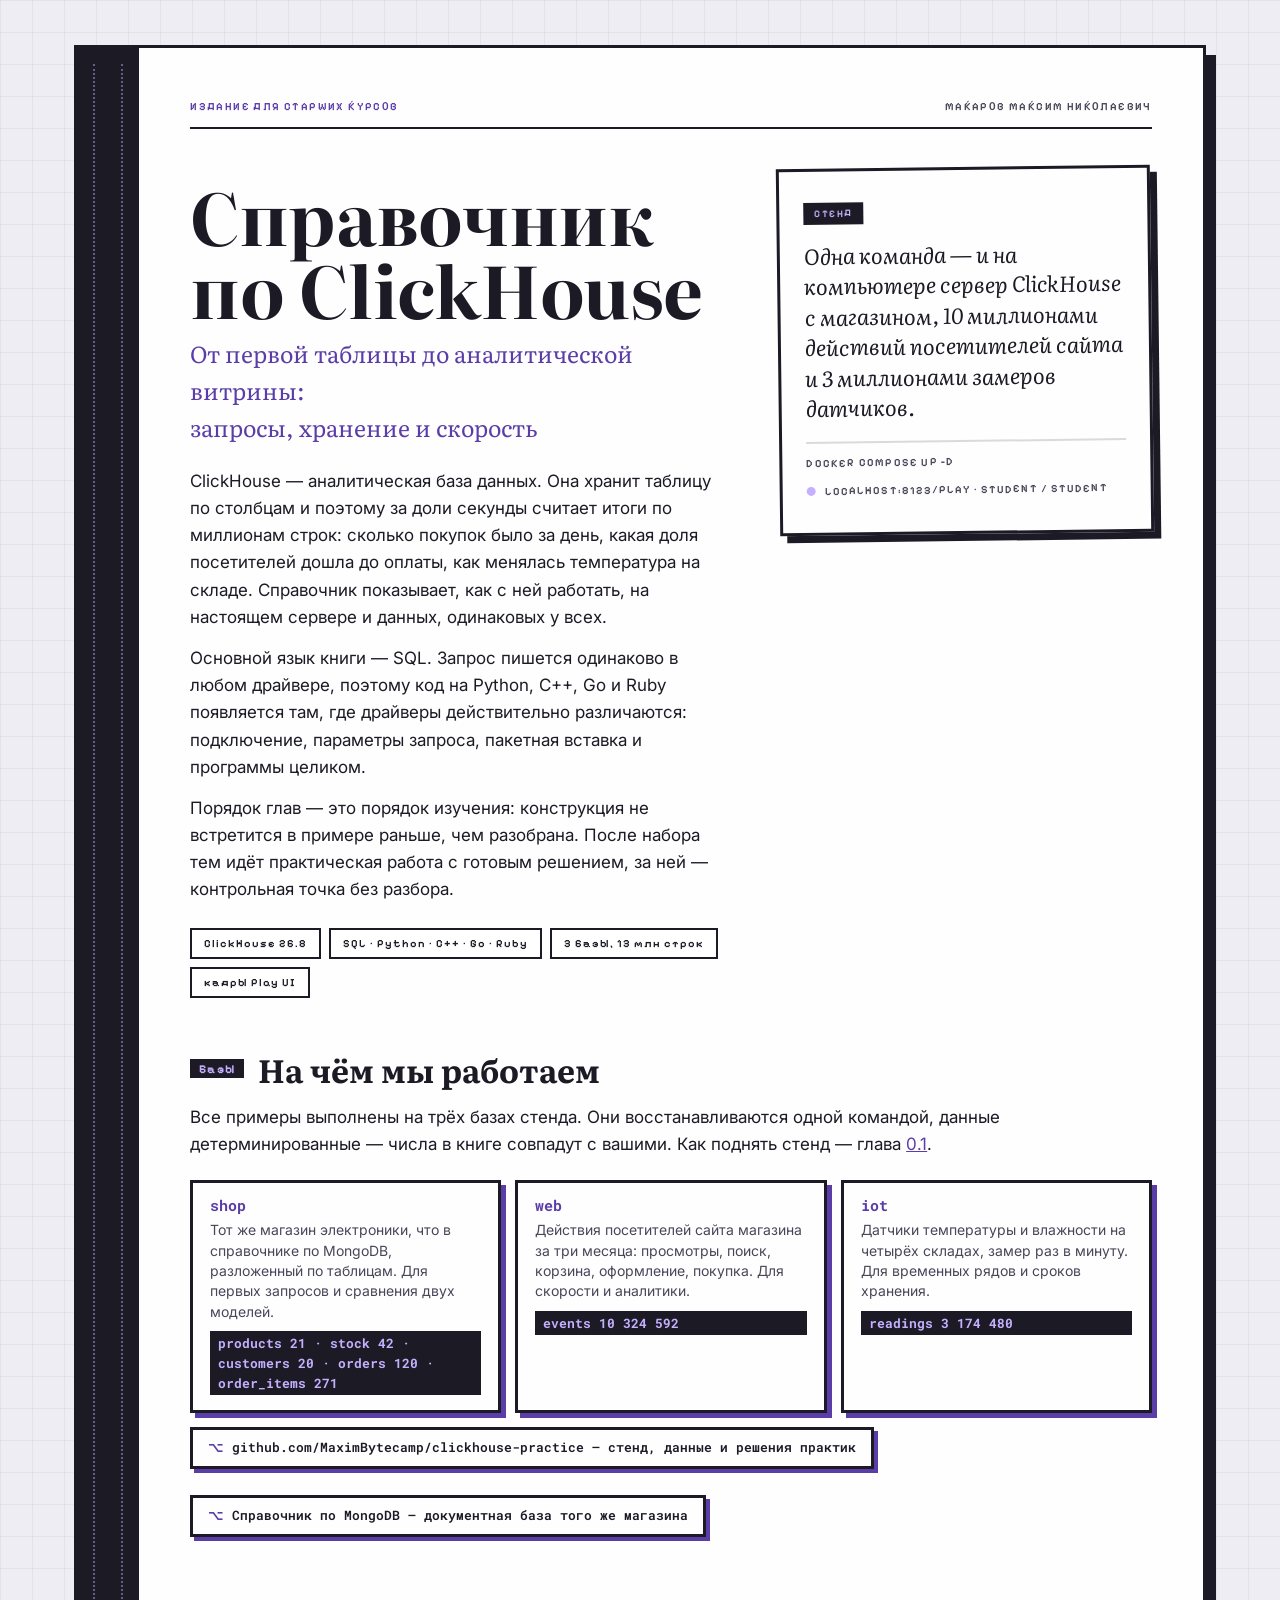
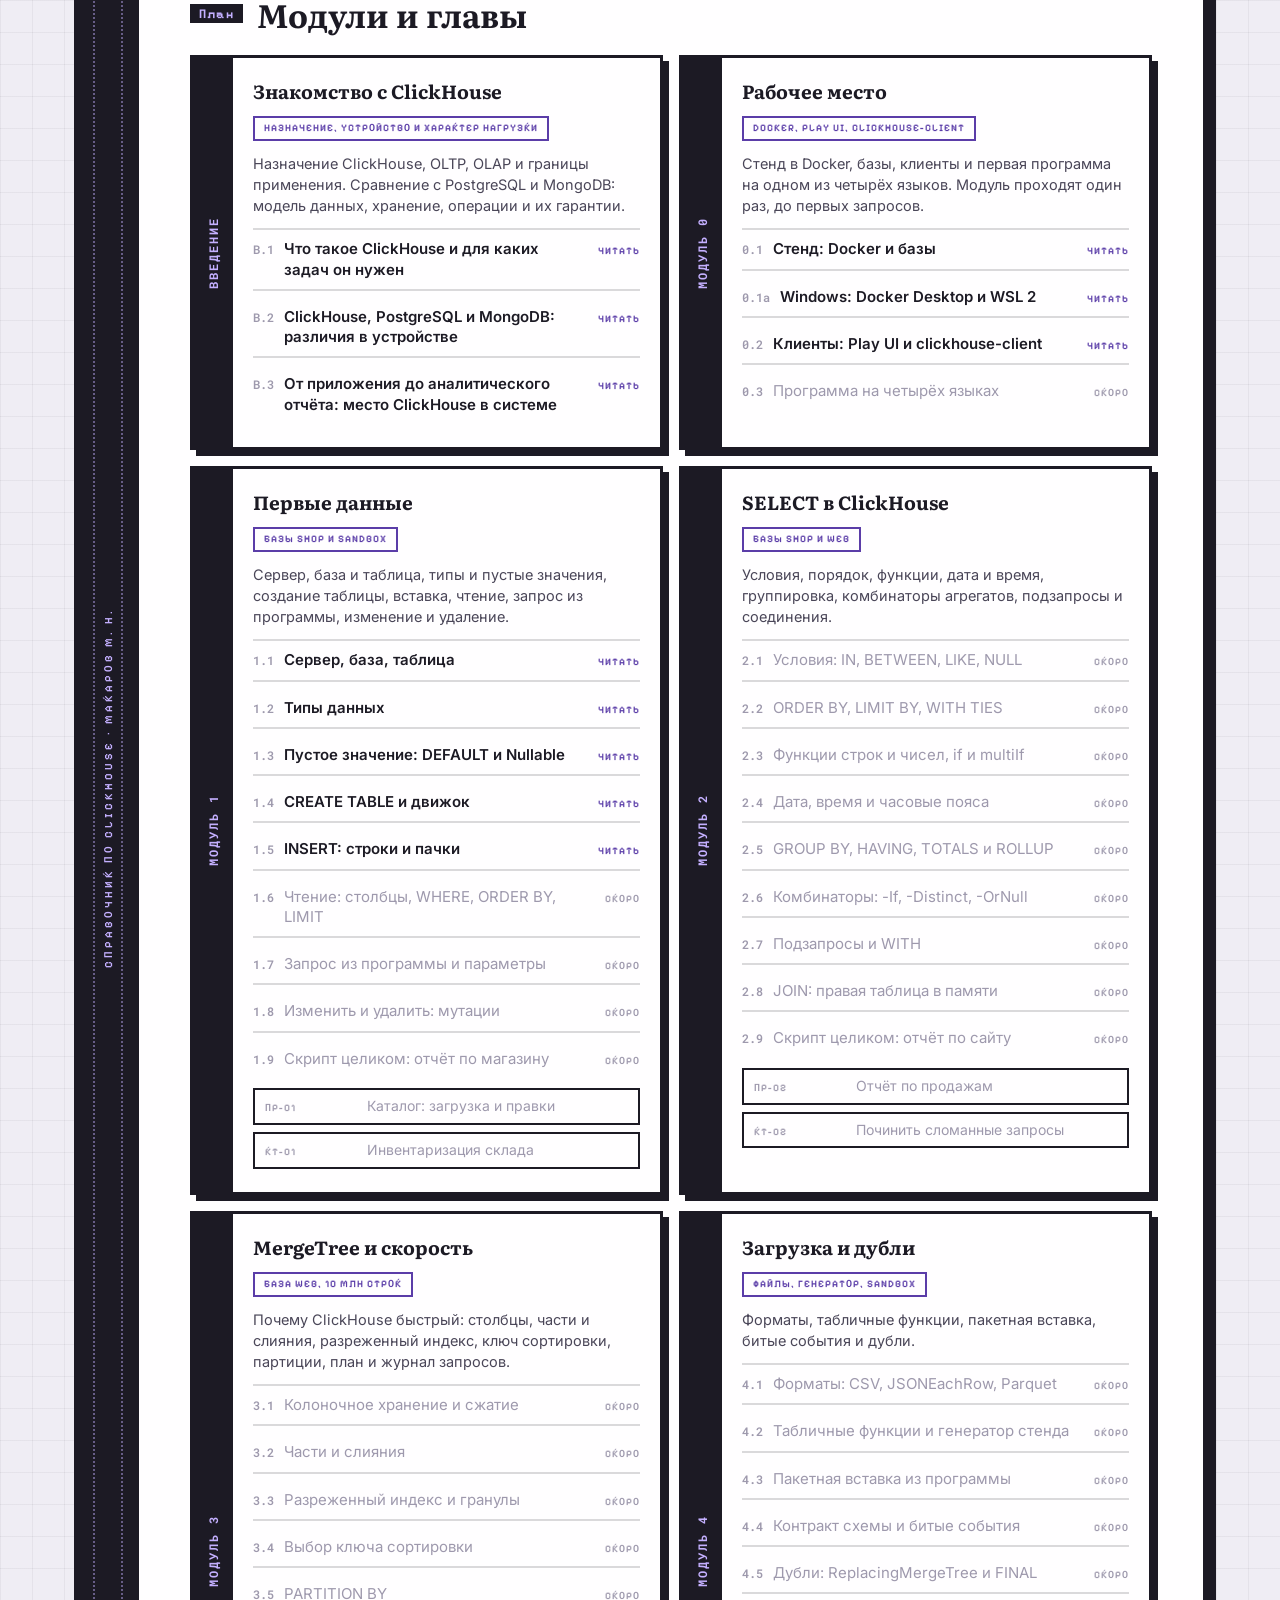
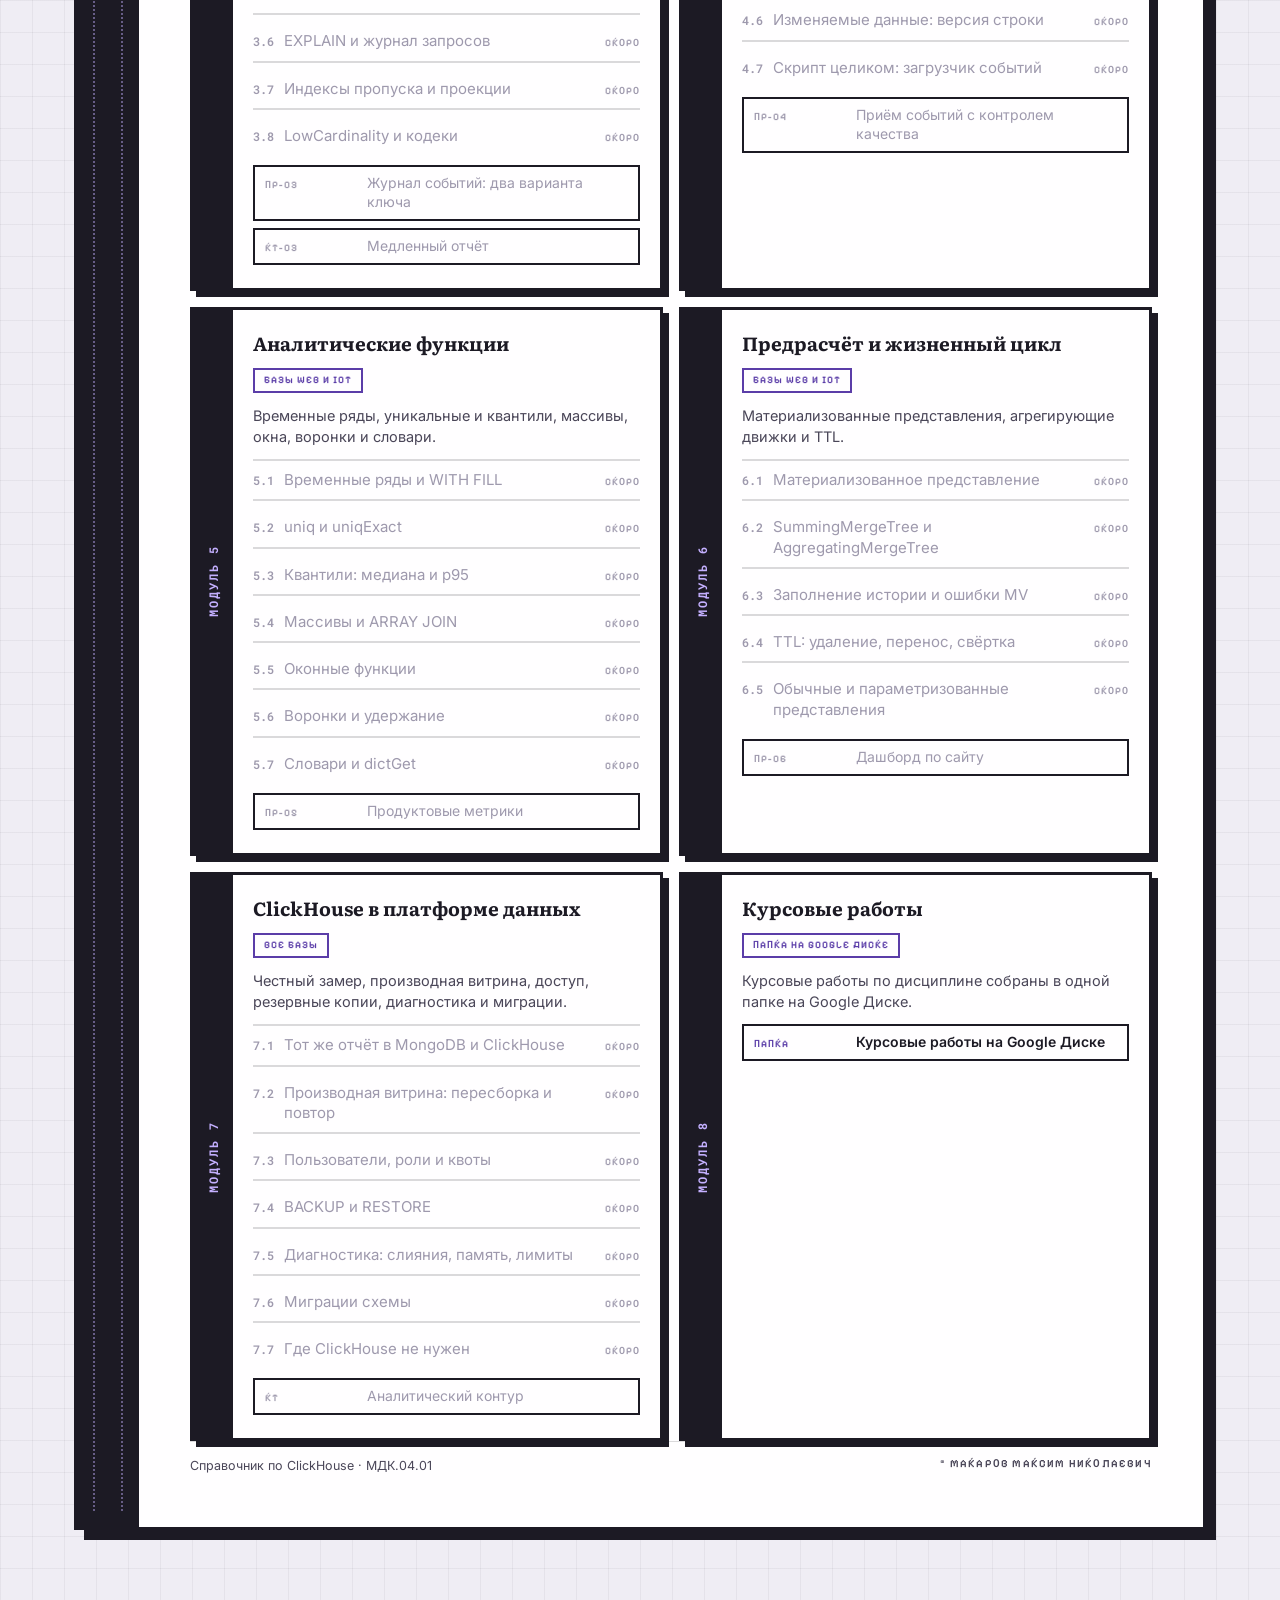
<file: index.html>
<!doctype html>
<html lang="ru">
<head>
  <meta charset="utf-8">
  <meta name="viewport" content="width=device-width, initial-scale=1">
  <meta name="theme-color" content="#1C1A24">
  <title>Справочник по ClickHouse</title>
  <link rel="preconnect" href="https://fonts.googleapis.com">
  <link rel="preconnect" href="https://fonts.gstatic.com" crossorigin>
  <link href="https://fonts.googleapis.com/css2?family=Inter:wght@400;500;600;700;800&family=Literata:ital,opsz,wght@0,7..72,600;0,7..72,700;1,7..72,400&family=Pixelify+Sans:wght@500;600;700&family=Roboto+Mono:wght@400;500;700&display=swap" rel="stylesheet">
  <link rel="stylesheet" href="styles.css">
  <style>
    .cover { display: grid; grid-template-columns: minmax(0, 1.15fr) minmax(260px, .8fr); gap: clamp(24px, 4vw, 56px); align-items: start; }
    .cover h1 { margin: 12px 0 10px; font-family: var(--display); font-size: clamp(36px, 5.6vw, 74px); line-height: 1.02; letter-spacing: -.5px; }
    .cover__sub { margin: 0 0 22px; font-family: var(--display); font-size: clamp(17px, 1.8vw, 26px); color: var(--leaf); }
    .cover__meta { display: flex; flex-wrap: wrap; gap: 8px; margin: 24px 0 0; }
    .cover__meta span { padding: 8px 12px; border: 2px solid var(--ink); background: #fff; font: 600 11px/1 var(--pixel); letter-spacing: 1px; }

    /* Обложка справа: лист-логотип и живой сервер. */
    .card-stand { padding: 26px 24px 22px; border: 3px solid var(--ink); background: var(--page); box-shadow: 7px 7px 0 var(--ink); transform: rotate(-.7deg); }
    .card-stand__tag { display: inline-block; margin: 0 0 16px; padding: 6px 11px; background: var(--ink); color: var(--leaf-bright); font: 600 10px/1 var(--pixel); letter-spacing: 1.4px; text-transform: uppercase; }
    .card-stand blockquote { margin: 0 0 18px; font-family: var(--display); font-style: italic; font-size: clamp(18px, 1.7vw, 24px); line-height: 1.4; }
    .card-stand__sign { display: block; padding-top: 12px; border-top: 2px solid var(--rule); font: 600 11px/1.5 var(--pixel); letter-spacing: 1.2px; text-transform: uppercase; color: var(--ink-soft); }
    .card-stand__live { display: flex; align-items: center; gap: 9px; margin-top: 14px; font: 600 11px/1 var(--pixel); letter-spacing: 1.1px; text-transform: uppercase; color: var(--ink-soft); }

    .dbs { display: grid; grid-template-columns: repeat(auto-fit, minmax(230px, 1fr)); gap: 14px; margin: 22px 0 8px; }
    .db { padding: 15px 17px; border: 3px solid var(--ink); background: var(--page); box-shadow: 5px 5px 0 var(--leaf); }
    .db b { display: block; font: 700 15px/1 var(--mono); color: var(--leaf); margin-bottom: 7px; }
    .db p { margin: 0 0 9px; font-size: 14px; line-height: 1.45; color: var(--ink-soft); }
    .db code { display: block; padding: 2px 8px; background: var(--ink); font-size: 12.5px; color: var(--leaf-bright); font-weight: 700; }

    .modules { display: grid; grid-template-columns: repeat(auto-fill, minmax(min(330px, 100%), 1fr)); gap: 16px; margin-top: 22px; }
    .module { display: grid; grid-template-columns: 40px minmax(0, 1fr); border: 3px solid var(--ink); background: var(--page); box-shadow: 6px 6px 0 var(--ink); }
    .module__spine { background: var(--ink); color: var(--leaf-bright); display: flex; align-items: center; justify-content: center; }
    .module__spine b { writing-mode: vertical-rl; transform: rotate(180deg); font: 700 12px/1 var(--mono); letter-spacing: 2px; }
    .module__body { padding: 18px 20px 16px; }
    .module h3 { margin: 0 0 6px; font-family: var(--display); font-size: 19px; }
    .module > .module__body > p { margin: 0 0 12px; font-size: 14.5px; line-height: 1.45; color: var(--ink-soft); }
    .module__db { display: inline-block; margin-bottom: 12px; padding: 3px 9px; border: 2px solid var(--leaf); font: 600 10px/1.5 var(--pixel); letter-spacing: 1px; text-transform: uppercase; color: var(--leaf); }
    .toc { margin: 0; padding: 0; list-style: none; border-top: 2px solid var(--rule); }
    .toc li { border-bottom: 2px solid var(--rule); }
    .toc li:last-child { border-bottom: 0; }
    .toc a, .toc s { display: flex; align-items: baseline; gap: 10px; padding: 9px 0; text-decoration: none; font-size: 15px; }
    .toc a { color: var(--ink); font-weight: 600; }
    .toc a:hover { color: var(--leaf); }
    .toc s { color: var(--ink-faint); text-decoration: none; }
    .toc a > span, .toc s > span { flex: 1 1 auto; min-width: 0; line-height: 1.35; }
    .toc b { flex: 0 0 auto; font: 600 12px/1.4 var(--mono); color: var(--ink-faint); }
    .toc em { flex: 0 0 auto; margin-left: auto; font: 600 10px/1 var(--pixel); letter-spacing: 1px; text-transform: uppercase; font-style: normal; color: var(--leaf); }
    .toc s em { color: var(--ink-faint); }
    .toc--work { margin-top: 10px; border-top: 0; }
    .toc--work li { border-bottom: 0; }
    .toc--work a, .toc--work s { padding: 7px 10px; margin-top: 6px; border: 2px solid var(--ink); font-size: 14px; }
    .toc--work .work-kind { font: 600 10px/1 var(--pixel); letter-spacing: 1px; text-transform: uppercase; color: var(--leaf); }
    .toc--work s .work-kind { color: var(--ink-faint); }
    /* Подпись вида работы — колонка постоянной ширины: название не наезжает на неё и не съезжает к середине. */
    .toc--work .work-kind { flex: 0 0 92px; white-space: nowrap; }
    /* Карточка соседнего справочника System design: заметнее обычной ссылки. */
    .sd-card { display: grid; grid-template-columns: minmax(0, 1fr) auto; gap: 14px 22px; align-items: center; margin: 22px 0 10px; padding: 20px 22px; border: 3px solid var(--ink); background: var(--ink); color: #fff; text-decoration: none; box-shadow: 8px 8px 0 #0B6E8A; transition: transform .15s ease, box-shadow .15s ease; }
    .sd-card:hover { color: #fff; transform: translate(-2px, -2px); box-shadow: 10px 10px 0 var(--leaf-bright); }
    .sd-card__scheme { grid-column: 1 / -1; display: flex; flex-wrap: wrap; align-items: center; gap: 6px; }
    .sd-card__scheme i { padding: 4px 9px; border: 2px solid #4FC3DD; color: #D6EEF3; font: 600 11px/1.3 var(--mono); font-style: normal; }
    .sd-card__scheme b { color: #4FC3DD; font: 700 14px/1 var(--mono); }
    .sd-card__text { display: block; }
    .sd-card__tag { display: block; margin-bottom: 4px; font: 600 10.5px/1.4 var(--pixel); letter-spacing: 1.3px; text-transform: uppercase; color: #4FC3DD; }
    .sd-card strong { display: block; margin-bottom: 6px; font-family: var(--display); font-size: clamp(21px, 2.4vw, 28px); line-height: 1.15; }
    .sd-card__text > span:last-child { display: block; font-size: 15px; line-height: 1.5; color: #C8D9D2; }
    .sd-card__go { padding: 12px 18px; background: #4FC3DD; color: var(--ink); font: 700 12px/1.3 var(--mono); letter-spacing: 1px; text-transform: uppercase; white-space: nowrap; }
    @media (max-width: 700px) { .sd-card { grid-template-columns: 1fr; } .sd-card__go { justify-self: start; } }
  </style>
</head>
<body>
  <div class="book">
    <div class="book__body">
      <div class="spine"><span>Справочник по ClickHouse · Макаров М. Н.</span></div>

      <main class="leaf">
        <div class="running">
          <p class="eyebrow">Издание для старших курсов</p>
          <p class="running__folio">Макаров Максим Николаевич</p>
        </div>

        <section class="cover">
          <div>
            <h1>Справочник<br>по ClickHouse</h1>
            <p class="cover__sub">От первой таблицы до аналитической витрины:<br>запросы, хранение и скорость</p>
            <p>ClickHouse — аналитическая база данных. Она хранит таблицу по столбцам и поэтому за доли секунды считает итоги по миллионам строк: сколько покупок было за день, какая доля посетителей дошла до оплаты, как менялась температура на складе. Справочник показывает, как с ней работать, на настоящем сервере и данных, одинаковых у всех.</p>
            <p>Основной язык книги — SQL. Запрос пишется одинаково в любом драйвере, поэтому код на Python, C++, Go и Ruby появляется там, где драйверы действительно различаются: подключение, параметры запроса, пакетная вставка и программы целиком.</p>
            <p>Порядок глав — это порядок изучения: конструкция не встретится в примере раньше, чем разобрана. После набора тем идёт практическая работа с готовым решением, за ней — контрольная точка без разбора.</p>
            <div class="cover__meta">
              <span>ClickHouse 26.8</span><span>SQL · Python · C++ · Go · Ruby</span><span>3 базы, 13 млн строк</span><span>кадры Play UI</span>
            </div>
          </div>

          <aside class="card-stand">
            <span class="card-stand__tag">Стенд</span>
            <blockquote>Одна команда — и на компьютере сервер ClickHouse с магазином, 10 миллионами действий посетителей сайта и 3 миллионами замеров датчиков.</blockquote>
            <span class="card-stand__sign">docker compose up -d</span>
            <p class="card-stand__live"><span class="pulse"></span> localhost:8123/play · student / student</p>
          </aside>
        </section>

        <h2><span class="sec">Базы</span>На чём мы работаем</h2>
        <p>Все примеры выполнены на трёх базах стенда. Они восстанавливаются одной командой, данные детерминированные — числа в книге совпадут с вашими. Как поднять стенд — глава <a href="temy/01-stend/index.html">0.1</a>.</p>
        <div class="dbs">
          <article class="db">
            <b>shop</b>
            <p>Тот же магазин электроники, что в справочнике по MongoDB, разложенный по таблицам. Для первых запросов и сравнения двух моделей.</p>
            <code>products 21 · stock 42 · customers 20 · orders 120 · order_items 271</code>
          </article>
          <article class="db">
            <b>web</b>
            <p>Действия посетителей сайта магазина за три месяца: просмотры, поиск, корзина, оформление, покупка. Для скорости и аналитики.</p>
            <code>events 10 324 592</code>
          </article>
          <article class="db">
            <b>iot</b>
            <p>Датчики температуры и влажности на четырёх складах, замер раз в минуту. Для временных рядов и сроков хранения.</p>
            <code>readings 3 174 480</code>
          </article>
        </div>
        <p><a class="repo" href="https://github.com/MaximBytecamp/clickhouse-practice">github.com/MaximBytecamp/clickhouse-practice — стенд, данные и решения практик</a></p>
        <p><a class="repo" href="https://maximbytecamp.github.io/mongodb_theory_makarov/">Справочник по MongoDB — документная база того же магазина</a></p>

        <h2 id="modules"><span class="sec">План</span>Модули и главы</h2>

        <div class="modules">
          <article class="module">
            <div class="module__spine"><b>ВВЕДЕНИЕ</b></div>
            <div class="module__body">
              <h3>Знакомство с ClickHouse</h3>
              <span class="module__db">назначение, устройство и характер нагрузки</span>
              <p>Назначение ClickHouse, OLTP, OLAP и границы применения. Сравнение с PostgreSQL и MongoDB: модель данных, хранение, операции и их гарантии.</p>
              <ul class="toc">
                <li><a href="temy/v01-chto-takoe-clickhouse/index.html"><b>В.1</b><span>Что такое ClickHouse и для каких задач он нужен</span><em>читать</em></a></li>
                <li><a href="temy/v02-clickhouse-postgresql-mongodb/index.html"><b>В.2</b><span>ClickHouse, PostgreSQL и MongoDB: различия в устройстве</span><em>читать</em></a></li>
                <li><a href="temy/v03-put-dannyh/index.html"><b>В.3</b><span>От приложения до аналитического отчёта: место ClickHouse в системе</span><em>читать</em></a></li>
              </ul>
            </div>
          </article>
          <article class="module">
            <div class="module__spine"><b>МОДУЛЬ 0</b></div>
            <div class="module__body">
              <h3>Рабочее место</h3>
              <span class="module__db">Docker, Play UI, clickhouse-client</span>
              <p>Стенд в Docker, базы, клиенты и первая программа на одном из четырёх языков. Модуль проходят один раз, до первых запросов.</p>
              <ul class="toc">
                <li><a href="temy/01-stend/index.html"><b>0.1</b><span>Стенд: Docker и базы</span><em>читать</em></a></li>
                <li><a href="temy/01a-windows-wsl/index.html"><b>0.1а</b><span>Windows: Docker Desktop и WSL 2</span><em>читать</em></a></li>
                <li><a href="temy/02-klienty/index.html"><b>0.2</b><span>Клиенты: Play UI и clickhouse-client</span><em>читать</em></a></li>
                <li><s><b>0.3</b><span>Программа на четырёх языках</span><em>скоро</em></s></li>
              </ul>
            </div>
          </article>
          <article class="module">
            <div class="module__spine"><b>МОДУЛЬ 1</b></div>
            <div class="module__body">
              <h3>Первые данные</h3>
              <span class="module__db">базы shop и sandbox</span>
              <p>Сервер, база и таблица, типы и пустые значения, создание таблицы, вставка, чтение, запрос из программы, изменение и удаление.</p>
              <ul class="toc">
                <li><a href="temy/11-server-baza-tablica/index.html"><b>1.1</b><span>Сервер, база, таблица</span><em>читать</em></a></li>
                <li><a href="temy/12-tipy/index.html"><b>1.2</b><span>Типы данных</span><em>читать</em></a></li>
                <li><a href="temy/13-pustoe-znachenie/index.html"><b>1.3</b><span>Пустое значение: DEFAULT и Nullable</span><em>читать</em></a></li>
                <li><a href="temy/14-create-table/index.html"><b>1.4</b><span>CREATE TABLE и движок</span><em>читать</em></a></li>
                <li><a href="temy/15-insert/index.html"><b>1.5</b><span>INSERT: строки и пачки</span><em>читать</em></a></li>
                <li><s><b>1.6</b><span>Чтение: столбцы, WHERE, ORDER BY, LIMIT</span><em>скоро</em></s></li>
                <li><s><b>1.7</b><span>Запрос из программы и параметры</span><em>скоро</em></s></li>
                <li><s><b>1.8</b><span>Изменить и удалить: мутации</span><em>скоро</em></s></li>
                <li><s><b>1.9</b><span>Скрипт целиком: отчёт по магазину</span><em>скоро</em></s></li>
              </ul>
              <ul class="toc toc--work">
                <li><s><span class="work-kind">ПР-01</span><span>Каталог: загрузка и правки</span></s></li>
                <li><s><span class="work-kind">КТ-01</span><span>Инвентаризация склада</span></s></li>
              </ul>
            </div>
          </article>
          <article class="module">
            <div class="module__spine"><b>МОДУЛЬ 2</b></div>
            <div class="module__body">
              <h3>SELECT в ClickHouse</h3>
              <span class="module__db">базы shop и web</span>
              <p>Условия, порядок, функции, дата и время, группировка, комбинаторы агрегатов, подзапросы и соединения.</p>
              <ul class="toc">
                <li><s><b>2.1</b><span>Условия: IN, BETWEEN, LIKE, NULL</span><em>скоро</em></s></li>
                <li><s><b>2.2</b><span>ORDER BY, LIMIT BY, WITH TIES</span><em>скоро</em></s></li>
                <li><s><b>2.3</b><span>Функции строк и чисел, if и multiIf</span><em>скоро</em></s></li>
                <li><s><b>2.4</b><span>Дата, время и часовые пояса</span><em>скоро</em></s></li>
                <li><s><b>2.5</b><span>GROUP BY, HAVING, TOTALS и ROLLUP</span><em>скоро</em></s></li>
                <li><s><b>2.6</b><span>Комбинаторы: -If, -Distinct, -OrNull</span><em>скоро</em></s></li>
                <li><s><b>2.7</b><span>Подзапросы и WITH</span><em>скоро</em></s></li>
                <li><s><b>2.8</b><span>JOIN: правая таблица в памяти</span><em>скоро</em></s></li>
                <li><s><b>2.9</b><span>Скрипт целиком: отчёт по сайту</span><em>скоро</em></s></li>
              </ul>
              <ul class="toc toc--work">
                <li><s><span class="work-kind">ПР-02</span><span>Отчёт по продажам</span></s></li>
                <li><s><span class="work-kind">КТ-02</span><span>Починить сломанные запросы</span></s></li>
              </ul>
            </div>
          </article>
          <article class="module">
            <div class="module__spine"><b>МОДУЛЬ 3</b></div>
            <div class="module__body">
              <h3>MergeTree и скорость</h3>
              <span class="module__db">база web, 10 млн строк</span>
              <p>Почему ClickHouse быстрый: столбцы, части и слияния, разреженный индекс, ключ сортировки, партиции, план и журнал запросов.</p>
              <ul class="toc">
                <li><s><b>3.1</b><span>Колоночное хранение и сжатие</span><em>скоро</em></s></li>
                <li><s><b>3.2</b><span>Части и слияния</span><em>скоро</em></s></li>
                <li><s><b>3.3</b><span>Разреженный индекс и гранулы</span><em>скоро</em></s></li>
                <li><s><b>3.4</b><span>Выбор ключа сортировки</span><em>скоро</em></s></li>
                <li><s><b>3.5</b><span>PARTITION BY</span><em>скоро</em></s></li>
                <li><s><b>3.6</b><span>EXPLAIN и журнал запросов</span><em>скоро</em></s></li>
                <li><s><b>3.7</b><span>Индексы пропуска и проекции</span><em>скоро</em></s></li>
                <li><s><b>3.8</b><span>LowCardinality и кодеки</span><em>скоро</em></s></li>
              </ul>
              <ul class="toc toc--work">
                <li><s><span class="work-kind">ПР-03</span><span>Журнал событий: два варианта ключа</span></s></li>
                <li><s><span class="work-kind">КТ-03</span><span>Медленный отчёт</span></s></li>
              </ul>
            </div>
          </article>
          <article class="module">
            <div class="module__spine"><b>МОДУЛЬ 4</b></div>
            <div class="module__body">
              <h3>Загрузка и дубли</h3>
              <span class="module__db">файлы, генератор, sandbox</span>
              <p>Форматы, табличные функции, пакетная вставка, битые события и дубли.</p>
              <ul class="toc">
                <li><s><b>4.1</b><span>Форматы: CSV, JSONEachRow, Parquet</span><em>скоро</em></s></li>
                <li><s><b>4.2</b><span>Табличные функции и генератор стенда</span><em>скоро</em></s></li>
                <li><s><b>4.3</b><span>Пакетная вставка из программы</span><em>скоро</em></s></li>
                <li><s><b>4.4</b><span>Контракт схемы и битые события</span><em>скоро</em></s></li>
                <li><s><b>4.5</b><span>Дубли: ReplacingMergeTree и FINAL</span><em>скоро</em></s></li>
                <li><s><b>4.6</b><span>Изменяемые данные: версия строки</span><em>скоро</em></s></li>
                <li><s><b>4.7</b><span>Скрипт целиком: загрузчик событий</span><em>скоро</em></s></li>
              </ul>
              <ul class="toc toc--work">
                <li><s><span class="work-kind">ПР-04</span><span>Приём событий с контролем качества</span></s></li>
              </ul>
            </div>
          </article>
          <article class="module">
            <div class="module__spine"><b>МОДУЛЬ 5</b></div>
            <div class="module__body">
              <h3>Аналитические функции</h3>
              <span class="module__db">базы web и iot</span>
              <p>Временные ряды, уникальные и квантили, массивы, окна, воронки и словари.</p>
              <ul class="toc">
                <li><s><b>5.1</b><span>Временные ряды и WITH FILL</span><em>скоро</em></s></li>
                <li><s><b>5.2</b><span>uniq и uniqExact</span><em>скоро</em></s></li>
                <li><s><b>5.3</b><span>Квантили: медиана и p95</span><em>скоро</em></s></li>
                <li><s><b>5.4</b><span>Массивы и ARRAY JOIN</span><em>скоро</em></s></li>
                <li><s><b>5.5</b><span>Оконные функции</span><em>скоро</em></s></li>
                <li><s><b>5.6</b><span>Воронки и удержание</span><em>скоро</em></s></li>
                <li><s><b>5.7</b><span>Словари и dictGet</span><em>скоро</em></s></li>
              </ul>
              <ul class="toc toc--work">
                <li><s><span class="work-kind">ПР-05</span><span>Продуктовые метрики</span></s></li>
              </ul>
            </div>
          </article>
          <article class="module">
            <div class="module__spine"><b>МОДУЛЬ 6</b></div>
            <div class="module__body">
              <h3>Предрасчёт и жизненный цикл</h3>
              <span class="module__db">базы web и iot</span>
              <p>Материализованные представления, агрегирующие движки и TTL.</p>
              <ul class="toc">
                <li><s><b>6.1</b><span>Материализованное представление</span><em>скоро</em></s></li>
                <li><s><b>6.2</b><span>SummingMergeTree и AggregatingMergeTree</span><em>скоро</em></s></li>
                <li><s><b>6.3</b><span>Заполнение истории и ошибки MV</span><em>скоро</em></s></li>
                <li><s><b>6.4</b><span>TTL: удаление, перенос, свёртка</span><em>скоро</em></s></li>
                <li><s><b>6.5</b><span>Обычные и параметризованные представления</span><em>скоро</em></s></li>
              </ul>
              <ul class="toc toc--work">
                <li><s><span class="work-kind">ПР-06</span><span>Дашборд по сайту</span></s></li>
              </ul>
            </div>
          </article>
          <article class="module">
            <div class="module__spine"><b>МОДУЛЬ 7</b></div>
            <div class="module__body">
              <h3>ClickHouse в платформе данных</h3>
              <span class="module__db">все базы</span>
              <p>Честный замер, производная витрина, доступ, резервные копии, диагностика и миграции.</p>
              <ul class="toc">
                <li><s><b>7.1</b><span>Тот же отчёт в MongoDB и ClickHouse</span><em>скоро</em></s></li>
                <li><s><b>7.2</b><span>Производная витрина: пересборка и повтор</span><em>скоро</em></s></li>
                <li><s><b>7.3</b><span>Пользователи, роли и квоты</span><em>скоро</em></s></li>
                <li><s><b>7.4</b><span>BACKUP и RESTORE</span><em>скоро</em></s></li>
                <li><s><b>7.5</b><span>Диагностика: слияния, память, лимиты</span><em>скоро</em></s></li>
                <li><s><b>7.6</b><span>Миграции схемы</span><em>скоро</em></s></li>
                <li><s><b>7.7</b><span>Где ClickHouse не нужен</span><em>скоро</em></s></li>
              </ul>
              <ul class="toc toc--work">
                <li><s><span class="work-kind">КТ</span><span>Аналитический контур</span></s></li>
              </ul>
            </div>
          </article>
          <article class="module">
            <div class="module__spine"><b>МОДУЛЬ 8</b></div>
            <div class="module__body">
              <h3>Курсовые работы</h3>
              <span class="module__db">папка на Google Диске</span>
              <p>Курсовые работы по дисциплине собраны в одной папке на Google Диске.</p>
              <ul class="toc toc--work">
                <li><a href="https://drive.google.com/drive/folders/1jJkZDFJcSgztaFWketCZnz65b5UvsKJO?usp=sharing" target="_blank" rel="noopener"><span class="work-kind">ПАПКА</span><span>Курсовые работы на Google Диске</span></a></li>
              </ul>
            </div>
          </article>
        </div>

        <div class="colophon">
          <span>Справочник по ClickHouse · МДК.04.01</span>
          <span class="author-line">© Макаров Максим Николаевич</span>
        </div>
      </main>
    </div>
  </div>
</body>
</html>
</file>
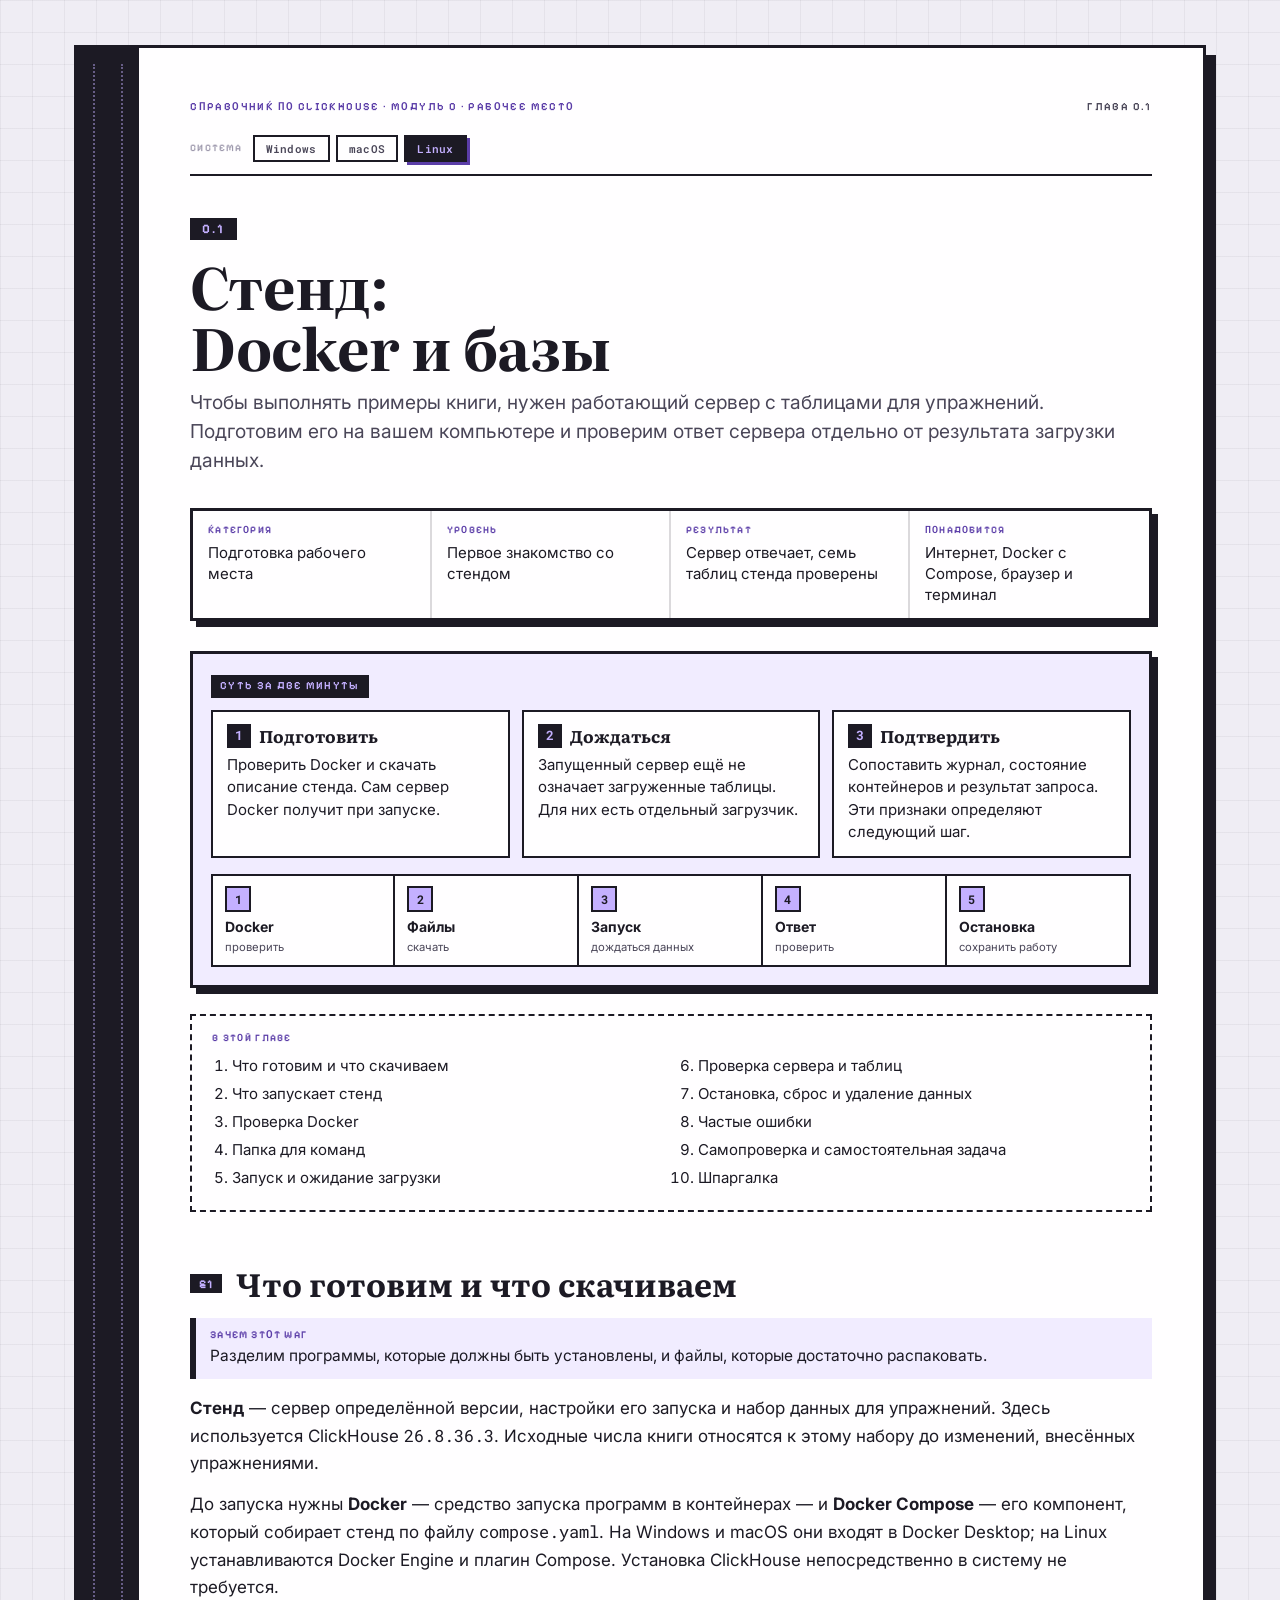
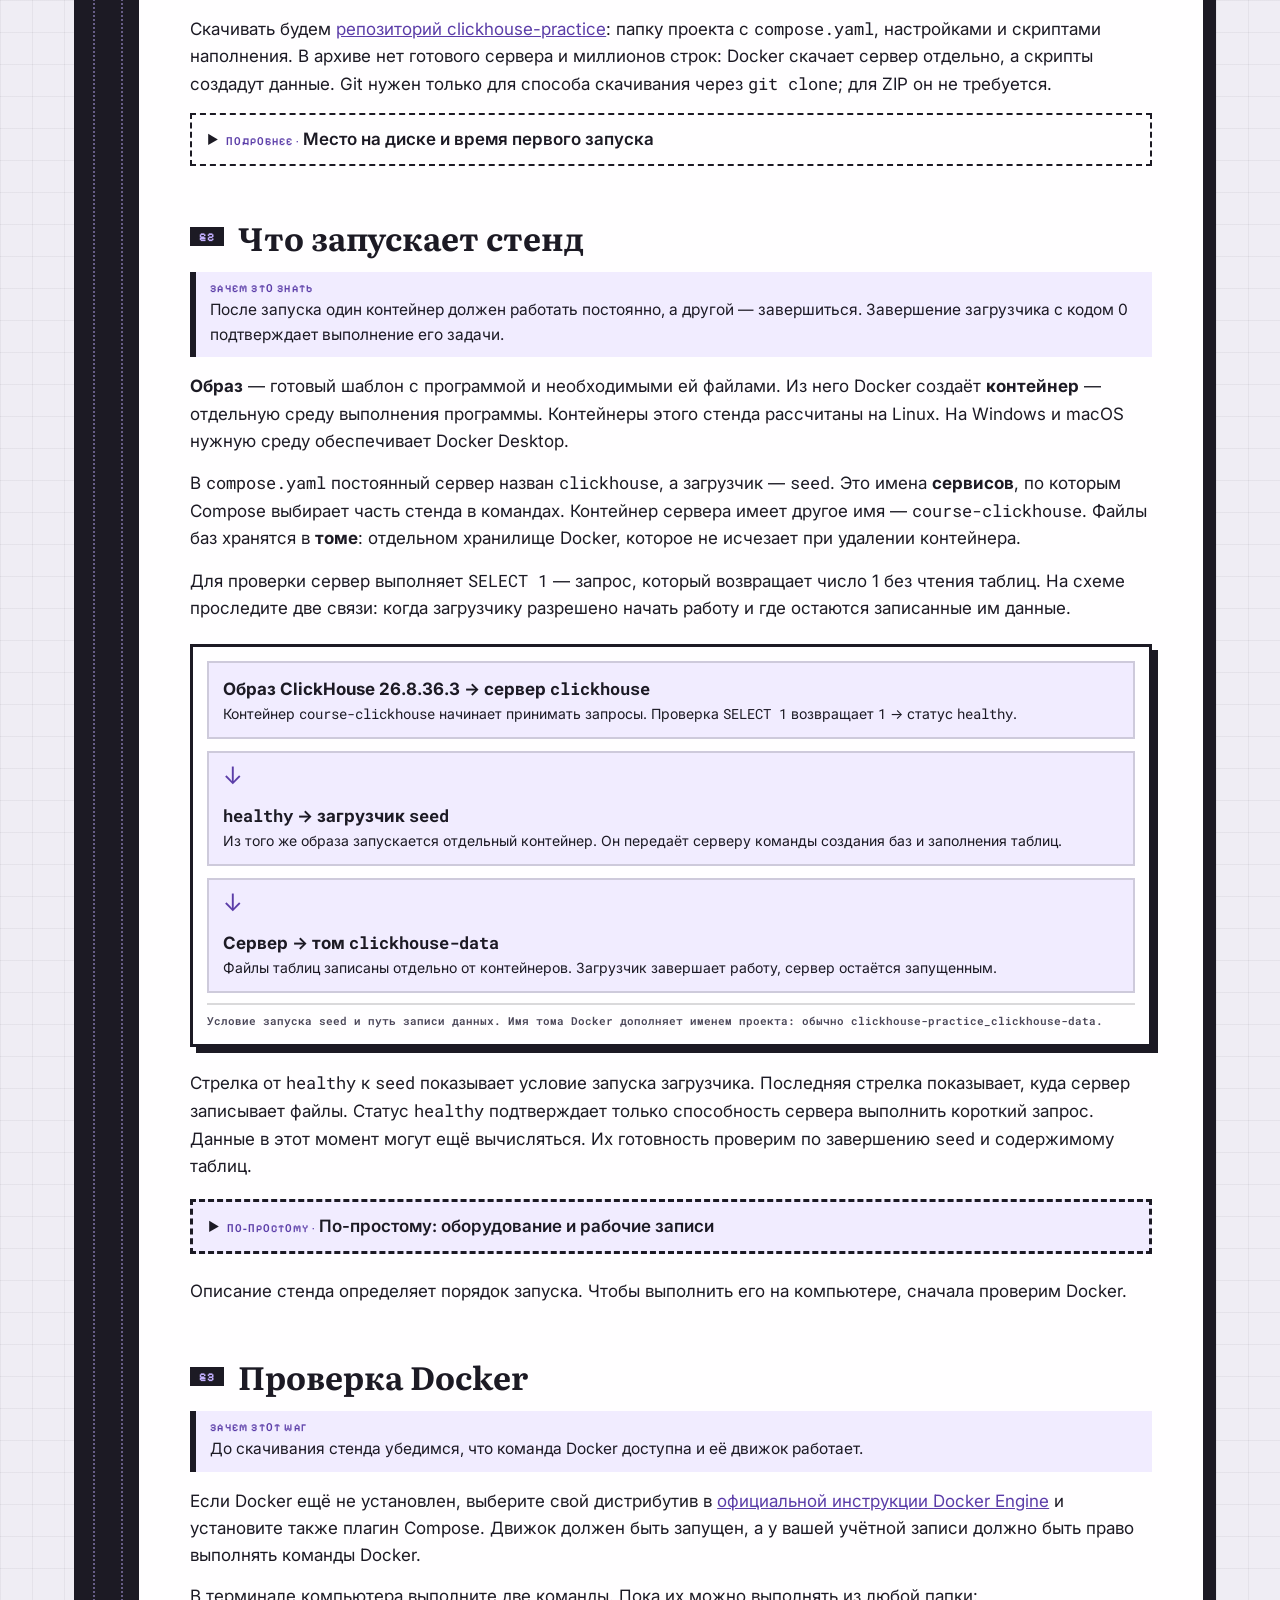
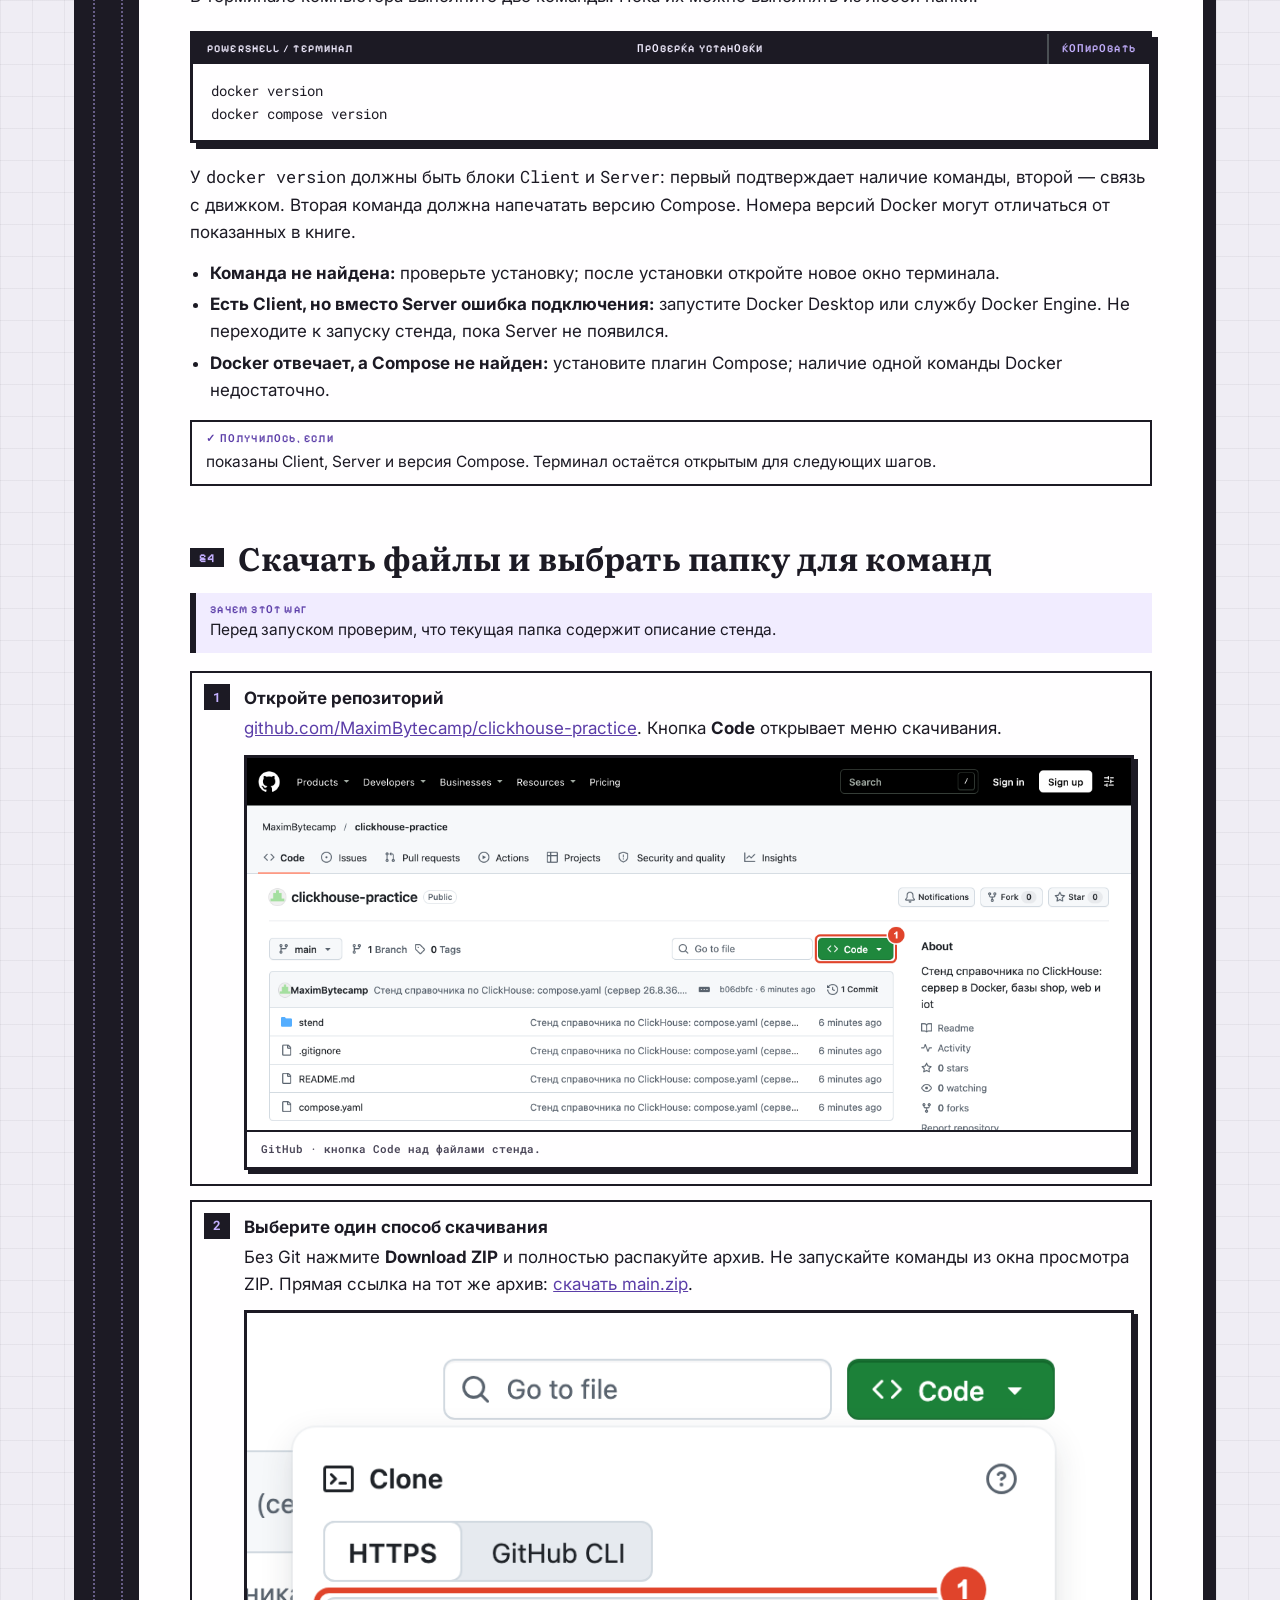
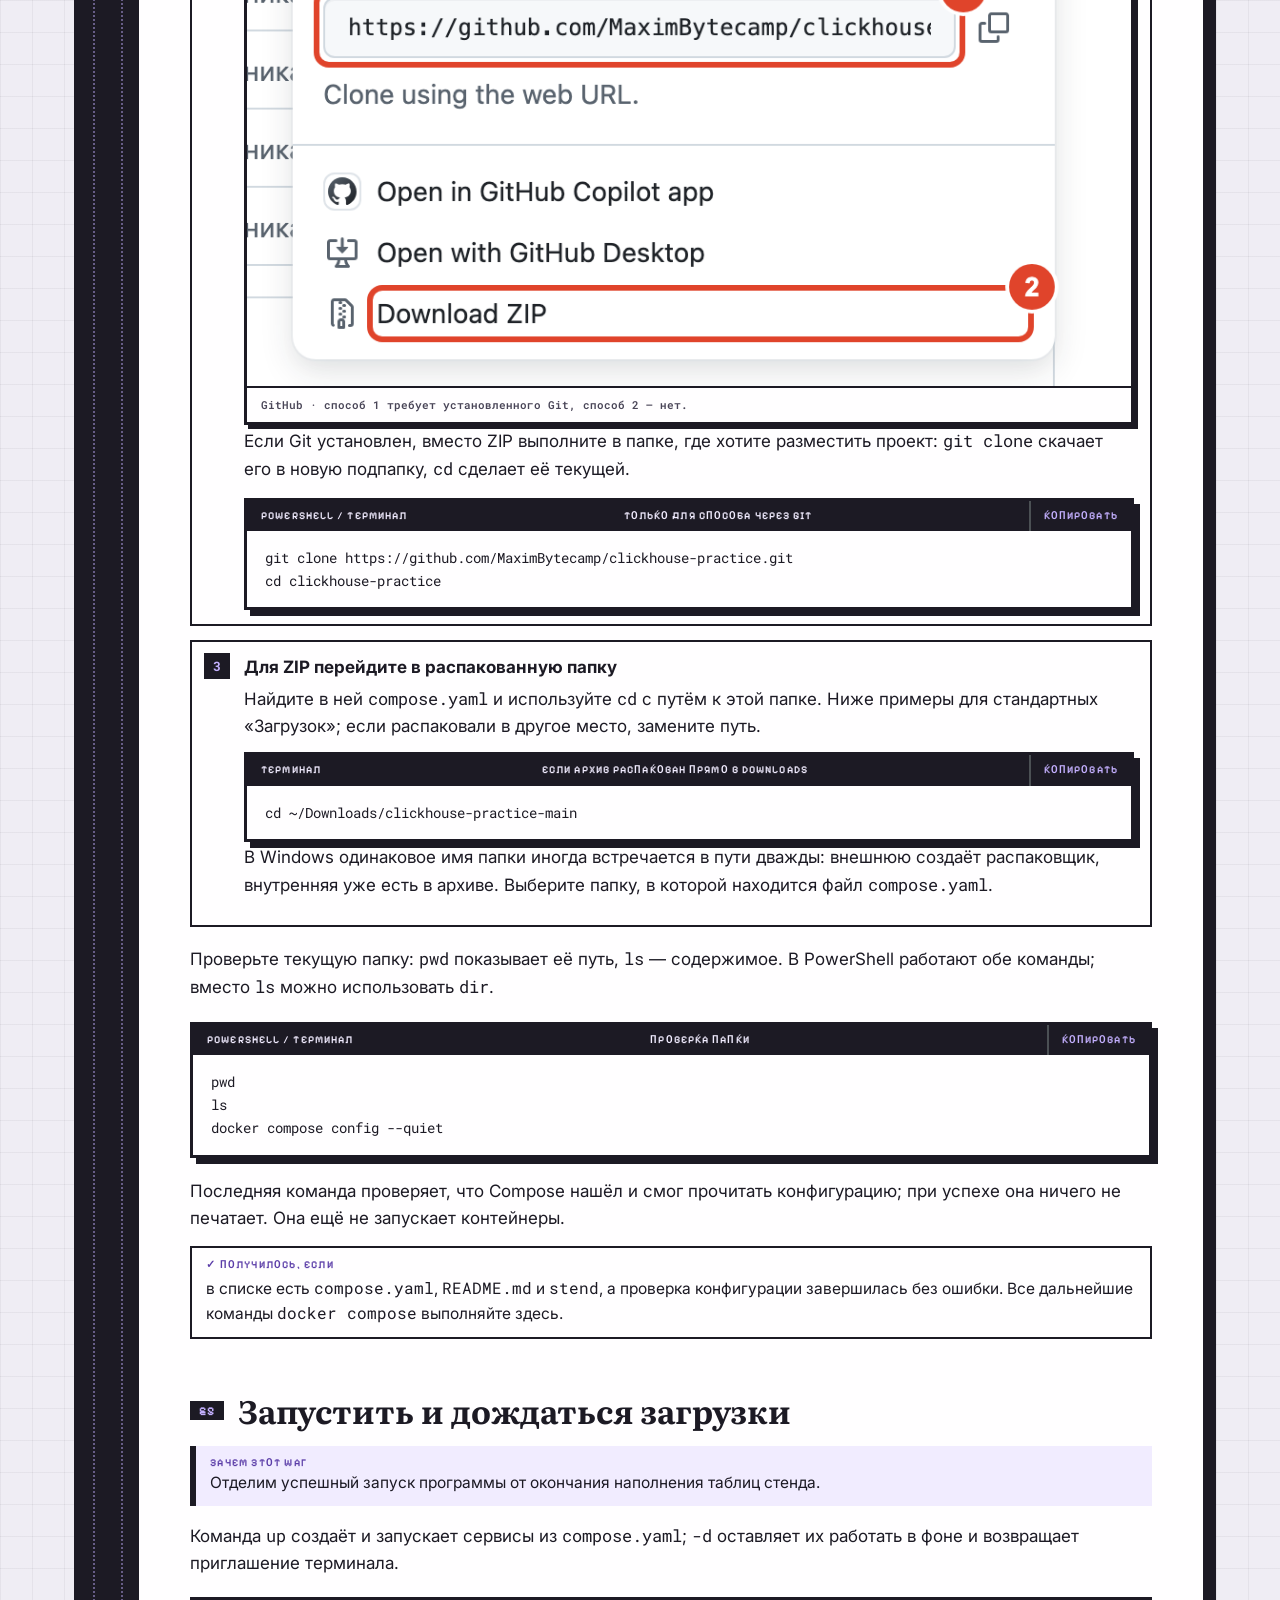
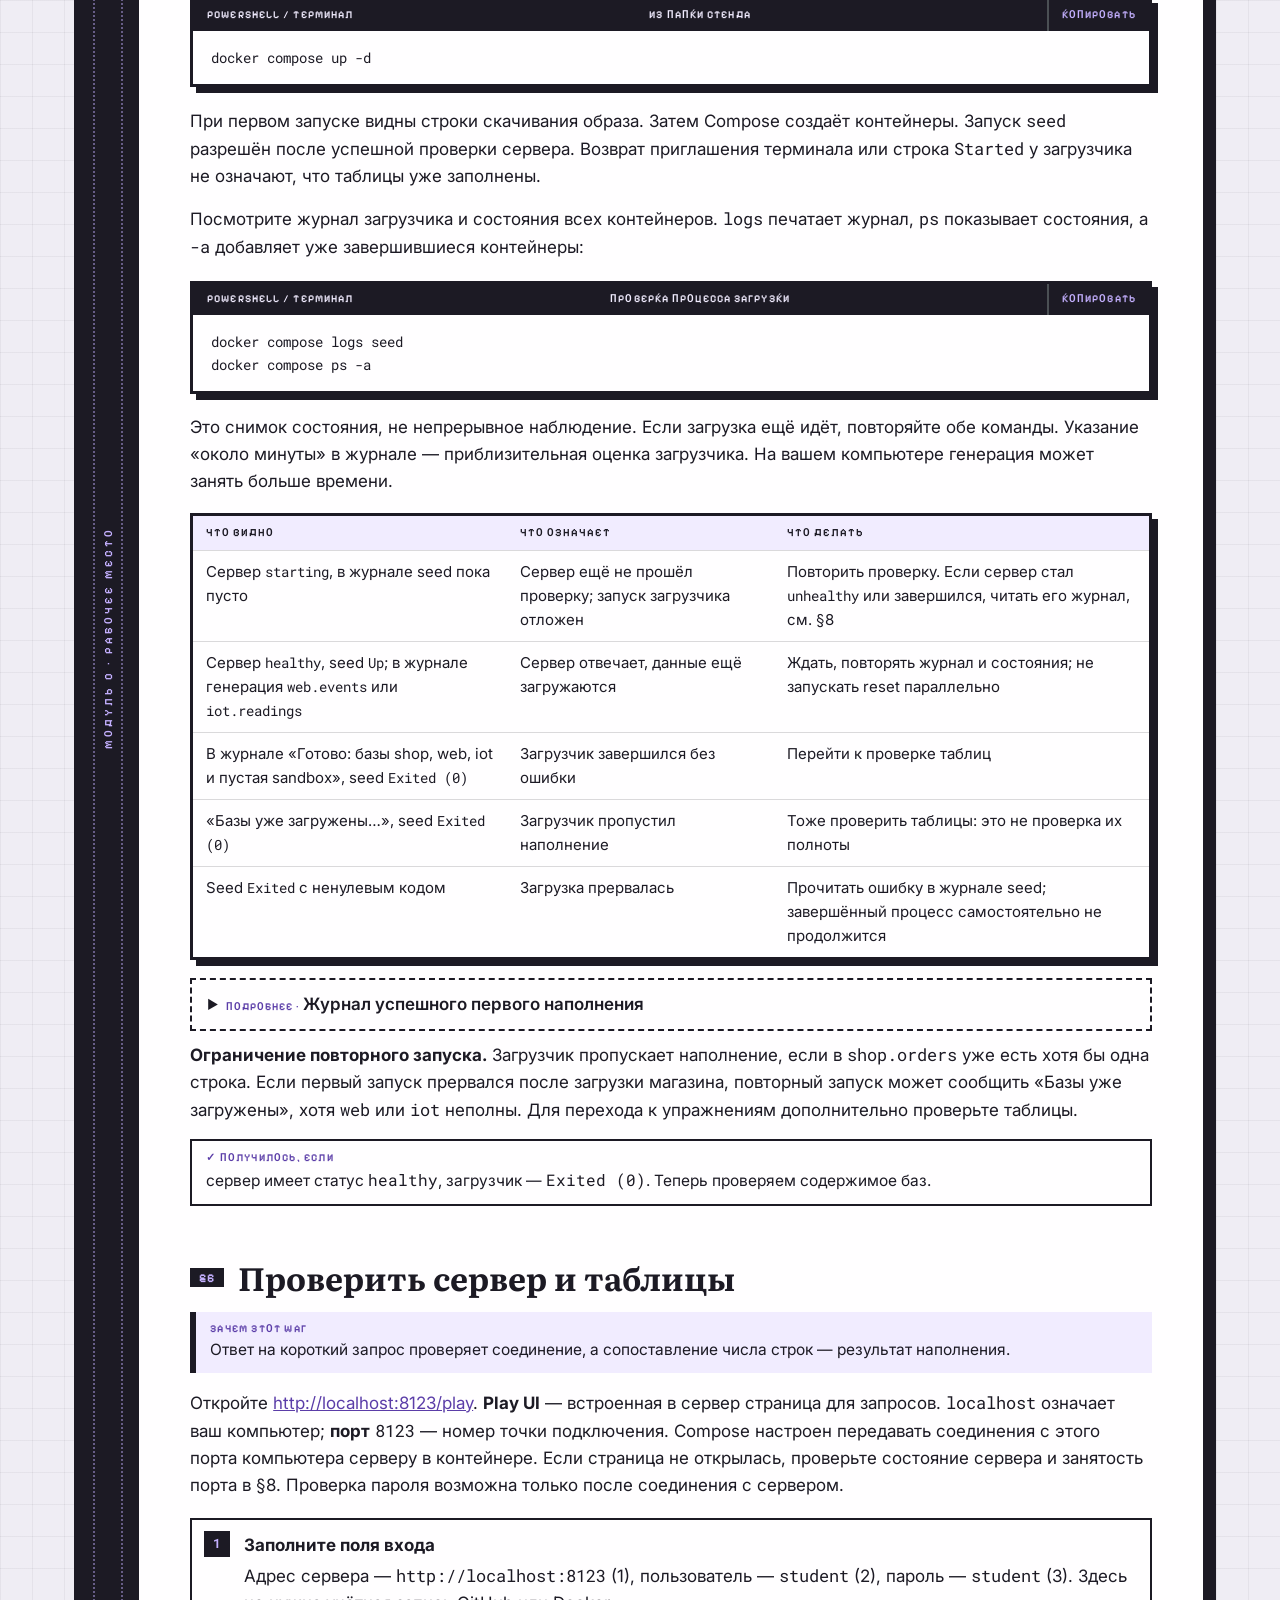
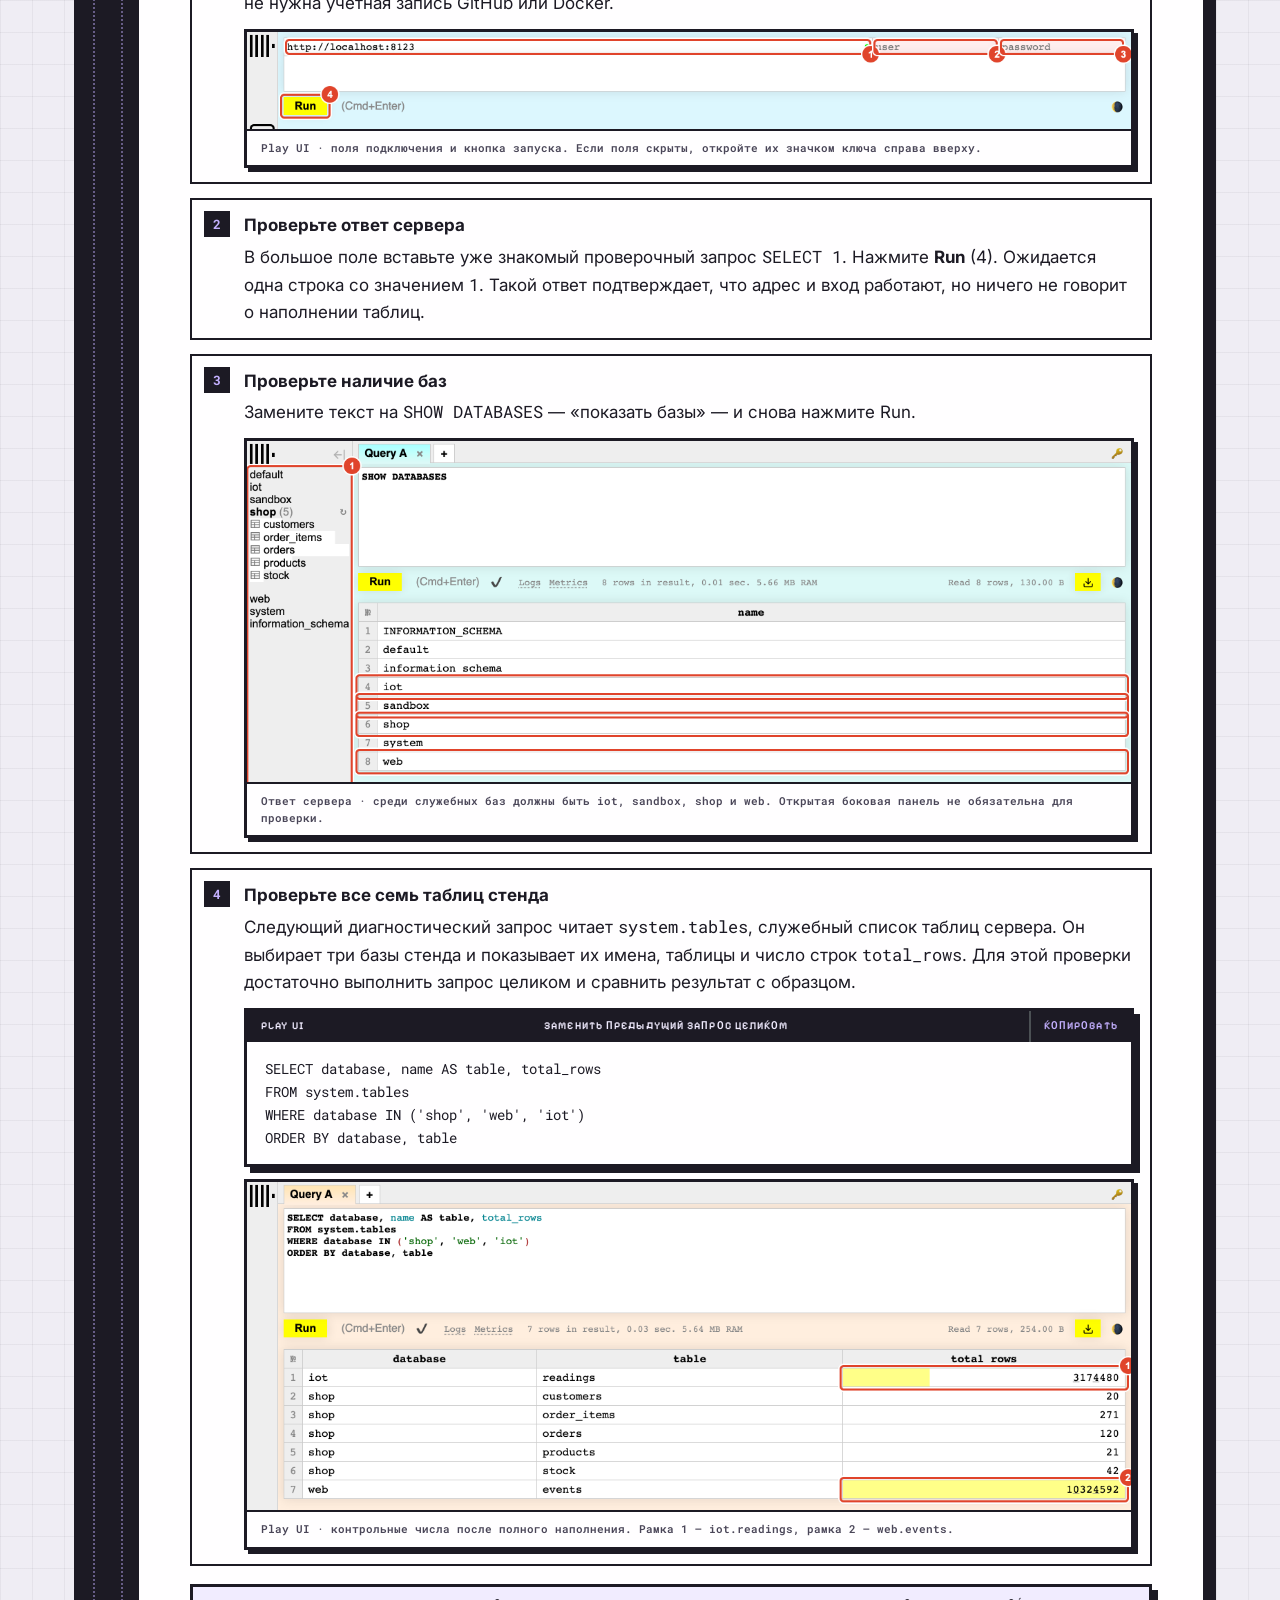
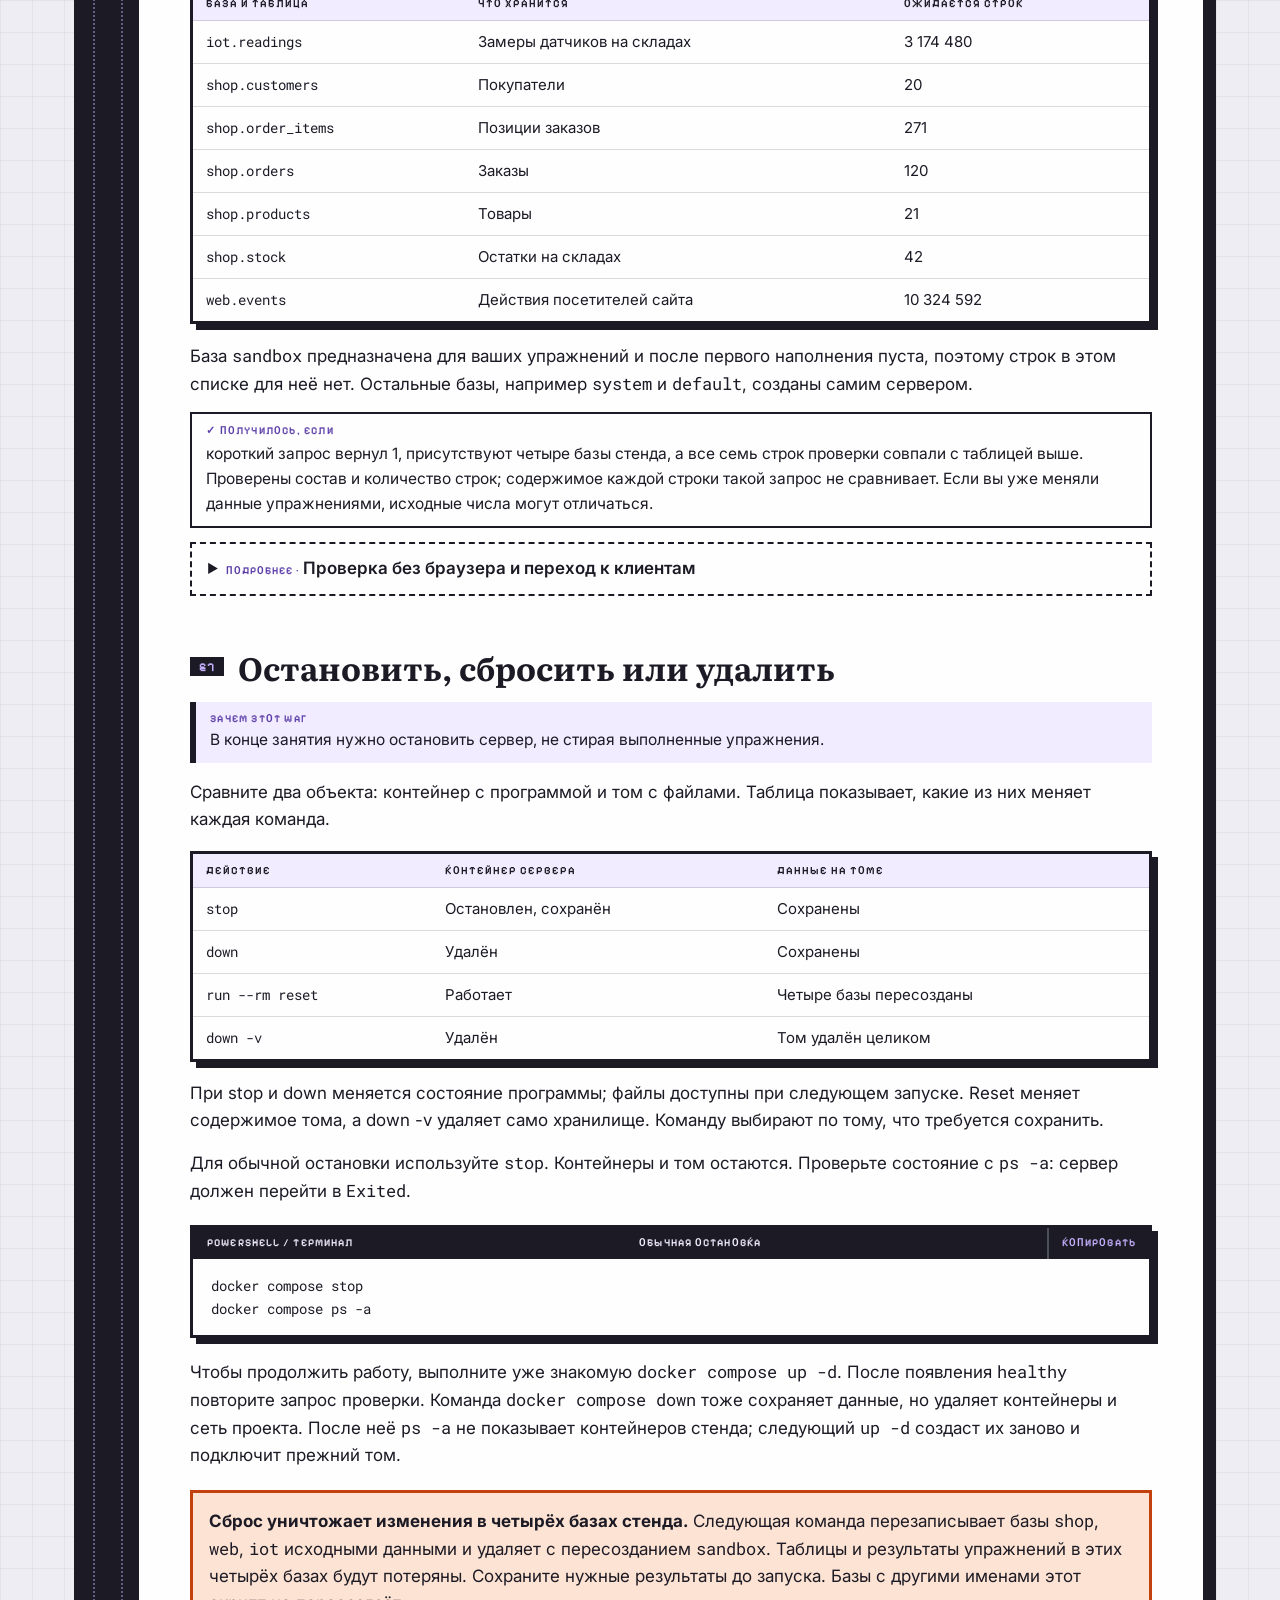
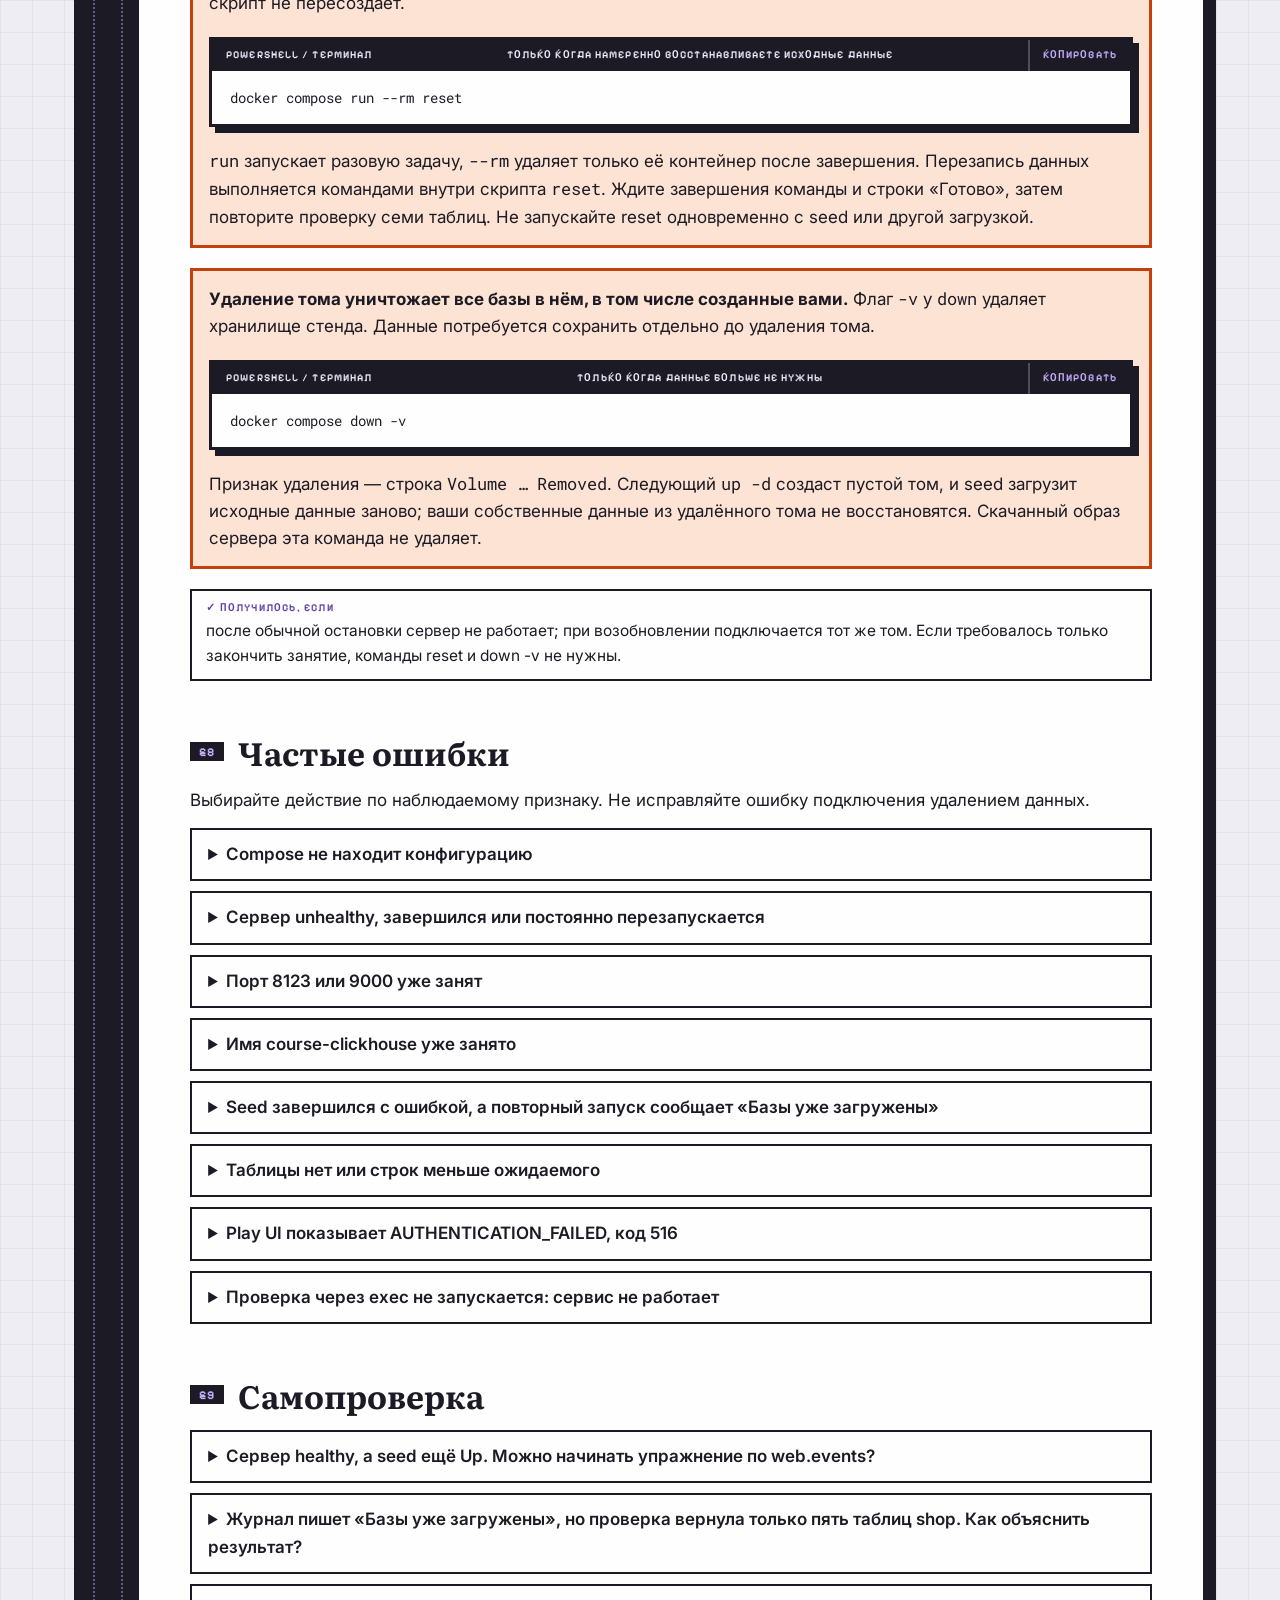
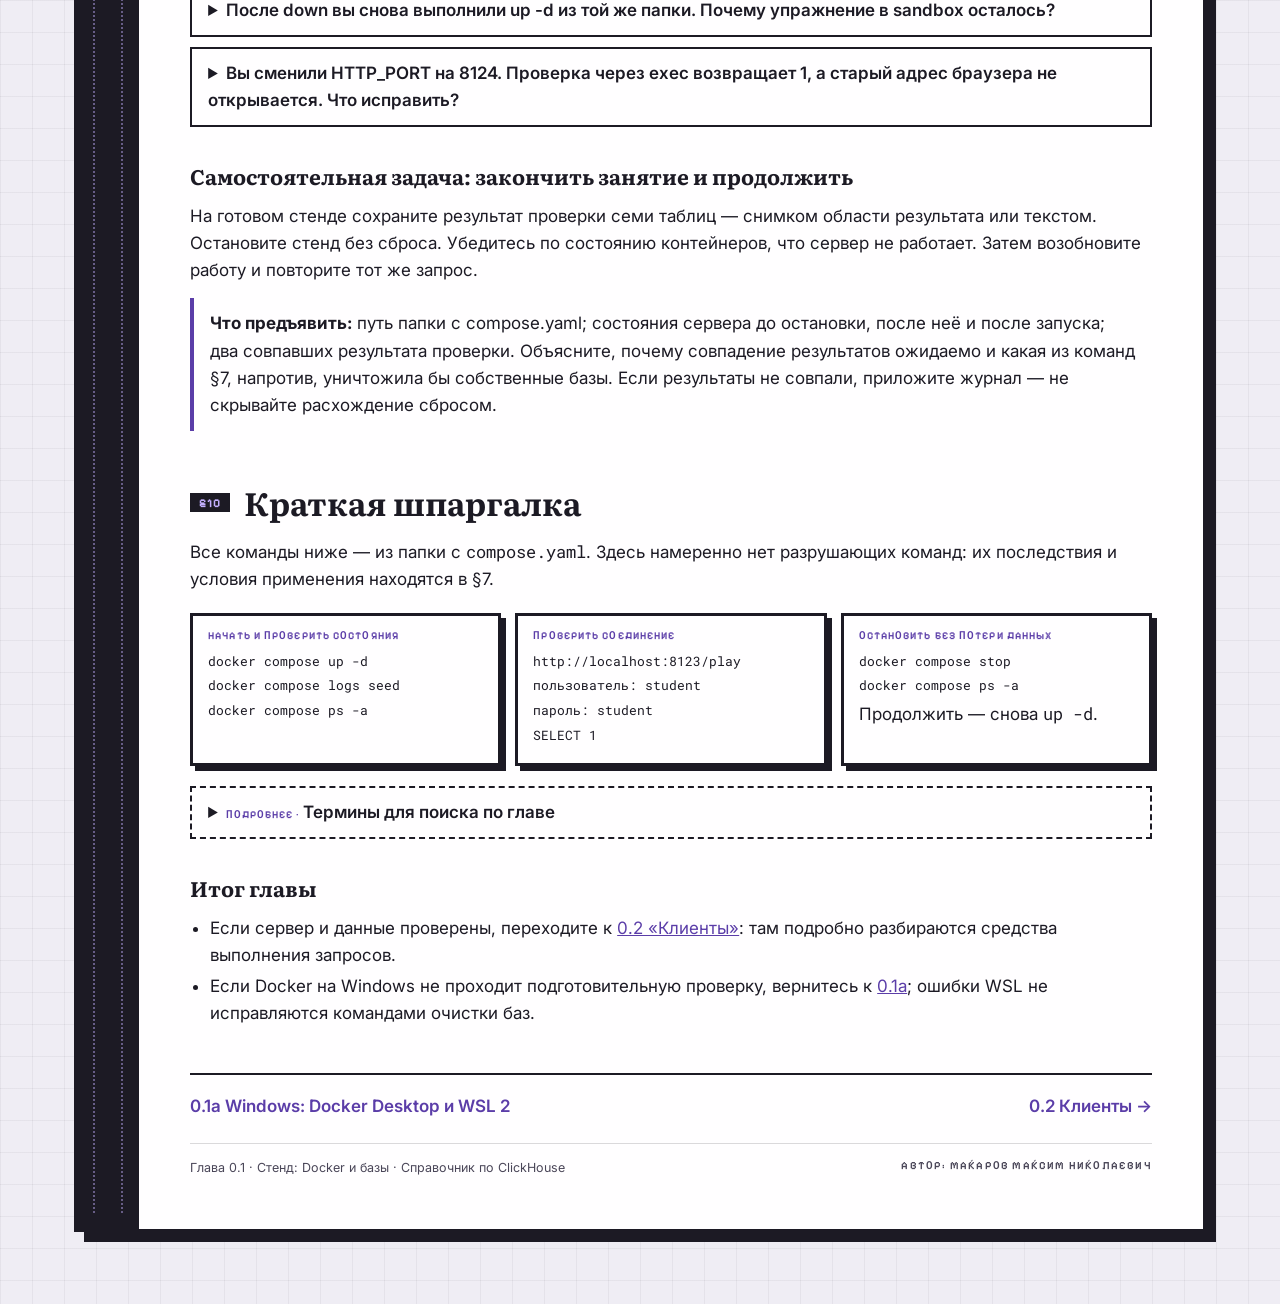
<file: temy/01-stend/index.html>
<!doctype html>
<html lang="ru">
<head>
  <meta charset="utf-8">
  <meta name="viewport" content="width=device-width, initial-scale=1">
  <meta name="theme-color" content="#1C1A24">
  <title>0.1 Стенд: Docker и базы · Справочник по ClickHouse</title>
  <link rel="preconnect" href="https://fonts.googleapis.com">
  <link rel="preconnect" href="https://fonts.gstatic.com" crossorigin>
  <link href="https://fonts.googleapis.com/css2?family=Inter:wght@400;500;600;700;800&family=Literata:ital,opsz,wght@0,7..72,600;0,7..72,700;1,7..72,400&family=Pixelify+Sans:wght@500;600;700&family=Roboto+Mono:wght@400;500;700&display=swap" rel="stylesheet">
  <link rel="stylesheet" href="../../styles.css">
  <script>
    (function () {
      var os = null;
      try { os = localStorage.getItem('clickhouse-book-os'); } catch (e) {}
      if (!os) {
        var p = (navigator.userAgentData && navigator.userAgentData.platform) || navigator.platform || '';
        os = /win/i.test(p) ? 'win' : /mac|iphone|ipad/i.test(p) ? 'mac' : 'linux';
      }
      document.documentElement.dataset.os = os;
    })();
  </script>
  <style>
    .stand-flow { margin: 22px 0; padding: 18px; border: 3px solid var(--ink); box-shadow: 6px 6px 0 var(--ink); }
    .stand-flow ol { margin: 0; padding: 0; list-style: none; }
    .stand-flow li { padding: 12px 14px; border: 2px solid var(--rule); background: var(--leaf-pale); }
    .stand-flow li + li::before { content: "↓"; display: block; margin: -8px 0 6px; color: var(--leaf); font-size: 24px; }
    .stand-flow li + li { margin-top: 12px; }
    .stand-flow li b, .stand-flow li small { display: block; }
    .stand-flow li small { font-size: 14px; }
    .stand-flow figcaption { margin-top: 12px; font-size: 14px; color: var(--ink-soft); }
    .stand-danger { padding: 14px 16px; border: 3px solid var(--clay); background: var(--clay-pale); margin: 20px 0; }
    .stand-danger > :first-child { margin-top: 0; }
    .stand-danger > :last-child { margin-bottom: 0; }
    .stand-result { padding: 12px 16px; border-left: 4px solid var(--leaf); }
    .stand-result code, .stand-flow code { overflow-wrap: anywhere; }
    .stand-glossary dt { margin-top: 12px; font-weight: 700; }
    .stand-glossary dd { margin-left: 0; }
    @media (max-width: 600px) {
      .stand-flow { padding: 12px; }
      .stand-flow li { padding: 10px; }
      .leaf .gist__cards { grid-template-columns: 1fr; }
      .leaf .cheat { grid-template-columns: minmax(0, 1fr); }
    }
  </style>
</head>
<body>
  <div class="book"><div class="book__body">
    <div class="spine"><span>Модуль 0 · Рабочее место</span></div>
    <main class="leaf">
      <div class="running">
        <p class="eyebrow"><a href="../../index.html" style="text-decoration:none;color:inherit">Справочник по ClickHouse</a> · модуль 0 · рабочее место</p>
        <p class="running__folio">Глава 0.1</p>
      </div>
      <header class="chapter-head">
        <span class="chapter-num">0.1</span>
        <h1>Стенд:<br>Docker и базы</h1>
        <p class="lead">Чтобы выполнять примеры книги, нужен работающий сервер с таблицами для упражнений. Подготовим его на вашем компьютере и проверим ответ сервера отдельно от результата загрузки данных.</p>
      </header>
      <dl class="passport">
        <div><dt>Категория</dt><dd>Подготовка рабочего места</dd></div>
        <div><dt>Уровень</dt><dd>Первое знакомство со стендом</dd></div>
        <div><dt>Результат</dt><dd>Сервер отвечает, семь таблиц стенда проверены</dd></div>
        <div><dt>Понадобится</dt><dd>Интернет, Docker с Compose, браузер и терминал</dd></div>
      </dl>
      <section class="gist" aria-label="Маршрут подготовки">
        <p class="gist__head">Суть за две минуты</p>
        <div class="gist__cards">
          <div><b data-n="1">Подготовить</b><p>Проверить Docker и скачать описание стенда. Сам сервер Docker получит при запуске.</p></div>
          <div><b data-n="2">Дождаться</b><p>Запущенный сервер ещё не означает загруженные таблицы. Для них есть отдельный загрузчик.</p></div>
          <div><b data-n="3">Подтвердить</b><p>Сопоставить журнал, состояние контейнеров и результат запроса. Эти признаки определяют следующий шаг.</p></div>
        </div>
        <ol class="route" aria-label="Шаги главы">
          <li><a href="#s3"><b>Docker</b><small>проверить</small></a></li>
          <li><a href="#s4"><b>Файлы</b><small>скачать</small></a></li>
          <li><a href="#s5"><b>Запуск</b><small>дождаться данных</small></a></li>
          <li><a href="#s7"><b>Ответ</b><small>проверить</small></a></li>
          <li><a href="#s10"><b>Остановка</b><small>сохранить работу</small></a></li>
        </ol>
      </section>
      <nav class="contents"><b>В этой главе</b><ol>
        <li><a href="#s1">Что готовим и что скачиваем</a></li>
        <li><a href="#s2">Что запускает стенд</a></li>
        <li><a href="#s3">Проверка Docker</a></li>
        <li><a href="#s4">Папка для команд</a></li>
        <li><a href="#s5">Запуск и ожидание загрузки</a></li>
        <li><a href="#s7">Проверка сервера и таблиц</a></li>
        <li><a href="#s10">Остановка, сброс и удаление данных</a></li>
        <li><a href="#s12">Частые ошибки</a></li>
        <li><a href="#s13">Самопроверка и самостоятельная задача</a></li>
        <li><a href="#s14">Шпаргалка</a></li>
      </ol></nav>

      <h2 id="s1"><span class="sec">§1</span>Что готовим и что скачиваем</h2>
      <p class="purpose"><b>Зачем этот шаг</b>Разделим программы, которые должны быть установлены, и файлы, которые достаточно распаковать.</p>
      <p><b>Стенд</b> — сервер определённой версии, настройки его запуска и набор данных для упражнений. Здесь используется ClickHouse <code>26.8.36.3</code>. Исходные числа книги относятся к этому набору до изменений, внесённых упражнениями.</p>
      <p>До запуска нужны <b>Docker</b> — средство запуска программ в контейнерах — и <b>Docker Compose</b> — его компонент, который собирает стенд по файлу <code>compose.yaml</code>. На Windows и macOS они входят в Docker Desktop; на Linux устанавливаются Docker Engine и плагин Compose. Установка ClickHouse непосредственно в систему не требуется.</p>
      <p>Скачивать будем <a href="https://github.com/MaximBytecamp/clickhouse-practice">репозиторий clickhouse-practice</a>: папку проекта с <code>compose.yaml</code>, настройками и скриптами наполнения. В архиве нет готового сервера и миллионов строк: Docker скачает сервер отдельно, а скрипты создадут данные. Git нужен только для способа скачивания через <code>git clone</code>; для ZIP он не требуется.</p>
      <details class="more" id="s11"><summary>Место на диске и время первого запуска</summary>
        <p>Нужен запас места не только для архива: Docker хранит скачанные файлы сервера, файлы таблиц и временные файлы загрузки. Если свободного места мало, освободите его до запуска; маленький ZIP не показывает будущий размер стенда.</p>
        <p>Первый запуск включает скачивание образа и вычисление данных. Его длительность зависит от сети, процессора, диска и ресурсов Docker. Если загрузка завершается ошибкой нехватки памяти или места, увеличение времени ожидания её не исправит: сначала устраните причину из журнала.</p>
      </details>

      <h2 id="s2"><span class="sec">§2</span>Что запускает стенд</h2>
      <p class="purpose"><b>Зачем это знать</b>После запуска один контейнер должен работать постоянно, а другой — завершиться. Завершение загрузчика с кодом 0 подтверждает выполнение его задачи.</p>
      <p><b>Образ</b> — готовый шаблон с программой и необходимыми ей файлами. Из него Docker создаёт <b>контейнер</b> — отдельную среду выполнения программы. Контейнеры этого стенда рассчитаны на Linux. На Windows и macOS нужную среду обеспечивает Docker Desktop.</p>
      <p>В <code>compose.yaml</code> постоянный сервер назван <code>clickhouse</code>, а загрузчик — <code>seed</code>. Это имена <b>сервисов</b>, по которым Compose выбирает часть стенда в командах. Контейнер сервера имеет другое имя — <code>course-clickhouse</code>. Файлы баз хранятся в <b>томе</b>: отдельном хранилище Docker, которое не исчезает при удалении контейнера.</p>
      <p>Для проверки сервер выполняет <code>SELECT 1</code> — запрос, который возвращает число 1 без чтения таблиц. На схеме проследите две связи: когда загрузчику разрешено начать работу и где остаются записанные им данные.</p>
      <figure class="pic stand-flow" aria-label="Зависимость загрузчика от сервера и путь данных в том">
        <ol>
          <li><b>Образ ClickHouse 26.8.36.3 → сервер <code>clickhouse</code></b><small>Контейнер <code>course-clickhouse</code> начинает принимать запросы. Проверка <code>SELECT 1</code> возвращает <code>1</code> → статус <code>healthy</code>.</small></li>
          <li><b><code>healthy</code> → загрузчик <code>seed</code></b><small>Из того же образа запускается отдельный контейнер. Он передаёт серверу команды создания баз и заполнения таблиц.</small></li>
          <li><b>Сервер → том <code>clickhouse-data</code></b><small>Файлы таблиц записаны отдельно от контейнеров. Загрузчик завершает работу, сервер остаётся запущенным.</small></li>
        </ol>
        <figcaption>Условие запуска seed и путь записи данных. Имя тома Docker дополняет именем проекта: обычно <code>clickhouse-practice_clickhouse-data</code>.</figcaption>
      </figure>
      <p>Стрелка от <code>healthy</code> к <code>seed</code> показывает условие запуска загрузчика. Последняя стрелка показывает, куда сервер записывает файлы. Статус <code>healthy</code> подтверждает только способность сервера выполнить короткий запрос. Данные в этот момент могут ещё вычисляться. Их готовность проверим по завершению <code>seed</code> и содержимому таблиц.</p>
      <details class="simple"><summary>По-простому: оборудование и рабочие записи</summary>
        <p>В мастерской оборудование устанавливают по инструкции, а рабочие записи держат в отдельном шкафу. Замена оборудования сама по себе не уничтожает записи; выбросить шкаф — другое действие.</p>
        <p class="simple__map"><b>Что есть что:</b> инструкция с комплектом оборудования — образ; подготовленное рабочее место — контейнер; шкаф с записями — том. Граница аналогии: том не является резервной копией. Команды сервера могут менять его содержимое, а явное удаление тома уничтожает файлы.</p>
      </details>
      <p>Описание стенда определяет порядок запуска. Чтобы выполнить его на компьютере, сначала проверим Docker.</p>

      <h2 id="s3"><span class="sec">§3</span>Проверка Docker</h2>
      <p class="purpose"><b>Зачем этот шаг</b>До скачивания стенда убедимся, что команда Docker доступна и её движок работает.</p>
      <p data-os="win">Если Docker ещё не установлен, пройдите <a href="../01a-windows-wsl/index.html">главу 0.1а: Windows, Docker Desktop и WSL 2</a>. Затем запустите Docker Desktop и откройте PowerShell. Установку и исправление WSL здесь не повторяем.</p>
      <p data-os="mac">Если Docker ещё не установлен, выберите сборку для своего процессора в <a href="https://docs.docker.com/desktop/setup/install/mac-install/">официальной инструкции Docker Desktop для Mac</a>: Apple Silicon или Intel. После установки запустите Docker Desktop и откройте приложение «Терминал».</p>
      <p data-os="linux">Если Docker ещё не установлен, выберите свой дистрибутив в <a href="https://docs.docker.com/engine/install/">официальной инструкции Docker Engine</a> и установите также плагин Compose. Движок должен быть запущен, а у вашей учётной записи должно быть право выполнять команды Docker.</p>
      <figure class="shot" data-os="win mac"><img src="../../shots/05-docker-engine-running.png" alt="Нижняя строка окна Docker Desktop: Engine running"><figcaption>Признак работающего движка — Engine running. Кадр с macOS; установку и окна Windows см. в 0.1а.</figcaption></figure>
      <p>В терминале компьютера выполните две команды. Пока их можно выполнять из любой папки:</p>
      <figure class="code"><figcaption><span>PowerShell / терминал</span><span>проверка установки</span></figcaption><pre>docker version
docker compose version</pre></figure>
      <p>У <code>docker version</code> должны быть блоки <code>Client</code> и <code>Server</code>: первый подтверждает наличие команды, второй — связь с движком. Вторая команда должна напечатать версию Compose. Номера версий Docker могут отличаться от показанных в книге.</p>
      <ul class="short">
        <li><b>Команда не найдена:</b> проверьте установку; после установки откройте новое окно терминала.</li>
        <li><b>Есть Client, но вместо Server ошибка подключения:</b> запустите Docker Desktop или службу Docker Engine. Не переходите к запуску стенда, пока Server не появился.</li>
        <li><b>Docker отвечает, а Compose не найден:</b> установите плагин Compose; наличие одной команды Docker недостаточно.</li>
      </ul>
      <p class="check">показаны Client, Server и версия Compose. Терминал остаётся открытым для следующих шагов.</p>

      <h2 id="s4"><span class="sec">§4</span>Скачать файлы и выбрать папку для команд</h2>
      <p class="purpose"><b>Зачем этот шаг</b>Перед запуском проверим, что текущая папка содержит описание стенда.</p>
      <ol class="steps">
        <li><b>Откройте репозиторий</b><a href="https://github.com/MaximBytecamp/clickhouse-practice">github.com/MaximBytecamp/clickhouse-practice</a>. Кнопка <b>Code</b> открывает меню скачивания.
          <figure class="shot"><img src="../../shots/06-github-repo.png" alt="Репозиторий clickhouse-practice на GitHub, рамкой 1 выделена кнопка Code"><figcaption>GitHub · кнопка Code над файлами стенда.</figcaption></figure>
        </li>
        <li><b>Выберите один способ скачивания</b>Без Git нажмите <b>Download ZIP</b> и полностью распакуйте архив. Не запускайте команды из окна просмотра ZIP. Прямая ссылка на тот же архив: <a href="https://github.com/MaximBytecamp/clickhouse-practice/archive/refs/heads/main.zip">скачать main.zip</a>.
          <figure class="shot"><img src="../../shots/07-github-code-zip.png" alt="Меню Code: 1 — адрес репозитория, 2 — пункт Download ZIP"><figcaption>GitHub · способ 1 требует установленного Git, способ 2 — нет.</figcaption></figure>
          <p>Если Git установлен, вместо ZIP выполните в папке, где хотите разместить проект: <code>git clone</code> скачает его в новую подпапку, <code>cd</code> сделает её текущей.</p>
          <figure class="code"><figcaption><span>PowerShell / терминал</span><span>только для способа через Git</span></figcaption><pre>git clone https://github.com/MaximBytecamp/clickhouse-practice.git
cd clickhouse-practice</pre></figure>
        </li>
        <li><b>Для ZIP перейдите в распакованную папку</b>Найдите в ней <code>compose.yaml</code> и используйте <code>cd</code> с путём к этой папке. Ниже примеры для стандартных «Загрузок»; если распаковали в другое место, замените путь.
          <figure class="code" data-os="win"><figcaption><span>PowerShell</span><span>если «Извлечь всё» создало вложенную папку</span></figcaption><pre>cd "$HOME\Downloads\clickhouse-practice-main\clickhouse-practice-main"</pre></figure>
          <figure class="code" data-os="mac linux"><figcaption><span>Терминал</span><span>если архив распакован прямо в Downloads</span></figcaption><pre>cd ~/Downloads/clickhouse-practice-main</pre></figure>
          <p>В Windows одинаковое имя папки иногда встречается в пути дважды: внешнюю создаёт распаковщик, внутренняя уже есть в архиве. Выберите папку, в которой находится файл <code>compose.yaml</code>.</p>
        </li>
      </ol>
      <p>Проверьте текущую папку: <code>pwd</code> показывает её путь, <code>ls</code> — содержимое. В PowerShell работают обе команды; вместо <code>ls</code> можно использовать <code>dir</code>.</p>
      <figure class="code"><figcaption><span>PowerShell / терминал</span><span>проверка папки</span></figcaption><pre>pwd
ls
docker compose config --quiet</pre></figure>
      <p>Последняя команда проверяет, что Compose нашёл и смог прочитать конфигурацию; при успехе она ничего не печатает. Она ещё не запускает контейнеры.</p>
      <p class="check">в списке есть <code>compose.yaml</code>, <code>README.md</code> и <code>stend</code>, а проверка конфигурации завершилась без ошибки. Все дальнейшие команды <code>docker compose</code> выполняйте здесь.</p>

      <h2 id="s5"><span class="sec">§5</span>Запустить и дождаться загрузки</h2>
      <p class="purpose"><b>Зачем этот шаг</b>Отделим успешный запуск программы от окончания наполнения таблиц стенда.</p>
      <p>Команда <code>up</code> создаёт и запускает сервисы из <code>compose.yaml</code>; <code>-d</code> оставляет их работать в фоне и возвращает приглашение терминала.</p>
      <figure class="code"><figcaption><span>PowerShell / терминал</span><span>из папки стенда</span></figcaption><pre>docker compose up -d</pre></figure>
      <p>При первом запуске видны строки скачивания образа. Затем Compose создаёт контейнеры. Запуск <code>seed</code> разрешён после успешной проверки сервера. Возврат приглашения терминала или строка <code>Started</code> у загрузчика не означают, что таблицы уже заполнены.</p>
      <p>Посмотрите журнал загрузчика и состояния всех контейнеров. <code>logs</code> печатает журнал, <code>ps</code> показывает состояния, а <code>-a</code> добавляет уже завершившиеся контейнеры:</p>
      <figure class="code"><figcaption><span>PowerShell / терминал</span><span>проверка процесса загрузки</span></figcaption><pre>docker compose logs seed
docker compose ps -a</pre></figure>
      <p>Это снимок состояния, не непрерывное наблюдение. Если загрузка ещё идёт, повторяйте обе команды. Указание «около минуты» в журнале — приблизительная оценка загрузчика. На вашем компьютере генерация может занять больше времени.</p>
      <div class="table-scroll"><table>
        <thead><tr><th>Что видно</th><th>Что означает</th><th>Что делать</th></tr></thead>
        <tbody>
          <tr><td>Сервер <code>starting</code>, в журнале seed пока пусто</td><td>Сервер ещё не прошёл проверку; запуск загрузчика отложен</td><td>Повторить проверку. Если сервер стал <code>unhealthy</code> или завершился, читать его журнал, см. §8</td></tr>
          <tr><td>Сервер <code>healthy</code>, seed <code>Up</code>; в журнале генерация <code>web.events</code> или <code>iot.readings</code></td><td>Сервер отвечает, данные ещё загружаются</td><td>Ждать, повторять журнал и состояния; не запускать reset параллельно</td></tr>
          <tr><td>В журнале «Готово: базы shop, web, iot и пустая sandbox», seed <code>Exited (0)</code></td><td>Загрузчик завершился без ошибки</td><td>Перейти к проверке таблиц</td></tr>
          <tr><td>«Базы уже загружены…», seed <code>Exited (0)</code></td><td>Загрузчик пропустил наполнение</td><td>Тоже проверить таблицы: это не проверка их полноты</td></tr>
          <tr><td>Seed <code>Exited</code> с ненулевым кодом</td><td>Загрузка прервалась</td><td>Прочитать ошибку в журнале seed; завершённый процесс самостоятельно не продолжится</td></tr>
        </tbody>
      </table></div>
      <details class="more"><summary>Журнал успешного первого наполнения</summary>
        <figure class="code code--out"><figcaption><span>Вывод</span><span>префикс Compose может отличаться</span></figcaption><pre>seed-1  | shop.products           21 строк
seed-1  | shop.stock              42 строк
seed-1  | shop.customers          20 строк
seed-1  | shop.orders            120 строк
seed-1  | shop.order_items       271 строк
seed-1  | web.events: генерация, около минуты…
seed-1  | web.events        10324592 строк
seed-1  | iot.readings: генерация…
seed-1  | iot.readings       3174480 строк
seed-1  | Готово: базы shop, web, iot и пустая sandbox</pre></figure>
      </details>
      <p><b>Ограничение повторного запуска.</b> Загрузчик пропускает наполнение, если в <code>shop.orders</code> уже есть хотя бы одна строка. Если первый запуск прервался после загрузки магазина, повторный запуск может сообщить «Базы уже загружены», хотя <code>web</code> или <code>iot</code> неполны. Для перехода к упражнениям дополнительно проверьте таблицы.</p>
      <p class="check">сервер имеет статус <code>healthy</code>, загрузчик — <code>Exited (0)</code>. Теперь проверяем содержимое баз.</p>

      <h2 id="s7"><span class="sec">§6</span>Проверить сервер и таблицы</h2>
      <p class="purpose"><b>Зачем этот шаг</b>Ответ на короткий запрос проверяет соединение, а сопоставление числа строк — результат наполнения.</p>
      <p id="s9">Откройте <a href="http://localhost:8123/play">http://localhost:8123/play</a>. <b>Play UI</b> — встроенная в сервер страница для запросов. <code>localhost</code> означает ваш компьютер; <b>порт</b> <code>8123</code> — номер точки подключения. Compose настроен передавать соединения с этого порта компьютера серверу в контейнере. Если страница не открылась, проверьте состояние сервера и занятость порта в §8. Проверка пароля возможна только после соединения с сервером.</p>
      <ol class="steps">
        <li><b>Заполните поля входа</b>Адрес сервера — <code>http://localhost:8123</code> (1), пользователь — <code>student</code> (2), пароль — <code>student</code> (3). Здесь не нужна учётная запись GitHub или Docker.
          <figure class="shot"><img src="../../shots/01-play-login.png" alt="Play UI: 1 — адрес сервера, 2 — пользователь, 3 — пароль, 4 — кнопка Run"><figcaption>Play UI · поля подключения и кнопка запуска. Если поля скрыты, откройте их значком ключа справа вверху.</figcaption></figure>
        </li>
        <li><b>Проверьте ответ сервера</b>В большое поле вставьте уже знакомый проверочный запрос <code>SELECT 1</code>. Нажмите <b>Run</b> (4). Ожидается одна строка со значением <code>1</code>. Такой ответ подтверждает, что адрес и вход работают, но ничего не говорит о наполнении таблиц.</li>
        <li><b>Проверьте наличие баз</b>Замените текст на <code>SHOW DATABASES</code> — «показать базы» — и снова нажмите Run.
          <figure class="shot"><img src="../../shots/02-play-databases.png" alt="SHOW DATABASES возвращает в том числе iot, sandbox, shop и web"><figcaption>Ответ сервера · среди служебных баз должны быть iot, sandbox, shop и web. Открытая боковая панель не обязательна для проверки.</figcaption></figure>
        </li>
        <li><b>Проверьте все семь таблиц стенда</b>Следующий диагностический запрос читает <code>system.tables</code>, служебный список таблиц сервера. Он выбирает три базы стенда и показывает их имена, таблицы и число строк <code>total_rows</code>. Для этой проверки достаточно выполнить запрос целиком и сравнить результат с образцом.
          <figure class="code"><figcaption><span>Play UI</span><span>заменить предыдущий запрос целиком</span></figcaption><pre>SELECT database, name AS table, total_rows
FROM system.tables
WHERE database IN ('shop', 'web', 'iot')
ORDER BY database, table</pre></figure>
          <figure class="shot"><img src="../../shots/03-play-check.png" alt="Семь таблиц: readings 3174480, customers 20, order_items 271, orders 120, products 21, stock 42, events 10324592"><figcaption>Play UI · контрольные числа после полного наполнения. Рамка 1 — iot.readings, рамка 2 — web.events.</figcaption></figure>
        </li>
      </ol>
      <div class="table-scroll" id="s6"><table>
        <thead><tr><th>База и таблица</th><th>Что хранится</th><th>Ожидается строк</th></tr></thead>
        <tbody>
          <tr><td><code>iot.readings</code></td><td>Замеры датчиков на складах</td><td>3 174 480</td></tr>
          <tr><td><code>shop.customers</code></td><td>Покупатели</td><td>20</td></tr>
          <tr><td><code>shop.order_items</code></td><td>Позиции заказов</td><td>271</td></tr>
          <tr><td><code>shop.orders</code></td><td>Заказы</td><td>120</td></tr>
          <tr><td><code>shop.products</code></td><td>Товары</td><td>21</td></tr>
          <tr><td><code>shop.stock</code></td><td>Остатки на складах</td><td>42</td></tr>
          <tr><td><code>web.events</code></td><td>Действия посетителей сайта</td><td>10 324 592</td></tr>
        </tbody>
      </table></div>
      <p>База <code>sandbox</code> предназначена для ваших упражнений и после первого наполнения пуста, поэтому строк в этом списке для неё нет. Остальные базы, например <code>system</code> и <code>default</code>, созданы самим сервером.</p>
      <p class="check">короткий запрос вернул 1, присутствуют четыре базы стенда, а все семь строк проверки совпали с таблицей выше. Проверены состав и количество строк; содержимое каждой строки такой запрос не сравнивает. Если вы уже меняли данные упражнениями, исходные числа могут отличаться.</p>
      <details class="more" id="s8"><summary>Проверка без браузера и переход к клиентам</summary>
        <p>В контейнере уже установлен <b>clickhouse-client</b> — программа для запросов из терминала. <code>exec</code> запускает её в работающем сервисе <code>clickhouse</code>. Флаг <code>-q</code> передаёт один запрос. После ответа клиент завершится. Настройки входа уже записаны в стенде.</p>
        <figure class="code"><figcaption><span>PowerShell / терминал</span><span>из папки стенда</span></figcaption><pre>docker compose exec clickhouse clickhouse-client -q "SELECT 1"</pre></figure>
        <p>Ожидается <code>1</code>. Если команда работает, а Play UI недоступен, сам сервер отвечает: проверяйте адрес и порт браузера. Запуск интерактивного клиента, редактирование запросов и другие способы подключения — в <a href="../02-klienty/index.html">главе 0.2 «Клиенты»</a>.</p>
      </details>

      <h2 id="s10"><span class="sec">§7</span>Остановить, сбросить или удалить</h2>
      <p class="purpose"><b>Зачем этот шаг</b>В конце занятия нужно остановить сервер, не стирая выполненные упражнения.</p>
      <p>Сравните два объекта: контейнер с программой и том с файлами. Таблица показывает, какие из них меняет каждая команда.</p>
      <div class="table-scroll"><table>
        <thead><tr><th>Действие</th><th>Контейнер сервера</th><th>Данные на томе</th></tr></thead>
        <tbody>
          <tr><td><code>stop</code></td><td>Остановлен, сохранён</td><td>Сохранены</td></tr>
          <tr><td><code>down</code></td><td>Удалён</td><td>Сохранены</td></tr>
          <tr><td><code>run --rm reset</code></td><td>Работает</td><td>Четыре базы пересозданы</td></tr>
          <tr><td><code>down -v</code></td><td>Удалён</td><td>Том удалён целиком</td></tr>
        </tbody>
      </table></div>
      <p>При stop и down меняется состояние программы; файлы доступны при следующем запуске. Reset меняет содержимое тома, а down -v удаляет само хранилище. Команду выбирают по тому, что требуется сохранить.</p>
      <p>Для обычной остановки используйте <code>stop</code>. Контейнеры и том остаются. Проверьте состояние с <code>ps -a</code>: сервер должен перейти в <code>Exited</code>.</p>
      <figure class="code"><figcaption><span>PowerShell / терминал</span><span>обычная остановка</span></figcaption><pre>docker compose stop
docker compose ps -a</pre></figure>
      <p>Чтобы продолжить работу, выполните уже знакомую <code>docker compose up -d</code>. После появления <code>healthy</code> повторите запрос проверки. Команда <code>docker compose down</code> тоже сохраняет данные, но удаляет контейнеры и сеть проекта. После неё <code>ps -a</code> не показывает контейнеров стенда; следующий <code>up -d</code> создаст их заново и подключит прежний том.</p>
      <div class="stand-danger">
        <p><b>Сброс уничтожает изменения в четырёх базах стенда.</b> Следующая команда перезаписывает базы <code>shop</code>, <code>web</code>, <code>iot</code> исходными данными и удаляет с пересозданием <code>sandbox</code>. Таблицы и результаты упражнений в этих четырёх базах будут потеряны. Сохраните нужные результаты до запуска. Базы с другими именами этот скрипт не пересоздаёт.</p>
        <figure class="code"><figcaption><span>PowerShell / терминал</span><span>только когда намеренно восстанавливаете исходные данные</span></figcaption><pre>docker compose run --rm reset</pre></figure>
        <p><code>run</code> запускает разовую задачу, <code>--rm</code> удаляет только её контейнер после завершения. Перезапись данных выполняется командами внутри скрипта <code>reset</code>. Ждите завершения команды и строки «Готово», затем повторите проверку семи таблиц. Не запускайте reset одновременно с seed или другой загрузкой.</p>
      </div>
      <div class="stand-danger">
        <p><b>Удаление тома уничтожает все базы в нём, в том числе созданные вами.</b> Флаг <code>-v</code> у <code>down</code> удаляет хранилище стенда. Данные потребуется сохранить отдельно до удаления тома.</p>
        <figure class="code"><figcaption><span>PowerShell / терминал</span><span>только когда данные больше не нужны</span></figcaption><pre>docker compose down -v</pre></figure>
        <p>Признак удаления — строка <code>Volume … Removed</code>. Следующий <code>up -d</code> создаст пустой том, и seed загрузит исходные данные заново; ваши собственные данные из удалённого тома не восстановятся. Скачанный образ сервера эта команда не удаляет.</p>
      </div>
      <p class="check">после обычной остановки сервер не работает; при возобновлении подключается тот же том. Если требовалось только закончить занятие, команды reset и down -v не нужны.</p>

      <h2 id="s12"><span class="sec">§8</span>Частые ошибки</h2>
      <p>Выбирайте действие по наблюдаемому признаку. Не исправляйте ошибку подключения удалением данных.</p>
      <details class="err"><summary>Compose не находит конфигурацию</summary><p>Выполните <code>pwd</code> и <code>ls</code>. Если нет <code>compose.yaml</code>, перейдите в распакованную папку по <a href="#s4">§4</a>. Не создавайте новый файл с таким именем: нужен тот, который пришёл со стендом.</p></details>
      <details class="err"><summary>Сервер unhealthy, завершился или постоянно перезапускается</summary><p>Причину остановки сервера ищите в его журнале:</p><figure class="code"><figcaption><span>PowerShell / терминал</span><span>диагностика сервера</span></figcaption><pre>docker compose logs clickhouse</pre></figure><p>Если журнал указывает на нехватку места или памяти, устраните эту причину, затем повторите запуск. Если причина неясна, сохраните текст ошибки и вывод <code>docker compose ps -a</code> для преподавателя. Не выполняйте сброс наугад.</p></details>
      <details class="err"><summary>Порт 8123 или 9000 уже занят</summary><p>В сообщении Docker есть занятый порт и указание на невозможность его привязать. Создайте рядом с <code>compose.yaml</code> текстовый файл <code>.env</code> (не <code>.env.txt</code>). Для смены порта браузера добавьте <code>HTTP_PORT=8124</code>, для второго порта — <code>NATIVE_PORT=9001</code>; нужны только строки для занятых портов.</p><p>Снова выполните <code>docker compose up -d</code>. При <code>HTTP_PORT=8124</code> открывайте <code>http://localhost:8124/play</code> и указывайте <code>http://localhost:8124</code> в поле адреса Play UI. Внутри контейнера порты не меняются; команда проверки через <code>exec</code> остаётся прежней.</p></details>
      <details class="err"><summary>Имя course-clickhouse уже занято</summary><p>Сообщение о конфликте имени контейнера означает, что такой контейнер уже существует. Используйте прежнюю папку стенда. Не удаляйте контейнер, если не знаете, кому он принадлежит: передайте сообщение преподавателю. В конфигурации задано фиксированное имя, поэтому скачивание второй копии или другое имя проекта не создаёт независимый стенд.</p></details>
      <details class="err"><summary>Seed завершился с ошибкой, а повторный запуск сообщает «Базы уже загружены»</summary><p>Заказы уже записаны, поэтому повторное наполнение пропущено. Посмотрите журнал первоначальной ошибки и контрольные числа. После устранения причины вернуть исходные четыре базы можно сбросом из <a href="#s10">§7</a>, только если вы согласны потерять изменения в них. Если результаты упражнений нужно сохранить, сначала сохраните их с преподавателем. Само повторение <code>up -d</code> неполную загрузку не исправляет.</p></details>
      <details class="err"><summary>Таблицы нет или строк меньше ожидаемого</summary><p>Пока seed имеет состояние <code>Up</code>, это может быть незавершённая загрузка — смотрите его журнал. Если seed уже завершился, бесконечное ожидание не поможет: проверьте код завершения и предыдущую ошибку. При успешном завершении причиной могут быть ваши изменения или неполный прошлый запуск, пропущенный по наличию заказов.</p></details>
      <details class="err"><summary>Play UI показывает AUTHENTICATION_FAILED, код 516</summary><p>Ответ получен от сервера, но вход отклонён. Откройте поля значком ключа и проверьте оба значения: <code>student</code> и <code>student</code> строчными латинскими буквами.</p><figure class="shot"><img src="../../shots/04-play-wrong-password.png" alt="Ошибка входа в Play UI: Code 516, AUTHENTICATION_FAILED"><figcaption>Настоящий ответ сервера при неверном пароле. Перезапуск загрузчика пароль не исправляет.</figcaption></figure></details>
      <details class="err"><summary>Проверка через exec не запускается: сервис не работает</summary><p>Посмотрите <code>docker compose ps -a</code>. После обычной остановки нужен <code>docker compose up -d</code>; если сервер завершился из-за ошибки, сначала читайте его журнал. Не вводите SQL непосредственно в PowerShell: запрос выполняется в Play UI или передаётся программе clickhouse-client.</p></details>

      <h2 id="s13"><span class="sec">§9</span>Самопроверка</h2>
      <details><summary>Сервер healthy, а seed ещё Up. Можно начинать упражнение по web.events?</summary><p>Нет. Healthy подтверждает короткий ответ сервера, но не окончание загрузки. Нужно дождаться успешного завершения seed и проверить число строк: таблица может существовать уже во время наполнения.</p></details>
      <details><summary>Журнал пишет «Базы уже загружены», но проверка вернула только пять таблиц shop. Как объяснить результат?</summary><p>Загрузчик увидел строки в shop.orders и пропустил наполнение. Это возможно после прерывания первого запуска до создания web и iot. Нужно найти и устранить причину прерывания; повторять запуск без диагностики недостаточно. Сброс допустим только с учётом потери изменений.</p></details>
      <details><summary>После down вы снова выполнили up -d из той же папки. Почему упражнение в sandbox осталось?</summary><p>Контейнер был создан заново, но подключён прежний том. В нём лежат файлы sandbox. Загрузчик при наличии заказов пропускает наполнение и не пересоздаёт песочницу.</p></details>
      <details><summary>Вы сменили HTTP_PORT на 8124. Проверка через exec возвращает 1, а старый адрес браузера не открывается. Что исправить?</summary><p>Поменять адрес страницы на localhost:8124/play и поле адреса сервера на http://localhost:8124. Exec запускает клиент внутри контейнера и не использует изменённый внешний HTTP-порт, поэтому его успех не подтверждает правильность адреса в браузере.</p></details>
      <h3>Самостоятельная задача: закончить занятие и продолжить</h3>
      <p>На готовом стенде сохраните результат проверки семи таблиц — снимком области результата или текстом. Остановите стенд без сброса. Убедитесь по состоянию контейнеров, что сервер не работает. Затем возобновите работу и повторите тот же запрос.</p>
      <p class="stand-result"><b>Что предъявить:</b> путь папки с compose.yaml; состояния сервера до остановки, после неё и после запуска; два совпавших результата проверки. Объясните, почему совпадение результатов ожидаемо и какая из команд §7, напротив, уничтожила бы собственные базы. Если результаты не совпали, приложите журнал — не скрывайте расхождение сбросом.</p>

      <h2 id="s14"><span class="sec">§10</span>Краткая шпаргалка</h2>
      <p>Все команды ниже — из папки с <code>compose.yaml</code>. Здесь намеренно нет разрушающих команд: их последствия и условия применения находятся в §7.</p>
      <div class="cheat">
        <div><b>Начать и проверить состояния</b><code>docker compose up -d</code><code>docker compose logs seed</code><code>docker compose ps -a</code></div>
        <div><b>Проверить соединение</b><code>http://localhost:8123/play</code><code>пользователь: student</code><code>пароль: student</code><code>SELECT 1</code></div>
        <div><b>Остановить без потери данных</b><code>docker compose stop</code><code>docker compose ps -a</code><p>Продолжить — снова <code>up -d</code>.</p></div>
      </div>
      <details class="more"><summary>Термины для поиска по главе</summary><dl class="stand-glossary">
        <dt id="g-stend">Стенд</dt><dd>Сервер, настройки запуска и данные для упражнений — <a href="#s1">§1</a>.</dd>
        <dt id="g-docker">Docker</dt><dd>Средство запуска контейнеров — <a href="#s1">§1</a>.</dd>
        <dt id="g-compose">Docker Compose</dt><dd>Управление сервисами по compose.yaml — <a href="#s1">§1</a>.</dd>
        <dt id="g-obraz">Образ</dt><dd>Шаблон с программой и нужными для неё файлами — <a href="#s2">§2</a>.</dd>
        <dt id="g-konteyner">Контейнер</dt><dd>Отдельная среда выполнения программы — <a href="#s2">§2</a>.</dd>
        <dt id="g-tom">Том</dt><dd>Хранилище вне контейнера — <a href="#s2">§2</a>.</dd>
        <dt id="g-healthy">Healthy</dt><dd>Успешная проверка сервера; не подтверждает наполнение баз — <a href="#s5">§5</a>.</dd>
        <dt id="g-port">Порт</dt><dd>Номер точки подключения — <a href="#s7">§6</a>.</dd>
        <dt id="g-play">Play UI</dt><dd>Страница для запросов в браузере — <a href="#s7">§6</a>.</dd>
        <dt id="g-client">Clickhouse-client</dt><dd>Программа для запросов из терминала — <a href="#s8">проверка без браузера</a>.</dd>
      </dl></details>
      <h3>Итог главы</h3>
      <ul class="short">
        <li>Если сервер и данные проверены, переходите к <a href="../02-klienty/index.html">0.2 «Клиенты»</a>: там подробно разбираются средства выполнения запросов.</li>
        <li>Если Docker на Windows не проходит подготовительную проверку, вернитесь к <a href="../01a-windows-wsl/index.html">0.1а</a>; ошибки WSL не исправляются командами очистки баз.</li>
      </ul>
      <div class="pager"><a href="../01a-windows-wsl/index.html">0.1а Windows: Docker Desktop и WSL 2</a><a href="../02-klienty/index.html">0.2 Клиенты →</a></div>
      <div class="colophon"><span>Глава 0.1 · Стенд: Docker и базы · Справочник по ClickHouse</span><span class="author-line">Автор: Макаров Максим Николаевич</span></div>
    </main>
  </div></div>
  <script src="../../book.js"></script>
</body>
</html>
</file>
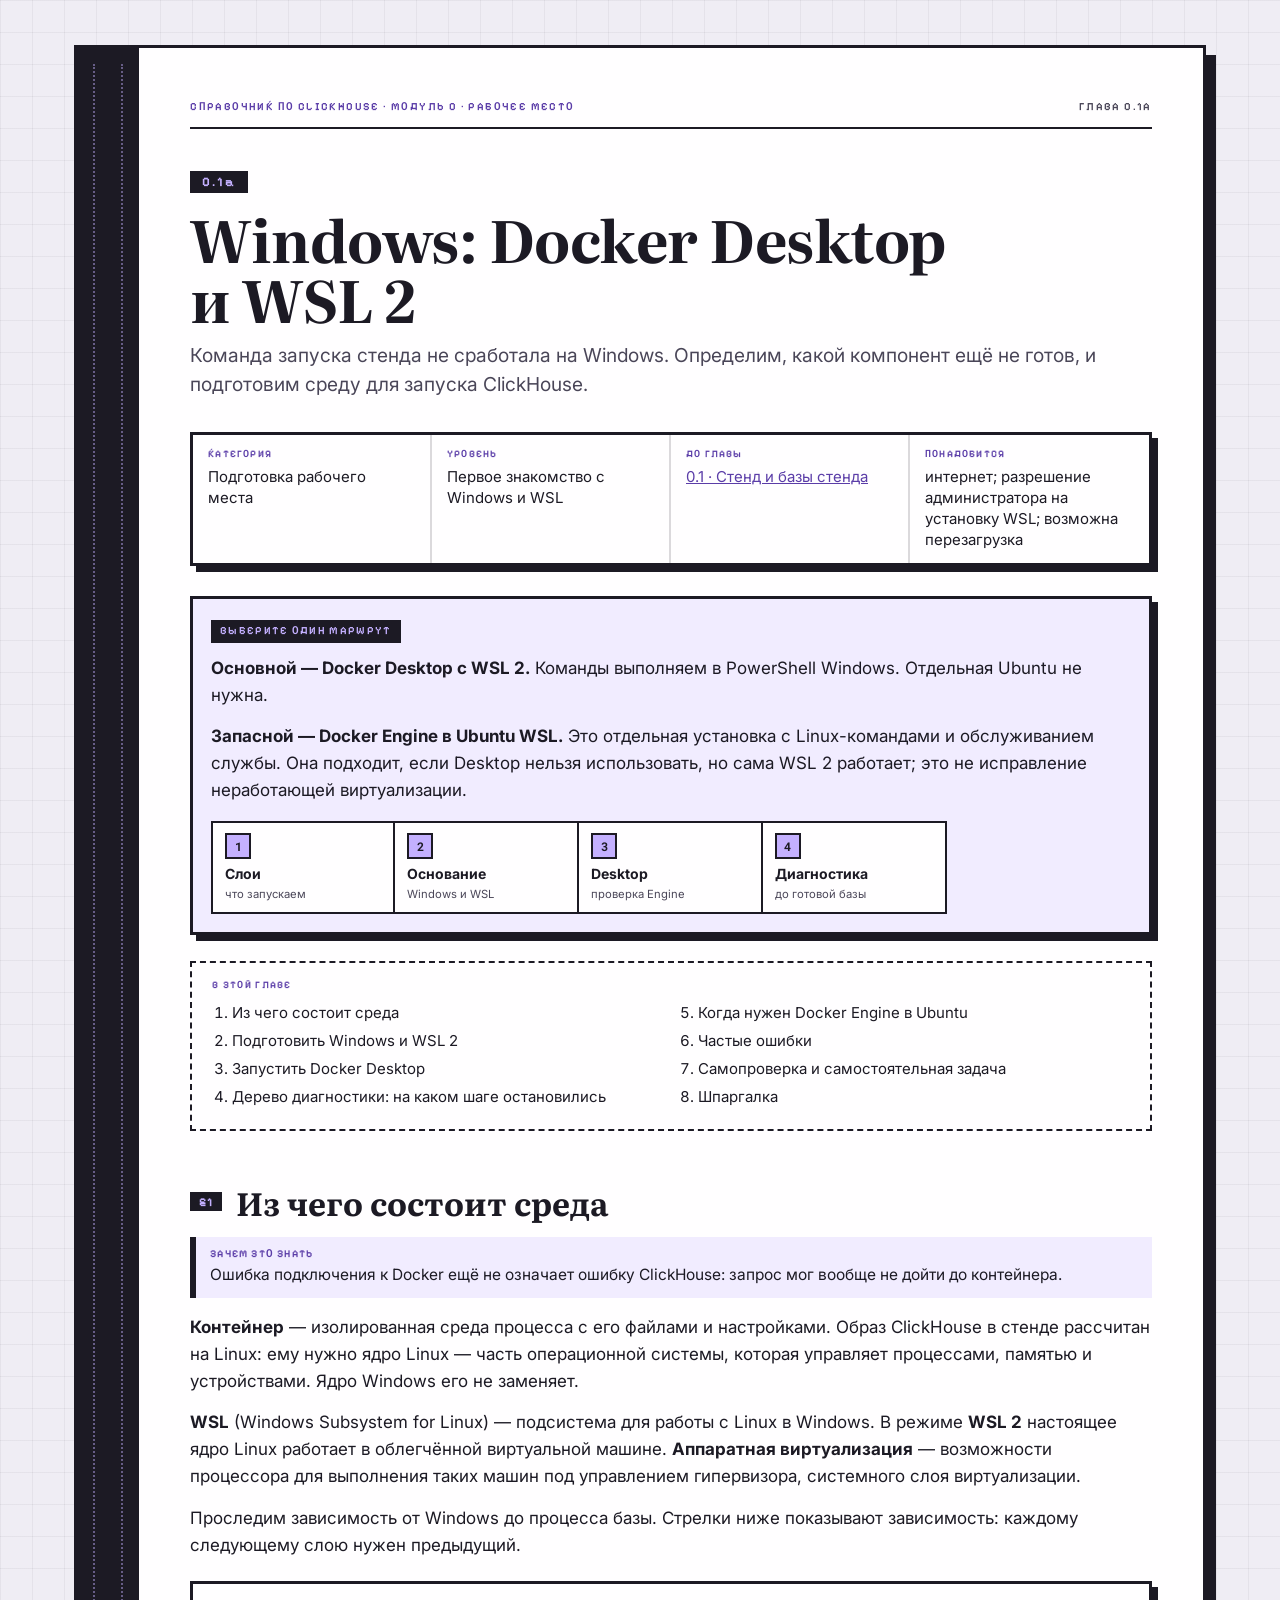
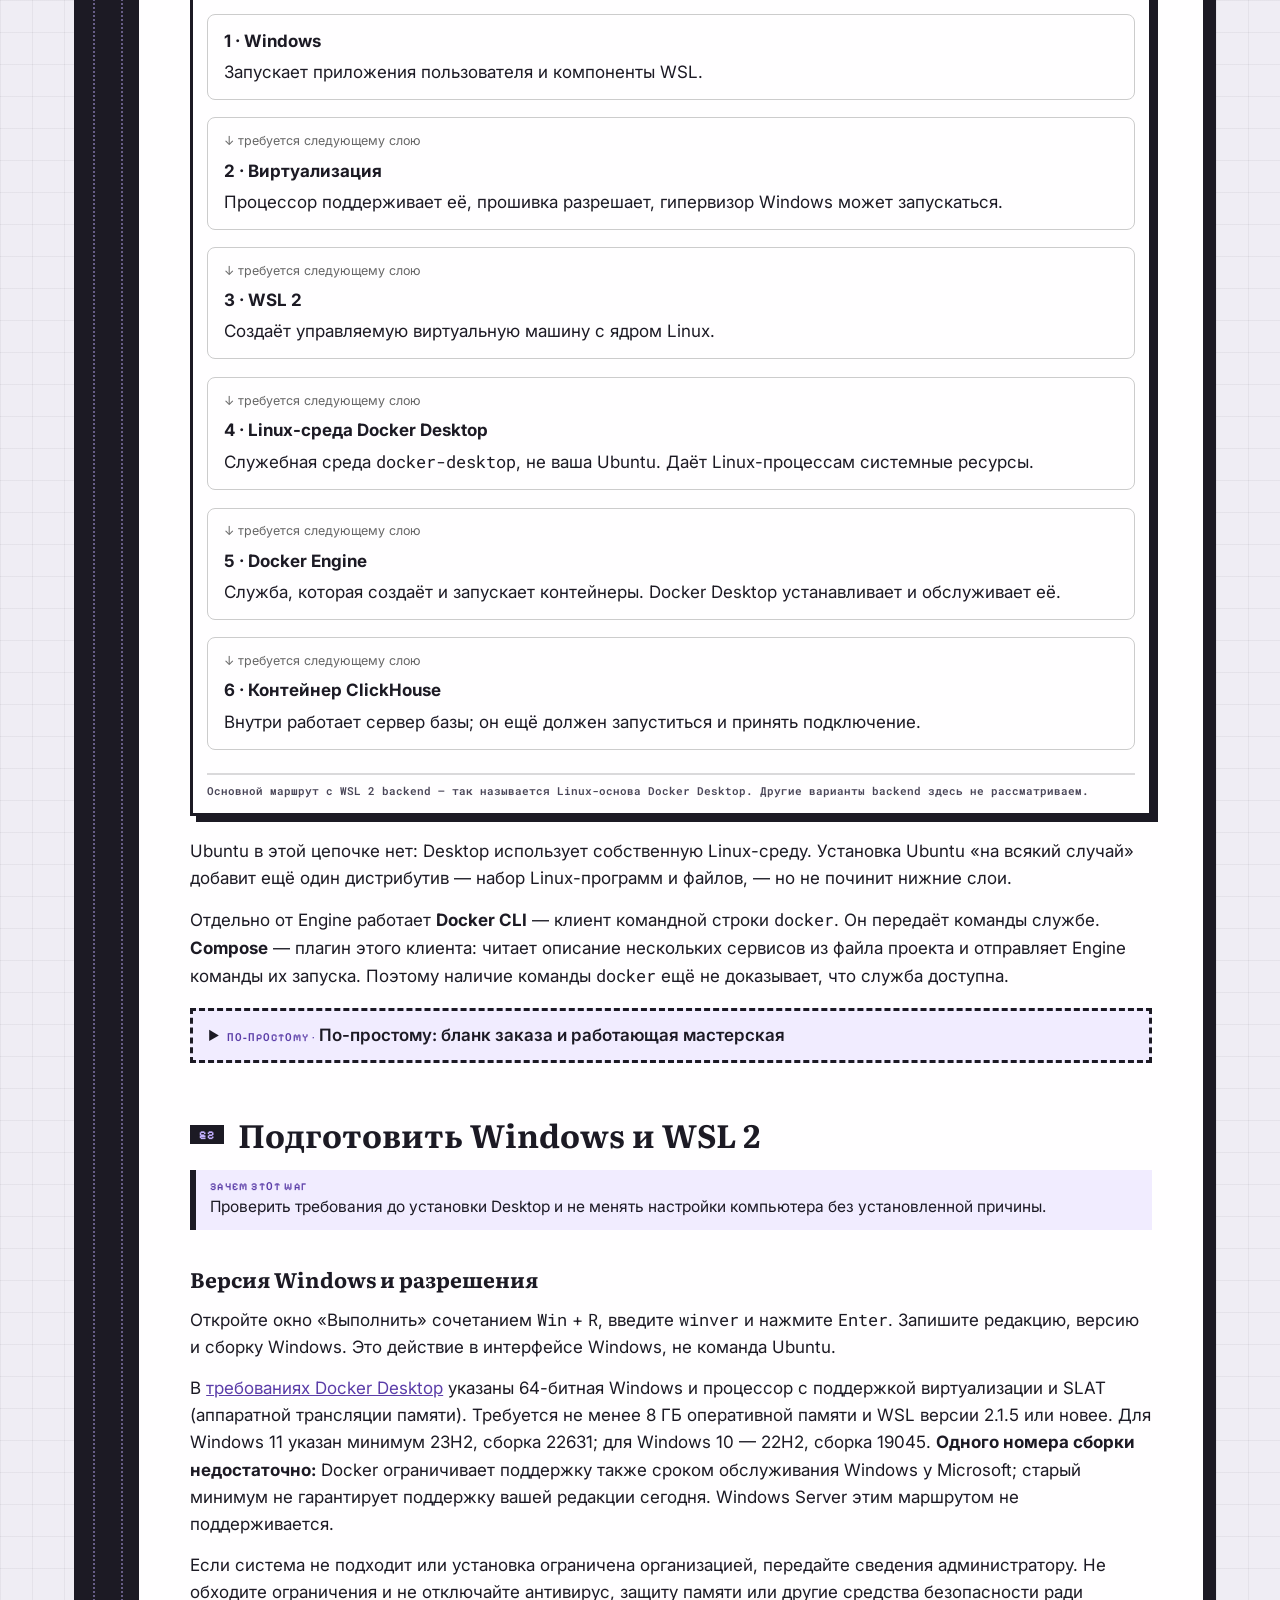
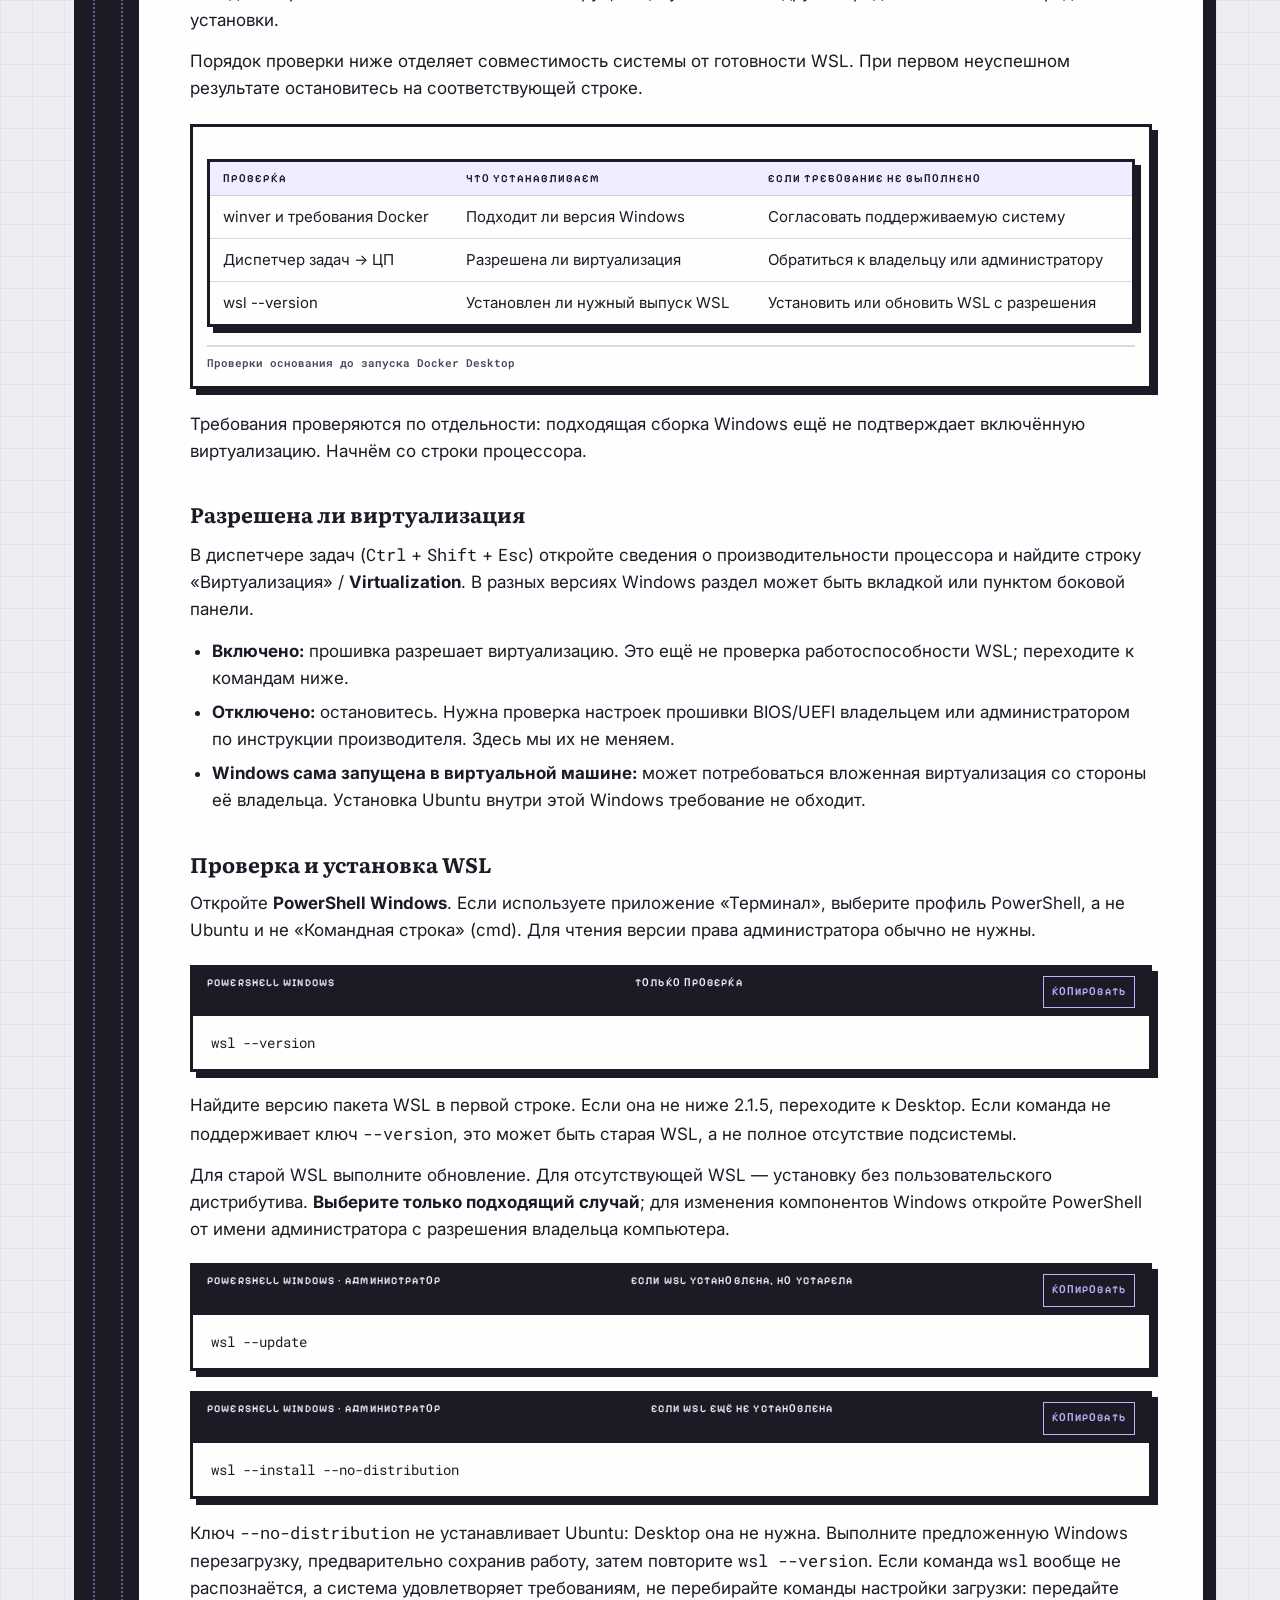
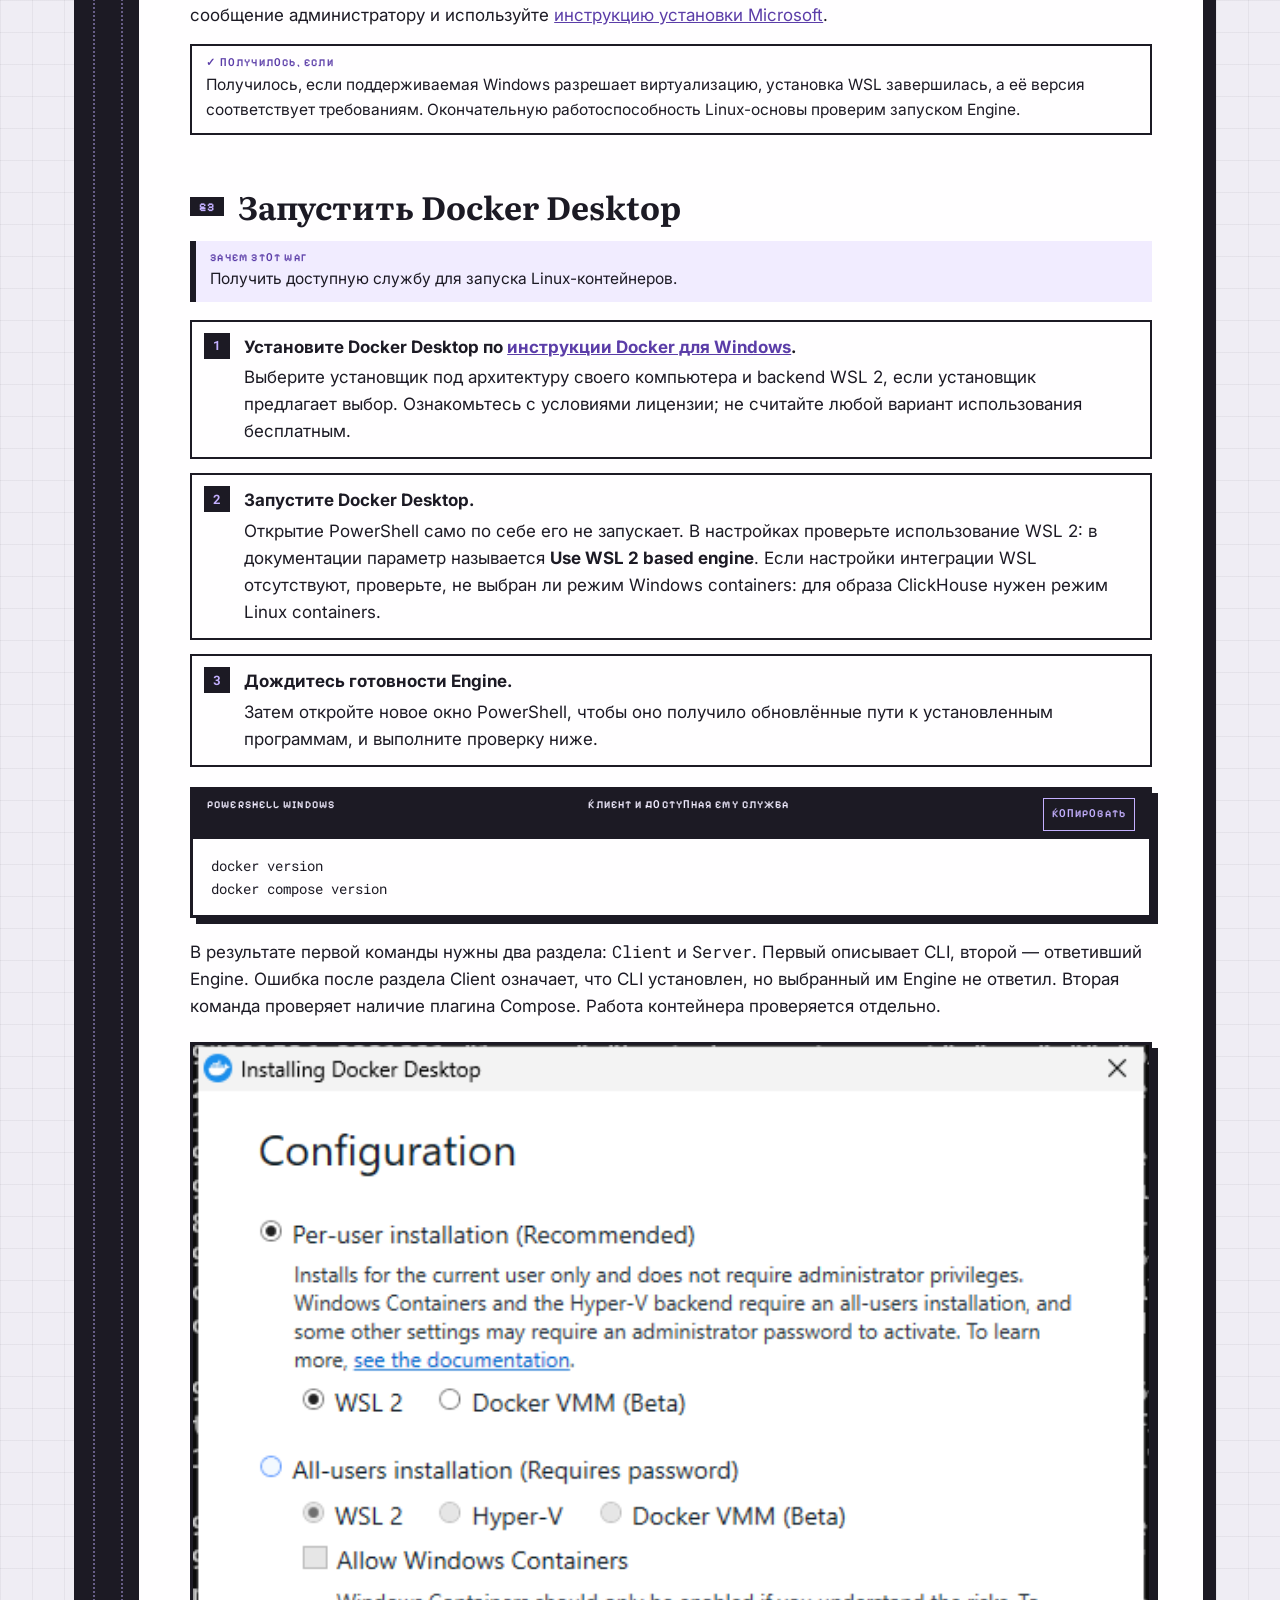
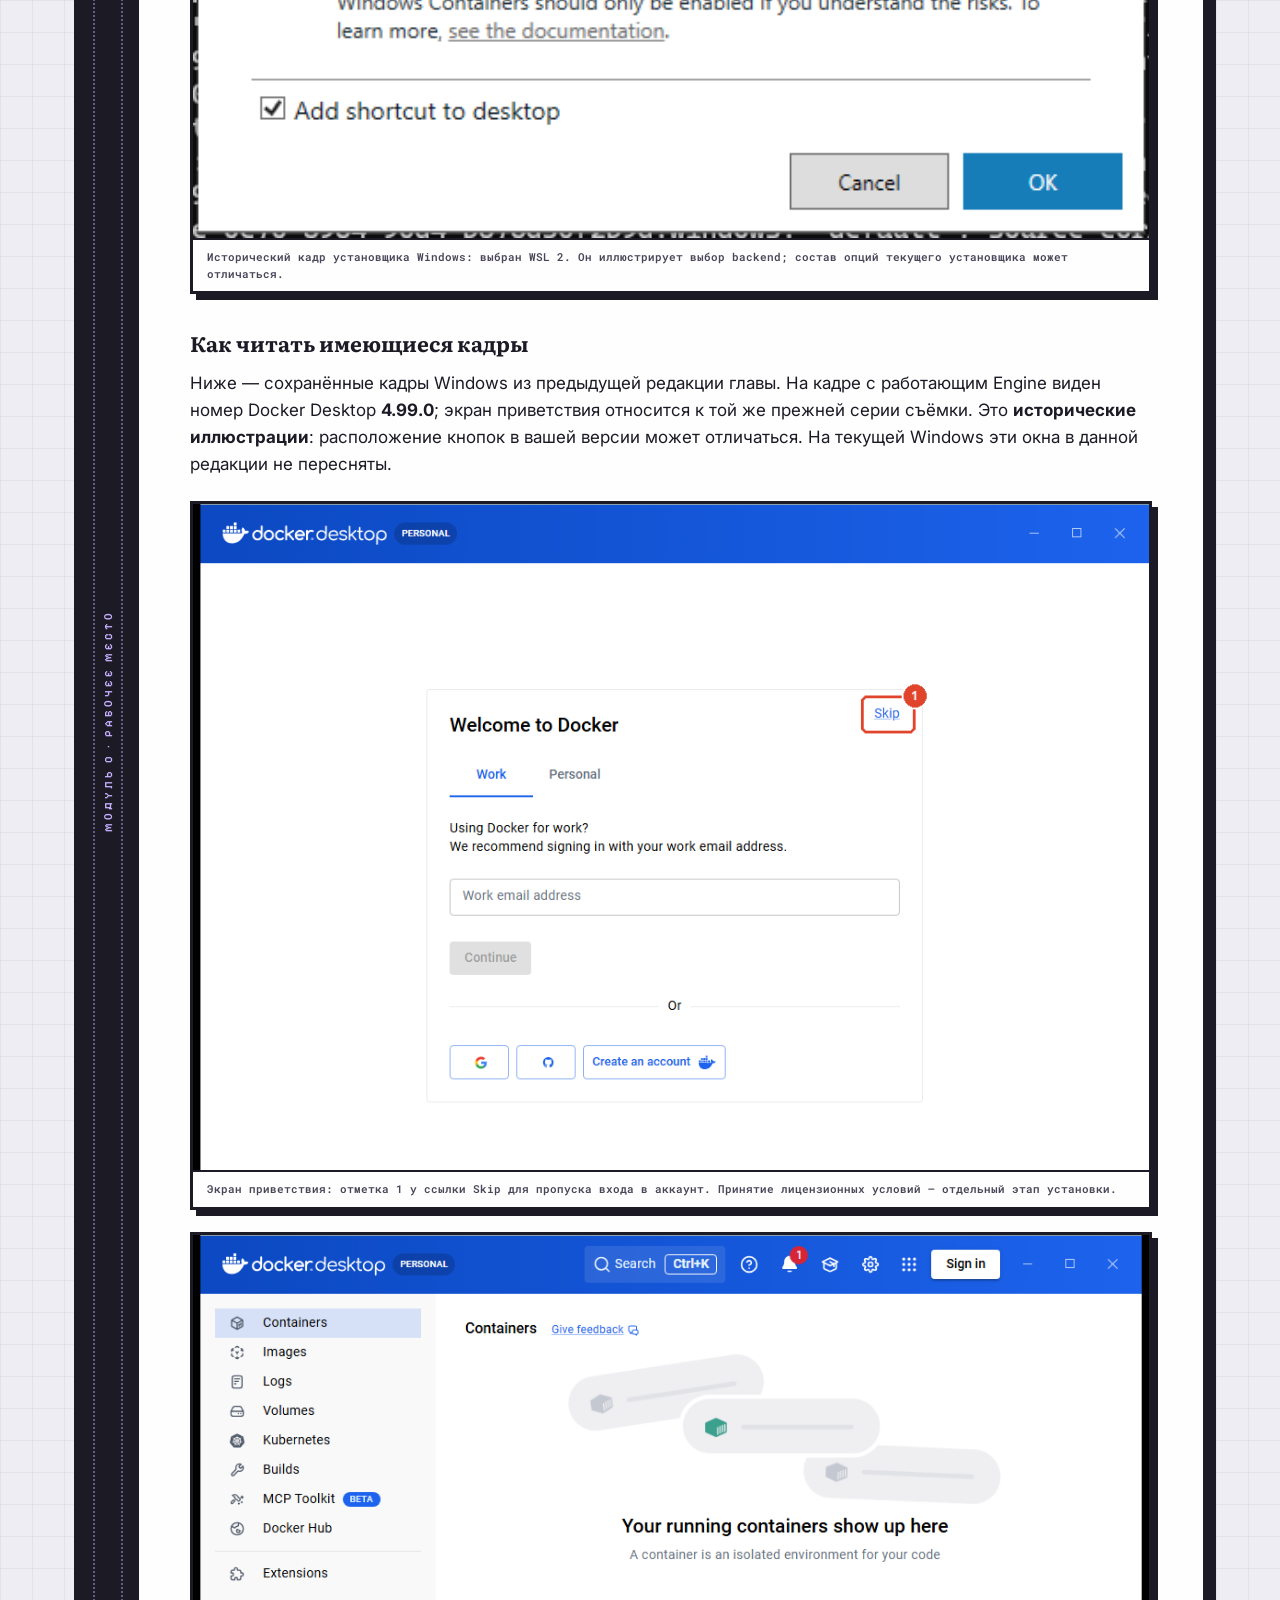
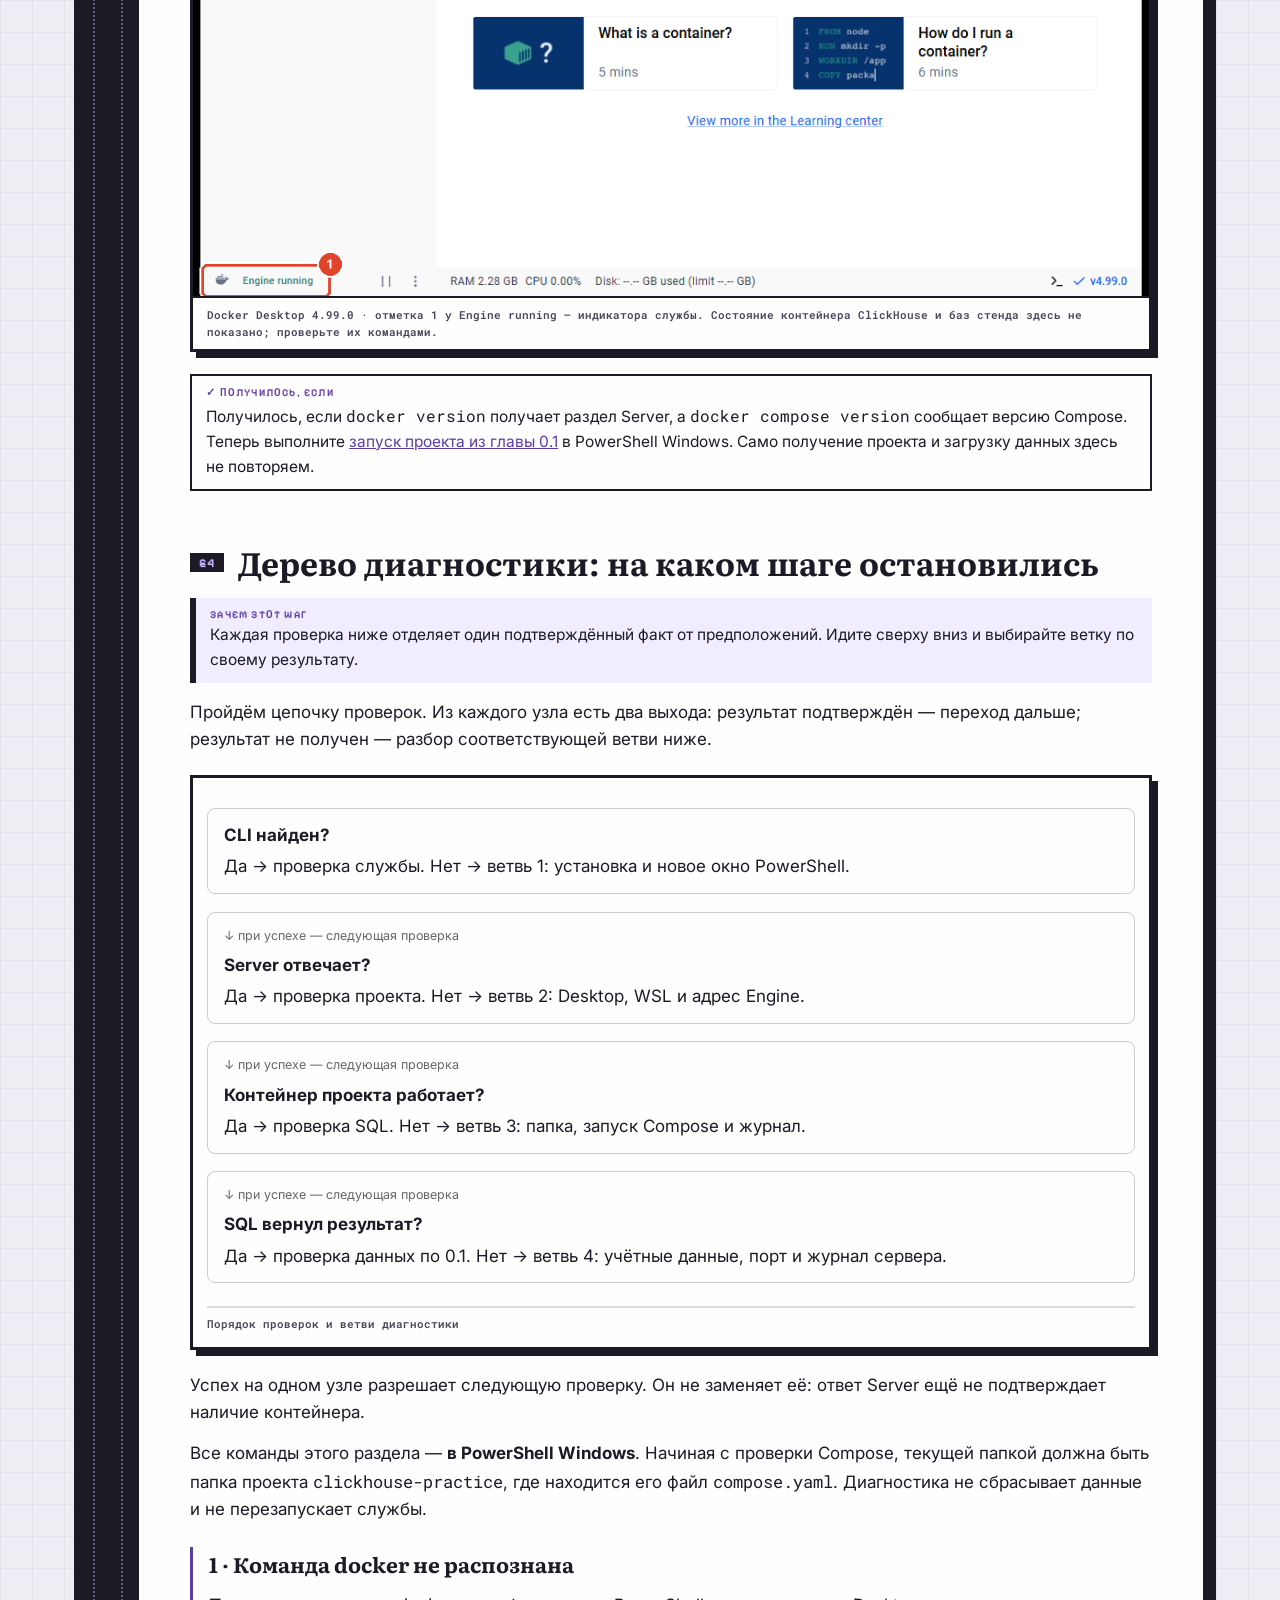
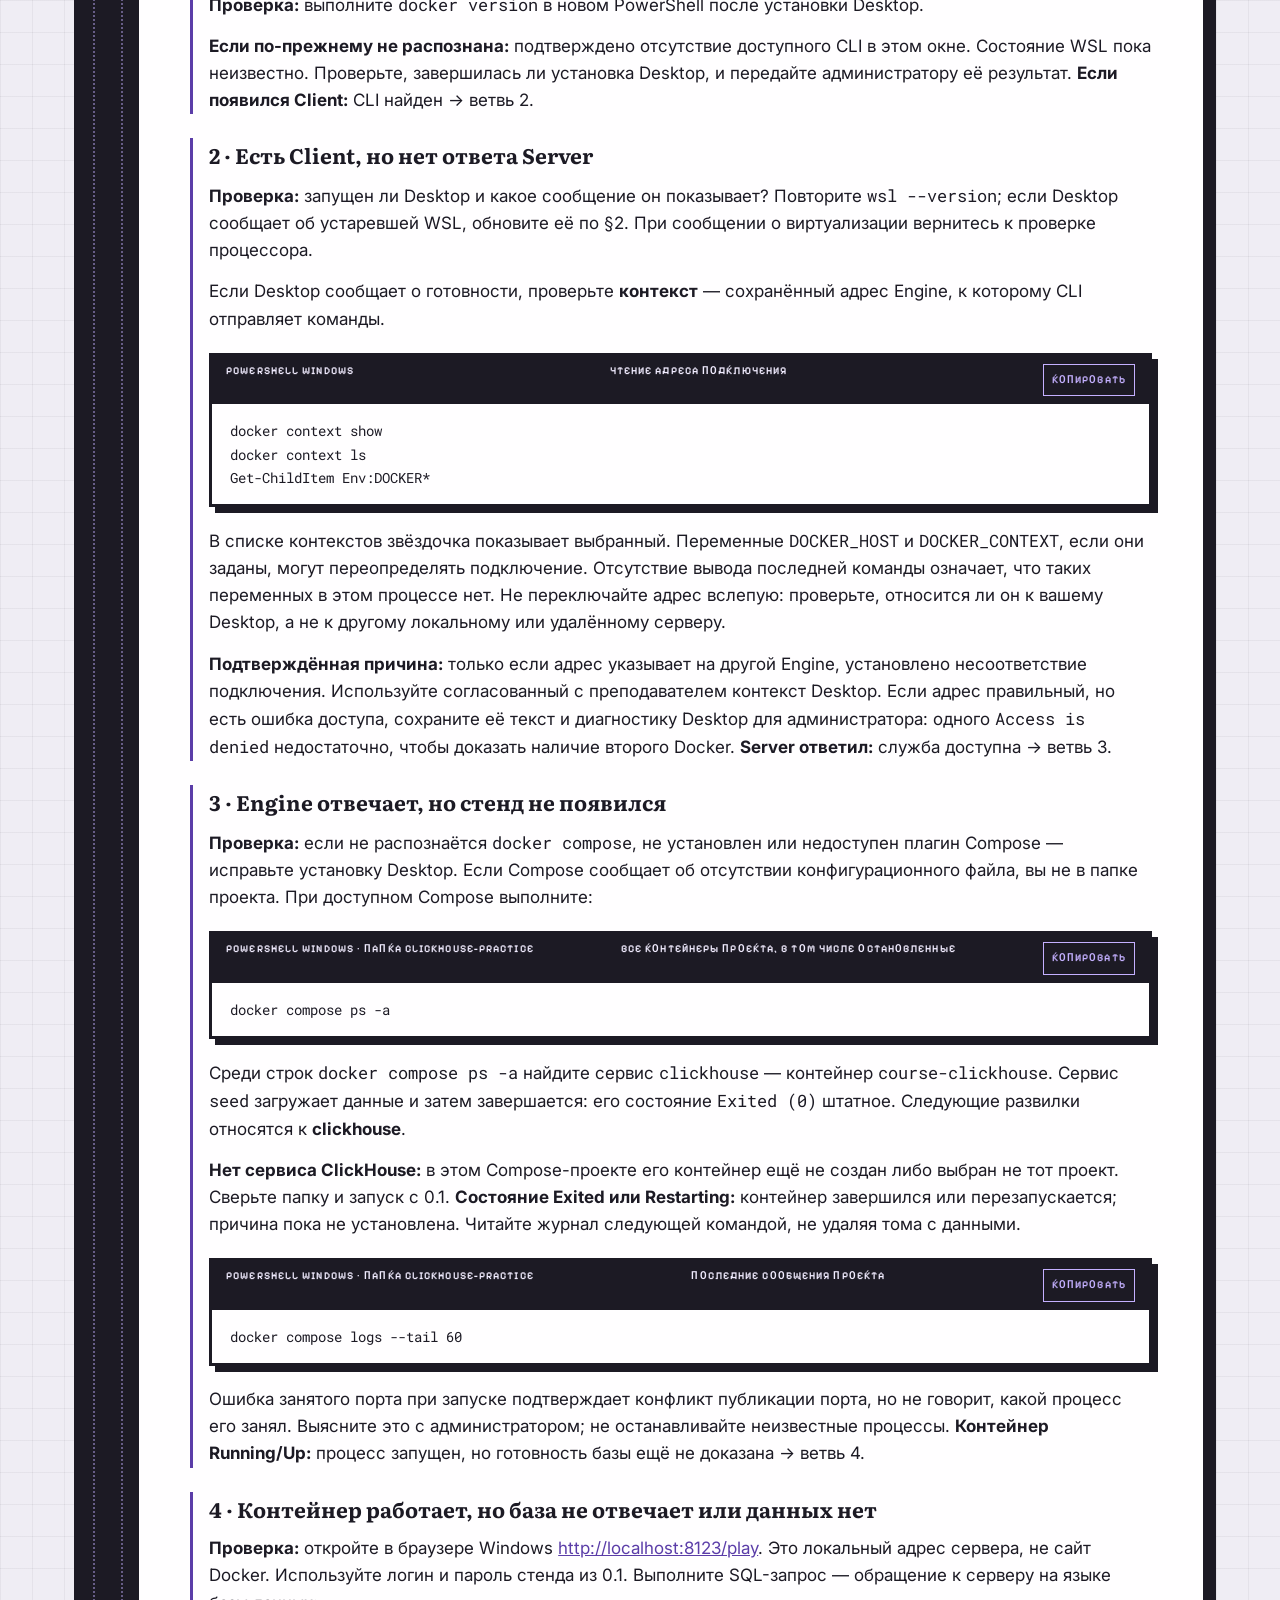
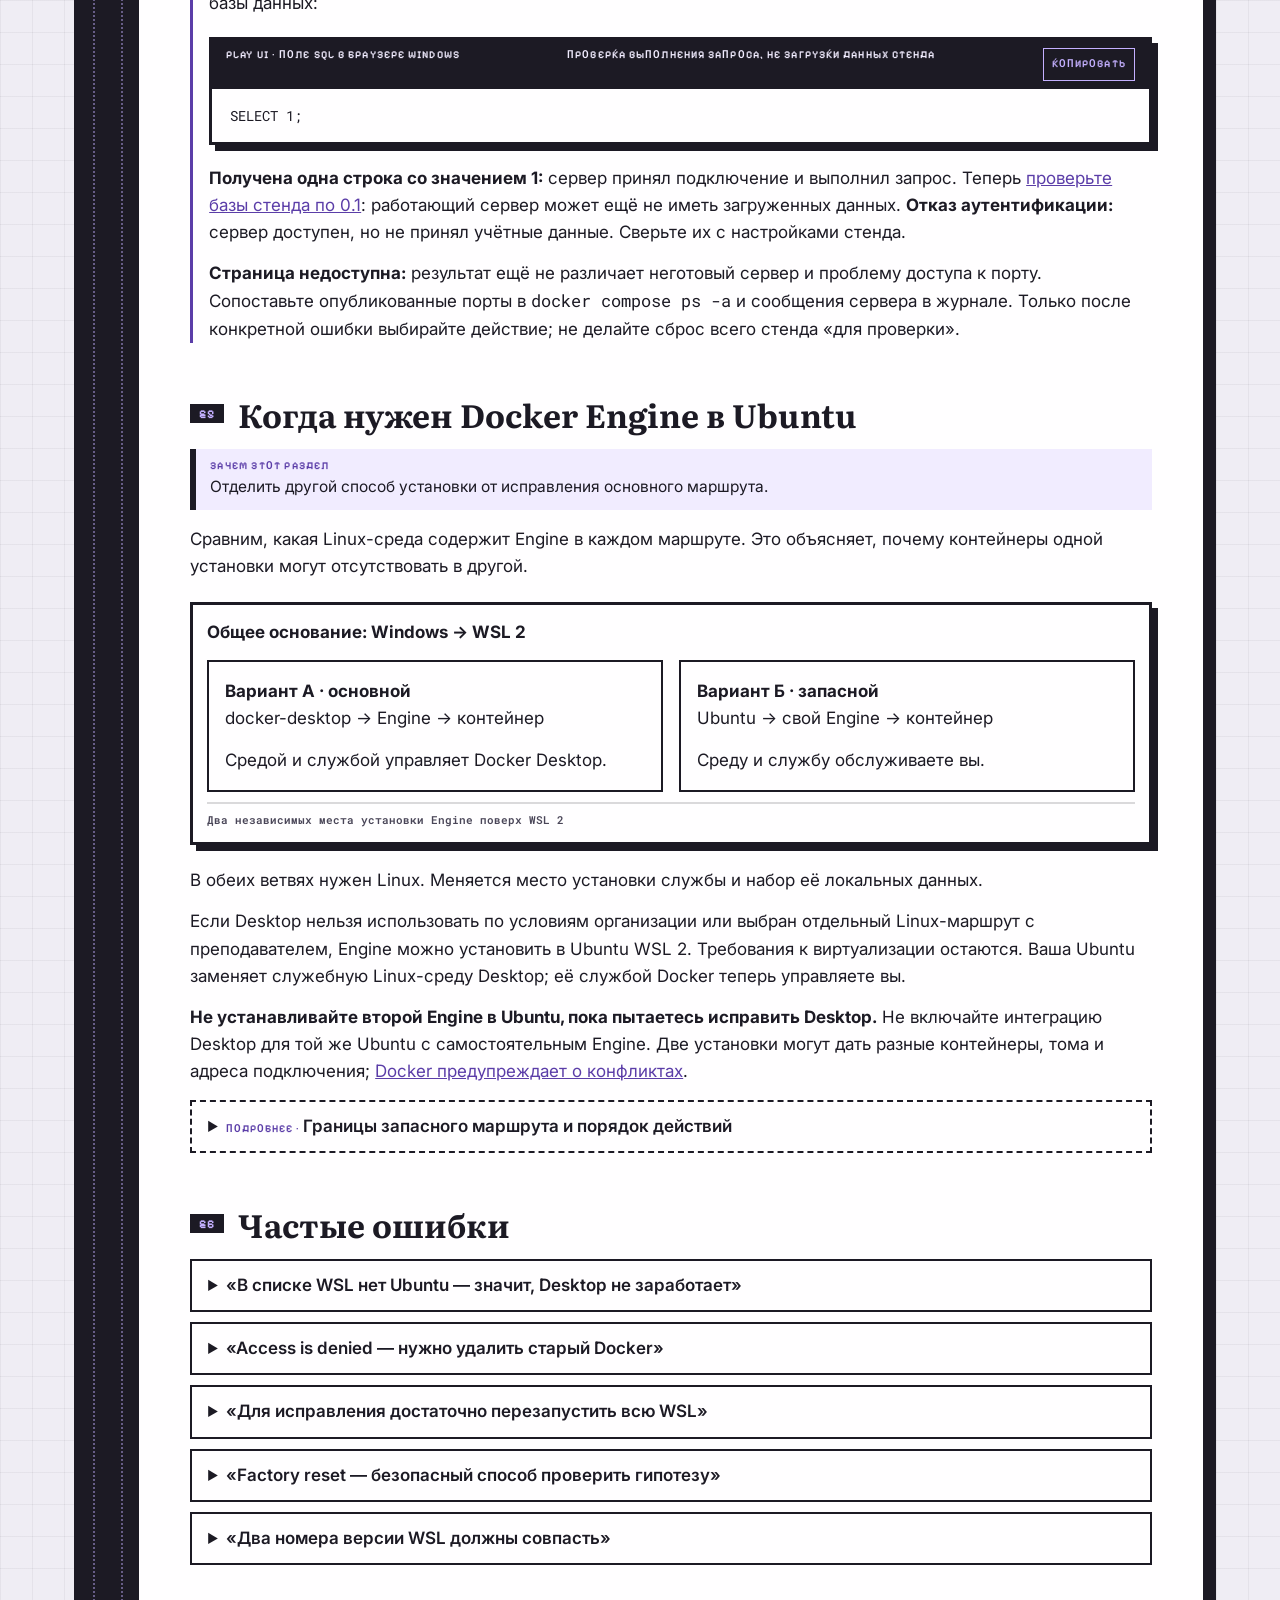
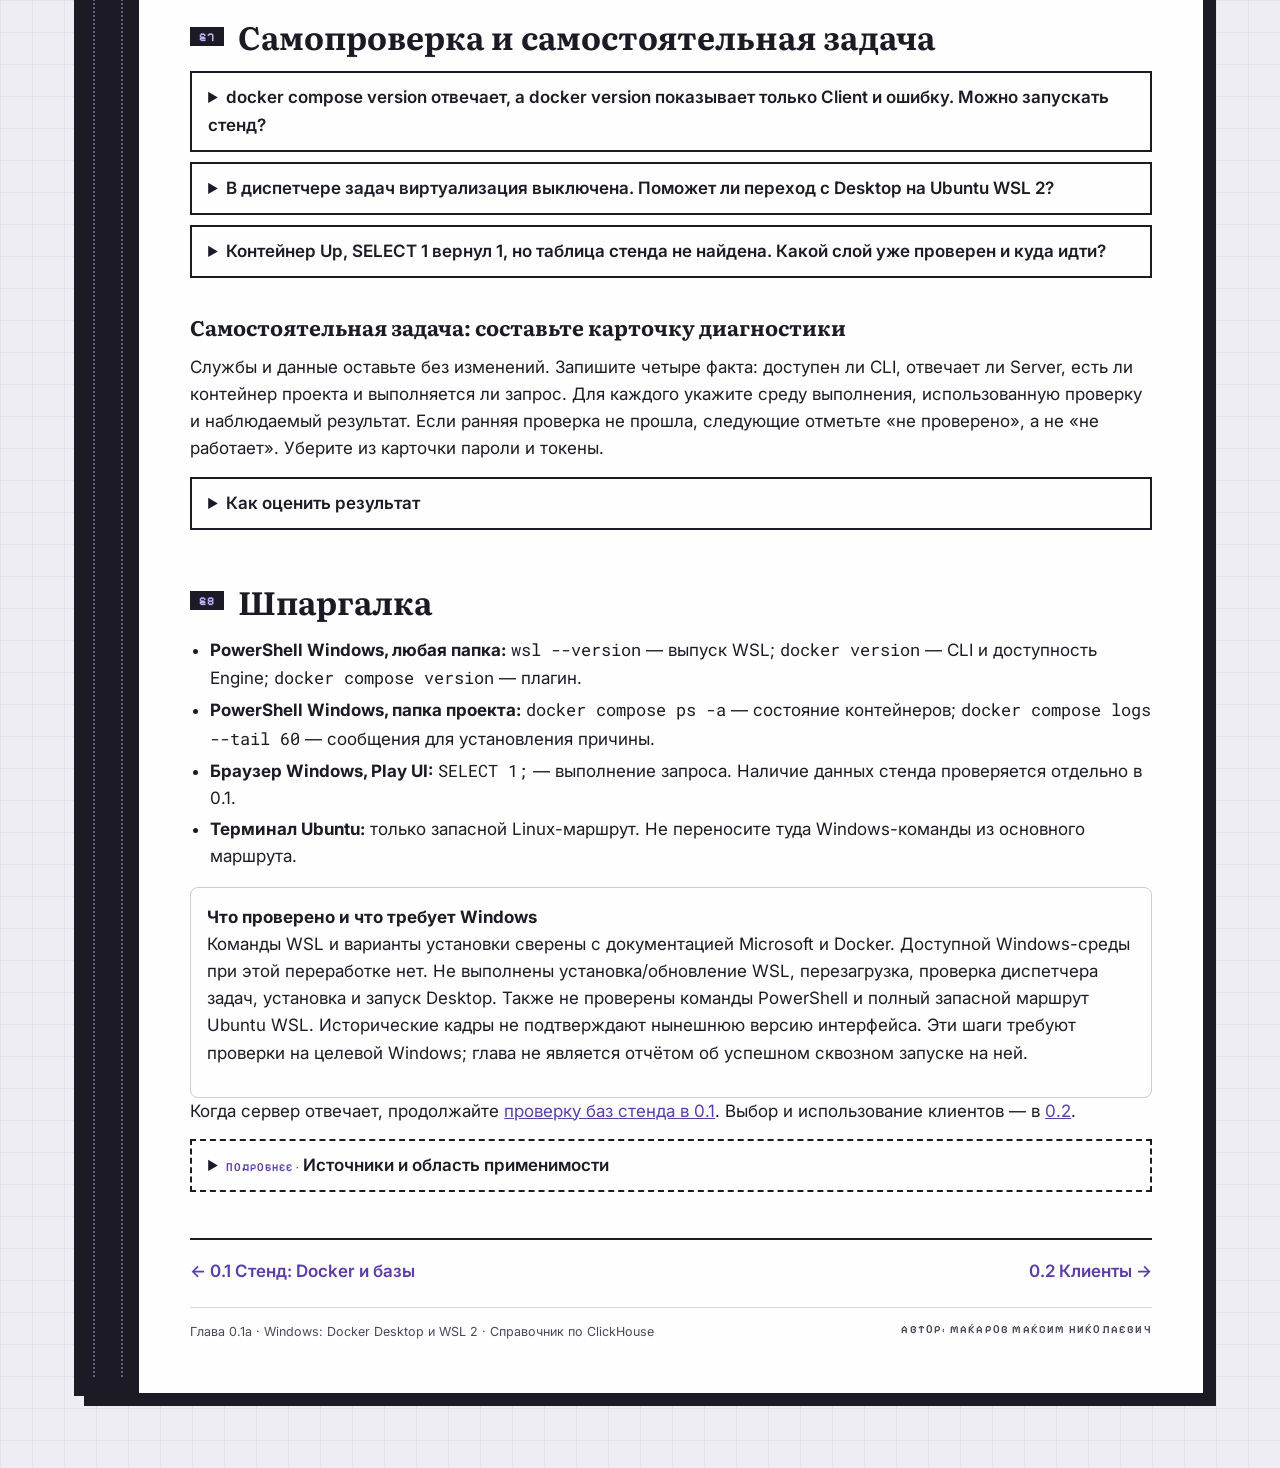
<file: temy/01a-windows-wsl/index.html>
<!doctype html>
<html lang="ru">
<head>
  <meta charset="utf-8">
  <meta name="viewport" content="width=device-width, initial-scale=1">
  <meta name="theme-color" content="#1C1A24">
  <title>0.1а Windows: Docker Desktop и WSL 2 · Справочник по ClickHouse</title>
  <link rel="preconnect" href="https://fonts.googleapis.com">
  <link rel="preconnect" href="https://fonts.gstatic.com" crossorigin>
  <link href="https://fonts.googleapis.com/css2?family=Inter:wght@400;500;600;700;800&family=Literata:ital,opsz,wght@0,7..72,600;0,7..72,700;1,7..72,400&family=Pixelify+Sans:wght@500;600;700&family=Roboto+Mono:wght@400;500;700&display=swap" rel="stylesheet">
  <link rel="stylesheet" href="../../styles.css">
  <style>
    .layers {display:grid;gap:.65rem;list-style:none;padding:0;margin:1rem 0}
    .layers li {border:1px solid var(--line,#ccc);border-radius:8px;padding:.8rem 1rem;min-width:0}
    .layers li + li::before {content:'↓ требуется следующему слою';display:block;font-size:.78rem;margin-bottom:.4rem;color:var(--muted,#666)}
    .layers b {display:block;margin-bottom:.25rem}
    .layers p {margin:0}
    .decision {border-left:3px solid var(--accent,#5B3DA8);padding-left:1rem;margin:1.5rem 0}
    .decision h3 {margin-top:0}
    .diagnostic-layers li + li::before {content:'↓ при успехе — следующая проверка'}
    .route-options {display:grid;grid-template-columns:1fr 1fr;gap:1rem}
    .route-options > div {border:2px solid var(--ink);padding:1rem;min-width:0}
    .route-options b,.route-options span {display:block}
    @media(max-width:600px) {
      .route-options {grid-template-columns:1fr}
      .prep-table,.prep-table tbody,.prep-table tr,.prep-table td {display:block;width:auto;min-width:0}
      .prep-table thead {display:none}
      .prep-table td::before {content:attr(data-label);display:block;font-weight:700;font-size:.8rem}
      .prep-table tr + tr {border-top:2px solid var(--ink)}
    }
    .chapter-note {border:1px solid var(--line,#ccc);padding:1rem;border-radius:8px}
    .leaf code,.leaf a {overflow-wrap:anywhere}
    .code pre {max-width:100%;overflow-x:auto}
    figure.code figcaption {flex-wrap:wrap}
    figure.code figcaption span {min-width:0;overflow-wrap:anywhere}
    figure.code .copy {margin:0;padding:.5rem;border:1px solid currentColor}
  </style>
</head>
<body>
  <div class="book"><div class="book__body">
    <div class="spine"><span>Модуль 0 · Рабочее место</span></div>
    <main class="leaf">
      <div class="running">
        <p class="eyebrow"><a href="../../index.html" style="text-decoration:none;color:inherit">Справочник по ClickHouse</a> · модуль 0 · рабочее место</p>
        <p class="running__folio">Глава 0.1а</p>
      </div>
      <header class="chapter-head">
        <span class="chapter-num">0.1а</span>
        <h1>Windows: Docker Desktop<br>и WSL 2</h1>
        <p class="lead">Команда запуска стенда не сработала на Windows. Определим, какой компонент ещё не готов, и подготовим среду для запуска ClickHouse.</p>
      </header>
      <dl class="passport">
        <div><dt>Категория</dt><dd>Подготовка рабочего места</dd></div>
        <div><dt>Уровень</dt><dd>Первое знакомство с Windows и WSL</dd></div>
        <div><dt>До главы</dt><dd><a href="../01-stend/index.html">0.1 · Стенд и базы стенда</a></dd></div>
        <div><dt>Понадобится</dt><dd>интернет; разрешение администратора на установку WSL; возможна перезагрузка</dd></div>
      </dl>
      <section class="gist" aria-label="Маршрут главы">
        <p class="gist__head">Выберите один маршрут</p>
        <p><b>Основной — Docker Desktop с WSL 2.</b> Команды выполняем в PowerShell Windows. Отдельная Ubuntu не нужна.</p>
        <p><b>Запасной — Docker Engine в Ubuntu WSL.</b> Это отдельная установка с Linux-командами и обслуживанием службы. Она подходит, если Desktop нельзя использовать, но сама WSL 2 работает; это не исправление неработающей виртуализации.</p>
        <ol class="route" aria-label="Шаги основного маршрута">
          <li><a href="#s1"><b>Слои</b><small>что запускаем</small></a></li>
          <li><a href="#s2"><b>Основание</b><small>Windows и WSL</small></a></li>
          <li><a href="#s3"><b>Desktop</b><small>проверка Engine</small></a></li>
          <li><a href="#s4"><b>Диагностика</b><small>до готовой базы</small></a></li>
        </ol>
      </section>
      <nav class="contents"><b>В этой главе</b><ol>
        <li><a href="#s1">Из чего состоит среда</a></li>
        <li><a href="#s2">Подготовить Windows и WSL 2</a></li>
        <li><a href="#s3">Запустить Docker Desktop</a></li>
        <li><a href="#s4">Дерево диагностики: на каком шаге остановились</a></li>
        <li><a href="#s6">Когда нужен Docker Engine в Ubuntu</a></li>
        <li><a href="#s7">Частые ошибки</a></li>
        <li><a href="#s8">Самопроверка и самостоятельная задача</a></li>
        <li><a href="#s9">Шпаргалка</a></li>
      </ol></nav>

      <h2 id="s1"><span class="sec">§1</span>Из чего состоит среда</h2>
      <p class="purpose"><b>Зачем это знать</b>Ошибка подключения к Docker ещё не означает ошибку ClickHouse: запрос мог вообще не дойти до контейнера.</p>
      <p><b>Контейнер</b> — изолированная среда процесса с его файлами и настройками. Образ ClickHouse в стенде рассчитан на Linux: ему нужно ядро Linux — часть операционной системы, которая управляет процессами, памятью и устройствами. Ядро Windows его не заменяет.</p>
      <p><b>WSL</b> (Windows Subsystem for Linux) — подсистема для работы с Linux в Windows. В режиме <b>WSL 2</b> настоящее ядро Linux работает в облегчённой виртуальной машине. <b>Аппаратная виртуализация</b> — возможности процессора для выполнения таких машин под управлением гипервизора, системного слоя виртуализации.</p>
      <p>Проследим зависимость от Windows до процесса базы. Стрелки ниже показывают зависимость: каждому следующему слою нужен предыдущий.</p>
      <figure class="pic">
        <ol class="layers" aria-label="Зависимости основного маршрута">
          <li><b>1 · Windows</b><p>Запускает приложения пользователя и компоненты WSL.</p></li>
          <li><b>2 · Виртуализация</b><p>Процессор поддерживает её, прошивка разрешает, гипервизор Windows может запускаться.</p></li>
          <li><b>3 · WSL 2</b><p>Создаёт управляемую виртуальную машину с ядром Linux.</p></li>
          <li><b>4 · Linux-среда Docker Desktop</b><p>Служебная среда <code>docker-desktop</code>, не ваша Ubuntu. Даёт Linux-процессам системные ресурсы.</p></li>
          <li><b>5 · Docker Engine</b><p>Служба, которая создаёт и запускает контейнеры. Docker Desktop устанавливает и обслуживает её.</p></li>
          <li><b>6 · Контейнер ClickHouse</b><p>Внутри работает сервер базы; он ещё должен запуститься и принять подключение.</p></li>
        </ol>
        <figcaption>Основной маршрут с WSL 2 backend — так называется Linux-основа Docker Desktop. Другие варианты backend здесь не рассматриваем.</figcaption>
      </figure>
      <p>Ubuntu в этой цепочке нет: Desktop использует собственную Linux-среду. Установка Ubuntu «на всякий случай» добавит ещё один дистрибутив — набор Linux-программ и файлов, — но не починит нижние слои.</p>
      <p>Отдельно от Engine работает <b>Docker CLI</b> — клиент командной строки <code>docker</code>. Он передаёт команды службе. <b>Compose</b> — плагин этого клиента: читает описание нескольких сервисов из файла проекта и отправляет Engine команды их запуска. Поэтому наличие команды <code>docker</code> ещё не доказывает, что служба доступна.</p>
      <details class="simple">
        <summary>По-простому: бланк заказа и работающая мастерская</summary>
        <p>Можно получить бланк заказа, когда мастерская закрыта. Можно открыть мастерскую, но ещё не начать работу над заказом. Можно начать работу, но не получить готовое изделие.</p>
        <p class="simple__map"><b>Что есть что:</b> бланк — установленный CLI; открытая мастерская — доступный Engine; работа над заказом — запущенный контейнер; проверенное изделие — ответ сервера базы. <b>Граница аналогии:</b> она помогает различать состояния готовности. Устройство Linux в ней не отражено. Контейнер использует ядро своей среды и не является отдельным физическим компьютером.</p>
      </details>

      <h2 id="s2"><span class="sec">§2</span>Подготовить Windows и WSL 2</h2>
      <p class="purpose"><b>Зачем этот шаг</b>Проверить требования до установки Desktop и не менять настройки компьютера без установленной причины.</p>
      <h3>Версия Windows и разрешения</h3>
      <p>Откройте окно «Выполнить» сочетанием <kbd>Win</kbd> + <kbd>R</kbd>, введите <code>winver</code> и нажмите <kbd>Enter</kbd>. Запишите редакцию, версию и сборку Windows. Это действие в интерфейсе Windows, не команда Ubuntu.</p>
      <p>В <a href="https://docs.docker.com/desktop/setup/install/windows-install/">требованиях Docker Desktop</a> указаны 64-битная Windows и процессор с поддержкой виртуализации и SLAT (аппаратной трансляции памяти). Требуется не менее 8 ГБ оперативной памяти и WSL версии 2.1.5 или новее. Для Windows 11 указан минимум 23H2, сборка 22631; для Windows 10 — 22H2, сборка 19045. <b>Одного номера сборки недостаточно:</b> Docker ограничивает поддержку также сроком обслуживания Windows у Microsoft; старый минимум не гарантирует поддержку вашей редакции сегодня. Windows Server этим маршрутом не поддерживается.</p>
      <p>Если система не подходит или установка ограничена организацией, передайте сведения администратору. Не обходите ограничения и не отключайте антивирус, защиту памяти или другие средства безопасности ради установки.</p>
      <p>Порядок проверки ниже отделяет совместимость системы от готовности WSL. При первом неуспешном результате остановитесь на соответствующей строке.</p>
      <figure class="pic">
        <div class="table-scroll"><table class="prep-table"><thead><tr><th>Проверка</th><th>Что устанавливаем</th><th>Если требование не выполнено</th></tr></thead><tbody>
          <tr><td data-label="Проверка">winver и требования Docker</td><td data-label="Что устанавливаем">Подходит ли версия Windows</td><td data-label="Если требование не выполнено">Согласовать поддерживаемую систему</td></tr>
          <tr><td data-label="Проверка">Диспетчер задач → ЦП</td><td data-label="Что устанавливаем">Разрешена ли виртуализация</td><td data-label="Если требование не выполнено">Обратиться к владельцу или администратору</td></tr>
          <tr><td data-label="Проверка">wsl --version</td><td data-label="Что устанавливаем">Установлен ли нужный выпуск WSL</td><td data-label="Если требование не выполнено">Установить или обновить WSL с разрешения</td></tr>
        </tbody></table></div>
        <figcaption>Проверки основания до запуска Docker Desktop</figcaption>
      </figure>
      <p>Требования проверяются по отдельности: подходящая сборка Windows ещё не подтверждает включённую виртуализацию. Начнём со строки процессора.</p>
      <h3>Разрешена ли виртуализация</h3>
      <p>В диспетчере задач (<kbd>Ctrl</kbd> + <kbd>Shift</kbd> + <kbd>Esc</kbd>) откройте сведения о производительности процессора и найдите строку «Виртуализация» / <b>Virtualization</b>. В разных версиях Windows раздел может быть вкладкой или пунктом боковой панели.</p>
      <ul>
        <li><b>Включено:</b> прошивка разрешает виртуализацию. Это ещё не проверка работоспособности WSL; переходите к командам ниже.</li>
        <li><b>Отключено:</b> остановитесь. Нужна проверка настроек прошивки BIOS/UEFI владельцем или администратором по инструкции производителя. Здесь мы их не меняем.</li>
        <li><b>Windows сама запущена в виртуальной машине:</b> может потребоваться вложенная виртуализация со стороны её владельца. Установка Ubuntu внутри этой Windows требование не обходит.</li>
      </ul>
      <h3>Проверка и установка WSL</h3>
      <p>Откройте <b>PowerShell Windows</b>. Если используете приложение «Терминал», выберите профиль PowerShell, а не Ubuntu и не «Командная строка» (cmd). Для чтения версии права администратора обычно не нужны.</p>
      <figure class="code"><figcaption><span>PowerShell Windows</span><span>только проверка</span></figcaption><pre>wsl --version</pre></figure>
      <p>Найдите версию пакета WSL в первой строке. Если она не ниже 2.1.5, переходите к Desktop. Если команда не поддерживает ключ <code>--version</code>, это может быть старая WSL, а не полное отсутствие подсистемы.</p>
      <p>Для старой WSL выполните обновление. Для отсутствующей WSL — установку без пользовательского дистрибутива. <b>Выберите только подходящий случай</b>; для изменения компонентов Windows откройте PowerShell от имени администратора с разрешения владельца компьютера.</p>
      <figure class="code"><figcaption><span>PowerShell Windows · администратор</span><span>если WSL установлена, но устарела</span></figcaption><pre>wsl --update</pre></figure>
      <figure class="code"><figcaption><span>PowerShell Windows · администратор</span><span>если WSL ещё не установлена</span></figcaption><pre>wsl --install --no-distribution</pre></figure>
      <p>Ключ <code>--no-distribution</code> не устанавливает Ubuntu: Desktop она не нужна. Выполните предложенную Windows перезагрузку, предварительно сохранив работу, затем повторите <code>wsl --version</code>. Если команда <code>wsl</code> вообще не распознаётся, а система удовлетворяет требованиям, не перебирайте команды настройки загрузки: передайте сообщение администратору и используйте <a href="https://learn.microsoft.com/ru-ru/windows/wsl/install">инструкцию установки Microsoft</a>.</p>
      <p class="check">Получилось, если поддерживаемая Windows разрешает виртуализацию, установка WSL завершилась, а её версия соответствует требованиям. Окончательную работоспособность Linux-основы проверим запуском Engine.</p>

      <h2 id="s3"><span class="sec">§3</span>Запустить Docker Desktop</h2>
      <p class="purpose"><b>Зачем этот шаг</b>Получить доступную службу для запуска Linux-контейнеров.</p>
      <ol class="steps">
        <li><b>Установите Docker Desktop по <a href="https://docs.docker.com/desktop/setup/install/windows-install/">инструкции Docker для Windows</a>.</b>Выберите установщик под архитектуру своего компьютера и backend WSL 2, если установщик предлагает выбор. Ознакомьтесь с условиями лицензии; не считайте любой вариант использования бесплатным.</li>
        <li><b>Запустите Docker Desktop.</b>Открытие PowerShell само по себе его не запускает. В настройках проверьте использование WSL 2: в документации параметр называется <b>Use WSL 2 based engine</b>. Если настройки интеграции WSL отсутствуют, проверьте, не выбран ли режим Windows containers: для образа ClickHouse нужен режим Linux containers.</li>
        <li><b>Дождитесь готовности Engine.</b>Затем откройте новое окно PowerShell, чтобы оно получило обновлённые пути к установленным программам, и выполните проверку ниже.</li>
      </ol>
      <figure class="code"><figcaption><span>PowerShell Windows</span><span>клиент и доступная ему служба</span></figcaption><pre>docker version
docker compose version</pre></figure>
      <p>В результате первой команды нужны два раздела: <code>Client</code> и <code>Server</code>. Первый описывает CLI, второй — ответивший Engine. Ошибка после раздела Client означает, что CLI установлен, но выбранный им Engine не ответил. Вторая команда проверяет наличие плагина Compose. Работа контейнера проверяется отдельно.</p>
      <figure class="shot"><img src="../../shots/w-dd-01-config.png" alt="Сохранённый кадр установщика Docker Desktop: выбран WSL 2 в разделе Per-user installation" loading="lazy"><figcaption>Исторический кадр установщика Windows: выбран WSL 2. Он иллюстрирует выбор backend; состав опций текущего установщика может отличаться.</figcaption></figure>
      <h3>Как читать имеющиеся кадры</h3>
      <p>Ниже — сохранённые кадры Windows из предыдущей редакции главы. На кадре с работающим Engine виден номер Docker Desktop <b>4.99.0</b>; экран приветствия относится к той же прежней серии съёмки. Это <b>исторические иллюстрации</b>: расположение кнопок в вашей версии может отличаться. На текущей Windows эти окна в данной редакции не пересняты.</p>
      <figure class="shot"><img src="../../shots/w-dd-04-welcome.png" alt="Сохранённый кадр экрана приветствия Docker Desktop со ссылкой Skip" loading="lazy"><figcaption>Экран приветствия: отметка 1 у ссылки Skip для пропуска входа в аккаунт. Принятие лицензионных условий — отдельный этап установки.</figcaption></figure>
      <figure class="shot"><img src="../../shots/w-dd-05-engine-running.png" alt="Сохранённый кадр Docker Desktop с индикатором Engine running в нижней части окна" loading="lazy"><figcaption>Docker Desktop 4.99.0 · отметка 1 у Engine running — индикатора службы. Состояние контейнера ClickHouse и баз стенда здесь не показано; проверьте их командами.</figcaption></figure>
      <p class="check">Получилось, если <code>docker version</code> получает раздел Server, а <code>docker compose version</code> сообщает версию Compose. Теперь выполните <a href="../01-stend/index.html#s5">запуск проекта из главы 0.1</a> в PowerShell Windows. Само получение проекта и загрузку данных здесь не повторяем.</p>

      <h2 id="s4"><span class="sec">§4</span>Дерево диагностики: на каком шаге остановились</h2>
      <p class="purpose"><b>Зачем этот шаг</b>Каждая проверка ниже отделяет один подтверждённый факт от предположений. Идите сверху вниз и выбирайте ветку по своему результату.</p>
      <p>Пройдём цепочку проверок. Из каждого узла есть два выхода: результат подтверждён — переход дальше; результат не получен — разбор соответствующей ветви ниже.</p>
      <figure class="pic">
        <ol class="layers diagnostic-layers" aria-label="Проверки готовности и выходы при ошибке">
          <li><b>CLI найден?</b><p>Да → проверка службы. Нет → ветвь 1: установка и новое окно PowerShell.</p></li>
          <li><b>Server отвечает?</b><p>Да → проверка проекта. Нет → ветвь 2: Desktop, WSL и адрес Engine.</p></li>
          <li><b>Контейнер проекта работает?</b><p>Да → проверка SQL. Нет → ветвь 3: папка, запуск Compose и журнал.</p></li>
          <li><b>SQL вернул результат?</b><p>Да → проверка данных по 0.1. Нет → ветвь 4: учётные данные, порт и журнал сервера.</p></li>
        </ol>
        <figcaption>Порядок проверок и ветви диагностики</figcaption>
      </figure>
      <p>Успех на одном узле разрешает следующую проверку. Он не заменяет её: ответ Server ещё не подтверждает наличие контейнера.</p>
      <p>Все команды этого раздела — <b>в PowerShell Windows</b>. Начиная с проверки Compose, текущей папкой должна быть папка проекта <code>clickhouse-practice</code>, где находится его файл <code>compose.yaml</code>. Диагностика не сбрасывает данные и не перезапускает службы.</p>
      <section class="decision" aria-label="Ветвь CLI">
        <h3>1 · Команда docker не распознана</h3>
        <p><b>Проверка:</b> выполните <code>docker version</code> в новом PowerShell после установки Desktop.</p>
        <p><b>Если по-прежнему не распознана:</b> подтверждено отсутствие доступного CLI в этом окне. Состояние WSL пока неизвестно. Проверьте, завершилась ли установка Desktop, и передайте администратору её результат. <b>Если появился Client:</b> CLI найден → ветвь 2.</p>
      </section>
      <section class="decision" aria-label="Ветвь Engine">
        <h3>2 · Есть Client, но нет ответа Server</h3>
        <p><b>Проверка:</b> запущен ли Desktop и какое сообщение он показывает? Повторите <code>wsl --version</code>; если Desktop сообщает об устаревшей WSL, обновите её по §2. При сообщении о виртуализации вернитесь к проверке процессора.</p>
        <p>Если Desktop сообщает о готовности, проверьте <b>контекст</b> — сохранённый адрес Engine, к которому CLI отправляет команды.</p>
        <figure class="code"><figcaption><span>PowerShell Windows</span><span>чтение адреса подключения</span></figcaption><pre>docker context show
docker context ls
Get-ChildItem Env:DOCKER*</pre></figure>
        <p>В списке контекстов звёздочка показывает выбранный. Переменные <code>DOCKER_HOST</code> и <code>DOCKER_CONTEXT</code>, если они заданы, могут переопределять подключение. Отсутствие вывода последней команды означает, что таких переменных в этом процессе нет. Не переключайте адрес вслепую: проверьте, относится ли он к вашему Desktop, а не к другому локальному или удалённому серверу.</p>
        <p><b>Подтверждённая причина:</b> только если адрес указывает на другой Engine, установлено несоответствие подключения. Используйте согласованный с преподавателем контекст Desktop. Если адрес правильный, но есть ошибка доступа, сохраните её текст и диагностику Desktop для администратора: одного <code>Access is denied</code> недостаточно, чтобы доказать наличие второго Docker. <b>Server ответил:</b> служба доступна → ветвь 3.</p>
      </section>
      <section class="decision" aria-label="Ветвь Compose и контейнер">
        <h3>3 · Engine отвечает, но стенд не появился</h3>
        <p><b>Проверка:</b> если не распознаётся <code>docker compose</code>, не установлен или недоступен плагин Compose — исправьте установку Desktop. Если Compose сообщает об отсутствии конфигурационного файла, вы не в папке проекта. При доступном Compose выполните:</p>
        <figure class="code"><figcaption><span>PowerShell Windows · папка clickhouse-practice</span><span>все контейнеры проекта, в том числе остановленные</span></figcaption><pre>docker compose ps -a</pre></figure>
        <p>Среди строк <code>docker compose ps -a</code> найдите сервис <code>clickhouse</code> — контейнер <code>course-clickhouse</code>. Сервис <code>seed</code> загружает данные и затем завершается: его состояние <code>Exited (0)</code> штатное. Следующие развилки относятся к <b>clickhouse</b>.</p>
        <p><b>Нет сервиса ClickHouse:</b> в этом Compose-проекте его контейнер ещё не создан либо выбран не тот проект. Сверьте папку и запуск с 0.1. <b>Состояние Exited или Restarting:</b> контейнер завершился или перезапускается; причина пока не установлена. Читайте журнал следующей командой, не удаляя тома с данными.</p>
        <figure class="code"><figcaption><span>PowerShell Windows · папка clickhouse-practice</span><span>последние сообщения проекта</span></figcaption><pre>docker compose logs --tail 60</pre></figure>
        <p>Ошибка занятого порта при запуске подтверждает конфликт публикации порта, но не говорит, какой процесс его занял. Выясните это с администратором; не останавливайте неизвестные процессы. <b>Контейнер Running/Up:</b> процесс запущен, но готовность базы ещё не доказана → ветвь 4.</p>
      </section>
      <section class="decision" aria-label="Ветвь готовность сервера">
        <h3>4 · Контейнер работает, но база не отвечает или данных нет</h3>
        <p><b>Проверка:</b> откройте в браузере Windows <a href="http://localhost:8123/play">http://localhost:8123/play</a>. Это локальный адрес сервера, не сайт Docker. Используйте логин и пароль стенда из 0.1. Выполните SQL-запрос — обращение к серверу на языке базы данных:</p>
        <figure class="code"><figcaption><span>Play UI · поле SQL в браузере Windows</span><span>проверка выполнения запроса, не загрузки данных стенда</span></figcaption><pre>SELECT 1;</pre></figure>
        <p><b>Получена одна строка со значением 1:</b> сервер принял подключение и выполнил запрос. Теперь <a href="../01-stend/index.html#s7">проверьте базы стенда по 0.1</a>: работающий сервер может ещё не иметь загруженных данных. <b>Отказ аутентификации:</b> сервер доступен, но не принял учётные данные. Сверьте их с настройками стенда.</p>
        <p><b>Страница недоступна:</b> результат ещё не различает неготовый сервер и проблему доступа к порту. Сопоставьте опубликованные порты в <code>docker compose ps -a</code> и сообщения сервера в журнале. Только после конкретной ошибки выбирайте действие; не делайте сброс всего стенда «для проверки».</p>
      </section>

      <h2 id="s6"><span class="sec">§5</span>Когда нужен Docker Engine в Ubuntu</h2>
      <p class="purpose"><b>Зачем этот раздел</b>Отделить другой способ установки от исправления основного маршрута.</p>
      <p>Сравним, какая Linux-среда содержит Engine в каждом маршруте. Это объясняет, почему контейнеры одной установки могут отсутствовать в другой.</p>
      <figure class="pic">
        <p><b>Общее основание: Windows → WSL 2</b></p>
        <div class="route-options" aria-label="Альтернативные маршруты после WSL 2">
          <div><b>Вариант А · основной</b><p>docker-desktop → Engine → контейнер</p><span>Средой и службой управляет Docker Desktop.</span></div>
          <div><b>Вариант Б · запасной</b><p>Ubuntu → свой Engine → контейнер</p><span>Среду и службу обслуживаете вы.</span></div>
        </div>
        <figcaption>Два независимых места установки Engine поверх WSL 2</figcaption>
      </figure>
      <p>В обеих ветвях нужен Linux. Меняется место установки службы и набор её локальных данных.</p>
      <p>Если Desktop нельзя использовать по условиям организации или выбран отдельный Linux-маршрут с преподавателем, Engine можно установить в Ubuntu WSL 2. Требования к виртуализации остаются. Ваша Ubuntu заменяет служебную Linux-среду Desktop; её службой Docker теперь управляете вы.</p>
      <p><b>Не устанавливайте второй Engine в Ubuntu, пока пытаетесь исправить Desktop.</b> Не включайте интеграцию Desktop для той же Ubuntu с самостоятельным Engine. Две установки могут дать разные контейнеры, тома и адреса подключения; <a href="https://docs.docker.com/desktop/features/wsl/">Docker предупреждает о конфликтах</a>.</p>
      <details class="more"><summary>Границы запасного маршрута и порядок действий</summary>
        <p>Этот вариант требует отдельной проверки на вашей Windows; здесь он не представлен как второй гарантированно проверенный рецепт. До начала согласуйте переход, сохранение данных и прекращение использования прежнего Engine. Остановка Desktop может затронуть другие проекты.</p>
        <ol>
          <li><b>PowerShell Windows:</b> выберите поддерживаемую Ubuntu через <code>wsl --list --online</code>, установите выбранный дистрибутив по <a href="https://learn.microsoft.com/ru-ru/windows/wsl/install">инструкции Microsoft</a>. После создания пользователя проверьте <code>wsl -l -v</code>: у вашей Ubuntu в столбце VERSION должно быть 2. Этот столбец показывает режим дистрибутива. Выпуск пакета отдельно показывает <code>wsl --version</code>.</li>
          <li><b>Терминал Ubuntu:</b> установите Engine и Compose plugin по <a href="https://docs.docker.com/engine/install/ubuntu/">официальной инструкции Docker для выбранной версии Ubuntu</a>. Не выполняйте Linux-команды в PowerShell. Загрузку и выполнение установочного скрипта одной неразобранной командой здесь не используем.</li>
          <li><b>Терминал Ubuntu:</b> убедитесь, что запущена служба Docker. Для дистрибутива с systemd — системой управления службами Linux — команда <code>sudo systemctl status docker</code> читает её состояние. Если systemd не работает, не копируйте команды запуска службы: сначала проверьте <a href="https://learn.microsoft.com/en-us/windows/wsl/systemd">поддержку systemd в WSL</a>. Права на Docker настраивайте по инструкции; группа docker даёт полномочия уровня администратора Linux.</li>
          <li><b>Терминал Ubuntu:</b> после проверки Engine выполняйте Linux-маршрут главы 0.1. Храните копию проекта в домашнем каталоге Linux; это отдельный путь, не прежняя Windows-папка. Команды Docker могут требовать <code>sudo</code>, если доступ без него не настроен.</li>
          <li><b>Браузер Windows:</b> проверьте доступ к опубликованному порту и запрос из §4. В обычной конфигурации WSL доступ по localhost поддерживается, но зависит от сетевого режима и правил компьютера; при отказе нужна диагностика доступа к порту.</li>
        </ol>
        <p>После перезагрузки проверяйте отдельно службу Docker, контейнер и готовность сервера. Их автозапуск зависит от systemd, настроек WSL и политики перезапуска контейнеров; обещать обязательный ручной запуск или автоматический подъём всего стенда нельзя.</p>
      </details>

      <h2 id="s7"><span class="sec">§6</span>Частые ошибки</h2>
      <details class="err"><summary>«В списке WSL нет Ubuntu — значит, Desktop не заработает»</summary><p>Ubuntu требуется только запасному маршруту. В основном Desktop создаёт собственную среду. Проверяйте запуск Engine.</p></details>
      <details class="err"><summary>«Access is denied — нужно удалить старый Docker»</summary><p>Это сообщение об отказе доступа, не установленная причина. Сохраните точный текст, проверьте выбранное подключение и передайте диагностику администратору. Не удаляйте программы по одной строке ошибки.</p></details>
      <details class="err"><summary>«Для исправления достаточно перезапустить всю WSL»</summary><p>Команда <code>wsl --shutdown</code> в PowerShell немедленно останавливает все дистрибутивы и WSL-машину, затрагивая другие проекты и Docker Desktop. Это не первая диагностическая проверка. Такой перезапуск допустим только по установленной причине и после согласования остановки работ.</p></details>
      <details class="err"><summary>«Factory reset — безопасный способ проверить гипотезу»</summary><p>Сброс может удалить настройки и локальные данные Docker. Не применяйте его как диагностический шаг и не удаляйте тома: сначала установите причину по журналам и сохраните данные.</p></details>
      <details class="err"><summary>«Два номера версии WSL должны совпасть»</summary><p><code>wsl --version</code> показывает выпуск пакета WSL и компонентов. <code>wsl -l -v</code> показывает режим каждого дистрибутива: 1 или 2. Например, пакет может иметь номер выше 2, а дистрибутив всё равно использовать режим WSL 2.</p></details>

      <h2 id="s8"><span class="sec">§7</span>Самопроверка и самостоятельная задача</h2>
      <details><summary>docker compose version отвечает, а docker version показывает только Client и ошибку. Можно запускать стенд?</summary><p>Нет. Проверен плагин Compose, но не связь с Engine. Следующий шаг — ветвь 2: состояние Desktop и адрес подключения. Плагин не заменяет службу, которая создаёт контейнеры.</p></details>
      <details><summary>В диспетчере задач виртуализация выключена. Поможет ли переход с Desktop на Ubuntu WSL 2?</summary><p>Нет: оба маршрута зависят от WSL 2 и аппаратной виртуализации. Нужна проверка основания владельцем компьютера.</p></details>
      <details><summary>Контейнер Up, SELECT 1 вернул 1, но таблица стенда не найдена. Какой слой уже проверен и куда идти?</summary><p>Процесс сервера работает и выполняет SQL; проблема не доказывает неисправность Docker или WSL. Вернитесь к проверке загрузки баз стенда в 0.1 и журналам инициализации. Сам запрос SELECT 1 не обращается к таблицам стенда.</p></details>
      <h3>Самостоятельная задача: составьте карточку диагностики</h3>
      <p>Службы и данные оставьте без изменений. Запишите четыре факта: доступен ли CLI, отвечает ли Server, есть ли контейнер проекта и выполняется ли запрос. Для каждого укажите среду выполнения, использованную проверку и наблюдаемый результат. Если ранняя проверка не прошла, следующие отметьте «не проверено», а не «не работает». Уберите из карточки пароли и токены.</p>
      <details><summary>Как оценить результат</summary><p>Карточка должна позволять другому человеку выбрать конкретную ветвь §4. Запись «Docker установлен, но всё сломалось» не подходит: она не различает клиент и службу. Правильная запись может закончиться уже на отсутствии Server — незапущенные следующие проверки не надо имитировать.</p></details>

      <h2 id="s9"><span class="sec">§8</span>Шпаргалка</h2>
      <ul class="short">
        <li><b>PowerShell Windows, любая папка:</b> <code>wsl --version</code> — выпуск WSL; <code>docker version</code> — CLI и доступность Engine; <code>docker compose version</code> — плагин.</li>
        <li><b>PowerShell Windows, папка проекта:</b> <code>docker compose ps -a</code> — состояние контейнеров; <code>docker compose logs --tail 60</code> — сообщения для установления причины.</li>
        <li><b>Браузер Windows, Play UI:</b> <code>SELECT 1;</code> — выполнение запроса. Наличие данных стенда проверяется отдельно в 0.1.</li>
        <li><b>Терминал Ubuntu:</b> только запасной Linux-маршрут. Не переносите туда Windows-команды из основного маршрута.</li>
      </ul>
      <aside class="chapter-note" aria-label="Границы проверки материала">
        <b>Что проверено и что требует Windows</b>
        <p>Команды WSL и варианты установки сверены с документацией Microsoft и Docker. Доступной Windows-среды при этой переработке нет. Не выполнены установка/обновление WSL, перезагрузка, проверка диспетчера задач, установка и запуск Desktop. Также не проверены команды PowerShell и полный запасной маршрут Ubuntu WSL. Исторические кадры не подтверждают нынешнюю версию интерфейса. Эти шаги требуют проверки на целевой Windows; глава не является отчётом об успешном сквозном запуске на ней.</p>
      </aside>
      <p>Когда сервер отвечает, продолжайте <a href="../01-stend/index.html#s7">проверку баз стенда в 0.1</a>. Выбор и использование клиентов — в <a href="../02-klienty/index.html">0.2</a>.</p>
      <details class="more"><summary>Источники и область применимости</summary><ul>
        <li><a href="https://docs.docker.com/desktop/setup/install/windows-install/">Docker Desktop: установка и актуальные требования Windows</a>.</li>
        <li><a href="https://docs.docker.com/desktop/features/wsl/">Docker Desktop: WSL 2 backend, собственный дистрибутив и конфликты установок</a>.</li>
        <li><a href="https://learn.microsoft.com/en-us/windows/wsl/basic-commands">Microsoft: команды WSL и их параметры</a>.</li>
        <li><a href="https://docs.docker.com/engine/install/ubuntu/">Docker Engine: поддерживаемые версии Ubuntu и установка</a>.</li>
      </ul><p>Сверено 18 ноября 2026 года. Требования, поддерживаемые версии и интерфейс могут меняться: перед установкой проверяйте актуальную документацию по ссылкам.</p></details>
      <div class="pager"><a href="../01-stend/index.html">← 0.1 Стенд: Docker и базы</a><a href="../02-klienty/index.html">0.2 Клиенты →</a></div>
      <div class="colophon"><span>Глава 0.1а · Windows: Docker Desktop и WSL 2 · Справочник по ClickHouse</span><span class="author-line">Автор: Макаров Максим Николаевич</span></div>
    </main>
  </div></div>
  <script src="../../book.js"></script>
</body>
</html>
</file>
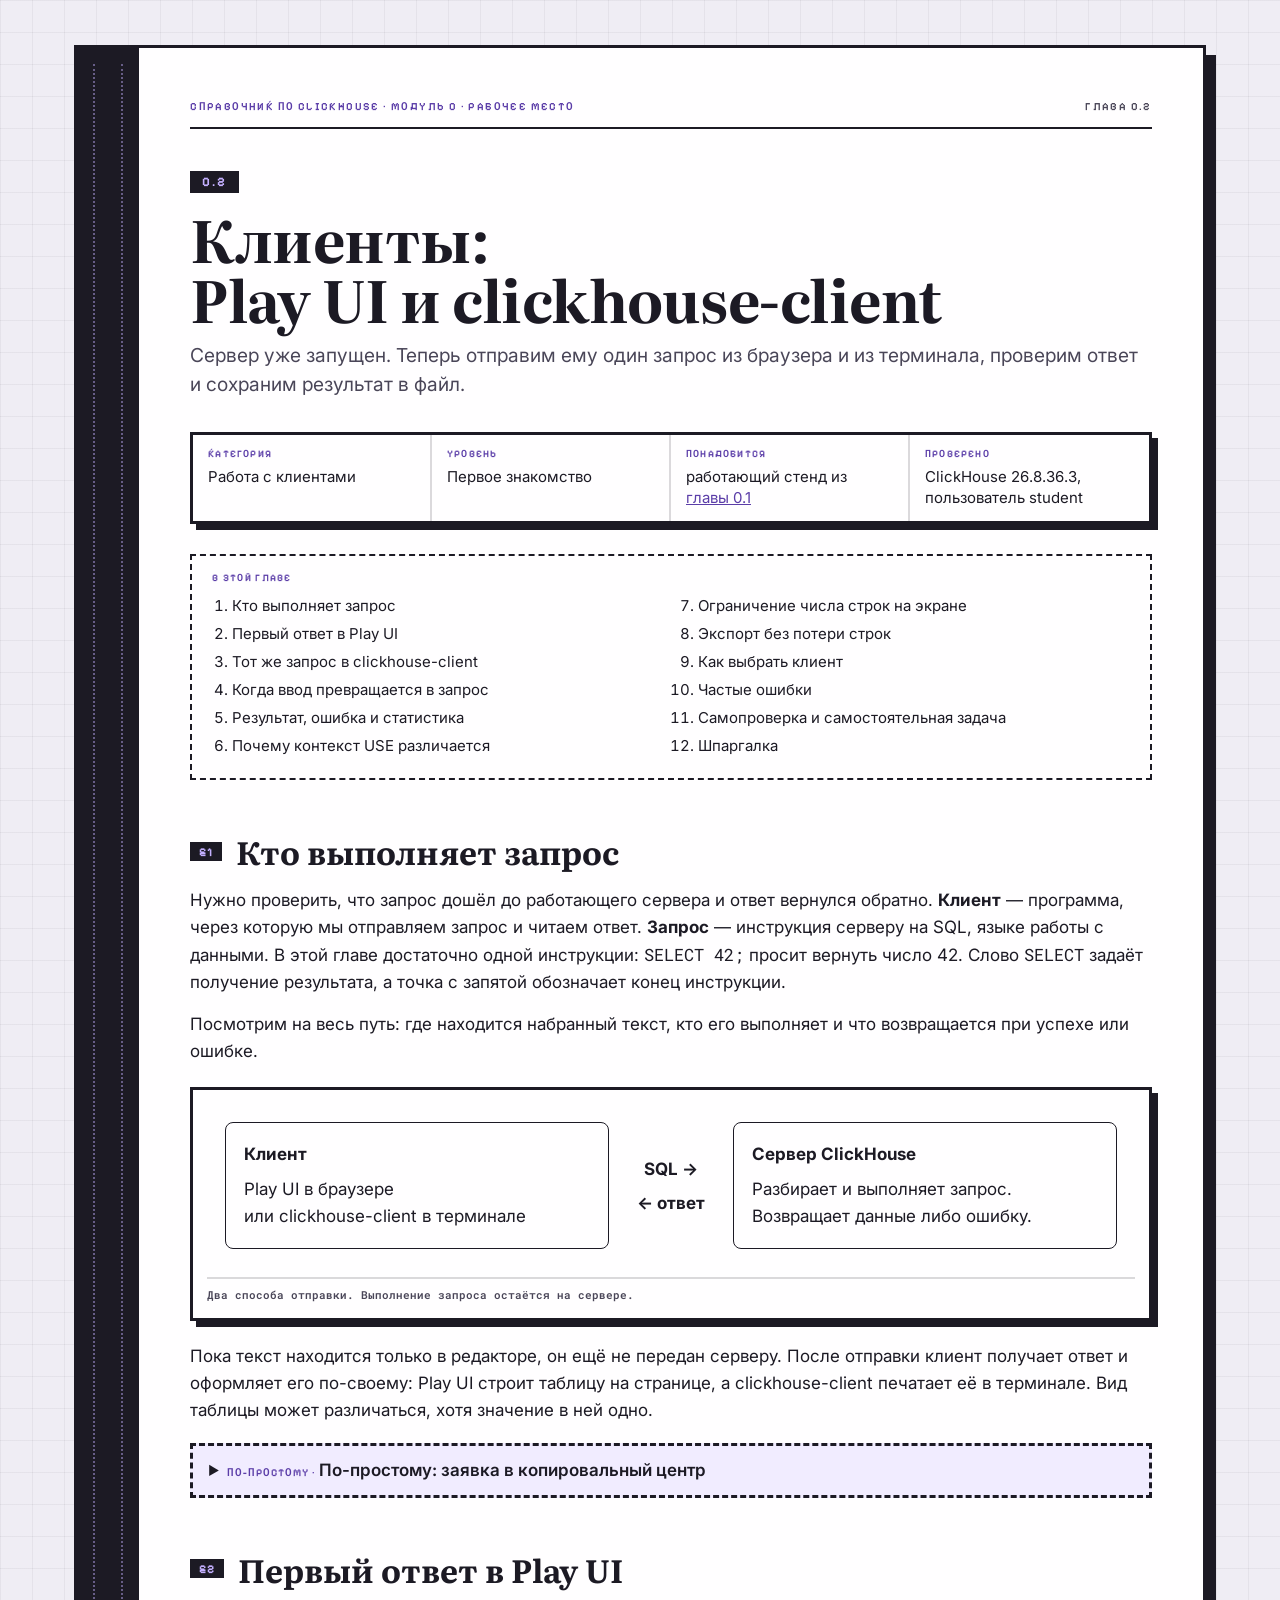
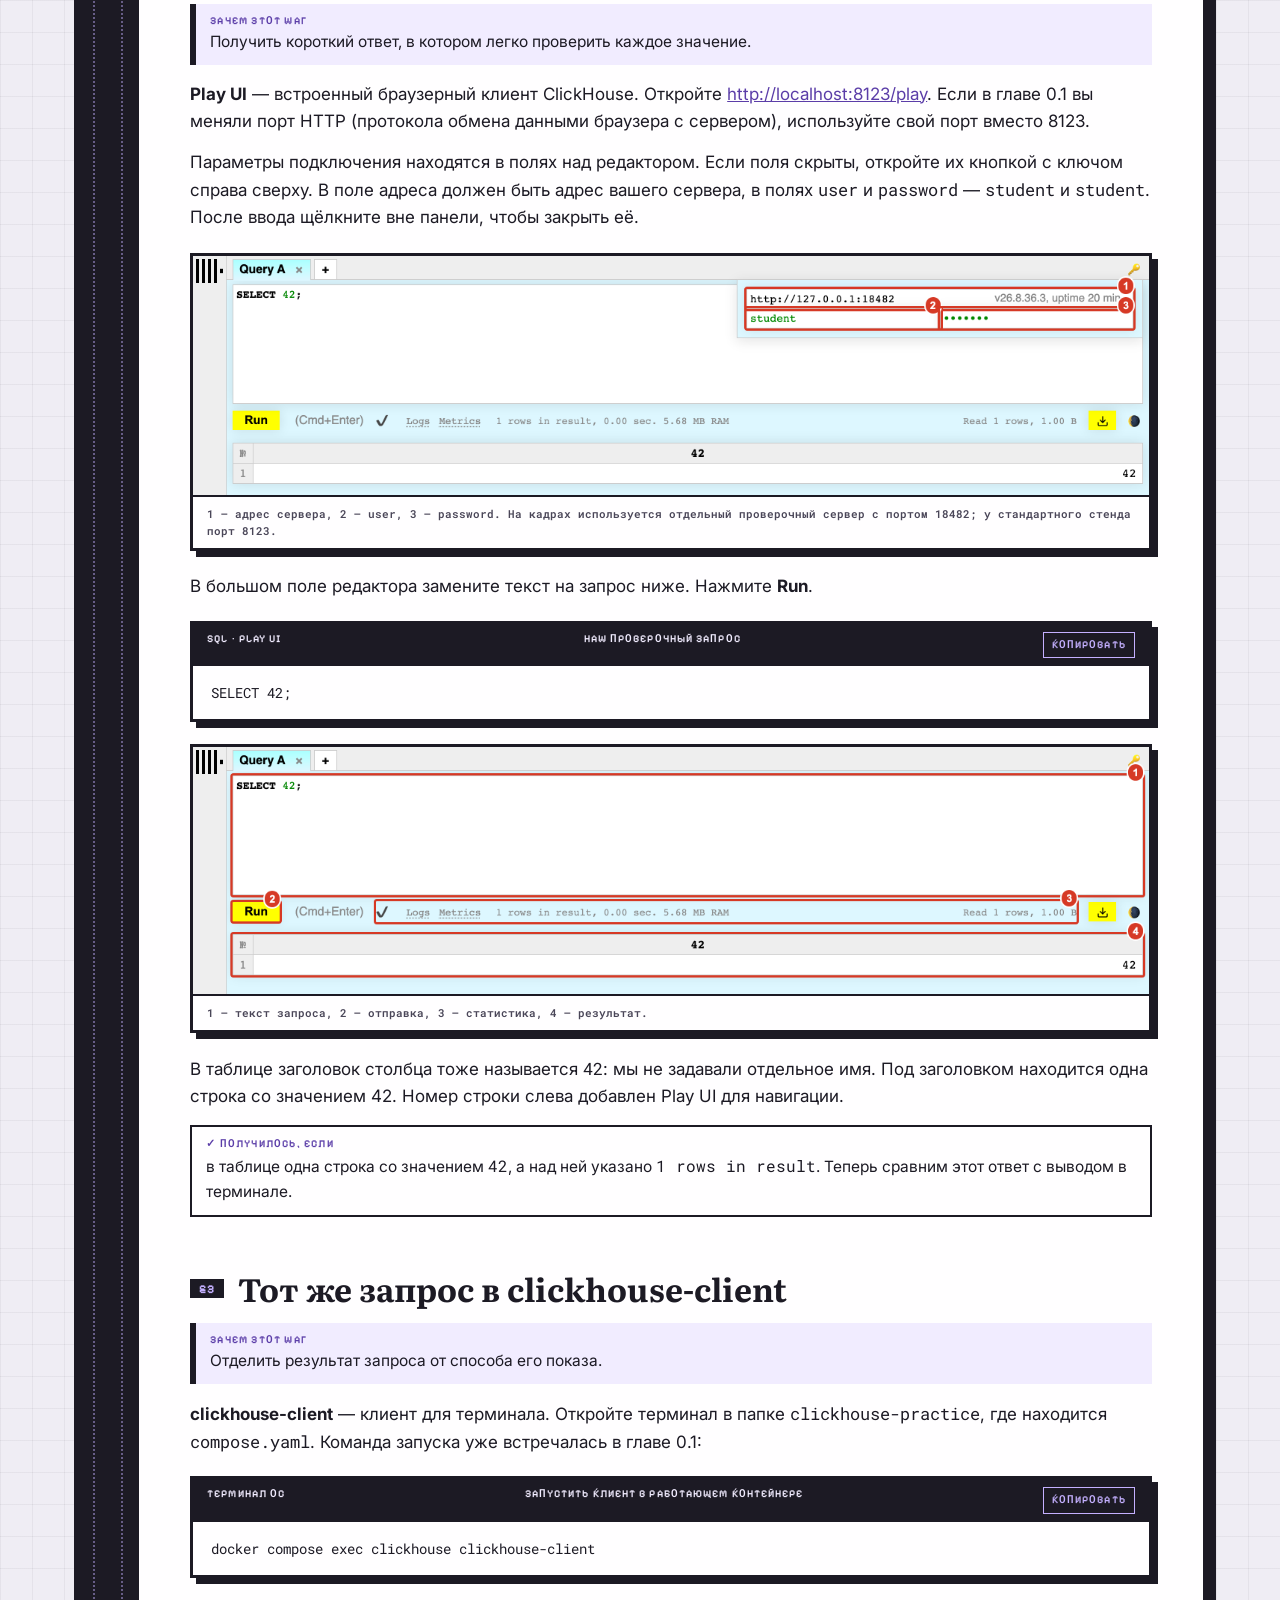
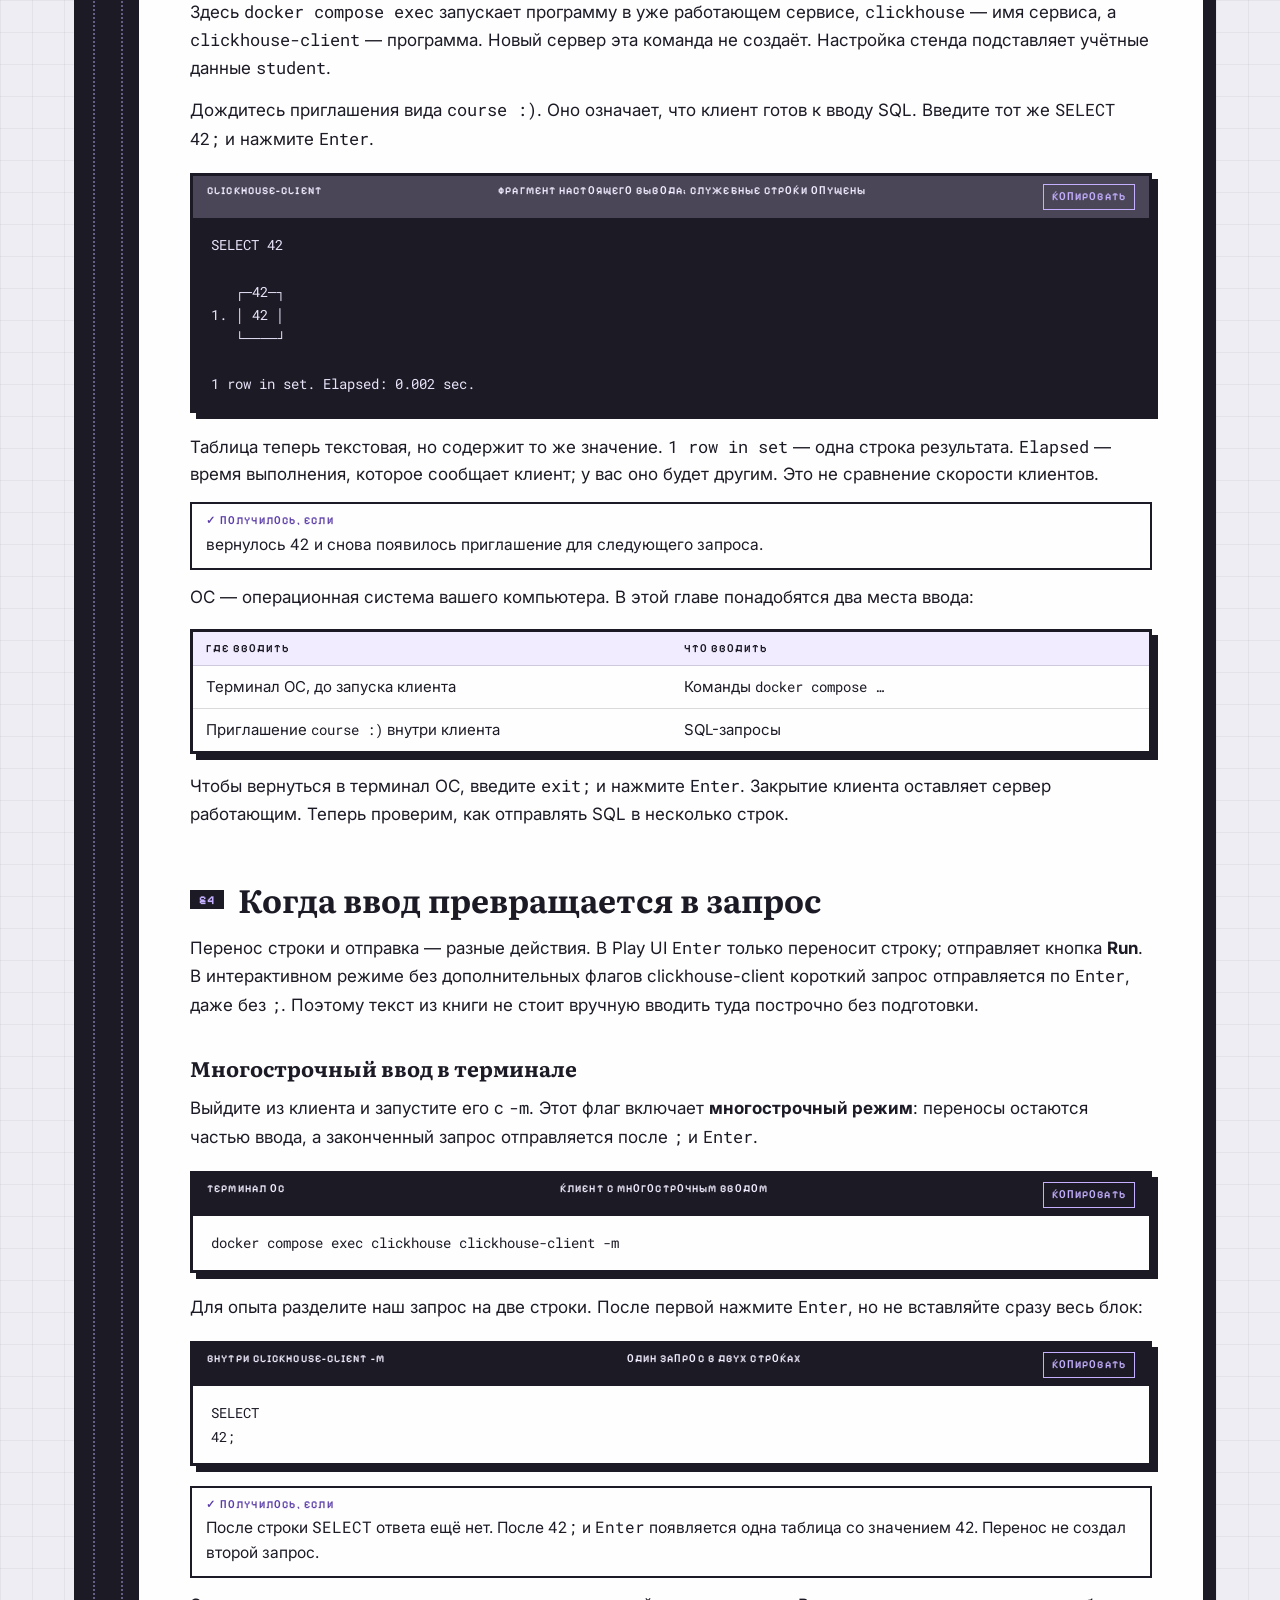
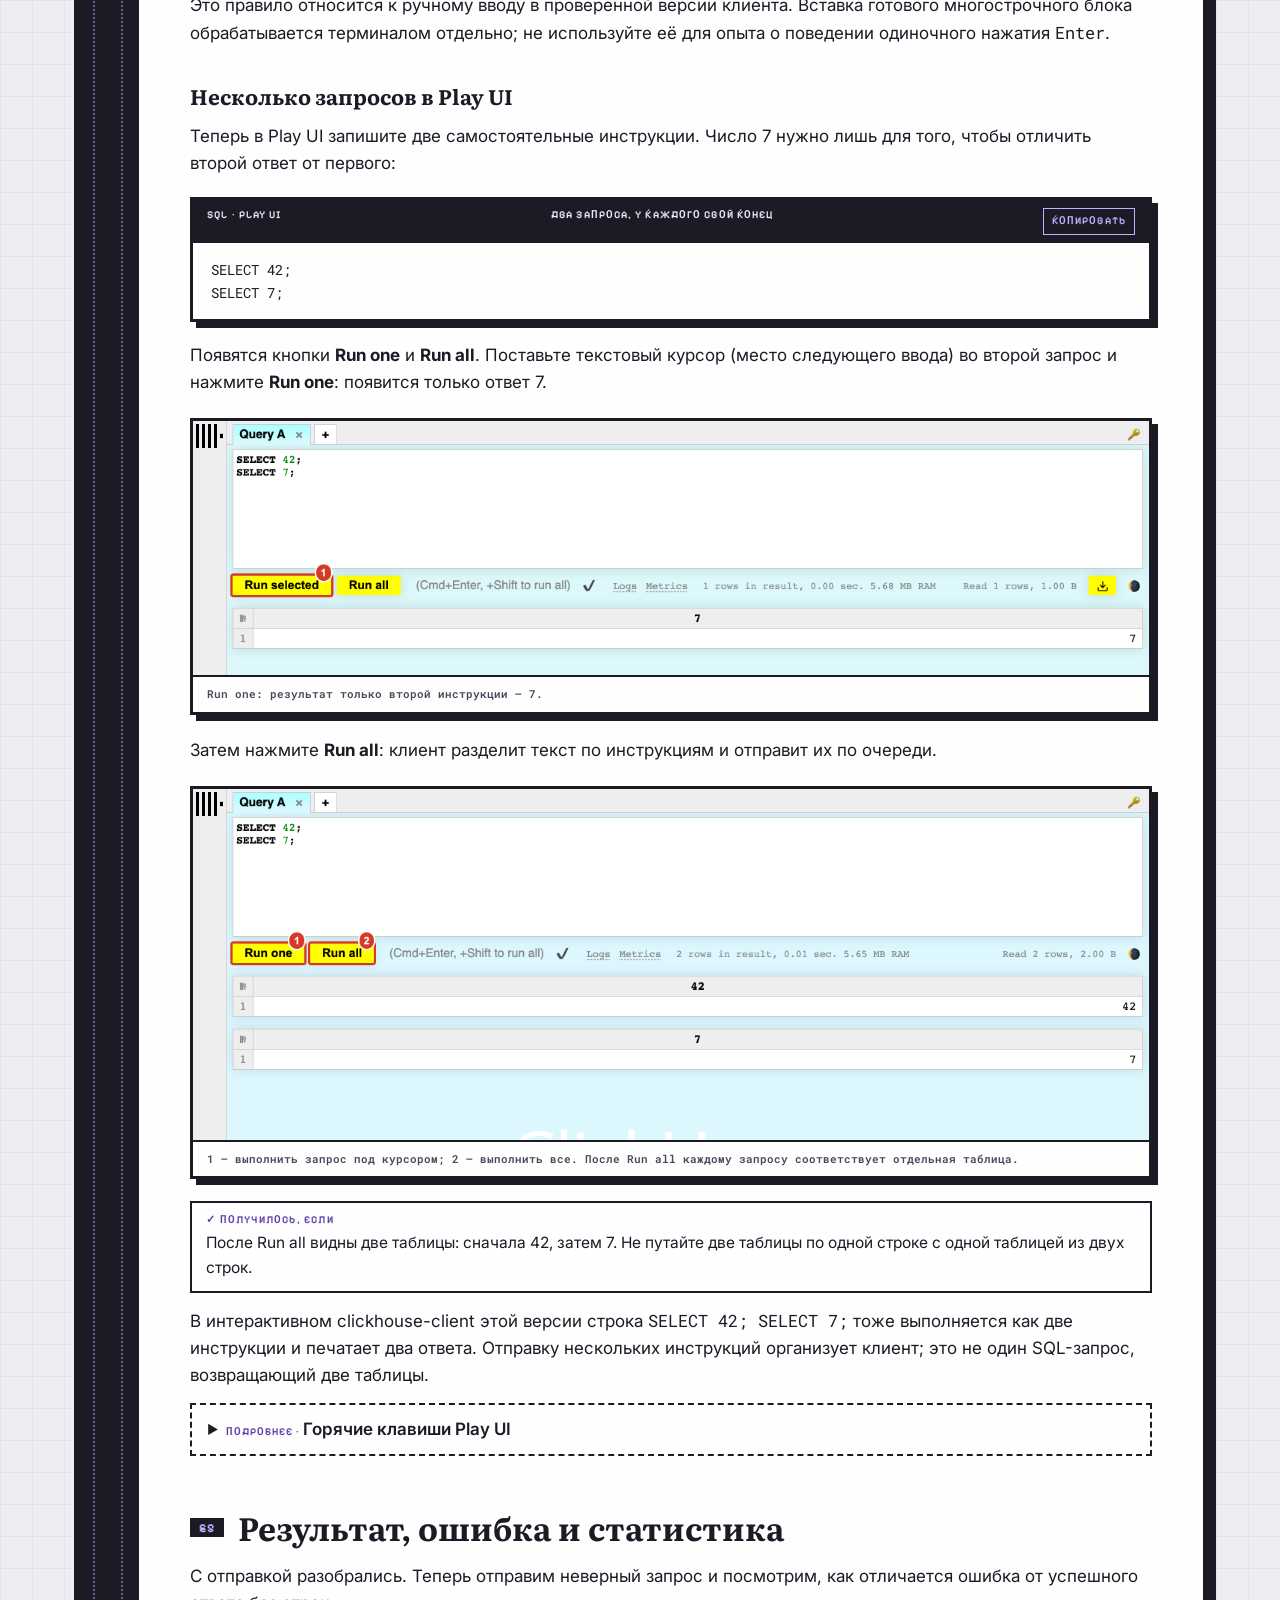
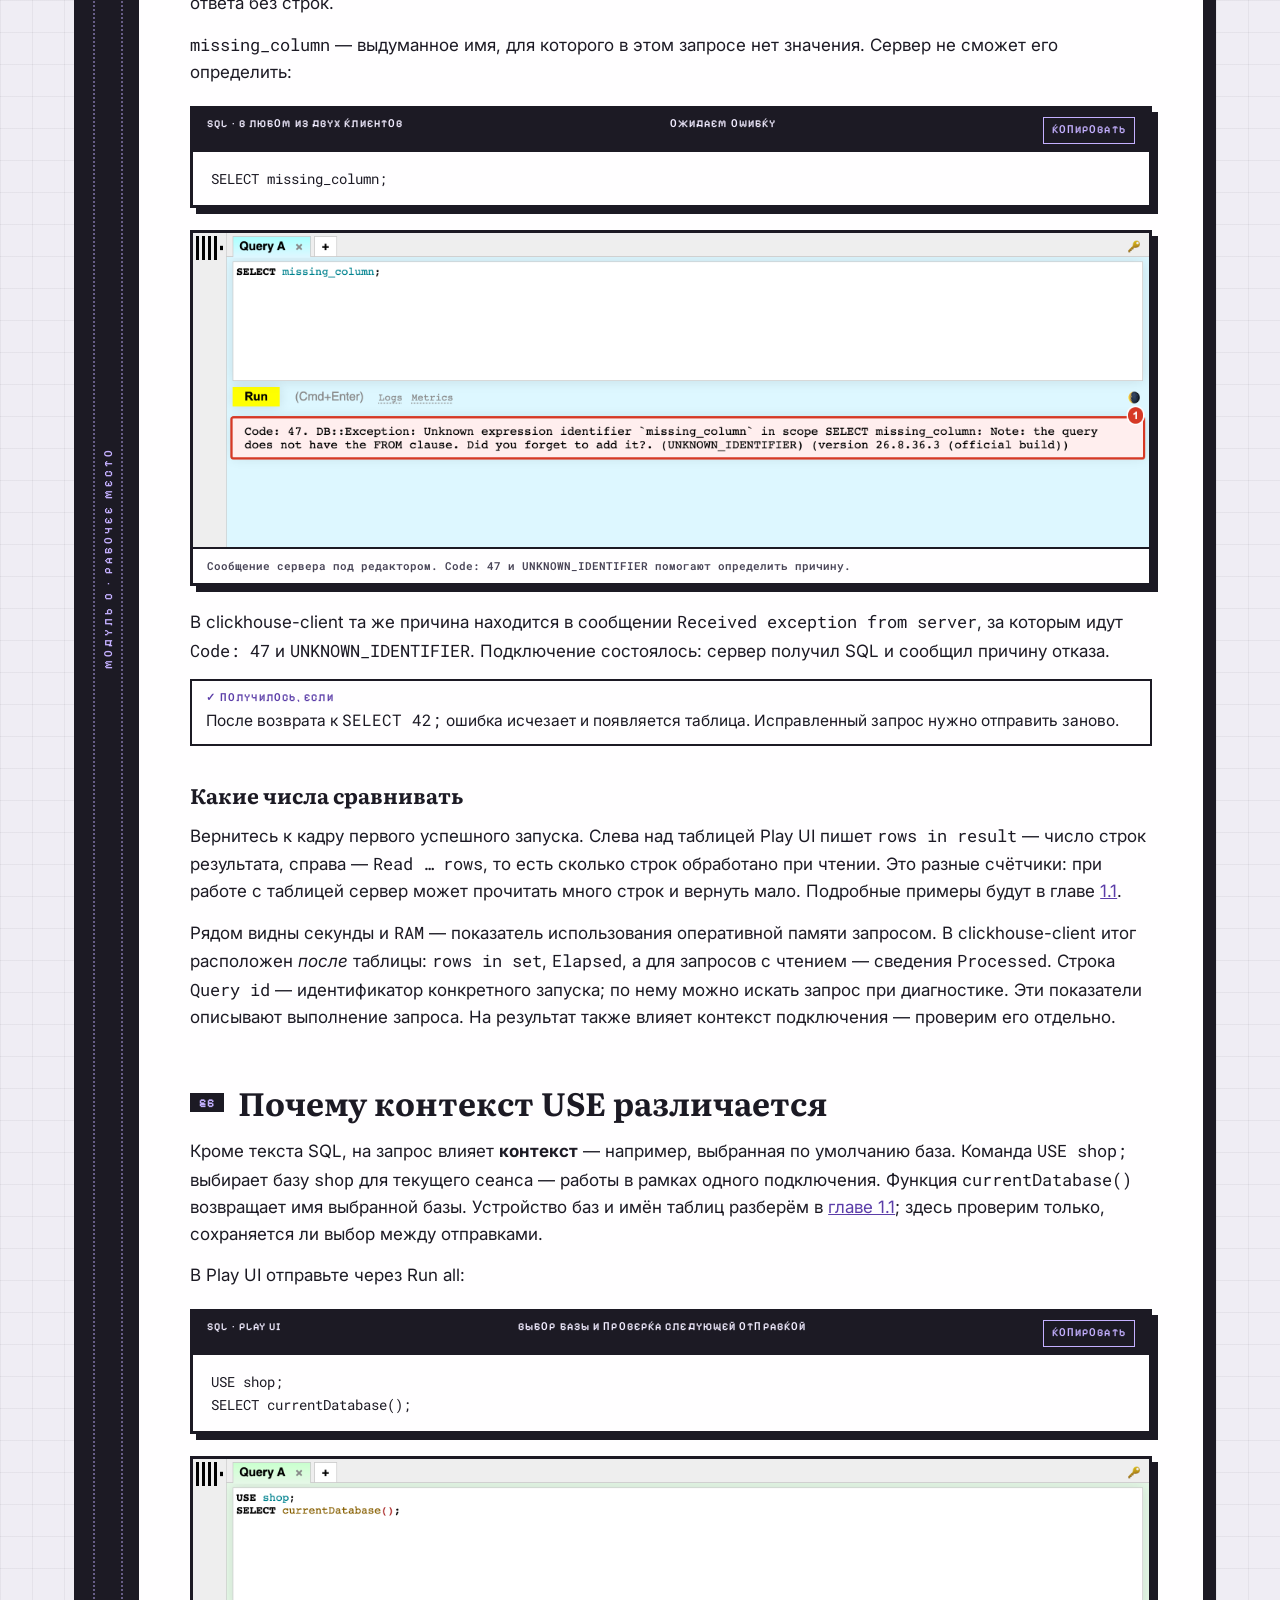
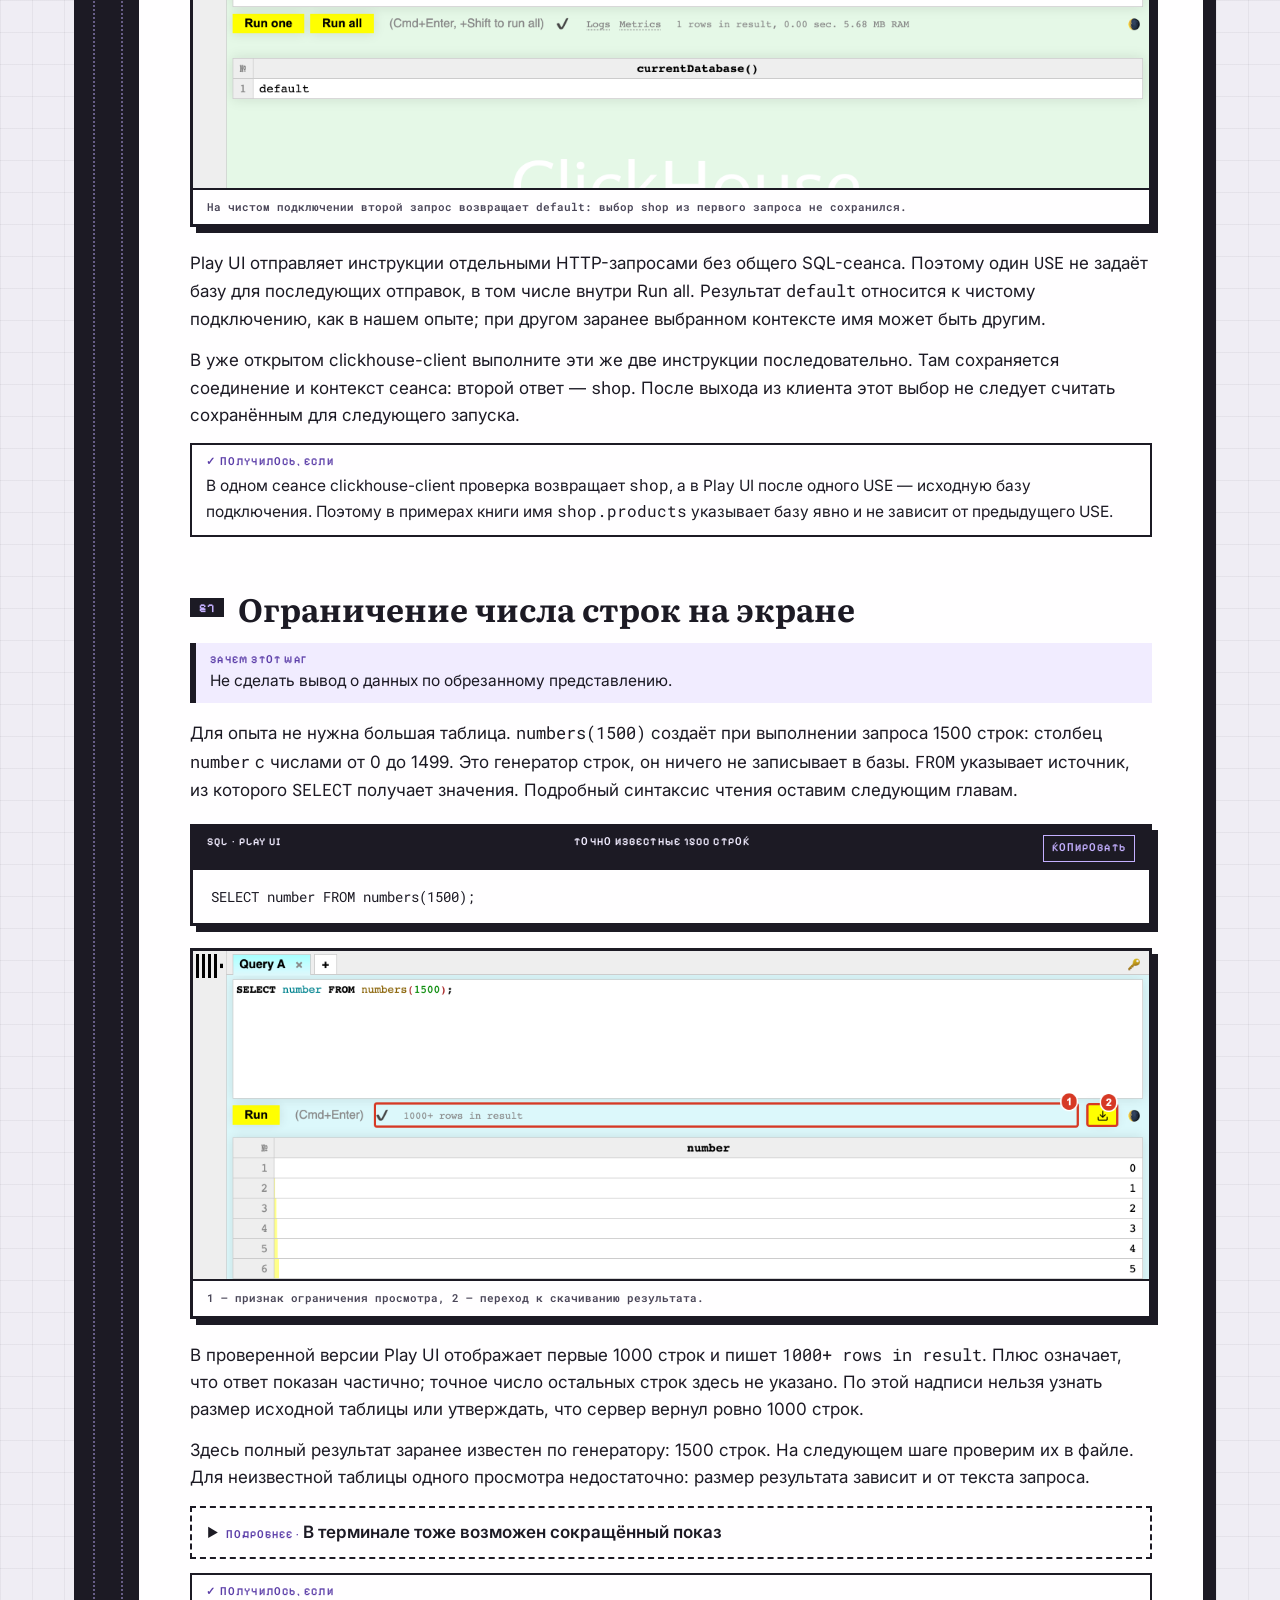
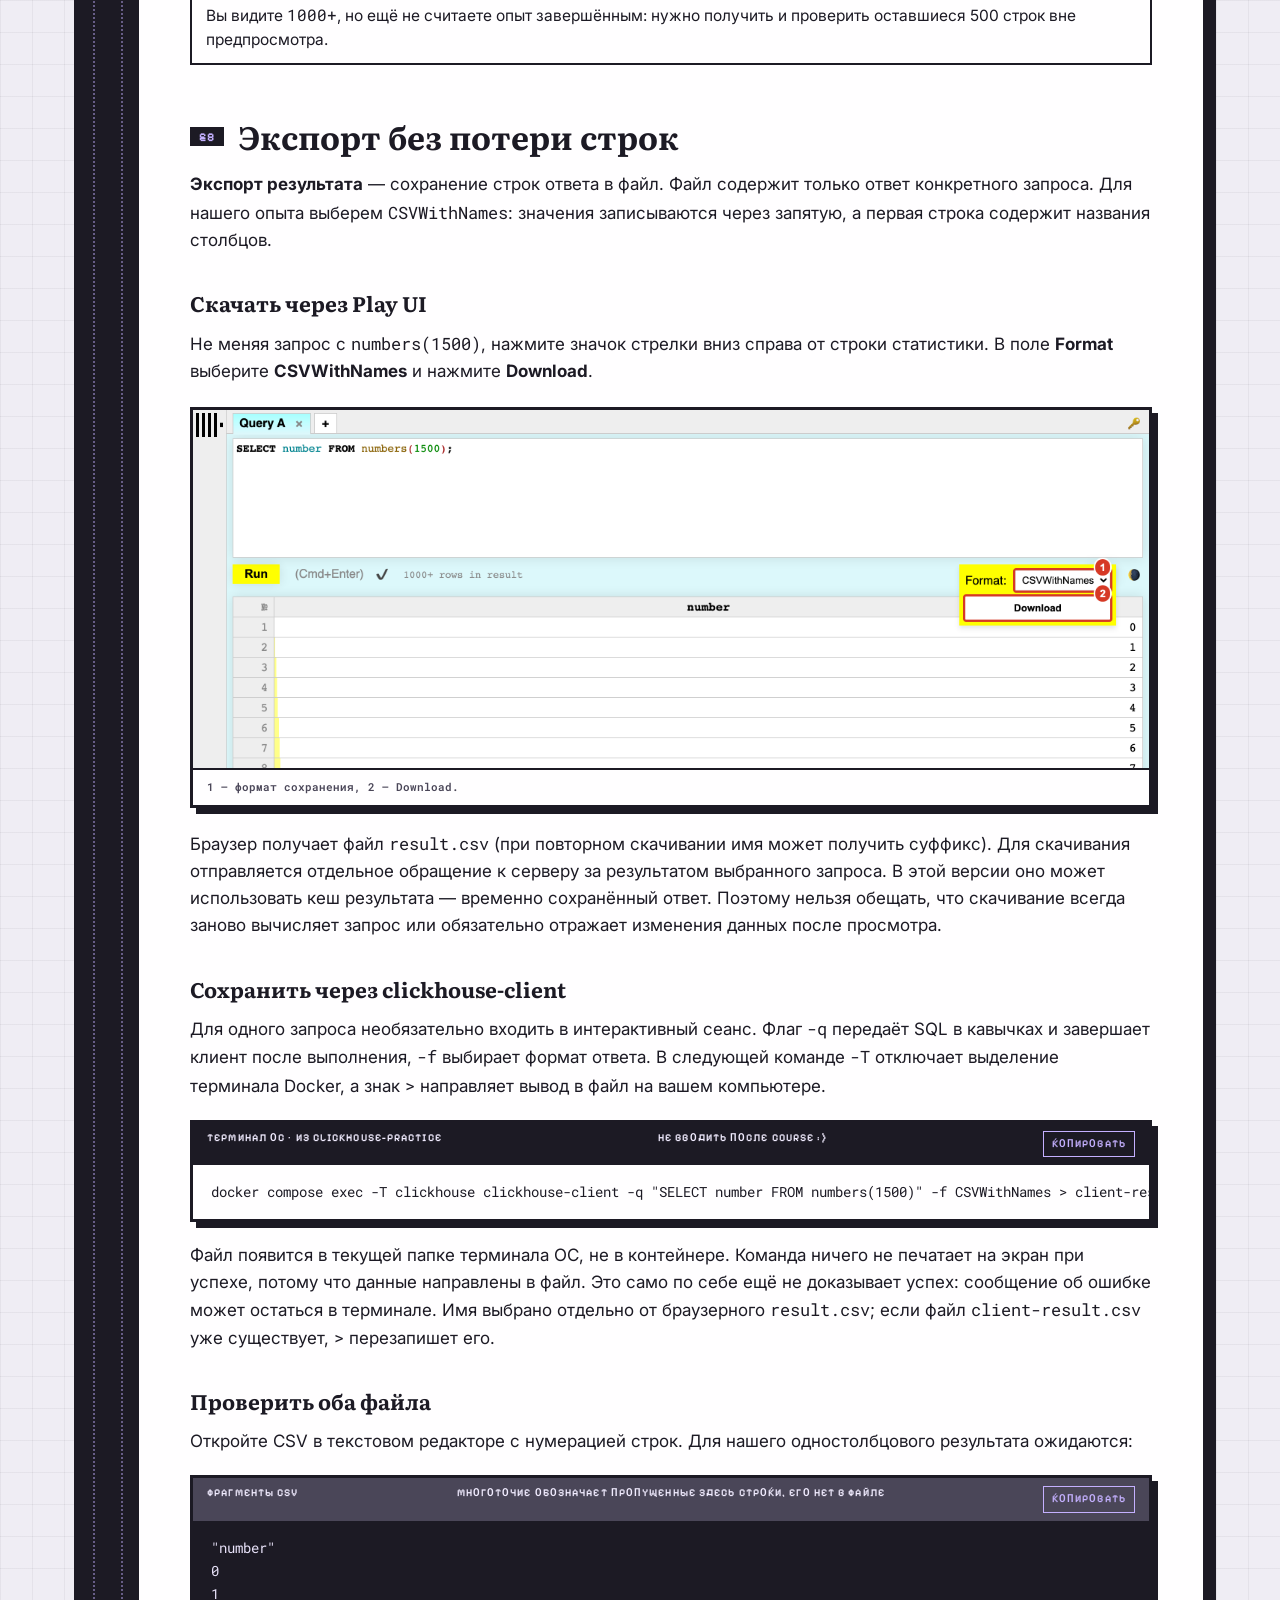
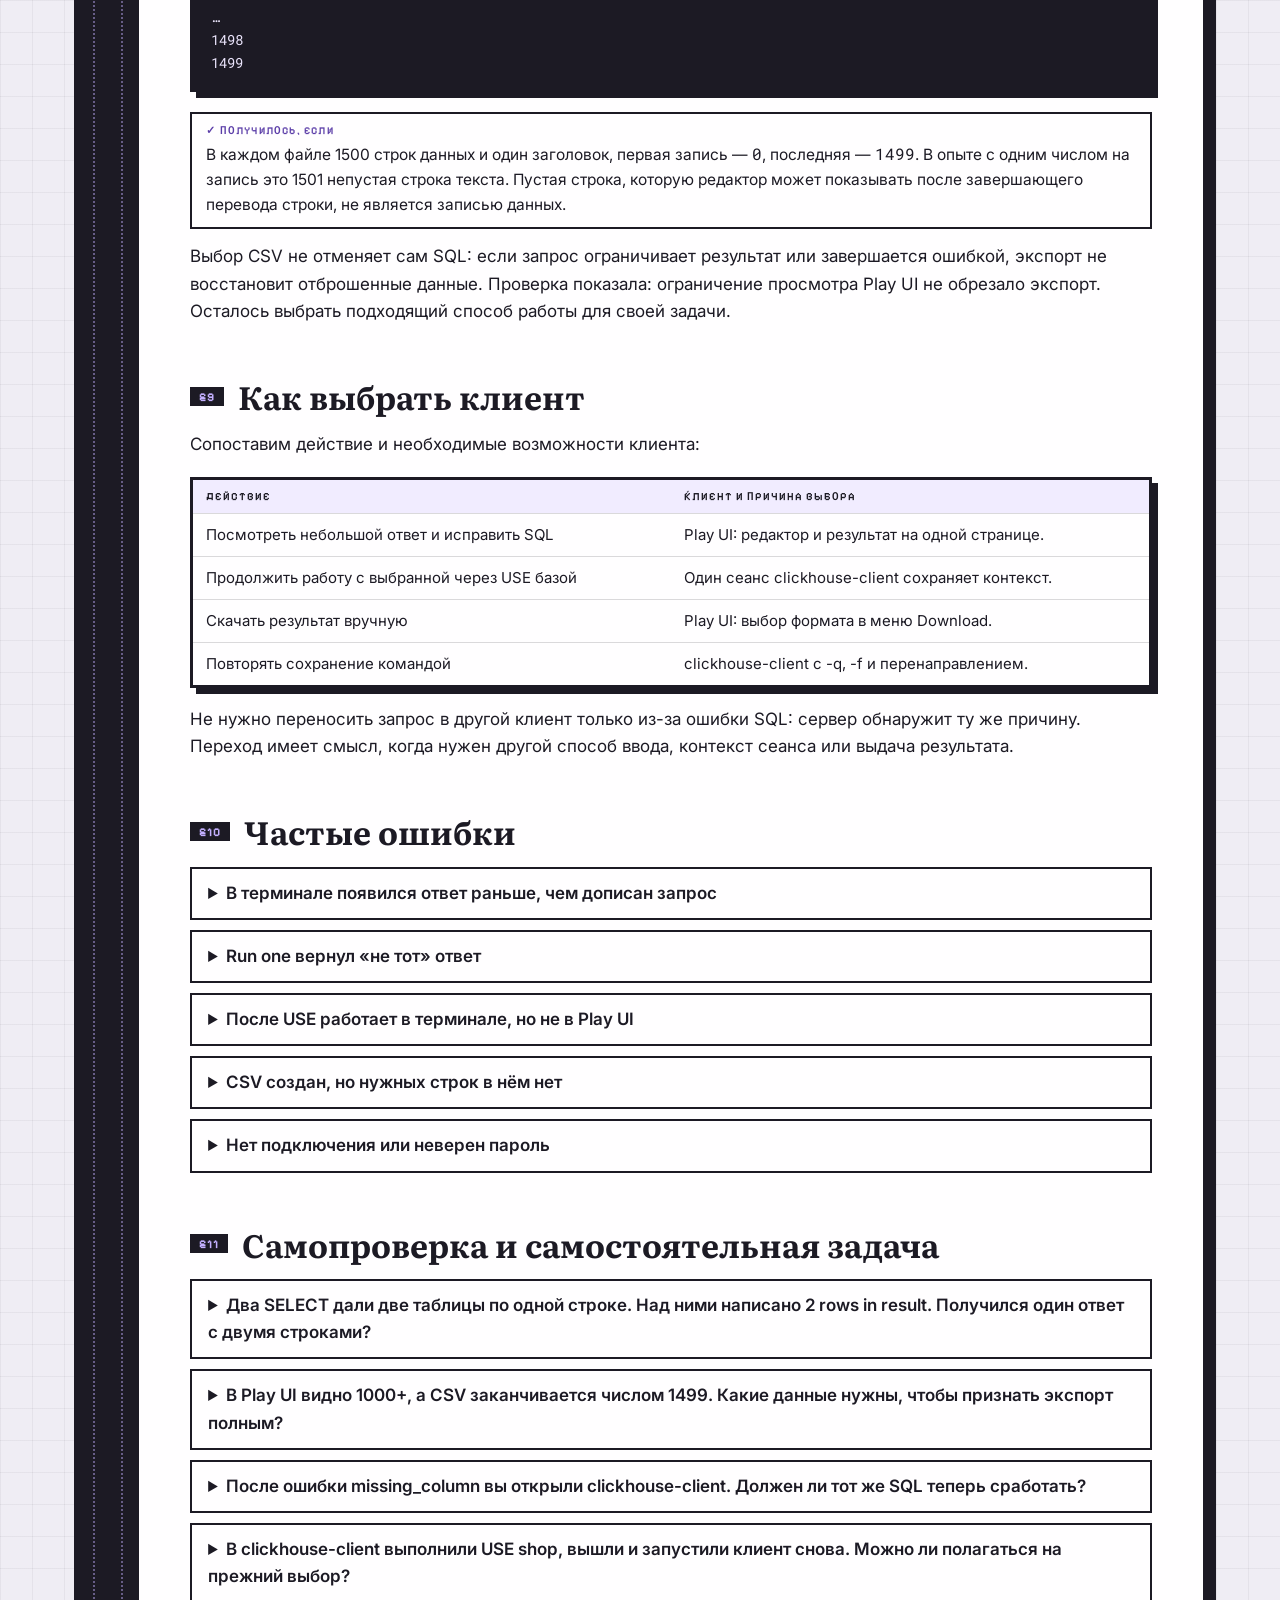
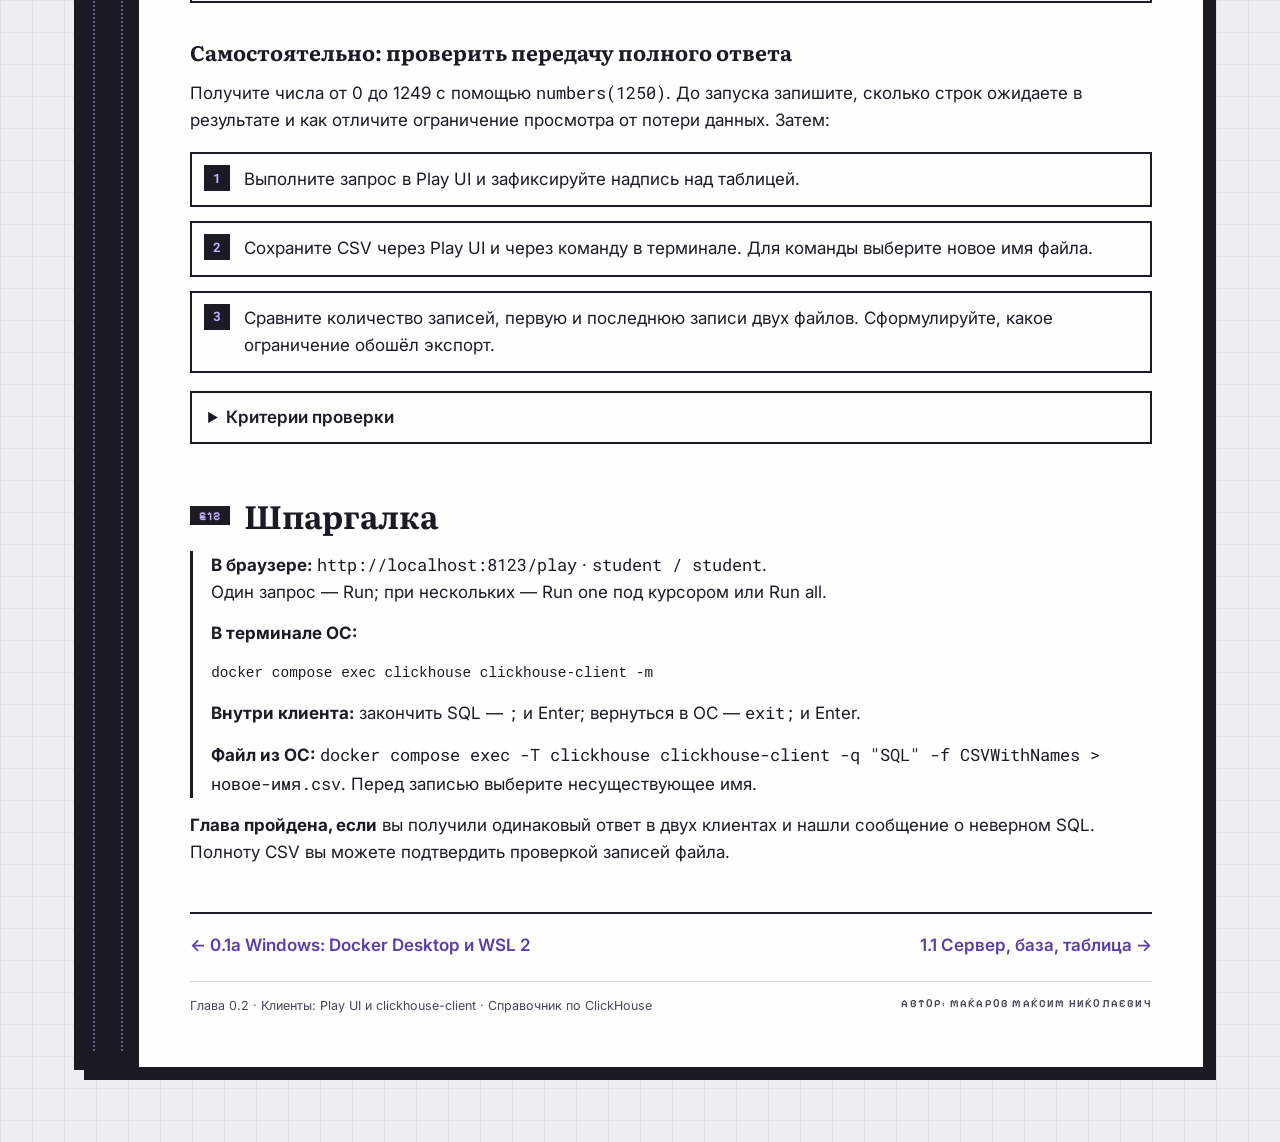
<file: temy/02-klienty/index.html>
<!doctype html>
<html lang="ru">
<head>
  <meta charset="utf-8">
  <meta name="viewport" content="width=device-width, initial-scale=1">
  <meta name="theme-color" content="#1C1A24">
  <title>0.2 Клиенты: Play UI и clickhouse-client · Справочник по ClickHouse</title>
  <link rel="preconnect" href="https://fonts.googleapis.com">
  <link rel="preconnect" href="https://fonts.gstatic.com" crossorigin>
  <link href="https://fonts.googleapis.com/css2?family=Inter:wght@400;500;600;700;800&family=Literata:ital,opsz,wght@0,7..72,600;0,7..72,700;1,7..72,400&family=Pixelify+Sans:wght@500;600;700&family=Roboto+Mono:wght@400;500;700&display=swap" rel="stylesheet">
  <link rel="stylesheet" href="../../styles.css">
  <script>
    /* Система проставляется до отрисовки: без сохранённого выбора определяется по браузеру. */
    (function () {
      var os = null;
      try { os = localStorage.getItem('clickhouse-book-os'); } catch (e) {}
      if (!os) {
        var p = (navigator.userAgentData && navigator.userAgentData.platform) || navigator.platform || '';
        os = /win/i.test(p) ? 'win' : /mac|iphone|ipad/i.test(p) ? 'mac' : 'linux';
      }
      document.documentElement.dataset.os = os;
    })();
  </script>
  <style>
    .client-flow { display:grid; grid-template-columns:1fr 100px 1fr; align-items:center; gap:12px; padding:18px; }
    .client-flow > div:not(.client-flow__arrow) { border:1px solid currentColor; border-radius:8px; padding:18px; min-width:0; }
    .client-flow b,.client-flow span { display:block; }
    .client-flow b { margin-bottom:8px; }
    .client-flow__arrow { text-align:center; line-height:2; font-weight:700; }
    .table-scroll table { table-layout:fixed; min-width:0; width:100%; }
    .table-scroll th,.table-scroll td { overflow-wrap:anywhere; }
    figure.code figcaption { flex-wrap:wrap; }
    figure.code figcaption span { min-width:0; overflow-wrap:anywhere; }
    figure.code .copy { margin:0; padding:5px 8px; border:1px solid currentColor; }
    .client-reference { border-left:3px solid currentColor; padding-left:18px; }
    .client-reference pre { white-space:pre-wrap; overflow-wrap:anywhere; font-size:.85em; }
    .client-reference code { overflow-wrap:anywhere; }
    @media(max-width:600px) {
      .client-flow { grid-template-columns:1fr; padding:10px; gap:8px; }
      .client-flow__arrow { display:flex; justify-content:center; gap:20px; }
      .client-flow__arrow span:first-child { font-size:0; }
      .client-flow__arrow span:first-child::after { content:'SQL ↓'; font-size:14px; }
      .client-flow__arrow span:last-child { font-size:0; }
      .client-flow__arrow span:last-child::after { content:'ответ ↑'; font-size:14px; }
    }
  </style>
</head>
<body>
  <div class="book">
    <div class="book__body">
      <div class="spine"><span>Модуль 0 · Рабочее место</span></div>

      <main class="leaf">
        <div class="running">
          <p class="eyebrow"><a href="../../index.html" style="text-decoration:none;color:inherit">Справочник по ClickHouse</a> · модуль 0 · рабочее место</p>
          <p class="running__folio">Глава 0.2</p>
        </div>

        <header class="chapter-head">
          <span class="chapter-num">0.2</span>
          <h1>Клиенты:<br>Play UI и clickhouse-client</h1>
          <p class="lead">Сервер уже запущен. Теперь отправим ему один запрос из браузера и из терминала, проверим ответ и сохраним результат в файл.</p>
        </header>

        <dl class="passport">
          <div><dt>Категория</dt><dd>Работа с клиентами</dd></div>
          <div><dt>Уровень</dt><dd>Первое знакомство</dd></div>
          <div><dt>Понадобится</dt><dd>работающий стенд из <a href="../01-stend/index.html">главы 0.1</a></dd></div>
          <div><dt>Проверено</dt><dd>ClickHouse 26.8.36.3, пользователь student</dd></div>
        </dl>

        <nav class="contents" aria-label="В этой главе">
          <b>В этой главе</b>
          <ol>
            <li><a href="#s1">Кто выполняет запрос</a></li>
            <li><a href="#s2">Первый ответ в Play UI</a></li>
            <li><a href="#s3">Тот же запрос в clickhouse-client</a></li>
            <li><a href="#s4">Когда ввод превращается в запрос</a></li>
            <li><a href="#s5">Результат, ошибка и статистика</a></li>
            <li><a href="#s6">Почему контекст USE различается</a></li>
            <li><a href="#s7">Ограничение числа строк на экране</a></li>
            <li><a href="#s8">Экспорт без потери строк</a></li>
            <li><a href="#s9">Как выбрать клиент</a></li>
            <li><a href="#s10">Частые ошибки</a></li>
            <li><a href="#s11">Самопроверка и самостоятельная задача</a></li>
            <li><a href="#s12">Шпаргалка</a></li>
          </ol>
        </nav>

        <h2 id="s1"><span class="sec">§1</span>Кто выполняет запрос</h2>
        <p>Нужно проверить, что запрос дошёл до работающего сервера и ответ вернулся обратно. <b>Клиент</b> — программа, через которую мы отправляем запрос и читаем ответ. <b>Запрос</b> — инструкция серверу на SQL, языке работы с данными. В этой главе достаточно одной инструкции: <code>SELECT 42;</code> просит вернуть число 42. Слово <code>SELECT</code> задаёт получение результата, а точка с запятой обозначает конец инструкции.</p>
        <p>Посмотрим на весь путь: где находится набранный текст, кто его выполняет и что возвращается при успехе или ошибке.</p>
        <figure class="pic client-mechanism">
          <div class="client-flow" role="img" aria-label="Play UI или clickhouse-client передаёт SQL серверу. Сервер возвращает результат либо ошибку тому же клиенту.">
            <div><b>Клиент</b><span>Play UI в браузере<br>или clickhouse-client в терминале</span></div>
            <div class="client-flow__arrow"><span>SQL →</span><span>← ответ</span></div>
            <div><b>Сервер ClickHouse</b><span>Разбирает и выполняет запрос.<br>Возвращает данные либо ошибку.</span></div>
          </div>
          <figcaption>Два способа отправки. Выполнение запроса остаётся на сервере.</figcaption>
        </figure>
        <p>Пока текст находится только в редакторе, он ещё не передан серверу. После отправки клиент получает ответ и оформляет его по-своему: Play UI строит таблицу на странице, а clickhouse-client печатает её в терминале. Вид таблицы может различаться, хотя значение в ней одно.</p>
        <details class="simple">
          <summary>По-простому: заявка в копировальный центр</summary>
          <p>Заявку можно отправить через сайт или передать сотруднику у стойки. Каналы разные, но работу выполняет тот же центр. В нашей схеме сайт и стойка соответствуют клиентам, текст заявки — SQL, центр — сервер, выданные листы — результат.</p>
          <p><b>Граница аналогии:</b> в программе ответ может быть показан лишь частично. У выдачи готовых листов такого ограничения нет.</p>
        </details>

        <h2 id="s2"><span class="sec">§2</span>Первый ответ в Play UI</h2>
        <p class="purpose"><b>Зачем этот шаг</b>Получить короткий ответ, в котором легко проверить каждое значение.</p>
        <p><b>Play UI</b> — встроенный браузерный клиент ClickHouse. Откройте <a href="http://localhost:8123/play">http://localhost:8123/play</a>. Если в главе 0.1 вы меняли порт HTTP (протокола обмена данными браузера с сервером), используйте свой порт вместо 8123.</p>
        <p>Параметры подключения находятся в полях над редактором. Если поля скрыты, откройте их кнопкой с ключом справа сверху. В поле адреса должен быть адрес вашего сервера, в полях <code>user</code> и <code>password</code> — <code>student</code> и <code>student</code>. После ввода щёлкните вне панели, чтобы закрыть её.</p>
        <figure class="shot"><img src="assets/01-connection.png" alt="Реальный Play UI: открыта панель подключения, выделены адрес сервера, пользователь student и скрытое поле пароля" loading="lazy" width="2560" height="640"><figcaption>1 — адрес сервера, 2 — user, 3 — password. На кадрах используется отдельный проверочный сервер с портом 18482; у стандартного стенда порт 8123.</figcaption></figure>
        <p>В большом поле редактора замените текст на запрос ниже. Нажмите <b>Run</b>.</p>
        <figure class="code"><figcaption><span>SQL · Play UI</span><span>наш проверочный запрос</span></figcaption><pre>SELECT 42;</pre></figure>
        <figure class="shot"><img src="assets/02-first-query.png" alt="Play UI после SELECT 42: редактор, кнопка Run, строка статистики 1 rows in result и таблица с единственным значением 42" loading="lazy" width="2560" height="660"><figcaption>1 — текст запроса, 2 — отправка, 3 — статистика, 4 — результат.</figcaption></figure>
        <p>В таблице заголовок столбца тоже называется <code>42</code>: мы не задавали отдельное имя. Под заголовком находится одна строка со значением 42. Номер строки слева добавлен Play UI для навигации.</p>
        <p class="check">в таблице одна строка со значением <code>42</code>, а над ней указано <code>1 rows in result</code>. Теперь сравним этот ответ с выводом в терминале.</p>

        <h2 id="s3"><span class="sec">§3</span>Тот же запрос в clickhouse-client</h2>
        <p class="purpose"><b>Зачем этот шаг</b>Отделить результат запроса от способа его показа.</p>
        <p><b>clickhouse-client</b> — клиент для терминала. Откройте терминал в папке <code>clickhouse-practice</code>, где находится <code>compose.yaml</code>. Команда запуска уже встречалась в главе 0.1:</p>
        <figure class="code"><figcaption><span>Терминал ОС</span><span>запустить клиент в работающем контейнере</span></figcaption><pre>docker compose exec clickhouse clickhouse-client</pre></figure>
        <p>Здесь <code>docker compose exec</code> запускает программу в уже работающем сервисе, <code>clickhouse</code> — имя сервиса, а <code>clickhouse-client</code> — программа. Новый сервер эта команда не создаёт. Настройка стенда подставляет учётные данные <code>student</code>.</p>
        <p>Дождитесь приглашения вида <code>course :)</code>. Оно означает, что клиент готов к вводу SQL. Введите тот же <code>SELECT 42;</code> и нажмите <kbd>Enter</kbd>.</p>
        <figure class="code code--out"><figcaption><span>clickhouse-client</span><span>фрагмент настоящего вывода; служебные строки опущены</span></figcaption><pre>SELECT 42

   ┌─42─┐
1. │ 42 │
   └────┘

1 row in set. Elapsed: 0.002 sec.</pre></figure>
        <p>Таблица теперь текстовая, но содержит то же значение. <code>1 row in set</code> — одна строка результата. <code>Elapsed</code> — время выполнения, которое сообщает клиент; у вас оно будет другим. Это не сравнение скорости клиентов.</p>
        <p class="check">вернулось <code>42</code> и снова появилось приглашение для следующего запроса.</p>
        <p>ОС — операционная система вашего компьютера. В этой главе понадобятся два места ввода:</p>
        <div class="table-scroll"><table><thead><tr><th>Где вводить</th><th>Что вводить</th></tr></thead><tbody><tr><td>Терминал ОС, до запуска клиента</td><td>Команды <code>docker compose …</code></td></tr><tr><td>Приглашение <code>course :)</code> внутри клиента</td><td>SQL-запросы</td></tr></tbody></table></div>
        <p>Чтобы вернуться в терминал ОС, введите <code>exit;</code> и нажмите <kbd>Enter</kbd>. Закрытие клиента оставляет сервер работающим. Теперь проверим, как отправлять SQL в несколько строк.</p>

        <h2 id="s4"><span class="sec">§4</span>Когда ввод превращается в запрос</h2>
        <p>Перенос строки и отправка — разные действия. В Play UI <kbd>Enter</kbd> только переносит строку; отправляет кнопка <b>Run</b>. В интерактивном режиме без дополнительных флагов clickhouse-client короткий запрос отправляется по <kbd>Enter</kbd>, даже без <code>;</code>. Поэтому текст из книги не стоит вручную вводить туда построчно без подготовки.</p>
        <h3>Многострочный ввод в терминале</h3>
        <p>Выйдите из клиента и запустите его с <code>-m</code>. Этот флаг включает <b>многострочный режим</b>: переносы остаются частью ввода, а законченный запрос отправляется после <code>;</code> и <kbd>Enter</kbd>.</p>
        <figure class="code"><figcaption><span>Терминал ОС</span><span>клиент с многострочным вводом</span></figcaption><pre>docker compose exec clickhouse clickhouse-client -m</pre></figure>
        <p>Для опыта разделите наш запрос на две строки. После первой нажмите <kbd>Enter</kbd>, но не вставляйте сразу весь блок:</p>
        <figure class="code"><figcaption><span>Внутри clickhouse-client -m</span><span>один запрос в двух строках</span></figcaption><pre>SELECT
42;</pre></figure>
        <p class="check">После строки <code>SELECT</code> ответа ещё нет. После <code>42;</code> и <kbd>Enter</kbd> появляется одна таблица со значением 42. Перенос не создал второй запрос.</p>
        <p>Это правило относится к ручному вводу в проверенной версии клиента. Вставка готового многострочного блока обрабатывается терминалом отдельно; не используйте её для опыта о поведении одиночного нажатия <kbd>Enter</kbd>.</p>
        <h3>Несколько запросов в Play UI</h3>
        <p>Теперь в Play UI запишите две самостоятельные инструкции. Число 7 нужно лишь для того, чтобы отличить второй ответ от первого:</p>
        <figure class="code"><figcaption><span>SQL · Play UI</span><span>два запроса, у каждого свой конец</span></figcaption><pre>SELECT 42;
SELECT 7;</pre></figure>
        <p>Появятся кнопки <b>Run one</b> и <b>Run all</b>. Поставьте текстовый курсор (место следующего ввода) во второй запрос и нажмите <b>Run one</b>: появится только ответ 7. </p>
        <figure class="shot"><img src="assets/08-run-one.png" alt="Play UI после Run one с курсором во втором SELECT: единственная таблица содержит 7" loading="lazy" width="2560" height="680"><figcaption>Run one: результат только второй инструкции — 7.</figcaption></figure>
        <p>Затем нажмите <b>Run all</b>: клиент разделит текст по инструкциям и отправит их по очереди.</p>
        <figure class="shot"><img src="assets/03-run-all.png" alt="Play UI: Run one и Run all, после запуска всех запросов видны отдельные результаты SELECT 42 и SELECT 7" loading="lazy" width="2560" height="940"><figcaption>1 — выполнить запрос под курсором; 2 — выполнить все. После Run all каждому запросу соответствует отдельная таблица.</figcaption></figure>
        <p class="check">После Run all видны две таблицы: сначала 42, затем 7. Не путайте две таблицы по одной строке с одной таблицей из двух строк.</p>
        <p>В интерактивном clickhouse-client этой версии строка <code>SELECT 42; SELECT 7;</code> тоже выполняется как две инструкции и печатает два ответа. Отправку нескольких инструкций организует клиент; это не один SQL-запрос, возвращающий две таблицы.</p>
        <details class="more"><summary>Горячие клавиши Play UI</summary><p>Вместо Run / Run one — <kbd>Ctrl</kbd> + <kbd>Enter</kbd>, на macOS — <kbd>Cmd</kbd> + <kbd>Enter</kbd>. Для Run all добавьте <kbd>Shift</kbd>. Подсказка с сочетанием находится рядом с кнопками на кадре.</p></details>

        <h2 id="s5"><span class="sec">§5</span>Результат, ошибка и статистика</h2>
        <p>С отправкой разобрались. Теперь отправим неверный запрос и посмотрим, как отличается ошибка от успешного ответа без строк.</p>
        <p><code>missing_column</code> — выдуманное имя, для которого в этом запросе нет значения. Сервер не сможет его определить:</p>
        <figure class="code"><figcaption><span>SQL · в любом из двух клиентов</span><span>ожидаем ошибку</span></figcaption><pre>SELECT missing_column;</pre></figure>
        <figure class="shot"><img src="assets/04-error.png" alt="Play UI: вместо таблицы выведена ошибка Code 47, Unknown expression identifier missing_column, UNKNOWN_IDENTIFIER" loading="lazy" width="2560" height="840"><figcaption>Сообщение сервера под редактором. Code: 47 и UNKNOWN_IDENTIFIER помогают определить причину.</figcaption></figure>
        <p>В clickhouse-client та же причина находится в сообщении <code>Received exception from server</code>, за которым идут <code>Code: 47</code> и <code>UNKNOWN_IDENTIFIER</code>. Подключение состоялось: сервер получил SQL и сообщил причину отказа.</p>
        <p class="check">После возврата к <code>SELECT 42;</code> ошибка исчезает и появляется таблица. Исправленный запрос нужно отправить заново.</p>
        <h3>Какие числа сравнивать</h3>
        <p>Вернитесь к кадру первого успешного запуска. Слева над таблицей Play UI пишет <code>rows in result</code> — число строк результата, справа — <code>Read … rows</code>, то есть сколько строк обработано при чтении. Это разные счётчики: при работе с таблицей сервер может прочитать много строк и вернуть мало. Подробные примеры будут в главе <a href="../11-server-baza-tablica/index.html">1.1</a>.</p>
        <p>Рядом видны секунды и <code>RAM</code> — показатель использования оперативной памяти запросом. В clickhouse-client итог расположен <em>после</em> таблицы: <code>rows in set</code>, <code>Elapsed</code>, а для запросов с чтением — сведения <code>Processed</code>. Строка <code>Query id</code> — идентификатор конкретного запуска; по нему можно искать запрос при диагностике. Эти показатели описывают выполнение запроса. На результат также влияет контекст подключения — проверим его отдельно.</p>

        <h2 id="s6"><span class="sec">§6</span>Почему контекст USE различается</h2>
        <p>Кроме текста SQL, на запрос влияет <b>контекст</b> — например, выбранная по умолчанию база. Команда <code>USE shop;</code> выбирает базу <code>shop</code> для текущего сеанса — работы в рамках одного подключения. Функция <code>currentDatabase()</code> возвращает имя выбранной базы. Устройство баз и имён таблиц разберём в <a href="../11-server-baza-tablica/index.html">главе 1.1</a>; здесь проверим только, сохраняется ли выбор между отправками.</p>
        <p>В Play UI отправьте через Run all:</p>
        <figure class="code"><figcaption><span>SQL · Play UI</span><span>выбор базы и проверка следующей отправкой</span></figcaption><pre>USE shop;
SELECT currentDatabase();</pre></figure>
        <figure class="shot"><img src="assets/05-use-context.png" alt="Play UI: после Run all для USE shop и SELECT currentDatabase() результат второго запроса равен default" loading="lazy" width="2560" height="880"><figcaption>На чистом подключении второй запрос возвращает default: выбор shop из первого запроса не сохранился.</figcaption></figure>
        <p>Play UI отправляет инструкции отдельными HTTP-запросами без общего SQL-сеанса. Поэтому один <code>USE</code> не задаёт базу для последующих отправок, в том числе внутри Run all. Результат <code>default</code> относится к чистому подключению, как в нашем опыте; при другом заранее выбранном контексте имя может быть другим.</p>
        <p>В уже открытом clickhouse-client выполните эти же две инструкции последовательно. Там сохраняется соединение и контекст сеанса: второй ответ — <code>shop</code>. После выхода из клиента этот выбор не следует считать сохранённым для следующего запуска.</p>
        <p class="check">В одном сеансе clickhouse-client проверка возвращает <code>shop</code>, а в Play UI после одного USE — исходную базу подключения. Поэтому в примерах книги имя <code>shop.products</code> указывает базу явно и не зависит от предыдущего USE.</p>

        <h2 id="s7"><span class="sec">§7</span>Ограничение числа строк на экране</h2>
        <p class="purpose"><b>Зачем этот шаг</b>Не сделать вывод о данных по обрезанному представлению.</p>
        <p>Для опыта не нужна большая таблица. <code>numbers(1500)</code> создаёт при выполнении запроса 1500 строк: столбец <code>number</code> с числами от 0 до 1499. Это генератор строк, он ничего не записывает в базы. <code>FROM</code> указывает источник, из которого <code>SELECT</code> получает значения. Подробный синтаксис чтения оставим следующим главам.</p>
        <figure class="code"><figcaption><span>SQL · Play UI</span><span>точно известные 1500 строк</span></figcaption><pre>SELECT number FROM numbers(1500);</pre></figure>
        <figure class="shot"><img src="assets/06-display-limit.png" alt="Play UI для numbers(1500): над таблицей 1000+ rows in result и выделена кнопка скачивания" loading="lazy" width="2560" height="880"><figcaption>1 — признак ограничения просмотра, 2 — переход к скачиванию результата.</figcaption></figure>
        <p>В проверенной версии Play UI отображает первые 1000 строк и пишет <code>1000+ rows in result</code>. Плюс означает, что ответ показан частично; точное число остальных строк здесь не указано. По этой надписи нельзя узнать размер исходной таблицы или утверждать, что сервер вернул ровно 1000 строк.</p>
        <p>Здесь полный результат заранее известен по генератору: 1500 строк. На следующем шаге проверим их в файле. Для неизвестной таблицы одного просмотра недостаточно: размер результата зависит и от текста запроса.</p>
        <details class="more"><summary>В терминале тоже возможен сокращённый показ</summary><p>Не делайте обратный вывод «в терминале всегда видны все строки». У табличного формата семейства <code>Pretty</code> тоже есть ограничение: в стенде <code>output_format_pretty_max_rows</code> по умолчанию равно 1000. Эта настройка ограничивает число напечатанных строк. Для получения полного файла выберем формат, у которого нет такого ограничения печати.</p></details>
        <p class="check">Вы видите <code>1000+</code>, но ещё не считаете опыт завершённым: нужно получить и проверить оставшиеся 500 строк вне предпросмотра.</p>

        <h2 id="s8"><span class="sec">§8</span>Экспорт без потери строк</h2>
        <p><b>Экспорт результата</b> — сохранение строк ответа в файл. Файл содержит только ответ конкретного запроса. Для нашего опыта выберем <code>CSVWithNames</code>: значения записываются через запятую, а первая строка содержит названия столбцов.</p>
        <h3>Скачать через Play UI</h3>
        <p>Не меняя запрос с <code>numbers(1500)</code>, нажмите значок стрелки вниз справа от строки статистики. В поле <b>Format</b> выберите <b>CSVWithNames</b> и нажмите <b>Download</b>.</p>
        <figure class="shot"><img src="assets/07-download.png" alt="Реальное меню скачивания Play UI: Format установлен в CSVWithNames, ниже кнопка Download" loading="lazy" width="2560" height="960"><figcaption>1 — формат сохранения, 2 — Download.</figcaption></figure>
        <p>Браузер получает файл <code>result.csv</code> (при повторном скачивании имя может получить суффикс). Для скачивания отправляется отдельное обращение к серверу за результатом выбранного запроса. В этой версии оно может использовать кеш результата — временно сохранённый ответ. Поэтому нельзя обещать, что скачивание всегда заново вычисляет запрос или обязательно отражает изменения данных после просмотра.</p>
        <h3>Сохранить через clickhouse-client</h3>
        <p>Для одного запроса необязательно входить в интерактивный сеанс. Флаг <code>-q</code> передаёт SQL в кавычках и завершает клиент после выполнения, <code>-f</code> выбирает формат ответа. В следующей команде <code>-T</code> отключает выделение терминала Docker, а знак <code>&gt;</code> направляет вывод в файл на вашем компьютере.</p>
        <figure class="code"><figcaption><span>Терминал ОС · из clickhouse-practice</span><span>не вводить после course :)</span></figcaption><pre>docker compose exec -T clickhouse clickhouse-client -q "SELECT number FROM numbers(1500)" -f CSVWithNames &gt; client-result.csv</pre></figure>
        <p>Файл появится в текущей папке терминала ОС, не в контейнере. Команда ничего не печатает на экран при успехе, потому что данные направлены в файл. Это само по себе ещё не доказывает успех: сообщение об ошибке может остаться в терминале. Имя выбрано отдельно от браузерного <code>result.csv</code>; если файл <code>client-result.csv</code> уже существует, <code>&gt;</code> перезапишет его.</p>
        <h3>Проверить оба файла</h3>
        <p>Откройте CSV в текстовом редакторе с нумерацией строк. Для нашего одностолбцового результата ожидаются:</p>
        <figure class="code code--out"><figcaption><span>Фрагменты CSV</span><span>многоточие обозначает пропущенные здесь строки, его нет в файле</span></figcaption><pre>"number"
0
1
…
1498
1499</pre></figure>
        <p class="check">В каждом файле 1500 строк данных и один заголовок, первая запись — <code>0</code>, последняя — <code>1499</code>. В опыте с одним числом на запись это 1501 непустая строка текста. Пустая строка, которую редактор может показывать после завершающего перевода строки, не является записью данных.</p>
        <p>Выбор CSV не отменяет сам SQL: если запрос ограничивает результат или завершается ошибкой, экспорт не восстановит отброшенные данные. Проверка показала: ограничение просмотра Play UI не обрезало экспорт. Осталось выбрать подходящий способ работы для своей задачи.</p>

        <h2 id="s9"><span class="sec">§9</span>Как выбрать клиент</h2>
        <p>Сопоставим действие и необходимые возможности клиента:</p>
        <div class="table-scroll"><table><thead><tr><th>Действие</th><th>Клиент и причина выбора</th></tr></thead><tbody>
          <tr><td>Посмотреть небольшой ответ и исправить SQL</td><td>Play UI: редактор и результат на одной странице.</td></tr>
          <tr><td>Продолжить работу с выбранной через USE базой</td><td>Один сеанс clickhouse-client сохраняет контекст.</td></tr>
          <tr><td>Скачать результат вручную</td><td>Play UI: выбор формата в меню Download.</td></tr>
          <tr><td>Повторять сохранение командой</td><td>clickhouse-client с -q, -f и перенаправлением.</td></tr>
        </tbody></table></div>
        <p>Не нужно переносить запрос в другой клиент только из-за ошибки SQL: сервер обнаружит ту же причину. Переход имеет смысл, когда нужен другой способ ввода, контекст сеанса или выдача результата.</p>

        <h2 id="s10"><span class="sec">§10</span>Частые ошибки</h2>
        <details class="err"><summary>В терминале появился ответ раньше, чем дописан запрос</summary><p>Проверьте, запускали ли клиент с <code>-m</code>. Если нет, выйдите и включите многострочный режим. Уже отправленный фрагмент продолжением не исправить: повторите запрос целиком. Порядок опыта — <a href="#s4">§4</a>.</p></details>
        <details class="err"><summary>Run one вернул «не тот» ответ</summary><p>Проверьте положение курсора: при нескольких инструкциях оно определяет выбранный запрос. Для двух ответов нужен Run all. Не добавляйте второй SELECT внутрь первого.</p></details>
        <details class="err"><summary>После USE работает в терминале, но не в Play UI</summary><p>Сравните контекст через <code>currentDatabase()</code>. Для примеров с таблицами используйте явное имя с базой. Не повторяйте USE перед каждым запуском в надежде сохранить HTTP-сеанс — <a href="#s6">§6</a>.</p></details>
        <details class="err"><summary>CSV создан, но нужных строк в нём нет</summary><p>Проверьте ошибку в терминале, текущую папку и файл, который открыли. Затем сравните SQL с исходным: экспорт сохраняет результат указанного запроса. Если видели 1000+ в Play UI, получите файл через Download.</p></details>
        <details class="err"><summary>Нет подключения или неверен пароль</summary><p>Убедитесь, что открыли свой адрес и порт, а пользователь указан как <code>student</code>. Если не отвечает и проверка из главы <a href="../01-stend/index.html">0.1</a>, сначала восстановите подключение по ней. Менять SQL при недоступном сервере бессмысленно.</p></details>

        <h2 id="s11"><span class="sec">§11</span>Самопроверка и самостоятельная задача</h2>
        <details><summary>Два SELECT дали две таблицы по одной строке. Над ними написано 2 rows in result. Получился один ответ с двумя строками?</summary><p>Нет. При Run all это суммарное число строк разных результатов. У каждого SELECT своя таблица. Чтобы понять структуру ответа, нужно проверить границы каждой таблицы.</p></details>
        <details><summary>В Play UI видно 1000+, а CSV заканчивается числом 1499. Какие данные нужны, чтобы признать экспорт полным?</summary><p>Нужно знать ожидаемый результат запроса. Для <code>numbers(1500)</code> это последовательность от 0 до 1499: проверяем 1500 записей, начало и конец. Одна последняя строка или размер файла в байтах не доказывают отсутствие пропусков.</p></details>
        <details><summary>После ошибки missing_column вы открыли clickhouse-client. Должен ли тот же SQL теперь сработать?</summary><p>Нет. Сервер отклоняет запрос из-за неизвестного имени. Смена клиента не добавляет этому имени значение. Исправление нужно отправить серверу заново.</p></details>
        <details><summary>В clickhouse-client выполнили USE shop, вышли и запустили клиент снова. Можно ли полагаться на прежний выбор?</summary><p>Нет: это новый сеанс. Проверяем <code>currentDatabase()</code> или указываем базу явно. История ввода и контекст соединения — не одно и то же.</p></details>
        <h3>Самостоятельно: проверить передачу полного ответа</h3>
        <p>Получите числа от 0 до 1249 с помощью <code>numbers(1250)</code>. До запуска запишите, сколько строк ожидаете в результате и как отличите ограничение просмотра от потери данных. Затем:</p>
        <ol class="steps">
          <li>Выполните запрос в Play UI и зафиксируйте надпись над таблицей.</li>
          <li>Сохраните CSV через Play UI и через команду в терминале. Для команды выберите новое имя файла.</li>
          <li>Сравните количество записей, первую и последнюю записи двух файлов. Сформулируйте, какое ограничение обошёл экспорт.</li>
        </ol>
        <details><summary>Критерии проверки</summary><p>Ожидаются 1250 записей данных, от 0 до 1249, и заголовок <code>number</code> в обоих CSV. Play UI показывает <code>1000+</code>. Экспорт позволяет получить полный результат вместо ограниченного экранного представления. Текст SQL остаётся тем же. Для этого одностолбцового опыта проверьте также, что числа идут подряд без пропусков.</p></details>

        <h2 id="s12"><span class="sec">§12</span>Шпаргалка</h2>
        <div class="client-reference">
          <p><b>В браузере:</b> <code>http://localhost:8123/play</code> · <code>student / student</code>.<br>Один запрос — Run; при нескольких — Run one под курсором или Run all.</p>
          <p><b>В терминале ОС:</b></p>
          <pre>docker compose exec clickhouse clickhouse-client -m</pre>
          <p><b>Внутри клиента:</b> закончить SQL — <code>;</code> и Enter; вернуться в ОС — <code>exit;</code> и Enter.</p>
          <p><b>Файл из ОС:</b> <code>docker compose exec -T clickhouse clickhouse-client -q "SQL" -f CSVWithNames &gt; новое-имя.csv</code>. Перед записью выберите несуществующее имя.</p>
        </div>
        <p><b>Глава пройдена, если</b> вы получили одинаковый ответ в двух клиентах и нашли сообщение о неверном SQL. Полноту CSV вы можете подтвердить проверкой записей файла.</p>

        <div class="pager"><a href="../01a-windows-wsl/index.html">← 0.1а Windows: Docker Desktop и WSL 2</a><a href="../11-server-baza-tablica/index.html">1.1 Сервер, база, таблица →</a></div>
        <div class="colophon"><span>Глава 0.2 · Клиенты: Play UI и clickhouse-client · Справочник по ClickHouse</span><span class="author-line">Автор: Макаров Максим Николаевич</span></div>
      </main>
    </div>
  </div>
  <script src="../../book.js"></script>
</body>
</html>
</file>
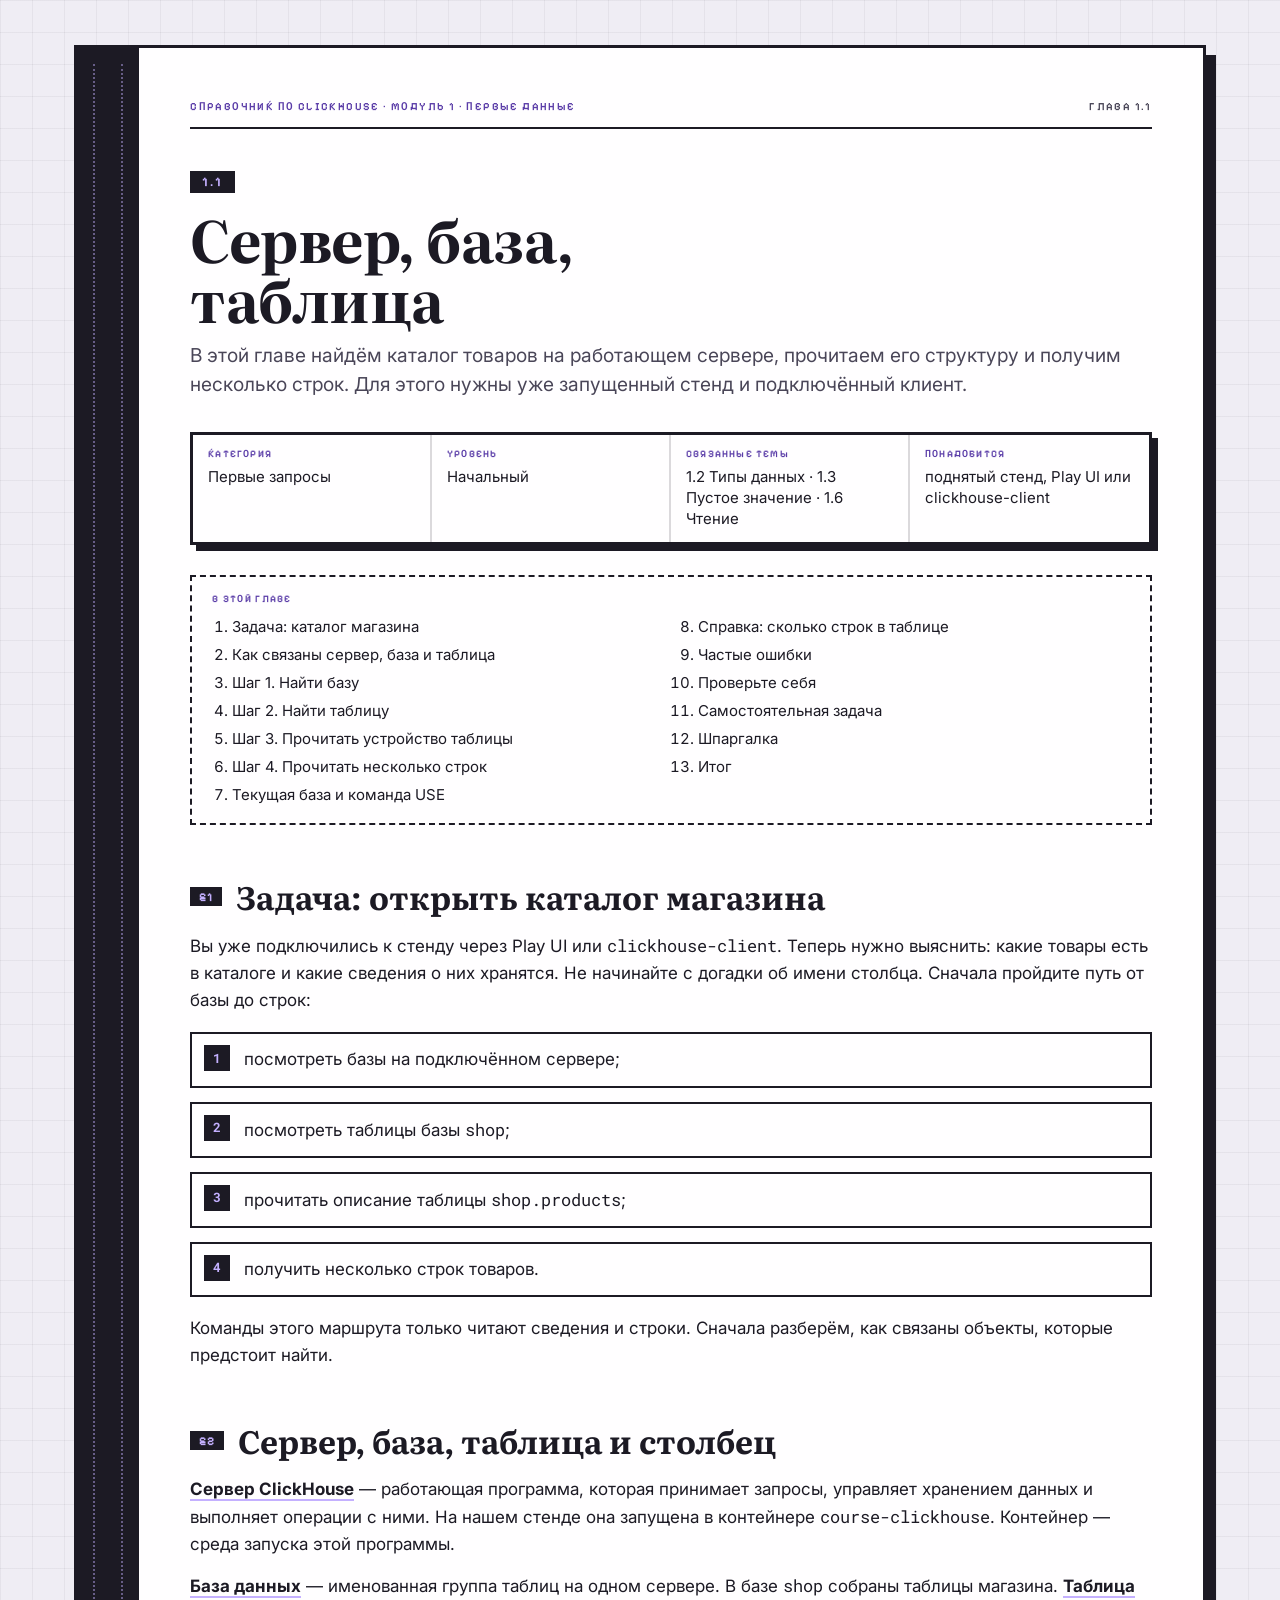
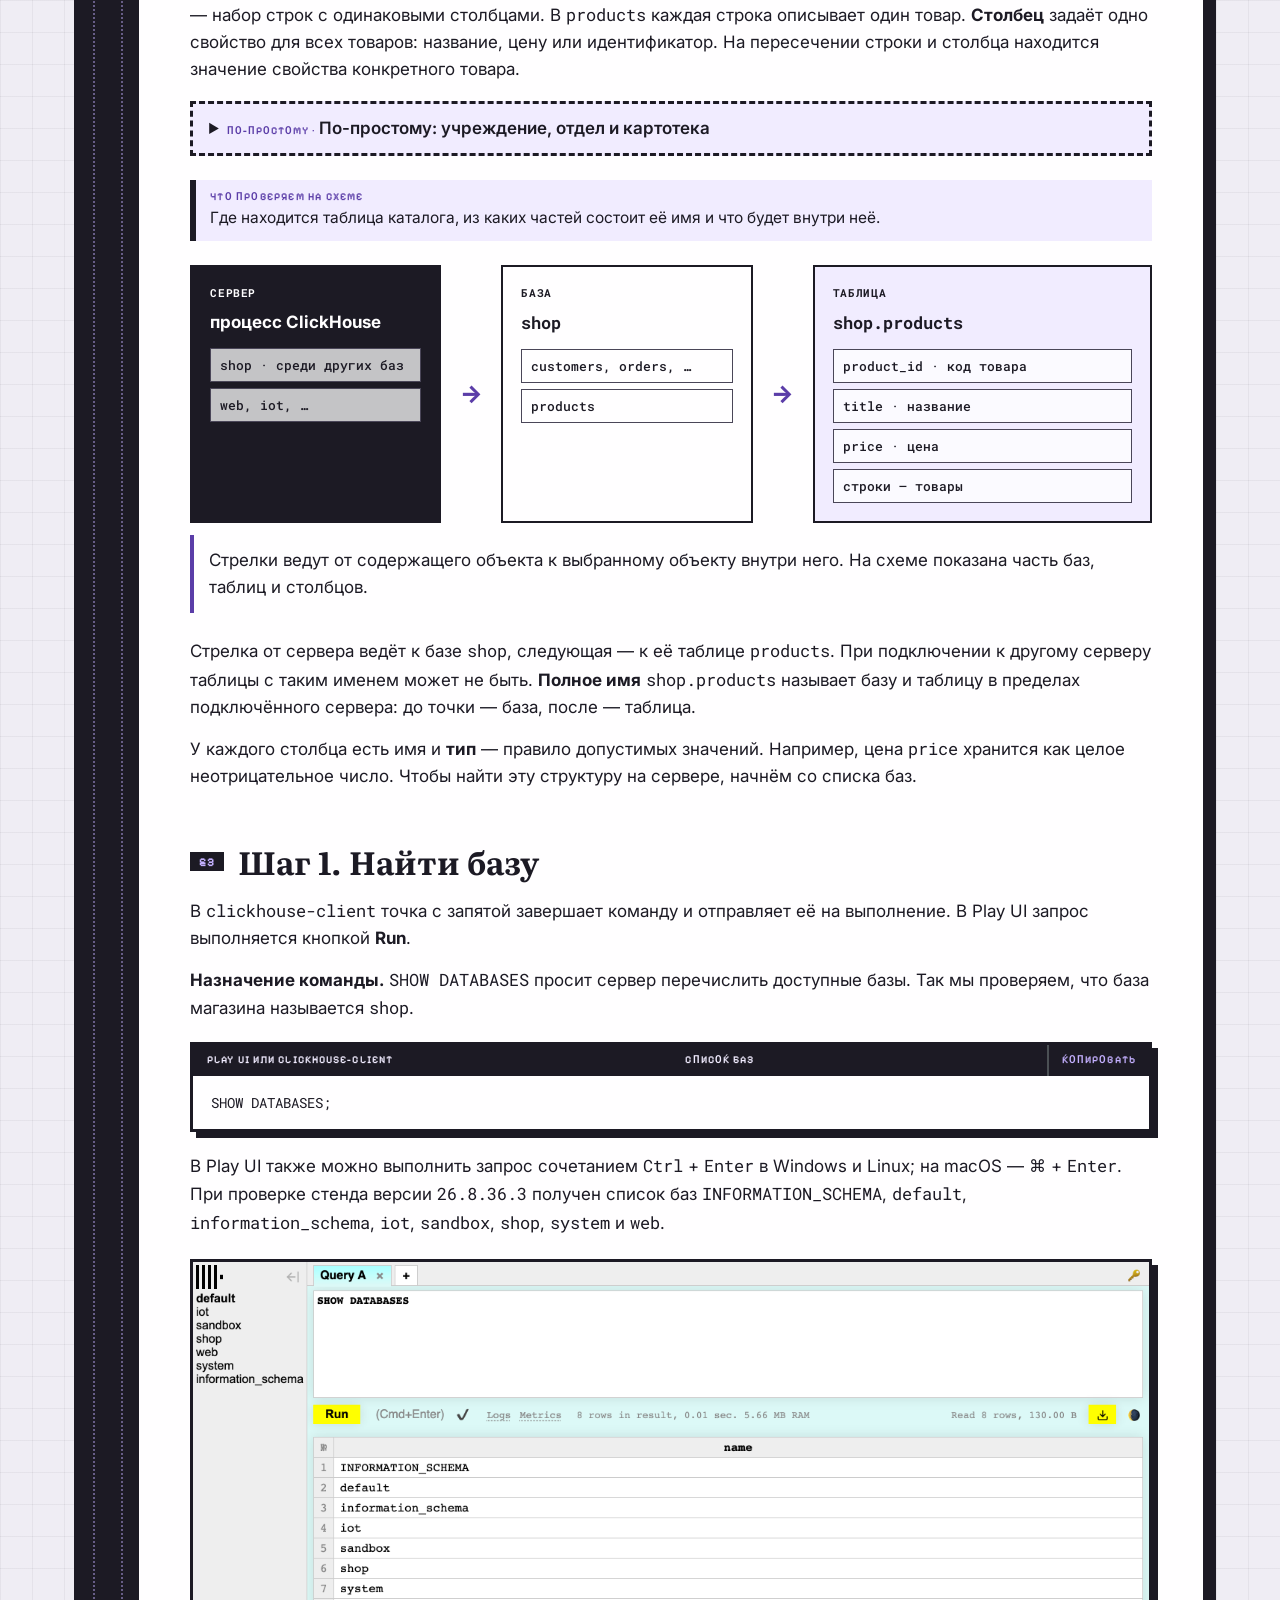
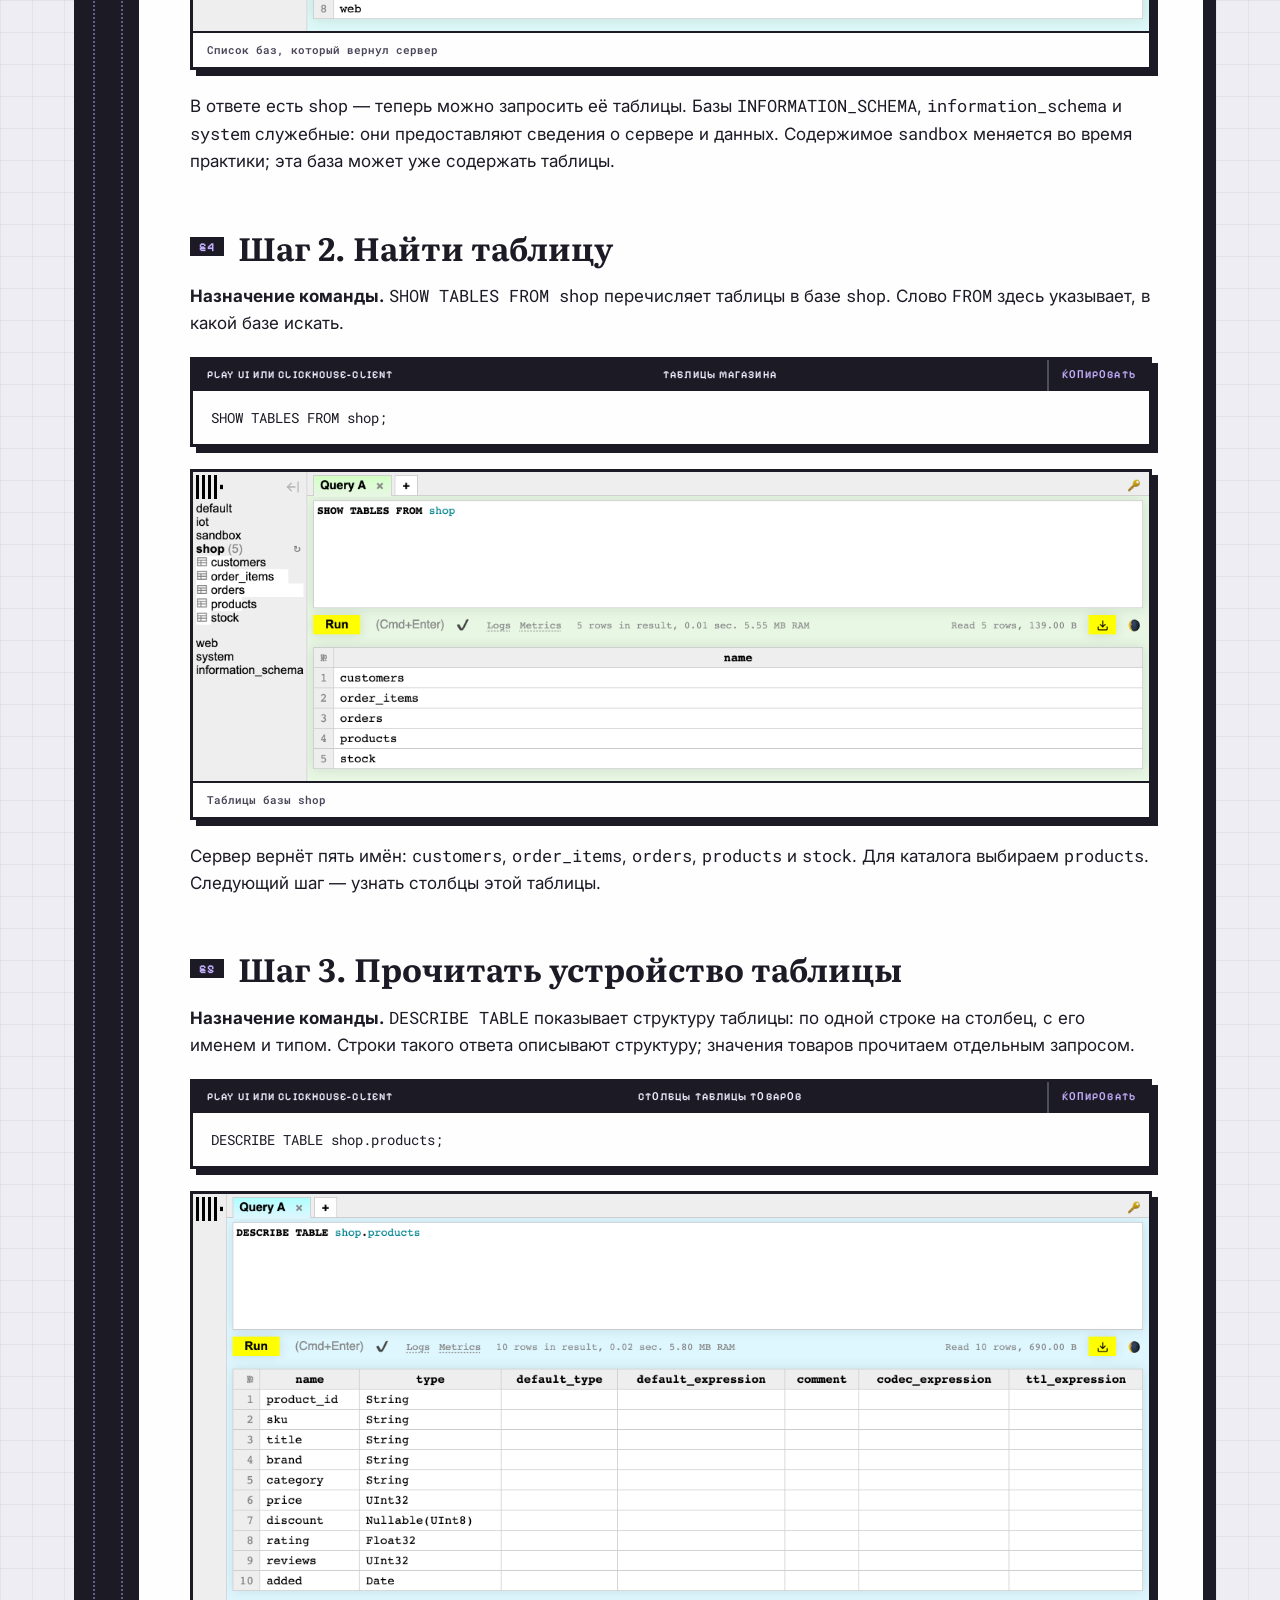
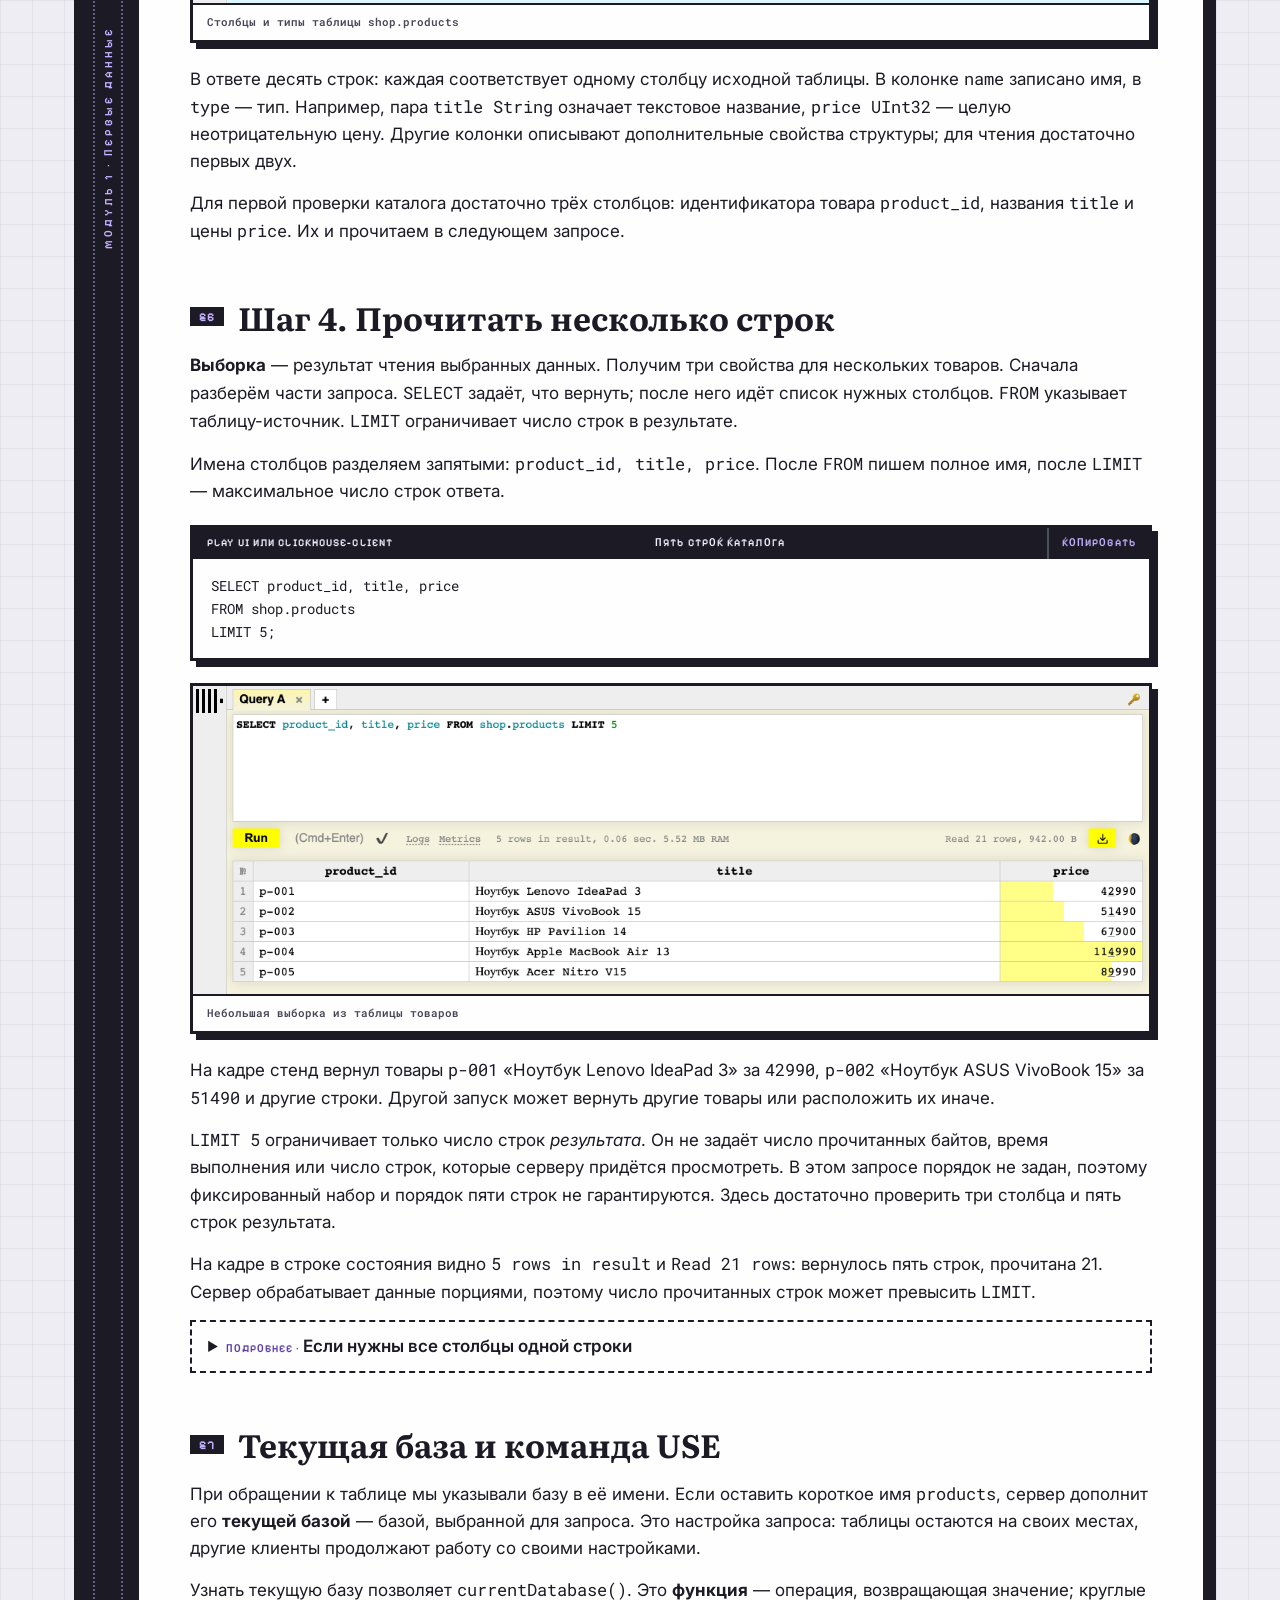
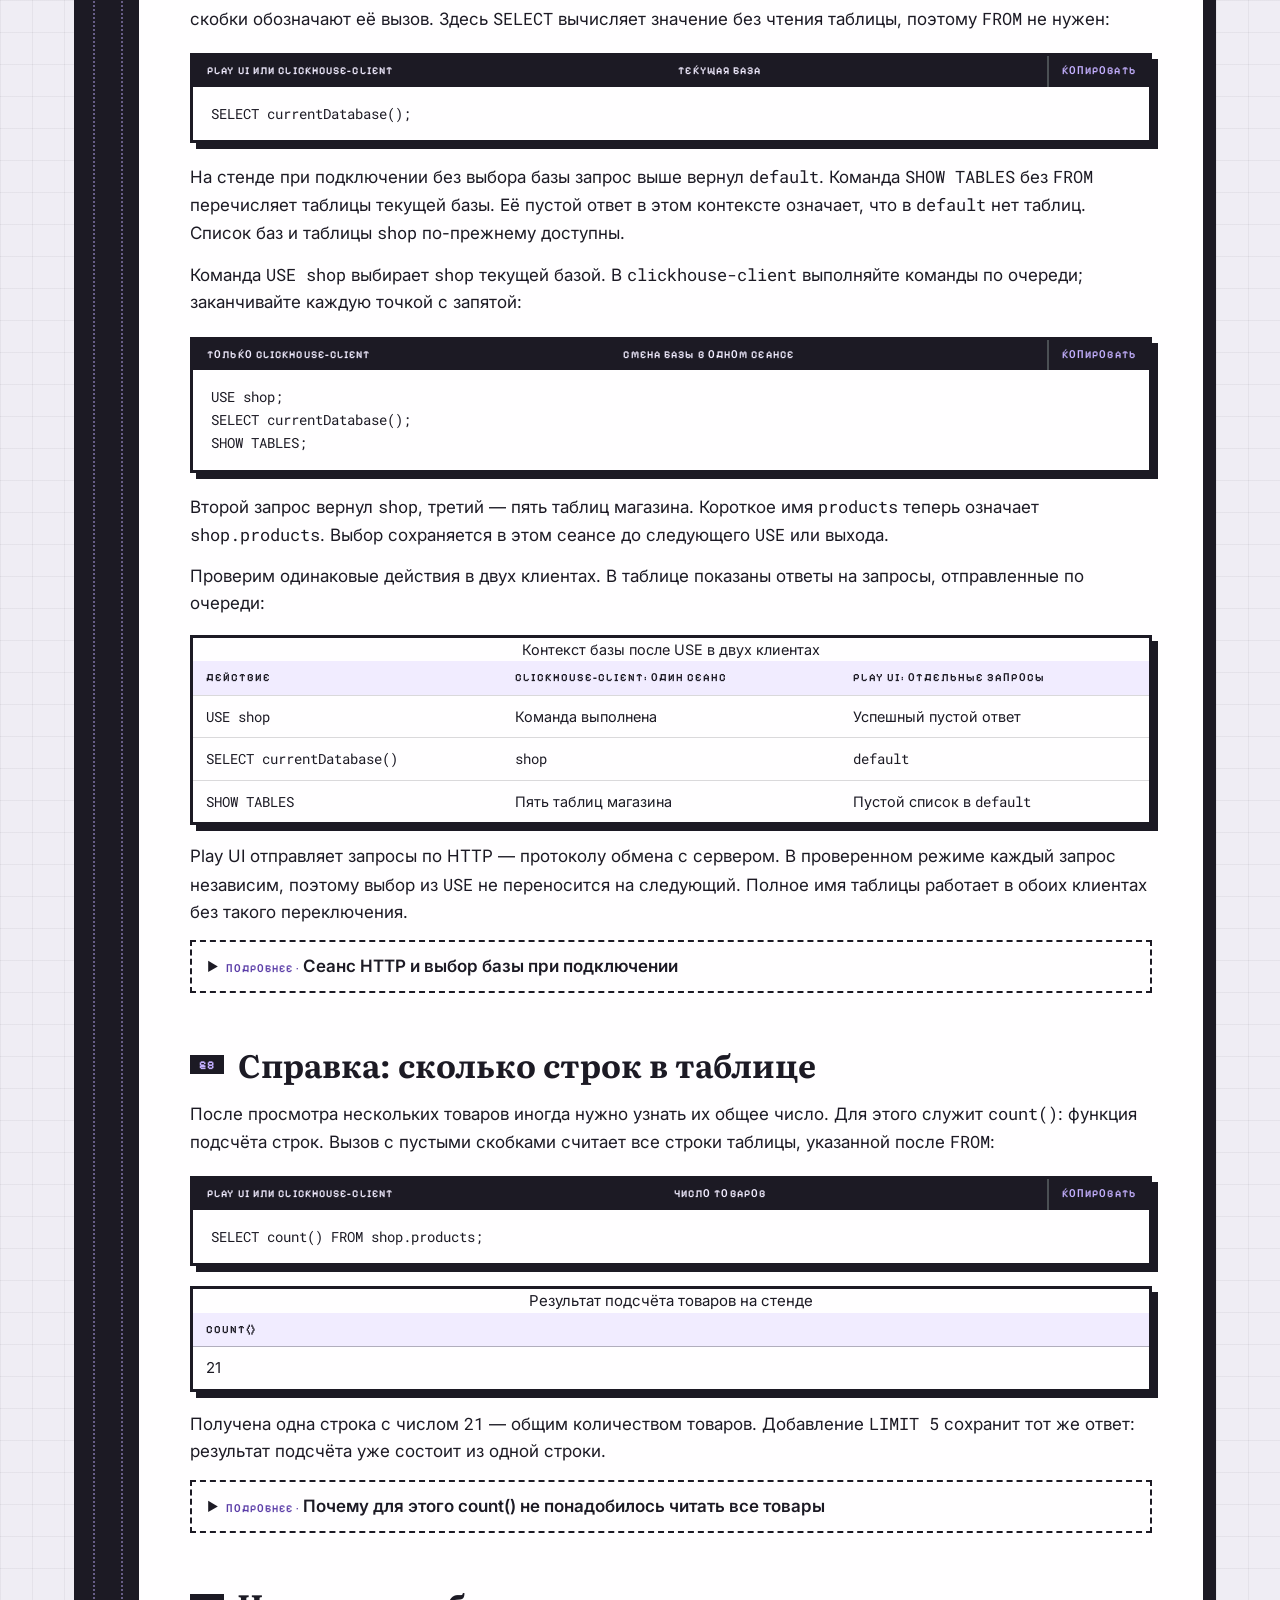
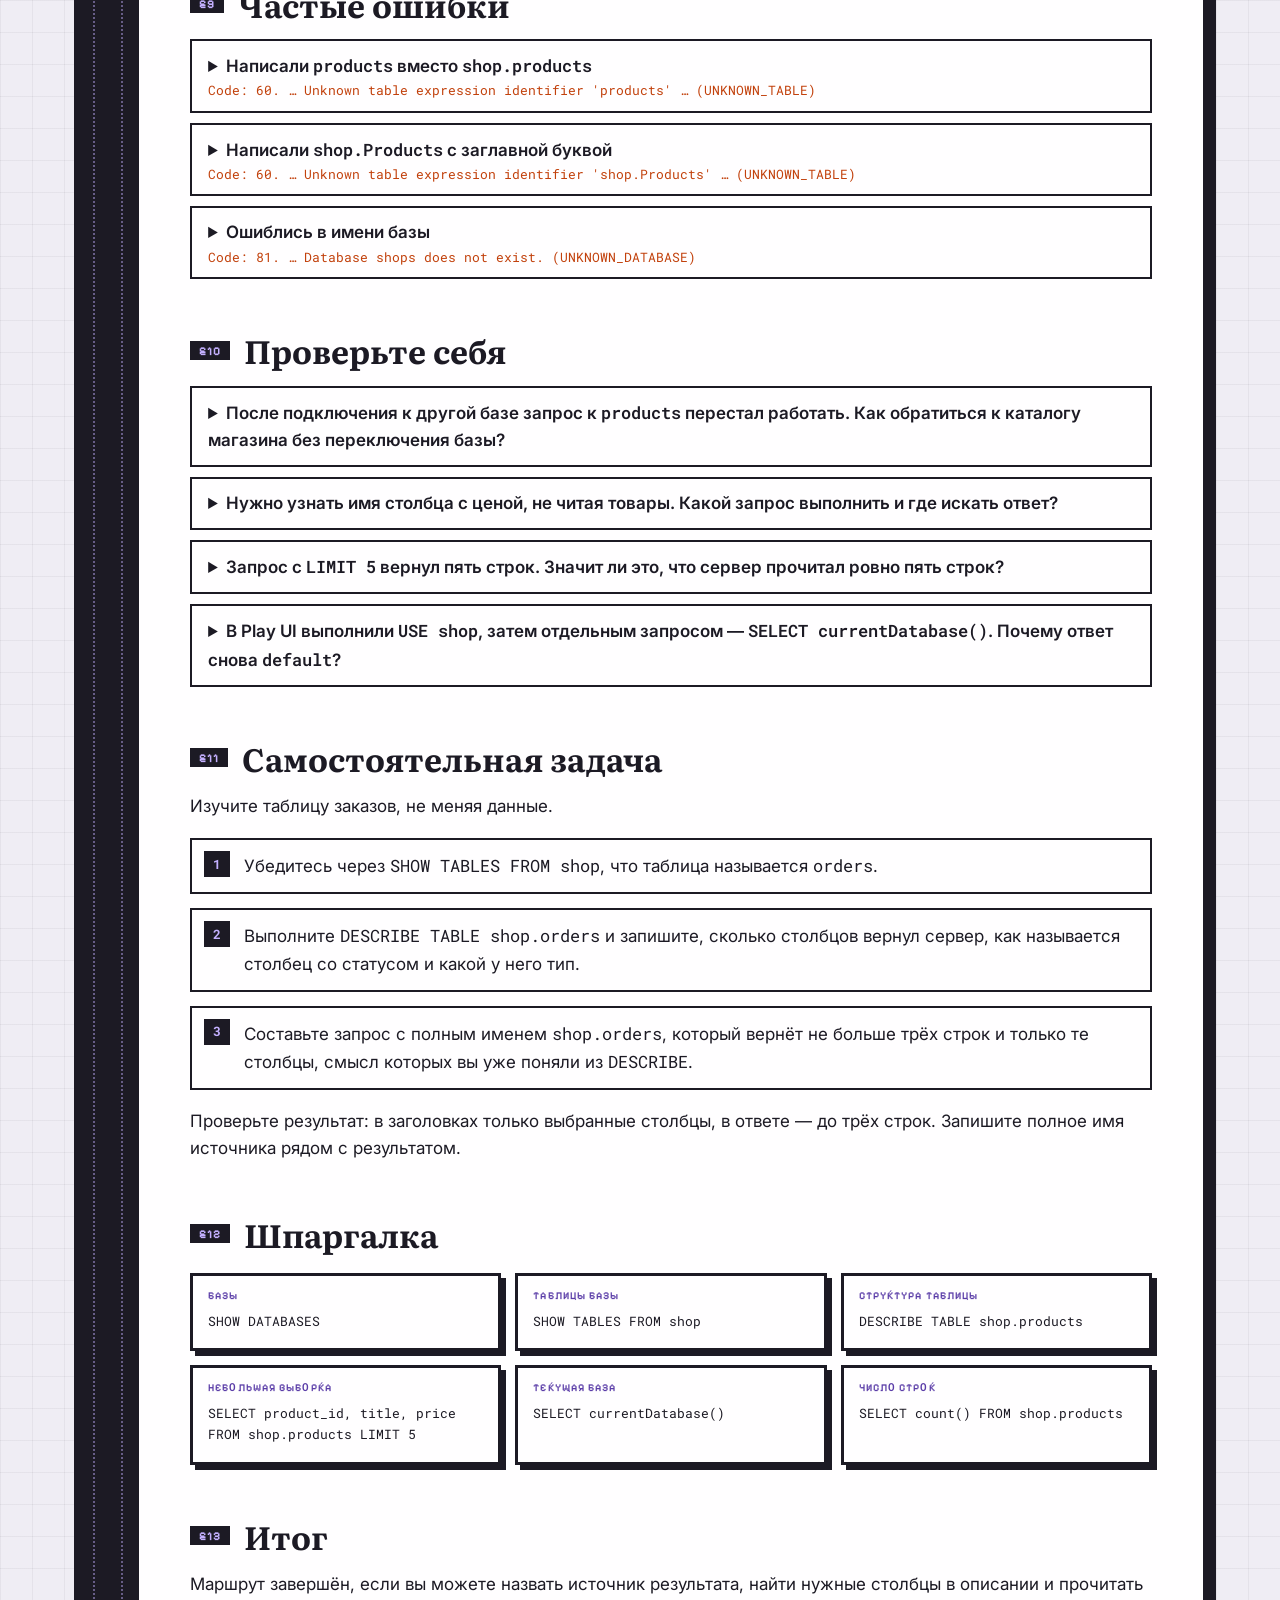
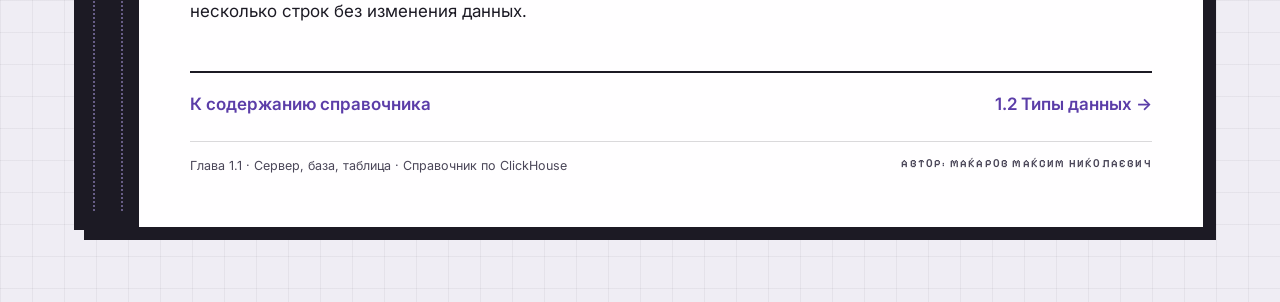
<file: temy/11-server-baza-tablica/index.html>
<!doctype html>
<html lang="ru">
<head>
  <meta charset="utf-8">
  <meta name="viewport" content="width=device-width, initial-scale=1">
  <meta name="theme-color" content="#1C1A24">
  <title>1.1 Сервер, база, таблица · Справочник по ClickHouse</title>
  <link rel="preconnect" href="https://fonts.googleapis.com">
  <link rel="preconnect" href="https://fonts.gstatic.com" crossorigin>
  <link href="https://fonts.googleapis.com/css2?family=Inter:wght@400;500;600;700;800&family=Literata:ital,opsz,wght@0,7..72,600;0,7..72,700;1,7..72,400&family=Pixelify+Sans:wght@500;600;700&family=Roboto+Mono:wght@400;500;700&display=swap" rel="stylesheet">
  <link rel="stylesheet" href="../../styles.css">
  <style>
    .catalog-map { display:grid; grid-template-columns:1fr 36px 1fr 36px 1.35fr; gap:12px; align-items:stretch; margin:24px 0; }
    .catalog-map__box { border:2px solid var(--ink); background:var(--page); padding:18px; min-width:0; }
    .catalog-map__box--server { background:var(--ink); color:var(--page); }
    .catalog-map__box--table { background:var(--leaf-pale); }
    .catalog-map__label { display:block; margin-bottom:9px; font:700 11px var(--mono); letter-spacing:.06em; text-transform:uppercase; }
    .catalog-map__box p { margin:0; font-size:.92rem; }
    .catalog-map__box code { white-space:normal; }
    .catalog-map__items { display:grid; gap:6px; margin-top:12px; }
    .catalog-map__item { padding:7px 9px; background:rgba(255,255,255,.74); color:var(--ink); border:1px solid var(--ink-soft); font:500 13px var(--mono); }
    .catalog-map__arrow { align-self:center; text-align:center; font-weight:800; color:var(--leaf); font-size:24px; }
    .catalog-map__note { grid-column:1 / -1; margin:0; padding:12px 15px; border-left:4px solid var(--leaf); background:var(--page); }
    .client-context { width:100%; font-size:.9rem; }
    .client-context td, .client-context th { overflow-wrap:anywhere; }
    @media (max-width:700px) {
      .catalog-map { grid-template-columns:1fr; gap:8px; }
      .catalog-map__arrow { transform:rotate(90deg); height:26px; }
      .client-context, .client-context tbody, .client-context tr, .client-context td { display:block; width:100%; }
      .client-context thead { display:none; }
      .client-context caption { display:block; padding:10px; text-align:left; }
      .client-context tr { border-top:2px solid var(--ink); }
      .client-context td:first-child { background:var(--leaf-pale); }
      .client-context td:nth-child(2)::before { content:'clickhouse-client: '; font-weight:700; }
      .client-context td:nth-child(3)::before { content:'Play UI: '; font-weight:700; }
      .client-context td code { white-space:normal; }
    }
  </style>
</head>
<body>
  <div class="book">
    <div class="book__body">
      <div class="spine"><span>Модуль 1 · Первые данные</span></div>

      <main class="leaf">
        <div class="running">
          <p class="eyebrow"><a href="../../index.html" style="text-decoration:none;color:inherit">Справочник по ClickHouse</a> · модуль 1 · первые данные</p>
          <p class="running__folio">Глава 1.1</p>
        </div>

        <header class="chapter-head">
          <span class="chapter-num">1.1</span>
          <h1>Сервер, база,<br>таблица</h1>
          <p class="lead">В этой главе найдём каталог товаров на работающем сервере, прочитаем его структуру и получим несколько строк. Для этого нужны уже запущенный стенд и подключённый клиент.</p>
        </header>

        <dl class="passport">
          <div><dt>Категория</dt><dd>Первые запросы</dd></div>
          <div><dt>Уровень</dt><dd>Начальный</dd></div>
          <div><dt>Связанные темы</dt><dd>1.2 Типы данных · 1.3 Пустое значение · 1.6 Чтение</dd></div>
          <div><dt>Понадобится</dt><dd>поднятый стенд, Play UI или clickhouse-client</dd></div>
        </dl>

        <nav class="contents">
          <b>В этой главе</b>
          <ol>
            <li><a href="#s1">Задача: каталог магазина</a></li>
            <li><a href="#s2">Как связаны сервер, база и таблица</a></li>
            <li><a href="#s3">Шаг 1. Найти базу</a></li>
            <li><a href="#s4">Шаг 2. Найти таблицу</a></li>
            <li><a href="#s5">Шаг 3. Прочитать устройство таблицы</a></li>
            <li><a href="#s6">Шаг 4. Прочитать несколько строк</a></li>
            <li><a href="#s7">Текущая база и команда USE</a></li>
            <li><a href="#s8">Справка: сколько строк в таблице</a></li>
            <li><a href="#s9">Частые ошибки</a></li>
            <li><a href="#s10">Проверьте себя</a></li>
            <li><a href="#s11">Самостоятельная задача</a></li>
            <li><a href="#s12">Шпаргалка</a></li>
            <li><a href="#s13">Итог</a></li>
          </ol>
        </nav>

        <h2 id="s1"><span class="sec">§1</span>Задача: открыть каталог магазина</h2>
        <p>Вы уже подключились к стенду через Play UI или <code>clickhouse-client</code>. Теперь нужно выяснить: какие товары есть в каталоге и какие сведения о них хранятся. Не начинайте с догадки об имени столбца. Сначала пройдите путь от базы до строк:</p>
        <ol class="steps">
          <li>посмотреть базы на подключённом сервере;</li>
          <li>посмотреть таблицы базы <code>shop</code>;</li>
          <li>прочитать описание таблицы <code>shop.products</code>;</li>
          <li>получить несколько строк товаров.</li>
        </ol>
        <p>Команды этого маршрута только читают сведения и строки. Сначала разберём, как связаны объекты, которые предстоит найти.</p>

        <h2 id="s2"><span class="sec">§2</span>Сервер, база, таблица и столбец</h2>
        <p><span class="term">Сервер ClickHouse</span> — работающая программа, которая принимает запросы, управляет хранением данных и выполняет операции с ними. На нашем стенде она запущена в контейнере <code>course-clickhouse</code>. Контейнер — среда запуска этой программы.</p>
        <p><span class="term">База данных</span> — именованная группа таблиц на одном сервере. В базе <code>shop</code> собраны таблицы магазина. <span class="term">Таблица</span> — набор строк с одинаковыми столбцами. В <code>products</code> каждая строка описывает один товар. <b>Столбец</b> задаёт одно свойство для всех товаров: название, цену или идентификатор. На пересечении строки и столбца находится значение свойства конкретного товара.</p>

        <details class="simple">
          <summary>По-простому: учреждение, отдел и картотека</summary>
          <p>В учреждении есть отделы с отдельными картотеками. Сначала выбирают отдел, затем картотеку; внутри находят карточку и читают её графы.</p>
          <p><b>Что есть что:</b> учреждение — сервер, отдел — база, картотека — таблица. Карточка соответствует строке, графа — столбцу.</p>
          <p><b>Граница аналогии:</b> она объясняет выбор по именам. База — логическая группа таблиц. Из этой аналогии нельзя вывести устройство каталогов на диске, вложенность баз или физический порядок строк.</p>
        </details>

        <p class="purpose"><b>Что проверяем на схеме</b>Где находится таблица каталога, из каких частей состоит её имя и что будет внутри неё.</p>
        <div class="scheme catalog-map" role="img" aria-label="На сервере ClickHouse есть база shop, в ней таблица products, у таблицы есть столбцы и строки">
          <div class="catalog-map__box catalog-map__box--server">
            <span class="catalog-map__label">сервер</span>
            <b>процесс ClickHouse</b>
            <div class="catalog-map__items">
              <div class="catalog-map__item">shop · среди других баз</div>
              <div class="catalog-map__item">web, iot, …</div>
            </div>
          </div>
          <div class="catalog-map__arrow" aria-hidden="true">→</div>
          <div class="catalog-map__box">
            <span class="catalog-map__label">база</span>
            <b><code>shop</code></b>
            <div class="catalog-map__items">
              <div class="catalog-map__item">customers, orders, …</div>
              <div class="catalog-map__item">products</div>
            </div>
          </div>
          <div class="catalog-map__arrow" aria-hidden="true">→</div>
          <div class="catalog-map__box catalog-map__box--table">
            <span class="catalog-map__label">таблица</span>
            <b><code>shop.products</code></b>
            <div class="catalog-map__items">
              <div class="catalog-map__item">product_id · код товара</div>
              <div class="catalog-map__item">title · название</div>
              <div class="catalog-map__item">price · цена</div>
              <div class="catalog-map__item">строки — товары</div>
            </div>
          </div>
          <p class="catalog-map__note">Стрелки ведут от содержащего объекта к выбранному объекту внутри него. На схеме показана часть баз, таблиц и столбцов.</p>
        </div>
        <p>Стрелка от сервера ведёт к базе <code>shop</code>, следующая — к её таблице <code>products</code>. При подключении к другому серверу таблицы с таким именем может не быть. <b>Полное имя</b> <code>shop.products</code> называет базу и таблицу в пределах подключённого сервера: до точки — база, после — таблица.</p>
        <p>У каждого столбца есть имя и <b>тип</b> — правило допустимых значений. Например, цена <code>price</code> хранится как целое неотрицательное число. Чтобы найти эту структуру на сервере, начнём со списка баз.</p>

        <h2 id="s3"><span class="sec">§3</span>Шаг 1. Найти базу</h2>
        <p>В <code>clickhouse-client</code> точка с запятой завершает команду и отправляет её на выполнение. В Play UI запрос выполняется кнопкой <b>Run</b>.</p>
        <p><b>Назначение команды.</b> <code>SHOW DATABASES</code> просит сервер перечислить доступные базы. Так мы проверяем, что база магазина называется <code>shop</code>.</p>
        <figure class="code"><figcaption><span>Play UI или clickhouse-client</span><span>список баз</span></figcaption>
<pre>SHOW DATABASES;</pre></figure>
        <p>В Play UI также можно выполнить запрос сочетанием <kbd>Ctrl</kbd> + <kbd>Enter</kbd> в Windows и Linux; на macOS — <kbd>⌘</kbd> + <kbd>Enter</kbd>. При проверке стенда версии <code>26.8.36.3</code> получен список баз <code>INFORMATION_SCHEMA</code>, <code>default</code>, <code>information_schema</code>, <code>iot</code>, <code>sandbox</code>, <code>shop</code>, <code>system</code> и <code>web</code>.</p>
        <figure class="shot"><img loading="lazy" src="assets/01-databases.png" alt="Результат команды SHOW DATABASES в Play UI"><figcaption>Список баз, который вернул сервер</figcaption></figure>
        <p>В ответе есть <code>shop</code> — теперь можно запросить её таблицы. Базы <code>INFORMATION_SCHEMA</code>, <code>information_schema</code> и <code>system</code> служебные: они предоставляют сведения о сервере и данных. Содержимое <code>sandbox</code> меняется во время практики; эта база может уже содержать таблицы.</p>

        <h2 id="s4"><span class="sec">§4</span>Шаг 2. Найти таблицу</h2>
        <p><b>Назначение команды.</b> <code>SHOW TABLES FROM shop</code> перечисляет таблицы в базе <code>shop</code>. Слово <code>FROM</code> здесь указывает, в какой базе искать.</p>
        <figure class="code"><figcaption><span>Play UI или clickhouse-client</span><span>таблицы магазина</span></figcaption>
<pre>SHOW TABLES FROM shop;</pre></figure>
        <figure class="shot"><img loading="lazy" src="assets/02-tables.png" alt="Результат команды SHOW TABLES FROM shop с таблицами магазина"><figcaption>Таблицы базы <code>shop</code></figcaption></figure>
        <p>Сервер вернёт пять имён: <code>customers</code>, <code>order_items</code>, <code>orders</code>, <code>products</code> и <code>stock</code>. Для каталога выбираем <code>products</code>. Следующий шаг — узнать столбцы этой таблицы.</p>

        <h2 id="s5"><span class="sec">§5</span>Шаг 3. Прочитать устройство таблицы</h2>
        <p><b>Назначение команды.</b> <code>DESCRIBE TABLE</code> показывает структуру таблицы: по одной строке на столбец, с его именем и типом. Строки такого ответа описывают структуру; значения товаров прочитаем отдельным запросом.</p>
        <figure class="code"><figcaption><span>Play UI или clickhouse-client</span><span>столбцы таблицы товаров</span></figcaption>
<pre>DESCRIBE TABLE shop.products;</pre></figure>
        <figure class="shot"><img loading="lazy" src="assets/03-describe.png" alt="Результат DESCRIBE TABLE shop.products со столбцами и их типами"><figcaption>Столбцы и типы таблицы <code>shop.products</code></figcaption></figure>
        <p>В ответе десять строк: каждая соответствует одному столбцу исходной таблицы. В колонке <code>name</code> записано имя, в <code>type</code> — тип. Например, пара <code>title String</code> означает текстовое название, <code>price UInt32</code> — целую неотрицательную цену. Другие колонки описывают дополнительные свойства структуры; для чтения достаточно первых двух.</p>
        <p>Для первой проверки каталога достаточно трёх столбцов: идентификатора товара <code>product_id</code>, названия <code>title</code> и цены <code>price</code>. Их и прочитаем в следующем запросе.</p>

        <h2 id="s6"><span class="sec">§6</span>Шаг 4. Прочитать несколько строк</h2>
        <p><b>Выборка</b> — результат чтения выбранных данных. Получим три свойства для нескольких товаров. Сначала разберём части запроса. <code>SELECT</code> задаёт, что вернуть; после него идёт список нужных столбцов. <code>FROM</code> указывает таблицу-источник. <code>LIMIT</code> ограничивает число строк в результате.</p>
        <p>Имена столбцов разделяем запятыми: <code>product_id, title, price</code>. После <code>FROM</code> пишем полное имя, после <code>LIMIT</code> — максимальное число строк ответа.</p>
        <figure class="code"><figcaption><span>Play UI или clickhouse-client</span><span>пять строк каталога</span></figcaption>
<pre>SELECT product_id, title, price
FROM shop.products
LIMIT 5;</pre></figure>
        <figure class="shot"><img loading="lazy" src="assets/04-read.png" alt="Результат SELECT из трёх столбцов таблицы shop.products с пятью строками"><figcaption>Небольшая выборка из таблицы товаров</figcaption></figure>
        <p>На кадре стенд вернул товары <code>p-001</code> «Ноутбук Lenovo IdeaPad 3» за <code>42990</code>, <code>p-002</code> «Ноутбук ASUS VivoBook 15» за <code>51490</code> и другие строки. Другой запуск может вернуть другие товары или расположить их иначе.</p>
        <p><code>LIMIT 5</code> ограничивает только число строк <em>результата</em>. Он не задаёт число прочитанных байтов, время выполнения или число строк, которые серверу придётся просмотреть. В этом запросе порядок не задан, поэтому фиксированный набор и порядок пяти строк не гарантируются. Здесь достаточно проверить три столбца и пять строк результата.</p>
        <p>На кадре в строке состояния видно <code>5 rows in result</code> и <code>Read 21 rows</code>: вернулось пять строк, прочитана 21. Сервер обрабатывает данные порциями, поэтому число прочитанных строк может превысить <code>LIMIT</code>.</p>
        <details class="more">
          <summary>Если нужны все столбцы одной строки</summary>
          <p>Звёздочка <code>*</code> означает «все столбцы таблицы». Для беглой проверки можно выполнить <code>SELECT * FROM shop.products LIMIT 1</code>. В рабочих запросах лучше перечислять нужные столбцы: так видно, какие данные вы читаете.</p>
        </details>

        <h2 id="s7"><span class="sec">§7</span>Текущая база и команда USE</h2>
        <p>При обращении к таблице мы указывали базу в её имени. Если оставить короткое имя <code>products</code>, сервер дополнит его <b>текущей базой</b> — базой, выбранной для запроса. Это настройка запроса: таблицы остаются на своих местах, другие клиенты продолжают работу со своими настройками.</p>
        <p>Узнать текущую базу позволяет <code>currentDatabase()</code>. Это <b>функция</b> — операция, возвращающая значение; круглые скобки обозначают её вызов. Здесь <code>SELECT</code> вычисляет значение без чтения таблицы, поэтому <code>FROM</code> не нужен:</p>
        <figure class="code"><figcaption><span>Play UI или clickhouse-client</span><span>текущая база</span></figcaption>
<pre>SELECT currentDatabase();</pre></figure>
        <p>На стенде при подключении без выбора базы запрос выше вернул <code>default</code>. Команда <code>SHOW TABLES</code> без <code>FROM</code> перечисляет таблицы текущей базы. Её пустой ответ в этом контексте означает, что в <code>default</code> нет таблиц. Список баз и таблицы <code>shop</code> по-прежнему доступны.</p>
        <p>Команда <code>USE shop</code> выбирает <code>shop</code> текущей базой. В <code>clickhouse-client</code> выполняйте команды по очереди; заканчивайте каждую точкой с запятой:</p>
        <figure class="code"><figcaption><span>только clickhouse-client</span><span>смена базы в одном сеансе</span></figcaption>
<pre>USE shop;
SELECT currentDatabase();
SHOW TABLES;</pre></figure>
        <p>Второй запрос вернул <code>shop</code>, третий — пять таблиц магазина. Короткое имя <code>products</code> теперь означает <code>shop.products</code>. Выбор сохраняется в этом сеансе до следующего <code>USE</code> или выхода.</p>
        <p>Проверим одинаковые действия в двух клиентах. В таблице показаны ответы на запросы, отправленные по очереди:</p>
        <div class="table-scroll"><table class="client-context">
          <caption>Контекст базы после USE в двух клиентах</caption>
          <thead><tr><th>Действие</th><th>clickhouse-client: один сеанс</th><th>Play UI: отдельные запросы</th></tr></thead>
          <tbody>
            <tr><td><code>USE shop</code></td><td>Команда выполнена</td><td>Успешный пустой ответ</td></tr>
            <tr><td><code>SELECT currentDatabase()</code></td><td><code>shop</code></td><td><code>default</code></td></tr>
            <tr><td><code>SHOW TABLES</code></td><td>Пять таблиц магазина</td><td>Пустой список в <code>default</code></td></tr>
          </tbody>
        </table></div>
        <p>Play UI отправляет запросы по HTTP — протоколу обмена с сервером. В проверенном режиме каждый запрос независим, поэтому выбор из <code>USE</code> не переносится на следующий. Полное имя таблицы работает в обоих клиентах без такого переключения.</p>
        <details class="more"><summary>Сеанс HTTP и выбор базы при подключении</summary><p>Это поведение проверено в Play UI на стенде версии <code>26.8.36.3</code>. Другие HTTP-клиенты могут сохранять сеанс с параметром <code>session_id</code>. Клиент также может задавать базу при подключении или отправке запроса, поэтому <code>default</code> не является обязательным начальным значением для всех подключений.</p></details>

        <h2 id="s8"><span class="sec">§8</span>Справка: сколько строк в таблице</h2>
        <p>После просмотра нескольких товаров иногда нужно узнать их общее число. Для этого служит <code>count()</code>: функция подсчёта строк. Вызов с пустыми скобками считает все строки таблицы, указанной после <code>FROM</code>:</p>
        <figure class="code"><figcaption><span>Play UI или clickhouse-client</span><span>число товаров</span></figcaption>
<pre>SELECT count() FROM shop.products;</pre></figure>
        <div class="table-scroll"><table><caption>Результат подсчёта товаров на стенде</caption><thead><tr><th>count()</th></tr></thead><tbody><tr><td>21</td></tr></tbody></table></div>
        <p>Получена одна строка с числом <code>21</code> — общим количеством товаров. Добавление <code>LIMIT 5</code> сохранит тот же ответ: результат подсчёта уже состоит из одной строки.</p>
        <details class="more">
          <summary>Почему для этого count() не понадобилось читать все товары</summary>
          <p><b>Метаданные</b> — сведения о хранимых данных, в том числе о количестве строк. Таблица <code>shop.products</code> использует <b>движок</b> <code>MergeTree</code> — механизм хранения и чтения таблицы. Он сохраняет число строк в описаниях частей таблицы.</p>
          <p>Запрос выше считает все строки без дополнительных условий. На проверенном стенде включена настройка <code>optimize_trivial_count_query=1</code>. Для этого запроса сервер получил количество из метаданных. Проверка плана — описания операций выполнения — показала <code>ReadFromPreparedSource (Optimized trivial count)</code>.</p>
          <p>Возможность такой оптимизации зависит от движка, запроса и настроек. Этот опыт не подтверждает скорость других подсчётов и не означает, что любое чтение обходится без обращения к данным.</p>
        </details>

        <h2 id="s9"><span class="sec">§9</span>Частые ошибки</h2>
        <details class="err">
          <summary>Написали <code>products</code> вместо <code>shop.products</code><small>Code: 60. … Unknown table expression identifier 'products' … (UNKNOWN_TABLE)</small></summary>
          <p>Сервер ищет короткое имя в текущей базе, а нужная таблица находится в <code>shop</code>. Напишите полное имя: <code>shop.products</code>.</p>
        </details>
        <details class="err">
          <summary>Написали <code>shop.Products</code> с заглавной буквой<small>Code: 60. … Unknown table expression identifier 'shop.Products' … (UNKNOWN_TABLE)</small></summary>
          <p>Имя таблицы записано строчными буквами: <code>products</code>. Имена баз, таблиц и столбцов в ClickHouse чувствительны к регистру, поэтому копируйте их из результата <code>SHOW TABLES</code>.</p>
        </details>
        <details class="err">
          <summary>Ошиблись в имени базы<small>Code: 81. … Database shops does not exist. (UNKNOWN_DATABASE)</small></summary>
          <p>Проверьте имя командой <code>SHOW DATABASES</code>. В маршруте нужна база <code>shop</code>. Например, опечатка <code>shops</code> даст эту ошибку.</p>
        </details>

        <h2 id="s10"><span class="sec">§10</span>Проверьте себя</h2>
        <details>
          <summary>После подключения к другой базе запрос к <code>products</code> перестал работать. Как обратиться к каталогу магазина без переключения базы?</summary>
          <p>Используйте <code>shop.products</code>. Полное имя явно называет базу и таблицу на подключённом сервере. Оно не зависит от текущей базы клиента и одинаково подходит для Play UI и <code>clickhouse-client</code>.</p>
        </details>
        <details>
          <summary>Нужно узнать имя столбца с ценой, не читая товары. Какой запрос выполнить и где искать ответ?</summary>
          <p><code>DESCRIBE TABLE shop.products</code>. В колонке <code>name</code> будет <code>price</code>, рядом в <code>type</code> — <code>UInt32</code>. Эти сведения описывают столбец, а значения цен возвращает <code>SELECT</code>.</p>
        </details>
        <details>
          <summary>Запрос с <code>LIMIT 5</code> вернул пять строк. Значит ли это, что сервер прочитал ровно пять строк?</summary>
          <p>Нет. <code>LIMIT</code> ограничивает число строк ответа. Сервер обрабатывает данные порциями и может прочитать больше строк, чем вернёт.</p>
        </details>
        <details>
          <summary>В Play UI выполнили <code>USE shop</code>, затем отдельным запросом — <code>SELECT currentDatabase()</code>. Почему ответ снова <code>default</code>?</summary>
          <p>Play UI отправил независимый запрос без сохранённого контекста предыдущего. Команда <code>USE</code> не перемещает таблицы и не меняет базу для всех клиентов. Для чтения каталога здесь достаточно имени <code>shop.products</code>.</p>
        </details>

        <h2 id="s11"><span class="sec">§11</span>Самостоятельная задача</h2>
        <p>Изучите таблицу заказов, не меняя данные.</p>
        <ol class="steps">
          <li>Убедитесь через <code>SHOW TABLES FROM shop</code>, что таблица называется <code>orders</code>.</li>
          <li>Выполните <code>DESCRIBE TABLE shop.orders</code> и запишите, сколько столбцов вернул сервер, как называется столбец со статусом и какой у него тип.</li>
          <li>Составьте запрос с полным именем <code>shop.orders</code>, который вернёт не больше трёх строк и только те столбцы, смысл которых вы уже поняли из <code>DESCRIBE</code>.</li>
        </ol>
        <p>Проверьте результат: в заголовках только выбранные столбцы, в ответе — до трёх строк. Запишите полное имя источника рядом с результатом.</p>

        <h2 id="s12"><span class="sec">§12</span>Шпаргалка</h2>
        <div class="cheat">
          <div><b>Базы</b><code>SHOW DATABASES</code></div>
          <div><b>Таблицы базы</b><code>SHOW TABLES FROM shop</code></div>
          <div><b>Структура таблицы</b><code>DESCRIBE TABLE shop.products</code></div>
          <div><b>Небольшая выборка</b><code>SELECT product_id, title, price FROM shop.products LIMIT 5</code></div>
          <div><b>Текущая база</b><code>SELECT currentDatabase()</code></div>
          <div><b>Число строк</b><code>SELECT count() FROM shop.products</code></div>
        </div>

        <h2 id="s13"><span class="sec">§13</span>Итог</h2>
        <p>Маршрут завершён, если вы можете назвать источник результата, найти нужные столбцы в описании и прочитать несколько строк без изменения данных.</p>

        <div class="pager"><a href="../../index.html">К содержанию справочника</a><a href="../12-tipy/index.html">1.2 Типы данных →</a></div>

        <div class="colophon">
          <span>Глава 1.1 · Сервер, база, таблица · Справочник по ClickHouse</span>
          <span class="author-line">Автор: Макаров Максим Николаевич</span>
        </div>
      </main>
    </div>
  </div>
  <script src="../../book.js"></script>
</body>
</html>
</file>
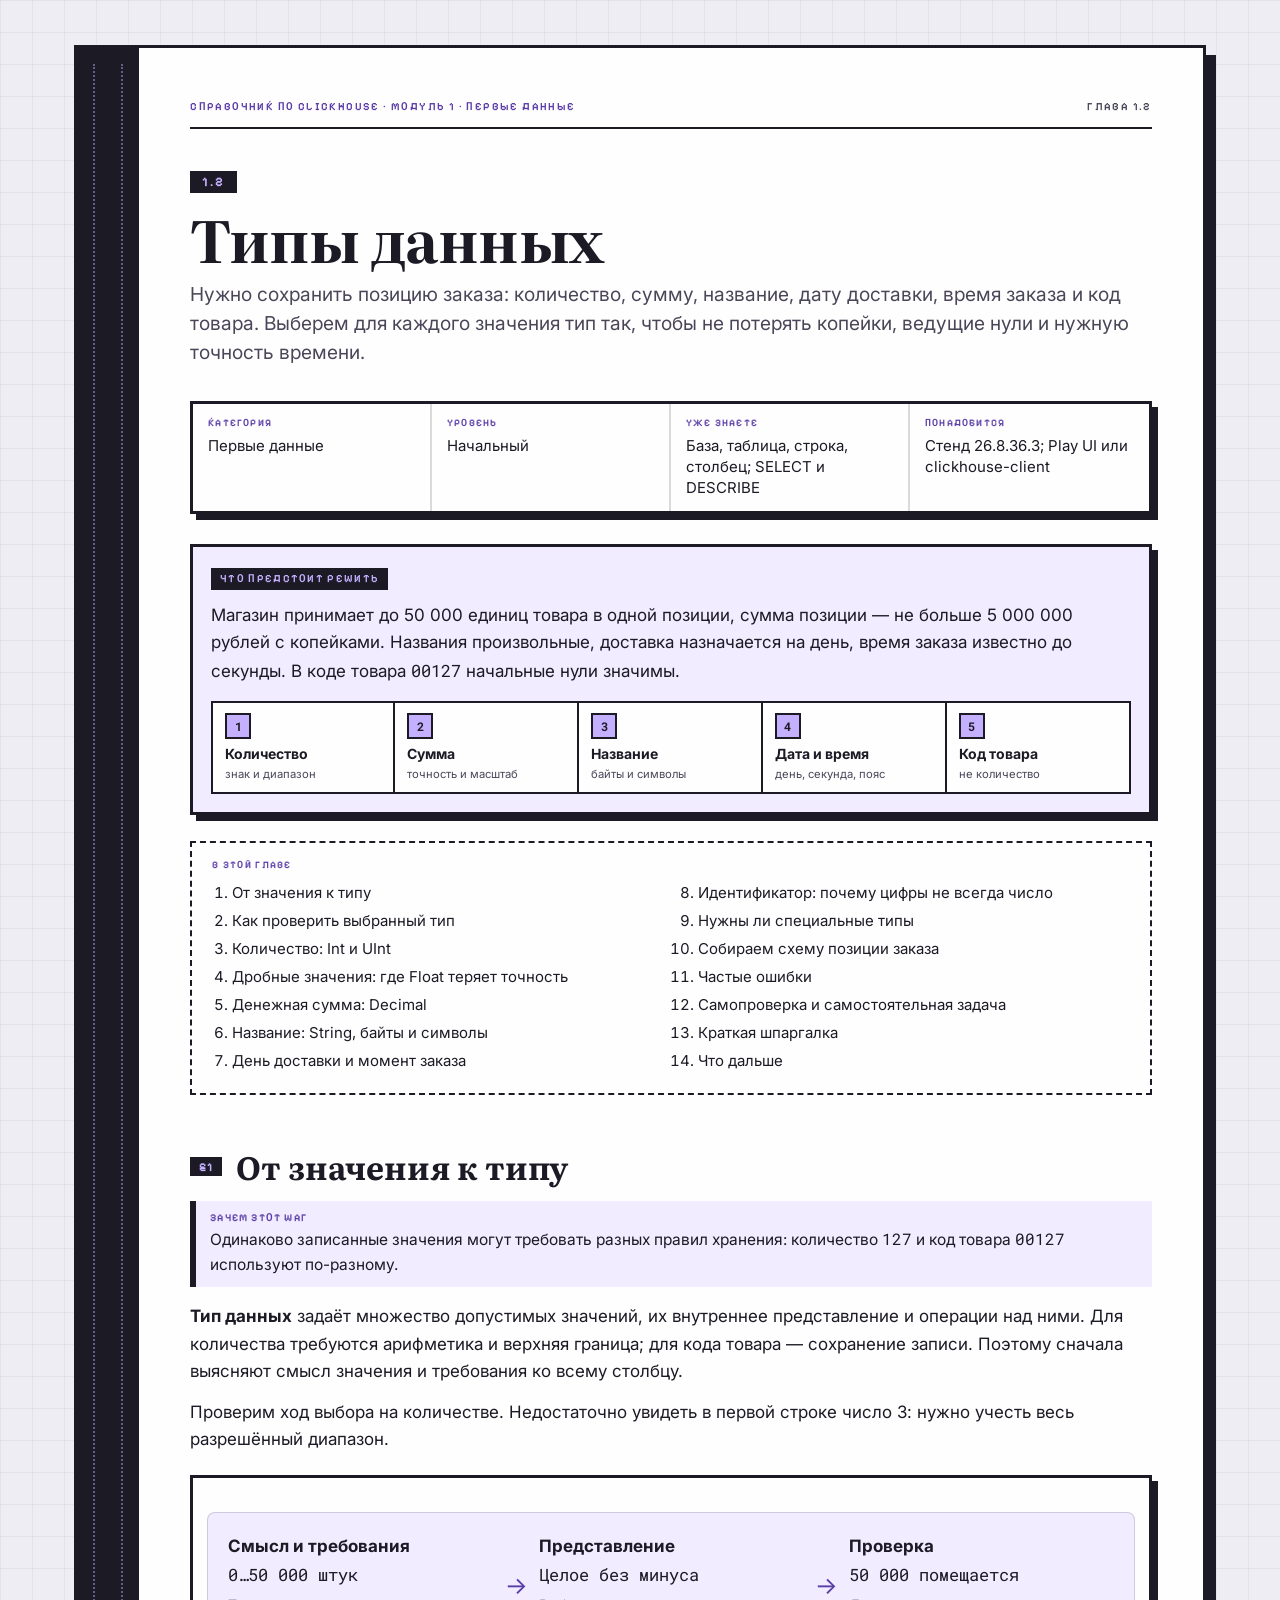
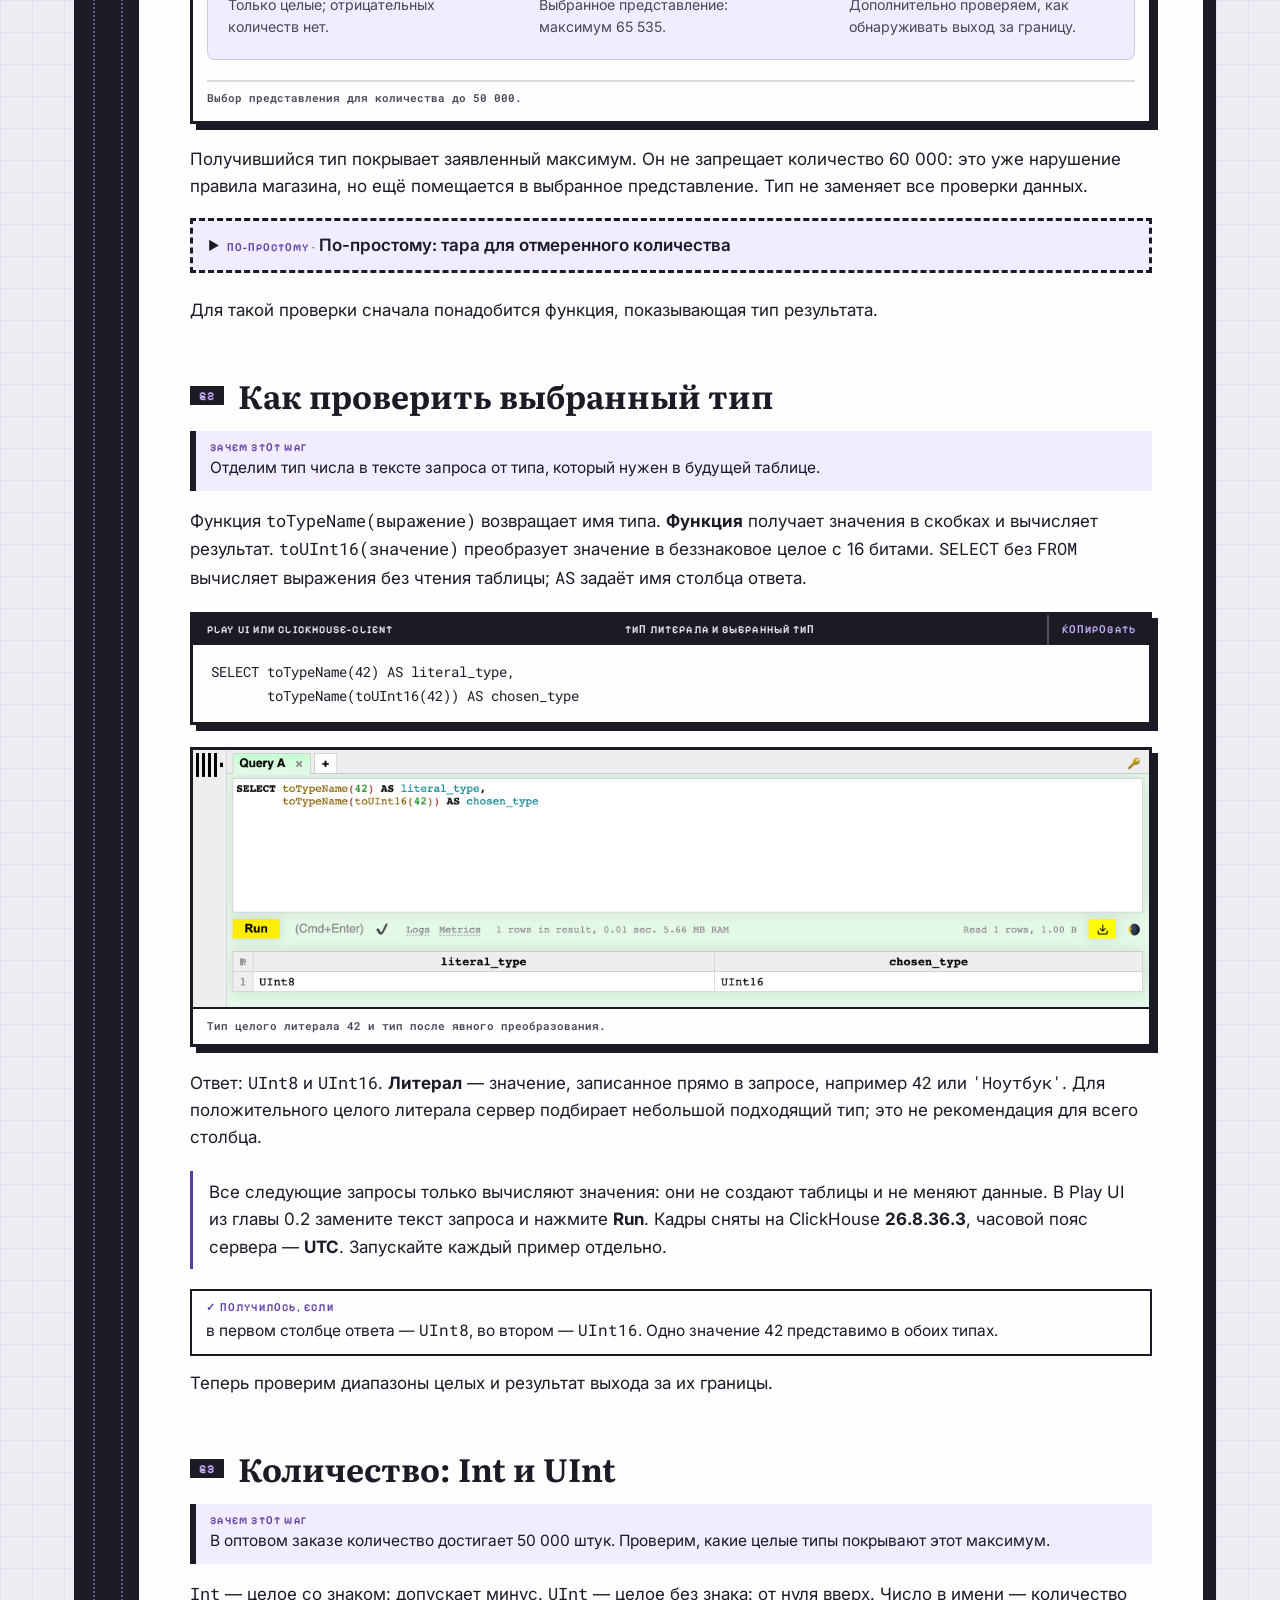
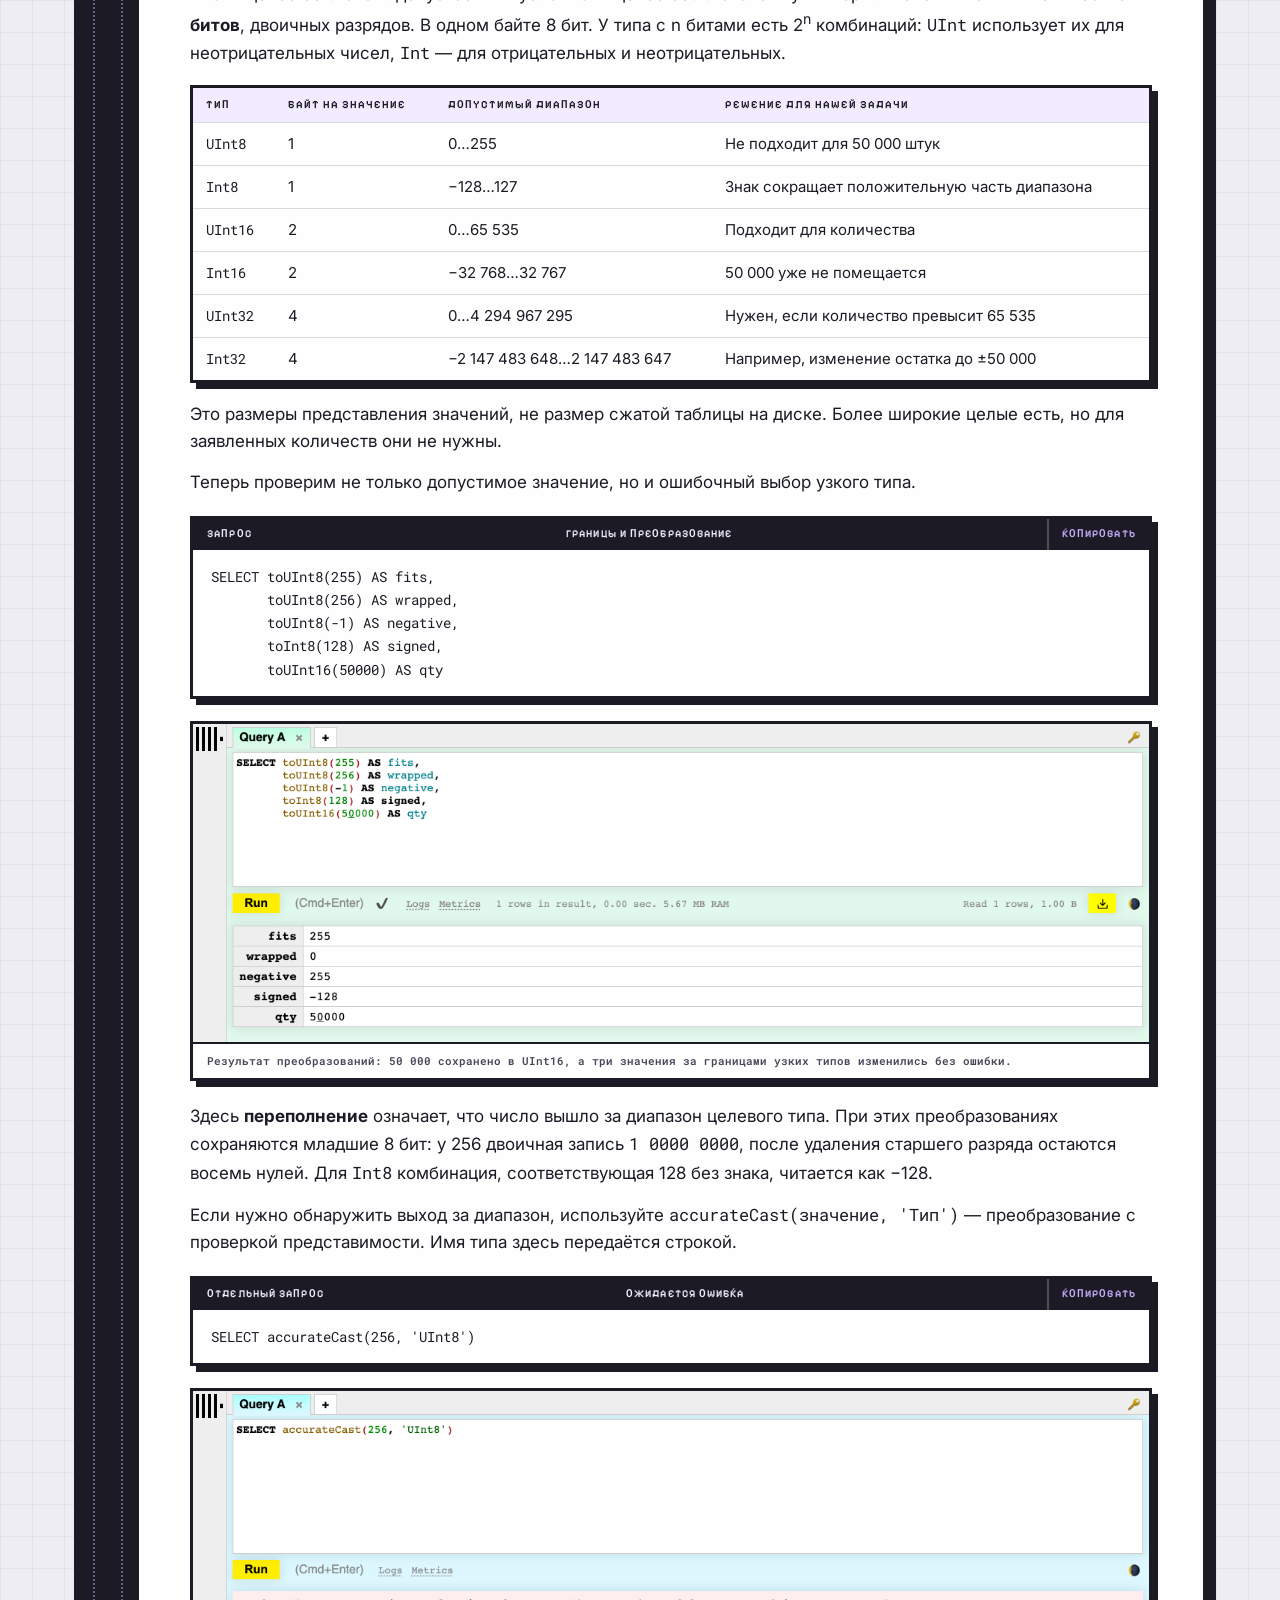
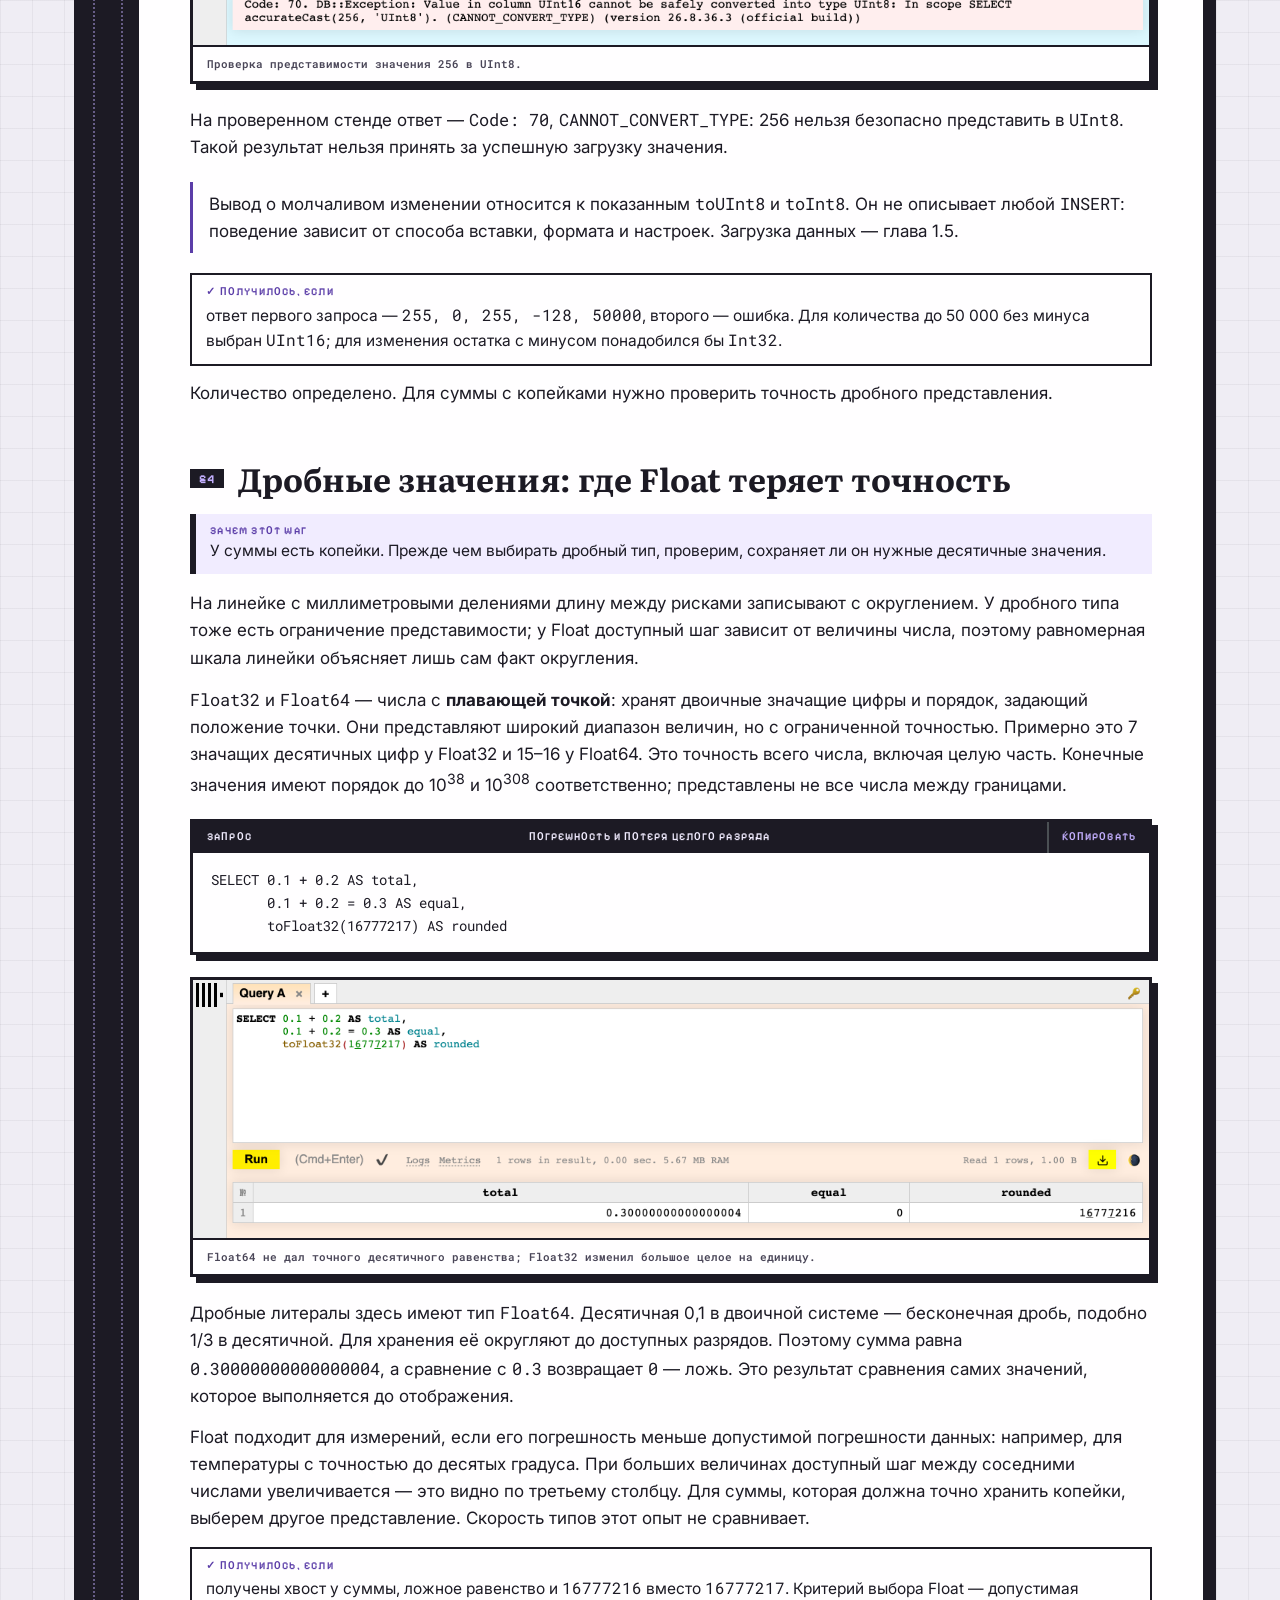
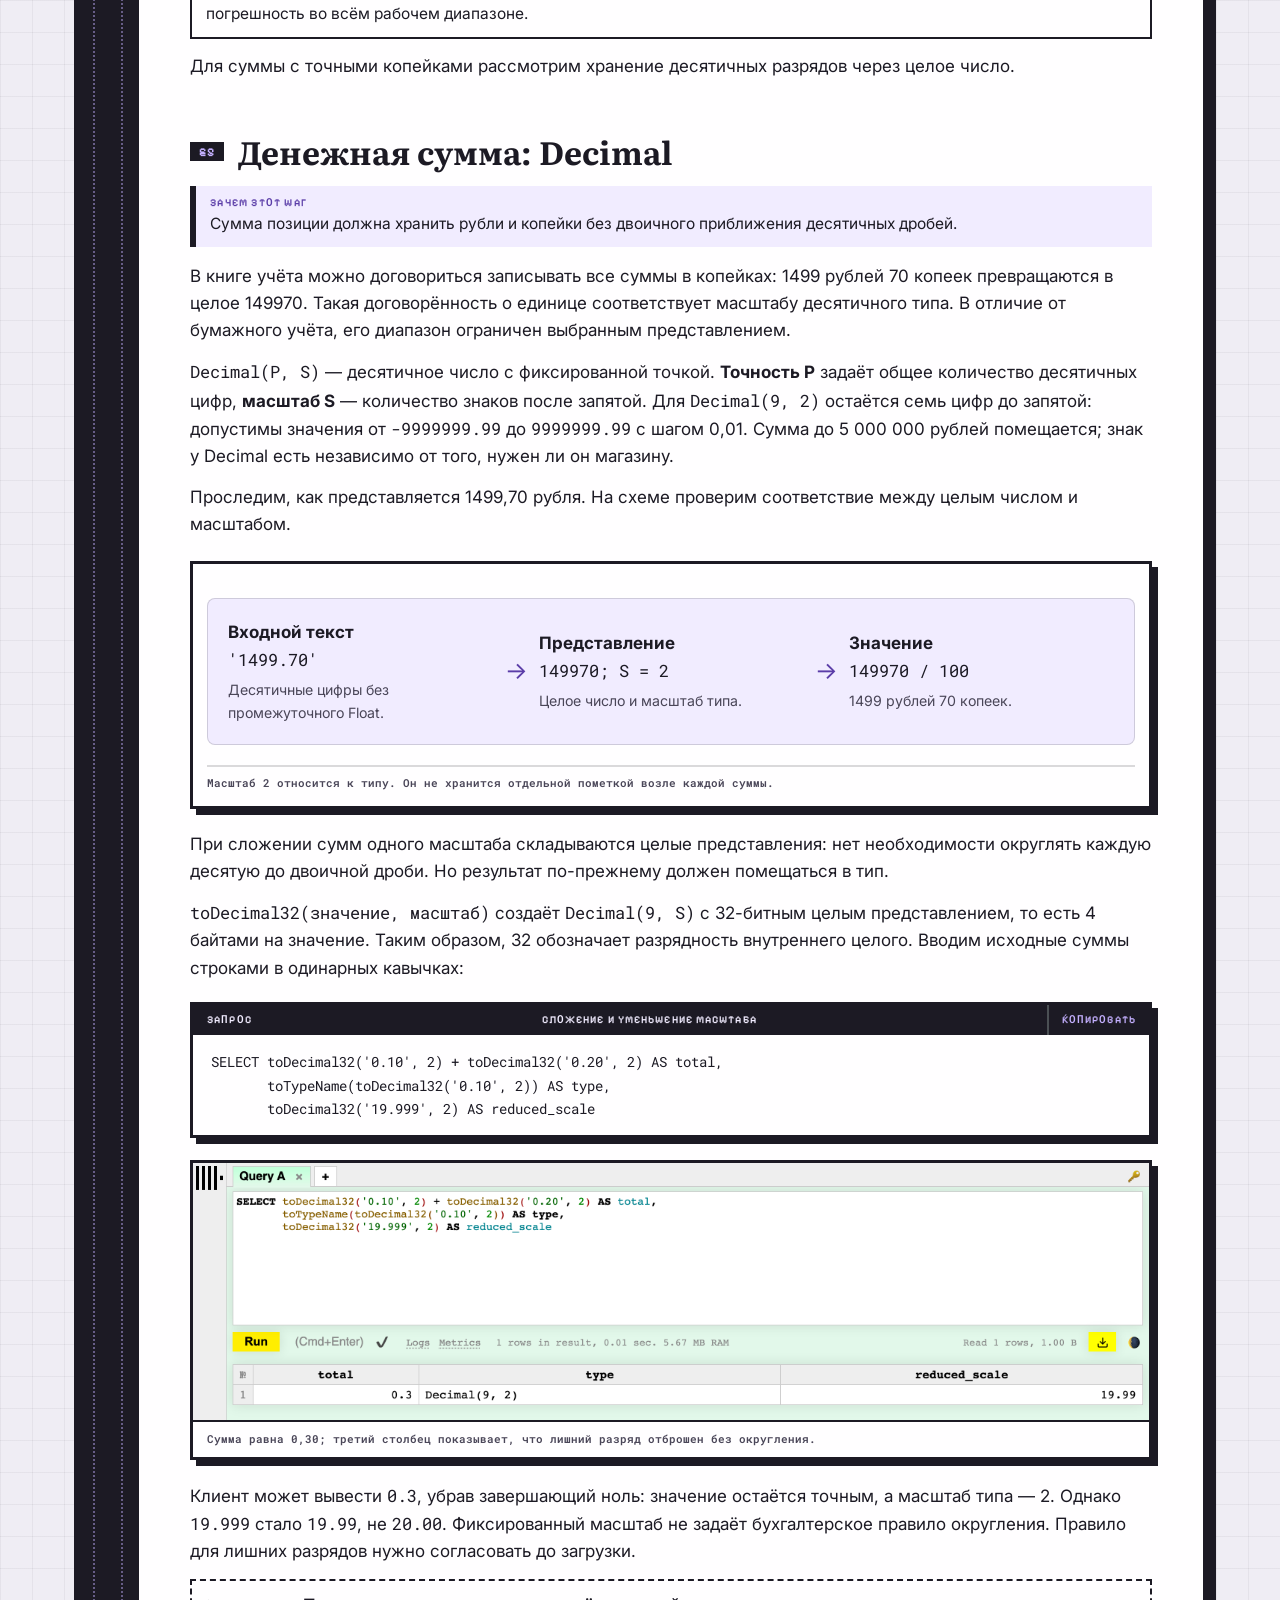
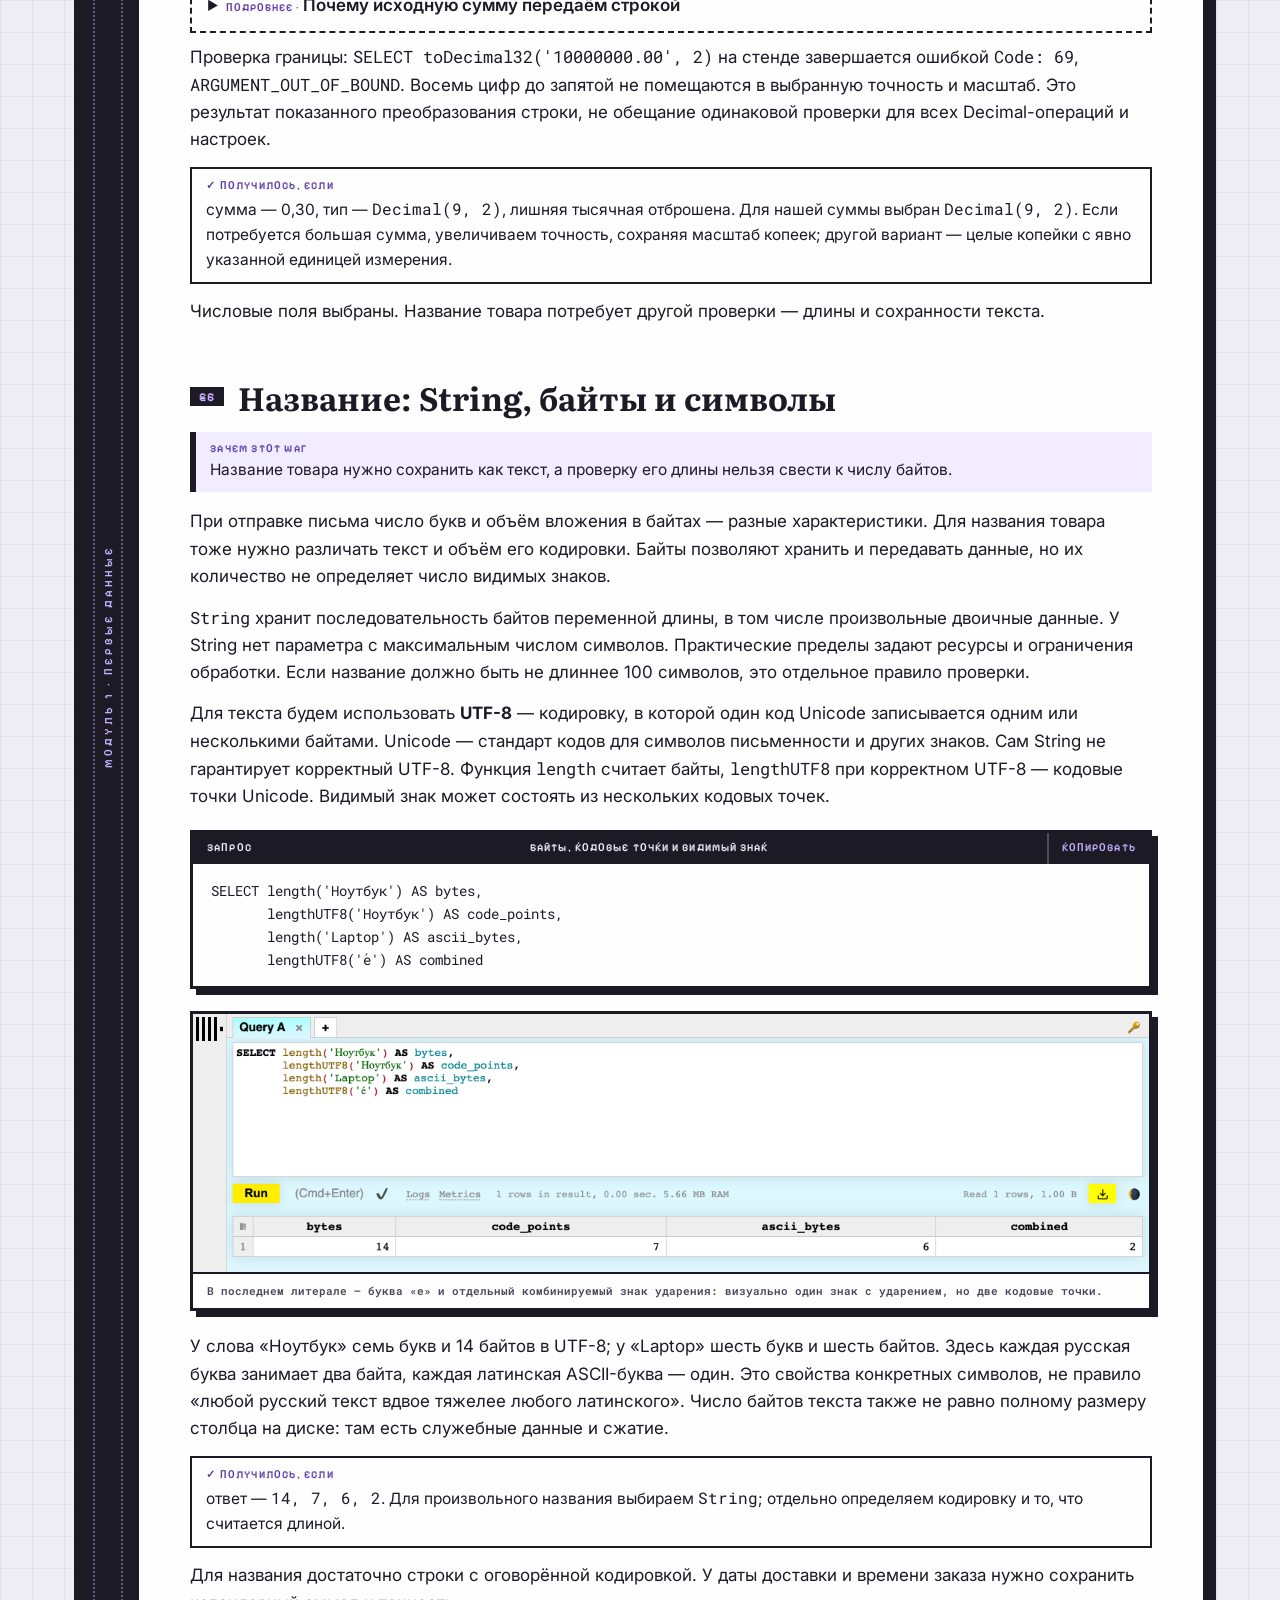
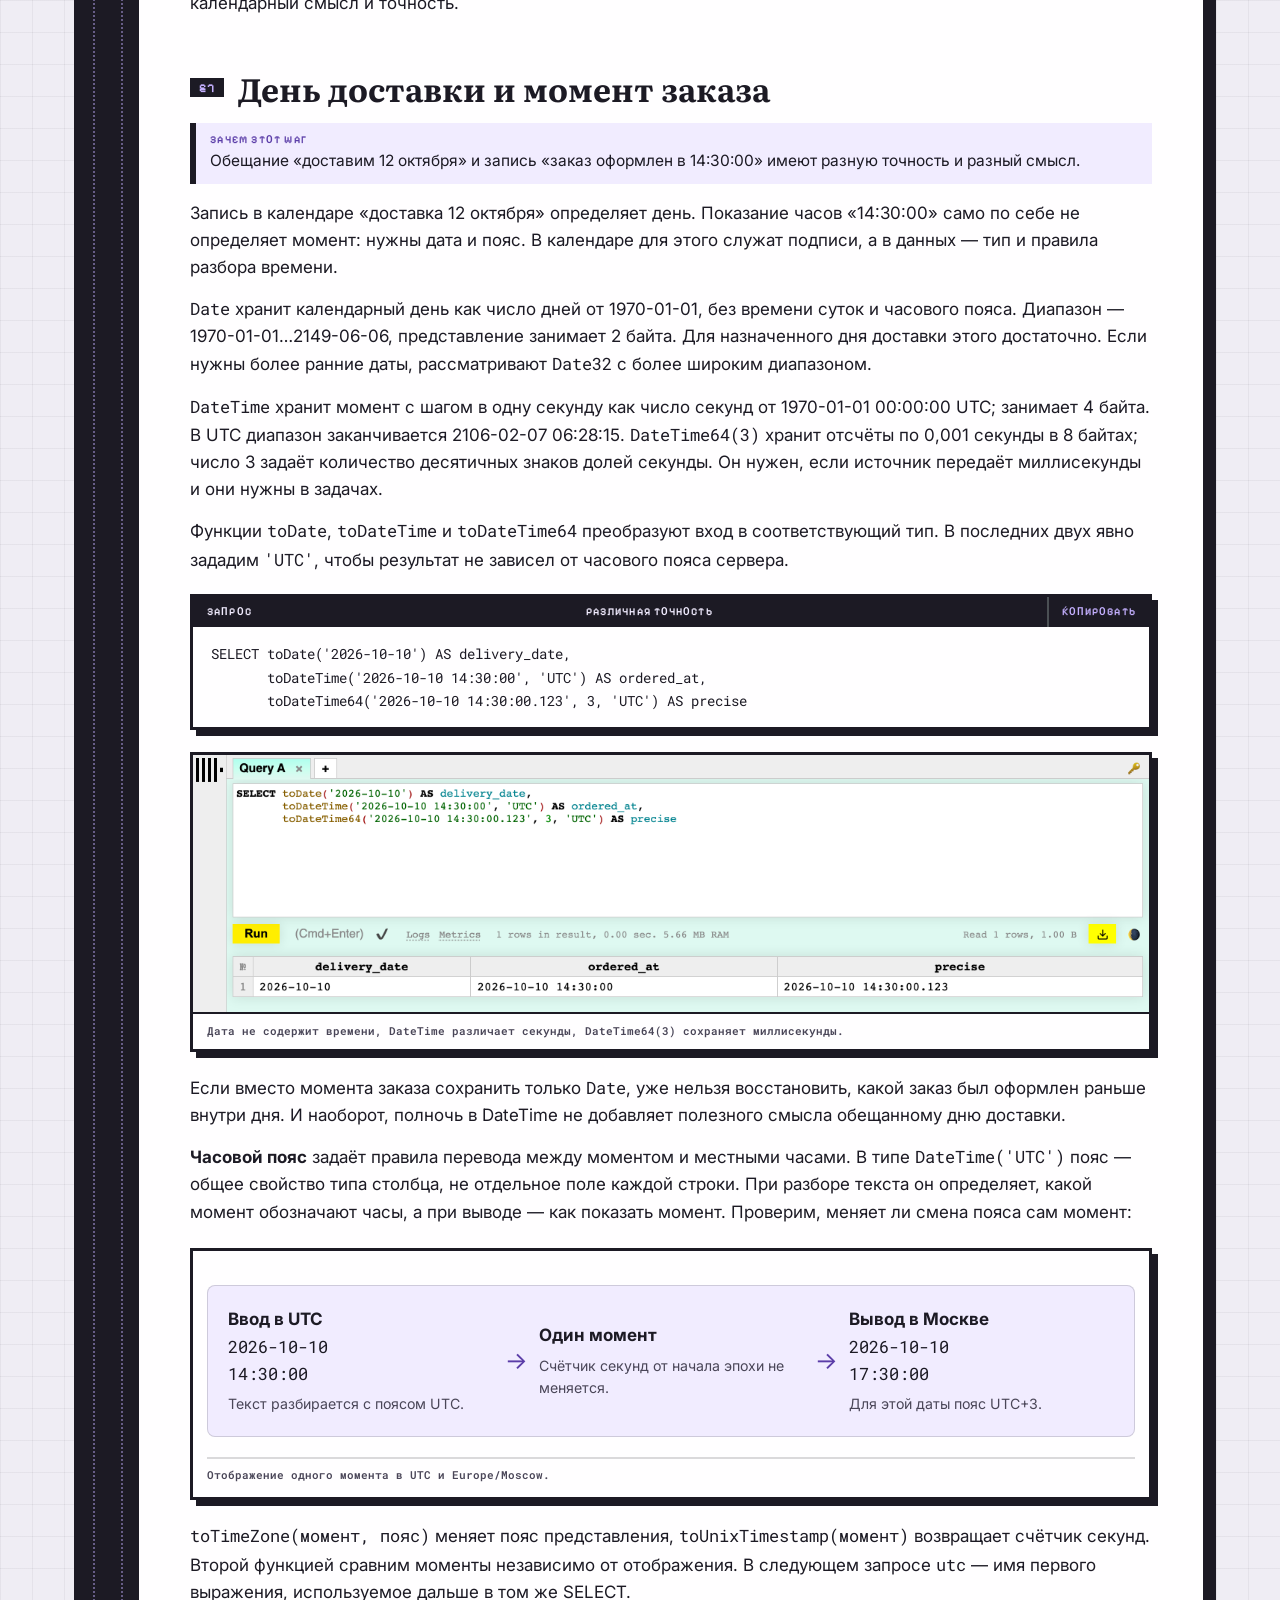
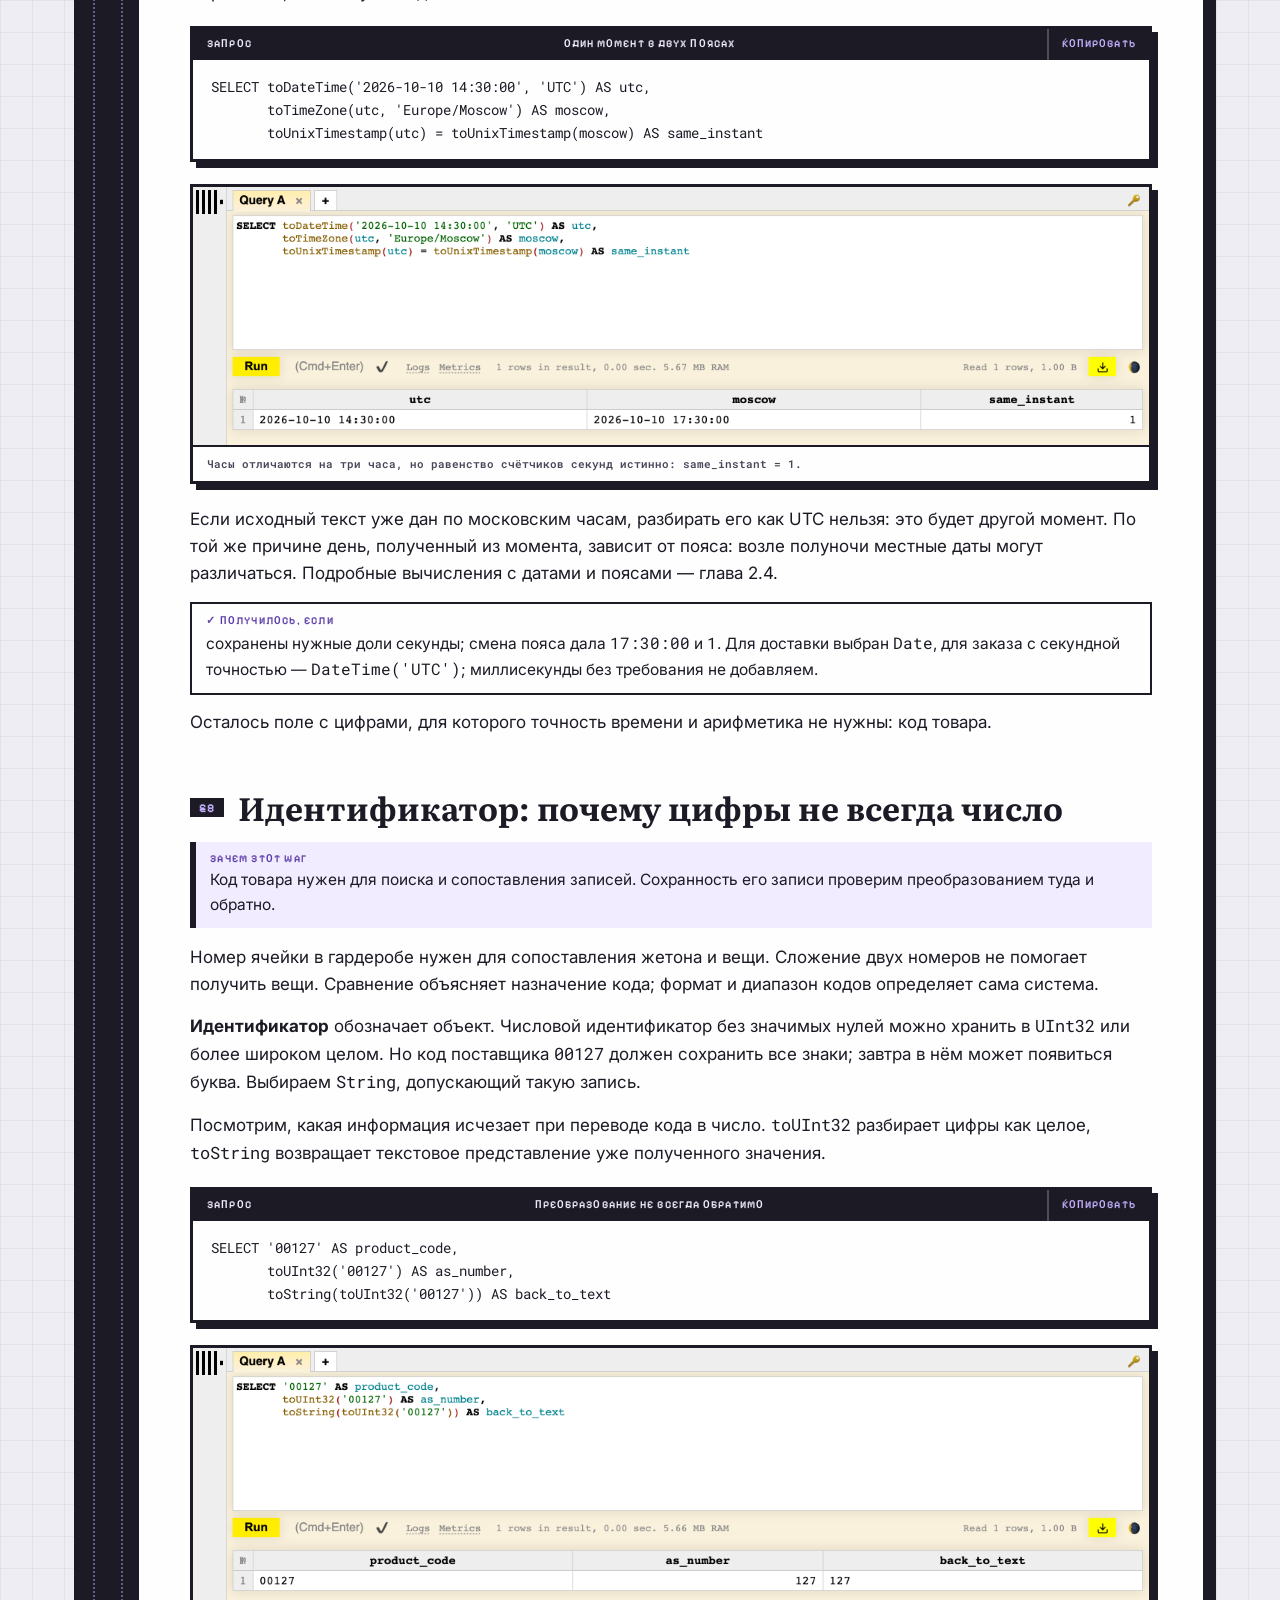
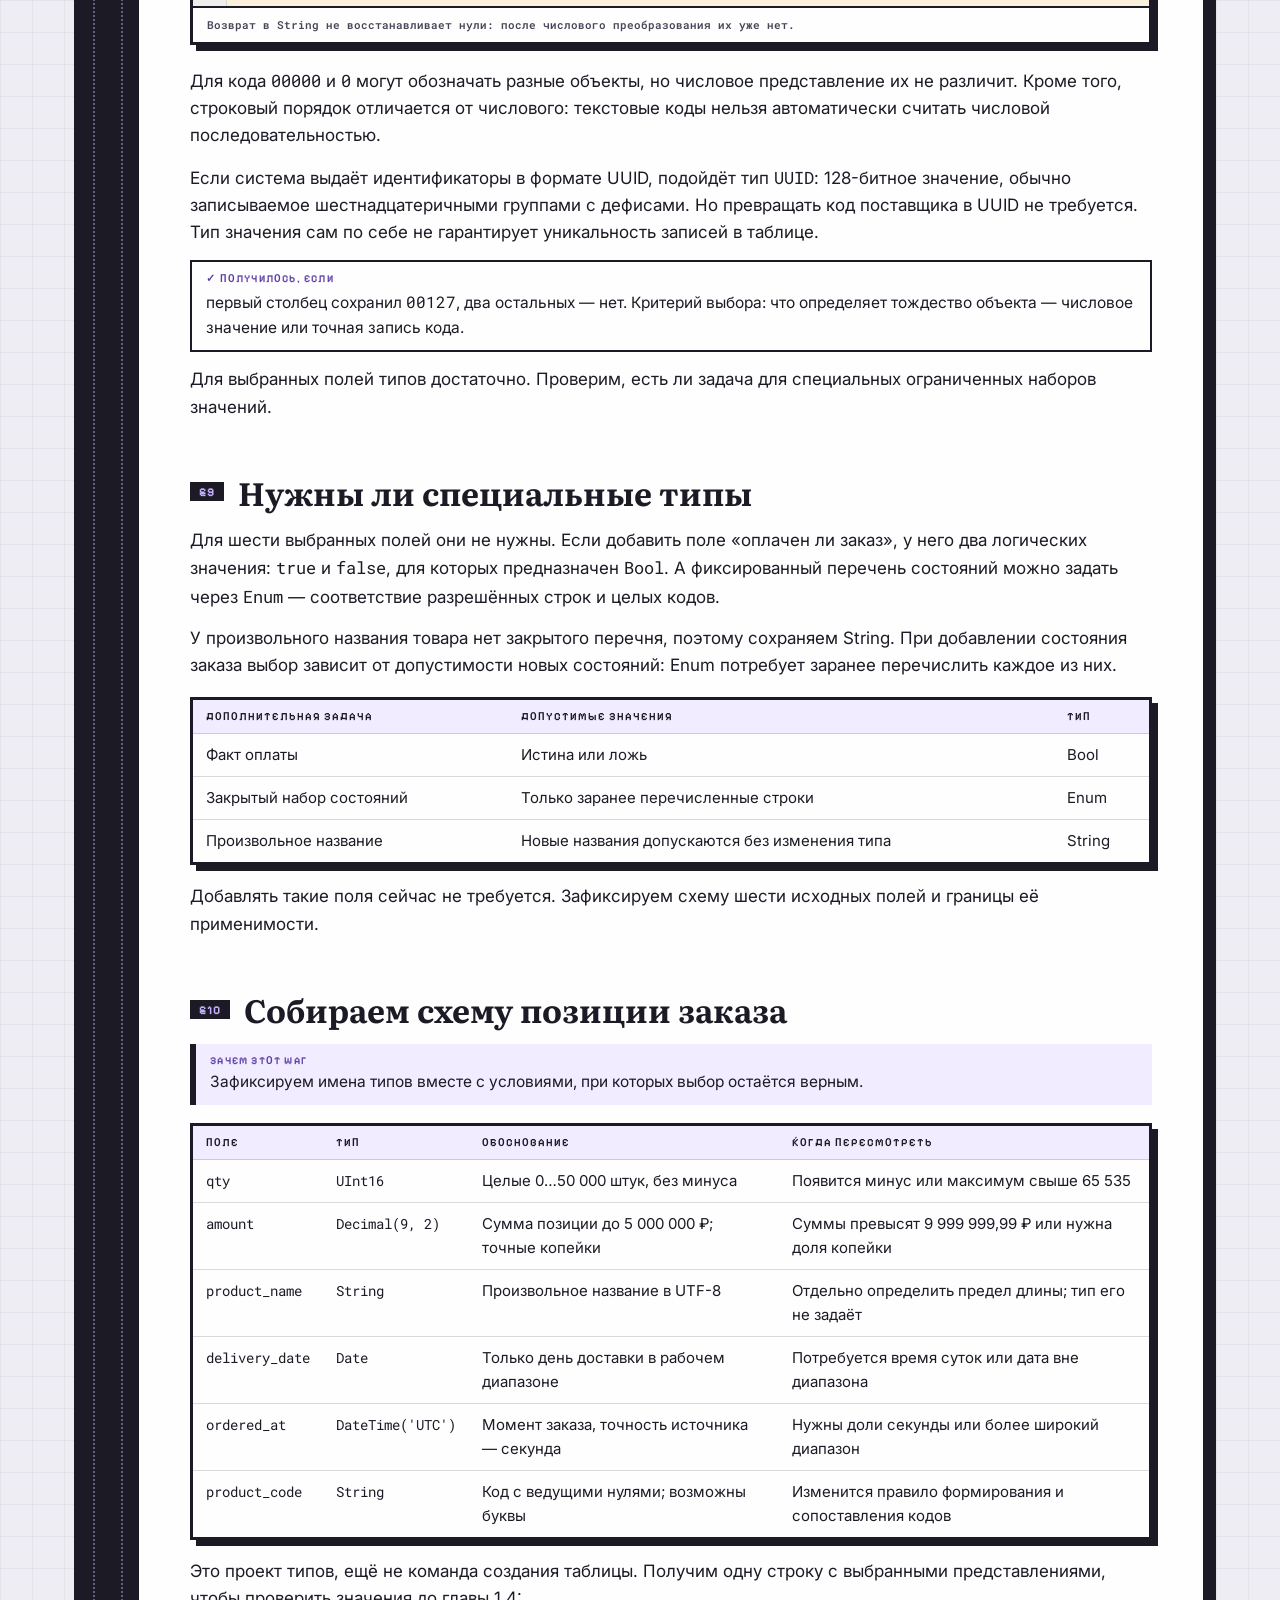
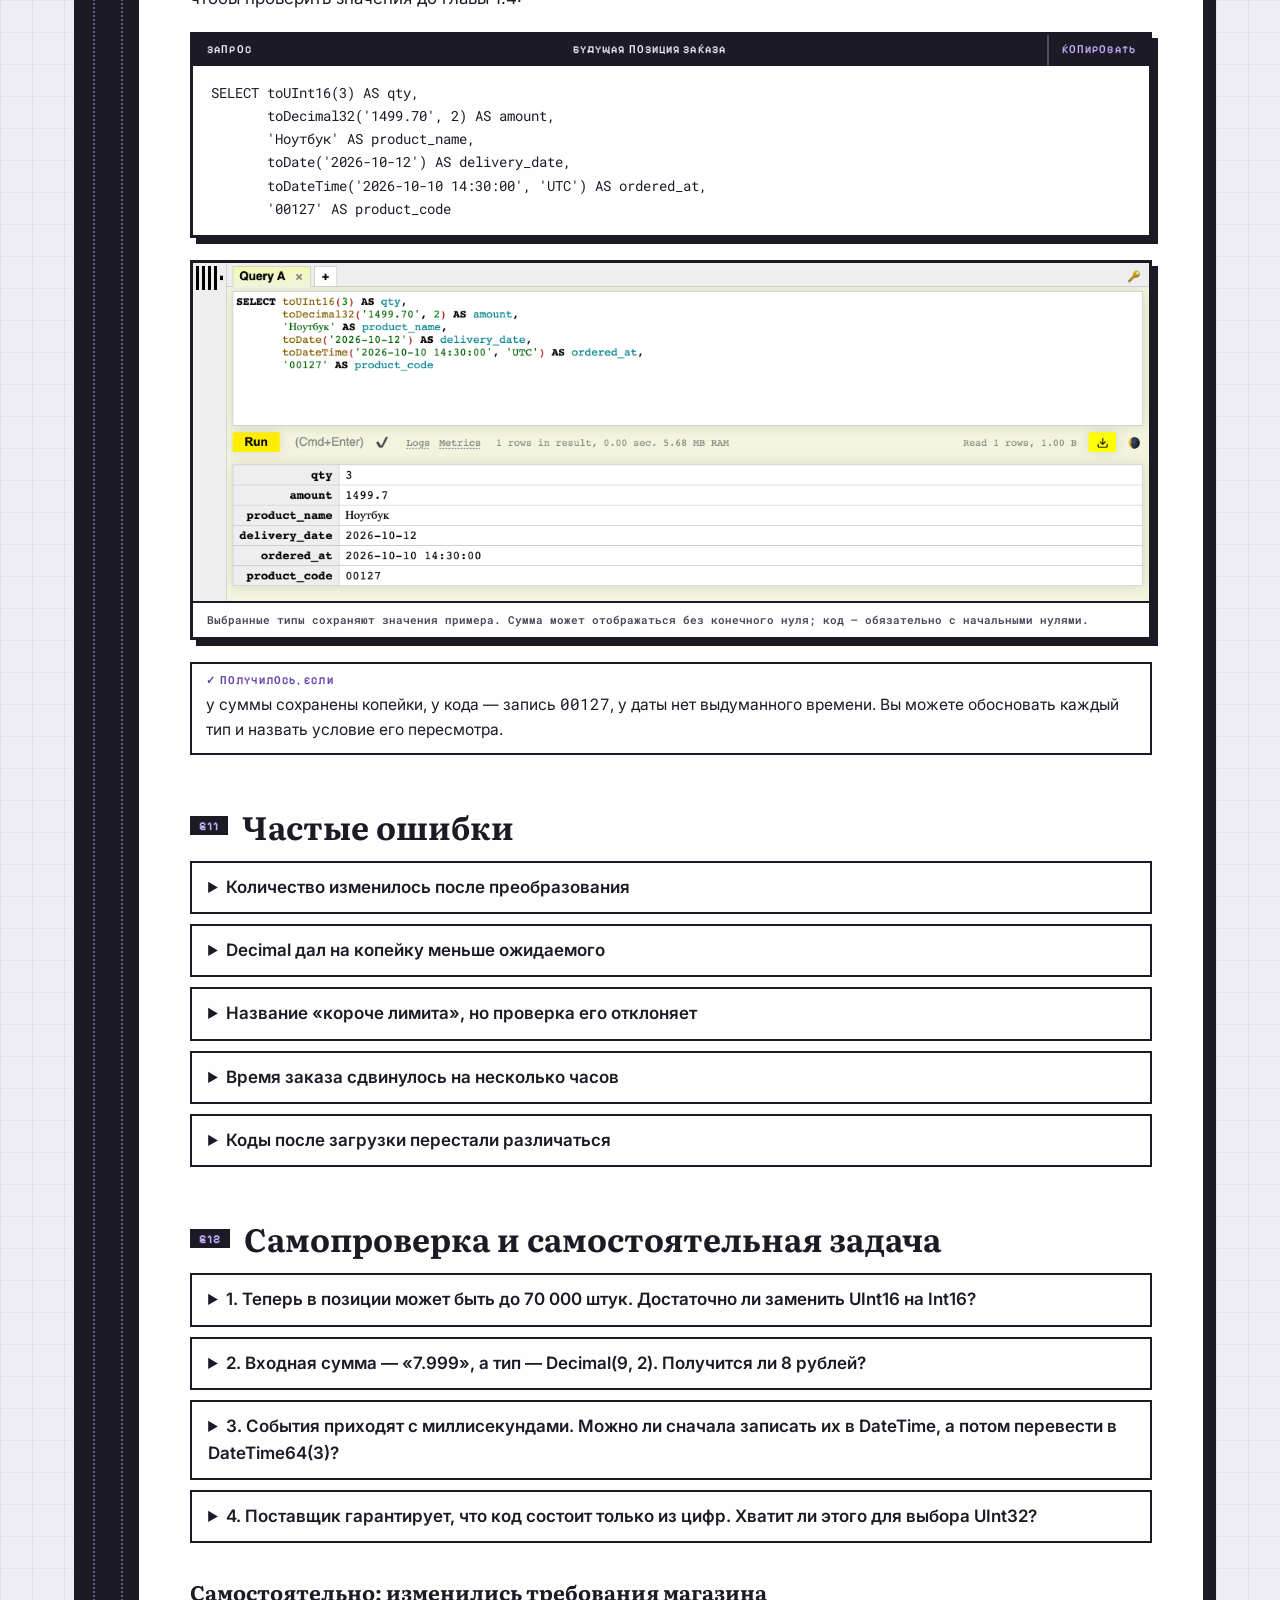
<file: temy/12-tipy/index.html>
<!doctype html>
<html lang="ru">
<head>
  <meta charset="utf-8">
  <meta name="viewport" content="width=device-width, initial-scale=1">
  <meta name="theme-color" content="#1C1A24">
  <title>1.2 Типы данных · Справочник по ClickHouse</title>
  <link rel="preconnect" href="https://fonts.googleapis.com">
  <link rel="preconnect" href="https://fonts.gstatic.com" crossorigin>
  <link href="https://fonts.googleapis.com/css2?family=Inter:wght@400;500;600;700;800&family=Literata:ital,opsz,wght@0,7..72,600;0,7..72,700;1,7..72,400&family=Pixelify+Sans:wght@500;600;700&family=Roboto+Mono:wght@400;500;700&display=swap" rel="stylesheet">
  <link rel="stylesheet" href="../../styles.css">
  <style>
    .type-flow {display:grid;grid-template-columns:minmax(0,1fr) auto minmax(0,1fr) auto minmax(0,1fr);gap:12px;align-items:center;margin:20px 0;padding:20px;border:1px solid var(--rule);border-radius:8px;background:var(--leaf-pale)}
    .type-flow > div {min-width:0;overflow-wrap:anywhere}
    .type-flow b,.type-flow code,.type-flow small {display:block}
    .type-flow small {margin-top:6px;color:var(--ink-soft)}
    .type-flow .arrow {font-size:24px;color:var(--leaf);text-align:center}
    .type-note {border-left:3px solid var(--leaf);padding:8px 16px;margin:20px 0}
    @media(max-width:600px){.type-flow{grid-template-columns:minmax(0,1fr);gap:8px;padding:16px}.type-flow .arrow{transform:rotate(90deg)}.leaf{min-width:0}.table-scroll{max-width:100%}.shot figcaption{overflow-wrap:anywhere}}
  </style>
</head>
<body>
<div class="book"><div class="book__body">
  <div class="spine"><span>Модуль 1 · Первые данные</span></div>
  <main class="leaf">
    <div class="running"><p class="eyebrow"><a href="../../index.html" style="text-decoration:none;color:inherit">Справочник по ClickHouse</a> · модуль 1 · первые данные</p><p class="running__folio">Глава 1.2</p></div>
    <header class="chapter-head"><span class="chapter-num">1.2</span><h1>Типы данных</h1><p class="lead">Нужно сохранить позицию заказа: количество, сумму, название, дату доставки, время заказа и код товара. Выберем для каждого значения тип так, чтобы не потерять копейки, ведущие нули и нужную точность времени.</p></header>
    <dl class="passport">
      <div><dt>Категория</dt><dd>Первые данные</dd></div><div><dt>Уровень</dt><dd>Начальный</dd></div>
      <div><dt>Уже знаете</dt><dd>База, таблица, строка, столбец; SELECT и DESCRIBE</dd></div><div><dt>Понадобится</dt><dd>Стенд 26.8.36.3; Play UI или clickhouse-client</dd></div>
    </dl>
    <section class="gist" aria-label="Задача главы"><p class="gist__head">Что предстоит решить</p><p>Магазин принимает до 50 000 единиц товара в одной позиции, сумма позиции — не больше 5 000 000 рублей с копейками. Названия произвольные, доставка назначается на день, время заказа известно до секунды. В коде товара <code>00127</code> начальные нули значимы.</p><ol class="route" aria-label="Шаги главы"><li><a href="#s3"><b>Количество</b><small>знак и диапазон</small></a></li><li><a href="#s4"><b>Сумма</b><small>точность и масштаб</small></a></li><li><a href="#s6"><b>Название</b><small>байты и символы</small></a></li><li><a href="#s7"><b>Дата и время</b><small>день, секунда, пояс</small></a></li><li><a href="#s8"><b>Код товара</b><small>не количество</small></a></li></ol></section>
    <nav class="contents"><b>В этой главе</b><ol>
      <li><a href="#s1">От значения к типу</a></li><li><a href="#s2">Как проверить выбранный тип</a></li><li><a href="#s3">Количество: Int и UInt</a></li><li><a href="#s4">Дробные значения: где Float теряет точность</a></li><li><a href="#s5">Денежная сумма: Decimal</a></li><li><a href="#s6">Название: String, байты и символы</a></li><li><a href="#s7">День доставки и момент заказа</a></li><li><a href="#s8">Идентификатор: почему цифры не всегда число</a></li><li><a href="#s9">Нужны ли специальные типы</a></li><li><a href="#s10">Собираем схему позиции заказа</a></li><li><a href="#s11">Частые ошибки</a></li><li><a href="#s12">Самопроверка и самостоятельная задача</a></li><li><a href="#s13">Краткая шпаргалка</a></li><li><a href="#s14">Что дальше</a></li>
    </ol></nav>

    <h2 id="s1"><span class="sec">§1</span>От значения к типу</h2>
    <p class="purpose"><b>Зачем этот шаг</b>Одинаково записанные значения могут требовать разных правил хранения: количество <code>127</code> и код товара <code>00127</code> используют по-разному.</p>
    <p><b>Тип данных</b> задаёт множество допустимых значений, их внутреннее представление и операции над ними. Для количества требуются арифметика и верхняя граница; для кода товара — сохранение записи. Поэтому сначала выясняют смысл значения и требования ко всему столбцу.</p>
    <p>Проверим ход выбора на количестве. Недостаточно увидеть в первой строке число 3: нужно учесть весь разрешённый диапазон.</p>
    <figure class="pic"><div class="type-flow" role="img" aria-label="Количество товара: требование от нуля до 50000 штук ведёт к беззнаковому целому UInt16 и проверке границ"><div><b>Смысл и требования</b><code>0…50 000 штук</code><small>Только целые; отрицательных количеств нет.</small></div><span class="arrow" aria-hidden="true">→</span><div><b>Представление</b><code>Целое без минуса</code><small>Выбранное представление: максимум 65 535.</small></div><span class="arrow" aria-hidden="true">→</span><div><b>Проверка</b><code>50 000 помещается</code><small>Дополнительно проверяем, как обнаруживать выход за границу.</small></div></div><figcaption>Выбор представления для количества до 50 000.</figcaption></figure>
    <p>Получившийся тип покрывает заявленный максимум. Он не запрещает количество 60 000: это уже нарушение правила магазина, но ещё помещается в выбранное представление. Тип не заменяет все проверки данных.</p>
    <details class="simple"><summary>По-простому: тара для отмеренного количества</summary><p>Для доставки жидкости сначала узнают объём и допустимы ли доли литра, а затем выбирают мерную тару. Надпись «3 литра» на первой заявке не означает, что все будущие заявки поместятся в трёхлитровую ёмкость.</p><p><b>Что есть что:</b> объём заявки — значение; вместимость и деления — диапазон и точность типа. <b>Граница аналогии:</b> жидкость при избытке выливается, а преобразование в ClickHouse может вернуть другое число или ошибку. Конкретное поведение проверяют отдельным запросом.</p></details>
    <p>Для такой проверки сначала понадобится функция, показывающая тип результата.</p>

    <h2 id="s2"><span class="sec">§2</span>Как проверить выбранный тип</h2>
    <p class="purpose"><b>Зачем этот шаг</b>Отделим тип числа в тексте запроса от типа, который нужен в будущей таблице.</p>
    <p>Функция <code>toTypeName(выражение)</code> возвращает имя типа. <b>Функция</b> получает значения в скобках и вычисляет результат. <code>toUInt16(значение)</code> преобразует значение в беззнаковое целое с 16 битами. <code>SELECT</code> без <code>FROM</code> вычисляет выражения без чтения таблицы; <code>AS</code> задаёт имя столбца ответа.</p>
    <figure class="code"><figcaption><span>Play UI или clickhouse-client</span><span>тип литерала и выбранный тип</span></figcaption><pre>SELECT toTypeName(42) AS literal_type,
       toTypeName(toUInt16(42)) AS chosen_type</pre></figure>
    <figure class="shot"><img src="assets/typename.png" alt="Play UI с кнопкой Run и запросом: literal_type UInt8, chosen_type UInt16" loading="lazy"><figcaption>Тип целого литерала 42 и тип после явного преобразования.</figcaption></figure>
    <p>Ответ: <code>UInt8</code> и <code>UInt16</code>. <b>Литерал</b> — значение, записанное прямо в запросе, например <code>42</code> или <code>'Ноутбук'</code>. Для положительного целого литерала сервер подбирает небольшой подходящий тип; это не рекомендация для всего столбца.</p>
    <p class="type-note">Все следующие запросы только вычисляют значения: они не создают таблицы и не меняют данные. В Play UI из главы 0.2 замените текст запроса и нажмите <b>Run</b>. Кадры сняты на ClickHouse <b>26.8.36.3</b>, часовой пояс сервера — <b>UTC</b>. Запускайте каждый пример отдельно.</p>
    <p class="check">в первом столбце ответа — <code>UInt8</code>, во втором — <code>UInt16</code>. Одно значение 42 представимо в обоих типах.</p>
    <p>Теперь проверим диапазоны целых и результат выхода за их границы.</p>

    <h2 id="s3"><span class="sec">§3</span>Количество: Int и UInt</h2>
    <p class="purpose"><b>Зачем этот шаг</b>В оптовом заказе количество достигает 50 000 штук. Проверим, какие целые типы покрывают этот максимум.</p>
    <p><code>Int</code> — целое со знаком: допускает минус. <code>UInt</code> — целое без знака: от нуля вверх. Число в имени — количество <b>битов</b>, двоичных разрядов. В одном байте 8 бит. У типа с n битами есть 2<sup>n</sup> комбинаций: <code>UInt</code> использует их для неотрицательных чисел, <code>Int</code> — для отрицательных и неотрицательных.</p>
    <div class="table-scroll"><table><thead><tr><th>Тип</th><th>Байт на значение</th><th>Допустимый диапазон</th><th>Решение для нашей задачи</th></tr></thead><tbody>
      <tr><td><code>UInt8</code></td><td>1</td><td>0…255</td><td>Не подходит для 50 000 штук</td></tr><tr><td><code>Int8</code></td><td>1</td><td>−128…127</td><td>Знак сокращает положительную часть диапазона</td></tr><tr><td><code>UInt16</code></td><td>2</td><td>0…65 535</td><td>Подходит для количества</td></tr><tr><td><code>Int16</code></td><td>2</td><td>−32 768…32 767</td><td>50 000 уже не помещается</td></tr><tr><td><code>UInt32</code></td><td>4</td><td>0…4 294 967 295</td><td>Нужен, если количество превысит 65 535</td></tr><tr><td><code>Int32</code></td><td>4</td><td>−2 147 483 648…2 147 483 647</td><td>Например, изменение остатка до ±50 000</td></tr>
    </tbody></table></div>
    <p>Это размеры представления значений, не размер сжатой таблицы на диске. Более широкие целые есть, но для заявленных количеств они не нужны.</p>
    <p>Теперь проверим не только допустимое значение, но и ошибочный выбор узкого типа.</p>
    <figure class="code"><figcaption><span>Запрос</span><span>границы и преобразование</span></figcaption><pre>SELECT toUInt8(255) AS fits,
       toUInt8(256) AS wrapped,
       toUInt8(-1) AS negative,
       toInt8(128) AS signed,
       toUInt16(50000) AS qty</pre></figure>
    <figure class="shot"><img src="assets/integers.png" alt="Play UI: fits 255, wrapped 0, negative 255, signed −128, qty 50000" loading="lazy"><figcaption>Результат преобразований: 50 000 сохранено в UInt16, а три значения за границами узких типов изменились без ошибки.</figcaption></figure>
    <p>Здесь <b>переполнение</b> означает, что число вышло за диапазон целевого типа. При этих преобразованиях сохраняются младшие 8 бит: у 256 двоичная запись <code>1 0000 0000</code>, после удаления старшего разряда остаются восемь нулей. Для <code>Int8</code> комбинация, соответствующая 128 без знака, читается как −128.</p>
    <p>Если нужно обнаружить выход за диапазон, используйте <code>accurateCast(значение, 'Тип')</code> — преобразование с проверкой представимости. Имя типа здесь передаётся строкой.</p>
    <figure class="code"><figcaption><span>Отдельный запрос</span><span>ожидается ошибка</span></figcaption><pre>SELECT accurateCast(256, 'UInt8')</pre></figure>
    <figure class="shot"><img src="assets/strict-error.png" alt="Play UI: accurateCast(256, UInt8) завершился ошибкой Code 70 CANNOT_CONVERT_TYPE" loading="lazy"><figcaption>Проверка представимости значения 256 в UInt8.</figcaption></figure>
    <p>На проверенном стенде ответ — <code>Code: 70</code>, <code>CANNOT_CONVERT_TYPE</code>: 256 нельзя безопасно представить в <code>UInt8</code>. Такой результат нельзя принять за успешную загрузку значения.</p>
    <p class="type-note">Вывод о молчаливом изменении относится к показанным <code>toUInt8</code> и <code>toInt8</code>. Он не описывает любой <code>INSERT</code>: поведение зависит от способа вставки, формата и настроек. Загрузка данных — глава 1.5.</p>
    <p class="check">ответ первого запроса — <code>255, 0, 255, -128, 50000</code>, второго — ошибка. Для количества до 50 000 без минуса выбран <code>UInt16</code>; для изменения остатка с минусом понадобился бы <code>Int32</code>.</p>
    <p>Количество определено. Для суммы с копейками нужно проверить точность дробного представления.</p>

    <h2 id="s4"><span class="sec">§4</span>Дробные значения: где Float теряет точность</h2>
    <p class="purpose"><b>Зачем этот шаг</b>У суммы есть копейки. Прежде чем выбирать дробный тип, проверим, сохраняет ли он нужные десятичные значения.</p>
    <p>На линейке с миллиметровыми делениями длину между рисками записывают с округлением. У дробного типа тоже есть ограничение представимости; у Float доступный шаг зависит от величины числа, поэтому равномерная шкала линейки объясняет лишь сам факт округления.</p>
    <p><code>Float32</code> и <code>Float64</code> — числа с <b>плавающей точкой</b>: хранят двоичные значащие цифры и порядок, задающий положение точки. Они представляют широкий диапазон величин, но с ограниченной точностью. Примерно это 7 значащих десятичных цифр у Float32 и 15–16 у Float64. Это точность всего числа, включая целую часть. Конечные значения имеют порядок до 10<sup>38</sup> и 10<sup>308</sup> соответственно; представлены не все числа между границами.</p>
    <figure class="code"><figcaption><span>Запрос</span><span>погрешность и потеря целого разряда</span></figcaption><pre>SELECT 0.1 + 0.2 AS total,
       0.1 + 0.2 = 0.3 AS equal,
       toFloat32(16777217) AS rounded</pre></figure>
    <figure class="shot"><img src="assets/float.png" alt="Play UI: total 0.30000000000000004, equal 0, rounded 16777216" loading="lazy"><figcaption>Float64 не дал точного десятичного равенства; Float32 изменил большое целое на единицу.</figcaption></figure>
    <p>Дробные литералы здесь имеют тип <code>Float64</code>. Десятичная 0,1 в двоичной системе — бесконечная дробь, подобно 1/3 в десятичной. Для хранения её округляют до доступных разрядов. Поэтому сумма равна <code>0.30000000000000004</code>, а сравнение с <code>0.3</code> возвращает <code>0</code> — ложь. Это результат сравнения самих значений, которое выполняется до отображения.</p>
    <p>Float подходит для измерений, если его погрешность меньше допустимой погрешности данных: например, для температуры с точностью до десятых градуса. При больших величинах доступный шаг между соседними числами увеличивается — это видно по третьему столбцу. Для суммы, которая должна точно хранить копейки, выберем другое представление. Скорость типов этот опыт не сравнивает.</p>
    <p class="check">получены хвост у суммы, ложное равенство и <code>16777216</code> вместо <code>16777217</code>. Критерий выбора Float — допустимая погрешность во всём рабочем диапазоне.</p>
    <p>Для суммы с точными копейками рассмотрим хранение десятичных разрядов через целое число.</p>

    <h2 id="s5"><span class="sec">§5</span>Денежная сумма: Decimal</h2>
    <p class="purpose"><b>Зачем этот шаг</b>Сумма позиции должна хранить рубли и копейки без двоичного приближения десятичных дробей.</p>
    <p>В книге учёта можно договориться записывать все суммы в копейках: 1499 рублей 70 копеек превращаются в целое 149970. Такая договорённость о единице соответствует масштабу десятичного типа. В отличие от бумажного учёта, его диапазон ограничен выбранным представлением.</p>
    <p><code>Decimal(P, S)</code> — десятичное число с фиксированной точкой. <b>Точность P</b> задаёт общее количество десятичных цифр, <b>масштаб S</b> — количество знаков после запятой. Для <code>Decimal(9, 2)</code> остаётся семь цифр до запятой: допустимы значения от <code>-9999999.99</code> до <code>9999999.99</code> с шагом 0,01. Сумма до 5 000 000 рублей помещается; знак у Decimal есть независимо от того, нужен ли он магазину.</p>
    <p>Проследим, как представляется 1499,70 рубля. На схеме проверим соответствие между целым числом и масштабом.</p>
    <figure class="pic"><div class="type-flow" role="img" aria-label="Строка 1499.70 преобразуется в Decimal с целым 149970 и масштабом 2, при выводе возвращается денежное значение"><div><b>Входной текст</b><code>'1499.70'</code><small>Десятичные цифры без промежуточного Float.</small></div><span class="arrow" aria-hidden="true">→</span><div><b>Представление</b><code>149970; S = 2</code><small>Целое число и масштаб типа.</small></div><span class="arrow" aria-hidden="true">→</span><div><b>Значение</b><code>149970 / 100</code><small>1499 рублей 70 копеек.</small></div></div><figcaption>Масштаб 2 относится к типу. Он не хранится отдельной пометкой возле каждой суммы.</figcaption></figure>
    <p>При сложении сумм одного масштаба складываются целые представления: нет необходимости округлять каждую десятую до двоичной дроби. Но результат по-прежнему должен помещаться в тип.</p>
    <p><code>toDecimal32(значение, масштаб)</code> создаёт <code>Decimal(9, S)</code> с 32-битным целым представлением, то есть 4 байтами на значение. Таким образом, 32 обозначает разрядность внутреннего целого. Вводим исходные суммы строками в одинарных кавычках:</p>
    <figure class="code"><figcaption><span>Запрос</span><span>сложение и уменьшение масштаба</span></figcaption><pre>SELECT toDecimal32('0.10', 2) + toDecimal32('0.20', 2) AS total,
       toTypeName(toDecimal32('0.10', 2)) AS type,
       toDecimal32('19.999', 2) AS reduced_scale</pre></figure>
    <figure class="shot"><img src="assets/decimal.png" alt="Play UI: total 0.3, type Decimal(9, 2), reduced_scale 19.99" loading="lazy"><figcaption>Сумма равна 0,30; третий столбец показывает, что лишний разряд отброшен без округления.</figcaption></figure>
    <p>Клиент может вывести <code>0.3</code>, убрав завершающий ноль: значение остаётся точным, а масштаб типа — 2. Однако <code>19.999</code> стало <code>19.99</code>, не <code>20.00</code>. Фиксированный масштаб не задаёт бухгалтерское правило округления. Правило для лишних разрядов нужно согласовать до загрузки.</p>
    <details class="more"><summary>Почему исходную сумму передаём строкой</summary><p><code>toDecimal64(x, 2)</code> создаёт более широкий <code>Decimal(18, 2)</code>. Сравните два входа:</p><figure class="code"><figcaption><span>Отдельный опыт</span><span>Float и текст на входе</span></figcaption><pre>SELECT toDecimal64(1.15, 2) AS from_float,
       toDecimal64('1.15', 2) AS from_text</pre></figure><figure class="shot"><img src="assets/decimal-input.png" alt="Play UI: from_float 1.14 и from_text 1.15" loading="lazy"><figcaption>Результаты преобразования Float и десятичной строки в Decimal(18, 2).</figcaption></figure><p>На стенде результат — <code>1.14</code> и <code>1.15</code>. В первом случае десятичное значение уже приблизительно представлено во Float; при масштабировании и отбрасывании дробной части теряется копейка. Преобразование в Decimal не восстанавливает потерянную точность. Строка позволяет разобрать исходные десятичные цифры без этого промежуточного приближения.</p></details>
    <p>Проверка границы: <code>SELECT toDecimal32('10000000.00', 2)</code> на стенде завершается ошибкой <code>Code: 69</code>, <code>ARGUMENT_OUT_OF_BOUND</code>. Восемь цифр до запятой не помещаются в выбранную точность и масштаб. Это результат показанного преобразования строки, не обещание одинаковой проверки для всех Decimal-операций и настроек.</p>
    <p class="check">сумма — 0,30, тип — <code>Decimal(9, 2)</code>, лишняя тысячная отброшена. Для нашей суммы выбран <code>Decimal(9, 2)</code>. Если потребуется большая сумма, увеличиваем точность, сохраняя масштаб копеек; другой вариант — целые копейки с явно указанной единицей измерения.</p>

    <p>Числовые поля выбраны. Название товара потребует другой проверки — длины и сохранности текста.</p>

    <h2 id="s6"><span class="sec">§6</span>Название: String, байты и символы</h2>
    <p class="purpose"><b>Зачем этот шаг</b>Название товара нужно сохранить как текст, а проверку его длины нельзя свести к числу байтов.</p>
    <p>При отправке письма число букв и объём вложения в байтах — разные характеристики. Для названия товара тоже нужно различать текст и объём его кодировки. Байты позволяют хранить и передавать данные, но их количество не определяет число видимых знаков.</p>
    <p><code>String</code> хранит последовательность байтов переменной длины, в том числе произвольные двоичные данные. У String нет параметра с максимальным числом символов. Практические пределы задают ресурсы и ограничения обработки. Если название должно быть не длиннее 100 символов, это отдельное правило проверки.</p>
    <p>Для текста будем использовать <b>UTF-8</b> — кодировку, в которой один код Unicode записывается одним или несколькими байтами. Unicode — стандарт кодов для символов письменности и других знаков. Сам String не гарантирует корректный UTF-8. Функция <code>length</code> считает байты, <code>lengthUTF8</code> при корректном UTF-8 — кодовые точки Unicode. Видимый знак может состоять из нескольких кодовых точек.</p>
    <figure class="code"><figcaption><span>Запрос</span><span>байты, кодовые точки и видимый знак</span></figcaption><pre>SELECT length('Ноутбук') AS bytes,
       lengthUTF8('Ноутбук') AS code_points,
       length('Laptop') AS ascii_bytes,
       lengthUTF8('е́') AS combined</pre></figure>
    <figure class="shot"><img src="assets/strings.png" alt="Play UI: bytes 14, code_points 7, ascii_bytes 6, combined 2" loading="lazy"><figcaption>В последнем литерале — буква «е» и отдельный комбинируемый знак ударения: визуально один знак с ударением, но две кодовые точки.</figcaption></figure>
    <p>У слова «Ноутбук» семь букв и 14 байтов в UTF-8; у «Laptop» шесть букв и шесть байтов. Здесь каждая русская буква занимает два байта, каждая латинская ASCII-буква — один. Это свойства конкретных символов, не правило «любой русский текст вдвое тяжелее любого латинского». Число байтов текста также не равно полному размеру столбца на диске: там есть служебные данные и сжатие.</p>
    <p class="check">ответ — <code>14, 7, 6, 2</code>. Для произвольного названия выбираем <code>String</code>; отдельно определяем кодировку и то, что считается длиной.</p>

    <p>Для названия достаточно строки с оговорённой кодировкой. У даты доставки и времени заказа нужно сохранить календарный смысл и точность.</p>

    <h2 id="s7"><span class="sec">§7</span>День доставки и момент заказа</h2>
    <p class="purpose"><b>Зачем этот шаг</b>Обещание «доставим 12 октября» и запись «заказ оформлен в 14:30:00» имеют разную точность и разный смысл.</p>
    <p>Запись в календаре «доставка 12 октября» определяет день. Показание часов «14:30:00» само по себе не определяет момент: нужны дата и пояс. В календаре для этого служат подписи, а в данных — тип и правила разбора времени.</p>
    <p><code>Date</code> хранит календарный день как число дней от 1970-01-01, без времени суток и часового пояса. Диапазон — 1970-01-01…2149-06-06, представление занимает 2 байта. Для назначенного дня доставки этого достаточно. Если нужны более ранние даты, рассматривают <code>Date32</code> с более широким диапазоном.</p>
    <p><code>DateTime</code> хранит момент с шагом в одну секунду как число секунд от 1970-01-01 00:00:00 UTC; занимает 4 байта. В UTC диапазон заканчивается 2106-02-07 06:28:15. <code>DateTime64(3)</code> хранит отсчёты по 0,001 секунды в 8 байтах; число 3 задаёт количество десятичных знаков долей секунды. Он нужен, если источник передаёт миллисекунды и они нужны в задачах.</p>
    <p>Функции <code>toDate</code>, <code>toDateTime</code> и <code>toDateTime64</code> преобразуют вход в соответствующий тип. В последних двух явно зададим <code>'UTC'</code>, чтобы результат не зависел от часового пояса сервера.</p>
    <figure class="code"><figcaption><span>Запрос</span><span>различная точность</span></figcaption><pre>SELECT toDate('2026-10-10') AS delivery_date,
       toDateTime('2026-10-10 14:30:00', 'UTC') AS ordered_at,
       toDateTime64('2026-10-10 14:30:00.123', 3, 'UTC') AS precise</pre></figure>
    <figure class="shot"><img src="assets/dates.png" alt="Play UI: день 2026-10-10, момент 2026-10-10 14:30:00 и момент с миллисекундами 2026-10-10 14:30:00.123" loading="lazy"><figcaption>Дата не содержит времени, DateTime различает секунды, DateTime64(3) сохраняет миллисекунды.</figcaption></figure>
    <p>Если вместо момента заказа сохранить только <code>Date</code>, уже нельзя восстановить, какой заказ был оформлен раньше внутри дня. И наоборот, полночь в DateTime не добавляет полезного смысла обещанному дню доставки.</p>
    <p><b>Часовой пояс</b> задаёт правила перевода между моментом и местными часами. В типе <code>DateTime('UTC')</code> пояс — общее свойство типа столбца, не отдельное поле каждой строки. При разборе текста он определяет, какой момент обозначают часы, а при выводе — как показать момент. Проверим, меняет ли смена пояса сам момент:</p>
    <figure class="pic"><div class="type-flow" role="img" aria-label="Момент 2026-10-10 14:30:00 UTC хранится как счётчик секунд; тот же счётчик в Москве отображается как 17:30:00"><div><b>Ввод в UTC</b><code>2026-10-10<br>14:30:00</code><small>Текст разбирается с поясом UTC.</small></div><span class="arrow" aria-hidden="true">→</span><div><b>Один момент</b><small>Счётчик секунд от начала эпохи не меняется.</small></div><span class="arrow" aria-hidden="true">→</span><div><b>Вывод в Москве</b><code>2026-10-10<br>17:30:00</code><small>Для этой даты пояс UTC+3.</small></div></div><figcaption>Отображение одного момента в UTC и Europe/Moscow.</figcaption></figure>
    <p><code>toTimeZone(момент, пояс)</code> меняет пояс представления, <code>toUnixTimestamp(момент)</code> возвращает счётчик секунд. Второй функцией сравним моменты независимо от отображения. В следующем запросе <code>utc</code> — имя первого выражения, используемое дальше в том же SELECT.</p>
    <figure class="code"><figcaption><span>Запрос</span><span>один момент в двух поясах</span></figcaption><pre>SELECT toDateTime('2026-10-10 14:30:00', 'UTC') AS utc,
       toTimeZone(utc, 'Europe/Moscow') AS moscow,
       toUnixTimestamp(utc) = toUnixTimestamp(moscow) AS same_instant</pre></figure>
    <figure class="shot"><img src="assets/timezone.png" alt="Play UI: utc 14:30:00, moscow 17:30:00, same_instant 1" loading="lazy"><figcaption>Часы отличаются на три часа, но равенство счётчиков секунд истинно: same_instant = 1.</figcaption></figure>
    <p>Если исходный текст уже дан по московским часам, разбирать его как UTC нельзя: это будет другой момент. По той же причине день, полученный из момента, зависит от пояса: возле полуночи местные даты могут различаться. Подробные вычисления с датами и поясами — глава 2.4.</p>
    <p class="check">сохранены нужные доли секунды; смена пояса дала <code>17:30:00</code> и <code>1</code>. Для доставки выбран <code>Date</code>, для заказа с секундной точностью — <code>DateTime('UTC')</code>; миллисекунды без требования не добавляем.</p>

    <p>Осталось поле с цифрами, для которого точность времени и арифметика не нужны: код товара.</p>

    <h2 id="s8"><span class="sec">§8</span>Идентификатор: почему цифры не всегда число</h2>
    <p class="purpose"><b>Зачем этот шаг</b>Код товара нужен для поиска и сопоставления записей. Сохранность его записи проверим преобразованием туда и обратно.</p>
    <p>Номер ячейки в гардеробе нужен для сопоставления жетона и вещи. Сложение двух номеров не помогает получить вещи. Сравнение объясняет назначение кода; формат и диапазон кодов определяет сама система.</p>
    <p><b>Идентификатор</b> обозначает объект. Числовой идентификатор без значимых нулей можно хранить в <code>UInt32</code> или более широком целом. Но код поставщика <code>00127</code> должен сохранить все знаки; завтра в нём может появиться буква. Выбираем <code>String</code>, допускающий такую запись.</p>
    <p>Посмотрим, какая информация исчезает при переводе кода в число. <code>toUInt32</code> разбирает цифры как целое, <code>toString</code> возвращает текстовое представление уже полученного значения.</p>
    <figure class="code"><figcaption><span>Запрос</span><span>преобразование не всегда обратимо</span></figcaption><pre>SELECT '00127' AS product_code,
       toUInt32('00127') AS as_number,
       toString(toUInt32('00127')) AS back_to_text</pre></figure>
    <figure class="shot"><img src="assets/identifier.png" alt="Play UI: product_code 00127, as_number 127, back_to_text 127" loading="lazy"><figcaption>Возврат в String не восстанавливает нули: после числового преобразования их уже нет.</figcaption></figure>
    <p>Для кода <code>00000</code> и <code>0</code> могут обозначать разные объекты, но числовое представление их не различит. Кроме того, строковый порядок отличается от числового: текстовые коды нельзя автоматически считать числовой последовательностью.</p>
    <p>Если система выдаёт идентификаторы в формате UUID, подойдёт тип <code>UUID</code>: 128-битное значение, обычно записываемое шестнадцатеричными группами с дефисами. Но превращать код поставщика в UUID не требуется. Тип значения сам по себе не гарантирует уникальность записей в таблице.</p>
    <p class="check">первый столбец сохранил <code>00127</code>, два остальных — нет. Критерий выбора: что определяет тождество объекта — числовое значение или точная запись кода.</p>

    <p>Для выбранных полей типов достаточно. Проверим, есть ли задача для специальных ограниченных наборов значений.</p>

    <h2 id="s9"><span class="sec">§9</span>Нужны ли специальные типы</h2>
    <p>Для шести выбранных полей они не нужны. Если добавить поле «оплачен ли заказ», у него два логических значения: <code>true</code> и <code>false</code>, для которых предназначен <code>Bool</code>. А фиксированный перечень состояний можно задать через <code>Enum</code> — соответствие разрешённых строк и целых кодов.</p>
    <p>У произвольного названия товара нет закрытого перечня, поэтому сохраняем String. При добавлении состояния заказа выбор зависит от допустимости новых состояний: Enum потребует заранее перечислить каждое из них.</p>
    <div class="table-scroll"><table><thead><tr><th>Дополнительная задача</th><th>Допустимые значения</th><th>Тип</th></tr></thead><tbody><tr><td>Факт оплаты</td><td>Истина или ложь</td><td>Bool</td></tr><tr><td>Закрытый набор состояний</td><td>Только заранее перечисленные строки</td><td>Enum</td></tr><tr><td>Произвольное название</td><td>Новые названия допускаются без изменения типа</td><td>String</td></tr></tbody></table></div>
    <p>Добавлять такие поля сейчас не требуется. Зафиксируем схему шести исходных полей и границы её применимости.</p>

    <h2 id="s10"><span class="sec">§10</span>Собираем схему позиции заказа</h2>
    <p class="purpose"><b>Зачем этот шаг</b>Зафиксируем имена типов вместе с условиями, при которых выбор остаётся верным.</p>
    <div class="table-scroll"><table><thead><tr><th>Поле</th><th>Тип</th><th>Обоснование</th><th>Когда пересмотреть</th></tr></thead><tbody>
      <tr><td><code>qty</code></td><td><code>UInt16</code></td><td>Целые 0…50 000 штук, без минуса</td><td>Появится минус или максимум свыше 65 535</td></tr>
      <tr><td><code>amount</code></td><td><code>Decimal(9, 2)</code></td><td>Сумма позиции до 5 000 000 ₽; точные копейки</td><td>Суммы превысят 9 999 999,99 ₽ или нужна доля копейки</td></tr>
      <tr><td><code>product_name</code></td><td><code>String</code></td><td>Произвольное название в UTF-8</td><td>Отдельно определить предел длины; тип его не задаёт</td></tr>
      <tr><td><code>delivery_date</code></td><td><code>Date</code></td><td>Только день доставки в рабочем диапазоне</td><td>Потребуется время суток или дата вне диапазона</td></tr>
      <tr><td><code>ordered_at</code></td><td><code>DateTime('UTC')</code></td><td>Момент заказа, точность источника — секунда</td><td>Нужны доли секунды или более широкий диапазон</td></tr>
      <tr><td><code>product_code</code></td><td><code>String</code></td><td>Код с ведущими нулями; возможны буквы</td><td>Изменится правило формирования и сопоставления кодов</td></tr>
    </tbody></table></div>
    <p>Это проект типов, ещё не команда создания таблицы. Получим одну строку с выбранными представлениями, чтобы проверить значения до главы 1.4:</p>
    <figure class="code"><figcaption><span>Запрос</span><span>будущая позиция заказа</span></figcaption><pre>SELECT toUInt16(3) AS qty,
       toDecimal32('1499.70', 2) AS amount,
       'Ноутбук' AS product_name,
       toDate('2026-10-12') AS delivery_date,
       toDateTime('2026-10-10 14:30:00', 'UTC') AS ordered_at,
       '00127' AS product_code</pre></figure>
    <figure class="shot"><img src="assets/final.png" alt="Play UI: строка позиции заказа, количество 3, сумма 1499.7, название Ноутбук, дата доставки 2026-10-12, момент заказа 2026-10-10 14:30:00, код 00127" loading="lazy"><figcaption>Выбранные типы сохраняют значения примера. Сумма может отображаться без конечного нуля; код — обязательно с начальными нулями.</figcaption></figure>
    <p class="check">у суммы сохранены копейки, у кода — запись <code>00127</code>, у даты нет выдуманного времени. Вы можете обосновать каждый тип и назвать условие его пересмотра.</p>

    <h2 id="s11"><span class="sec">§11</span>Частые ошибки</h2>
    <details class="err"><summary>Количество изменилось после преобразования</summary><p>Сравните исходное значение с диапазоном целевого типа. Для проверки подозрительного значения примените <code>accurateCast</code>: выход за диапазон даст ошибку. Если фактические требования выросли, пересмотрите схему; если пришли ошибочные данные — исправьте источник.</p></details>
    <details class="err"><summary>Decimal дал на копейку меньше ожидаемого</summary><p>Проверьте, не был ли вход уже Float, как в опыте с 1,15. Передавайте исходную десятичную запись без промежуточного двоичного приближения. Отдельно проверьте лишние знаки: уменьшение масштаба отбрасывает их без денежного округления.</p></details>
    <details class="err"><summary>Название «короче лимита», но проверка его отклоняет</summary><p>Уточните, в чём задан лимит: байтах, кодовых точках или видимых знаках. <code>length</code> и <code>lengthUTF8</code> отвечают на разные вопросы. Для составных символов даже кодовых точек может быть больше, чем видимых знаков.</p></details>
    <details class="err"><summary>Время заказа сдвинулось на несколько часов</summary><p>Сначала выясните пояс исходного текста. Его разбор в неверном поясе и отображение верного момента в другом поясе — разные причины. Проверка через счётчик секунд помогает отделить изменение момента от изменения отображения.</p></details>
    <details class="err"><summary>Коды после загрузки перестали различаться</summary><p>Если <code>00127</code> и <code>127</code> сначала стали числом 127, последующий перевод в String не восстановит различие. Для восстановления нужны исходные коды.</p></details>

    <h2 id="s12"><span class="sec">§12</span>Самопроверка и самостоятельная задача</h2>
    <details><summary>1. Теперь в позиции может быть до 70 000 штук. Достаточно ли заменить UInt16 на Int16?</summary><p>Нет. У Int16 положительная граница даже меньше — 32 767. При отсутствии минуса подойдёт UInt32: его диапазон покрывает 70 000. Если нужно учитывать отрицательное изменение до −70 000, выбирают Int32. Знак и ширина решают разные вопросы.</p></details>
    <details><summary>2. Входная сумма — «7.999», а тип — Decimal(9, 2). Получится ли 8 рублей?</summary><p><code>toDecimal32('7.999', 2)</code> возвращает <code>7.99</code>: лишний разряд отбрасывается. Если по правилам магазина требуется 8,00, нужно отдельно определить и применить округление. Сам выбор Decimal этого не делает.</p></details>
    <details><summary>3. События приходят с миллисекундами. Можно ли сначала записать их в DateTime, а потом перевести в DateTime64(3)?</summary><p>Такой перевод не восстановит исходные миллисекунды, если при сохранении они были потеряны. Если доли секунды нужны для порядка событий, выбирают DateTime64(3) до загрузки и проверяют, что источник действительно их передаёт.</p></details>
    <details><summary>4. Поставщик гарантирует, что код состоит только из цифр. Хватит ли этого для выбора UInt32?</summary><p>Нет. Нужно также знать, значимы ли ведущие нули и каков диапазон кодов. Имеет значение и правило сопоставления объектов по коду. <code>toUInt32('00042')</code> даёт 42. При значимых нулях нужен String независимо от отсутствия букв.</p></details>
    <h3>Самостоятельно: изменились требования магазина</h3>
    <p>Подготовьте таблицу «поле → тип → обоснование → граничная проверка» для новой версии набора данных:</p>
    <ul><li>Вместо количества хранится изменение остатка от −50 000 до +50 000 штук.</li><li>Сумма позиции может достигать 20 000 000 рублей, копейки должны сохраняться.</li><li>В коде товара разрешены буквы; названия остаются произвольными.</li><li>Момент заказа приходит в UTC с миллисекундами; доставка по-прежнему назначается на день.</li></ul>
    <p>Для каждого изменённого числового поля выполните запрос преобразования граничного значения и запрос <code>toTypeName</code>. Для кода проверьте сохранение <code>'00A42'</code>, для момента — <code>'2026-10-10 14:30:00.123'</code>. Не создавайте и не меняйте таблицы.</p>
    <details class="more"><summary>Критерии проверки решения</summary><p>Ожидаются Int32 для изменения остатка, Decimal(18, 2) для суммы (функция <code>toDecimal64</code>), String для кода и названия, DateTime64(3, 'UTC') для момента, Date для доставки. Для более широкого типа укажите требование, которое делает его необходимым. В результате преобразований должны сохраниться знак, копейки, буквы и нули кода, миллисекунды. У каждой проверки укажите ожидаемый результат до запуска, затем сравните с фактическим.</p></details>

    <h2 id="s13"><span class="sec">§13</span>Краткая шпаргалка</h2>
    <div class="cheat"><div><b>До выбора</b><p>Смысл и единица → допустимые значения → точность → нужные операции → представление.</p></div><div><b>При проверке</b><p><code>toTypeName(x)</code> — тип результата.<br><code>accurateCast(x, 'UInt16')</code> — проверка представимости целого.</p></div><div><b>Для этой схемы</b><p>Количество — UInt16; сумма — Decimal(9, 2); название и код — String; день — Date; момент — DateTime('UTC').</p></div><div><b>Когда пересматривать</b><p>Изменились знак, максимум, требуемая точность, формат кода или смысл времени.</p></div></div>
    <h2 id="s14"><span class="sec">§14</span>Что дальше</h2>
    <p>Типы для шести полей выбраны. Остаётся другой вопрос: что записывать, если значение неизвестно? Это тема <a href="../13-pustoe-znachenie/index.html">главы 1.3</a>. Создание таблицы по такой схеме — следующий отдельный шаг, глава 1.4.</p>
    <details class="more"><summary>Воспроизводимость и документация</summary><p>Проверено на ClickHouse 26.8.36.3 с поясом UTC. <a href="assets/queries.json">Запросы численных опытов</a> включают как успешные результаты, так и ожидаемые ошибки. Они не меняют данные. Отдельного сравнения скорости или размера сжатых таблиц здесь нет.</p><ul><li><a href="https://clickhouse.com/docs/sql-reference/data-types/int-uint">Целые типы</a> и <a href="https://clickhouse.com/docs/sql-reference/functions/type-conversion-functions">преобразования</a></li><li><a href="https://clickhouse.com/docs/sql-reference/data-types/float">Float</a> и <a href="https://clickhouse.com/docs/sql-reference/data-types/decimal">Decimal</a></li><li><a href="https://clickhouse.com/docs/sql-reference/data-types/string">String</a>, <a href="https://clickhouse.com/docs/sql-reference/data-types/date">Date</a>, <a href="https://clickhouse.com/docs/sql-reference/data-types/datetime">DateTime</a> и <a href="https://clickhouse.com/docs/sql-reference/data-types/datetime64">DateTime64</a></li></ul></details>
    <div class="pager"><a href="../11-server-baza-tablica/index.html">← 1.1 Сервер, база, таблица</a><a href="../13-pustoe-znachenie/index.html">1.3 Пустое значение →</a></div>
    <div class="colophon"><span>Глава 1.2 · Типы данных · Справочник по ClickHouse</span><span class="author-line">Автор: Макаров Максим Николаевич</span></div>
  </main>
</div></div>
<script src="../../book.js"></script>
</body>
</html>
</file>
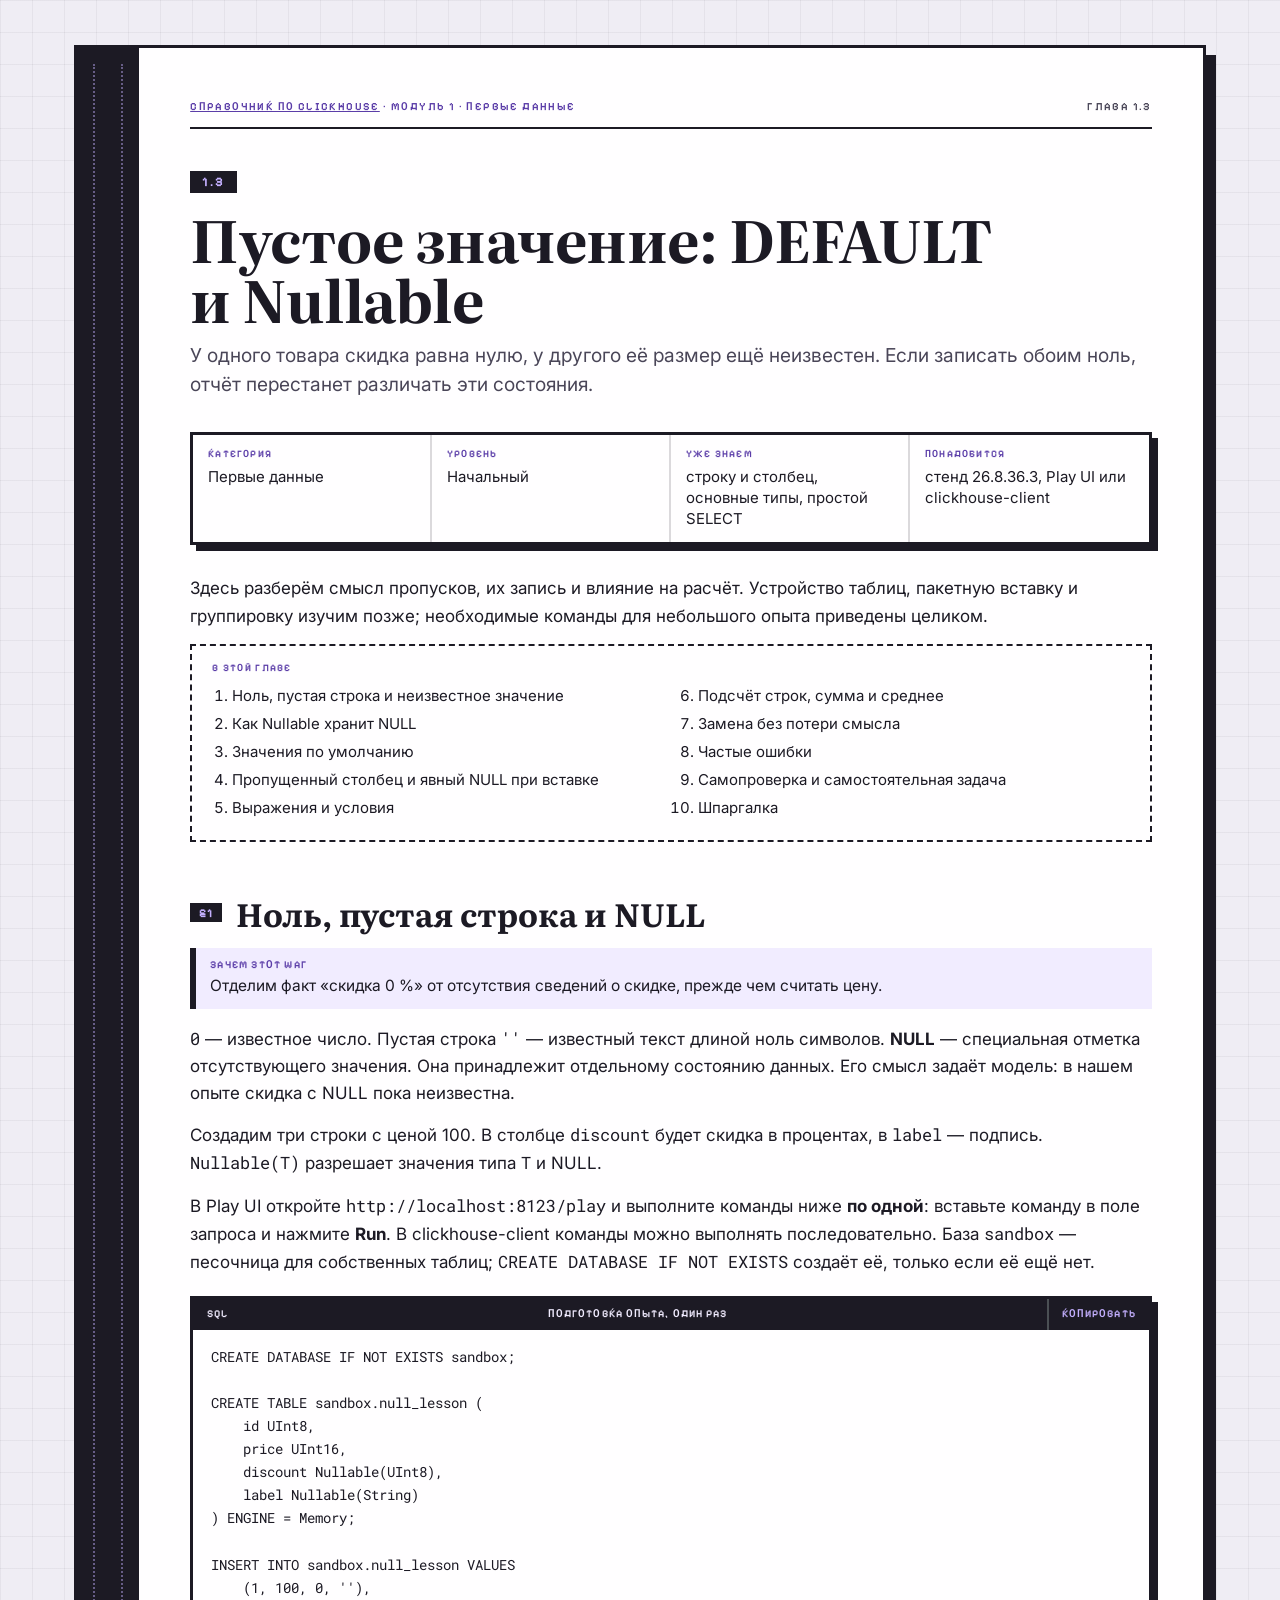
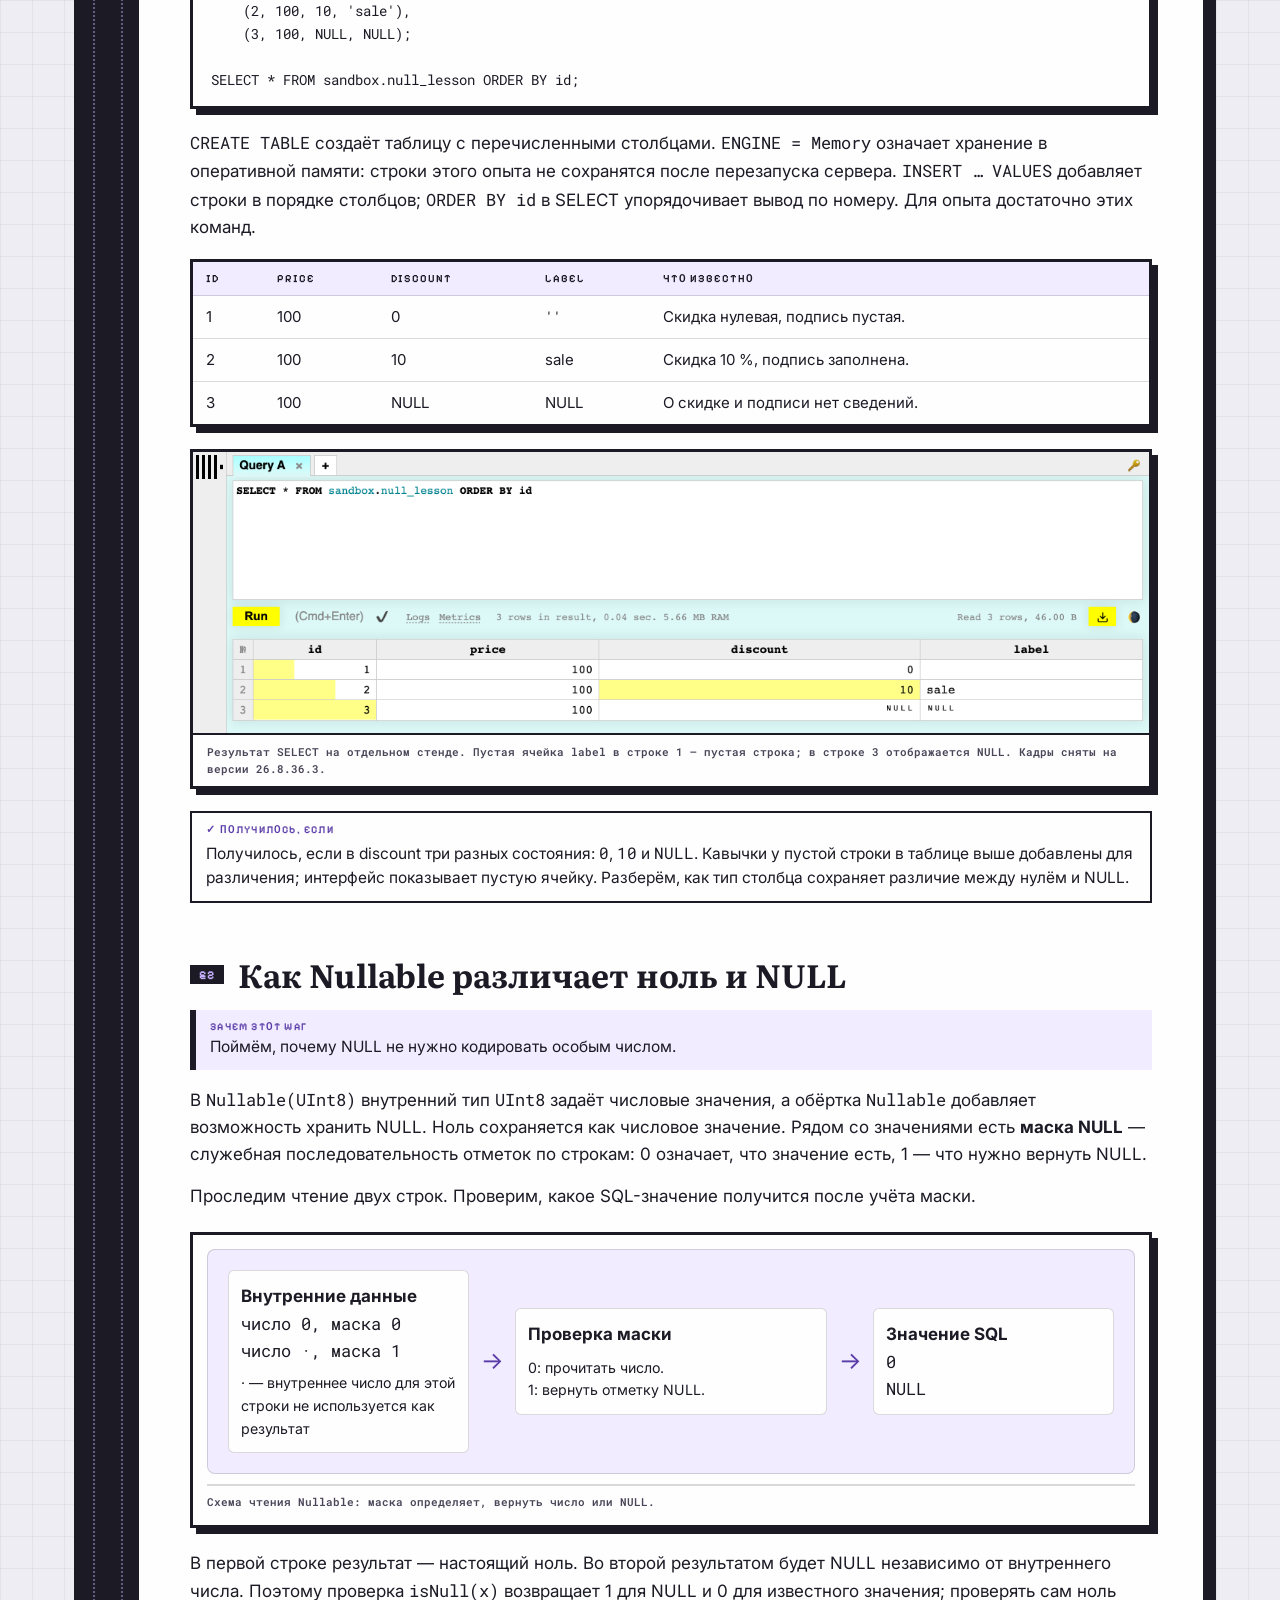
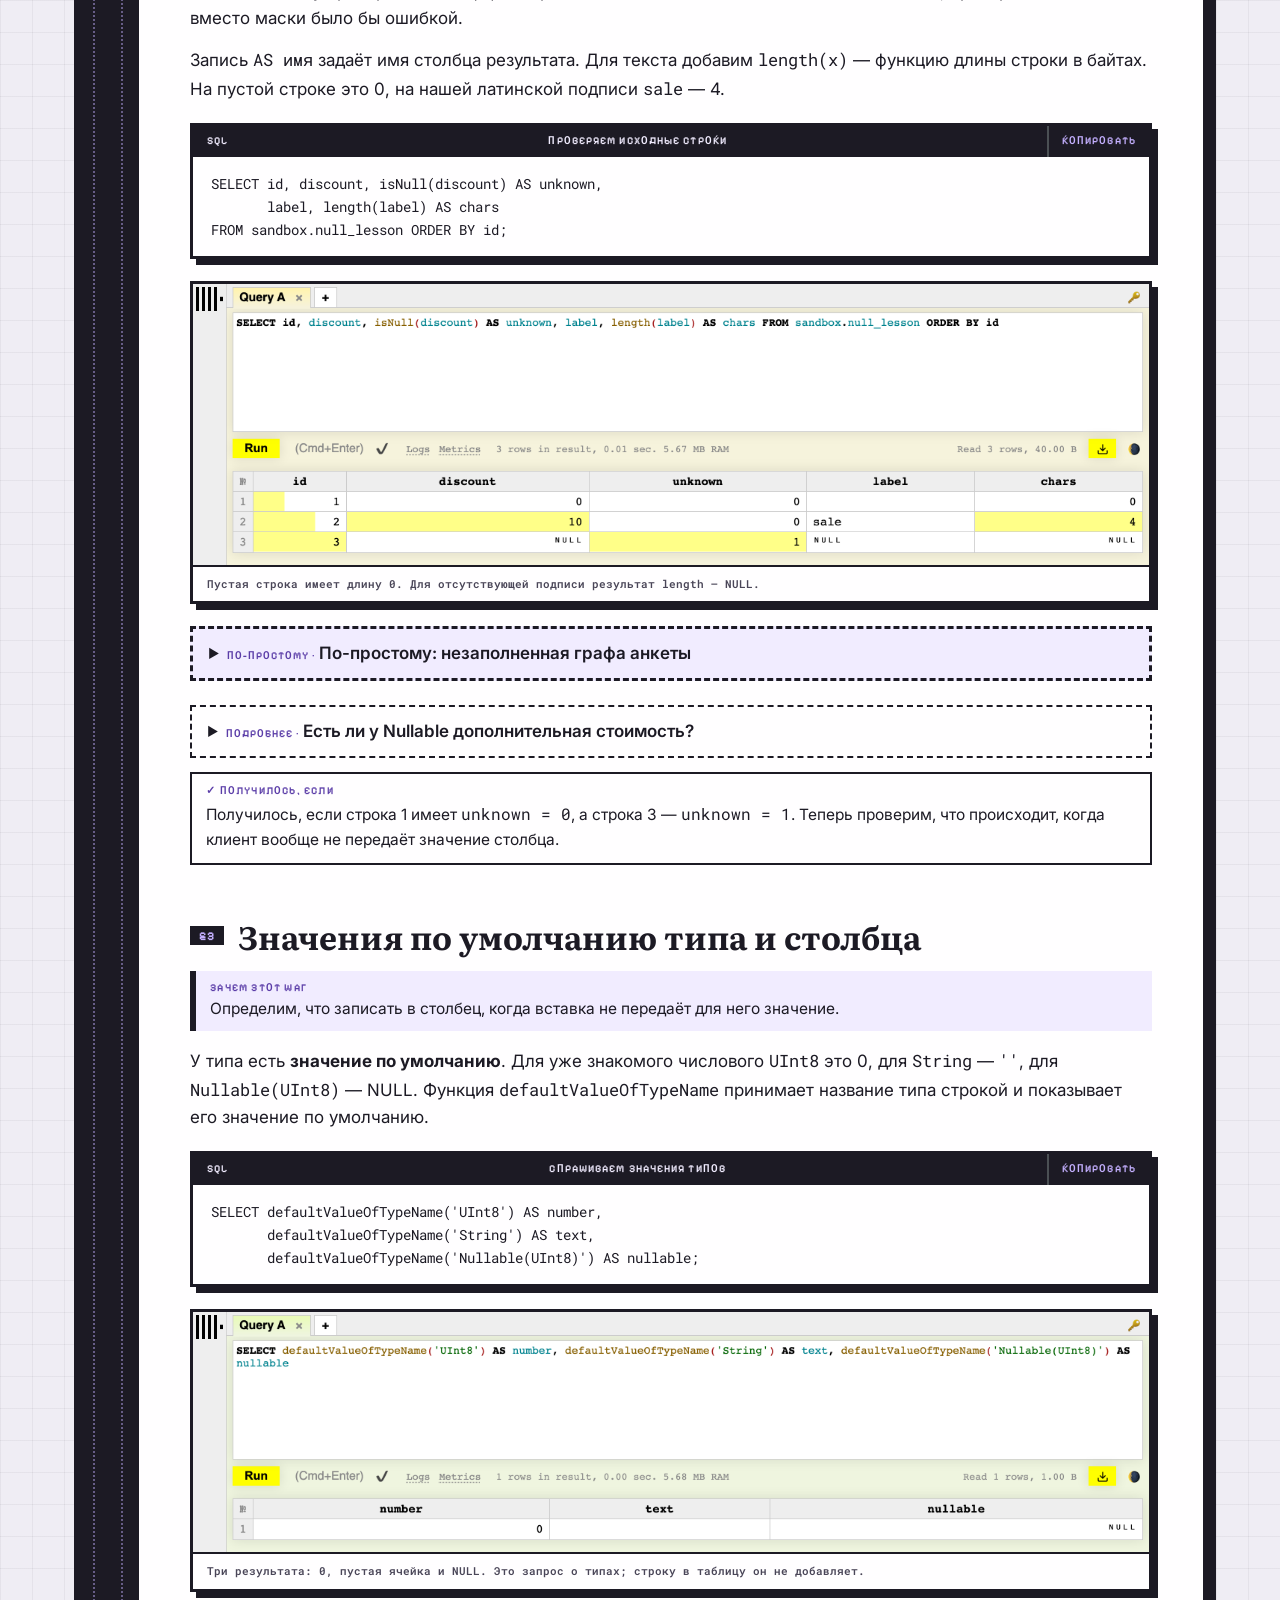
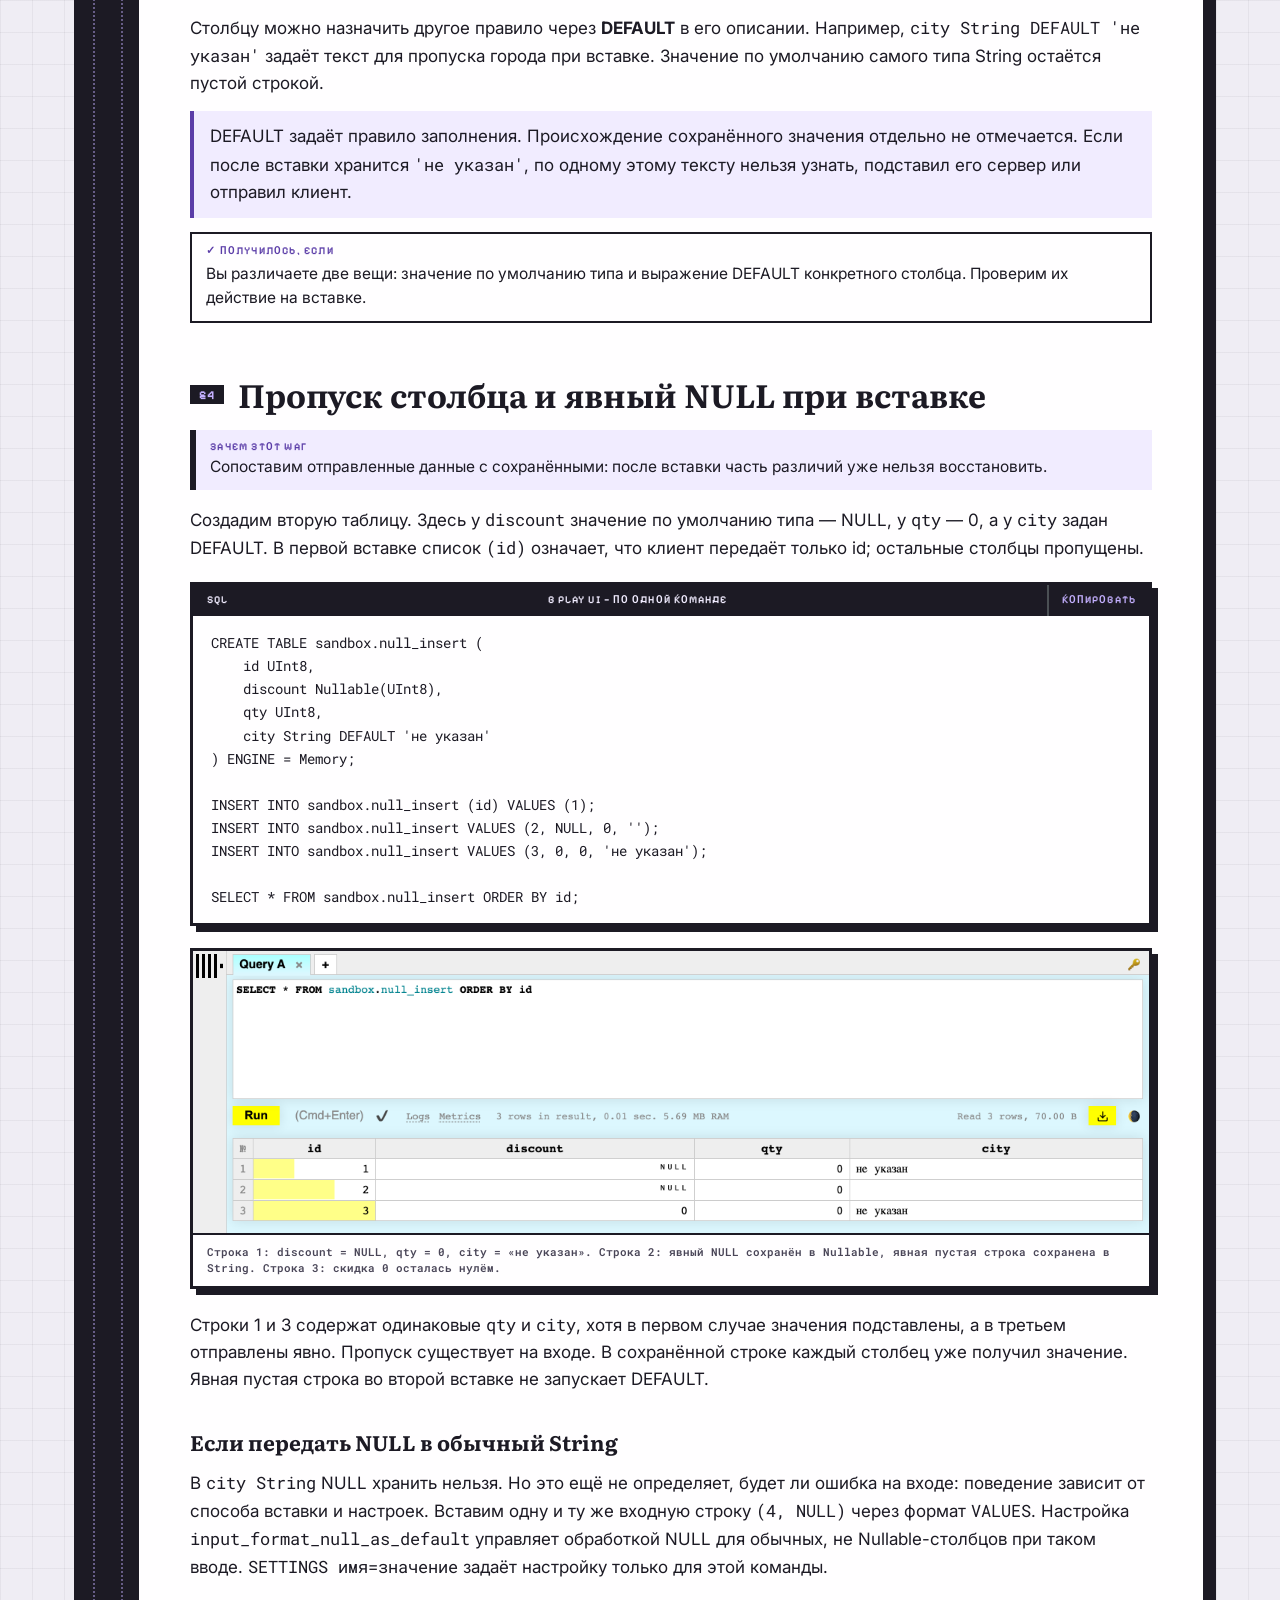
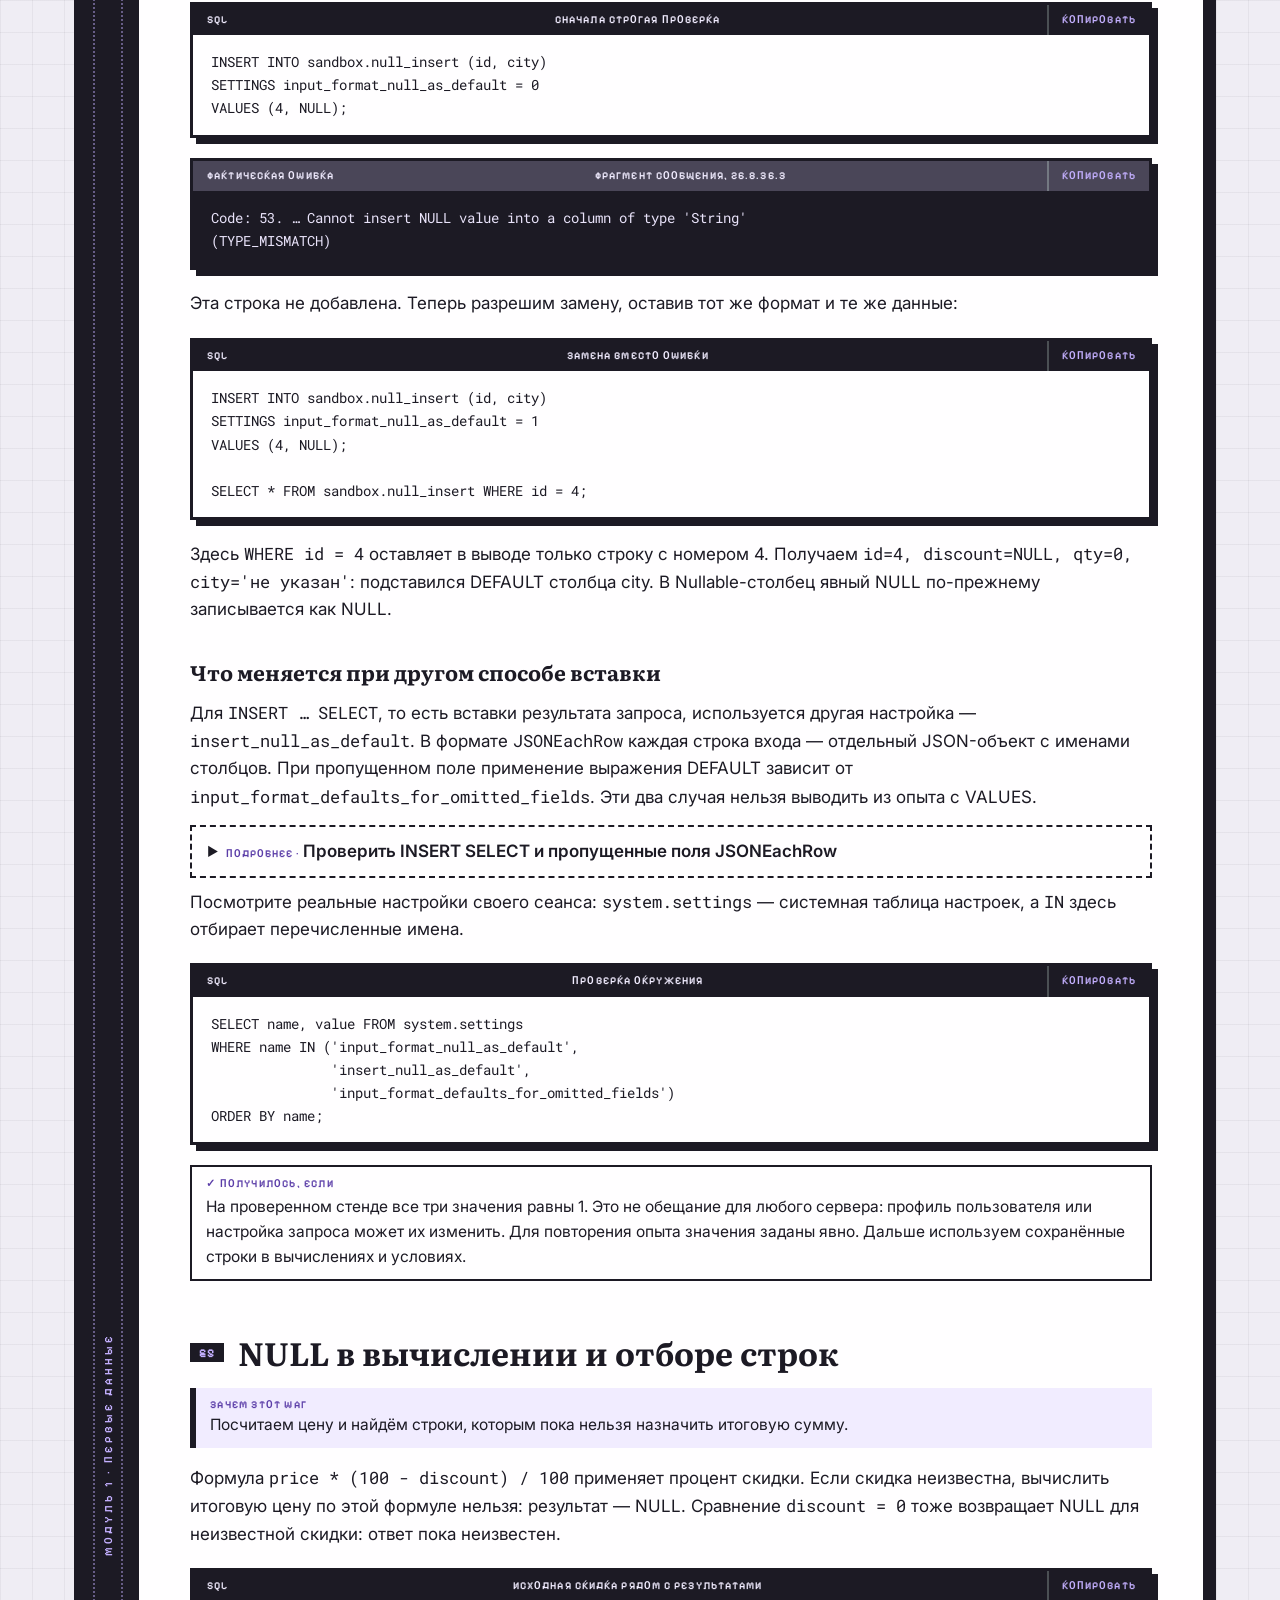
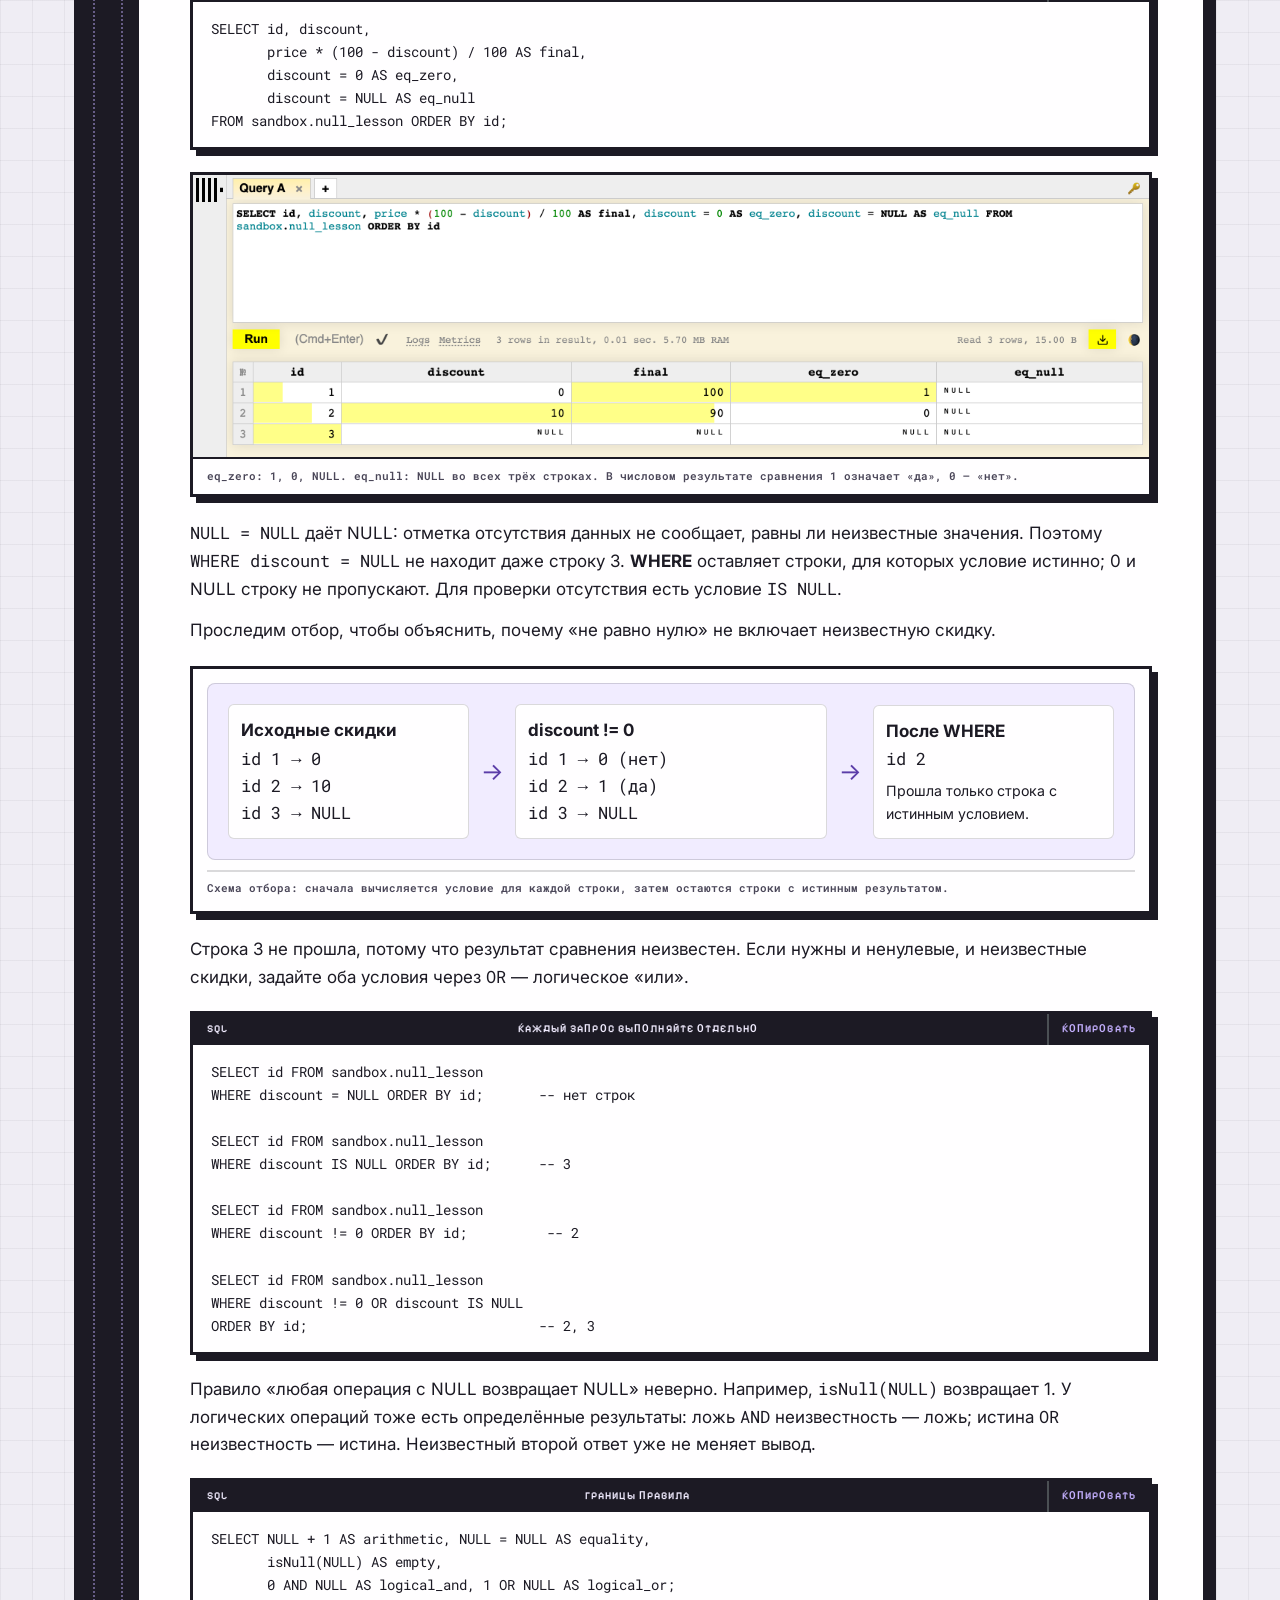
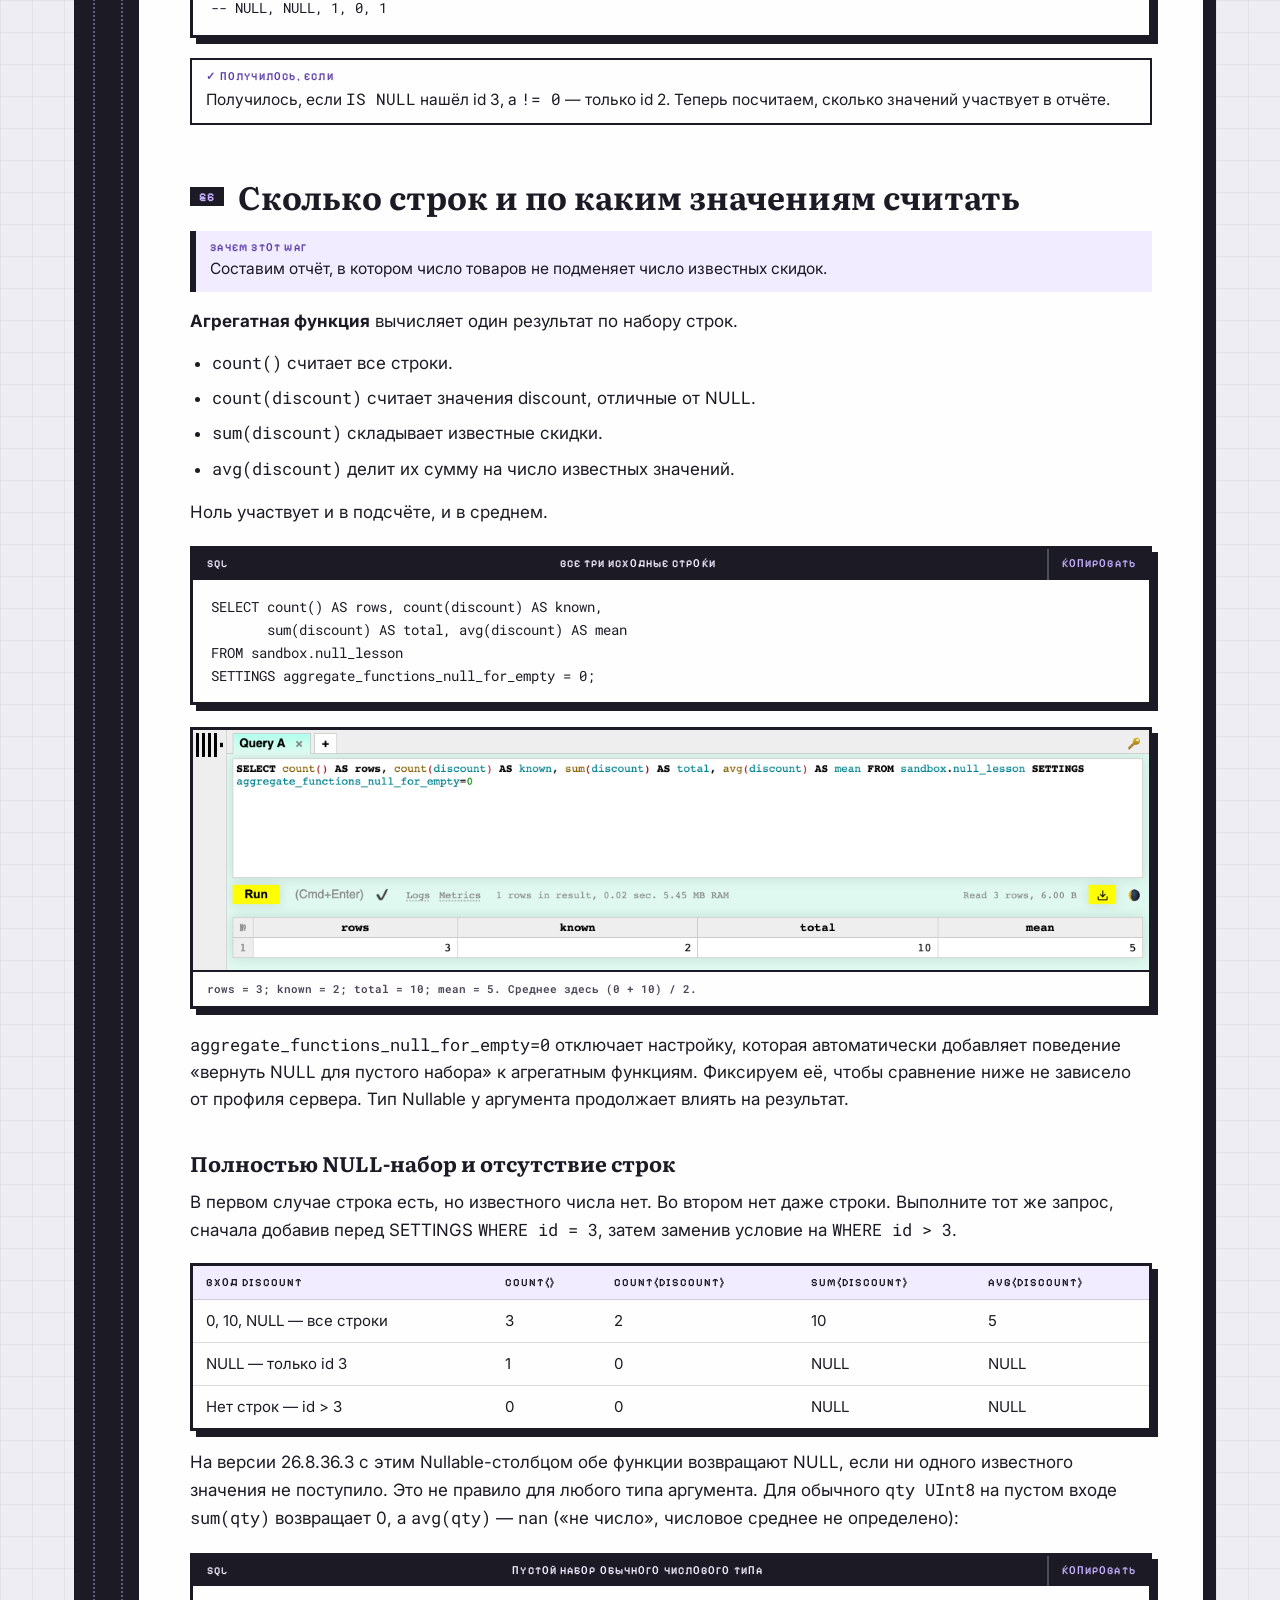
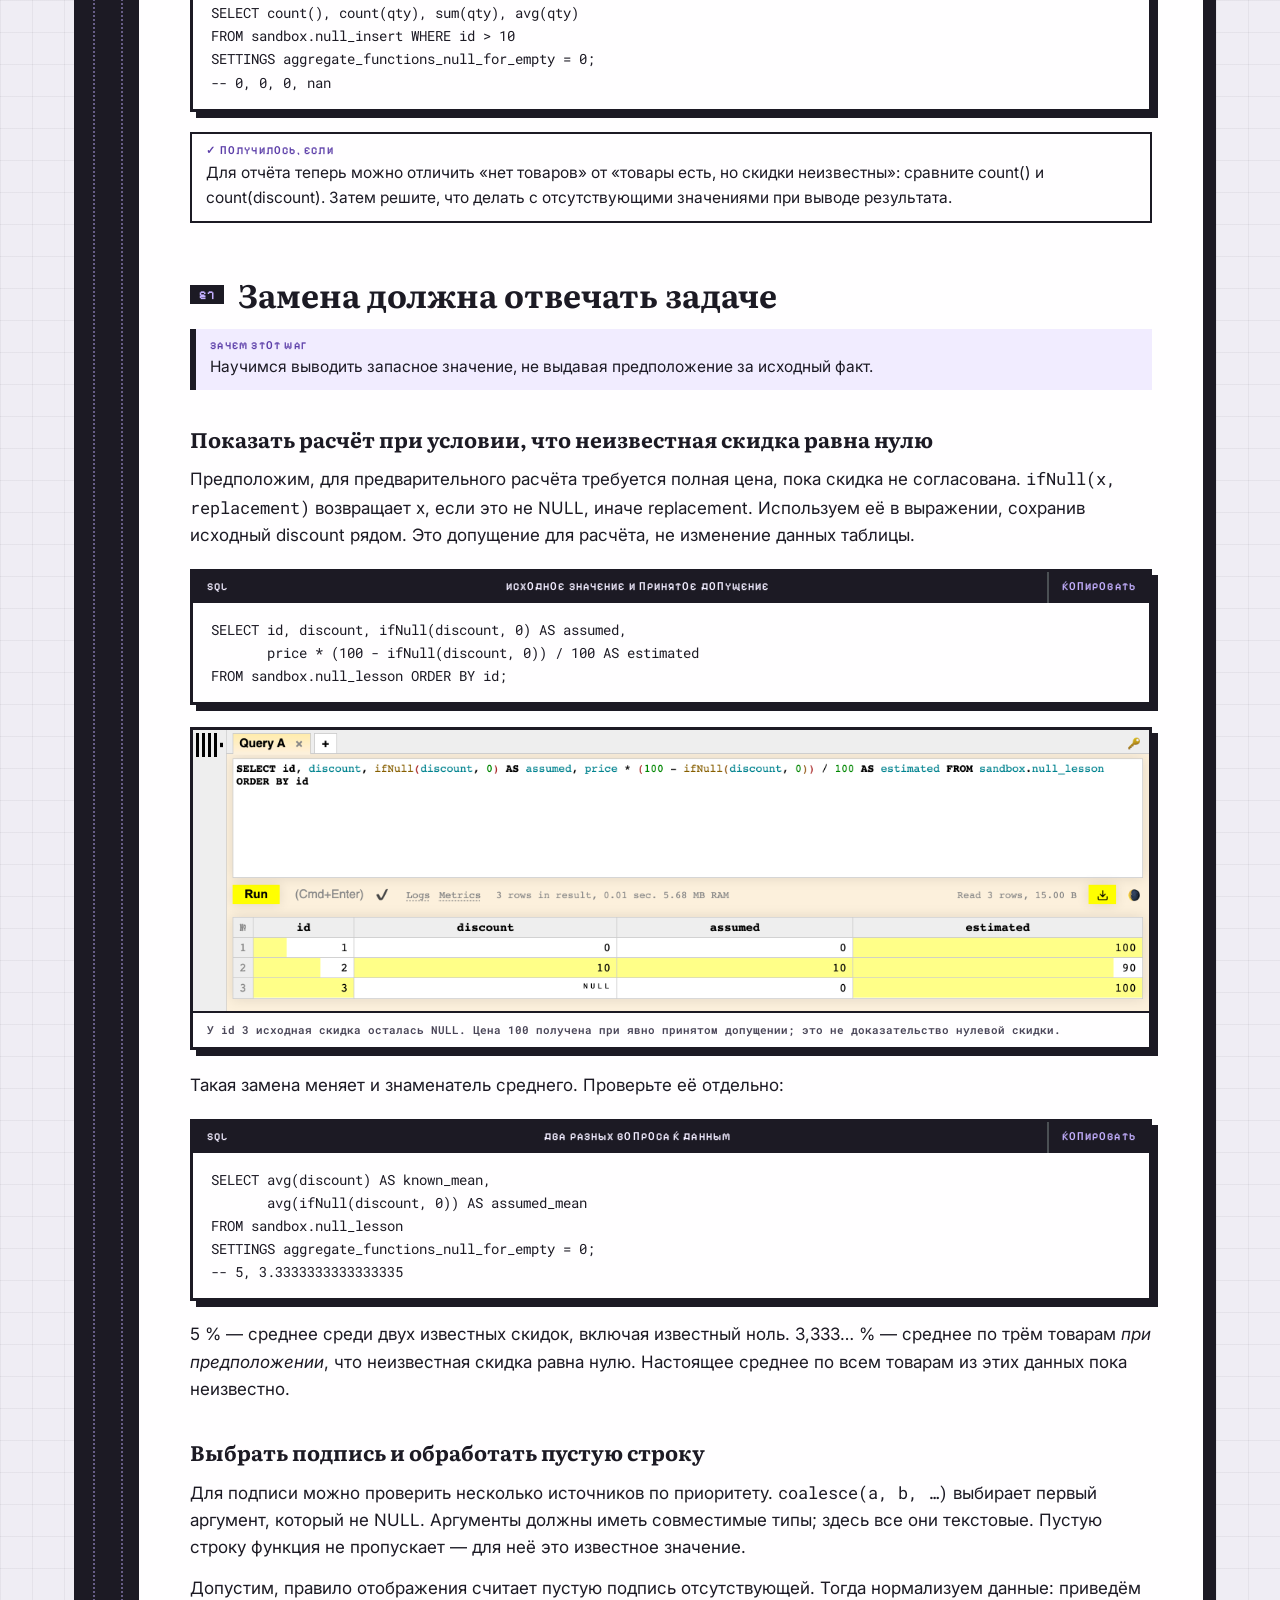
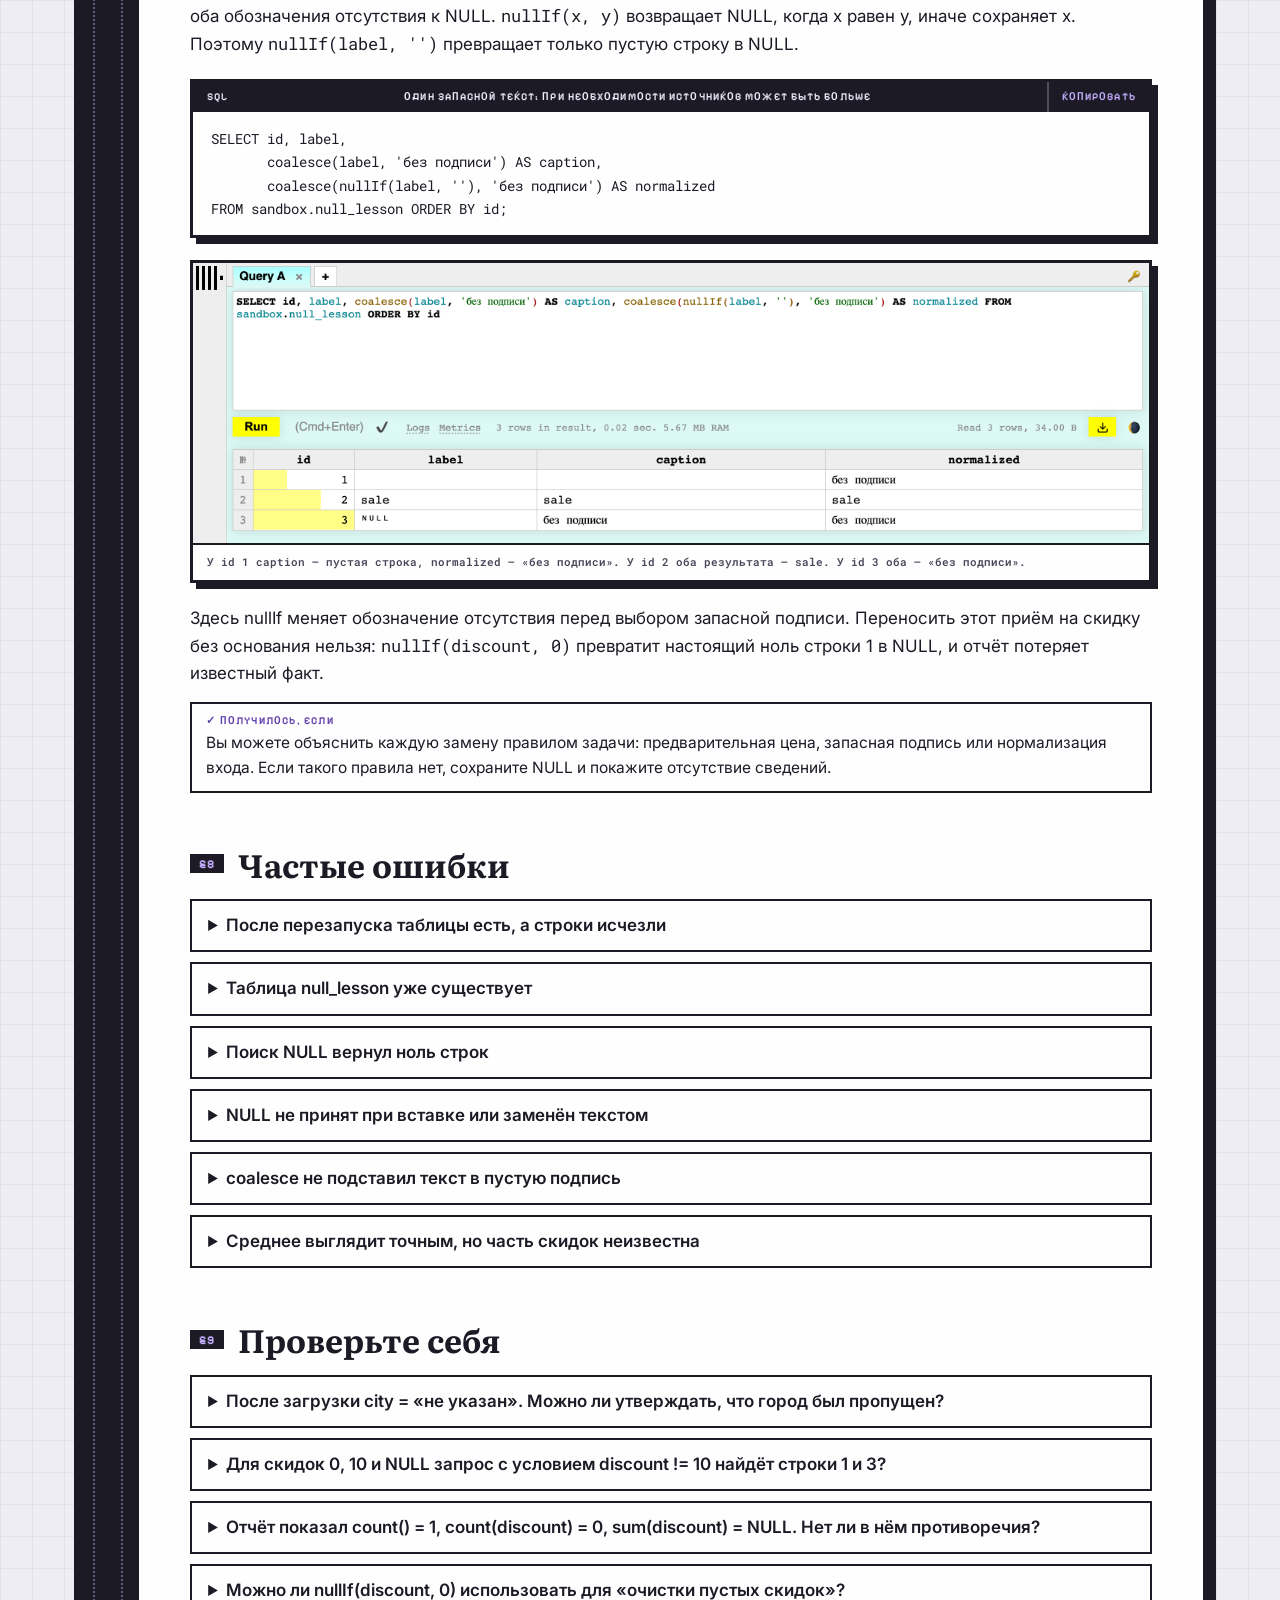
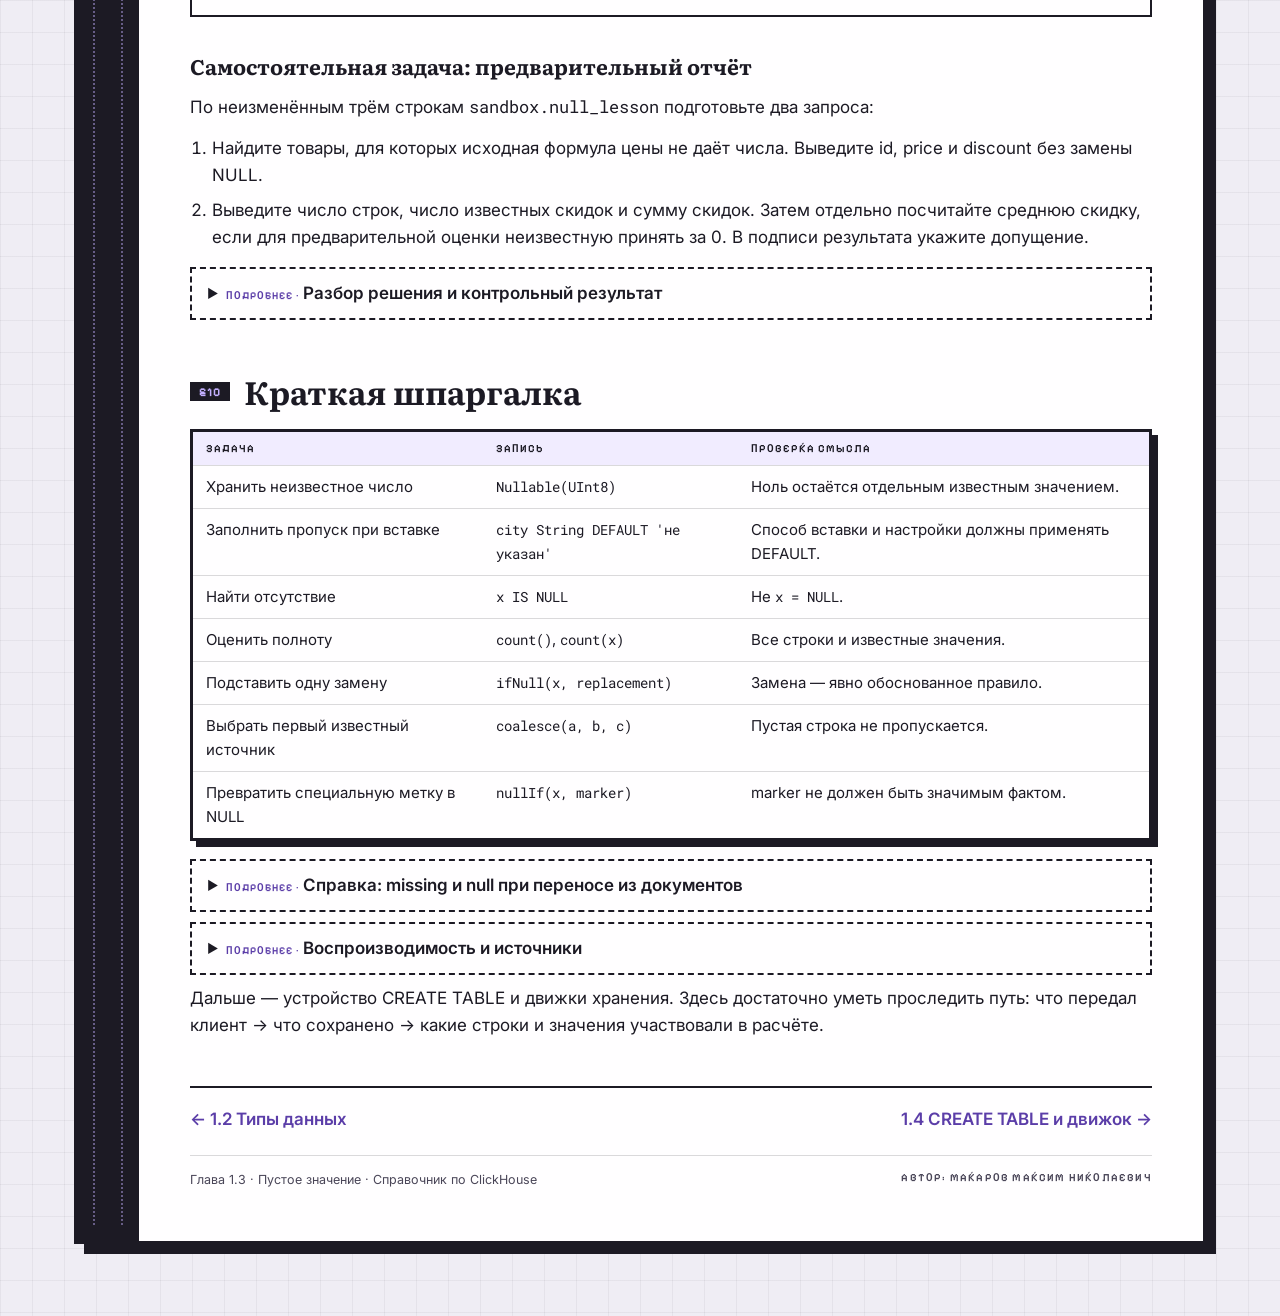
<file: temy/13-pustoe-znachenie/index.html>
<!doctype html>
<html lang="ru">
<head>
  <meta charset="utf-8">
  <meta name="viewport" content="width=device-width, initial-scale=1">
  <meta name="theme-color" content="#1C1A24">
  <title>1.3 Пустое значение · Справочник по ClickHouse</title>
  <link rel="preconnect" href="https://fonts.googleapis.com">
  <link rel="preconnect" href="https://fonts.gstatic.com" crossorigin>
  <link href="https://fonts.googleapis.com/css2?family=Inter:wght@400;500;600;700;800&family=Literata:ital,opsz,wght@0,7..72,600;0,7..72,700;1,7..72,400&family=Pixelify+Sans:wght@500;600;700&family=Roboto+Mono:wght@400;500;700&display=swap" rel="stylesheet">
  <link rel="stylesheet" href="../../styles.css">
  <style>
    .null-flow { display:grid; grid-template-columns:minmax(0,1fr) auto minmax(0,1.3fr) auto minmax(0,1fr); align-items:center; gap:12px; padding:20px; border:1px solid var(--rule); background:var(--leaf-pale); border-radius:8px; }
    .null-flow > div { min-width:0; padding:12px; background:var(--page); border:1px solid var(--rule); border-radius:6px; }
    .null-flow b,.null-flow code,.null-flow small { display:block; overflow-wrap:anywhere; }
    .null-flow small { margin-top:8px; }
    .null-flow .arrow { font-size:24px; color:var(--leaf); text-align:center; }
    .null-note { padding:12px 16px; border-left:4px solid var(--leaf); background:var(--leaf-pale); }
    .null-table td { vertical-align:top; }
    @media(max-width:600px) { .null-flow { grid-template-columns:minmax(0,1fr); padding:12px; } .null-flow .arrow { transform:rotate(90deg); } }
  </style>
</head>
<body>
<div class="book"><div class="book__body">
  <div class="spine"><span>Модуль 1 · Первые данные</span></div>
  <main class="leaf">
    <div class="running"><p class="eyebrow"><a href="../../index.html">Справочник по ClickHouse</a> · модуль 1 · первые данные</p><p class="running__folio">Глава 1.3</p></div>
    <header class="chapter-head"><span class="chapter-num">1.3</span><h1>Пустое значение: DEFAULT и&nbsp;Nullable</h1><p class="lead">У одного товара скидка равна нулю, у другого её размер ещё неизвестен. Если записать обоим ноль, отчёт перестанет различать эти состояния.</p></header>
    <dl class="passport">
      <div><dt>Категория</dt><dd>Первые данные</dd></div><div><dt>Уровень</dt><dd>Начальный</dd></div>
      <div><dt>Уже знаем</dt><dd>строку и столбец, основные типы, простой SELECT</dd></div><div><dt>Понадобится</dt><dd>стенд 26.8.36.3, Play UI или clickhouse-client</dd></div>
    </dl>
    <p>Здесь разберём смысл пропусков, их запись и влияние на расчёт. Устройство таблиц, пакетную вставку и группировку изучим позже; необходимые команды для небольшого опыта приведены целиком.</p>
    <nav class="contents"><b>В этой главе</b><ol>
      <li><a href="#s1">Ноль, пустая строка и неизвестное значение</a></li><li><a href="#s2">Как Nullable хранит NULL</a></li><li><a href="#s3">Значения по умолчанию</a></li><li><a href="#s4">Пропущенный столбец и явный NULL при вставке</a></li><li><a href="#s5">Выражения и условия</a></li><li><a href="#s6">Подсчёт строк, сумма и среднее</a></li><li><a href="#s7">Замена без потери смысла</a></li><li><a href="#s8">Частые ошибки</a></li><li><a href="#s9">Самопроверка и самостоятельная задача</a></li><li><a href="#s10">Шпаргалка</a></li>
    </ol></nav>

    <h2 id="s1"><span class="sec">§1</span>Ноль, пустая строка и NULL</h2>
    <p class="purpose"><b>Зачем этот шаг</b>Отделим факт «скидка 0 %» от отсутствия сведений о скидке, прежде чем считать цену.</p>
    <p><code>0</code> — известное число. Пустая строка <code>''</code> — известный текст длиной ноль символов. <b>NULL</b> — специальная отметка отсутствующего значения. Она принадлежит отдельному состоянию данных. Его смысл задаёт модель: в нашем опыте скидка с NULL пока неизвестна.</p>
    <p>Создадим три строки с ценой 100. В столбце <code>discount</code> будет скидка в процентах, в <code>label</code> — подпись. <code>Nullable(T)</code> разрешает значения типа <code>T</code> и NULL.</p>
    <p>В Play UI откройте <code>http://localhost:8123/play</code> и выполните команды ниже <b>по одной</b>: вставьте команду в поле запроса и нажмите <b>Run</b>. В clickhouse-client команды можно выполнять последовательно. База <code>sandbox</code> — песочница для собственных таблиц; <code>CREATE DATABASE IF NOT EXISTS</code> создаёт её, только если её ещё нет.</p>
    <figure class="code"><figcaption><span>SQL</span><span>подготовка опыта, один раз</span></figcaption><pre>CREATE DATABASE IF NOT EXISTS sandbox;

CREATE TABLE sandbox.null_lesson (
    id UInt8,
    price UInt16,
    discount Nullable(UInt8),
    label Nullable(String)
) ENGINE = Memory;

INSERT INTO sandbox.null_lesson VALUES
    (1, 100, 0, ''),
    (2, 100, 10, 'sale'),
    (3, 100, NULL, NULL);

SELECT * FROM sandbox.null_lesson ORDER BY id;</pre></figure>
    <p><code>CREATE TABLE</code> создаёт таблицу с перечисленными столбцами. <code>ENGINE = Memory</code> означает хранение в оперативной памяти: строки этого опыта не сохранятся после перезапуска сервера. <code>INSERT … VALUES</code> добавляет строки в порядке столбцов; <code>ORDER BY id</code> в SELECT упорядочивает вывод по номеру. Для опыта достаточно этих команд.</p>
    <div class="table-scroll"><table><thead><tr><th>id</th><th>price</th><th>discount</th><th>label</th><th>Что известно</th></tr></thead><tbody>
      <tr><td>1</td><td>100</td><td>0</td><td><code>''</code></td><td>Скидка нулевая, подпись пустая.</td></tr><tr><td>2</td><td>100</td><td>10</td><td>sale</td><td>Скидка 10 %, подпись заполнена.</td></tr><tr><td>3</td><td>100</td><td>NULL</td><td>NULL</td><td>О скидке и подписи нет сведений.</td></tr>
    </tbody></table></div>
    <figure class="shot"><img loading="lazy" src="assets/01-rows.png" alt="Настоящий Play UI: поле запроса, кнопка Run и три строки таблицы null_lesson"><figcaption>Результат SELECT на отдельном стенде. Пустая ячейка label в строке 1 — пустая строка; в строке 3 отображается NULL. Кадры сняты на версии 26.8.36.3.</figcaption></figure>
    <p class="check">Получилось, если в discount три разных состояния: <code>0</code>, <code>10</code> и <code>NULL</code>. Кавычки у пустой строки в таблице выше добавлены для различения; интерфейс показывает пустую ячейку. Разберём, как тип столбца сохраняет различие между нулём и NULL.</p>

    <h2 id="s2"><span class="sec">§2</span>Как Nullable различает ноль и NULL</h2>
    <p class="purpose"><b>Зачем этот шаг</b>Поймём, почему NULL не нужно кодировать особым числом.</p>
    <p>В <code>Nullable(UInt8)</code> внутренний тип <code>UInt8</code> задаёт числовые значения, а обёртка <code>Nullable</code> добавляет возможность хранить NULL. Ноль сохраняется как числовое значение. Рядом со значениями есть <b>маска NULL</b> — служебная последовательность отметок по строкам: 0 означает, что значение есть, 1 — что нужно вернуть NULL.</p>
    <p>Проследим чтение двух строк. Проверим, какое SQL-значение получится после учёта маски.</p>
    <figure class="pic">
      <div class="null-flow" role="img" aria-label="Чтение Nullable: значение и маска вместе определяют результат; маска 0 сохраняет число, маска 1 даёт NULL">
        <div><b>Внутренние данные</b><code>число 0, маска 0</code><code>число ·, маска 1</code><small>· — внутреннее число для этой строки не используется как результат</small></div><span class="arrow" aria-hidden="true">→</span>
        <div><b>Проверка маски</b><small>0: прочитать число.<br>1: вернуть отметку NULL.</small></div><span class="arrow" aria-hidden="true">→</span>
        <div><b>Значение SQL</b><code>0</code><code>NULL</code></div>
      </div><figcaption>Схема чтения Nullable: маска определяет, вернуть число или NULL.</figcaption>
    </figure>
    <p>В первой строке результат — настоящий ноль. Во второй результатом будет NULL независимо от внутреннего числа. Поэтому проверка <code>isNull(x)</code> возвращает 1 для NULL и 0 для известного значения; проверять сам ноль вместо маски было бы ошибкой.</p>
    <p>Запись <code>AS имя</code> задаёт имя столбца результата. Для текста добавим <code>length(x)</code> — функцию длины строки в байтах. На пустой строке это 0, на нашей латинской подписи <code>sale</code> — 4.</p>
    <figure class="code"><figcaption><span>SQL</span><span>проверяем исходные строки</span></figcaption><pre>SELECT id, discount, isNull(discount) AS unknown,
       label, length(label) AS chars
FROM sandbox.null_lesson ORDER BY id;</pre></figure>
    <figure class="shot"><img loading="lazy" src="assets/02-nullable.png" alt="discount 0, 10, NULL дают unknown 0, 0, 1; длина label — 0, 4, NULL"><figcaption>Пустая строка имеет длину 0. Для отсутствующей подписи результат length — NULL.</figcaption></figure>
    <details class="simple"><summary>По-простому: незаполненная графа анкеты</summary><p>В бумажной анкете ответ «0 детей» отличается от незаполненной графы. Ноль участвует в подсчёте, пустая графа не сообщает число. <b>Что есть что:</b> анкета — строка, графа — столбец, отсутствие ответа — NULL.</p><p><b>Граница аналогии:</b> в таблице нет физически отсутствующей ячейки: у каждой строки есть этот столбец. Nullable хранит отметку отсутствия значения. Причину — «не ответили», «не спрашивали» или «сведения потеряны» — сама отметка не кодирует; для различения причин нужен отдельный признак.</p></details>
    <details class="more"><summary>Есть ли у Nullable дополнительная стоимость?</summary><p>Да: для маски в несжатом представлении используется байт на строку. Из этого устройства нельзя вычислить память целого запроса или размер файлов. Сжатие маски, выделенная память и время запроса — разные показатели. В этой главе нет опыта, который позволял бы назвать процент замедления или прибавку на диске.</p></details>
    <p class="check">Получилось, если строка 1 имеет <code>unknown = 0</code>, а строка 3 — <code>unknown = 1</code>. Теперь проверим, что происходит, когда клиент вообще не передаёт значение столбца.</p>

    <h2 id="s3"><span class="sec">§3</span>Значения по умолчанию типа и столбца</h2>
    <p class="purpose"><b>Зачем этот шаг</b>Определим, что записать в столбец, когда вставка не передаёт для него значение.</p>
    <p>У типа есть <b>значение по умолчанию</b>. Для уже знакомого числового <code>UInt8</code> это 0, для <code>String</code> — <code>''</code>, для <code>Nullable(UInt8)</code> — NULL. Функция <code>defaultValueOfTypeName</code> принимает название типа строкой и показывает его значение по умолчанию.</p>
    <figure class="code"><figcaption><span>SQL</span><span>спрашиваем значения типов</span></figcaption><pre>SELECT defaultValueOfTypeName('UInt8') AS number,
       defaultValueOfTypeName('String') AS text,
       defaultValueOfTypeName('Nullable(UInt8)') AS nullable;</pre></figure>
    <figure class="shot"><img loading="lazy" src="assets/03-defaults.png" alt="Значения типов по умолчанию: UInt8 — 0, String — пустая строка, Nullable(UInt8) — NULL"><figcaption>Три результата: 0, пустая ячейка и NULL. Это запрос о типах; строку в таблицу он не добавляет.</figcaption></figure>
    <p>Столбцу можно назначить другое правило через <b>DEFAULT</b> в его описании. Например, <code>city String DEFAULT 'не указан'</code> задаёт текст для пропуска города при вставке. Значение по умолчанию самого типа String остаётся пустой строкой.</p>
    <p class="null-note">DEFAULT задаёт правило заполнения. Происхождение сохранённого значения отдельно не отмечается. Если после вставки хранится <code>'не указан'</code>, по одному этому тексту нельзя узнать, подставил его сервер или отправил клиент.</p>
    <p class="check">Вы различаете две вещи: значение по умолчанию типа и выражение DEFAULT конкретного столбца. Проверим их действие на вставке.</p>

    <h2 id="s4"><span class="sec">§4</span>Пропуск столбца и явный NULL при вставке</h2>
    <p class="purpose"><b>Зачем этот шаг</b>Сопоставим отправленные данные с сохранёнными: после вставки часть различий уже нельзя восстановить.</p>
    <p>Создадим вторую таблицу. Здесь у <code>discount</code> значение по умолчанию типа — NULL, у <code>qty</code> — 0, а у <code>city</code> задан DEFAULT. В первой вставке список <code>(id)</code> означает, что клиент передаёт только id; остальные столбцы пропущены.</p>
    <figure class="code"><figcaption><span>SQL</span><span>в Play UI — по одной команде</span></figcaption><pre>CREATE TABLE sandbox.null_insert (
    id UInt8,
    discount Nullable(UInt8),
    qty UInt8,
    city String DEFAULT 'не указан'
) ENGINE = Memory;

INSERT INTO sandbox.null_insert (id) VALUES (1);
INSERT INTO sandbox.null_insert VALUES (2, NULL, 0, '');
INSERT INTO sandbox.null_insert VALUES (3, 0, 0, 'не указан');

SELECT * FROM sandbox.null_insert ORDER BY id;</pre></figure>
    <figure class="shot"><img loading="lazy" src="assets/04-insert.png" alt="Результаты трёх вставок: пропущенные столбцы получили NULL, 0 и не указан; явная пустая строка сохранилась"><figcaption>Строка 1: discount = NULL, qty = 0, city = «не указан». Строка 2: явный NULL сохранён в Nullable, явная пустая строка сохранена в String. Строка 3: скидка 0 осталась нулём.</figcaption></figure>
    <p>Строки 1 и 3 содержат одинаковые <code>qty</code> и <code>city</code>, хотя в первом случае значения подставлены, а в третьем отправлены явно. Пропуск существует на входе. В сохранённой строке каждый столбец уже получил значение. Явная пустая строка во второй вставке не запускает DEFAULT.</p>
    <h3>Если передать NULL в обычный String</h3>
    <p>В <code>city String</code> NULL хранить нельзя. Но это ещё не определяет, будет ли ошибка на входе: поведение зависит от способа вставки и настроек. Вставим одну и ту же входную строку <code>(4, NULL)</code> через формат <code>VALUES</code>. Настройка <code>input_format_null_as_default</code> управляет обработкой NULL для обычных, не Nullable-столбцов при таком вводе. <code>SETTINGS имя=значение</code> задаёт настройку только для этой команды.</p>
    <figure class="code"><figcaption><span>SQL</span><span>сначала строгая проверка</span></figcaption><pre>INSERT INTO sandbox.null_insert (id, city)
SETTINGS input_format_null_as_default = 0
VALUES (4, NULL);</pre></figure>
    <figure class="code code--out"><figcaption><span>Фактическая ошибка</span><span>фрагмент сообщения, 26.8.36.3</span></figcaption><pre>Code: 53. … Cannot insert NULL value into a column of type 'String'
(TYPE_MISMATCH)</pre></figure>
    <p>Эта строка не добавлена. Теперь разрешим замену, оставив тот же формат и те же данные:</p>
    <figure class="code"><figcaption><span>SQL</span><span>замена вместо ошибки</span></figcaption><pre>INSERT INTO sandbox.null_insert (id, city)
SETTINGS input_format_null_as_default = 1
VALUES (4, NULL);

SELECT * FROM sandbox.null_insert WHERE id = 4;</pre></figure>
    <p>Здесь <code>WHERE id = 4</code> оставляет в выводе только строку с номером 4. Получаем <code>id=4, discount=NULL, qty=0, city='не указан'</code>: подставился DEFAULT столбца city. В Nullable-столбец явный NULL по-прежнему записывается как NULL.</p>
    <h3>Что меняется при другом способе вставки</h3>
    <p>Для <code>INSERT … SELECT</code>, то есть вставки результата запроса, используется другая настройка — <code>insert_null_as_default</code>. В формате <code>JSONEachRow</code> каждая строка входа — отдельный JSON-объект с именами столбцов. При пропущенном поле применение выражения DEFAULT зависит от <code>input_format_defaults_for_omitted_fields</code>. Эти два случая нельзя выводить из опыта с VALUES.</p>
    <details class="more"><summary>Проверить INSERT SELECT и пропущенные поля JSONEachRow</summary>
      <p><code>CAST(NULL AS Nullable(String))</code> задаёт тип отсутствующего текстового значения. При <code>insert_null_as_default=0</code> команда ниже завершается ошибкой 349 <code>CANNOT_INSERT_NULL_IN_ORDINARY_COLUMN</code>; при 1 добавляет строку с <code>city='не указан'</code>.</p>
      <figure class="code"><figcaption><span>SQL</span><span>выполните с 0, затем с 1</span></figcaption><pre>INSERT INTO sandbox.null_insert (id, city)
SELECT 5, CAST(NULL AS Nullable(String))
SETTINGS insert_null_as_default = 0;</pre></figure>
      <p>Далее две команды JSONEachRow выполняйте отдельно. В обеих входных строках отсутствует city, но настройки различаются:</p>
      <figure class="code"><figcaption><span>SQL</span><span>первая команда</span></figcaption><pre>INSERT INTO sandbox.null_insert
SETTINGS input_format_defaults_for_omitted_fields = 0
FORMAT JSONEachRow
{"id":6}</pre></figure>
      <figure class="code"><figcaption><span>SQL</span><span>вторая команда</span></figcaption><pre>INSERT INTO sandbox.null_insert
SETTINGS input_format_defaults_for_omitted_fields = 1
FORMAT JSONEachRow
{"id":7}</pre></figure>
      <figure class="code"><figcaption><span>SQL</span><span>проверка сохранённых строк</span></figcaption><pre>SELECT * FROM sandbox.null_insert WHERE id >= 6 ORDER BY id;</pre></figure>
      <div class="table-scroll"><table><thead><tr><th>id</th><th>discount</th><th>qty</th><th>city</th></tr></thead><tbody><tr><td>6</td><td>NULL</td><td>0</td><td><code>''</code></td></tr><tr><td>7</td><td>NULL</td><td>0</td><td>не указан</td></tr></tbody></table></div>
      <p>При 0 пропущенный city получил значение по умолчанию типа String. При 1 вычислен DEFAULT столбца. Это опыт с <b>отсутствующим полем</b>, не с JSON <code>null</code>. Полный разбор форматов — в модуле 4.</p>
    </details>
    <p>Посмотрите реальные настройки своего сеанса: <code>system.settings</code> — системная таблица настроек, а <code>IN</code> здесь отбирает перечисленные имена.</p>
    <figure class="code"><figcaption><span>SQL</span><span>проверка окружения</span></figcaption><pre>SELECT name, value FROM system.settings
WHERE name IN ('input_format_null_as_default',
               'insert_null_as_default',
               'input_format_defaults_for_omitted_fields')
ORDER BY name;</pre></figure>
    <p class="check">На проверенном стенде все три значения равны 1. Это не обещание для любого сервера: профиль пользователя или настройка запроса может их изменить. Для повторения опыта значения заданы явно. Дальше используем сохранённые строки в вычислениях и условиях.</p>

    <h2 id="s5"><span class="sec">§5</span>NULL в вычислении и отборе строк</h2>
    <p class="purpose"><b>Зачем этот шаг</b>Посчитаем цену и найдём строки, которым пока нельзя назначить итоговую сумму.</p>
    <p>Формула <code>price * (100 - discount) / 100</code> применяет процент скидки. Если скидка неизвестна, вычислить итоговую цену по этой формуле нельзя: результат — NULL. Сравнение <code>discount = 0</code> тоже возвращает NULL для неизвестной скидки: ответ пока неизвестен.</p>
    <figure class="code"><figcaption><span>SQL</span><span>исходная скидка рядом с результатами</span></figcaption><pre>SELECT id, discount,
       price * (100 - discount) / 100 AS final,
       discount = 0 AS eq_zero,
       discount = NULL AS eq_null
FROM sandbox.null_lesson ORDER BY id;</pre></figure>
    <figure class="shot"><img loading="lazy" src="assets/05-expressions.png" alt="Цена при скидках 0, 10 и NULL равна 100, 90 и NULL; сравнение со значением NULL даёт NULL во всех строках"><figcaption>eq_zero: 1, 0, NULL. eq_null: NULL во всех трёх строках. В числовом результате сравнения 1 означает «да», 0 — «нет».</figcaption></figure>
    <p><code>NULL = NULL</code> даёт NULL: отметка отсутствия данных не сообщает, равны ли неизвестные значения. Поэтому <code>WHERE discount = NULL</code> не находит даже строку 3. <b>WHERE</b> оставляет строки, для которых условие истинно; 0 и NULL строку не пропускают. Для проверки отсутствия есть условие <code>IS NULL</code>.</p>
    <p>Проследим отбор, чтобы объяснить, почему «не равно нулю» не включает неизвестную скидку.</p>
    <figure class="pic"><div class="null-flow" role="img" aria-label="Скидки 0, 10, NULL после сравнения не равно нулю дают 0, 1, NULL; WHERE оставляет только id 2">
      <div><b>Исходные скидки</b><code>id 1 → 0</code><code>id 2 → 10</code><code>id 3 → NULL</code></div><span class="arrow" aria-hidden="true">→</span><div><b>discount != 0</b><code>id 1 → 0 (нет)</code><code>id 2 → 1 (да)</code><code>id 3 → NULL</code></div><span class="arrow" aria-hidden="true">→</span><div><b>После WHERE</b><code>id 2</code><small>Прошла только строка с истинным условием.</small></div>
    </div><figcaption>Схема отбора: сначала вычисляется условие для каждой строки, затем остаются строки с истинным результатом.</figcaption></figure>
    <p>Строка 3 не прошла, потому что результат сравнения неизвестен. Если нужны и ненулевые, и неизвестные скидки, задайте оба условия через <code>OR</code> — логическое «или».</p>
    <figure class="code"><figcaption><span>SQL</span><span>каждый запрос выполняйте отдельно</span></figcaption><pre>SELECT id FROM sandbox.null_lesson
WHERE discount = NULL ORDER BY id;       -- нет строк

SELECT id FROM sandbox.null_lesson
WHERE discount IS NULL ORDER BY id;      -- 3

SELECT id FROM sandbox.null_lesson
WHERE discount != 0 ORDER BY id;          -- 2

SELECT id FROM sandbox.null_lesson
WHERE discount != 0 OR discount IS NULL
ORDER BY id;                             -- 2, 3</pre></figure>
    <p>Правило «любая операция с NULL возвращает NULL» неверно. Например, <code>isNull(NULL)</code> возвращает 1. У логических операций тоже есть определённые результаты: ложь <code>AND</code> неизвестность — ложь; истина <code>OR</code> неизвестность — истина. Неизвестный второй ответ уже не меняет вывод.</p>
    <figure class="code"><figcaption><span>SQL</span><span>границы правила</span></figcaption><pre>SELECT NULL + 1 AS arithmetic, NULL = NULL AS equality,
       isNull(NULL) AS empty,
       0 AND NULL AS logical_and, 1 OR NULL AS logical_or;
-- NULL, NULL, 1, 0, 1</pre></figure>
    <p class="check">Получилось, если <code>IS NULL</code> нашёл id 3, а <code>!= 0</code> — только id 2. Теперь посчитаем, сколько значений участвует в отчёте.</p>

    <h2 id="s6"><span class="sec">§6</span>Сколько строк и по каким значениям считать</h2>
    <p class="purpose"><b>Зачем этот шаг</b>Составим отчёт, в котором число товаров не подменяет число известных скидок.</p>
    <p><b>Агрегатная функция</b> вычисляет один результат по набору строк.</p><ul><li><code>count()</code> считает все строки.</li><li><code>count(discount)</code> считает значения discount, отличные от NULL.</li><li><code>sum(discount)</code> складывает известные скидки.</li><li><code>avg(discount)</code> делит их сумму на число известных значений.</li></ul><p> Ноль участвует и в подсчёте, и в среднем.</p>
    <figure class="code"><figcaption><span>SQL</span><span>все три исходные строки</span></figcaption><pre>SELECT count() AS rows, count(discount) AS known,
       sum(discount) AS total, avg(discount) AS mean
FROM sandbox.null_lesson
SETTINGS aggregate_functions_null_for_empty = 0;</pre></figure>
    <figure class="shot"><img loading="lazy" src="assets/06-aggregates.png" alt="Агрегаты по скидкам 0, 10 и NULL: count() 3, count(discount) 2, sum 10, avg 5"><figcaption>rows = 3; known = 2; total = 10; mean = 5. Среднее здесь (0 + 10) / 2.</figcaption></figure>
    <p><code>aggregate_functions_null_for_empty=0</code> отключает настройку, которая автоматически добавляет поведение «вернуть NULL для пустого набора» к агрегатным функциям. Фиксируем её, чтобы сравнение ниже не зависело от профиля сервера. Тип Nullable у аргумента продолжает влиять на результат.</p>
    <h3>Полностью NULL-набор и отсутствие строк</h3>
    <p>В первом случае строка есть, но известного числа нет. Во втором нет даже строки. Выполните тот же запрос, сначала добавив перед SETTINGS <code>WHERE id = 3</code>, затем заменив условие на <code>WHERE id &gt; 3</code>.</p>
    <div class="table-scroll"><table class="null-table"><thead><tr><th>Вход discount</th><th>count()</th><th>count(discount)</th><th>sum(discount)</th><th>avg(discount)</th></tr></thead><tbody>
      <tr><td>0, 10, NULL — все строки</td><td>3</td><td>2</td><td>10</td><td>5</td></tr><tr><td>NULL — только id 3</td><td>1</td><td>0</td><td>NULL</td><td>NULL</td></tr><tr><td>Нет строк — id &gt; 3</td><td>0</td><td>0</td><td>NULL</td><td>NULL</td></tr>
    </tbody></table></div>
    <p>На версии 26.8.36.3 с этим Nullable-столбцом обе функции возвращают NULL, если ни одного известного значения не поступило. Это не правило для любого типа аргумента. Для обычного <code>qty UInt8</code> на пустом входе <code>sum(qty)</code> возвращает 0, а <code>avg(qty)</code> — <code>nan</code> («не число», числовое среднее не определено):</p>
    <figure class="code"><figcaption><span>SQL</span><span>пустой набор обычного числового типа</span></figcaption><pre>SELECT count(), count(qty), sum(qty), avg(qty)
FROM sandbox.null_insert WHERE id &gt; 10
SETTINGS aggregate_functions_null_for_empty = 0;
-- 0, 0, 0, nan</pre></figure>
    <p class="check">Для отчёта теперь можно отличить «нет товаров» от «товары есть, но скидки неизвестны»: сравните count() и count(discount). Затем решите, что делать с отсутствующими значениями при выводе результата.</p>

    <h2 id="s7"><span class="sec">§7</span>Замена должна отвечать задаче</h2>
    <p class="purpose"><b>Зачем этот шаг</b>Научимся выводить запасное значение, не выдавая предположение за исходный факт.</p>
    <h3>Показать расчёт при условии, что неизвестная скидка равна нулю</h3>
    <p>Предположим, для предварительного расчёта требуется полная цена, пока скидка не согласована. <code>ifNull(x, replacement)</code> возвращает x, если это не NULL, иначе replacement. Используем её в выражении, сохранив исходный discount рядом. Это допущение для расчёта, не изменение данных таблицы.</p>
    <figure class="code"><figcaption><span>SQL</span><span>исходное значение и принятое допущение</span></figcaption><pre>SELECT id, discount, ifNull(discount, 0) AS assumed,
       price * (100 - ifNull(discount, 0)) / 100 AS estimated
FROM sandbox.null_lesson ORDER BY id;</pre></figure>
    <figure class="shot"><img loading="lazy" src="assets/07-ifnull.png" alt="Исходные скидки 0, 10, NULL; после ifNull — 0, 10, 0; предварительные цены — 100, 90, 100"><figcaption>У id 3 исходная скидка осталась NULL. Цена 100 получена при явно принятом допущении; это не доказательство нулевой скидки.</figcaption></figure>
    <p>Такая замена меняет и знаменатель среднего. Проверьте её отдельно:</p>
    <figure class="code"><figcaption><span>SQL</span><span>два разных вопроса к данным</span></figcaption><pre>SELECT avg(discount) AS known_mean,
       avg(ifNull(discount, 0)) AS assumed_mean
FROM sandbox.null_lesson
SETTINGS aggregate_functions_null_for_empty = 0;
-- 5, 3.3333333333333335</pre></figure>
    <p>5 % — среднее среди двух известных скидок, включая известный ноль. 3,333… % — среднее по трём товарам <em>при предположении</em>, что неизвестная скидка равна нулю. Настоящее среднее по всем товарам из этих данных пока неизвестно.</p>
    <h3>Выбрать подпись и обработать пустую строку</h3>
    <p>Для подписи можно проверить несколько источников по приоритету. <code>coalesce(a, b, …)</code> выбирает первый аргумент, который не NULL. Аргументы должны иметь совместимые типы; здесь все они текстовые. Пустую строку функция не пропускает — для неё это известное значение.</p>
    <p>Допустим, правило отображения считает пустую подпись отсутствующей. Тогда нормализуем данные: приведём оба обозначения отсутствия к NULL. <code>nullIf(x, y)</code> возвращает NULL, когда x равен y, иначе сохраняет x. Поэтому <code>nullIf(label, '')</code> превращает только пустую строку в NULL.</p>
    <figure class="code"><figcaption><span>SQL</span><span>один запасной текст; при необходимости источников может быть больше</span></figcaption><pre>SELECT id, label,
       coalesce(label, 'без подписи') AS caption,
       coalesce(nullIf(label, ''), 'без подписи') AS normalized
FROM sandbox.null_lesson ORDER BY id;</pre></figure>
    <figure class="shot"><img loading="lazy" src="assets/08-labels.png" alt="Пустая подпись остаётся пустой после coalesce, но после nullIf и coalesce становится без подписи; sale сохраняется; NULL заменяется"><figcaption>У id 1 caption — пустая строка, normalized — «без подписи». У id 2 оба результата — sale. У id 3 оба — «без подписи».</figcaption></figure>
    <p>Здесь nullIf меняет обозначение отсутствия перед выбором запасной подписи. Переносить этот приём на скидку без основания нельзя: <code>nullIf(discount, 0)</code> превратит настоящий ноль строки 1 в NULL, и отчёт потеряет известный факт.</p>
    <p class="check">Вы можете объяснить каждую замену правилом задачи: предварительная цена, запасная подпись или нормализация входа. Если такого правила нет, сохраните NULL и покажите отсутствие сведений.</p>

    <h2 id="s8"><span class="sec">§8</span>Частые ошибки</h2>
    <details class="err"><summary>После перезапуска таблицы есть, а строки исчезли</summary><p>В опыте использован движок Memory. Снова подготовьте данные на своём стенде; повторное CREATE TABLE для существующей таблицы даст ошибку. Не перезапускайте общий сервер ради опыта. Постоянное хранение и устройство CREATE TABLE — следующая глава.</p></details>
    <details class="err"><summary>Таблица null_lesson уже существует</summary><p>Подготовка рассчитана на одно выполнение. Сначала посмотрите <code>SELECT * FROM sandbox.null_lesson ORDER BY id</code>. Не запускайте INSERT повторно, если три строки уже есть: Memory не проверяет уникальность id, и повторы изменят агрегаты. Для нового опыта выберите другие собственные имена таблиц и замените их во всех запросах.</p></details>
    <details class="err"><summary>Поиск NULL вернул ноль строк</summary><p>Проверьте условие: <code>= NULL</code> не проверяет отсутствие. Используйте <code>IS NULL</code>. Если и оно не нашло строки, посмотрите сохранённые значения: при загрузке в обычный тип отметка могла быть заменена. После такой замены восстановить причину по одному нулю нельзя.</p></details>
    <details class="err"><summary>NULL не принят при вставке или заменён текстом</summary><p>Сначала проверьте тип через <code>DESCRIBE sandbox.null_insert</code>, затем способ вставки и настройки из <a href="#s4">§4</a>. Нельзя исправить это универсальной командой «включить замену»: сначала решите, допустима ли потеря отметки отсутствия.</p></details>
    <details class="err"><summary>coalesce не подставил текст в пустую подпись</summary><p>Проверьте <code>length(label)</code> и <code>isNull(label)</code>. Длина 0 при isNull = 0 означает пустую строку, не NULL. Применять <code>nullIf(label, '')</code> нужно только при согласованном правиле, что пустая подпись считается отсутствующей.</p></details>
    <details class="err"><summary>Среднее выглядит точным, но часть скидок неизвестна</summary><p>Показывайте рядом count() и count(discount). Не называйте среднее по известным значениям средним по всему каталогу, а результат с подставленными нулями — измеренным фактом. Проверьте также, не вставлены ли строки опыта повторно.</p></details>

    <h2 id="s9"><span class="sec">§9</span>Проверьте себя</h2>
    <details><summary>После загрузки city = «не указан». Можно ли утверждать, что город был пропущен?</summary><p>Нет. Такой текст мог прийти явно, как в строке 3, или появиться из DEFAULT, как в строке 1. Если происхождение важно, при загрузке нужен дополнительный признак; одно сохранённое значение его не содержит.</p></details>
    <details><summary>Для скидок 0, 10 и NULL запрос с условием discount != 10 найдёт строки 1 и 3?</summary><p>Только строку 1. Для строки 3 сравнение вернёт NULL, и WHERE её не пропустит. Если нужны и неизвестные значения, добавьте <code>OR discount IS NULL</code>. Так запрос включает неизвестные скидки как отдельную категорию.</p></details>
    <details><summary>Отчёт показал count() = 1, count(discount) = 0, sum(discount) = NULL. Нет ли в нём противоречия?</summary><p>Нет: строка есть, известной скидки нет. Это полностью NULL-набор. Если бы строк не было, count() вернул бы 0. Число строк и число известных значений отвечают на разные вопросы.</p></details>
    <details><summary>Можно ли nullIf(discount, 0) использовать для «очистки пустых скидок»?</summary><p>В нашей модели нельзя: ноль означает известную скидку 0 %. nullIf превратит этот факт в отсутствие значения. Для устаревшего источника, где 0 специально кодировал неизвестность, такое преобразование могло бы быть оправдано, но это уже другой договор о данных.</p></details>
    <h3>Самостоятельная задача: предварительный отчёт</h3>
    <p>По неизменённым трём строкам <code>sandbox.null_lesson</code> подготовьте два запроса:</p>
    <ol><li>Найдите товары, для которых исходная формула цены не даёт числа. Выведите id, price и discount без замены NULL.</li><li>Выведите число строк, число известных скидок и сумму скидок. Затем отдельно посчитайте среднюю скидку, если для предварительной оценки неизвестную принять за 0. В подписи результата укажите допущение.</li></ol>
    <details class="more"><summary>Разбор решения и контрольный результат</summary>
      <figure class="code"><figcaption><span>SQL</span><span>исходные данные сохраняем</span></figcaption><pre>SELECT id, price, discount FROM sandbox.null_lesson
WHERE discount IS NULL ORDER BY id;
-- 3, 100, NULL

SELECT count() AS rows, count(discount) AS known,
       sum(discount) AS total
FROM sandbox.null_lesson
SETTINGS aggregate_functions_null_for_empty = 0;
-- 3, 2, 10

SELECT avg(ifNull(discount, 0)) AS mean_assuming_zero
FROM sandbox.null_lesson
SETTINGS aggregate_functions_null_for_empty = 0;
-- 3.3333333333333335</pre></figure>
      <p>Первый запрос находит строку, для которой нет исходного значения скидки. Во втором ноль учитывается как известное значение. Последний запрос меняет только выражение расчёта, не столбец; подпись отчёта должна сообщать «неизвестные скидки приняты за 0».</p>
    </details>

    <h2 id="s10"><span class="sec">§10</span>Краткая шпаргалка</h2>
    <div class="table-scroll"><table><thead><tr><th>Задача</th><th>Запись</th><th>Проверка смысла</th></tr></thead><tbody>
      <tr><td>Хранить неизвестное число</td><td><code>Nullable(UInt8)</code></td><td>Ноль остаётся отдельным известным значением.</td></tr>
      <tr><td>Заполнить пропуск при вставке</td><td><code>city String DEFAULT 'не указан'</code></td><td>Способ вставки и настройки должны применять DEFAULT.</td></tr>
      <tr><td>Найти отсутствие</td><td><code>x IS NULL</code></td><td>Не <code>x = NULL</code>.</td></tr>
      <tr><td>Оценить полноту</td><td><code>count()</code>, <code>count(x)</code></td><td>Все строки и известные значения.</td></tr>
      <tr><td>Подставить одну замену</td><td><code>ifNull(x, replacement)</code></td><td>Замена — явно обоснованное правило.</td></tr>
      <tr><td>Выбрать первый известный источник</td><td><code>coalesce(a, b, c)</code></td><td>Пустая строка не пропускается.</td></tr>
      <tr><td>Превратить специальную метку в NULL</td><td><code>nullIf(x, marker)</code></td><td>marker не должен быть значимым фактом.</td></tr>
    </tbody></table></div>
    <details class="more"><summary>Справка: missing и null при переносе из документов</summary><p>Отсутствующее поле документа и поле со значением null могут означать разные состояния. В строке ClickHouse столбец существует всегда. Загрузчик должен явно решить, как представить каждое состояние: одним NULL, разными признаками или другим соглашением. Их объединение не является обязательным свойством переноса.</p></details>
    <details class="more"><summary>Воспроизводимость и источники</summary><p>Все численные результаты и примеры ошибок проверены на отдельном ClickHouse 26.8.36.3, UTC. <a href="assets/setup.sql">Подготовка таблиц</a>; <a href="assets/verified-results.json">запросы, фактический вывод и ошибки</a>. В сохранённом выводе TSV NULL обозначен <code>\N</code>, пустая строка — пустым полем. Условия запуска и дополнительные проверки находятся в <a href="assets/CHECKS.md">протоколе главы</a>.</p><ul><li><a href="https://clickhouse.com/docs/sql-reference/data-types/nullable">Nullable</a></li><li><a href="https://clickhouse.com/docs/sql-reference/statements/insert-into">INSERT INTO</a></li><li><a href="https://clickhouse.com/docs/operations/settings/formats">Настройки форматов</a></li><li><a href="https://clickhouse.com/docs/sql-reference/aggregate-functions#null-processing">Обработка NULL в агрегатных функциях</a></li><li><a href="https://clickhouse.com/docs/sql-reference/functions/functions-for-nulls">Функции для NULL</a></li></ul></details>
    <p>Дальше — устройство CREATE TABLE и движки хранения. Здесь достаточно уметь проследить путь: что передал клиент → что сохранено → какие строки и значения участвовали в расчёте.</p>
    <div class="pager"><a href="../12-tipy/index.html">← 1.2 Типы данных</a><a href="../14-create-table/index.html">1.4 CREATE TABLE и движок →</a></div>
    <div class="colophon"><span>Глава 1.3 · Пустое значение · Справочник по ClickHouse</span><span class="author-line">Автор: Макаров Максим Николаевич</span></div>
  </main>
</div></div>
<script src="../../book.js"></script>
</body>
</html>
</file>
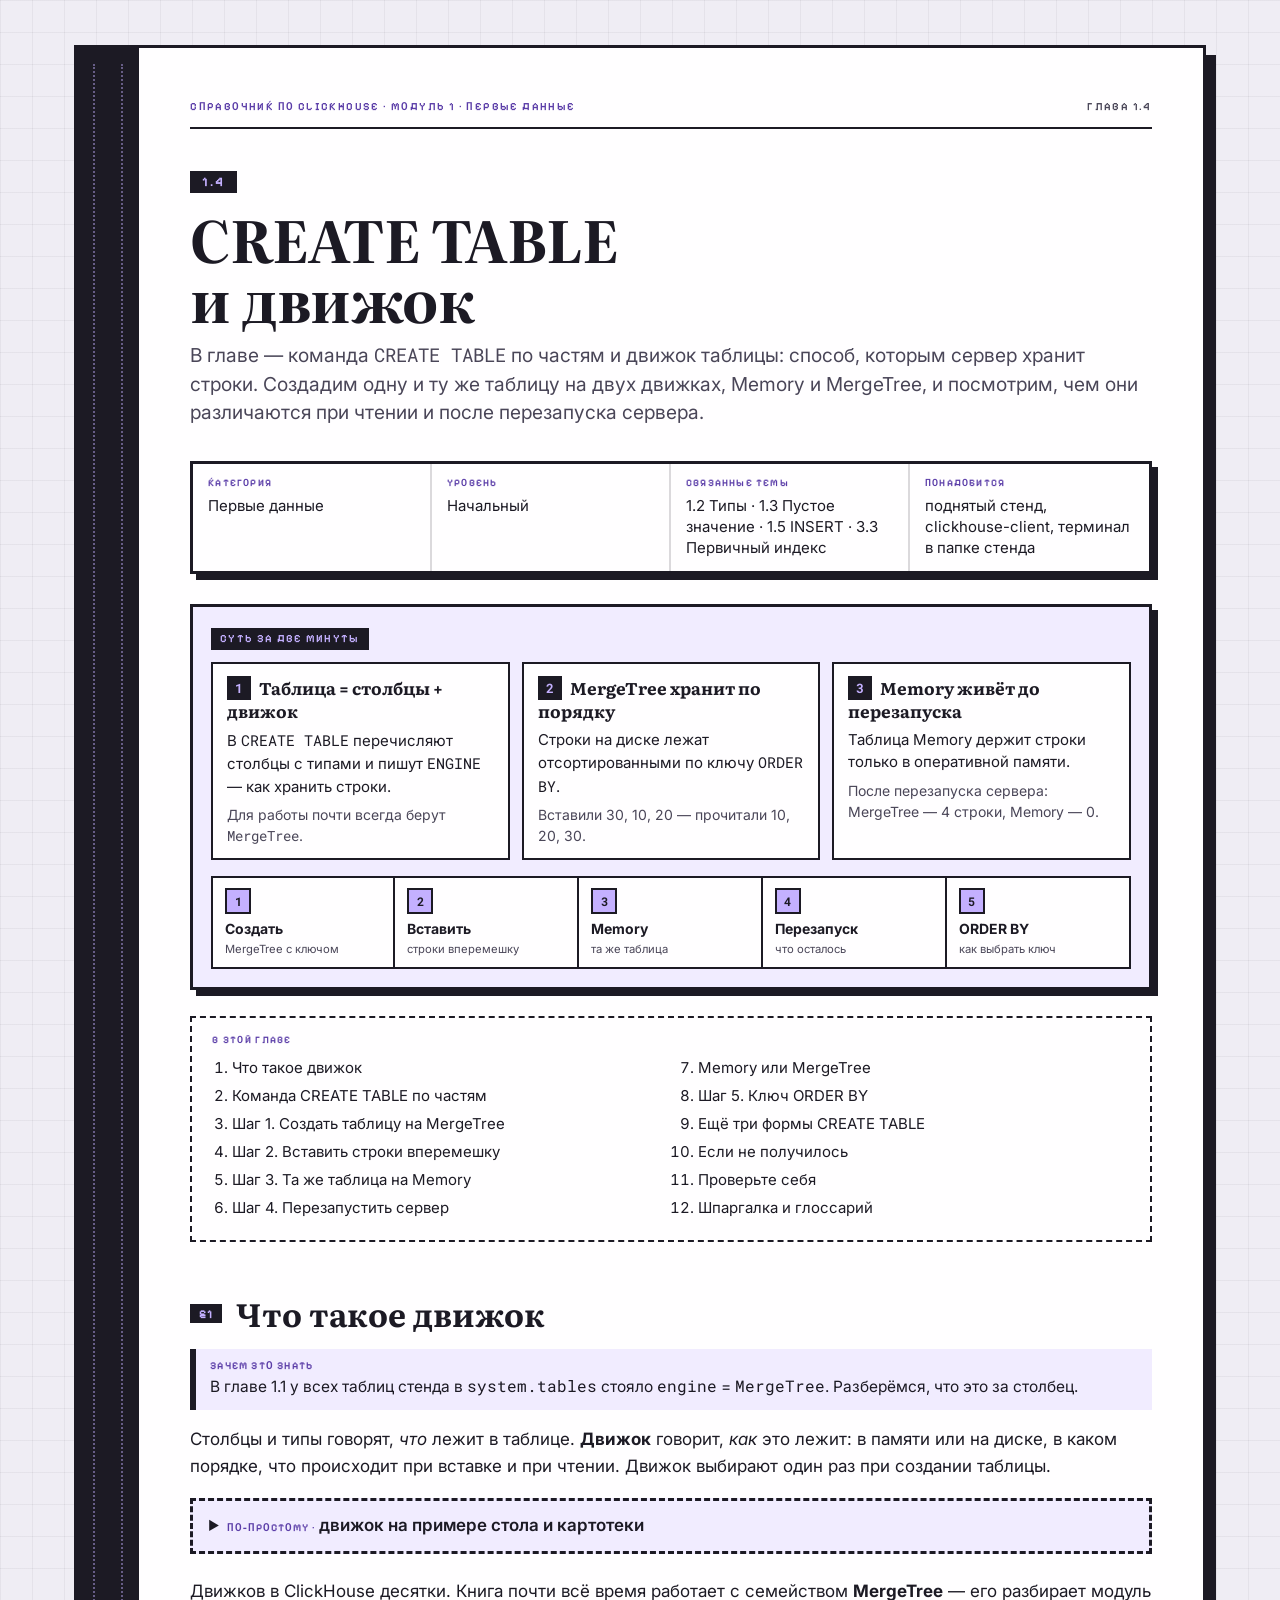
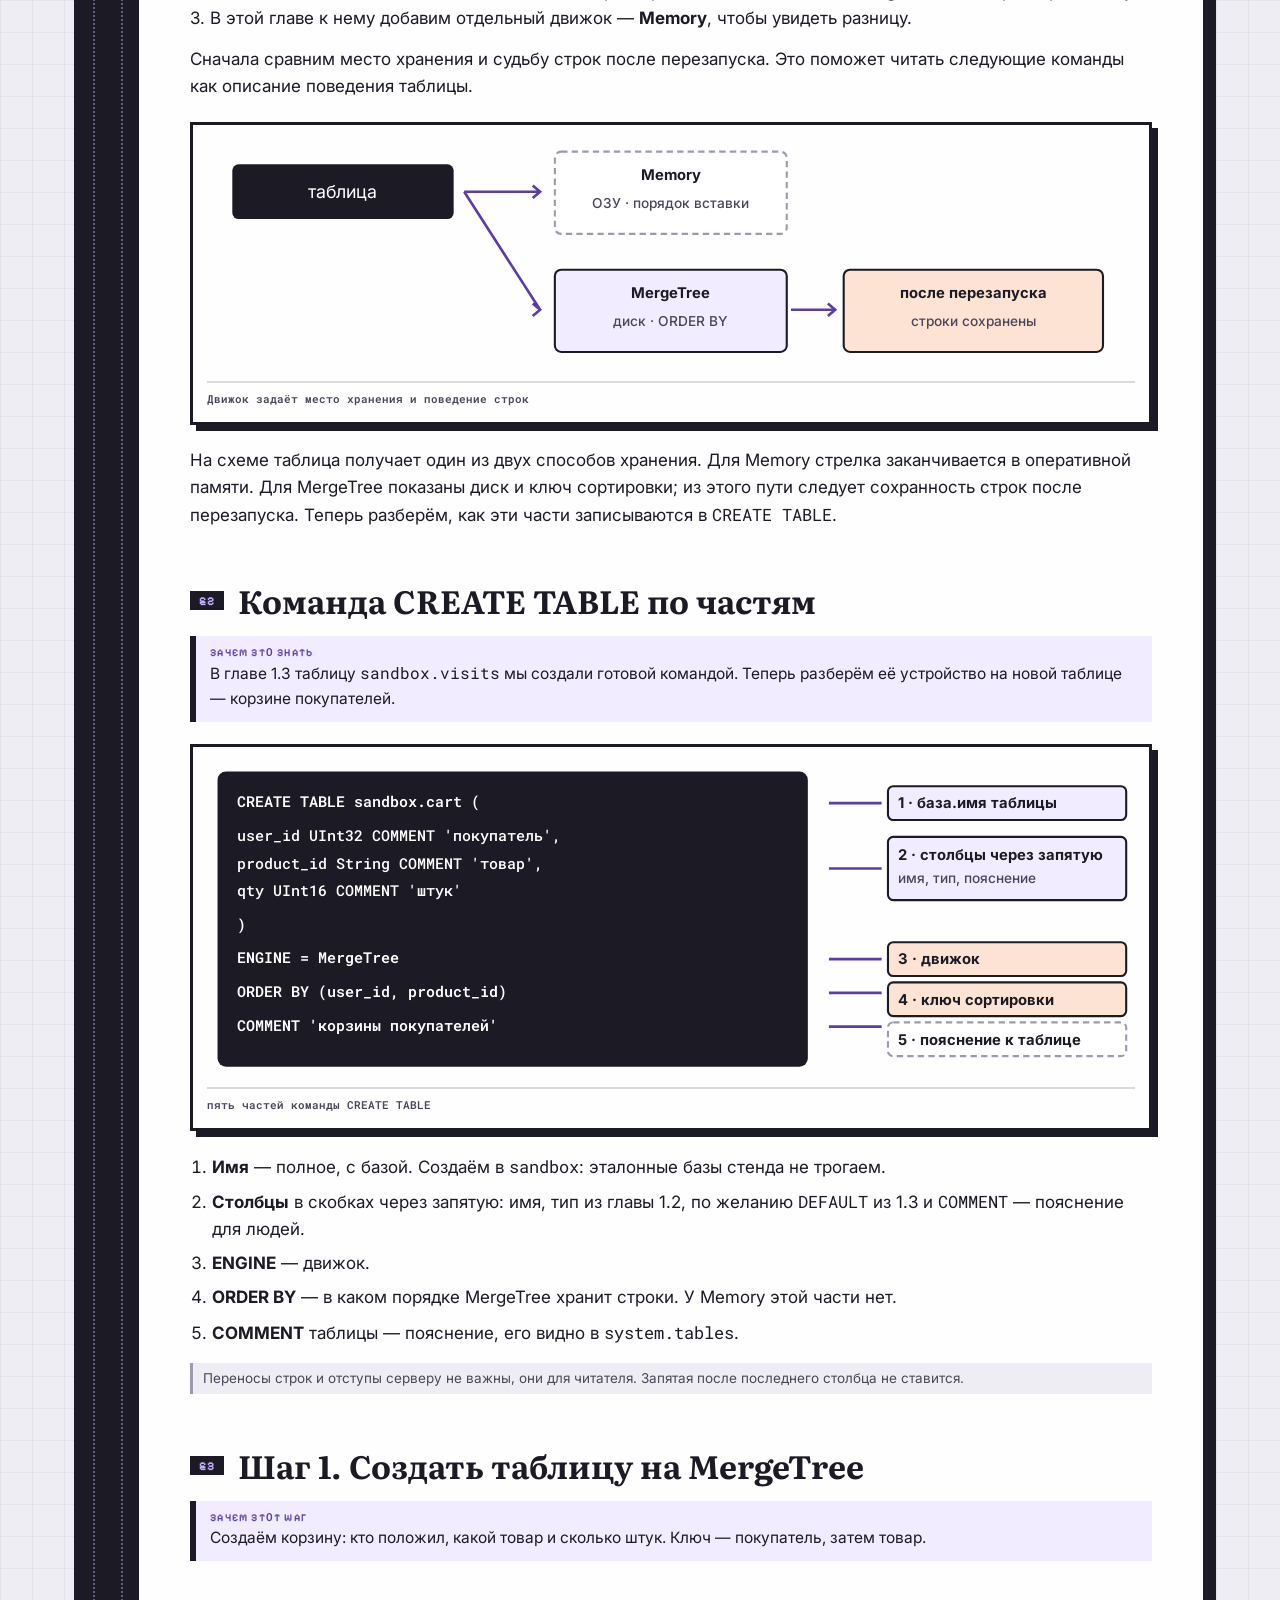
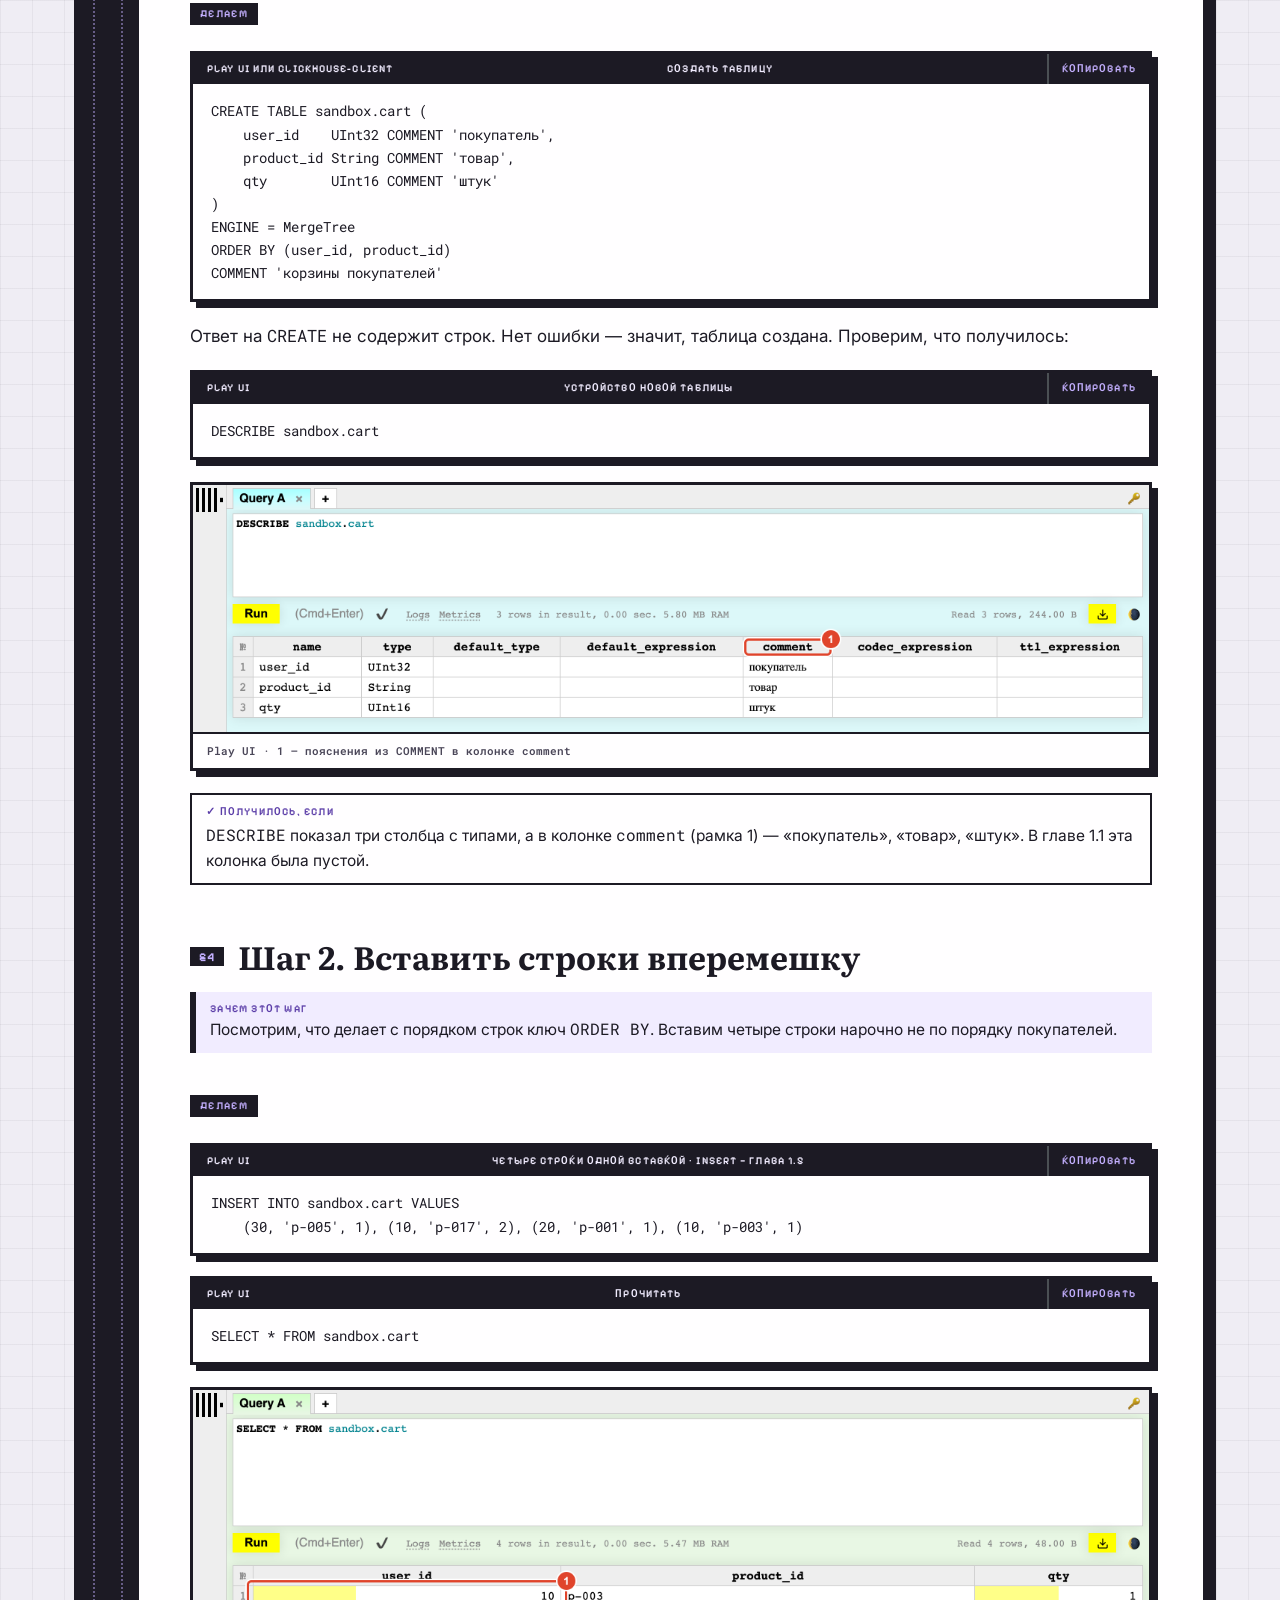
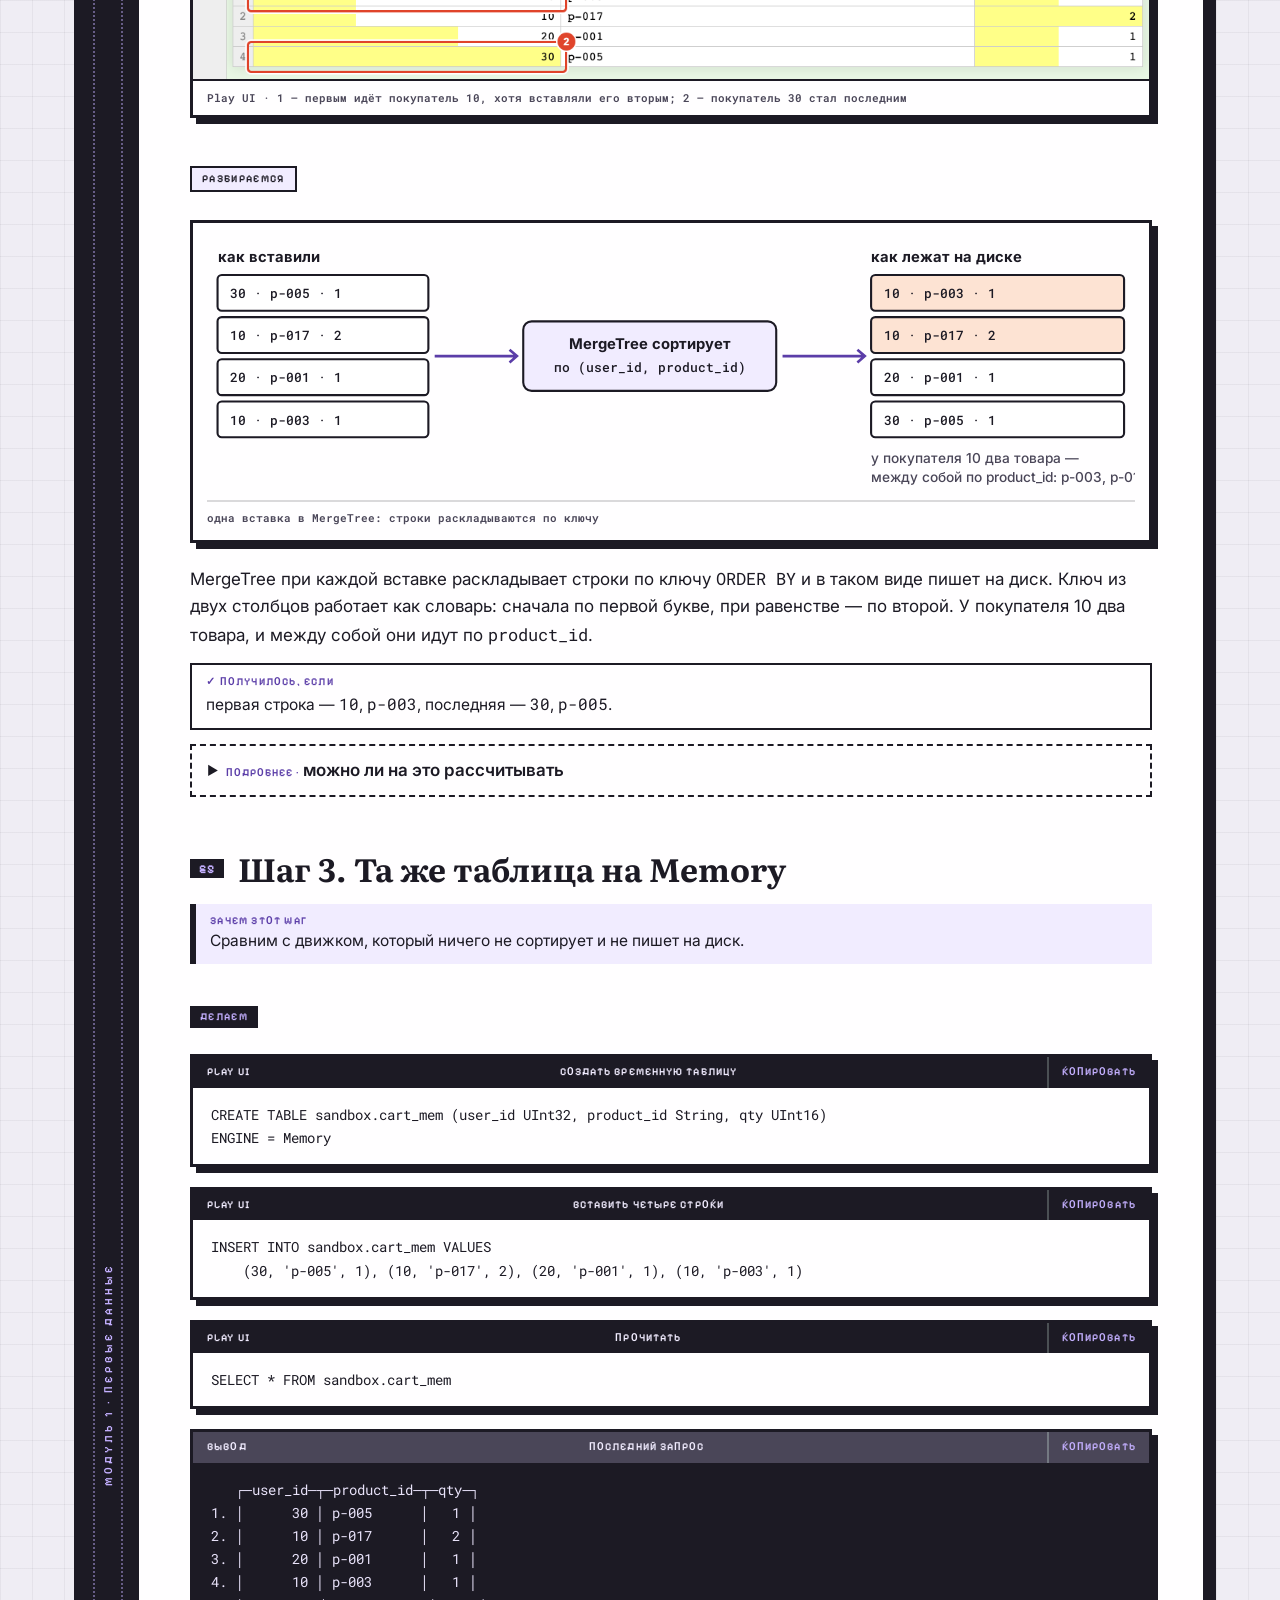
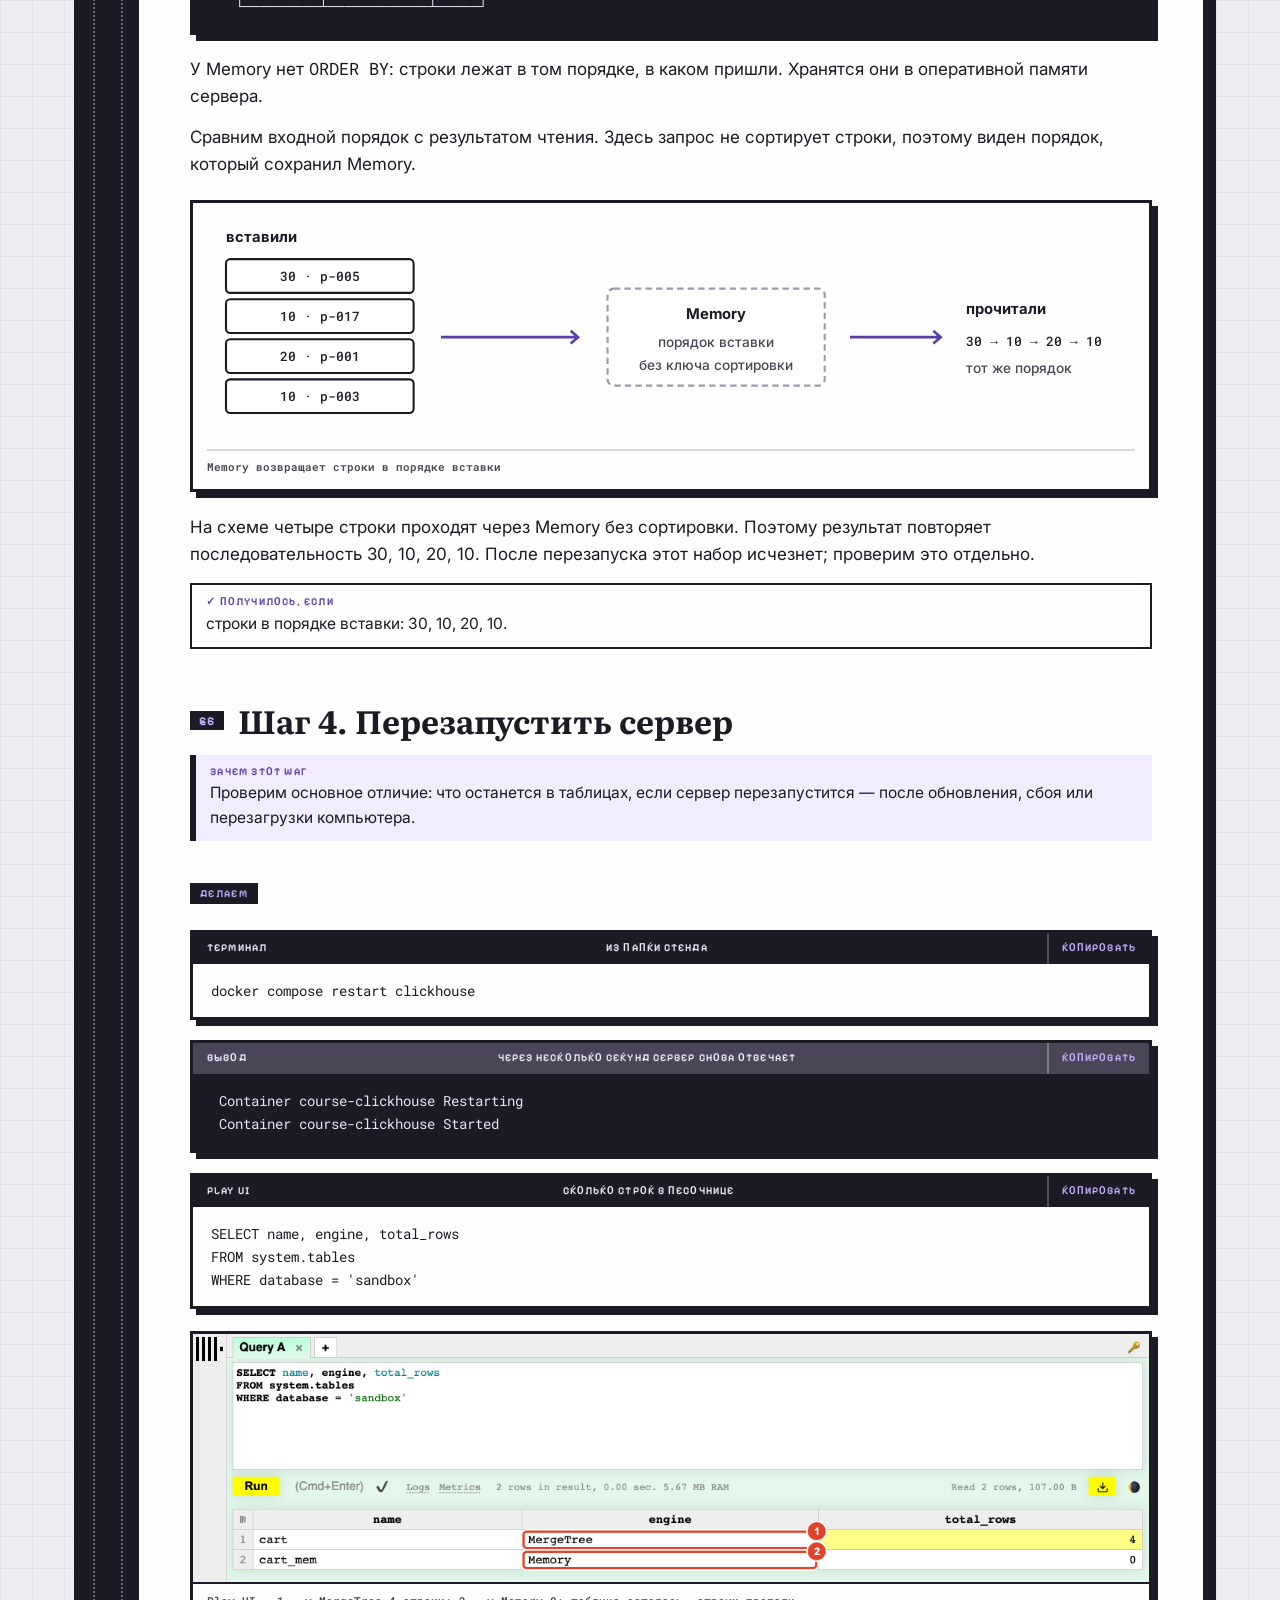
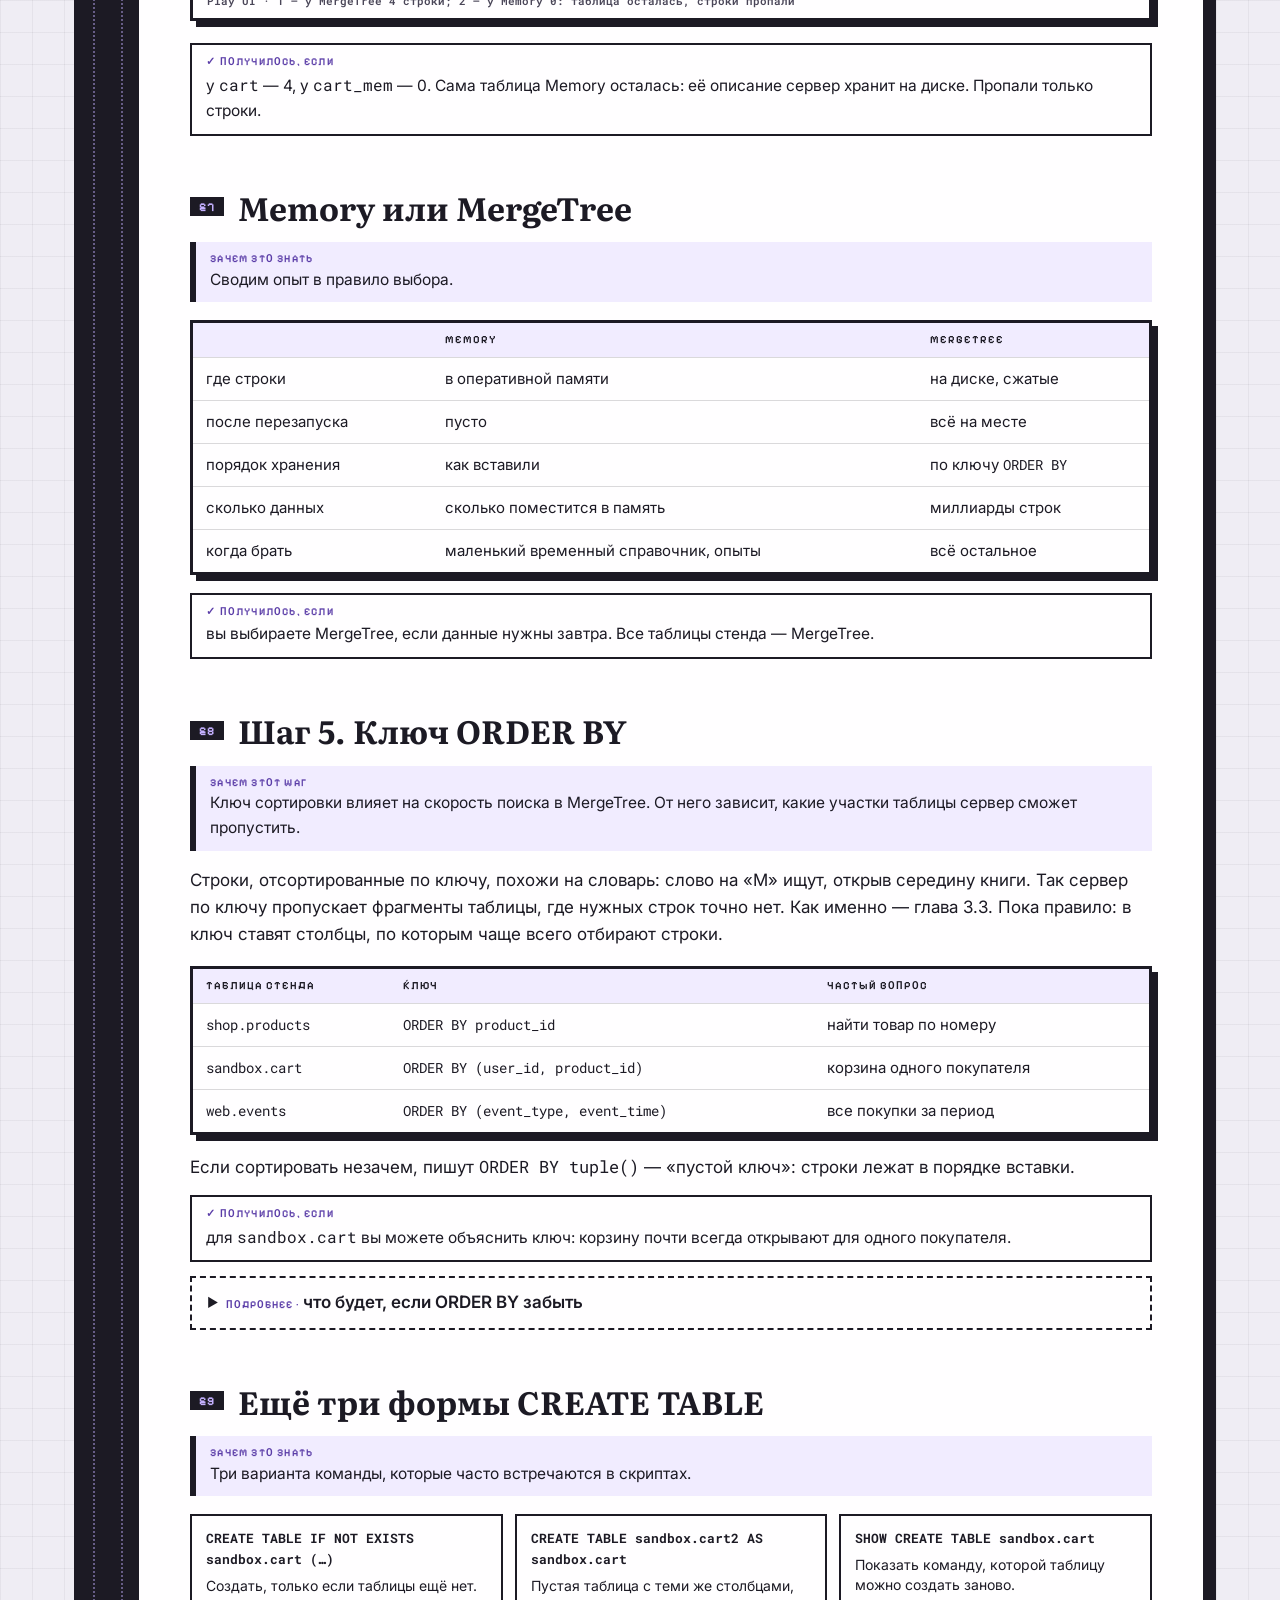
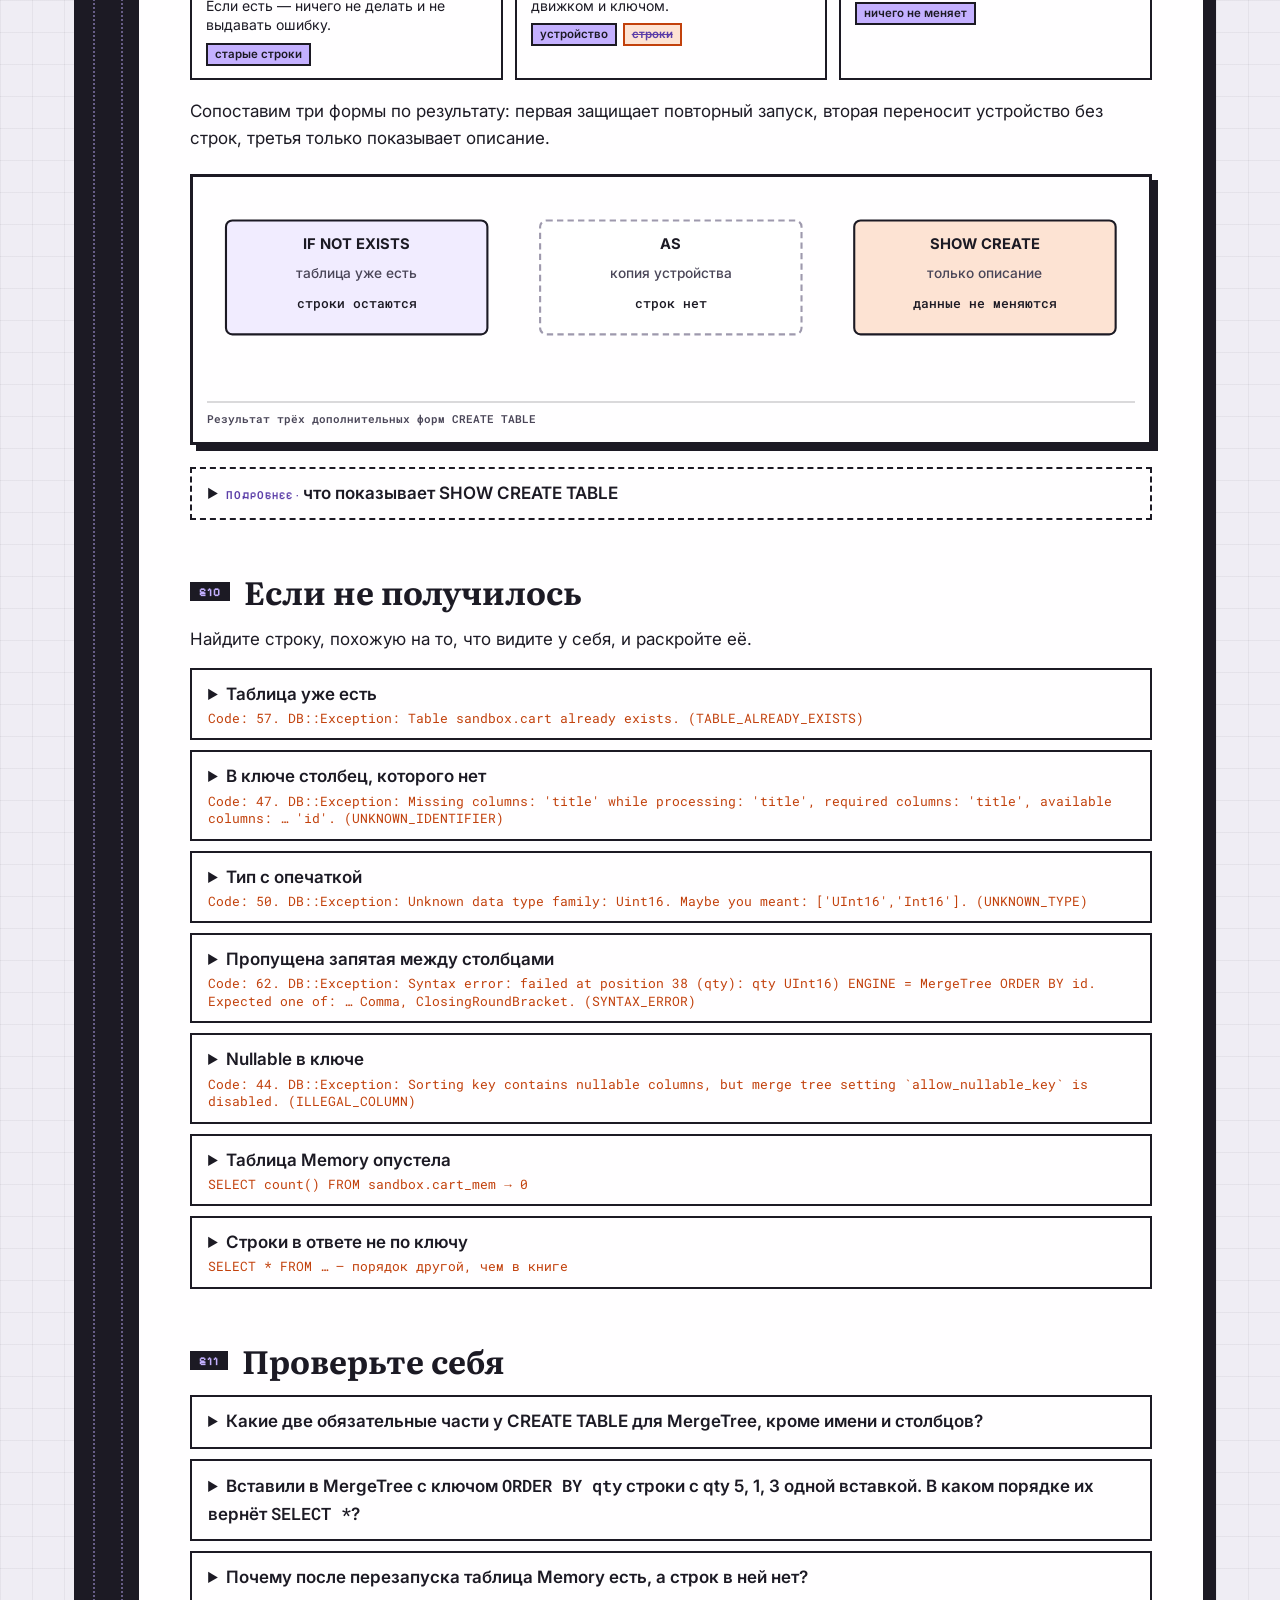
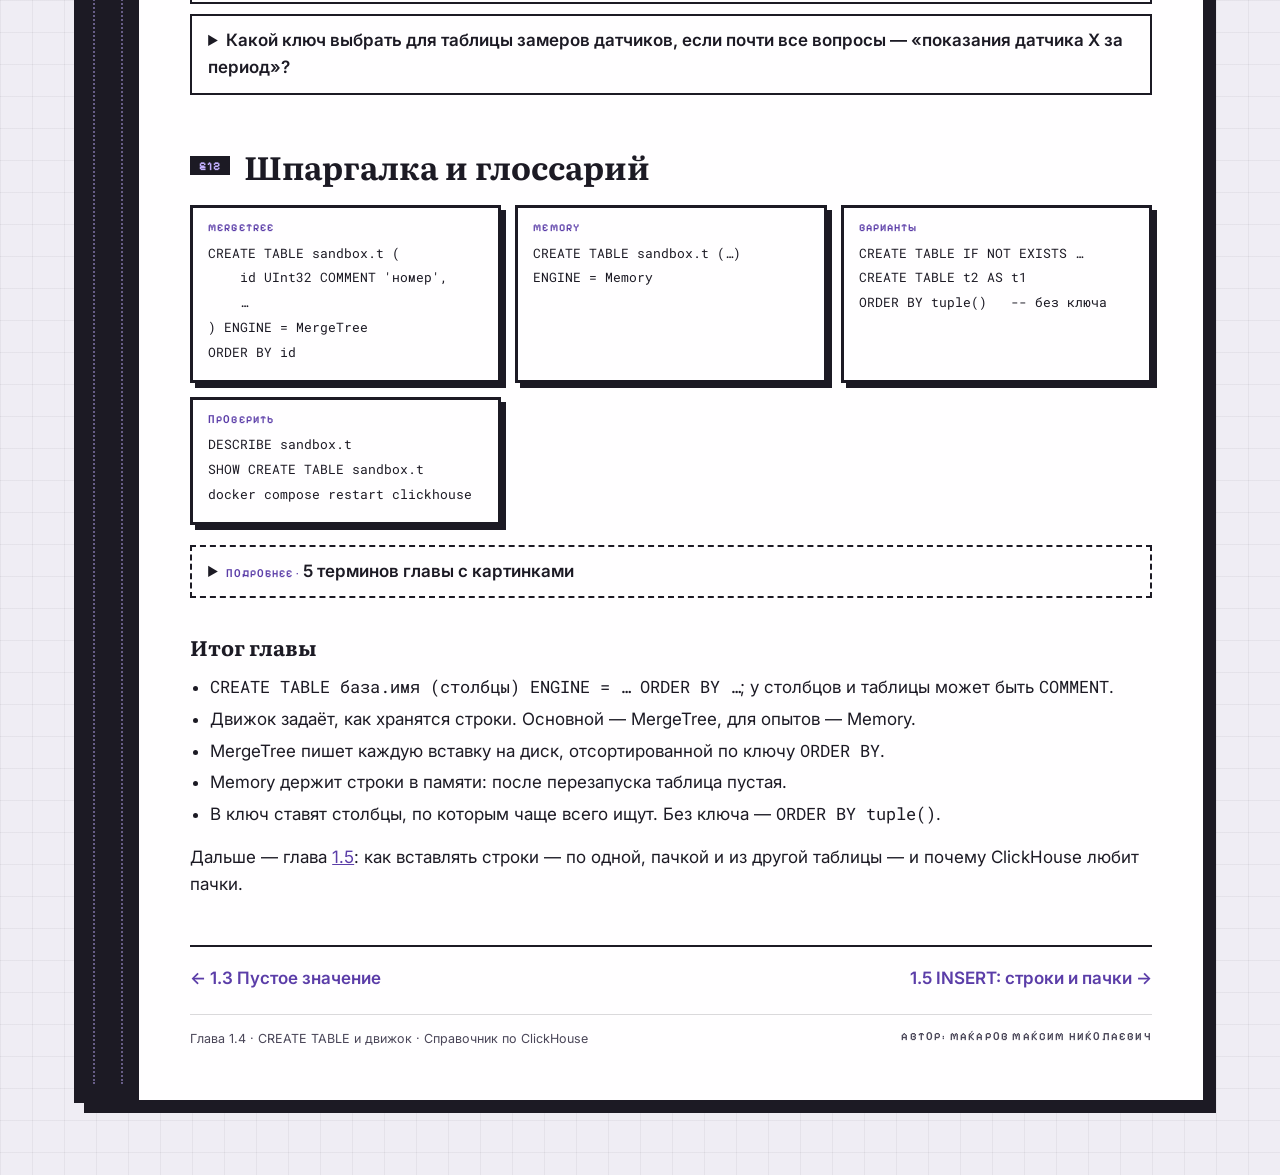
<file: temy/14-create-table/index.html>
<!doctype html>
<html lang="ru">
<head>
  <meta charset="utf-8">
  <meta name="viewport" content="width=device-width, initial-scale=1">
  <meta name="theme-color" content="#1C1A24">
  <title>1.4 CREATE TABLE и движок · Справочник по ClickHouse</title>
  <link rel="preconnect" href="https://fonts.googleapis.com">
  <link rel="preconnect" href="https://fonts.gstatic.com" crossorigin>
  <link href="https://fonts.googleapis.com/css2?family=Inter:wght@400;500;600;700;800&family=Literata:ital,opsz,wght@0,7..72,600;0,7..72,700;1,7..72,400&family=Pixelify+Sans:wght@500;600;700&family=Roboto+Mono:wght@400;500;700&display=swap" rel="stylesheet">
  <link rel="stylesheet" href="../../styles.css">
  <style>
    @media (max-width: 600px) { figure.pic svg { min-width: 0; } }
  </style>
</head>
<body>
  <div class="book">
    <div class="book__body">
      <div class="spine"><span>Модуль 1 · Первые данные</span></div>

      <main class="leaf">
        <div class="running">
          <p class="eyebrow"><a href="../../index.html" style="text-decoration:none;color:inherit">Справочник по ClickHouse</a> · модуль 1 · первые данные</p>
          <p class="running__folio">Глава 1.4</p>
        </div>

        <header class="chapter-head">
          <span class="chapter-num">1.4</span>
          <h1>CREATE TABLE<br>и движок</h1>
          <p class="lead">В главе — команда <code>CREATE TABLE</code> по частям и движок таблицы: способ, которым сервер хранит строки. Создадим одну и ту же таблицу на двух движках, Memory и MergeTree, и посмотрим, чем они различаются при чтении и после перезапуска сервера.</p>
        </header>

        <dl class="passport">
          <div><dt>Категория</dt><dd>Первые данные</dd></div>
          <div><dt>Уровень</dt><dd>Начальный</dd></div>
          <div><dt>Связанные темы</dt><dd>1.2 Типы · 1.3 Пустое значение · 1.5 INSERT · 3.3 Первичный индекс</dd></div>
          <div><dt>Понадобится</dt><dd>поднятый стенд, clickhouse-client, терминал в папке стенда</dd></div>
        </dl>

        <section class="gist" aria-label="Суть главы">
          <p class="gist__head">Суть за две минуты</p>
          <div class="gist__cards">
            <div><b data-n="1">Таблица = столбцы + движок</b><p>В <code>CREATE TABLE</code> перечисляют столбцы с типами и пишут <code>ENGINE</code> — как хранить строки.</p><p>Для работы почти всегда берут <code>MergeTree</code>.</p></div>
            <div><b data-n="2">MergeTree хранит по порядку</b><p>Строки на диске лежат отсортированными по ключу <code>ORDER BY</code>.</p><p>Вставили 30, 10, 20 — прочитали 10, 20, 30.</p></div>
            <div><b data-n="3">Memory живёт до перезапуска</b><p>Таблица Memory держит строки только в оперативной памяти.</p><p>После перезапуска сервера: MergeTree — 4 строки, Memory — 0.</p></div>
          </div>
          <ol class="route" aria-label="Шаги главы">
            <li><a href="#s3"><b>Создать</b><small>MergeTree с ключом</small></a></li>
            <li><a href="#s4"><b>Вставить</b><small>строки вперемешку</small></a></li>
            <li><a href="#s5"><b>Memory</b><small>та же таблица</small></a></li>
            <li><a href="#s6"><b>Перезапуск</b><small>что осталось</small></a></li>
            <li><a href="#s8"><b>ORDER BY</b><small>как выбрать ключ</small></a></li>
          </ol>
        </section>

        <nav class="contents">
          <b>В этой главе</b>
          <ol>
            <li><a href="#s1">Что такое движок</a></li>
            <li><a href="#s2">Команда CREATE TABLE по частям</a></li>
            <li><a href="#s3">Шаг 1. Создать таблицу на MergeTree</a></li>
            <li><a href="#s4">Шаг 2. Вставить строки вперемешку</a></li>
            <li><a href="#s5">Шаг 3. Та же таблица на Memory</a></li>
            <li><a href="#s6">Шаг 4. Перезапустить сервер</a></li>
            <li><a href="#s7">Memory или MergeTree</a></li>
            <li><a href="#s8">Шаг 5. Ключ ORDER BY</a></li>
            <li><a href="#s9">Ещё три формы CREATE TABLE</a></li>
            <li><a href="#s10">Если не получилось</a></li>
            <li><a href="#s11">Проверьте себя</a></li>
            <li><a href="#s12">Шпаргалка и глоссарий</a></li>
          </ol>
        </nav>

        <h2 id="s1"><span class="sec">§1</span>Что такое движок</h2>
        <p class="purpose"><b>Зачем это знать</b>В главе 1.1 у всех таблиц стенда в <code>system.tables</code> стояло <code>engine</code> = <code>MergeTree</code>. Разберёмся, что это за столбец.</p>
        <p>Столбцы и типы говорят, <i>что</i> лежит в таблице. <b>Движок</b> говорит, <i>как</i> это лежит: в памяти или на диске, в каком порядке, что происходит при вставке и при чтении. Движок выбирают один раз при создании таблицы.</p>

        <details class="simple">
          <summary>движок на примере стола и картотеки</summary>
          <div class="vsteps">
            <div class="vcard"><i>ОЗУ</i><h5>Memory</h5><b>Бумаги на столе</b><small>Положил — сразу под рукой. При перезапуске строки исчезают.</small></div>
            <div class="varr">или</div>
            <div class="vcard is-hot"><i>ДИСК</i><h5>MergeTree</h5><b>Картотека по алфавиту</b><small>Каждую новую пачку карточек раскладывают по порядку и сохраняют. После перезапуска строки на месте.</small></div>
          </div>
          <p class="simple__map"><b>Что есть что:</b> стол — оперативная память, шкаф — диск. Вечерняя уборка — перезапуск сервера. Алфавит картотеки — ключ <code>ORDER BY</code>.</p>
        </details>

        <p>Движков в ClickHouse десятки. Книга почти всё время работает с семейством <b>MergeTree</b> — его разбирает модуль 3. В этой главе к нему добавим отдельный движок — <b>Memory</b>, чтобы увидеть разницу.</p>
        <p>Сначала сравним место хранения и судьбу строк после перезапуска. Это поможет читать следующие команды как описание поведения таблицы.</p>
        <figure class="pic">
          <svg viewBox="0 0 880 220" role="img" aria-label="Движок определяет место хранения строк: Memory хранит в оперативной памяти, MergeTree записывает на диск и сортирует по ключу">
            <rect class="sc-ink" x="24" y="24" width="210" height="52" rx="6"/><text class="tw tc" x="129" y="56">таблица</text>
            <path class="sc-arrow" d="M244 50 L316 50 M309 44 L316 50 L309 56"/>
            <rect class="sc-soft" x="330" y="12" width="220" height="78" rx="6"/><text class="tb tc" x="440" y="39">Memory</text><text class="t tc" x="440" y="65">ОЗУ · порядок вставки</text>
            <path class="sc-arrow" d="M244 50 L316 162 M309 156 L316 162 L309 168"/>
            <rect class="sc-acc" x="330" y="124" width="220" height="78" rx="6"/><text class="tb tc" x="440" y="151">MergeTree</text><text class="t tc" x="440" y="177">диск · ORDER BY</text>
            <rect class="sc-warm" x="604" y="124" width="246" height="78" rx="6"/><text class="tb tc" x="727" y="151">после перезапуска</text><text class="t tc" x="727" y="177">строки сохранены</text>
            <path class="sc-arrow" d="M554 162 L596 162 M589 156 L596 162 L589 168"/>
          </svg>
          <figcaption>Движок задаёт место хранения и поведение строк</figcaption>
        </figure>
        <p>На схеме таблица получает один из двух способов хранения. Для Memory стрелка заканчивается в оперативной памяти. Для MergeTree показаны диск и ключ сортировки; из этого пути следует сохранность строк после перезапуска. Теперь разберём, как эти части записываются в <code>CREATE TABLE</code>.</p>

        <h2 id="s2"><span class="sec">§2</span>Команда CREATE TABLE по частям</h2>
        <p class="purpose"><b>Зачем это знать</b>В главе 1.3 таблицу <code>sandbox.visits</code> мы создали готовой командой. Теперь разберём её устройство на новой таблице — корзине покупателей.</p>
        <figure class="pic">
          <svg viewBox="0 0 880 300" role="img" aria-label="CREATE TABLE по частям: имя, столбцы с типами и комментариями, движок, ключ сортировки, комментарий таблицы">
            <rect class="sc-ink" x="10" y="10" width="560" height="280" rx="8"/>
            <text class="tw" x="28" y="44" style="font:600 14px var(--mono)">CREATE TABLE sandbox.cart (</text>
            <text class="tw" x="28" y="76" style="font:500 14px var(--mono)">    user_id    UInt32 COMMENT 'покупатель',</text>
            <text class="tw" x="28" y="102" style="font:500 14px var(--mono)">    product_id String COMMENT 'товар',</text>
            <text class="tw" x="28" y="128" style="font:500 14px var(--mono)">    qty        UInt16 COMMENT 'штук'</text>
            <text class="tw" x="28" y="160" style="font:600 14px var(--mono)">)</text>
            <text class="tw" x="28" y="192" style="font:600 14px var(--mono)">ENGINE = MergeTree</text>
            <text class="tw" x="28" y="224" style="font:600 14px var(--mono)">ORDER BY (user_id, product_id)</text>
            <text class="tw" x="28" y="256" style="font:600 14px var(--mono)">COMMENT 'корзины покупателей'</text>
            <path class="sc-arrow" d="M590 40 L640 40"/><rect class="sc-acc" x="646" y="24" width="226" height="32" rx="5"/><text class="tb" x="656" y="45">1 · база.имя таблицы</text>
            <path class="sc-arrow" d="M590 102 L640 102"/><rect class="sc-acc" x="646" y="72" width="226" height="60" rx="5"/><text class="tb" x="656" y="94">2 · столбцы через запятую</text><text class="t" x="656" y="116">имя, тип, пояснение</text>
            <path class="sc-arrow" d="M590 188 L640 188"/><rect class="sc-warm" x="646" y="172" width="226" height="32" rx="5"/><text class="tb" x="656" y="193">3 · движок</text>
            <path class="sc-arrow" d="M590 220 L640 220"/><rect class="sc-warm" x="646" y="210" width="226" height="32" rx="5"/><text class="tb" x="656" y="231">4 · ключ сортировки</text>
            <path class="sc-arrow" d="M590 252 L640 252"/><rect class="sc-soft" x="646" y="248" width="226" height="32" rx="5"/><text class="tb" x="656" y="269">5 · пояснение к таблице</text>
          </svg>
          <figcaption>пять частей команды CREATE TABLE</figcaption>
        </figure>
        <ol class="short">
          <li><b>Имя</b> — полное, с базой. Создаём в <code>sandbox</code>: эталонные базы стенда не трогаем.</li>
          <li><b>Столбцы</b> в скобках через запятую: имя, тип из главы 1.2, по желанию <code>DEFAULT</code> из 1.3 и <code>COMMENT</code> — пояснение для людей.</li>
          <li><b>ENGINE</b> — движок.</li>
          <li><b>ORDER BY</b> — в каком порядке MergeTree хранит строки. У Memory этой части нет.</li>
          <li><b>COMMENT</b> таблицы — пояснение, его видно в <code>system.tables</code>.</li>
        </ol>
        <p class="tech">Переносы строк и отступы серверу не важны, они для читателя. Запятая после последнего столбца не ставится.</p>

        <h2 id="s3"><span class="sec">§3</span>Шаг 1. Создать таблицу на MergeTree</h2>
        <p class="purpose"><b>Зачем этот шаг</b>Создаём корзину: кто положил, какой товар и сколько штук. Ключ — покупатель, затем товар.</p>
        <span class="phase">Делаем</span>
        <figure class="code"><figcaption><span>Play UI или clickhouse-client</span><span>создать таблицу</span></figcaption>
<pre>CREATE TABLE sandbox.cart (
    user_id    UInt32 COMMENT 'покупатель',
    product_id String COMMENT 'товар',
    qty        UInt16 COMMENT 'штук'
)
ENGINE = MergeTree
ORDER BY (user_id, product_id)
COMMENT 'корзины покупателей'</pre></figure>
        <p>Ответ на <code>CREATE</code> не содержит строк. Нет ошибки — значит, таблица создана. Проверим, что получилось:</p>
        <figure class="code"><figcaption><span>Play UI</span><span>устройство новой таблицы</span></figcaption>
<pre>DESCRIBE sandbox.cart</pre></figure>
        <figure class="shot"><img loading="lazy" src="../../shots/14-02-describe-comment.png" alt="DESCRIBE sandbox.cart: три столбца, в колонке comment — покупатель, товар, штук"><figcaption>Play UI · 1 — пояснения из COMMENT в колонке comment</figcaption></figure>
        <p class="check"><code>DESCRIBE</code> показал три столбца с типами, а в колонке <code>comment</code> (рамка 1) — «покупатель», «товар», «штук». В главе 1.1 эта колонка была пустой.</p>

        <h2 id="s4"><span class="sec">§4</span>Шаг 2. Вставить строки вперемешку</h2>
        <p class="purpose"><b>Зачем этот шаг</b>Посмотрим, что делает с порядком строк ключ <code>ORDER BY</code>. Вставим четыре строки нарочно не по порядку покупателей.</p>
        <span class="phase">Делаем</span>
        <figure class="code"><figcaption><span>Play UI</span><span>четыре строки одной вставкой · INSERT — глава 1.5</span></figcaption>
<pre>INSERT INTO sandbox.cart VALUES
    (30, 'p-005', 1), (10, 'p-017', 2), (20, 'p-001', 1), (10, 'p-003', 1)</pre></figure>
        <figure class="code"><figcaption><span>Play UI</span><span>прочитать</span></figcaption>
<pre>SELECT * FROM sandbox.cart</pre></figure>
        <figure class="shot"><img loading="lazy" src="../../shots/14-01-sorted.png" alt="Строки идут по user_id: 10 p-003, 10 p-017, 20 p-001, 30 p-005"><figcaption>Play UI · 1 — первым идёт покупатель 10, хотя вставляли его вторым; 2 — покупатель 30 стал последним</figcaption></figure>
        <span class="phase phase--read">Разбираемся</span>
        <figure class="pic">
          <svg viewBox="0 0 880 240" role="img" aria-label="Вставка 30 p-005, 10 p-017, 20 p-001, 10 p-003; на диске: 10 p-003, 10 p-017, 20 p-001, 30 p-005">
            <text class="tb" x="10" y="24">как вставили</text>
            <rect class="sc-box" x="10" y="36" width="200" height="34" rx="4"/><text class="tm" x="22" y="58">30 · p-005 · 1</text>
            <rect class="sc-box" x="10" y="76" width="200" height="34" rx="4"/><text class="tm" x="22" y="98">10 · p-017 · 2</text>
            <rect class="sc-box" x="10" y="116" width="200" height="34" rx="4"/><text class="tm" x="22" y="138">20 · p-001 · 1</text>
            <rect class="sc-box" x="10" y="156" width="200" height="34" rx="4"/><text class="tm" x="22" y="178">10 · p-003 · 1</text>
            <rect class="sc-acc" x="300" y="80" width="240" height="66" rx="8"/><text class="tb tc" x="420" y="106">MergeTree сортирует</text><text class="tm tc" x="420" y="128">по (user_id, product_id)</text>
            <path class="sc-arrow" d="M216 113 L294 113 M287 107 L294 113 L287 119 M546 113 L624 113 M617 107 L624 113 L617 119"/>
            <text class="tb" x="630" y="24">как лежат на диске</text>
            <rect class="sc-warm" x="630" y="36" width="240" height="34" rx="4"/><text class="tm" x="642" y="58">10 · p-003 · 1</text>
            <rect class="sc-warm" x="630" y="76" width="240" height="34" rx="4"/><text class="tm" x="642" y="98">10 · p-017 · 2</text>
            <rect class="sc-box" x="630" y="116" width="240" height="34" rx="4"/><text class="tm" x="642" y="138">20 · p-001 · 1</text>
            <rect class="sc-box" x="630" y="156" width="240" height="34" rx="4"/><text class="tm" x="642" y="178">30 · p-005 · 1</text>
            <text class="t" x="630" y="214">у покупателя 10 два товара —</text><text class="t" x="630" y="232">между собой по product_id: p-003, p-017</text>
          </svg>
          <figcaption>одна вставка в MergeTree: строки раскладываются по ключу</figcaption>
        </figure>
        <p>MergeTree при каждой вставке раскладывает строки по ключу <code>ORDER BY</code> и в таком виде пишет на диск. Ключ из двух столбцов работает как словарь: сначала по первой букве, при равенстве — по второй. У покупателя 10 два товара, и между собой они идут по <code>product_id</code>.</p>
        <p class="check">первая строка — <code>10</code>, <code>p-003</code>, последняя — <code>30</code>, <code>p-005</code>.</p>
        <details class="more">
          <summary>можно ли на это рассчитывать</summary>
          <p>Нет. Каждая вставка ложится на диск отдельной отсортированной <b>частью</b>. Две вставки — две части, и при чтении сервер может выдать сначала одну, потом другую. Позже он сливает части в одну, отсюда и название Merge Tree — «дерево слияний». Порядок в ответе гарантирует только <code>ORDER BY</code> в самом запросе <code>SELECT</code> — глава 1.6. Части и слияния подробно разбирает глава 3.2.</p>
        </details>

        <h2 id="s5"><span class="sec">§5</span>Шаг 3. Та же таблица на Memory</h2>
        <p class="purpose"><b>Зачем этот шаг</b>Сравним с движком, который ничего не сортирует и не пишет на диск.</p>
        <span class="phase">Делаем</span>
        <figure class="code"><figcaption><span>Play UI</span><span>создать временную таблицу</span></figcaption>
<pre>CREATE TABLE sandbox.cart_mem (user_id UInt32, product_id String, qty UInt16)
ENGINE = Memory</pre></figure>
        <figure class="code"><figcaption><span>Play UI</span><span>вставить четыре строки</span></figcaption>
<pre>INSERT INTO sandbox.cart_mem VALUES
    (30, 'p-005', 1), (10, 'p-017', 2), (20, 'p-001', 1), (10, 'p-003', 1)</pre></figure>
        <figure class="code"><figcaption><span>Play UI</span><span>прочитать</span></figcaption>
<pre>SELECT * FROM sandbox.cart_mem</pre></figure>
        <figure class="code code--out"><figcaption><span>Вывод</span><span>последний запрос</span></figcaption>
<pre>   ┌─user_id─┬─product_id─┬─qty─┐
1. │      30 │ p-005      │   1 │
2. │      10 │ p-017      │   2 │
3. │      20 │ p-001      │   1 │
4. │      10 │ p-003      │   1 │
   └─────────┴────────────┴─────┘</pre></figure>
        <p>У Memory нет <code>ORDER BY</code>: строки лежат в том порядке, в каком пришли. Хранятся они в оперативной памяти сервера.</p>
        <p>Сравним входной порядок с результатом чтения. Здесь запрос не сортирует строки, поэтому виден порядок, который сохранил Memory.</p>
        <figure class="pic">
          <svg viewBox="0 0 880 210" role="img" aria-label="Memory сохраняет четыре строки в порядке вставки: 30, 10, 20, 10">
            <text class="tb" x="18" y="24">вставили</text>
            <rect class="sc-box" x="18" y="40" width="178" height="32" rx="4"/><text class="tm tc" x="107" y="61">30 · p-005</text>
            <rect class="sc-box" x="18" y="78" width="178" height="32" rx="4"/><text class="tm tc" x="107" y="99">10 · p-017</text>
            <rect class="sc-box" x="18" y="116" width="178" height="32" rx="4"/><text class="tm tc" x="107" y="137">20 · p-001</text>
            <rect class="sc-box" x="18" y="154" width="178" height="32" rx="4"/><text class="tm tc" x="107" y="175">10 · p-003</text>
            <path class="sc-arrow" d="M222 114 L352 114 M345 108 L352 114 L345 120"/>
            <rect class="sc-soft" x="380" y="68" width="206" height="92" rx="6"/><text class="tb tc" x="483" y="97">Memory</text><text class="t tc" x="483" y="123">порядок вставки</text><text class="t tc" x="483" y="145">без ключа сортировки</text>
            <path class="sc-arrow" d="M610 114 L696 114 M689 108 L696 114 L689 120"/>
            <text class="tb" x="720" y="92">прочитали</text><text class="tm" x="720" y="122">30 → 10 → 20 → 10</text><text class="t" x="720" y="148">тот же порядок</text>
          </svg>
          <figcaption>Memory возвращает строки в порядке вставки</figcaption>
        </figure>
        <p>На схеме четыре строки проходят через Memory без сортировки. Поэтому результат повторяет последовательность 30, 10, 20, 10. После перезапуска этот набор исчезнет; проверим это отдельно.</p>
        <p class="check">строки в порядке вставки: 30, 10, 20, 10.</p>

        <h2 id="s6"><span class="sec">§6</span>Шаг 4. Перезапустить сервер</h2>
        <p class="purpose"><b>Зачем этот шаг</b>Проверим основное отличие: что останется в таблицах, если сервер перезапустится — после обновления, сбоя или перезагрузки компьютера.</p>
        <span class="phase">Делаем</span>
        <figure class="code"><figcaption><span>Терминал</span><span>из папки стенда</span></figcaption>
<pre>docker compose restart clickhouse</pre></figure>
        <figure class="code code--out"><figcaption><span>Вывод</span><span>через несколько секунд сервер снова отвечает</span></figcaption>
<pre> Container course-clickhouse Restarting
 Container course-clickhouse Started</pre></figure>
        <figure class="code"><figcaption><span>Play UI</span><span>сколько строк в песочнице</span></figcaption>
<pre>SELECT name, engine, total_rows
FROM system.tables
WHERE database = 'sandbox'</pre></figure>
        <figure class="shot"><img loading="lazy" src="../../shots/14-03-after-restart.png" alt="После перезапуска: cart MergeTree — 4 строки, cart_mem Memory — 0 строк"><figcaption>Play UI · 1 — у MergeTree 4 строки; 2 — у Memory 0: таблица осталась, строки пропали</figcaption></figure>
        <p class="check">у <code>cart</code> — 4, у <code>cart_mem</code> — 0. Сама таблица Memory осталась: её описание сервер хранит на диске. Пропали только строки.</p>

        <h2 id="s7"><span class="sec">§7</span>Memory или MergeTree</h2>
        <p class="purpose"><b>Зачем это знать</b>Сводим опыт в правило выбора.</p>
        <div class="table-scroll">
          <table>
            <thead><tr><th></th><th>Memory</th><th>MergeTree</th></tr></thead>
            <tbody>
              <tr><td>где строки</td><td>в оперативной памяти</td><td>на диске, сжатые</td></tr>
              <tr><td>после перезапуска</td><td>пусто</td><td>всё на месте</td></tr>
              <tr><td>порядок хранения</td><td>как вставили</td><td>по ключу <code>ORDER BY</code></td></tr>
              <tr><td>сколько данных</td><td>сколько поместится в память</td><td>миллиарды строк</td></tr>
              <tr><td>когда брать</td><td>маленький временный справочник, опыты</td><td>всё остальное</td></tr>
            </tbody>
          </table>
        </div>
        <p class="check">вы выбираете MergeTree, если данные нужны завтра. Все таблицы стенда — MergeTree.</p>

        <h2 id="s8"><span class="sec">§8</span>Шаг 5. Ключ ORDER BY</h2>
        <p class="purpose"><b>Зачем этот шаг</b>Ключ сортировки влияет на скорость поиска в MergeTree. От него зависит, какие участки таблицы сервер сможет пропустить.</p>
        <p>Строки, отсортированные по ключу, похожи на словарь: слово на «М» ищут, открыв середину книги. Так сервер по ключу пропускает фрагменты таблицы, где нужных строк точно нет. Как именно — глава 3.3. Пока правило: в ключ ставят столбцы, по которым чаще всего отбирают строки.</p>
        <div class="table-scroll">
          <table>
            <thead><tr><th>Таблица стенда</th><th>Ключ</th><th>Частый вопрос</th></tr></thead>
            <tbody>
              <tr><td><code>shop.products</code></td><td><code>ORDER BY product_id</code></td><td>найти товар по номеру</td></tr>
              <tr><td><code>sandbox.cart</code></td><td><code>ORDER BY (user_id, product_id)</code></td><td>корзина одного покупателя</td></tr>
              <tr><td><code>web.events</code></td><td><code>ORDER BY (event_type, event_time)</code></td><td>все покупки за период</td></tr>
            </tbody>
          </table>
        </div>
        <p>Если сортировать незачем, пишут <code>ORDER BY tuple()</code> — «пустой ключ»: строки лежат в порядке вставки.</p>
        <p class="check">для <code>sandbox.cart</code> вы можете объяснить ключ: корзину почти всегда открывают для одного покупателя.</p>
        <details class="more">
          <summary>что будет, если ORDER BY забыть</summary>
          <p>Сервер 26.8 создаст таблицу без ошибки и сам допишет <code>ORDER BY tuple()</code> — так велит его настройка <code>create_table_empty_primary_key_by_default</code>, по умолчанию она включена. Проверить можно командой <code>SHOW CREATE TABLE</code>. Таблица без ключа работает, но сервер не сможет пропускать куски при поиске. В старых версиях ClickHouse без <code>ORDER BY</code> была ошибка, поэтому в книге ключ пишется всегда.</p>
          <p>В ключ нельзя ставить <code>Nullable</code>-столбец — об этом глава 1.3. Выбор ключа на настоящих замерах — глава 3.4.</p>
        </details>

        <h2 id="s9"><span class="sec">§9</span>Ещё три формы CREATE TABLE</h2>
        <p class="purpose"><b>Зачем это знать</b>Три варианта команды, которые часто встречаются в скриптах.</p>
        <div class="life">
          <div><code>CREATE TABLE IF NOT EXISTS sandbox.cart (…)</code><p>Создать, только если таблицы ещё нет. Если есть — ничего не делать и не выдавать ошибку.</p><div class="life__keep"><span class="y">старые строки</span></div></div>
          <div><code>CREATE TABLE sandbox.cart2 AS sandbox.cart</code><p>Пустая таблица с теми же столбцами, движком и ключом.</p><div class="life__keep"><span class="y">устройство</span><span class="n">строки</span></div></div>
          <div><code>SHOW CREATE TABLE sandbox.cart</code><p>Показать команду, которой таблицу можно создать заново.</p><div class="life__keep"><span class="y">ничего не меняет</span></div></div>
        </div>
        <p>Сопоставим три формы по результату: первая защищает повторный запуск, вторая переносит устройство без строк, третья только показывает описание.</p>
        <figure class="pic">
          <svg viewBox="0 0 880 190" role="img" aria-label="Три формы CREATE TABLE: IF NOT EXISTS сохраняет существующую таблицу, AS создаёт пустую копию структуры, SHOW CREATE TABLE только показывает описание">
            <rect class="sc-acc" x="18" y="28" width="248" height="108" rx="6"/><text class="tb tc" x="142" y="55">IF NOT EXISTS</text><text class="t tc" x="142" y="83">таблица уже есть</text><text class="tm tc" x="142" y="111">строки остаются</text>
            <rect class="sc-soft" x="316" y="28" width="248" height="108" rx="6"/><text class="tb tc" x="440" y="55">AS</text><text class="t tc" x="440" y="83">копия устройства</text><text class="tm tc" x="440" y="111">строк нет</text>
            <rect class="sc-warm" x="614" y="28" width="248" height="108" rx="6"/><text class="tb tc" x="738" y="55">SHOW CREATE</text><text class="t tc" x="738" y="83">только описание</text><text class="tm tc" x="738" y="111">данные не меняются</text>
          </svg>
          <figcaption>Результат трёх дополнительных форм CREATE TABLE</figcaption>
        </figure>
        <details class="more">
          <summary>что показывает SHOW CREATE TABLE</summary>
          <figure class="code code--out"><figcaption><span>Вывод</span><span>clickhouse-client</span></figcaption>
<pre>CREATE TABLE sandbox.cart
(
    `user_id` UInt32 COMMENT 'покупатель',
    `product_id` String COMMENT 'товар',
    `qty` UInt16 COMMENT 'штук'
)
ENGINE = MergeTree
ORDER BY (user_id, product_id)
SETTINGS index_granularity = 8192
COMMENT 'корзины покупателей'</pre></figure>
          <p>Сервер добавил то, чего мы не писали: обратные кавычки вокруг имён и строку <code>SETTINGS index_granularity = 8192</code>. Это число — по сколько строк MergeTree группирует данные для поиска, глава 3.3. В обратные кавычки берут имя, если в нём пробел или оно совпадает с командой SQL.</p>
          <p>Таблица <code>sandbox.cart2</code> после <code>CREATE TABLE … AS</code> пустая: <code>SELECT count() FROM sandbox.cart2</code> → <code>0</code>. Скопировать строки — глава 1.5.</p>
        </details>

        <h2 id="s10"><span class="sec">§10</span>Если не получилось</h2>
        <p>Найдите строку, похожую на то, что видите у себя, и раскройте её.</p>
        <details class="err"><summary>Таблица уже есть<small>Code: 57. DB::Exception: Table sandbox.cart already exists. (TABLE_ALREADY_EXISTS)</small></summary><p>Вы создали её раньше. Работайте с ней, удалите (<code>DROP TABLE sandbox.cart</code>, глава 1.8) или добавьте <code>IF NOT EXISTS</code>.</p></details>
        <details class="err"><summary>В ключе столбец, которого нет<small>Code: 47. DB::Exception: Missing columns: 'title' while processing: 'title', required columns: 'title', available columns: … 'id'. (UNKNOWN_IDENTIFIER)</small></summary><p>В <code>ORDER BY</code> можно ставить только столбцы этой таблицы. В конце сообщения — список доступных: служебные с подчёркиванием и ваши.</p></details>
        <details class="err"><summary>Тип с опечаткой<small>Code: 50. DB::Exception: Unknown data type family: Uint16. Maybe you meant: ['UInt16','Int16']. (UNKNOWN_TYPE)</small></summary><p>Имена типов чувствительны к регистру: правильно <code>UInt16</code>. Сервер подсказывает правильное.</p></details>
        <details class="err"><summary>Пропущена запятая между столбцами<small>Code: 62. DB::Exception: Syntax error: failed at position 38 (qty): qty UInt16) ENGINE = MergeTree ORDER BY id. Expected one of: … Comma, ClosingRoundBracket. (SYNTAX_ERROR)</small></summary><p>Запрос был <code>(id UInt32 qty UInt16)</code>. После типа сервер ждал запятую (<code>Comma</code>) или скобку, а встретил <code>qty</code>.</p></details>
        <details class="err"><summary>Nullable в ключе<small>Code: 44. DB::Exception: Sorting key contains nullable columns, but merge tree setting `allow_nullable_key` is disabled. (ILLEGAL_COLUMN)</small></summary><p>Столбец ключа должен быть обычного типа — глава <a href="../13-pustoe-znachenie/index.html">1.3</a>.</p></details>
        <details class="err"><summary>Таблица Memory опустела<small>SELECT count() FROM sandbox.cart_mem → 0</small></summary><p>Сервер перезапускался: Memory держит строки только в памяти (<a href="#s6">§6</a>). Для данных, которые нужны дольше, — MergeTree.</p></details>
        <details class="err"><summary>Строки в ответе не по ключу<small>SELECT * FROM … — порядок другой, чем в книге</small></summary><p>Вставок было несколько, и части ещё не слились. Нужен порядок — допишите <code>ORDER BY</code> в <code>SELECT</code>.</p></details>

        <h2 id="s11"><span class="sec">§11</span>Проверьте себя</h2>
        <details>
          <summary>Какие две обязательные части у CREATE TABLE для MergeTree, кроме имени и столбцов?</summary>
          <p><code>ENGINE = MergeTree</code> и ключ <code>ORDER BY</code>. Сервер 26.8 допишет пустой ключ сам, но писать его стоит всегда — от ключа зависит скорость поиска.</p>
        </details>
        <details>
          <summary>Вставили в MergeTree с ключом <code>ORDER BY qty</code> строки с qty 5, 1, 3 одной вставкой. В каком порядке их вернёт <code>SELECT *</code>?</summary>
          <p>1, 3, 5: одна вставка ложится на диск одной частью, отсортированной по ключу. Но гарантирует порядок только <code>ORDER BY</code> в запросе.</p>
        </details>
        <details>
          <summary>Почему после перезапуска таблица Memory есть, а строк в ней нет?</summary>
          <p>Описание таблицы — имя, столбцы, движок — сервер хранит на диске. Строки Memory держит только в оперативной памяти, а она при перезапуске очищается.</p>
        </details>
        <details>
          <summary>Какой ключ выбрать для таблицы замеров датчиков, если почти все вопросы — «показания датчика X за период»?</summary>
          <p><code>ORDER BY (sensor_id, ts)</code>: сначала датчик, внутри него — время. Тогда показания одного датчика лежат рядом и по времени.</p>
        </details>

        <h2 id="s12"><span class="sec">§12</span>Шпаргалка и глоссарий</h2>
        <div class="cheat">
          <div>
            <b>MergeTree</b>
            <code>CREATE TABLE sandbox.t (</code>
            <code>    id UInt32 COMMENT 'номер',</code>
            <code>    …</code>
            <code>) ENGINE = MergeTree</code>
            <code>ORDER BY id</code>
          </div>
          <div>
            <b>Memory</b>
            <code>CREATE TABLE sandbox.t (…)</code>
            <code>ENGINE = Memory</code>
          </div>
          <div>
            <b>Варианты</b>
            <code>CREATE TABLE IF NOT EXISTS …</code>
            <code>CREATE TABLE t2 AS t1</code>
            <code>ORDER BY tuple()   -- без ключа</code>
          </div>
          <div>
            <b>Проверить</b>
            <code>DESCRIBE sandbox.t</code>
            <code>SHOW CREATE TABLE sandbox.t</code>
            <code>docker compose restart clickhouse</code>
          </div>
        </div>
        <details class="more">
          <summary>5 терминов главы с картинками</summary>
        <div class="glossary">
          <article class="gl" id="g-engine">
            <div class="gl__text">
              <h3>Движок таблицы<i>table engine</i></h3>
              <p class="gl__def">Способ хранения строк таблицы: где они лежат, в каком порядке, что происходит при вставке и чтении. Задаётся в <code>ENGINE =</code>.</p>
              <p class="gl__ex"><b>Пример</b><code>ENGINE = MergeTree</code>, <code>ENGINE = Memory</code>.</p>
              <p class="gl__where"><b>Где</b>§1, §2</p>
            </div>
            <figure class="gl__pic"><svg viewBox="0 0 260 130" role="img" aria-label="Одни и те же столбцы, два движка"><rect class="sc-box" x="70" y="10" width="120" height="30" rx="4"/><text class="tm tc" x="130" y="30">столбцы</text><path class="sc-line" d="M110 44 L60 70 M150 44 L200 70"/><rect class="sc-soft" x="14" y="74" width="100" height="40" rx="4"/><text class="t tc" x="64" y="99">Memory</text><rect class="sc-acc" x="146" y="74" width="100" height="40" rx="4"/><text class="t tc" x="196" y="99">MergeTree</text></svg></figure>
          </article>
          <article class="gl" id="g-mergetree">
            <div class="gl__text">
              <h3>MergeTree</h3>
              <p class="gl__def">Основной движок ClickHouse. Хранит строки на диске частями, каждая часть отсортирована по ключу <code>ORDER BY</code>; позже части сливаются.</p>
              <p class="gl__ex"><b>Пример</b>все таблицы стенда: <code>shop.products</code>, <code>web.events</code>.</p>
              <p class="gl__where"><b>Где</b>§3, §4, модуль 3</p>
            </div>
            <figure class="gl__pic"><svg viewBox="0 0 260 130" role="img" aria-label="Две отсортированные части сливаются в одну"><rect class="sc-acc" x="14" y="16" width="80" height="40" rx="4"/><text class="tm tc" x="54" y="41">10 20</text><rect class="sc-acc" x="14" y="70" width="80" height="40" rx="4"/><text class="tm tc" x="54" y="95">15 30</text><path class="sc-arrow" d="M100 64 L140 64 M133 58 L140 64 L133 70"/><rect class="sc-warm" x="146" y="40" width="100" height="48" rx="4"/><text class="tm tc" x="196" y="69">10 15 20 30</text></svg></figure>
          </article>
          <article class="gl" id="g-memory">
            <div class="gl__text">
              <h3>Memory</h3>
              <p class="gl__def">Движок, который держит строки в оперативной памяти в порядке вставки. После перезапуска сервера таблица остаётся пустой.</p>
              <p class="gl__ex"><b>Пример</b><code>sandbox.cart_mem</code>: 4 строки до перезапуска, 0 после.</p>
              <p class="gl__where"><b>Где</b>§5, §6</p>
            </div>
            <figure class="gl__pic"><svg viewBox="0 0 260 130" role="img" aria-label="До перезапуска 4 строки, после 0"><rect class="sc-acc" x="14" y="40" width="100" height="48" rx="4"/><text class="tb tc" x="64" y="69">4 строки</text><path class="sc-arrow" d="M118 64 L142 64 M135 58 L142 64 L135 70"/><rect class="sc-soft" x="146" y="40" width="100" height="48" rx="4"/><text class="tb tc" x="196" y="69">0</text><text class="t tc" x="130" y="112">перезапуск</text></svg></figure>
          </article>
          <article class="gl" id="g-key">
            <div class="gl__text">
              <h3>Ключ сортировки<i>ORDER BY</i></h3>
              <p class="gl__def">Столбцы, по которым MergeTree упорядочивает строки на диске. Сначала строки упорядочены по первому столбцу, при равенстве — по следующему.</p>
              <p class="gl__ex"><b>Пример</b><code>ORDER BY (user_id, product_id)</code>; без ключа — <code>ORDER BY tuple()</code>.</p>
              <p class="gl__where"><b>Где</b>§4, §8, глава 3.3</p>
            </div>
            <figure class="gl__pic"><svg viewBox="0 0 260 130" role="img" aria-label="Строки по возрастанию ключа"><rect class="sc-warm" x="40" y="14" width="180" height="24" rx="3"/><text class="tm" x="52" y="31">10 · p-003</text><rect class="sc-warm" x="40" y="42" width="180" height="24" rx="3"/><text class="tm" x="52" y="59">10 · p-017</text><rect class="sc-box" x="40" y="70" width="180" height="24" rx="3"/><text class="tm" x="52" y="87">20 · p-001</text><rect class="sc-box" x="40" y="98" width="180" height="24" rx="3"/><text class="tm" x="52" y="115">30 · p-005</text></svg></figure>
          </article>
          <article class="gl" id="g-part">
            <div class="gl__text">
              <h3>Часть<i>part</i></h3>
              <p class="gl__def">Порция строк, которую MergeTree записал на диск за одну вставку, уже отсортированная по ключу. Части со временем сливаются.</p>
              <p class="gl__ex"><b>Пример</b>4 строки <code>sandbox.cart</code> — одна часть <code>all_1_1_0</code>.</p>
              <p class="gl__where"><b>Где</b>§4, глава 3.2</p>
            </div>
            <figure class="gl__pic"><svg viewBox="0 0 260 130" role="img" aria-label="Три вставки — три части"><rect class="sc-acc" x="20" y="40" width="64" height="48" rx="4"/><text class="t tc" x="52" y="69">часть 1</text><rect class="sc-acc" x="98" y="40" width="64" height="48" rx="4"/><text class="t tc" x="130" y="69">часть 2</text><rect class="sc-acc" x="176" y="40" width="64" height="48" rx="4"/><text class="t tc" x="208" y="69">часть 3</text></svg></figure>
          </article>
        </div>
        </details>

        <h3>Итог главы</h3>
        <ul class="short">
          <li><code>CREATE TABLE база.имя (столбцы) ENGINE = … ORDER BY …</code>; у столбцов и таблицы может быть <code>COMMENT</code>.</li>
          <li>Движок задаёт, как хранятся строки. Основной — MergeTree, для опытов — Memory.</li>
          <li>MergeTree пишет каждую вставку на диск, отсортированной по ключу <code>ORDER BY</code>.</li>
          <li>Memory держит строки в памяти: после перезапуска таблица пустая.</li>
          <li>В ключ ставят столбцы, по которым чаще всего ищут. Без ключа — <code>ORDER BY tuple()</code>.</li>
        </ul>
        <p>Дальше — глава <a href="../15-insert/index.html">1.5</a>: как вставлять строки — по одной, пачкой и из другой таблицы — и почему ClickHouse любит пачки.</p>

        <div class="pager"><a href="../13-pustoe-znachenie/index.html">← 1.3 Пустое значение</a><a href="../15-insert/index.html">1.5 INSERT: строки и пачки →</a></div>

        <div class="colophon">
          <span>Глава 1.4 · CREATE TABLE и движок · Справочник по ClickHouse</span>
          <span class="author-line">Автор: Макаров Максим Николаевич</span>
        </div>
      </main>
    </div>
  </div>
  <script src="../../book.js"></script>
</body>
</html>
</file>
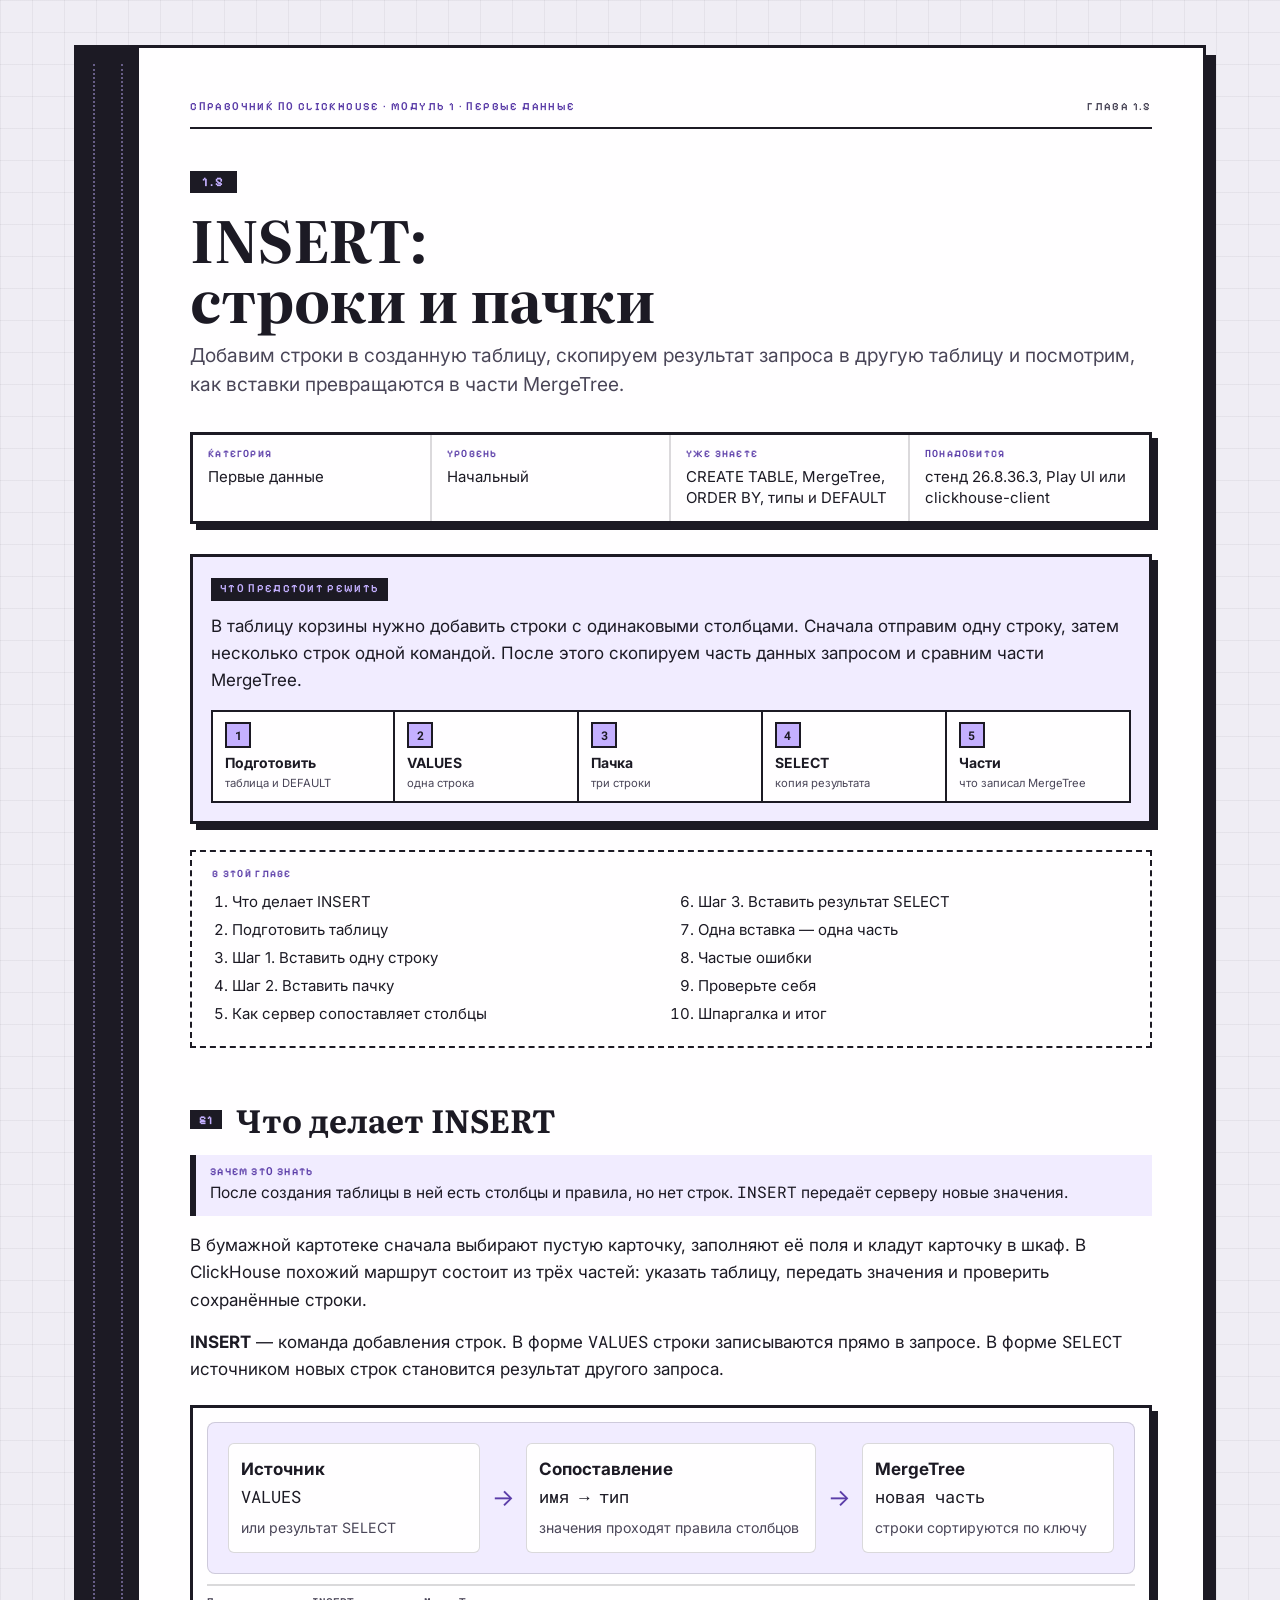
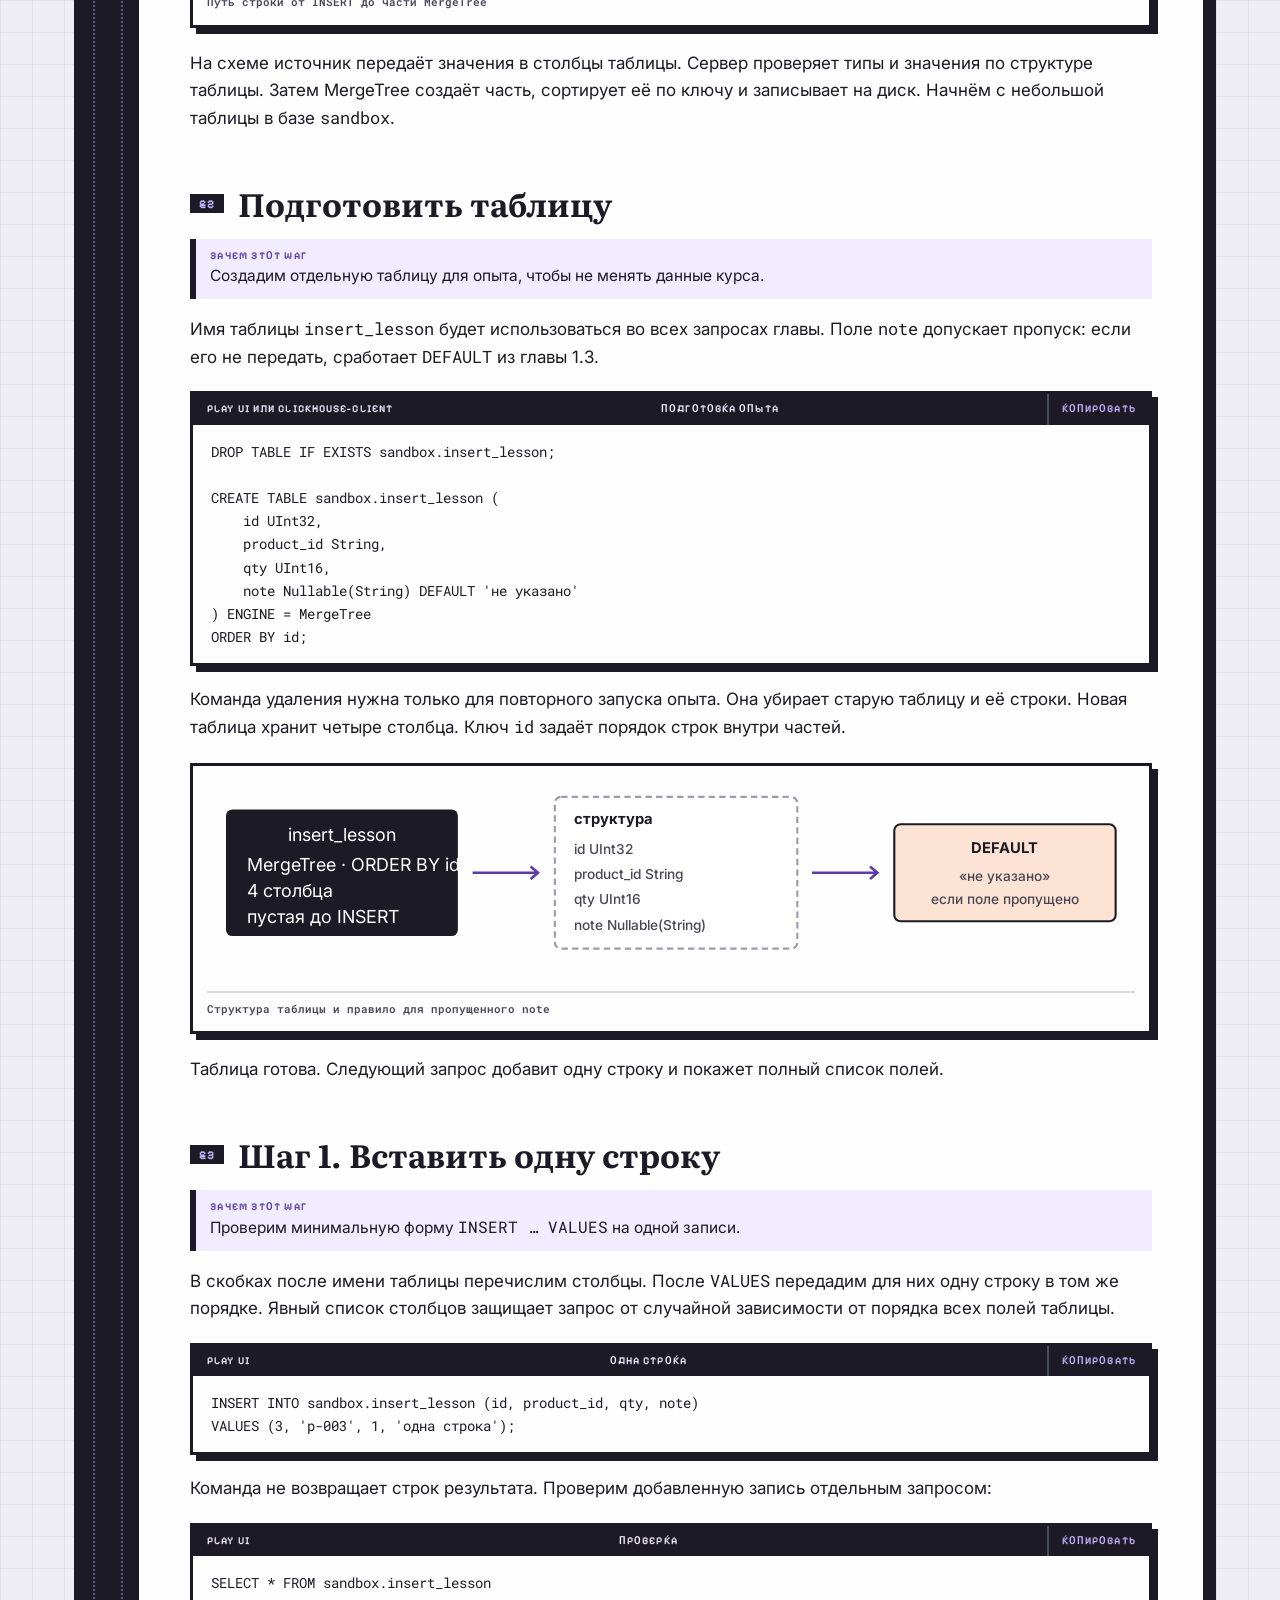
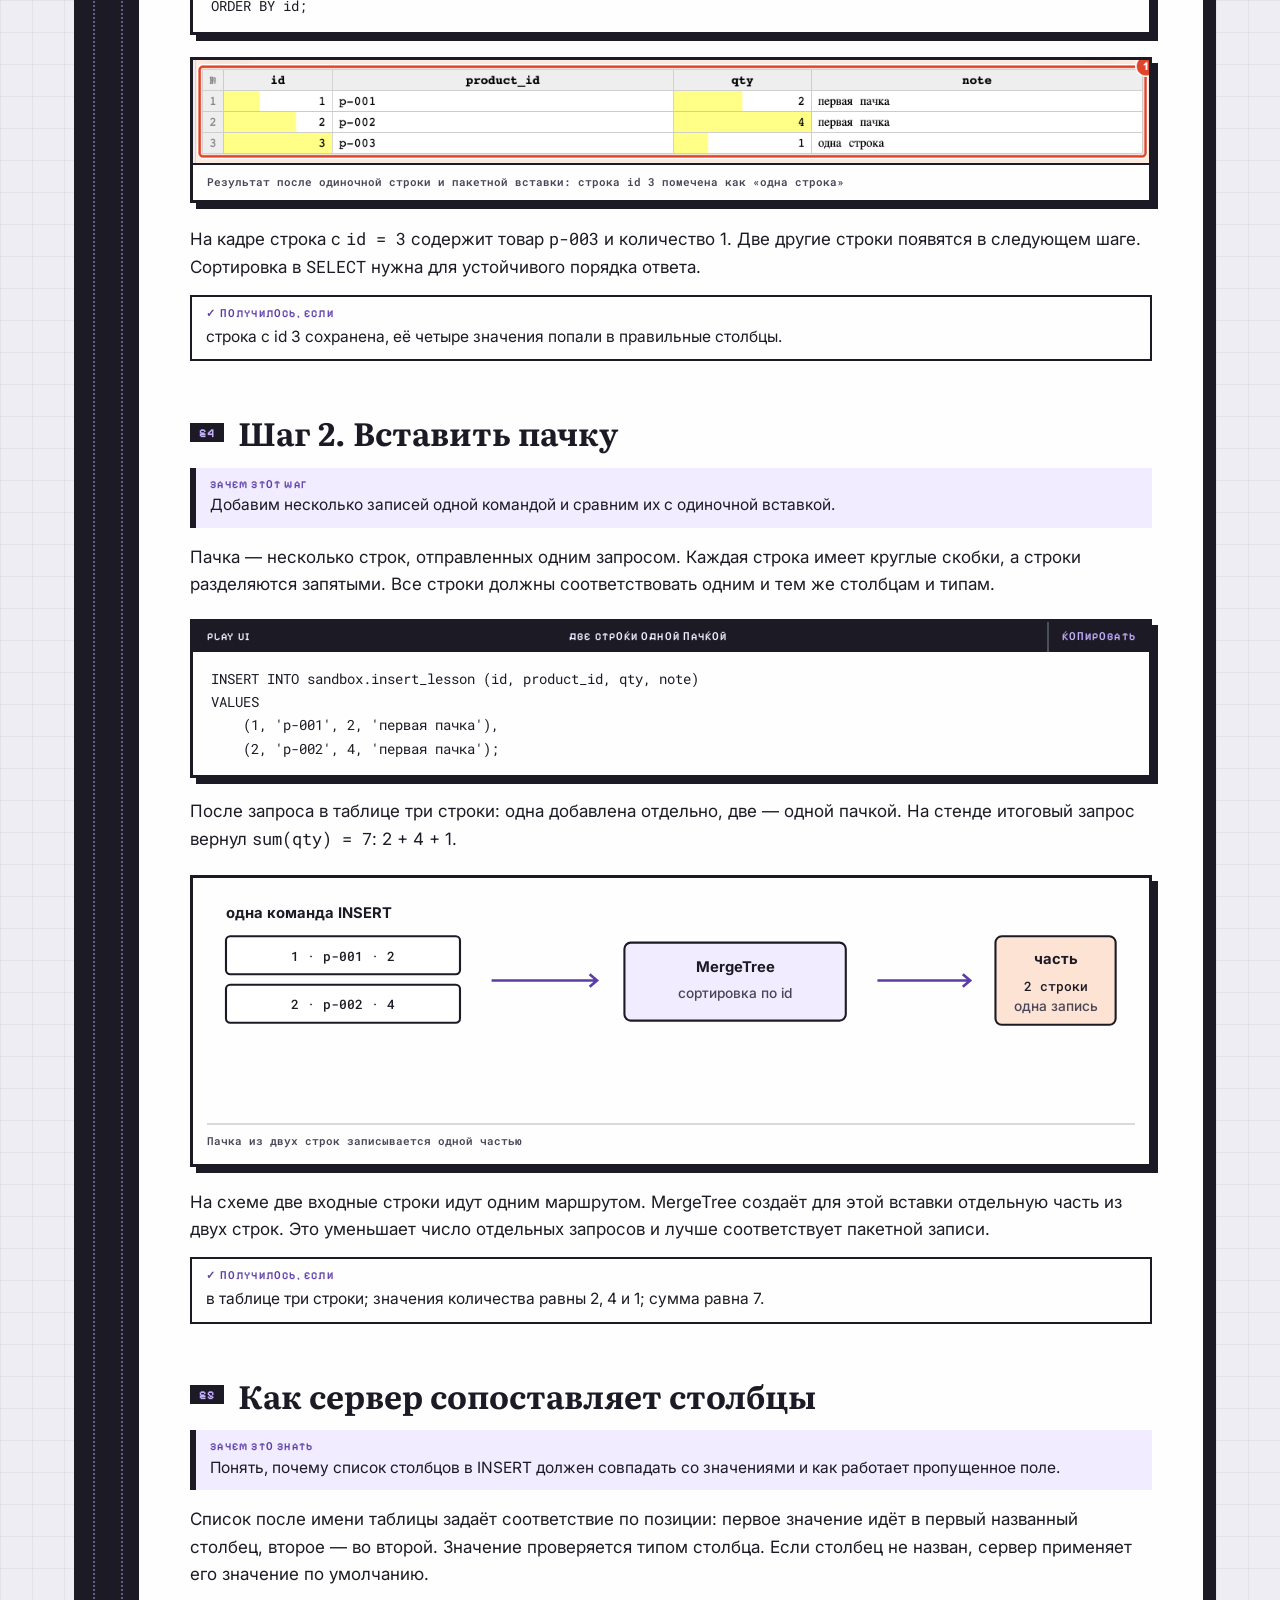
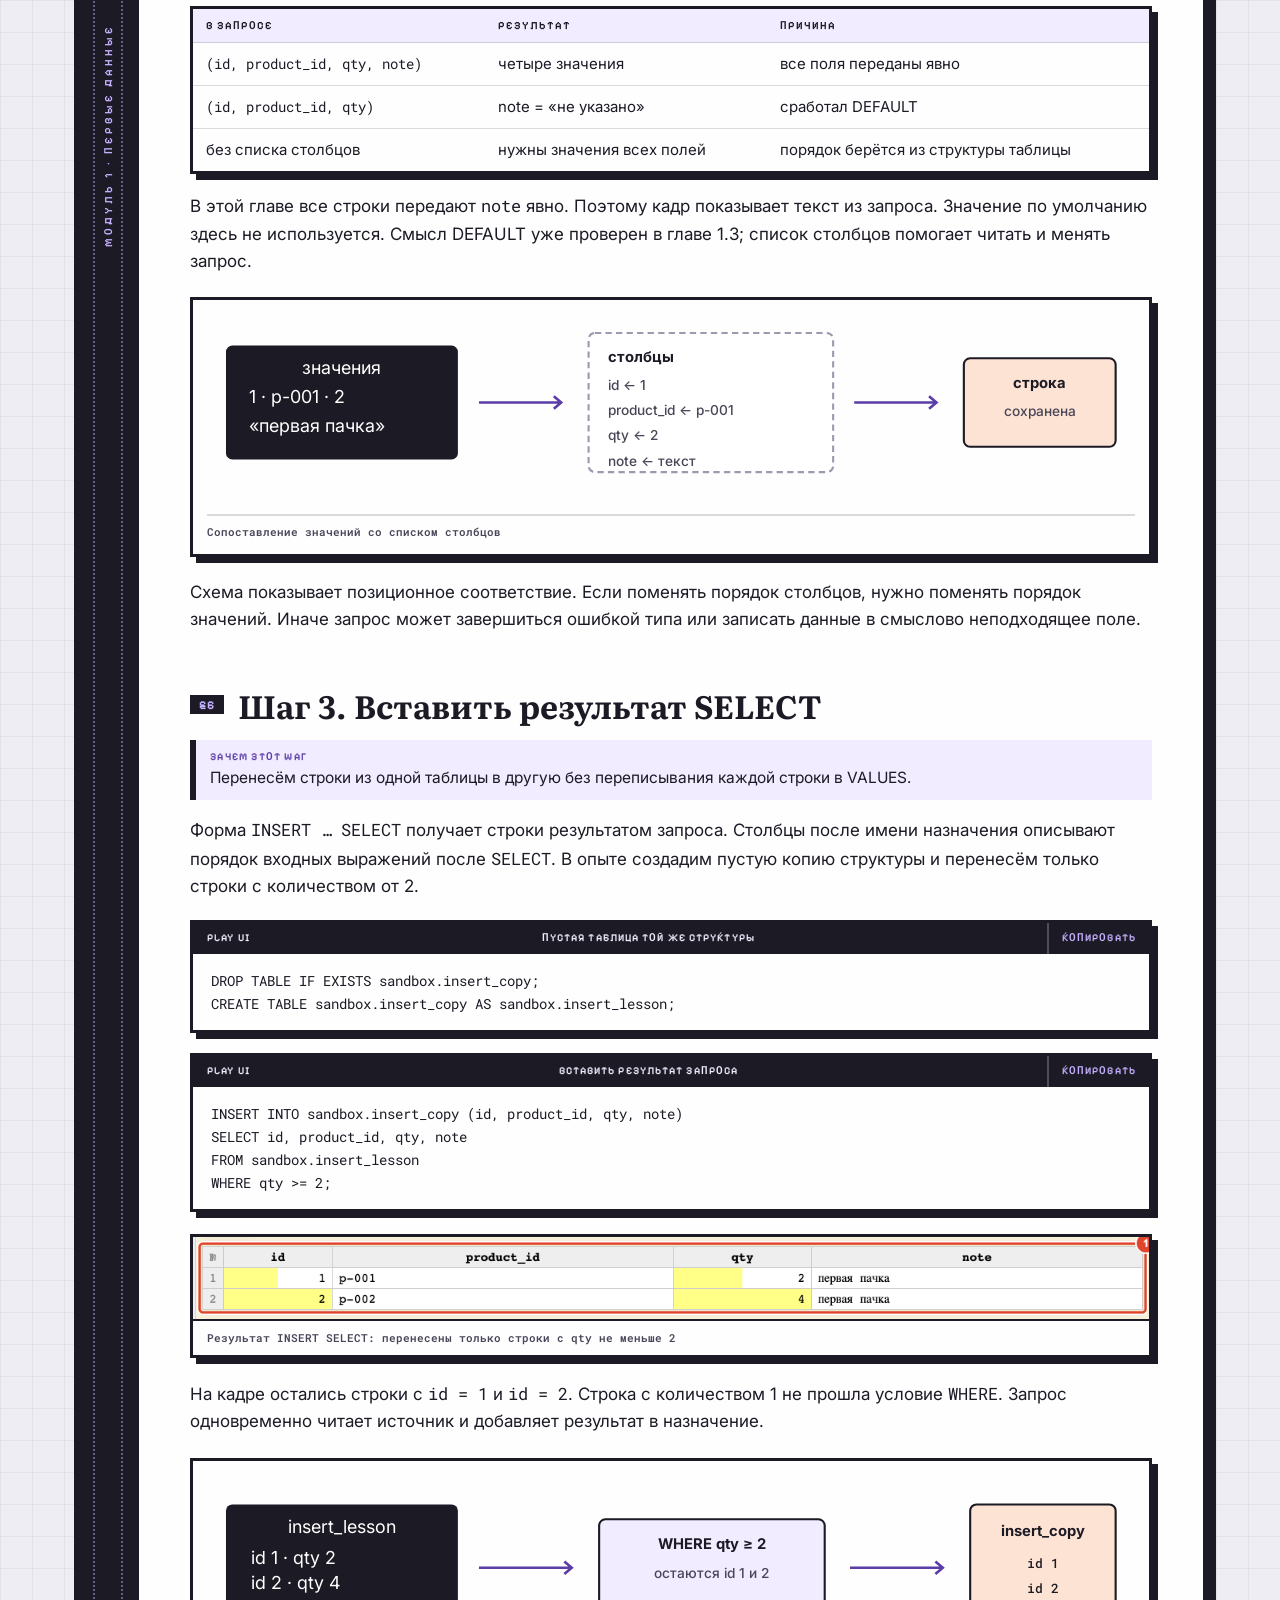
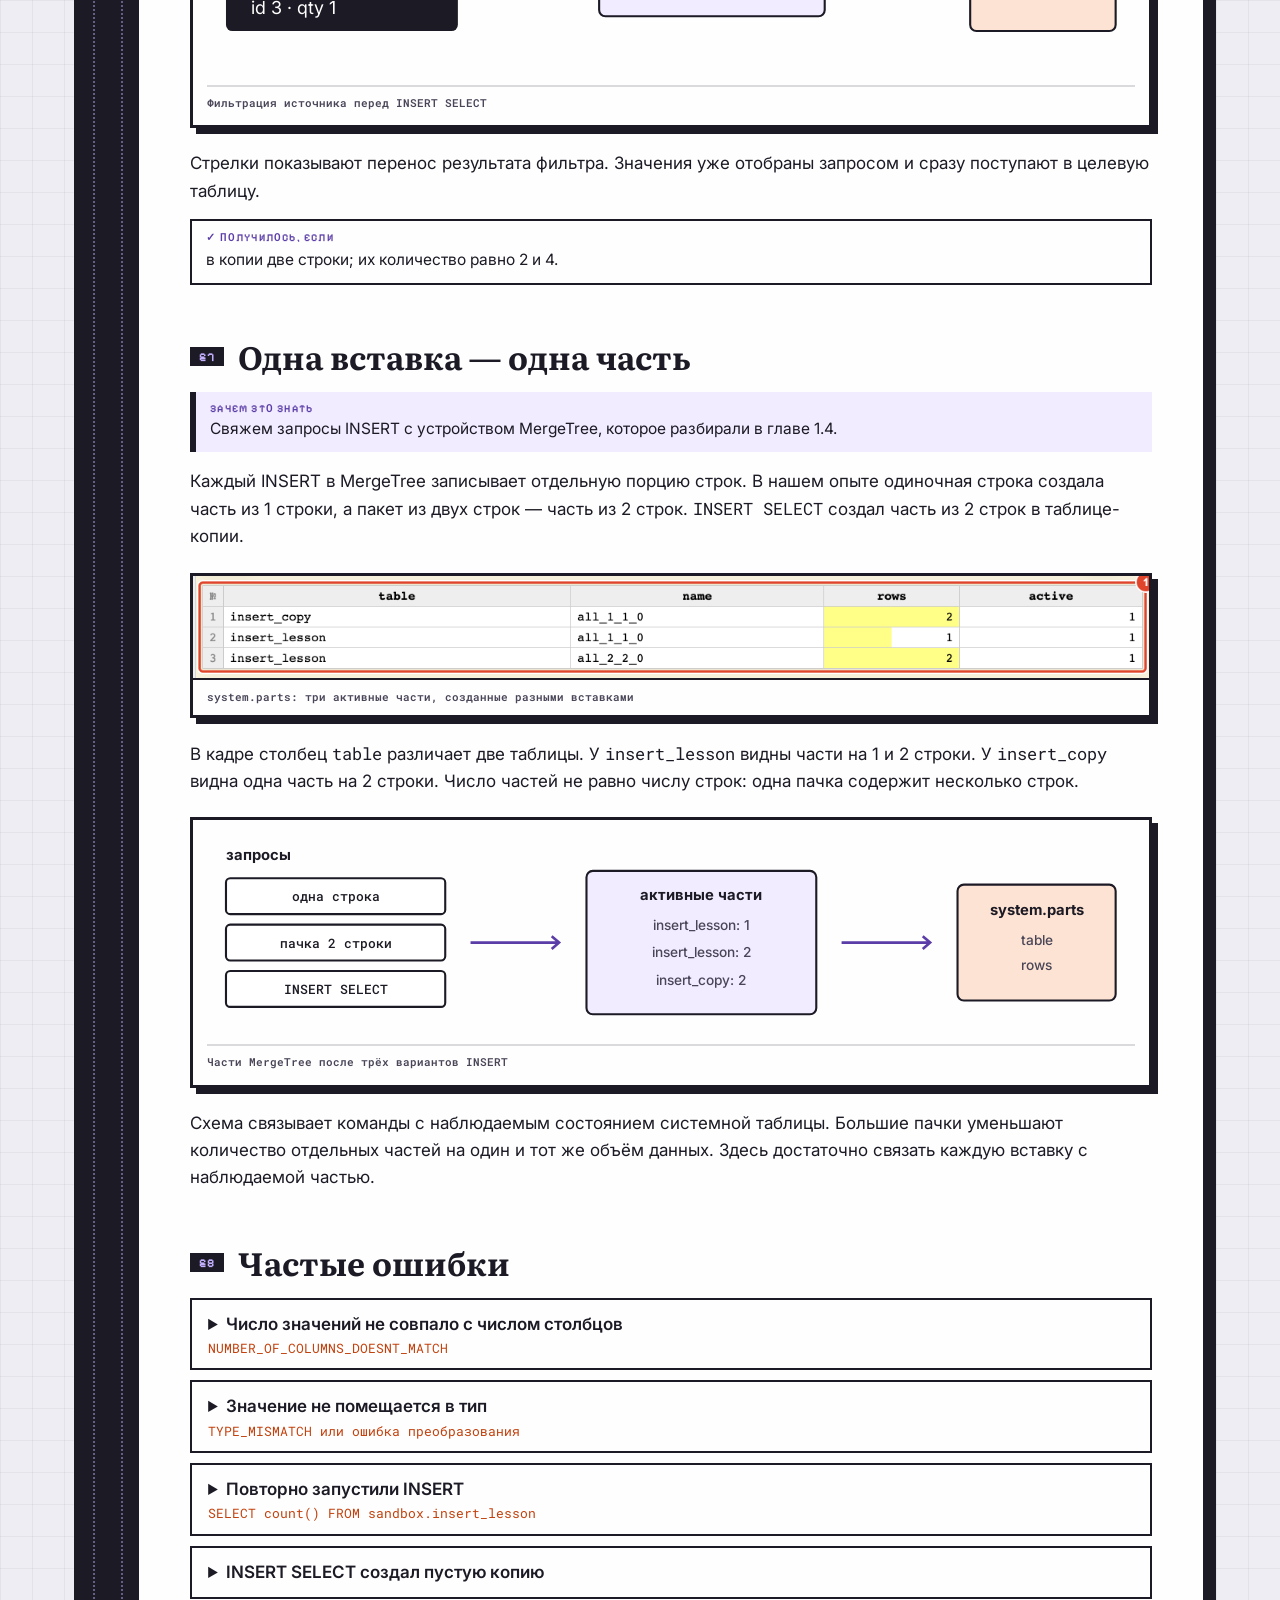
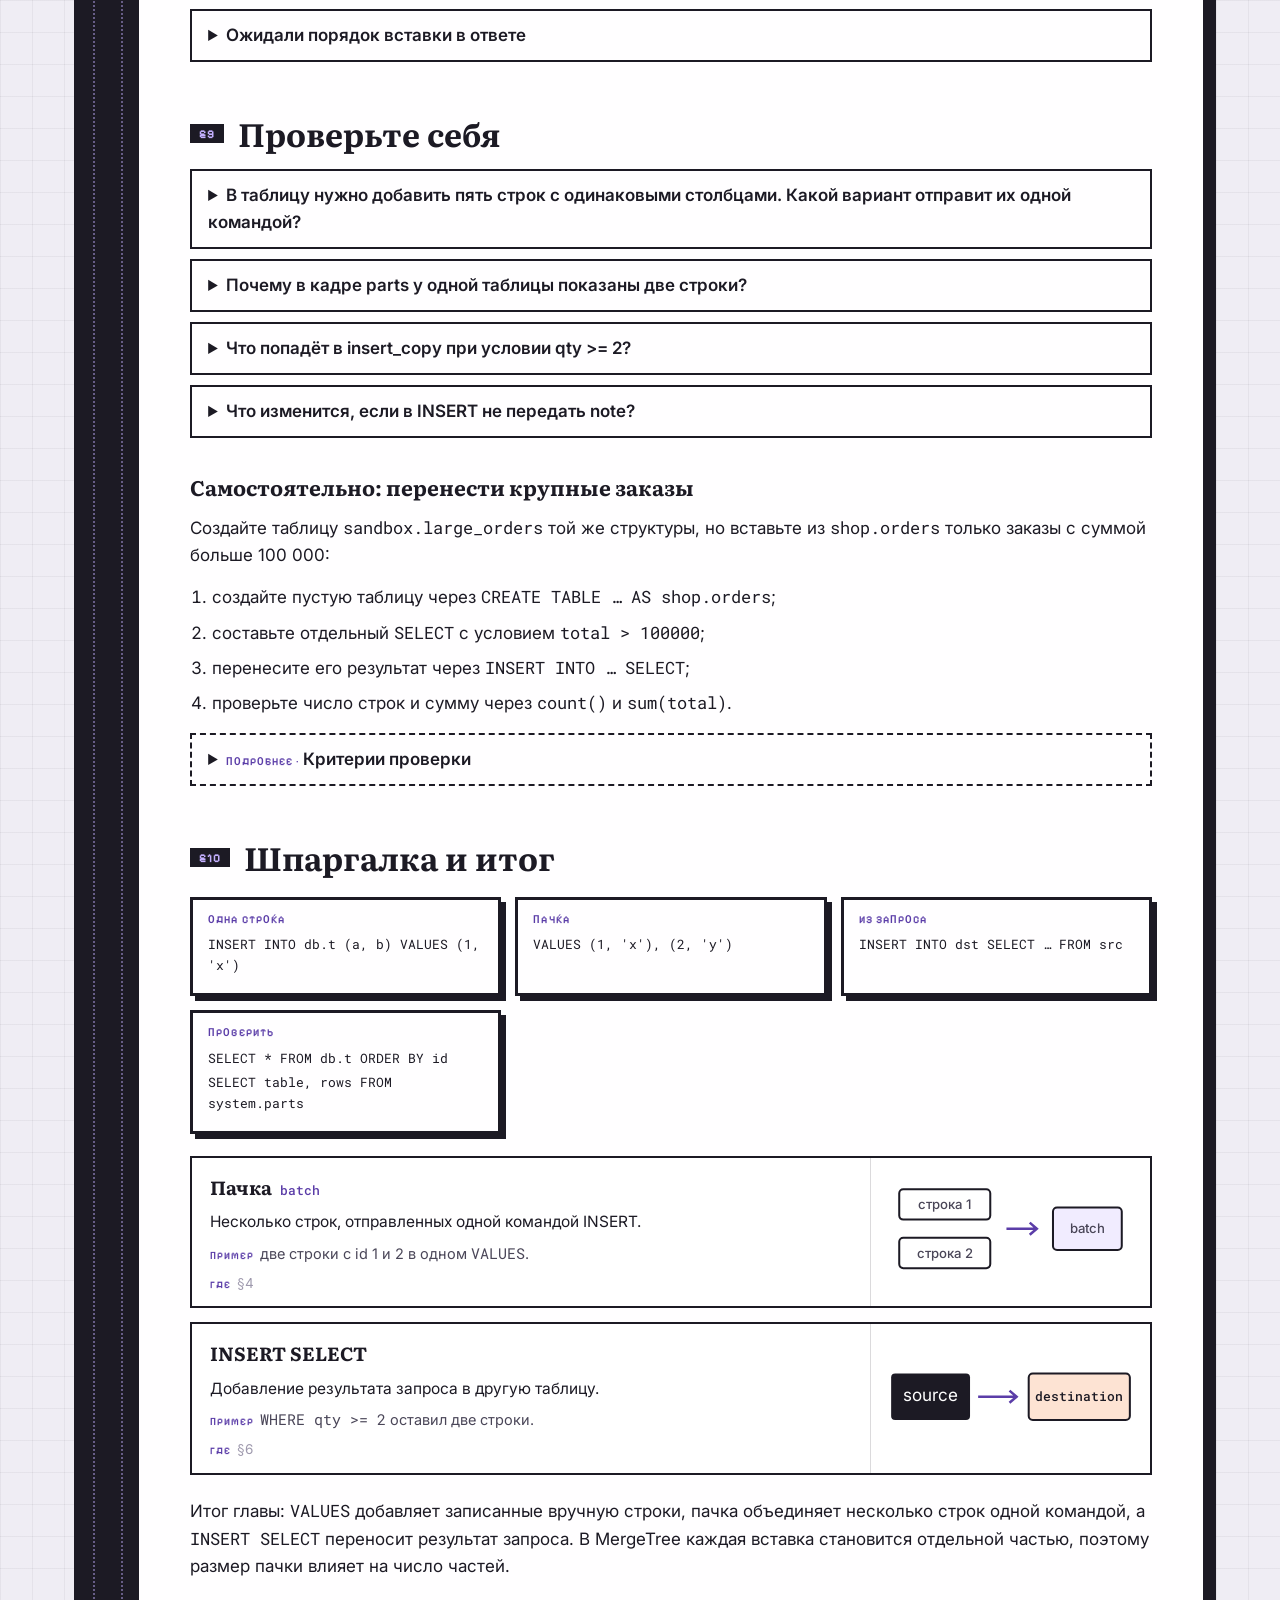
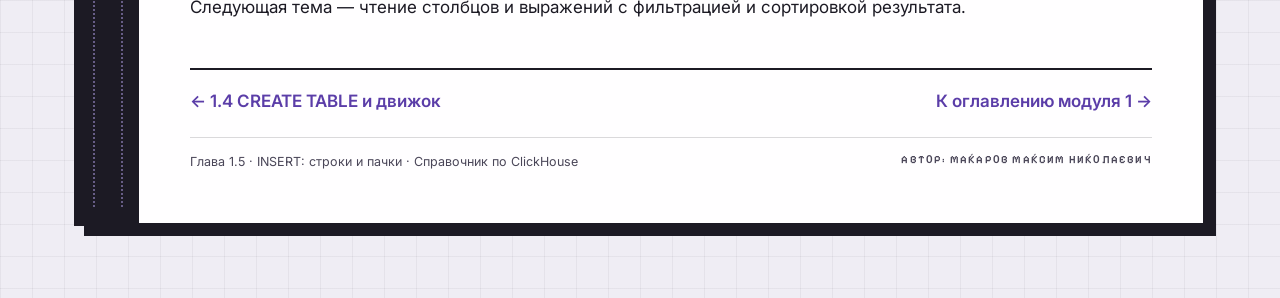
<file: temy/15-insert/index.html>
<!doctype html>
<html lang="ru">
<head>
  <meta charset="utf-8">
  <meta name="viewport" content="width=device-width, initial-scale=1">
  <meta name="theme-color" content="#1C1A24">
  <title>1.5 INSERT: строки и пачки · Справочник по ClickHouse</title>
  <link rel="preconnect" href="https://fonts.googleapis.com">
  <link rel="preconnect" href="https://fonts.gstatic.com" crossorigin>
  <link href="https://fonts.googleapis.com/css2?family=Inter:wght@400;500;600;700;800&family=Literata:ital,opsz,wght@0,7..72,600;0,7..72,700;1,7..72,400;1,7..72,700&family=Pixelify+Sans:wght@500;600;700&family=Roboto+Mono:wght@400;500;700&display=swap" rel="stylesheet">
  <link rel="stylesheet" href="../../styles.css">
  <style>
    .insert-flow { display:grid; grid-template-columns:minmax(0,1fr) auto minmax(0,1.15fr) auto minmax(0,1fr); gap:12px; align-items:center; padding:20px; border:1px solid var(--rule); background:var(--leaf-pale); border-radius:8px; }
    .insert-flow > div { min-width:0; padding:12px; background:var(--page); border:1px solid var(--rule); border-radius:6px; }
    .insert-flow b,.insert-flow code,.insert-flow small { display:block; overflow-wrap:anywhere; }
    .insert-flow small { margin-top:7px; color:var(--ink-soft); }
    .insert-flow .arrow { padding:0; border:0; background:transparent; font-size:24px; color:var(--leaf); text-align:center; }
    .batch-table td { vertical-align:top; }
    @media (max-width:600px) {
      .insert-flow { grid-template-columns:minmax(0,1fr); padding:12px; }
      .insert-flow .arrow { transform:rotate(90deg); }
      figure.pic svg { min-width:0; }
    }
  </style>
</head>
<body>
<div class="book"><div class="book__body">
  <div class="spine"><span>Модуль 1 · Первые данные</span></div>
  <main class="leaf">
    <div class="running"><p class="eyebrow"><a href="../../index.html" style="text-decoration:none;color:inherit">Справочник по ClickHouse</a> · модуль 1 · первые данные</p><p class="running__folio">Глава 1.5</p></div>

    <header class="chapter-head"><span class="chapter-num">1.5</span><h1>INSERT:<br>строки и пачки</h1><p class="lead">Добавим строки в созданную таблицу, скопируем результат запроса в другую таблицу и посмотрим, как вставки превращаются в части MergeTree.</p></header>

    <dl class="passport">
      <div><dt>Категория</dt><dd>Первые данные</dd></div><div><dt>Уровень</dt><dd>Начальный</dd></div>
      <div><dt>Уже знаете</dt><dd>CREATE TABLE, MergeTree, ORDER BY, типы и DEFAULT</dd></div><div><dt>Понадобится</dt><dd>стенд 26.8.36.3, Play UI или clickhouse-client</dd></div>
    </dl>

    <section class="gist" aria-label="Задача главы"><p class="gist__head">Что предстоит решить</p><p>В таблицу корзины нужно добавить строки с одинаковыми столбцами. Сначала отправим одну строку, затем несколько строк одной командой. После этого скопируем часть данных запросом и сравним части MergeTree.</p><ol class="route" aria-label="Шаги главы"><li><a href="#s2"><b>Подготовить</b><small>таблица и DEFAULT</small></a></li><li><a href="#s3"><b>VALUES</b><small>одна строка</small></a></li><li><a href="#s4"><b>Пачка</b><small>три строки</small></a></li><li><a href="#s6"><b>SELECT</b><small>копия результата</small></a></li><li><a href="#s7"><b>Части</b><small>что записал MergeTree</small></a></li></ol></section>

    <nav class="contents"><b>В этой главе</b><ol>
      <li><a href="#s1">Что делает INSERT</a></li><li><a href="#s2">Подготовить таблицу</a></li><li><a href="#s3">Шаг 1. Вставить одну строку</a></li><li><a href="#s4">Шаг 2. Вставить пачку</a></li><li><a href="#s5">Как сервер сопоставляет столбцы</a></li><li><a href="#s6">Шаг 3. Вставить результат SELECT</a></li><li><a href="#s7">Одна вставка — одна часть</a></li><li><a href="#s8">Частые ошибки</a></li><li><a href="#s9">Проверьте себя</a></li><li><a href="#s10">Шпаргалка и итог</a></li>
    </ol></nav>

    <h2 id="s1"><span class="sec">§1</span>Что делает INSERT</h2>
    <p class="purpose"><b>Зачем это знать</b>После создания таблицы в ней есть столбцы и правила, но нет строк. <code>INSERT</code> передаёт серверу новые значения.</p>
    <p>В бумажной картотеке сначала выбирают пустую карточку, заполняют её поля и кладут карточку в шкаф. В ClickHouse похожий маршрут состоит из трёх частей: указать таблицу, передать значения и проверить сохранённые строки.</p>
    <p><b>INSERT</b> — команда добавления строк. В форме <code>VALUES</code> строки записываются прямо в запросе. В форме <code>SELECT</code> источником новых строк становится результат другого запроса.</p>
    <figure class="pic"><div class="insert-flow" role="img" aria-label="INSERT передаёт строки в таблицу: источник, проверка столбцов, новая часть MergeTree"><div><b>Источник</b><code>VALUES</code><small>или результат SELECT</small></div><span class="arrow" aria-hidden="true">→</span><div><b>Сопоставление</b><code>имя → тип</code><small>значения проходят правила столбцов</small></div><span class="arrow" aria-hidden="true">→</span><div><b>MergeTree</b><code>новая часть</code><small>строки сортируются по ключу</small></div></div><figcaption>Путь строки от INSERT до части MergeTree</figcaption></figure>
    <p>На схеме источник передаёт значения в столбцы таблицы. Сервер проверяет типы и значения по структуре таблицы. Затем MergeTree создаёт часть, сортирует её по ключу и записывает на диск. Начнём с небольшой таблицы в базе <code>sandbox</code>.</p>

    <h2 id="s2"><span class="sec">§2</span>Подготовить таблицу</h2>
    <p class="purpose"><b>Зачем этот шаг</b>Создадим отдельную таблицу для опыта, чтобы не менять данные курса.</p>
    <p>Имя таблицы <code>insert_lesson</code> будет использоваться во всех запросах главы. Поле <code>note</code> допускает пропуск: если его не передать, сработает <code>DEFAULT</code> из главы 1.3.</p>
    <figure class="code"><figcaption><span>Play UI или clickhouse-client</span><span>подготовка опыта</span></figcaption><pre>DROP TABLE IF EXISTS sandbox.insert_lesson;

CREATE TABLE sandbox.insert_lesson (
    id UInt32,
    product_id String,
    qty UInt16,
    note Nullable(String) DEFAULT 'не указано'
) ENGINE = MergeTree
ORDER BY id;</pre></figure>
    <p>Команда удаления нужна только для повторного запуска опыта. Она убирает старую таблицу и её строки. Новая таблица хранит четыре столбца. Ключ <code>id</code> задаёт порядок строк внутри частей.</p>
    <figure class="pic"><svg viewBox="0 0 880 190" role="img" aria-label="Схема таблицы insert_lesson: id, product_id, qty и note с типами и значением по умолчанию"><rect class="sc-ink" x="18" y="28" width="220" height="120" rx="6"/><text class="tw tc" x="128" y="58">insert_lesson</text><text class="tw" x="38" y="86">MergeTree · ORDER BY id</text><text class="tw" x="38" y="111">4 столбца</text><text class="tw" x="38" y="136">пустая до INSERT</text><path class="sc-arrow" d="M252 88 L314 88 M307 82 L314 88 L307 94"/><rect class="sc-soft" x="330" y="16" width="230" height="144" rx="6"/><text class="tb" x="348" y="42">структура</text><text class="t" x="348" y="70">id UInt32</text><text class="t" x="348" y="94">product_id String</text><text class="t" x="348" y="118">qty UInt16</text><text class="t" x="348" y="142">note Nullable(String)</text><path class="sc-arrow" d="M574 88 L636 88 M629 82 L636 88 L629 94"/><rect class="sc-warm" x="652" y="42" width="210" height="92" rx="6"/><text class="tb tc" x="757" y="69">DEFAULT</text><text class="t tc" x="757" y="96">«не указано»</text><text class="t tc" x="757" y="118">если поле пропущено</text></svg><figcaption>Структура таблицы и правило для пропущенного note</figcaption></figure>
    <p>Таблица готова. Следующий запрос добавит одну строку и покажет полный список полей.</p>

    <h2 id="s3"><span class="sec">§3</span>Шаг 1. Вставить одну строку</h2>
    <p class="purpose"><b>Зачем этот шаг</b>Проверим минимальную форму <code>INSERT … VALUES</code> на одной записи.</p>
    <p>В скобках после имени таблицы перечислим столбцы. После <code>VALUES</code> передадим для них одну строку в том же порядке. Явный список столбцов защищает запрос от случайной зависимости от порядка всех полей таблицы.</p>
    <figure class="code"><figcaption><span>Play UI</span><span>одна строка</span></figcaption><pre>INSERT INTO sandbox.insert_lesson (id, product_id, qty, note)
VALUES (3, 'p-003', 1, 'одна строка');</pre></figure>
    <p>Команда не возвращает строк результата. Проверим добавленную запись отдельным запросом:</p>
    <figure class="code"><figcaption><span>Play UI</span><span>проверка</span></figcaption><pre>SELECT * FROM sandbox.insert_lesson
ORDER BY id;</pre></figure>
    <figure class="shot"><img loading="lazy" src="../../shots/15-01-values.png" alt="Три строки insert_lesson: id 1, 2 и 3; строка 3 добавлена одной вставкой"><figcaption>Результат после одиночной строки и пакетной вставки: строка id 3 помечена как «одна строка»</figcaption></figure>
    <p>На кадре строка с <code>id = 3</code> содержит товар <code>p-003</code> и количество 1. Две другие строки появятся в следующем шаге. Сортировка в <code>SELECT</code> нужна для устойчивого порядка ответа.</p>
    <p class="check">строка с id 3 сохранена, её четыре значения попали в правильные столбцы.</p>

    <h2 id="s4"><span class="sec">§4</span>Шаг 2. Вставить пачку</h2>
    <p class="purpose"><b>Зачем этот шаг</b>Добавим несколько записей одной командой и сравним их с одиночной вставкой.</p>
    <p>Пачка — несколько строк, отправленных одним запросом. Каждая строка имеет круглые скобки, а строки разделяются запятыми. Все строки должны соответствовать одним и тем же столбцам и типам.</p>
    <figure class="code"><figcaption><span>Play UI</span><span>две строки одной пачкой</span></figcaption><pre>INSERT INTO sandbox.insert_lesson (id, product_id, qty, note)
VALUES
    (1, 'p-001', 2, 'первая пачка'),
    (2, 'p-002', 4, 'первая пачка');</pre></figure>
    <p>После запроса в таблице три строки: одна добавлена отдельно, две — одной пачкой. На стенде итоговый запрос вернул <code>sum(qty) = 7</code>: 2 + 4 + 1.</p>
    <figure class="pic"><svg viewBox="0 0 880 210" role="img" aria-label="Пачка из двух строк проходит одной стрелкой в MergeTree и становится частью из двух строк"><text class="tb" x="18" y="25">одна команда INSERT</text><rect class="sc-box" x="18" y="42" width="222" height="36" rx="4"/><text class="tm tc" x="129" y="65">1 · p-001 · 2</text><rect class="sc-box" x="18" y="88" width="222" height="36" rx="4"/><text class="tm tc" x="129" y="111">2 · p-002 · 4</text><path class="sc-arrow" d="M270 84 L370 84 M363 78 L370 84 L363 90"/><rect class="sc-acc" x="396" y="48" width="210" height="74" rx="6"/><text class="tb tc" x="501" y="76">MergeTree</text><text class="t tc" x="501" y="101">сортировка по id</text><path class="sc-arrow" d="M636 84 L724 84 M717 78 L724 84 L717 90"/><rect class="sc-warm" x="748" y="42" width="114" height="84" rx="6"/><text class="tb tc" x="805" y="68">часть</text><text class="tm tc" x="805" y="94">2 строки</text><text class="t tc" x="805" y="113">одна запись</text></svg><figcaption>Пачка из двух строк записывается одной частью</figcaption></figure>
    <p>На схеме две входные строки идут одним маршрутом. MergeTree создаёт для этой вставки отдельную часть из двух строк. Это уменьшает число отдельных запросов и лучше соответствует пакетной записи.</p>
    <p class="check">в таблице три строки; значения количества равны 2, 4 и 1; сумма равна 7.</p>

    <h2 id="s5"><span class="sec">§5</span>Как сервер сопоставляет столбцы</h2>
    <p class="purpose"><b>Зачем это знать</b>Понять, почему список столбцов в INSERT должен совпадать со значениями и как работает пропущенное поле.</p>
    <p>Список после имени таблицы задаёт соответствие по позиции: первое значение идёт в первый названный столбец, второе — во второй. Значение проверяется типом столбца. Если столбец не назван, сервер применяет его значение по умолчанию.</p>
    <div class="table-scroll"><table class="batch-table"><thead><tr><th>В запросе</th><th>Результат</th><th>Причина</th></tr></thead><tbody><tr><td><code>(id, product_id, qty, note)</code></td><td>четыре значения</td><td>все поля переданы явно</td></tr><tr><td><code>(id, product_id, qty)</code></td><td>note = «не указано»</td><td>сработал DEFAULT</td></tr><tr><td>без списка столбцов</td><td>нужны значения всех полей</td><td>порядок берётся из структуры таблицы</td></tr></tbody></table></div>
    <p>В этой главе все строки передают <code>note</code> явно. Поэтому кадр показывает текст из запроса. Значение по умолчанию здесь не используется. Смысл DEFAULT уже проверен в главе 1.3; список столбцов помогает читать и менять запрос.</p>
    <figure class="pic"><svg viewBox="0 0 880 180" role="img" aria-label="Список столбцов INSERT сопоставляет значения по позиции: id получает 1, product_id получает p-001, qty получает 2, note получает текст"><rect class="sc-ink" x="18" y="30" width="220" height="108" rx="6"/><text class="tw tc" x="128" y="57">значения</text><text class="tw" x="40" y="84">1 · p-001 · 2</text><text class="tw" x="40" y="112">«первая пачка»</text><path class="sc-arrow" d="M258 84 L336 84 M329 78 L336 84 L329 90"/><rect class="sc-soft" x="362" y="18" width="232" height="132" rx="6"/><text class="tb" x="380" y="46">столбцы</text><text class="t" x="380" y="72">id ← 1</text><text class="t" x="380" y="96">product_id ← p-001</text><text class="t" x="380" y="120">qty ← 2</text><text class="t" x="380" y="144">note ← текст</text><path class="sc-arrow" d="M614 84 L692 84 M685 78 L692 84 L685 90"/><rect class="sc-warm" x="718" y="42" width="144" height="84" rx="6"/><text class="tb tc" x="790" y="70">строка</text><text class="t tc" x="790" y="97">сохранена</text></svg><figcaption>Сопоставление значений со списком столбцов</figcaption></figure>
    <p>Схема показывает позиционное соответствие. Если поменять порядок столбцов, нужно поменять порядок значений. Иначе запрос может завершиться ошибкой типа или записать данные в смыслово неподходящее поле.</p>

    <h2 id="s6"><span class="sec">§6</span>Шаг 3. Вставить результат SELECT</h2>
    <p class="purpose"><b>Зачем этот шаг</b>Перенесём строки из одной таблицы в другую без переписывания каждой строки в VALUES.</p>
    <p>Форма <code>INSERT … SELECT</code> получает строки результатом запроса. Столбцы после имени назначения описывают порядок входных выражений после <code>SELECT</code>. В опыте создадим пустую копию структуры и перенесём только строки с количеством от 2.</p>
    <figure class="code"><figcaption><span>Play UI</span><span>пустая таблица той же структуры</span></figcaption><pre>DROP TABLE IF EXISTS sandbox.insert_copy;
CREATE TABLE sandbox.insert_copy AS sandbox.insert_lesson;</pre></figure>
    <figure class="code"><figcaption><span>Play UI</span><span>вставить результат запроса</span></figcaption><pre>INSERT INTO sandbox.insert_copy (id, product_id, qty, note)
SELECT id, product_id, qty, note
FROM sandbox.insert_lesson
WHERE qty &gt;= 2;</pre></figure>
    <figure class="shot"><img loading="lazy" src="../../shots/15-02-select.png" alt="В таблице insert_copy две строки: id 1 с qty 2 и id 2 с qty 4"><figcaption>Результат INSERT SELECT: перенесены только строки с qty не меньше 2</figcaption></figure>
    <p>На кадре остались строки с <code>id = 1</code> и <code>id = 2</code>. Строка с количеством 1 не прошла условие <code>WHERE</code>. Запрос одновременно читает источник и добавляет результат в назначение.</p>
    <figure class="pic"><svg viewBox="0 0 880 190" role="img" aria-label="INSERT SELECT читает три строки, условие qty больше или равно 2 пропускает две, две строки записываются в insert_copy"><rect class="sc-ink" x="18" y="28" width="220" height="120" rx="6"/><text class="tw tc" x="128" y="55">insert_lesson</text><text class="tw" x="42" y="84">id 1 · qty 2</text><text class="tw" x="42" y="108">id 2 · qty 4</text><text class="tw" x="42" y="132">id 3 · qty 1</text><path class="sc-arrow" d="M258 88 L346 88 M339 82 L346 88 L339 94"/><rect class="sc-acc" x="372" y="42" width="214" height="92" rx="6"/><text class="tb tc" x="479" y="70">WHERE qty ≥ 2</text><text class="t tc" x="479" y="98">остаются id 1 и 2</text><path class="sc-arrow" d="M610 88 L698 88 M691 82 L698 88 L691 94"/><rect class="sc-warm" x="724" y="28" width="138" height="120" rx="6"/><text class="tb tc" x="793" y="58">insert_copy</text><text class="tm tc" x="793" y="88">id 1</text><text class="tm tc" x="793" y="112">id 2</text></svg><figcaption>Фильтрация источника перед INSERT SELECT</figcaption></figure>
    <p>Стрелки показывают перенос результата фильтра. Значения уже отобраны запросом и сразу поступают в целевую таблицу.</p>
    <p class="check">в копии две строки; их количество равно 2 и 4.</p>

    <h2 id="s7"><span class="sec">§7</span>Одна вставка — одна часть</h2>
    <p class="purpose"><b>Зачем это знать</b>Свяжем запросы INSERT с устройством MergeTree, которое разбирали в главе 1.4.</p>
    <p>Каждый INSERT в MergeTree записывает отдельную порцию строк. В нашем опыте одиночная строка создала часть из 1 строки, а пакет из двух строк — часть из 2 строк. <code>INSERT SELECT</code> создал часть из 2 строк в таблице-копии.</p>
    <figure class="shot"><img loading="lazy" src="../../shots/15-03-parts.png" alt="system.parts показывает insert_copy с частью на 2 строки и insert_lesson с частями на 1 и 2 строки"><figcaption>system.parts: три активные части, созданные разными вставками</figcaption></figure>
    <p>В кадре столбец <code>table</code> различает две таблицы. У <code>insert_lesson</code> видны части на 1 и 2 строки. У <code>insert_copy</code> видна одна часть на 2 строки. Число частей не равно числу строк: одна пачка содержит несколько строк.</p>
    <figure class="pic"><svg viewBox="0 0 880 190" role="img" aria-label="Три INSERT создают три части: insert_lesson получает части на 1 и 2 строки, insert_copy — часть на 2 строки"><text class="tb" x="18" y="25">запросы</text><rect class="sc-box" x="18" y="42" width="208" height="34" rx="4"/><text class="tm tc" x="122" y="64">одна строка</text><rect class="sc-box" x="18" y="86" width="208" height="34" rx="4"/><text class="tm tc" x="122" y="108">пачка 2 строки</text><rect class="sc-box" x="18" y="130" width="208" height="34" rx="4"/><text class="tm tc" x="122" y="152">INSERT SELECT</text><path class="sc-arrow" d="M250 103 L334 103 M327 97 L334 103 L327 109"/><rect class="sc-acc" x="360" y="35" width="218" height="136" rx="6"/><text class="tb tc" x="469" y="63">активные части</text><text class="t tc" x="469" y="91">insert_lesson: 1</text><text class="t tc" x="469" y="117">insert_lesson: 2</text><text class="t tc" x="469" y="143">insert_copy: 2</text><path class="sc-arrow" d="M602 103 L686 103 M679 97 L686 103 L679 109"/><rect class="sc-warm" x="712" y="48" width="150" height="110" rx="6"/><text class="tb tc" x="787" y="77">system.parts</text><text class="t tc" x="787" y="105">table</text><text class="t tc" x="787" y="129">rows</text></svg><figcaption>Части MergeTree после трёх вариантов INSERT</figcaption></figure>
    <p>Схема связывает команды с наблюдаемым состоянием системной таблицы. Большие пачки уменьшают количество отдельных частей на один и тот же объём данных. Здесь достаточно связать каждую вставку с наблюдаемой частью.</p>

    <h2 id="s8"><span class="sec">§8</span>Частые ошибки</h2>
    <details class="err"><summary>Число значений не совпало с числом столбцов<small>NUMBER_OF_COLUMNS_DOESNT_MATCH</small></summary><p>Сверьте список после имени таблицы и каждую строку после <code>VALUES</code>. Уберите лишнее значение или добавьте нужный столбец с подходящим значением.</p></details>
    <details class="err"><summary>Значение не помещается в тип<small>TYPE_MISMATCH или ошибка преобразования</small></summary><p>Проверьте тип через <code>DESCRIBE sandbox.insert_lesson</code>. Количество для <code>UInt16</code> должно быть в его диапазоне, а текст передаётся в кавычках.</p></details>
    <details class="err"><summary>Повторно запустили INSERT<small>SELECT count() FROM sandbox.insert_lesson</small></summary><p>MergeTree не считает одинаковые строки ошибкой. Повторная команда добавит их ещё раз. Перед повтором опыта выполните подготовительный <code>DROP TABLE</code> и <code>CREATE TABLE</code>.</p></details>
    <details class="err"><summary>INSERT SELECT создал пустую копию</summary><p>Проверьте условие <code>WHERE</code> и запрос источника отдельно. Сначала выполните <code>SELECT id, product_id, qty, note FROM sandbox.insert_lesson WHERE qty &gt;= 2</code>. Затем добавьте этот запрос после <code>INSERT INTO</code>.</p></details>
    <details class="err"><summary>Ожидали порядок вставки в ответе</summary><p>Порядок ответа задаёт <code>ORDER BY</code> в запросе чтения. Ключ MergeTree определяет порядок хранения внутри частей, но сам по себе не является гарантией порядка выдачи.</p></details>

    <h2 id="s9"><span class="sec">§9</span>Проверьте себя</h2>
    <details><summary>В таблицу нужно добавить пять строк с одинаковыми столбцами. Какой вариант отправит их одной командой?</summary><p>Одна команда <code>INSERT INTO … VALUES</code> с пятью строками в круглых скобках, разделёнными запятыми.</p></details>
    <details><summary>Почему в кадре parts у одной таблицы показаны две строки?</summary><p>Первая вставка добавила одну строку и создала часть на 1 строку. Вторая вставка добавила две строки одной пачкой и создала часть на 2 строки. Число частей соответствует порциям вставки. Одна порция может содержать несколько строк.</p></details>
    <details><summary>Что попадёт в insert_copy при условии qty &gt;= 2?</summary><p>Строки с id 1 и 2. У них количество 2 и 4; строка id 3 с количеством 1 условие не проходит.</p></details>
    <details><summary>Что изменится, если в INSERT не передать note?</summary><p>Для созданной таблицы сервер применит <code>DEFAULT 'не указано'</code>. Это правило действует, если способ вставки разрешает заполнение пропущенного столбца по умолчанию.</p></details>
    <h3>Самостоятельно: перенести крупные заказы</h3>
    <p>Создайте таблицу <code>sandbox.large_orders</code> той же структуры, но вставьте из <code>shop.orders</code> только заказы с суммой больше 100 000:</p>
    <ol><li>создайте пустую таблицу через <code>CREATE TABLE … AS shop.orders</code>;</li><li>составьте отдельный <code>SELECT</code> с условием <code>total &gt; 100000</code>;</li><li>перенесите его результат через <code>INSERT INTO … SELECT</code>;</li><li>проверьте число строк и сумму через <code>count()</code> и <code>sum(total)</code>.</li></ol>
    <details class="more"><summary>Критерии проверки</summary><p>В новой таблице есть только строки с <code>total &gt; 100000</code>. Список столбцов назначения и выражений SELECT совпадает по числу и порядку. Исходная таблица <code>shop.orders</code> не меняется.</p></details>

    <h2 id="s10"><span class="sec">§10</span>Шпаргалка и итог</h2>
    <div class="cheat"><div><b>Одна строка</b><code>INSERT INTO db.t (a, b) VALUES (1, 'x')</code></div><div><b>Пачка</b><code>VALUES (1, 'x'), (2, 'y')</code></div><div><b>Из запроса</b><code>INSERT INTO dst SELECT … FROM src</code></div><div><b>Проверить</b><code>SELECT * FROM db.t ORDER BY id</code><code>SELECT table, rows FROM system.parts</code></div></div>
    <div class="glossary"><article class="gl"><div class="gl__text"><h3>Пачка<i>batch</i></h3><p class="gl__def">Несколько строк, отправленных одной командой INSERT.</p><p class="gl__ex"><b>Пример</b>две строки с id 1 и 2 в одном <code>VALUES</code>.</p><p class="gl__where"><b>Где</b>§4</p></div><figure class="gl__pic"><svg viewBox="0 0 260 130" role="img" aria-label="Две строки входят в одну пачку"><rect class="sc-box" x="20" y="22" width="90" height="30" rx="4"/><text class="t tc" x="65" y="42">строка 1</text><rect class="sc-box" x="20" y="70" width="90" height="30" rx="4"/><text class="t tc" x="65" y="90">строка 2</text><path class="sc-arrow" d="M126 61 L156 61 M149 55 L156 61 L149 67"/><rect class="sc-acc" x="172" y="40" width="68" height="42" rx="4"/><text class="t tc" x="206" y="65">batch</text></svg></figure></article><article class="gl"><div class="gl__text"><h3>INSERT SELECT</h3><p class="gl__def">Добавление результата запроса в другую таблицу.</p><p class="gl__ex"><b>Пример</b><code>WHERE qty &gt;= 2</code> оставил две строки.</p><p class="gl__where"><b>Где</b>§6</p></div><figure class="gl__pic"><svg viewBox="0 0 260 130" role="img" aria-label="Фильтр передаёт две строки в другую таблицу"><rect class="sc-ink" x="12" y="40" width="78" height="46" rx="4"/><text class="tw tc" x="51" y="67">source</text><path class="sc-arrow" d="M98 63 L136 63 M129 57 L136 63 L129 69"/><rect class="sc-warm" x="148" y="40" width="100" height="46" rx="4"/><text class="tm tc" x="198" y="67">destination</text></svg></figure></article></div>
    <p>Итог главы: <code>VALUES</code> добавляет записанные вручную строки, пачка объединяет несколько строк одной командой, а <code>INSERT SELECT</code> переносит результат запроса. В MergeTree каждая вставка становится отдельной частью, поэтому размер пачки влияет на число частей.</p>
    <p>Следующая тема — чтение столбцов и выражений с фильтрацией и сортировкой результата.</p>

    <div class="pager"><a href="../14-create-table/index.html">← 1.4 CREATE TABLE и движок</a><a href="../../index.html#modules">К оглавлению модуля 1 →</a></div>
    <div class="colophon"><span>Глава 1.5 · INSERT: строки и пачки · Справочник по ClickHouse</span><span class="author-line">Автор: Макаров Максим Николаевич</span></div>
  </main>
</div></div>
<script src="../../book.js"></script>
</body>
</html>
</file>
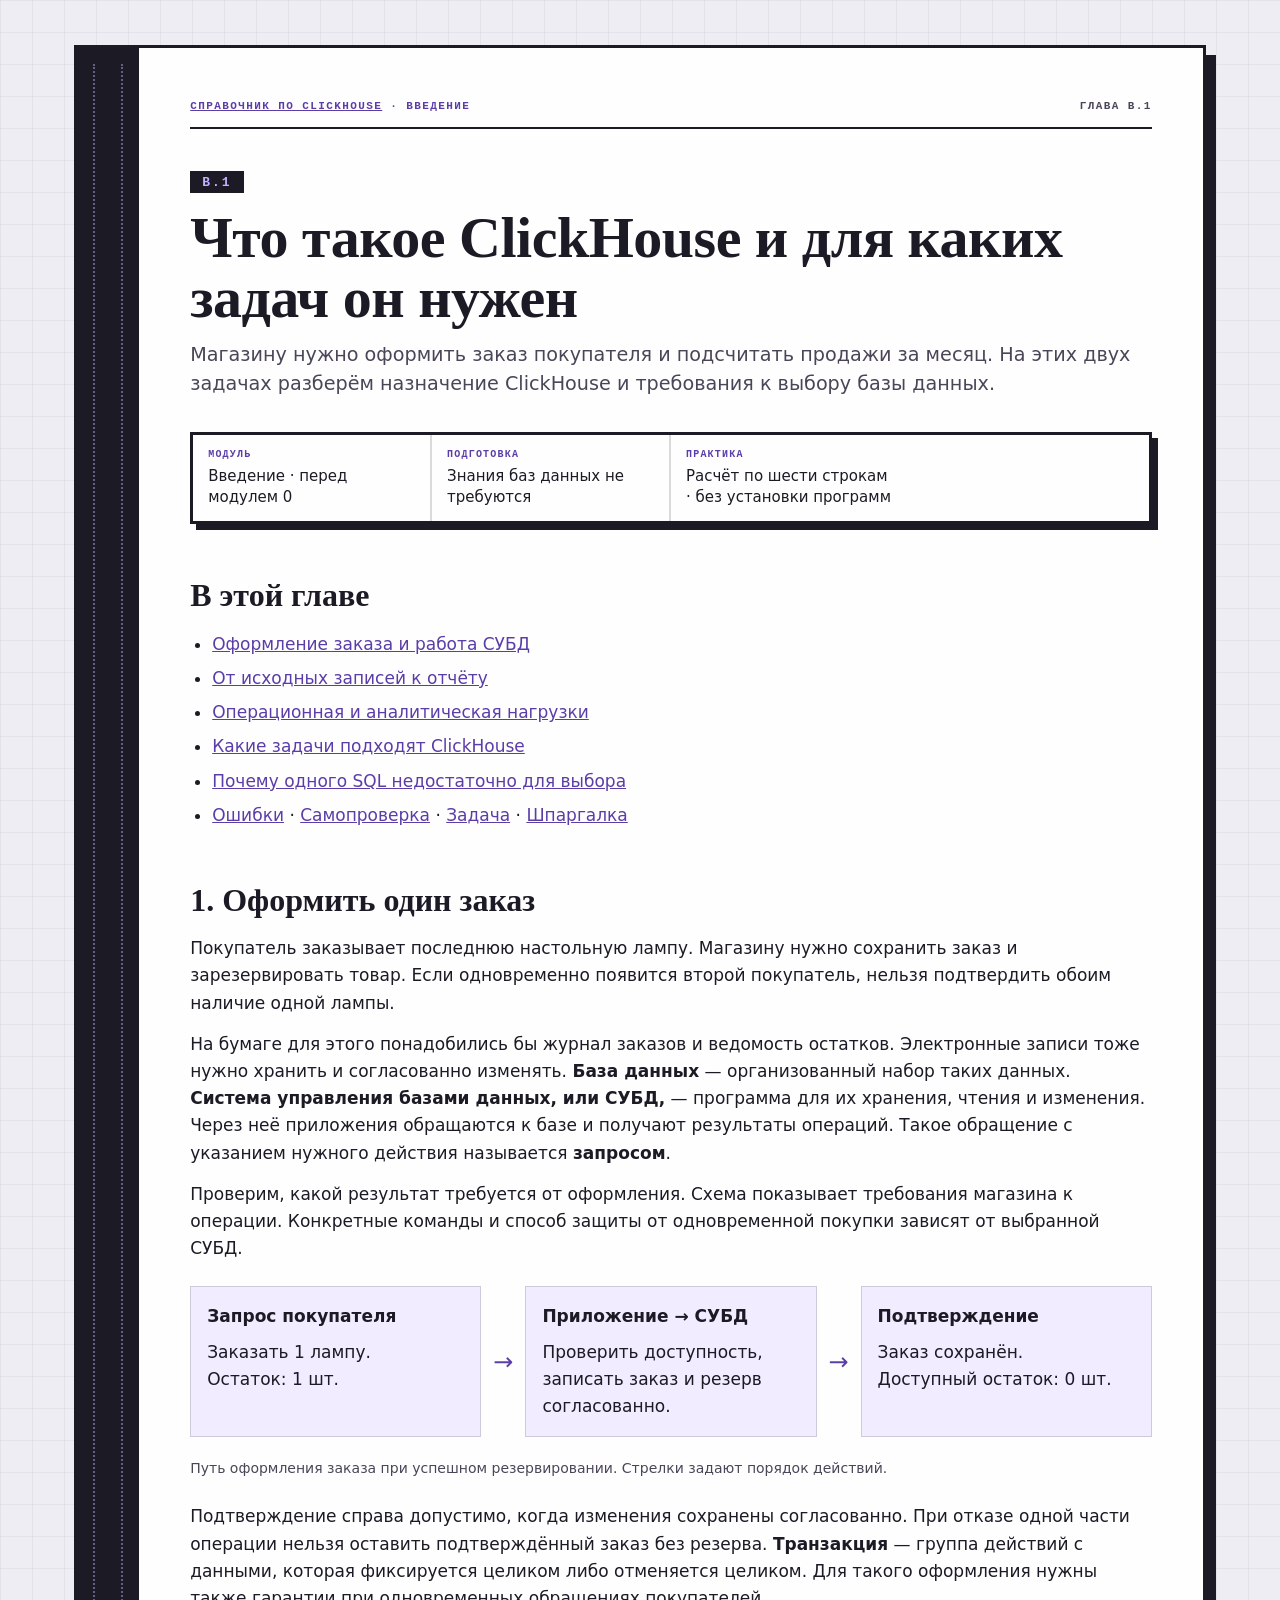
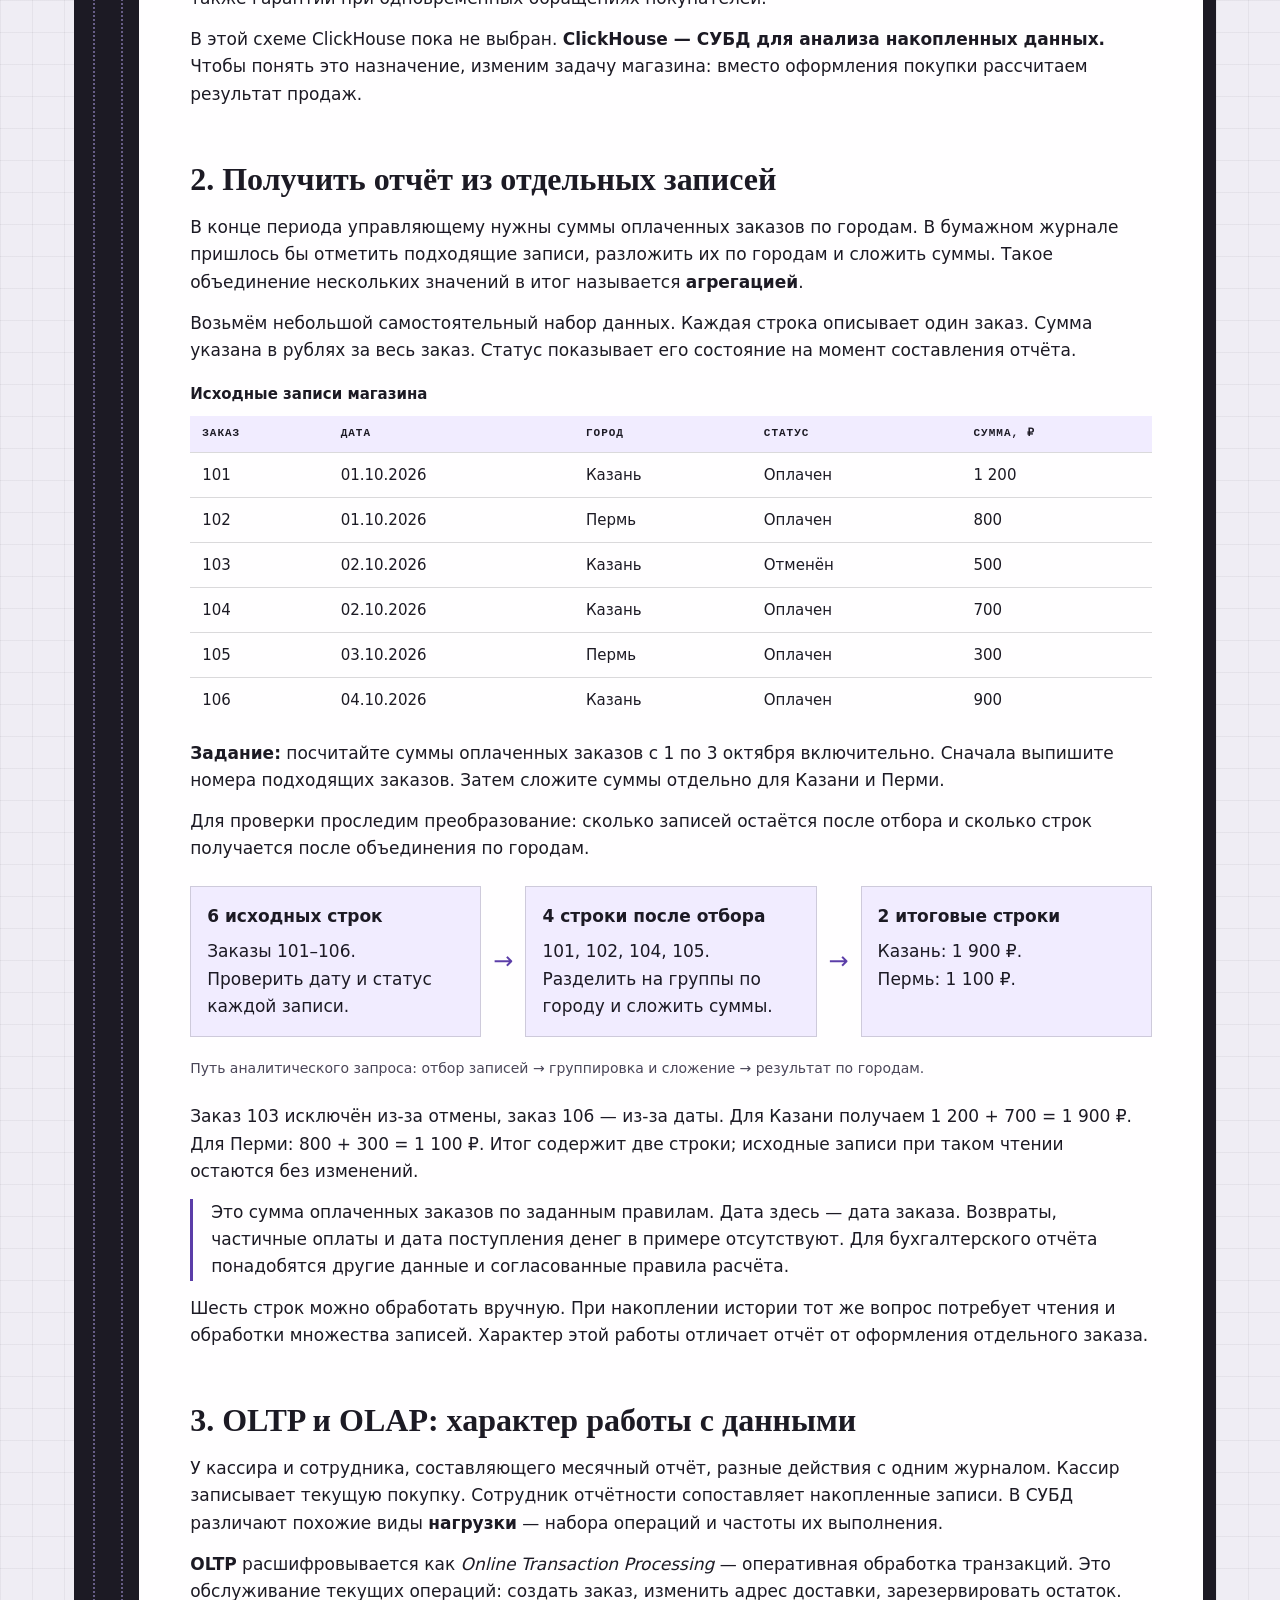
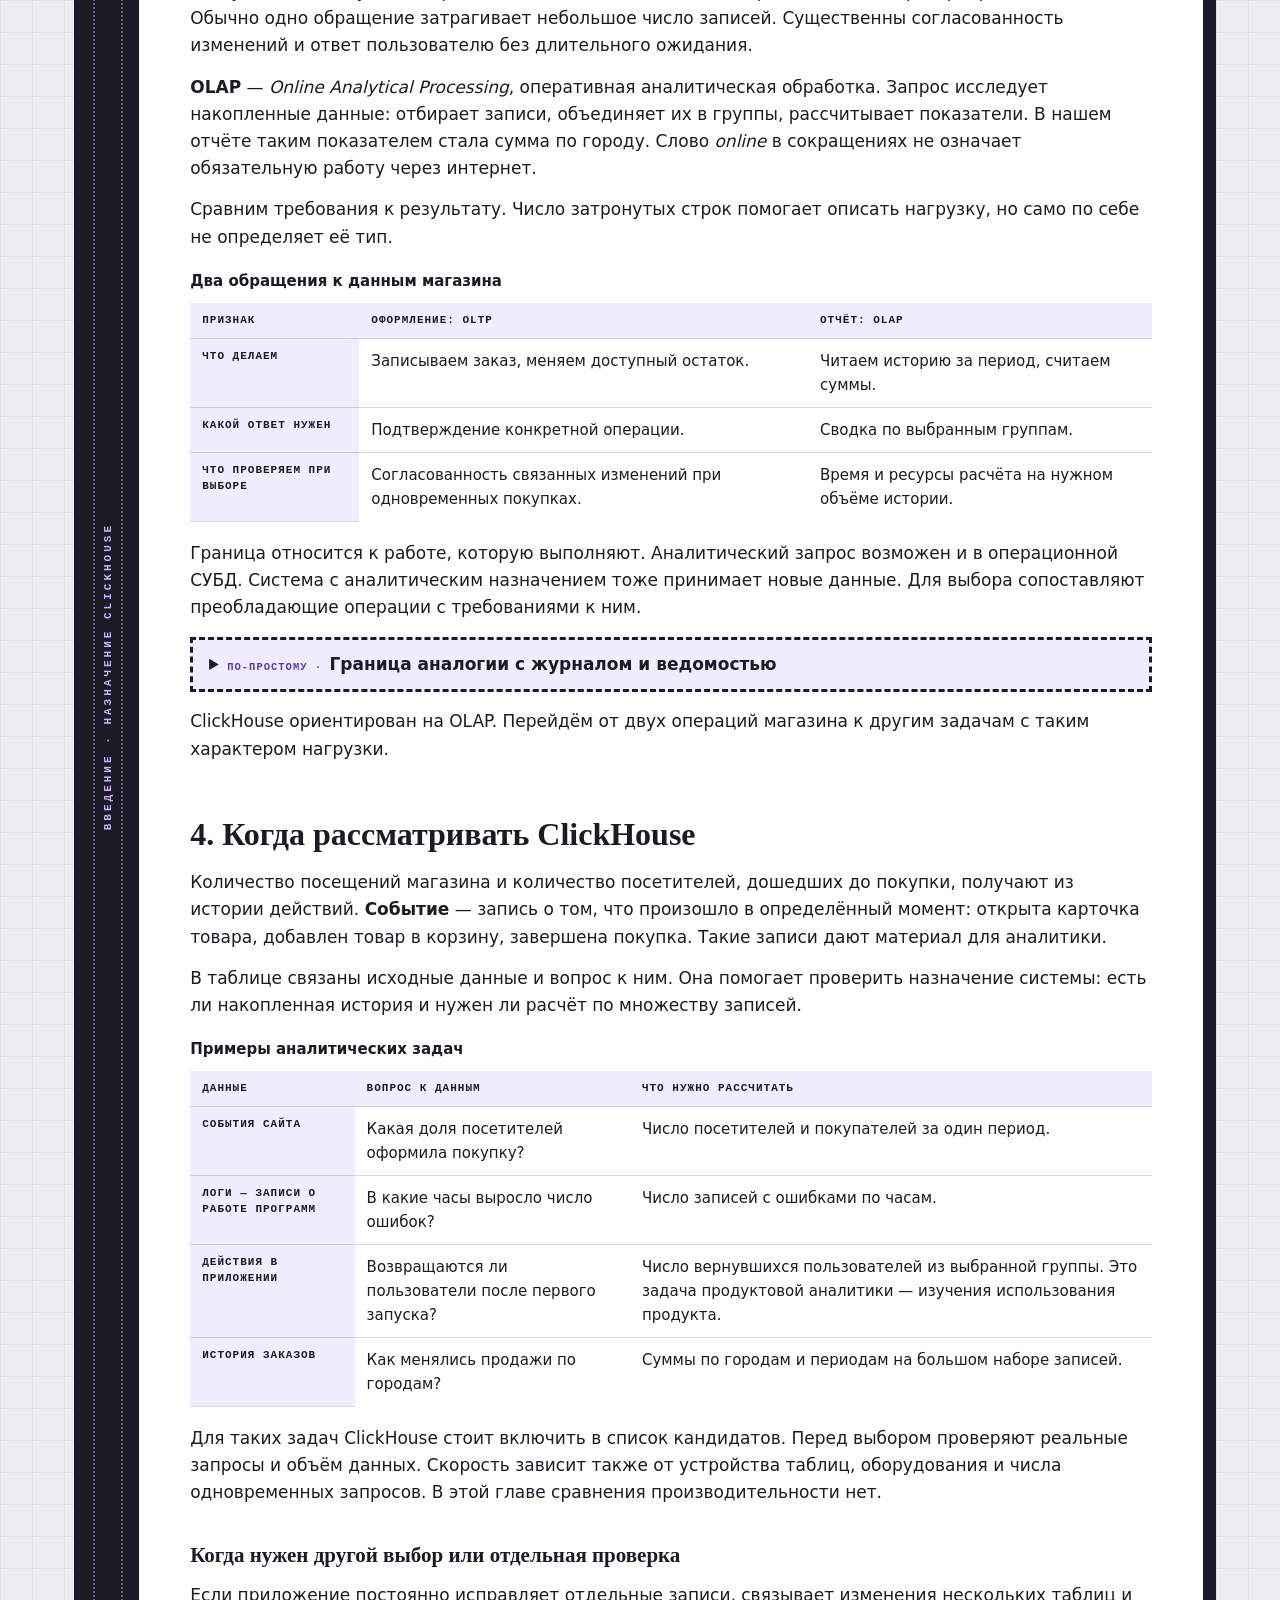
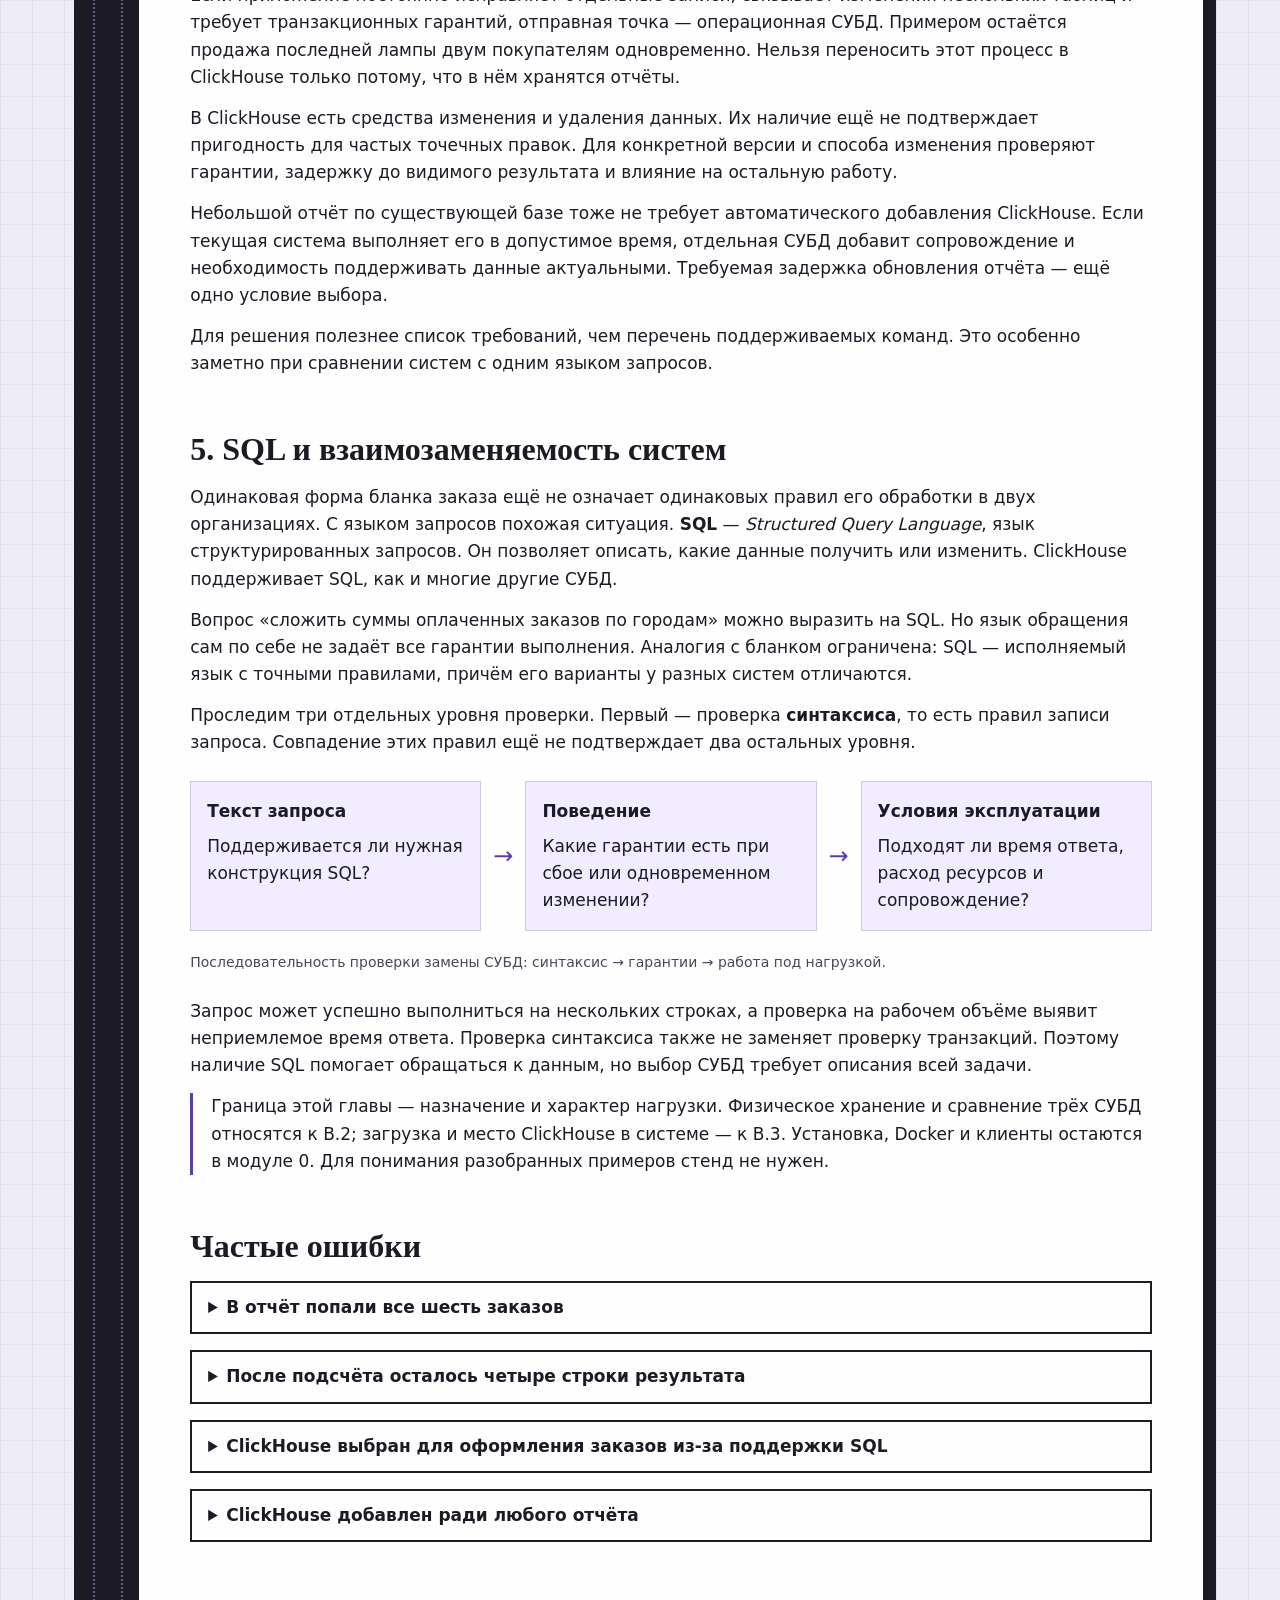
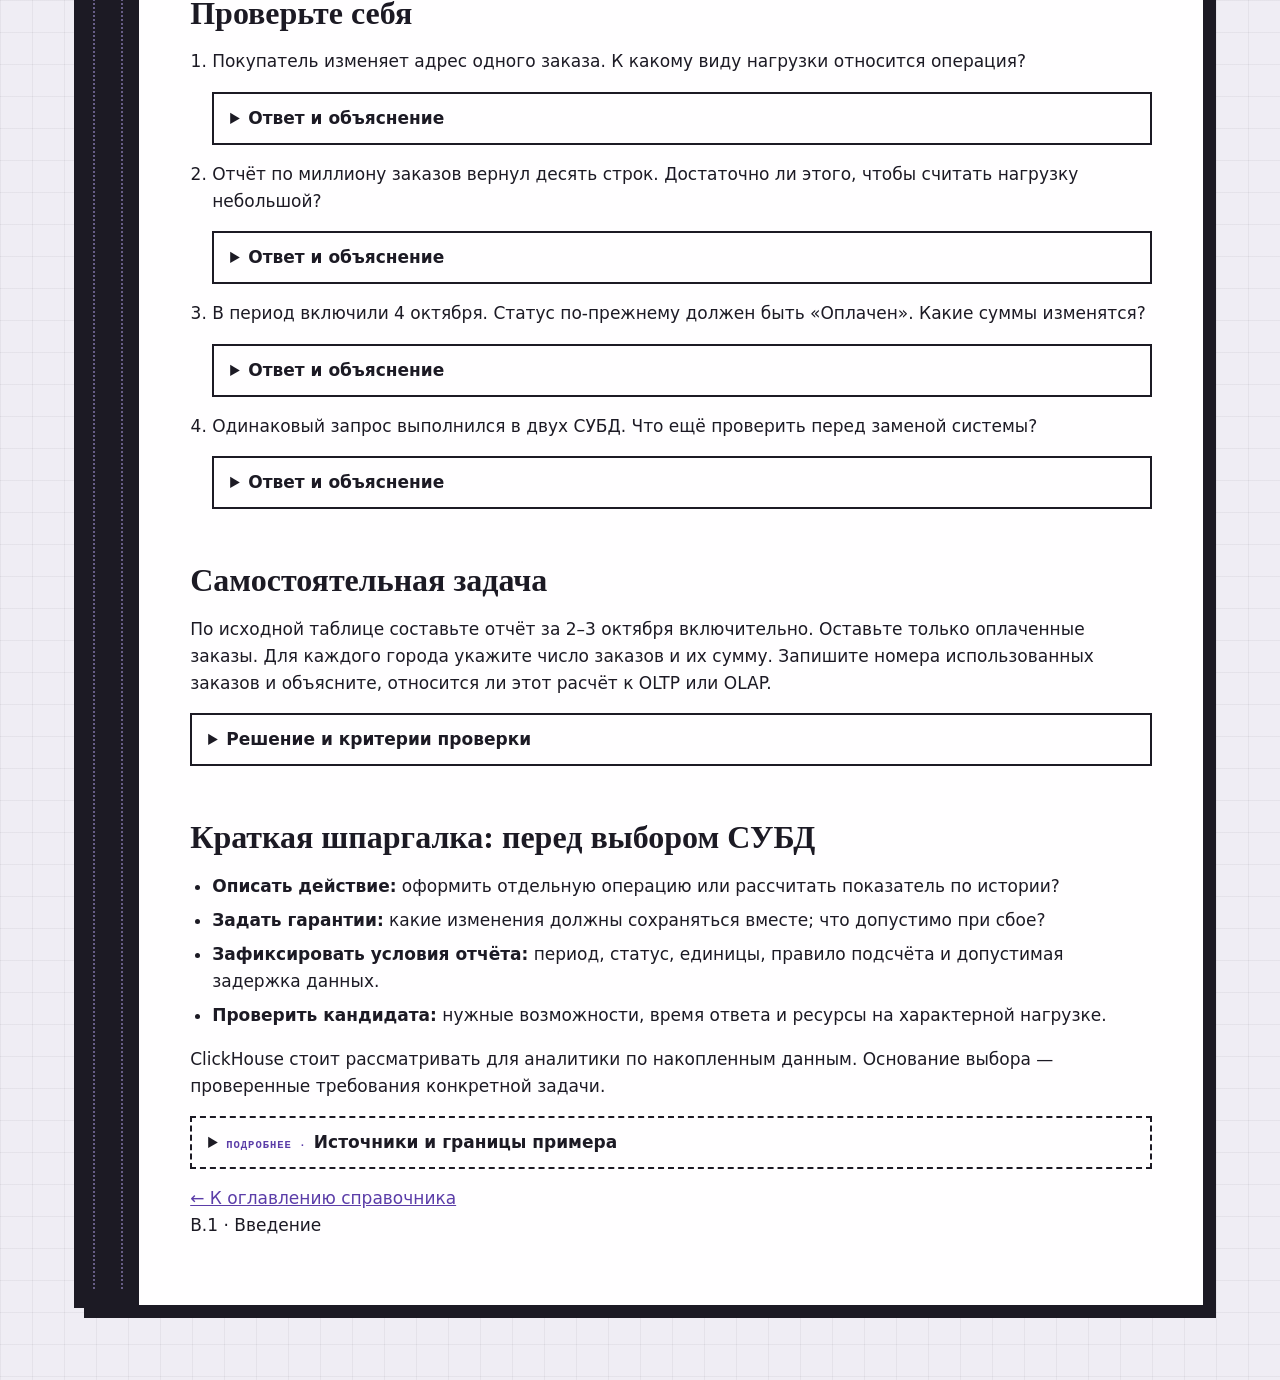
<file: temy/v01-chto-takoe-clickhouse/index.html>
<!doctype html>
<html lang="ru">
<head>
  <meta charset="utf-8">
  <meta name="viewport" content="width=device-width, initial-scale=1">
  <meta name="theme-color" content="#1C1A24">
  <title>В.1 Что такое ClickHouse и для каких задач он нужен · Справочник по ClickHouse</title>
  <link rel="stylesheet" href="../../styles.css">
  <style>
    .v01-flow { display:grid; grid-template-columns:1fr 28px 1fr 28px 1fr; align-items:stretch; gap:8px; margin:20px 0; }
    .v01-node { border:1px solid var(--rule); background:var(--leaf-pale); padding:16px; min-width:0; }
    .v01-node strong { display:block; margin-bottom:8px; }
    .v01-arrow { align-self:center; text-align:center; color:var(--leaf); font-size:24px; }
    .v01-table { overflow-x:auto; margin:18px 0; }
    .v01-table table { width:100%; border-collapse:collapse; font-size:15px; }
    .v01-table th,.v01-table td { padding:10px 12px; border-bottom:1px solid var(--rule); text-align:left; vertical-align:top; }
    .v01-table th { background:var(--leaf-pale); }
    .v01-table caption { text-align:left; font-weight:600; margin-bottom:10px; }
    .v01-source td { white-space:nowrap; }
    .v01-note { border-left:3px solid var(--leaf); padding-left:18px; }
    .v01-chapter figure { margin:24px 0; }
    .v01-chapter figcaption { font-size:14px; color:var(--ink-soft); }
    .v01-chapter nav ul { padding-left:22px; }
    .v01-chapter h1 { overflow-wrap:normal; hyphens:none; }
    .v01-chapter details { margin:16px 0; }
    .v01-chapter summary { cursor:pointer; }
    @media(max-width:640px) {
      .v01-flow { grid-template-columns:minmax(0,1fr); }
      .v01-arrow { transform:rotate(90deg); line-height:1; }
      .v01-table th,.v01-table td { padding:8px; }
      .v01-table table,.v01-table tbody,.v01-table caption { display:block; width:100%; }
      .v01-table thead { position:absolute; width:1px; height:1px; overflow:hidden; clip-path:inset(50%); }
      .v01-table tbody tr { display:block; border:1px solid var(--rule); margin-bottom:14px; }
      .v01-table td { display:block; white-space:normal; font-size:15px; }
      .v01-table td::before { display:block; content:attr(data-label); font-weight:600; color:var(--ink-soft); margin-bottom:5px; }
      .v01-source td { display:grid; grid-template-columns:85px minmax(0,1fr); gap:10px; }
      .v01-source td::before { margin-bottom:0; }
      .v01-table tbody th { display:block; background:var(--leaf-pale); }
      .v01-table td:last-child { border-bottom:0; }
    }
  </style>
</head>
<body>
<div class="book"><div class="book__body">
  <div class="spine"><span>Введение · Назначение ClickHouse</span></div>
  <main class="leaf v01-chapter">
    <div class="running">
      <p class="eyebrow"><a href="../../index.html">Справочник по ClickHouse</a> · Введение</p>
      <p class="running__folio">Глава В.1</p>
    </div>
    <header class="chapter-head">
      <span class="chapter-num">В.1</span>
      <h1>Что такое ClickHouse и для каких задач он нужен</h1>
      <p class="lead">Магазину нужно оформить заказ покупателя и подсчитать продажи за месяц. На этих двух задачах разберём назначение ClickHouse и требования к выбору базы данных.</p>
    </header>
    <dl class="passport">
      <div><dt>Модуль</dt><dd>Введение · перед модулем 0</dd></div>
      <div><dt>Подготовка</dt><dd>Знания баз данных не требуются</dd></div>
      <div><dt>Практика</dt><dd>Расчёт по шести строкам · без установки программ</dd></div>
    </dl>
    <nav aria-label="В этой главе">
      <h2>В этой главе</h2>
      <ul>
        <li><a href="#order">Оформление заказа и работа СУБД</a></li>
        <li><a href="#report">От исходных записей к отчёту</a></li>
        <li><a href="#workloads">Операционная и аналитическая нагрузки</a></li>
        <li><a href="#fit">Какие задачи подходят ClickHouse</a></li>
        <li><a href="#sql">Почему одного SQL недостаточно для выбора</a></li>
        <li><a href="#errors">Ошибки</a> · <a href="#questions">Самопроверка</a> · <a href="#practice">Задача</a> · <a href="#cheatsheet">Шпаргалка</a></li>
      </ul>
    </nav>

    <section id="order">
      <h2>1. Оформить один заказ</h2>
      <p>Покупатель заказывает последнюю настольную лампу. Магазину нужно сохранить заказ и зарезервировать товар. Если одновременно появится второй покупатель, нельзя подтвердить обоим наличие одной лампы.</p>
      <p>На бумаге для этого понадобились бы журнал заказов и ведомость остатков. Электронные записи тоже нужно хранить и согласованно изменять. <strong>База данных</strong> — организованный набор таких данных. <strong>Система управления базами данных, или СУБД,</strong> — программа для их хранения, чтения и изменения. Через неё приложения обращаются к базе и получают результаты операций. Такое обращение с указанием нужного действия называется <strong>запросом</strong>.</p>
      <p>Проверим, какой результат требуется от оформления. Схема показывает требования магазина к операции. Конкретные команды и способ защиты от одновременной покупки зависят от выбранной СУБД.</p>
      <figure aria-labelledby="order-caption">
        <div class="v01-flow">
          <div class="v01-node"><strong>Запрос покупателя</strong>Заказать 1 лампу.<br>Остаток: 1 шт.</div>
          <span class="v01-arrow" aria-hidden="true">→</span>
          <div class="v01-node"><strong>Приложение → СУБД</strong>Проверить доступность, записать заказ и резерв согласованно.</div>
          <span class="v01-arrow" aria-hidden="true">→</span>
          <div class="v01-node"><strong>Подтверждение</strong>Заказ сохранён.<br>Доступный остаток: 0 шт.</div>
        </div>
        <figcaption id="order-caption">Путь оформления заказа при успешном резервировании. Стрелки задают порядок действий.</figcaption>
      </figure>
      <p>Подтверждение справа допустимо, когда изменения сохранены согласованно. При отказе одной части операции нельзя оставить подтверждённый заказ без резерва. <strong>Транзакция</strong> — группа действий с данными, которая фиксируется целиком либо отменяется целиком. Для такого оформления нужны также гарантии при одновременных обращениях покупателей.</p>
      <p>В этой схеме ClickHouse пока не выбран. <strong>ClickHouse — СУБД для анализа накопленных данных.</strong> Чтобы понять это назначение, изменим задачу магазина: вместо оформления покупки рассчитаем результат продаж.</p>
    </section>

    <section id="report">
      <h2>2. Получить отчёт из отдельных записей</h2>
      <p>В конце периода управляющему нужны суммы оплаченных заказов по городам. В бумажном журнале пришлось бы отметить подходящие записи, разложить их по городам и сложить суммы. Такое объединение нескольких значений в итог называется <strong>агрегацией</strong>.</p>
      <p>Возьмём небольшой самостоятельный набор данных. Каждая строка описывает один заказ. Сумма указана в рублях за весь заказ. Статус показывает его состояние на момент составления отчёта.</p>
      <div class="v01-table">
        <table class="v01-source">
          <caption>Исходные записи магазина</caption>
          <thead><tr><th scope="col">Заказ</th><th scope="col">Дата</th><th scope="col">Город</th><th scope="col">Статус</th><th scope="col">Сумма, ₽</th></tr></thead>
          <tbody>
            <tr><td data-label="Заказ">101</td><td data-label="Дата">01.10.2026</td><td data-label="Город">Казань</td><td data-label="Статус">Оплачен</td><td data-label="Сумма, ₽">1 200</td></tr>
            <tr><td data-label="Заказ">102</td><td data-label="Дата">01.10.2026</td><td data-label="Город">Пермь</td><td data-label="Статус">Оплачен</td><td data-label="Сумма, ₽">800</td></tr>
            <tr><td data-label="Заказ">103</td><td data-label="Дата">02.10.2026</td><td data-label="Город">Казань</td><td data-label="Статус">Отменён</td><td data-label="Сумма, ₽">500</td></tr>
            <tr><td data-label="Заказ">104</td><td data-label="Дата">02.10.2026</td><td data-label="Город">Казань</td><td data-label="Статус">Оплачен</td><td data-label="Сумма, ₽">700</td></tr>
            <tr><td data-label="Заказ">105</td><td data-label="Дата">03.10.2026</td><td data-label="Город">Пермь</td><td data-label="Статус">Оплачен</td><td data-label="Сумма, ₽">300</td></tr>
            <tr><td data-label="Заказ">106</td><td data-label="Дата">04.10.2026</td><td data-label="Город">Казань</td><td data-label="Статус">Оплачен</td><td data-label="Сумма, ₽">900</td></tr>
          </tbody>
        </table>
      </div>
      <p><strong>Задание:</strong> посчитайте суммы оплаченных заказов с 1 по 3 октября включительно. Сначала выпишите номера подходящих заказов. Затем сложите суммы отдельно для Казани и Перми.</p>
      <p>Для проверки проследим преобразование: сколько записей остаётся после отбора и сколько строк получается после объединения по городам.</p>
      <figure aria-labelledby="report-caption">
        <div class="v01-flow">
          <div class="v01-node"><strong>6 исходных строк</strong>Заказы 101–106.<br>Проверить дату и статус каждой записи.</div>
          <span class="v01-arrow" aria-hidden="true">→</span>
          <div class="v01-node"><strong>4 строки после отбора</strong>101, 102, 104, 105.<br>Разделить на группы по городу и сложить суммы.</div>
          <span class="v01-arrow" aria-hidden="true">→</span>
          <div class="v01-node"><strong>2 итоговые строки</strong>Казань: 1 900 ₽.<br>Пермь: 1 100 ₽.</div>
        </div>
        <figcaption id="report-caption">Путь аналитического запроса: отбор записей → группировка и сложение → результат по городам.</figcaption>
      </figure>
      <p>Заказ 103 исключён из-за отмены, заказ 106 — из-за даты. Для Казани получаем 1 200 + 700 = 1 900 ₽. Для Перми: 800 + 300 = 1 100 ₽. Итог содержит две строки; исходные записи при таком чтении остаются без изменений.</p>
      <p class="v01-note">Это сумма оплаченных заказов по заданным правилам. Дата здесь — дата заказа. Возвраты, частичные оплаты и дата поступления денег в примере отсутствуют. Для бухгалтерского отчёта понадобятся другие данные и согласованные правила расчёта.</p>
      <p>Шесть строк можно обработать вручную. При накоплении истории тот же вопрос потребует чтения и обработки множества записей. Характер этой работы отличает отчёт от оформления отдельного заказа.</p>
    </section>

    <section id="workloads">
      <h2>3. OLTP и OLAP: характер работы с данными</h2>
      <p>У кассира и сотрудника, составляющего месячный отчёт, разные действия с одним журналом. Кассир записывает текущую покупку. Сотрудник отчётности сопоставляет накопленные записи. В СУБД различают похожие виды <strong>нагрузки</strong> — набора операций и частоты их выполнения.</p>
      <p><strong>OLTP</strong> расшифровывается как <i>Online Transaction Processing</i> — оперативная обработка транзакций. Это обслуживание текущих операций: создать заказ, изменить адрес доставки, зарезервировать остаток. Обычно одно обращение затрагивает небольшое число записей. Существенны согласованность изменений и ответ пользователю без длительного ожидания.</p>
      <p><strong>OLAP</strong> — <i>Online Analytical Processing</i>, оперативная аналитическая обработка. Запрос исследует накопленные данные: отбирает записи, объединяет их в группы, рассчитывает показатели. В нашем отчёте таким показателем стала сумма по городу. Слово <i>online</i> в сокращениях не означает обязательную работу через интернет.</p>
      <p>Сравним требования к результату. Число затронутых строк помогает описать нагрузку, но само по себе не определяет её тип.</p>
      <div class="v01-table">
        <table>
          <caption>Два обращения к данным магазина</caption>
          <thead><tr><th scope="col">Признак</th><th scope="col">Оформление: OLTP</th><th scope="col">Отчёт: OLAP</th></tr></thead>
          <tbody>
            <tr><th scope="row">Что делаем</th><td data-label="Оформление: OLTP">Записываем заказ, меняем доступный остаток.</td><td data-label="Отчёт: OLAP">Читаем историю за период, считаем суммы.</td></tr>
            <tr><th scope="row">Какой ответ нужен</th><td data-label="Оформление: OLTP">Подтверждение конкретной операции.</td><td data-label="Отчёт: OLAP">Сводка по выбранным группам.</td></tr>
            <tr><th scope="row">Что проверяем при выборе</th><td data-label="Оформление: OLTP">Согласованность связанных изменений при одновременных покупках.</td><td data-label="Отчёт: OLAP">Время и ресурсы расчёта на нужном объёме истории.</td></tr>
          </tbody>
        </table>
      </div>
      <p>Граница относится к работе, которую выполняют. Аналитический запрос возможен и в операционной СУБД. Система с аналитическим назначением тоже принимает новые данные. Для выбора сопоставляют преобладающие операции с требованиями к ним.
      </p>
      <details class="simple">
        <summary>Граница аналогии с журналом и ведомостью</summary>
        <p><strong>Что есть что:</strong> запись покупки соответствует текущей операции; расчёт ведомости — аналитическому запросу; итог по отделу — результату агрегации.</p>
        <p><strong>Ограничение:</strong> бумажный журнал не обеспечивает транзакций и защиты от одновременного изменения. Он объясняет различие задач. Гарантии электронной обработки проверяют отдельно: что произойдёт при сбое между записью заказа и резервированием товара?</p>
      </details>
      <p>ClickHouse ориентирован на OLAP. Перейдём от двух операций магазина к другим задачам с таким характером нагрузки.</p>
    </section>

    <section id="fit">
      <h2>4. Когда рассматривать ClickHouse</h2>
      <p>Количество посещений магазина и количество посетителей, дошедших до покупки, получают из истории действий. <strong>Событие</strong> — запись о том, что произошло в определённый момент: открыта карточка товара, добавлен товар в корзину, завершена покупка. Такие записи дают материал для аналитики.</p>
      <p>В таблице связаны исходные данные и вопрос к ним. Она помогает проверить назначение системы: есть ли накопленная история и нужен ли расчёт по множеству записей.</p>
      <div class="v01-table">
        <table>
          <caption>Примеры аналитических задач</caption>
          <thead><tr><th scope="col">Данные</th><th scope="col">Вопрос к данным</th><th scope="col">Что нужно рассчитать</th></tr></thead>
          <tbody>
            <tr><th scope="row">События сайта</th><td data-label="Вопрос к данным">Какая доля посетителей оформила покупку?</td><td data-label="Что нужно рассчитать">Число посетителей и покупателей за один период.</td></tr>
            <tr><th scope="row">Логи — записи о работе программ</th><td data-label="Вопрос к данным">В какие часы выросло число ошибок?</td><td data-label="Что нужно рассчитать">Число записей с ошибками по часам.</td></tr>
            <tr><th scope="row">Действия в приложении</th><td data-label="Вопрос к данным">Возвращаются ли пользователи после первого запуска?</td><td data-label="Что нужно рассчитать">Число вернувшихся пользователей из выбранной группы. Это задача продуктовой аналитики — изучения использования продукта.</td></tr>
            <tr><th scope="row">История заказов</th><td data-label="Вопрос к данным">Как менялись продажи по городам?</td><td data-label="Что нужно рассчитать">Суммы по городам и периодам на большом наборе записей.</td></tr>
          </tbody>
        </table>
      </div>
      <p>Для таких задач ClickHouse стоит включить в список кандидатов. Перед выбором проверяют реальные запросы и объём данных. Скорость зависит также от устройства таблиц, оборудования и числа одновременных запросов. В этой главе сравнения производительности нет.</p>
      <h3>Когда нужен другой выбор или отдельная проверка</h3>
      <p>Если приложение постоянно исправляет отдельные записи, связывает изменения нескольких таблиц и требует транзакционных гарантий, отправная точка — операционная СУБД. Примером остаётся продажа последней лампы двум покупателям одновременно. Нельзя переносить этот процесс в ClickHouse только потому, что в нём хранятся отчёты.</p>
      <p>В ClickHouse есть средства изменения и удаления данных. Их наличие ещё не подтверждает пригодность для частых точечных правок. Для конкретной версии и способа изменения проверяют гарантии, задержку до видимого результата и влияние на остальную работу.</p>
      <p>Небольшой отчёт по существующей базе тоже не требует автоматического добавления ClickHouse. Если текущая система выполняет его в допустимое время, отдельная СУБД добавит сопровождение и необходимость поддерживать данные актуальными. Требуемая задержка обновления отчёта — ещё одно условие выбора.</p>
      <p>Для решения полезнее список требований, чем перечень поддерживаемых команд. Это особенно заметно при сравнении систем с одним языком запросов.</p>
    </section>

    <section id="sql">
      <h2>5. SQL и взаимозаменяемость систем</h2>
      <p>Одинаковая форма бланка заказа ещё не означает одинаковых правил его обработки в двух организациях. С языком запросов похожая ситуация. <strong>SQL</strong> — <i>Structured Query Language</i>, язык структурированных запросов. Он позволяет описать, какие данные получить или изменить. ClickHouse поддерживает SQL, как и многие другие СУБД.</p>
      <p>Вопрос «сложить суммы оплаченных заказов по городам» можно выразить на SQL. Но язык обращения сам по себе не задаёт все гарантии выполнения. Аналогия с бланком ограничена: SQL — исполняемый язык с точными правилами, причём его варианты у разных систем отличаются.</p>
      <p>Проследим три отдельных уровня проверки. Первый — проверка <strong>синтаксиса</strong>, то есть правил записи запроса. Совпадение этих правил ещё не подтверждает два остальных уровня.</p>
      <figure aria-labelledby="sql-caption">
        <div class="v01-flow">
          <div class="v01-node"><strong>Текст запроса</strong>Поддерживается ли нужная конструкция SQL?</div>
          <span class="v01-arrow" aria-hidden="true">→</span>
          <div class="v01-node"><strong>Поведение</strong>Какие гарантии есть при сбое или одновременном изменении?</div>
          <span class="v01-arrow" aria-hidden="true">→</span>
          <div class="v01-node"><strong>Условия эксплуатации</strong>Подходят ли время ответа, расход ресурсов и сопровождение?</div>
        </div>
        <figcaption id="sql-caption">Последовательность проверки замены СУБД: синтаксис → гарантии → работа под нагрузкой.</figcaption>
      </figure>
      <p>Запрос может успешно выполниться на нескольких строках, а проверка на рабочем объёме выявит неприемлемое время ответа. Проверка синтаксиса также не заменяет проверку транзакций. Поэтому наличие SQL помогает обращаться к данным, но выбор СУБД требует описания всей задачи.</p>
      <p class="v01-note">Граница этой главы — назначение и характер нагрузки. Физическое хранение и сравнение трёх СУБД относятся к В.2; загрузка и место ClickHouse в системе — к В.3. Установка, Docker и клиенты остаются в модуле 0. Для понимания разобранных примеров стенд не нужен.</p>
    </section>

    <section id="errors">
      <h2>Частые ошибки</h2>
      <details class="err"><summary>В отчёт попали все шесть заказов</summary><p>Проверьте оба условия: период и статус. Отмена исключает 103, дата исключает 106. Название отчёта не заменяет правила отбора.</p></details>
      <details class="err"><summary>После подсчёта осталось четыре строки результата</summary><p>Четыре строки проходят отбор. Следующий шаг объединяет их по городам. В этом наборе два города, поэтому итоговых строк две.</p></details>
      <details class="err"><summary>ClickHouse выбран для оформления заказов из-за поддержки SQL</summary><p>Выпишите связанные изменения и требования при одновременных покупках. Проверьте транзакционные гарантии выбранной системы. Успешный запрос на чтение этого не подтверждает.</p></details>
      <details class="err"><summary>ClickHouse добавлен ради любого отчёта</summary><p>Сначала измерьте существующее решение на нужных данных. Сопоставьте результат с допустимым временем ответа. Учитывайте стоимость сопровождения отдельной системы.</p></details>
    </section>

    <section id="questions">
      <h2>Проверьте себя</h2>
      <ol>
        <li><p>Покупатель изменяет адрес одного заказа. К какому виду нагрузки относится операция?</p><details><summary>Ответ и объяснение</summary><p>К OLTP: обслуживается конкретная текущая операция с изменением записи. Нужно сохранить адрес согласованно с другими действиями над заказом.</p></details></li>
        <li><p>Отчёт по миллиону заказов вернул десять строк. Достаточно ли этого, чтобы считать нагрузку небольшой?</p><details><summary>Ответ и объяснение</summary><p>Нет. Размер ответа не показывает объём обработки. Для десяти итогов могло потребоваться чтение и объединение множества исходных записей. Нужны измерения выполнения запроса.</p></details></li>
        <li><p>В период включили 4 октября. Статус по-прежнему должен быть «Оплачен». Какие суммы изменятся?</p><details><summary>Ответ и объяснение</summary><p>Добавится заказ 106 на 900 ₽. Казань: 1 900 + 900 = 2 800 ₽. Пермь останется на 1 100 ₽. Заказ 103 по-прежнему исключён из-за отмены.</p></details></li>
        <li><p>Одинаковый запрос выполнился в двух СУБД. Что ещё проверить перед заменой системы?</p><details><summary>Ответ и объяснение</summary><p>Гарантии при сбоях и одновременных изменениях, время ответа на нужном объёме и расход ресурсов. Для регулярно обновляемых отчётов нужна также проверка задержки появления новых данных.</p></details></li>
      </ol>
    </section>

    <section id="practice">
      <h2>Самостоятельная задача</h2>
      <p>По исходной таблице составьте отчёт за 2–3 октября включительно. Оставьте только оплаченные заказы. Для каждого города укажите число заказов и их сумму. Запишите номера использованных заказов и объясните, относится ли этот расчёт к OLTP или OLAP.</p>
      <details><summary>Решение и критерии проверки</summary>
        <p>Подходят заказы 104 и 105. Заказ 103 входит в период, но отменён. Заказы 101 и 102 раньше периода, 106 — позже.</p>
        <div class="v01-table"><table><caption>Результат самостоятельного расчёта</caption><thead><tr><th scope="col">Город</th><th scope="col">Заказов</th><th scope="col">Сумма, ₽</th></tr></thead><tbody><tr><td data-label="Город">Казань</td><td data-label="Заказов">1</td><td data-label="Сумма, ₽">700</td></tr><tr><td data-label="Город">Пермь</td><td data-label="Заказов">1</td><td data-label="Сумма, ₽">300</td></tr></tbody></table></div>
        <p>Это OLAP: рассчитываем сводные показатели по истории, сохраняя исходные записи. Для проверки решения нужны оба условия отбора, две итоговые строки и объяснение характера операции. Малый размер набора не меняет назначения запроса.</p>
      </details>
    </section>

    <section id="cheatsheet">
      <h2>Краткая шпаргалка: перед выбором СУБД</h2>
      <ul>
        <li><strong>Описать действие:</strong> оформить отдельную операцию или рассчитать показатель по истории?</li>
        <li><strong>Задать гарантии:</strong> какие изменения должны сохраняться вместе; что допустимо при сбое?</li>
        <li><strong>Зафиксировать условия отчёта:</strong> период, статус, единицы, правило подсчёта и допустимая задержка данных.</li>
        <li><strong>Проверить кандидата:</strong> нужные возможности, время ответа и ресурсы на характерной нагрузке.</li>
      </ul>
      <p>ClickHouse стоит рассматривать для аналитики по накопленным данным. Основание выбора — проверенные требования конкретной задачи.</p>
    </section>
    <details class="more">
      <summary>Источники и границы примера</summary>
      <ul>
        <li><a href="https://clickhouse.com/docs/intro">Документация ClickHouse: назначение системы</a>.</li>
        <li><a href="https://clickhouse.com/docs/faq/general/olap">Документация: OLAP и особенности нагрузки</a>.</li>
        <li><a href="https://clickhouse.com/docs/concepts/features/operations/insert/transactions">Документация: поддержка транзакций и её ограничения</a>.</li>
      </ul>
      <p>Шесть заказов созданы для этой главы и не связаны с базами стенда. Расчёты проверены программно. Тестов производительности и утверждений о времени выполнения здесь нет.</p>
    </details>
    <footer class="chapter-footer"><a href="../../index.html">← К оглавлению справочника</a><p>В.1 · Введение</p></footer>
  </main>
</div></div>
<script src="../../book.js"></script>
</body>
</html>
</file>
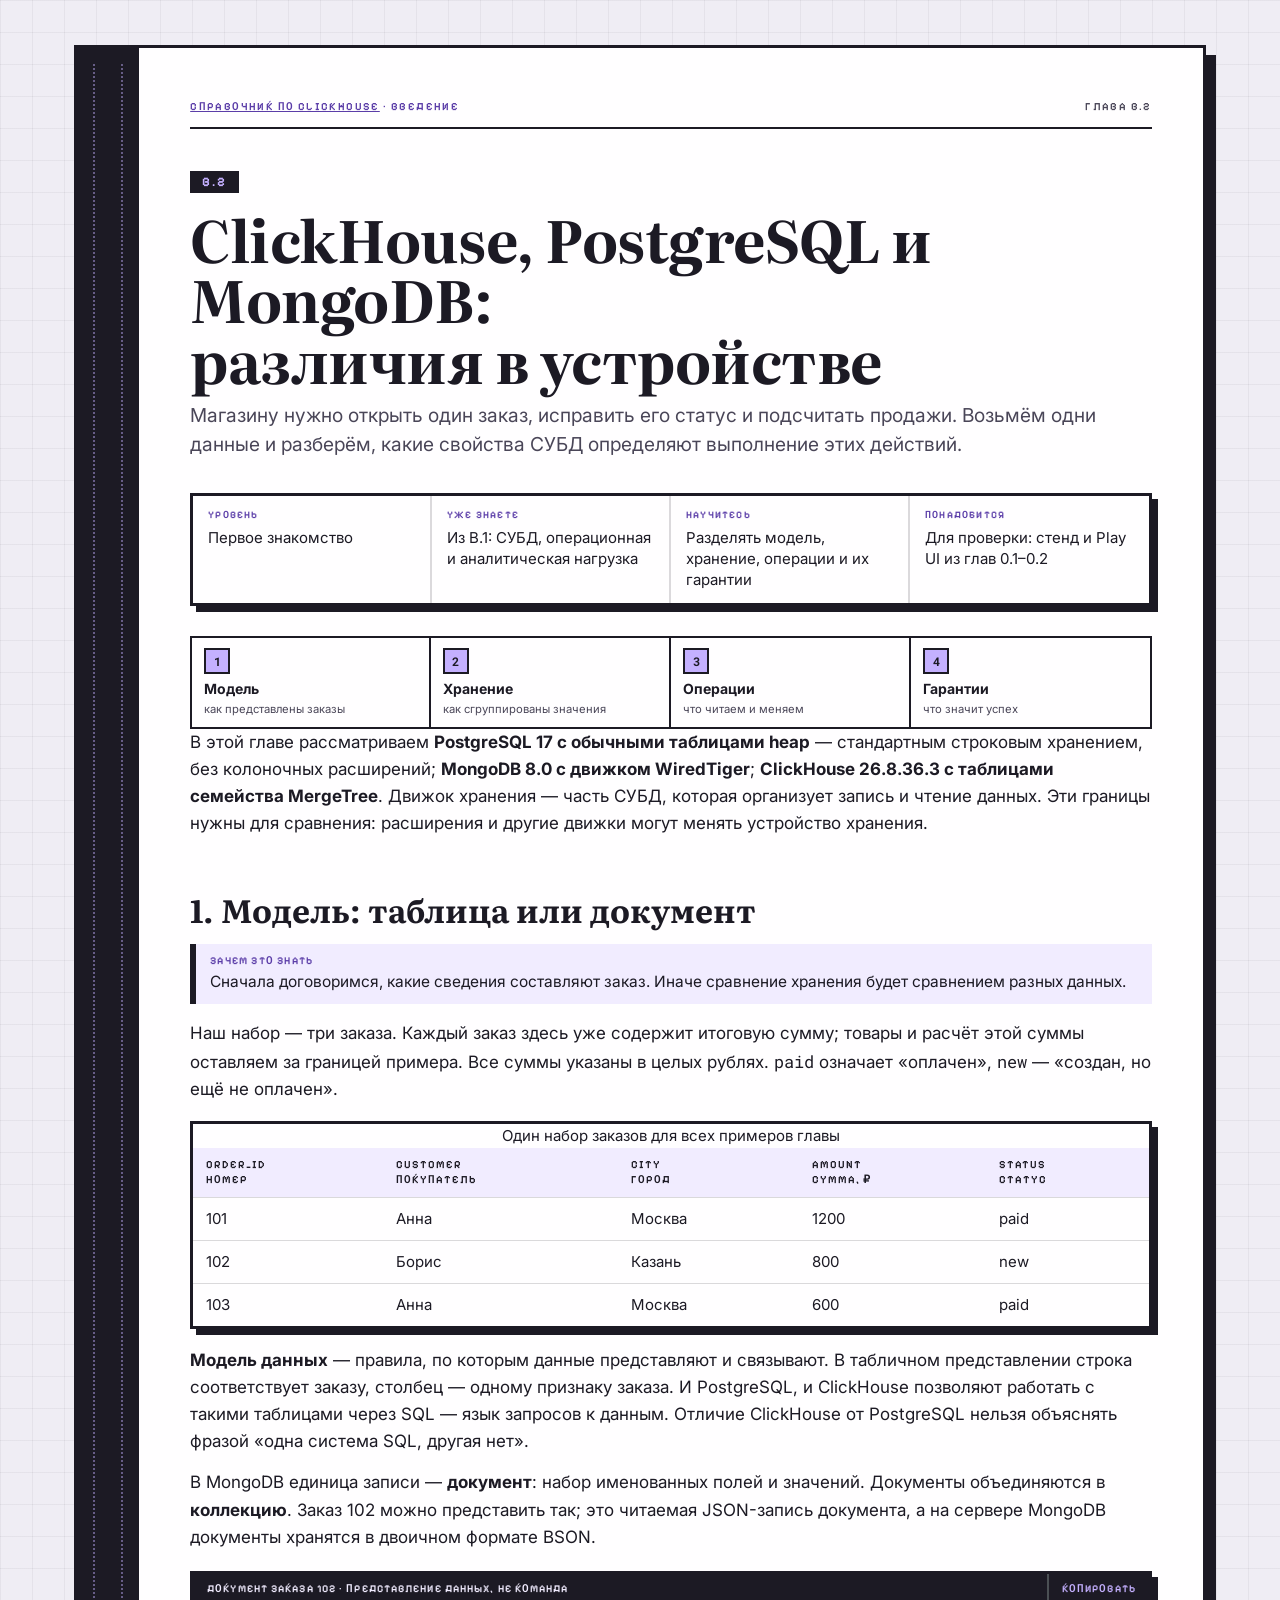
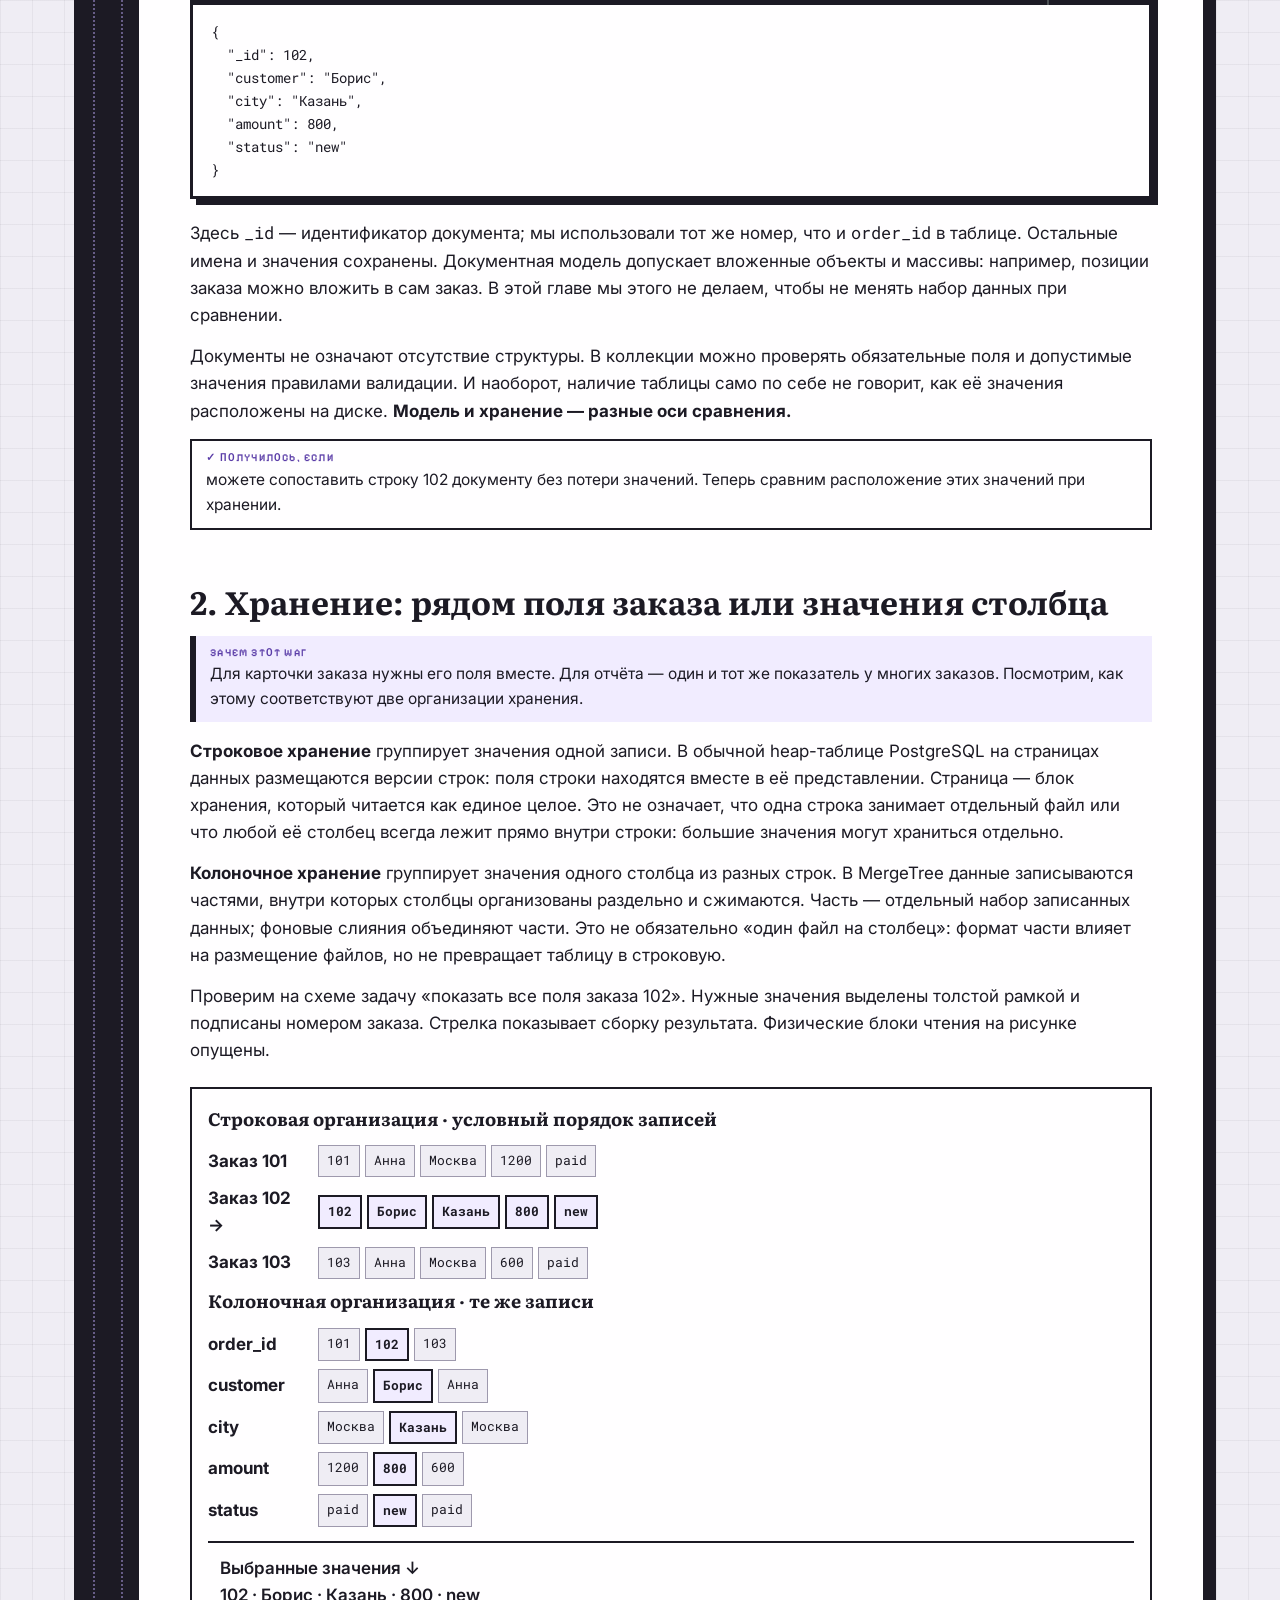
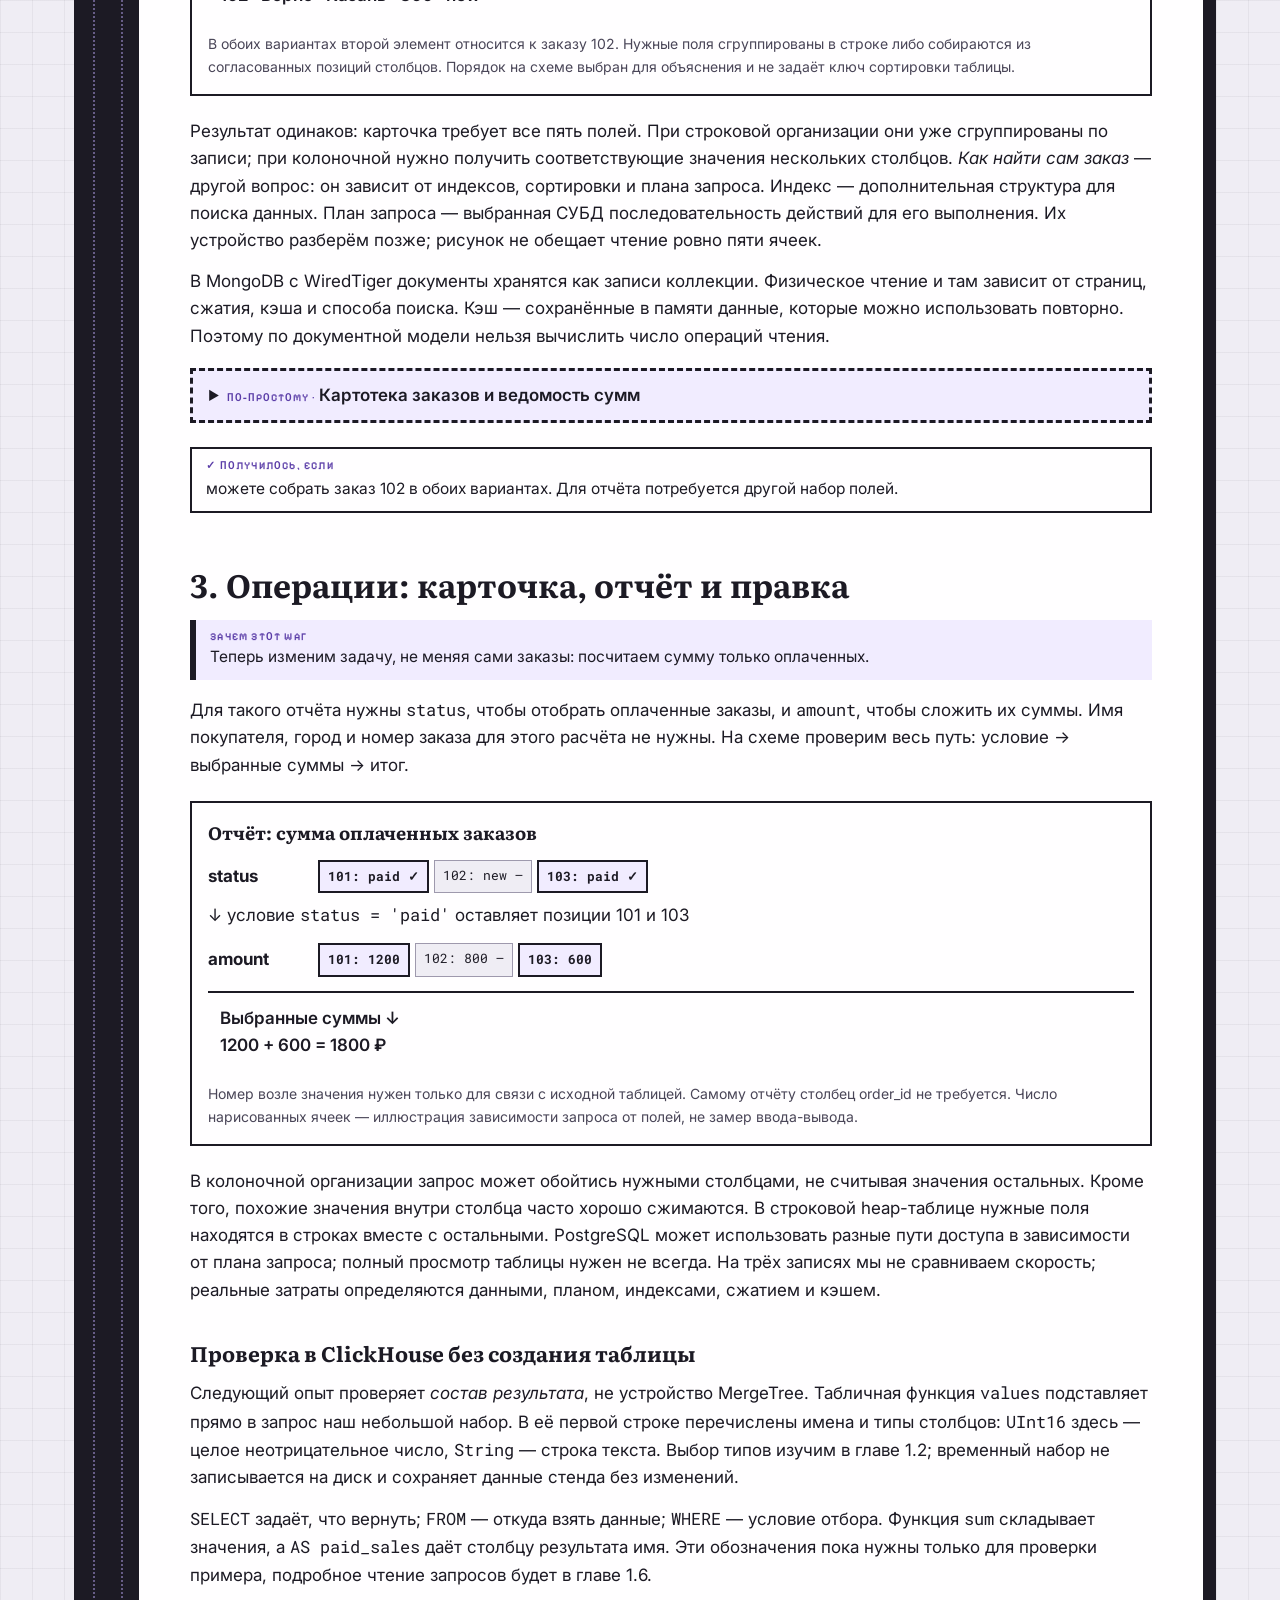
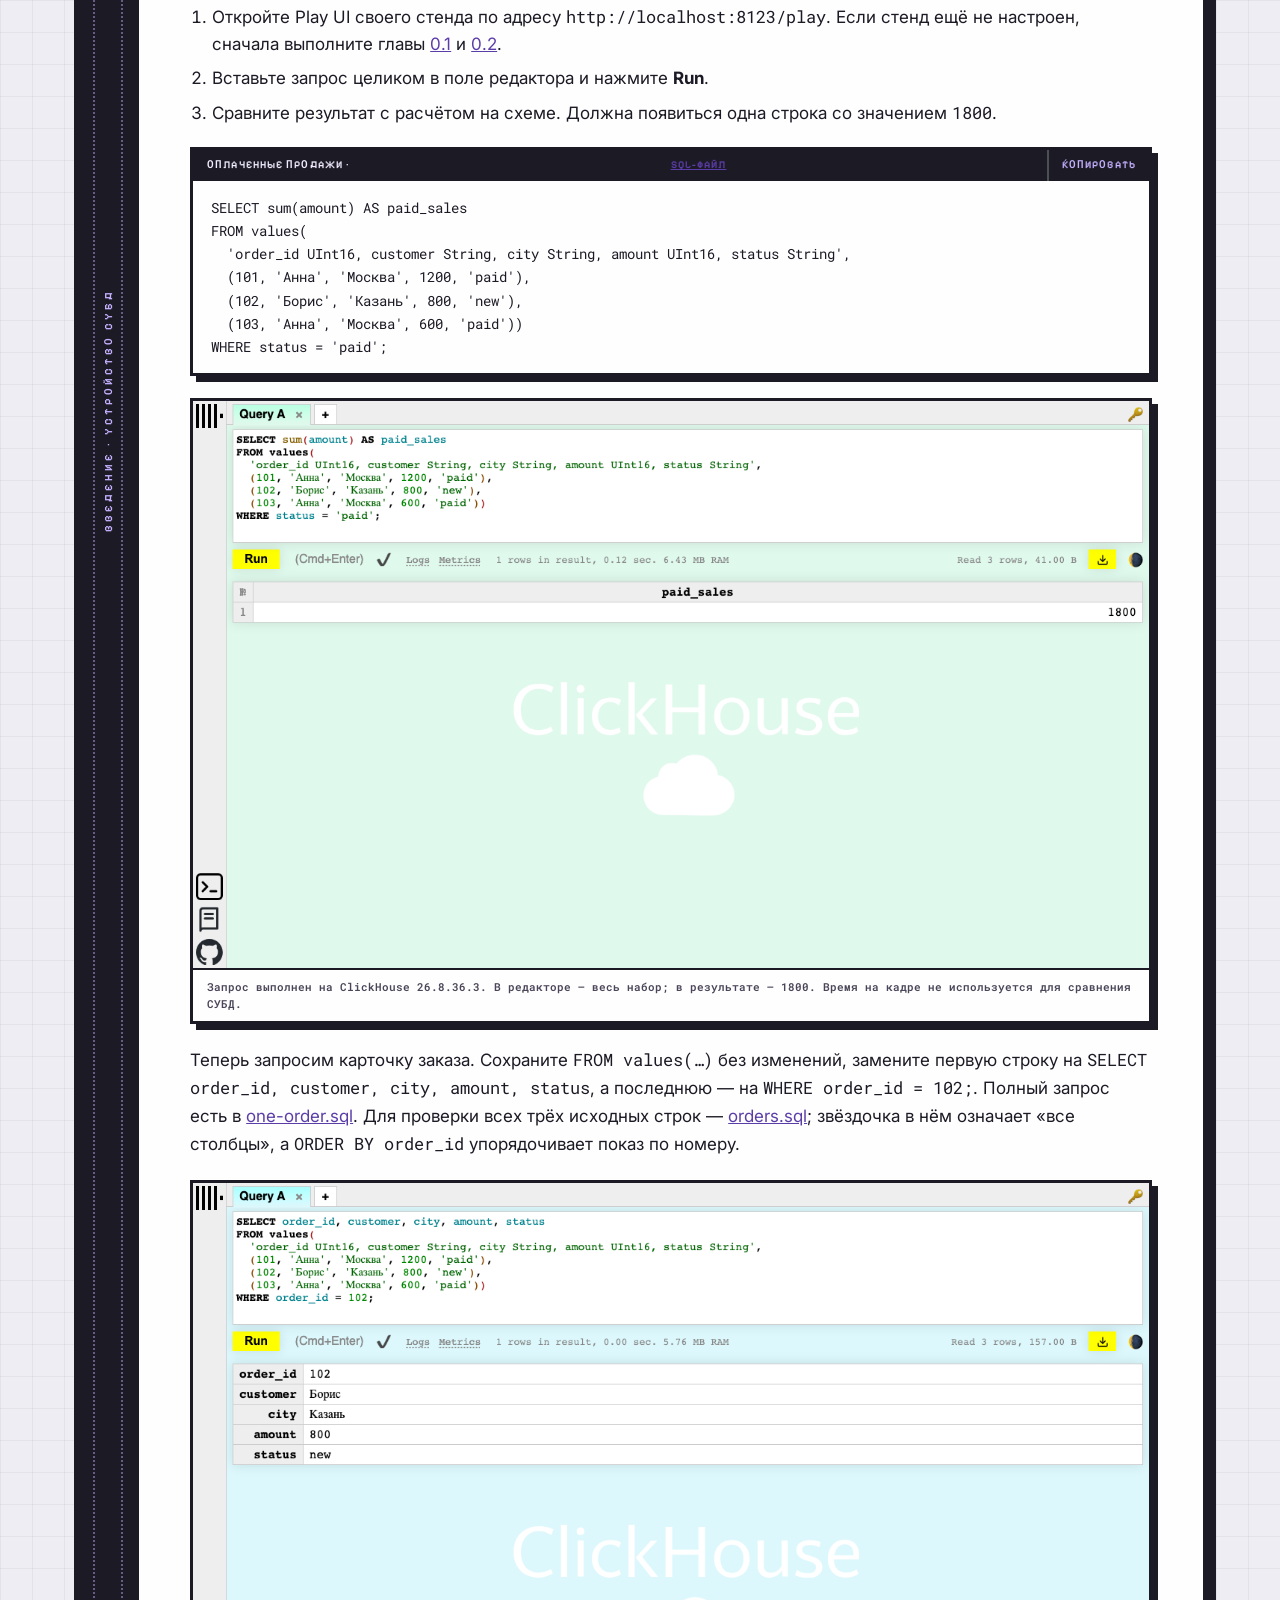
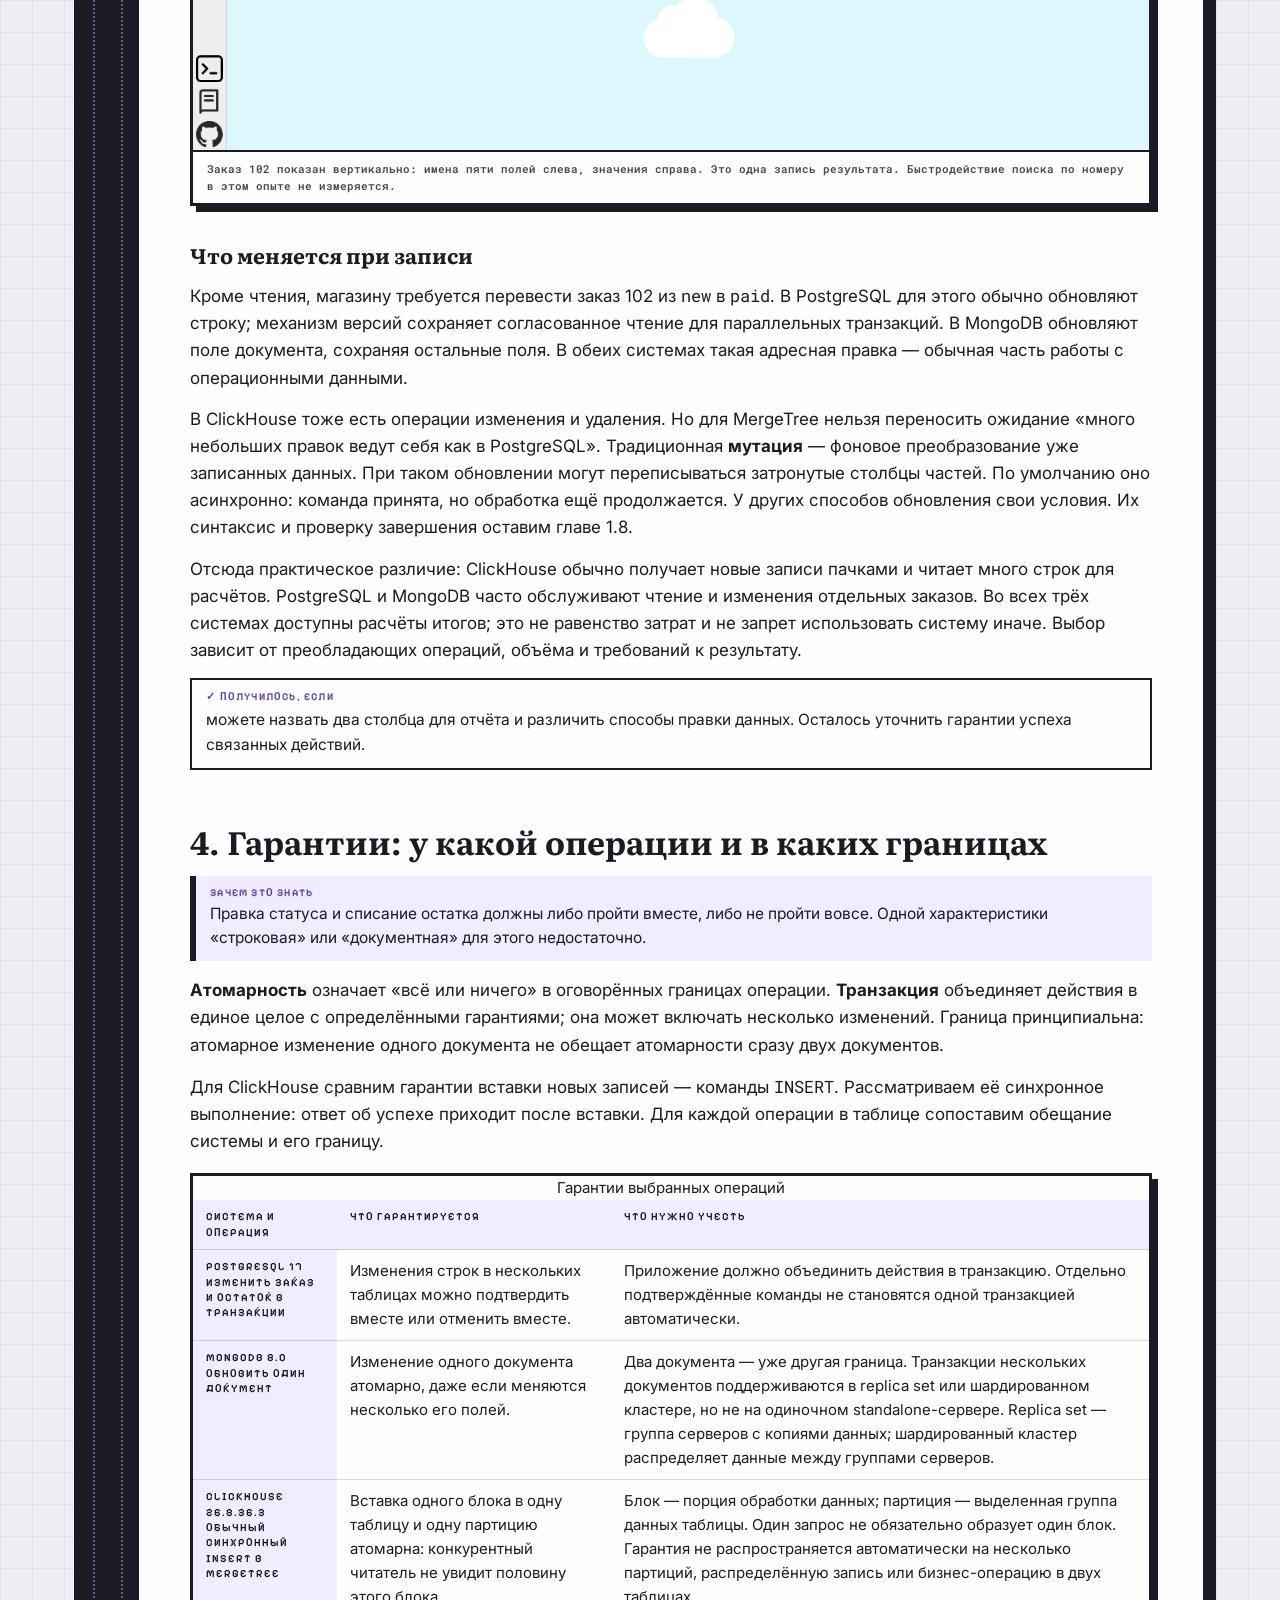
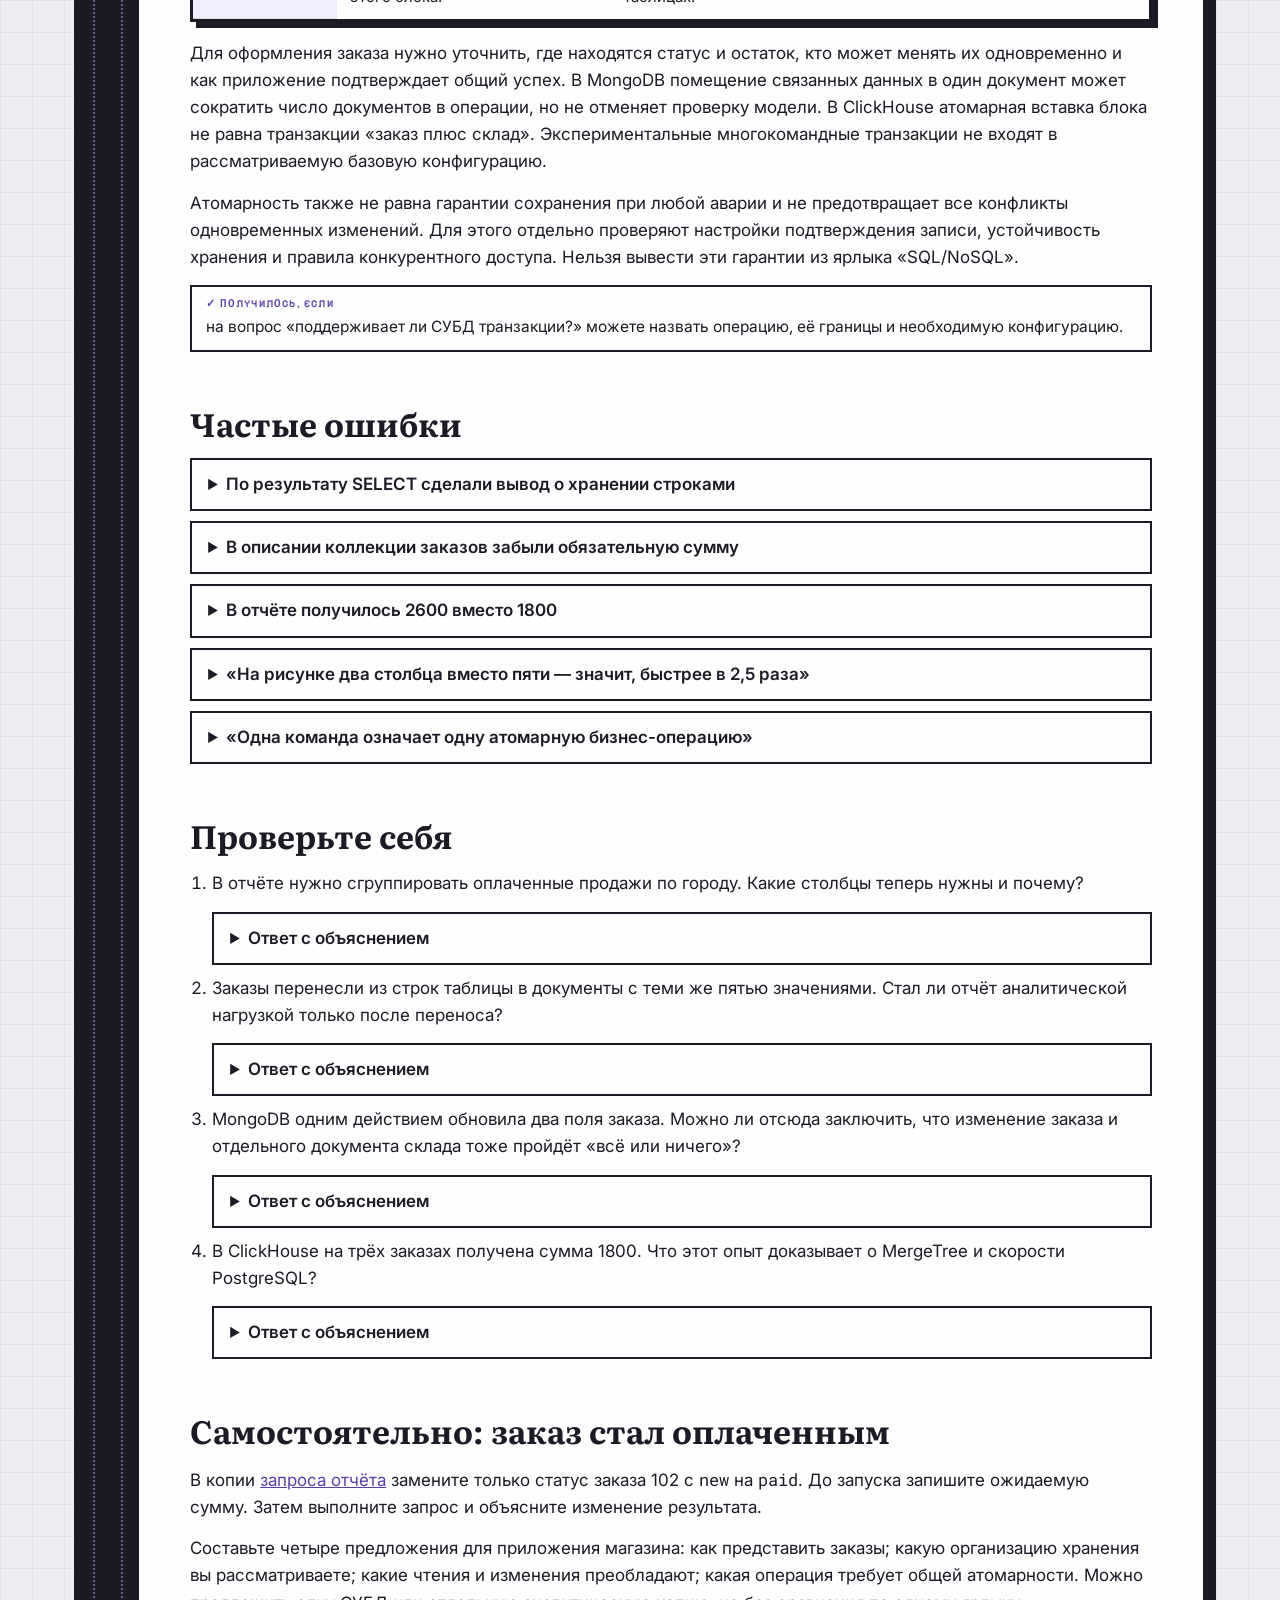
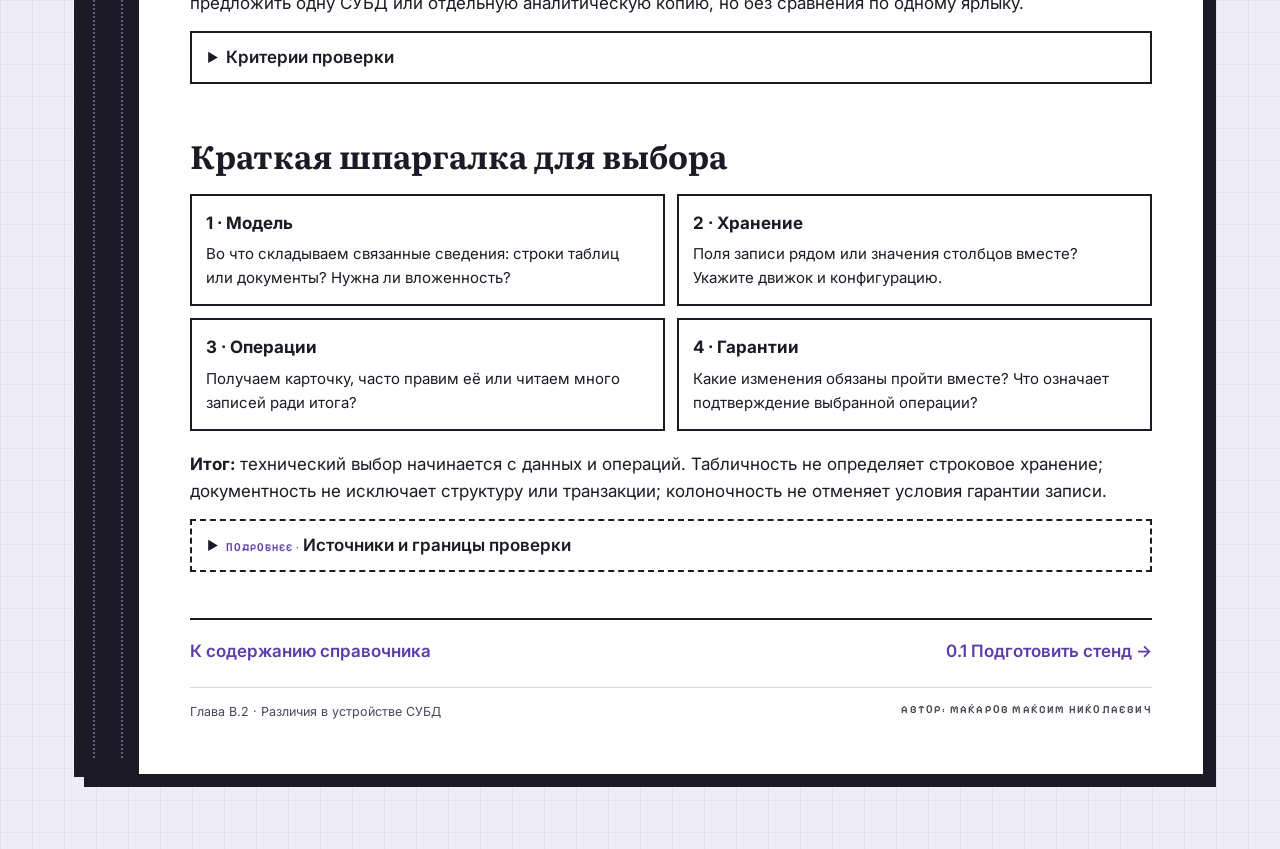
<file: temy/v02-clickhouse-postgresql-mongodb/index.html>
<!doctype html>
<html lang="ru">
<head>
<meta charset="utf-8">
<meta name="viewport" content="width=device-width, initial-scale=1">
<meta name="theme-color" content="#1C1A24">
<title>В.2 ClickHouse, PostgreSQL и MongoDB: различия в устройстве · Справочник по ClickHouse</title>
<link rel="preconnect" href="https://fonts.googleapis.com">
<link rel="preconnect" href="https://fonts.gstatic.com" crossorigin>
<link href="https://fonts.googleapis.com/css2?family=Inter:wght@400;500;600;700;800&amp;family=Literata:ital,opsz,wght@0,7..72,600;0,7..72,700;1,7..72,400&amp;family=Pixelify+Sans:wght@500;600;700&amp;family=Roboto+Mono:wght@400;500;700&amp;display=swap" rel="stylesheet">
<link rel="stylesheet" href="../../styles.css">
<style>
.v02-map {display:grid;grid-template-columns:repeat(2,minmax(0,1fr));gap:12px;margin:20px 0}
.v02-map > div {border:2px solid var(--ink);padding:14px;background:var(--page)}
.v02-map b {display:block;margin-bottom:5px}
.v02-map p {margin:0;font-size:15px}
.v02-flow {margin:22px 0;border:2px solid var(--ink);padding:16px;background:var(--page)}
.v02-flow h3 {margin:0 0 12px;font-size:18px}
.v02-stream {display:grid;grid-template-columns:100px minmax(0,1fr);gap:10px;align-items:center;margin:8px 0}
.v02-cells {display:flex;flex-wrap:wrap;gap:5px}
.v02-cells span {border:1px solid var(--ink-faint);padding:5px 8px;font:13px/1.5 var(--mono);background:var(--paper)}
.v02-cells .v02-needed {border:2px solid var(--ink);background:var(--leaf-pale);font-weight:700}
.v02-result {margin:14px 0 0;padding:12px;border-top:2px solid var(--ink);font-weight:600}
.v02-flow figcaption {margin:12px 0 0;font-size:14px;color:var(--ink-soft)}
.v02-key {font-size:14px}
.v02-leaf .shot img {width:100%;height:auto}
.v02-leaf .route {grid-template-columns:repeat(4,minmax(0,1fr))}
.v02-leaf pre {max-width:100%;white-space:pre;overflow:auto}
.v02-leaf .table-scroll {max-width:100%}
.v02-leaf .shot {margin-left:0;margin-right:0}
.v02-leaf figure {min-width:0}
@media(max-width:600px){.v02-guarantees table,.v02-guarantees caption,.v02-guarantees tbody,.v02-guarantees tr,.v02-guarantees th,.v02-guarantees td{display:block;width:100%;min-width:0;box-sizing:border-box}.v02-guarantees thead{display:none}.v02-guarantees tr+tr{border-top:3px solid var(--ink)}.v02-guarantees th{font:700 16px/1.5 var(--body);text-transform:none;letter-spacing:0}.v02-guarantees td::before{display:block;font-weight:700;content:'Гарантия';margin-bottom:4px}.v02-guarantees td+td::before{content:'Условия и границы'}.v02-guarantees caption{text-align:left;padding:10px}.v02-map{grid-template-columns:1fr}.v02-stream{grid-template-columns:1fr;gap:3px}.v02-leaf .route{grid-template-columns:1fr 1fr}.v02-leaf .route li{border:2px solid var(--ink)}.v02-flow{padding:12px}.v02-cells span{font-size:12px}.v02-leaf h1{font-size:34px}}
</style>
</head>
<body><div class="book"><div class="book__body">
<div class="spine"><span>Введение · Устройство СУБД</span></div>
<main class="leaf v02-leaf">
<div class="running"><p class="eyebrow"><a href="../../index.html">Справочник по ClickHouse</a> · введение</p><p class="running__folio">Глава В.2</p></div>
<header class="chapter-head"><span class="chapter-num">В.2</span><h1>ClickHouse, PostgreSQL и MongoDB:<br>различия в устройстве</h1><p class="lead">Магазину нужно открыть один заказ, исправить его статус и подсчитать продажи. Возьмём одни данные и разберём, какие свойства СУБД определяют выполнение этих действий.</p></header>
<dl class="passport">
<div><dt>Уровень</dt><dd>Первое знакомство</dd></div>
<div><dt>Уже знаете</dt><dd>Из В.1: СУБД, операционная и аналитическая нагрузка</dd></div>
<div><dt>Научитесь</dt><dd>Разделять модель, хранение, операции и их гарантии</dd></div>
<div><dt>Понадобится</dt><dd>Для проверки: стенд и Play UI из глав 0.1–0.2</dd></div>
</dl>
<nav aria-label="Разделы главы"><ol class="route"><li><a href="#model"><b>Модель</b><small>как представлены заказы</small></a></li><li><a href="#storage"><b>Хранение</b><small>как сгруппированы значения</small></a></li><li><a href="#queries"><b>Операции</b><small>что читаем и меняем</small></a></li><li><a href="#guarantees"><b>Гарантии</b><small>что значит успех</small></a></li></ol></nav>
<p>В этой главе рассматриваем <strong>PostgreSQL 17 с обычными таблицами heap</strong> — стандартным строковым хранением, без колоночных расширений; <strong>MongoDB 8.0 с движком WiredTiger</strong>; <strong>ClickHouse 26.8.36.3 с таблицами семейства MergeTree</strong>. Движок хранения — часть СУБД, которая организует запись и чтение данных. Эти границы нужны для сравнения: расширения и другие движки могут менять устройство хранения.</p>

<section id="model"><h2 id="s1">1. Модель: таблица или документ</h2>
<p class="purpose"><b>Зачем это знать</b>Сначала договоримся, какие сведения составляют заказ. Иначе сравнение хранения будет сравнением разных данных.</p>
<p>Наш набор — три заказа. Каждый заказ здесь уже содержит итоговую сумму; товары и расчёт этой суммы оставляем за границей примера. Все суммы указаны в целых рублях. <code>paid</code> означает «оплачен», <code>new</code> — «создан, но ещё не оплачен».</p>
<div class="table-scroll"><table><caption>Один набор заказов для всех примеров главы</caption><thead><tr><th scope="col">order_id<br>номер</th><th scope="col">customer<br>покупатель</th><th scope="col">city<br>город</th><th scope="col">amount<br>сумма, ₽</th><th scope="col">status<br>статус</th></tr></thead><tbody><tr><td>101</td><td>Анна</td><td>Москва</td><td>1200</td><td>paid</td></tr><tr><td>102</td><td>Борис</td><td>Казань</td><td>800</td><td>new</td></tr><tr><td>103</td><td>Анна</td><td>Москва</td><td>600</td><td>paid</td></tr></tbody></table></div>
<p><strong>Модель данных</strong> — правила, по которым данные представляют и связывают. В табличном представлении строка соответствует заказу, столбец — одному признаку заказа. И PostgreSQL, и ClickHouse позволяют работать с такими таблицами через SQL — язык запросов к данным. Отличие ClickHouse от PostgreSQL нельзя объяснять фразой «одна система SQL, другая нет».</p>
<p>В MongoDB единица записи — <strong>документ</strong>: набор именованных полей и значений. Документы объединяются в <strong>коллекцию</strong>. Заказ 102 можно представить так; это читаемая JSON-запись документа, а на сервере MongoDB документы хранятся в двоичном формате BSON.</p>
<figure class="code"><figcaption>Документ заказа 102 · представление данных, не команда</figcaption><pre><code>{
  "_id": 102,
  "customer": "Борис",
  "city": "Казань",
  "amount": 800,
  "status": "new"
}</code></pre></figure>
<p>Здесь <code>_id</code> — идентификатор документа; мы использовали тот же номер, что и <code>order_id</code> в таблице. Остальные имена и значения сохранены. Документная модель допускает вложенные объекты и массивы: например, позиции заказа можно вложить в сам заказ. В этой главе мы этого не делаем, чтобы не менять набор данных при сравнении.</p>
<p>Документы не означают отсутствие структуры. В коллекции можно проверять обязательные поля и допустимые значения правилами валидации. И наоборот, наличие таблицы само по себе не говорит, как её значения расположены на диске. <strong>Модель и хранение — разные оси сравнения.</strong></p>
<p class="check">можете сопоставить строку 102 документу без потери значений. Теперь сравним расположение этих значений при хранении.</p>
</section>

<section id="storage"><h2 id="s2">2. Хранение: рядом поля заказа или значения столбца</h2>
<p class="purpose"><b>Зачем этот шаг</b>Для карточки заказа нужны его поля вместе. Для отчёта — один и тот же показатель у многих заказов. Посмотрим, как этому соответствуют две организации хранения.</p>
<p><strong>Строковое хранение</strong> группирует значения одной записи. В обычной heap-таблице PostgreSQL на страницах данных размещаются версии строк: поля строки находятся вместе в её представлении. Страница — блок хранения, который читается как единое целое. Это не означает, что одна строка занимает отдельный файл или что любой её столбец всегда лежит прямо внутри строки: большие значения могут храниться отдельно.</p>
<p><strong>Колоночное хранение</strong> группирует значения одного столбца из разных строк. В MergeTree данные записываются частями, внутри которых столбцы организованы раздельно и сжимаются. Часть — отдельный набор записанных данных; фоновые слияния объединяют части. Это не обязательно «один файл на столбец»: формат части влияет на размещение файлов, но не превращает таблицу в строковую.</p>
<p>Проверим на схеме задачу «показать все поля заказа 102». Нужные значения выделены толстой рамкой и подписаны номером заказа. Стрелка показывает сборку результата. Физические блоки чтения на рисунке опущены.</p>
<figure class="scheme v02-flow" aria-label="Пять значений заказа 102 в строковой и колоночной организации">
<h3>Строковая организация · условный порядок записей</h3>
<div class="v02-stream"><b>Заказ 101</b><div class="v02-cells"><span>101</span><span>Анна</span><span>Москва</span><span>1200</span><span>paid</span></div></div>
<div class="v02-stream"><b>Заказ 102 →</b><div class="v02-cells"><span class="v02-needed">102</span><span class="v02-needed">Борис</span><span class="v02-needed">Казань</span><span class="v02-needed">800</span><span class="v02-needed">new</span></div></div>
<div class="v02-stream"><b>Заказ 103</b><div class="v02-cells"><span>103</span><span>Анна</span><span>Москва</span><span>600</span><span>paid</span></div></div>
<h3>Колоночная организация · те же записи</h3>
<div class="v02-stream"><b>order_id</b><div class="v02-cells"><span>101</span><span class="v02-needed">102</span><span>103</span></div></div>
<div class="v02-stream"><b>customer</b><div class="v02-cells"><span>Анна</span><span class="v02-needed">Борис</span><span>Анна</span></div></div>
<div class="v02-stream"><b>city</b><div class="v02-cells"><span>Москва</span><span class="v02-needed">Казань</span><span>Москва</span></div></div>
<div class="v02-stream"><b>amount</b><div class="v02-cells"><span>1200</span><span class="v02-needed">800</span><span>600</span></div></div>
<div class="v02-stream"><b>status</b><div class="v02-cells"><span>paid</span><span class="v02-needed">new</span><span>paid</span></div></div>
<div class="v02-result">Выбранные значения ↓<br>102 · Борис · Казань · 800 · new</div>
<figcaption>В обоих вариантах второй элемент относится к заказу 102. Нужные поля сгруппированы в строке либо собираются из согласованных позиций столбцов. Порядок на схеме выбран для объяснения и не задаёт ключ сортировки таблицы.</figcaption>
</figure>
<p>Результат одинаков: карточка требует все пять полей. При строковой организации они уже сгруппированы по записи; при колоночной нужно получить соответствующие значения нескольких столбцов. <em>Как найти сам заказ</em> — другой вопрос: он зависит от индексов, сортировки и плана запроса. Индекс — дополнительная структура для поиска данных. План запроса — выбранная СУБД последовательность действий для его выполнения. Их устройство разберём позже; рисунок не обещает чтение ровно пяти ячеек.</p>
<p>В MongoDB с WiredTiger документы хранятся как записи коллекции. Физическое чтение и там зависит от страниц, сжатия, кэша и способа поиска. Кэш — сохранённые в памяти данные, которые можно использовать повторно. Поэтому по документной модели нельзя вычислить число операций чтения.</p>
<details class="simple"><summary>Картотека заказов и ведомость сумм</summary>
<div class="vsteps"><div class="vcard"><b>Карточка на заказ</b><small>На одном листке: номер, покупатель, город, сумма, статус.</small></div><span class="varrow" aria-hidden="true">→</span><div class="vcard"><b>Ведомость по полям</b><small>В отдельной ведомости — все суммы, в другой — все статусы, с теми же номерами строк.</small></div><span class="varrow" aria-hidden="true">→</span><div class="vcard"><b>Собрать карточку</b><small>Найти нужную позицию в каждой ведомости, не перепутав соответствие заказов.</small></div></div>
<p class="simple__map"><strong>Что есть что:</strong> карточка — строка, ведомость — столбец, согласованная позиция — связь значений одной записи. <strong>Граница аналогии:</strong> СУБД читает сжатые блоки и страницы. Бумажная ведомость не передаёт эти затраты и не соответствует отдельному файлу.</p></details>
<p class="check">можете собрать заказ 102 в обоих вариантах. Для отчёта потребуется другой набор полей.</p>
</section>

<section id="queries"><h2 id="s3">3. Операции: карточка, отчёт и правка</h2>
<p class="purpose"><b>Зачем этот шаг</b>Теперь изменим задачу, не меняя сами заказы: посчитаем сумму только оплаченных.</p>
<p>Для такого отчёта нужны <code>status</code>, чтобы отобрать оплаченные заказы, и <code>amount</code>, чтобы сложить их суммы. Имя покупателя, город и номер заказа для этого расчёта не нужны. На схеме проверим весь путь: условие → выбранные суммы → итог.</p>
<figure class="scheme v02-flow" aria-label="Фильтрация по статусу и суммирование оплаченных заказов">
<h3>Отчёт: сумма оплаченных заказов</h3>
<div class="v02-stream"><b>status</b><div class="v02-cells"><span class="v02-needed">101: paid ✓</span><span>102: new —</span><span class="v02-needed">103: paid ✓</span></div></div>
<p>↓ условие <code>status = 'paid'</code> оставляет позиции 101 и 103</p>
<div class="v02-stream"><b>amount</b><div class="v02-cells"><span class="v02-needed">101: 1200</span><span>102: 800 —</span><span class="v02-needed">103: 600</span></div></div>
<div class="v02-result">Выбранные суммы ↓<br>1200 + 600 = 1800 ₽</div>
<figcaption>Номер возле значения нужен только для связи с исходной таблицей. Самому отчёту столбец order_id не требуется. Число нарисованных ячеек — иллюстрация зависимости запроса от полей, не замер ввода-вывода.</figcaption>
</figure>
<p>В колоночной организации запрос может обойтись нужными столбцами, не считывая значения остальных. Кроме того, похожие значения внутри столбца часто хорошо сжимаются. В строковой heap-таблице нужные поля находятся в строках вместе с остальными. PostgreSQL может использовать разные пути доступа в зависимости от плана запроса; полный просмотр таблицы нужен не всегда. На трёх записях мы не сравниваем скорость; реальные затраты определяются данными, планом, индексами, сжатием и кэшем.</p>
<h3>Проверка в ClickHouse без создания таблицы</h3>
<p>Следующий опыт проверяет <em>состав результата</em>, не устройство MergeTree. Табличная функция <code>values</code> подставляет прямо в запрос наш небольшой набор. В её первой строке перечислены имена и типы столбцов: <code>UInt16</code> здесь — целое неотрицательное число, <code>String</code> — строка текста. Выбор типов изучим в главе 1.2; временный набор не записывается на диск и сохраняет данные стенда без изменений.</p>
<p><code>SELECT</code> задаёт, что вернуть; <code>FROM</code> — откуда взять данные; <code>WHERE</code> — условие отбора. Функция <code>sum</code> складывает значения, а <code>AS paid_sales</code> даёт столбцу результата имя. Эти обозначения пока нужны только для проверки примера, подробное чтение запросов будет в главе 1.6.</p>
<ol><li>Откройте Play UI своего стенда по адресу <code>http://localhost:8123/play</code>. Если стенд ещё не настроен, сначала выполните главы <a href="../01-stend/index.html">0.1</a> и <a href="../02-klienty/index.html">0.2</a>.</li><li>Вставьте запрос целиком в поле редактора и нажмите <strong>Run</strong>.</li><li>Сравните результат с расчётом на схеме. Должна появиться одна строка со значением <code>1800</code>.</li></ol>
<figure class="code"><figcaption>Оплаченные продажи · <a href="assets/paid-sales.sql">SQL-файл</a></figcaption><pre><code>SELECT sum(amount) AS paid_sales
FROM values(
  'order_id UInt16, customer String, city String, amount UInt16, status String',
  (101, 'Анна', 'Москва', 1200, 'paid'),
  (102, 'Борис', 'Казань', 800, 'new'),
  (103, 'Анна', 'Москва', 600, 'paid'))
WHERE status = 'paid';</code></pre></figure>
<figure class="shot"><img src="assets/paid-sales.png" alt="Настоящий Play UI ClickHouse: в редакторе запрос суммы оплаченных заказов, под кнопкой Run результат paid_sales — 1800" loading="lazy" width="1280" height="760"><figcaption>Запрос выполнен на ClickHouse 26.8.36.3. В редакторе — весь набор; в результате — 1800. Время на кадре не используется для сравнения СУБД.</figcaption></figure>
<p>Теперь запросим карточку заказа. Сохраните <code>FROM values(…)</code> без изменений, замените первую строку на <code>SELECT order_id, customer, city, amount, status</code>, а последнюю — на <code>WHERE order_id = 102;</code>. Полный запрос есть в <a href="assets/one-order.sql">one-order.sql</a>. Для проверки всех трёх исходных строк — <a href="assets/orders.sql">orders.sql</a>; звёздочка в нём означает «все столбцы», а <code>ORDER BY order_id</code> упорядочивает показ по номеру.</p>
<figure class="shot"><img src="assets/one-order.png" alt="Настоящий Play UI: запрос с условием order_id = 102 возвращает 102, Борис, Казань, 800, new" loading="lazy" width="1280" height="760"><figcaption>Заказ 102 показан вертикально: имена пяти полей слева, значения справа. Это одна запись результата. Быстродействие поиска по номеру в этом опыте не измеряется.</figcaption></figure>
<h3>Что меняется при записи</h3>
<p>Кроме чтения, магазину требуется перевести заказ 102 из <code>new</code> в <code>paid</code>. В PostgreSQL для этого обычно обновляют строку; механизм версий сохраняет согласованное чтение для параллельных транзакций. В MongoDB обновляют поле документа, сохраняя остальные поля. В обеих системах такая адресная правка — обычная часть работы с операционными данными.</p>
<p>В ClickHouse тоже есть операции изменения и удаления. Но для MergeTree нельзя переносить ожидание «много небольших правок ведут себя как в PostgreSQL». Традиционная <strong>мутация</strong> — фоновое преобразование уже записанных данных. При таком обновлении могут переписываться затронутые столбцы частей. По умолчанию оно асинхронно: команда принята, но обработка ещё продолжается. У других способов обновления свои условия. Их синтаксис и проверку завершения оставим главе 1.8.</p>
<p>Отсюда практическое различие: ClickHouse обычно получает новые записи пачками и читает много строк для расчётов. PostgreSQL и MongoDB часто обслуживают чтение и изменения отдельных заказов. Во всех трёх системах доступны расчёты итогов; это не равенство затрат и не запрет использовать систему иначе. Выбор зависит от преобладающих операций, объёма и требований к результату.</p>
<p class="check">можете назвать два столбца для отчёта и различить способы правки данных. Осталось уточнить гарантии успеха связанных действий.</p>
</section>

<section id="guarantees"><h2 id="s4">4. Гарантии: у какой операции и в каких границах</h2>
<p class="purpose"><b>Зачем это знать</b>Правка статуса и списание остатка должны либо пройти вместе, либо не пройти вовсе. Одной характеристики «строковая» или «документная» для этого недостаточно.</p>
<p><strong>Атомарность</strong> означает «всё или ничего» в оговорённых границах операции. <strong>Транзакция</strong> объединяет действия в единое целое с определёнными гарантиями; она может включать несколько изменений. Граница принципиальна: атомарное изменение одного документа не обещает атомарности сразу двух документов.</p>
<p>Для ClickHouse сравним гарантии вставки новых записей — команды <code>INSERT</code>. Рассматриваем её синхронное выполнение: ответ об успехе приходит после вставки. Для каждой операции в таблице сопоставим обещание системы и его границу.</p>
<div class="table-scroll v02-guarantees"><table><caption>Гарантии выбранных операций</caption><thead><tr><th scope="col">Система и операция</th><th scope="col">Что гарантируется</th><th scope="col">Что нужно учесть</th></tr></thead><tbody>
<tr><th scope="row">PostgreSQL 17<br>Изменить заказ и остаток в транзакции</th><td>Изменения строк в нескольких таблицах можно подтвердить вместе или отменить вместе.</td><td>Приложение должно объединить действия в транзакцию. Отдельно подтверждённые команды не становятся одной транзакцией автоматически.</td></tr>
<tr><th scope="row">MongoDB 8.0<br>Обновить один документ</th><td>Изменение одного документа атомарно, даже если меняются несколько его полей.</td><td>Два документа — уже другая граница. Транзакции нескольких документов поддерживаются в replica set или шардированном кластере, но не на одиночном standalone-сервере. Replica set — группа серверов с копиями данных; шардированный кластер распределяет данные между группами серверов.</td></tr>
<tr><th scope="row">ClickHouse 26.8.36.3<br>Обычный синхронный INSERT в MergeTree</th><td>Вставка одного блока в одну таблицу и одну партицию атомарна: конкурентный читатель не увидит половину этого блока.</td><td>Блок — порция обработки данных; партиция — выделенная группа данных таблицы. Один запрос не обязательно образует один блок. Гарантия не распространяется автоматически на несколько партиций, распределённую запись или бизнес-операцию в двух таблицах.</td></tr>
</tbody></table></div>
<p>Для оформления заказа нужно уточнить, где находятся статус и остаток, кто может менять их одновременно и как приложение подтверждает общий успех. В MongoDB помещение связанных данных в один документ может сократить число документов в операции, но не отменяет проверку модели. В ClickHouse атомарная вставка блока не равна транзакции «заказ плюс склад». Экспериментальные многокомандные транзакции не входят в рассматриваемую базовую конфигурацию.</p>
<p>Атомарность также не равна гарантии сохранения при любой аварии и не предотвращает все конфликты одновременных изменений. Для этого отдельно проверяют настройки подтверждения записи, устойчивость хранения и правила конкурентного доступа. Нельзя вывести эти гарантии из ярлыка «SQL/NoSQL».</p>
<p class="check">на вопрос «поддерживает ли СУБД транзакции?» можете назвать операцию, её границы и необходимую конфигурацию.</p>
</section>

<section id="errors"><h2 id="s5">Частые ошибки</h2>
<details class="err"><summary>По результату SELECT сделали вывод о хранении строками</summary><p>Результат запроса показывает строки в обеих SQL-системах. Для вывода о хранении проверьте движок таблицы: здесь сравниваются heap в PostgreSQL и MergeTree в ClickHouse. Изменение списка возвращаемых столбцов не меняет движок.</p></details>
<details class="err"><summary>В описании коллекции заказов забыли обязательную сумму</summary><p>Документная модель допускает различия между документами. Если для отчёта сумма обязательна, задайте это правило валидацией коллекции и проверкой входных данных. Возможность хранить документы разной формы сама по себе не обеспечивает полноту заказа.</p></details>
<details class="err"><summary>В отчёте получилось 2600 вместо 1800</summary><p>Это сумма всех трёх заказов: 1200 + 800 + 600. Проверьте условие <code>WHERE status = 'paid'</code>: заказ 102 пока не оплачен. Не меняйте данные, чтобы подогнать результат.</p></details>
<details class="err"><summary>«На рисунке два столбца вместо пяти — значит, быстрее в 2,5 раза»</summary><p>Рисунок показывает, какие поля участвуют в вычислении. Размеры значений, страницы, сжатие, план и кэш на нём опущены. Для коэффициента нужен воспроизводимый опыт с одинаковой задачей; здесь его нет.</p></details>
<details class="err"><summary>«Одна команда означает одну атомарную бизнес-операцию»</summary><p>Назовите границу. Например, массовое обновление MongoDB вне транзакции атомарно для каждого документа, но не для всех документов вместе. У вставки MergeTree атомарность тоже имеет ограничения по блокам и партициям.</p></details>
</section>

<section id="selfcheck"><h2 id="s6">Проверьте себя</h2>
<ol><li><p>В отчёте нужно сгруппировать оплаченные продажи по городу. Какие столбцы теперь нужны и почему?</p><details><summary>Ответ с объяснением</summary><p><code>status</code> — отобрать оплаченные, <code>city</code> — разделить их по городам, <code>amount</code> — сложить суммы внутри каждого города. В исходном наборе получится Москва — 1800 рублей. Имя покупателя и номер заказа в расчёте не участвуют.</p></details></li>
<li><p>Заказы перенесли из строк таблицы в документы с теми же пятью значениями. Стал ли отчёт аналитической нагрузкой только после переноса?</p><details><summary>Ответ с объяснением</summary><p>Нет. Подсчёт продаж по многим заказам был аналитической задачей до переноса. Изменилась модель представления; характер задачи не определяется таблицей или документом.</p></details></li>
<li><p>MongoDB одним действием обновила два поля заказа. Можно ли отсюда заключить, что изменение заказа и отдельного документа склада тоже пройдёт «всё или ничего»?</p><details><summary>Ответ с объяснением</summary><p>Нет. Два поля были внутри одного документа. Для общей атомарности двух документов нужна транзакция и поддерживающая её конфигурация; два независимых обновления такого обещания не дают.</p></details></li>
<li><p>В ClickHouse на трёх заказах получена сумма 1800. Что этот опыт доказывает о MergeTree и скорости PostgreSQL?</p><details><summary>Ответ с объяснением</summary><p>Ничего. Источником был встроенный набор <code>values</code>. Таблицы MergeTree и PostgreSQL в опыте не участвовали. Проверены условие отбора и арифметический результат в ClickHouse, не физическое чтение и не превосходство одной системы.</p></details></li></ol>
</section>

<section id="task"><h2 id="s7">Самостоятельно: заказ стал оплаченным</h2>
<p>В копии <a href="assets/paid-sales.sql">запроса отчёта</a> замените только статус заказа 102 с <code>new</code> на <code>paid</code>. До запуска запишите ожидаемую сумму. Затем выполните запрос и объясните изменение результата.</p>
<p>Составьте четыре предложения для приложения магазина: как представить заказы; какую организацию хранения вы рассматриваете; какие чтения и изменения преобладают; какая операция требует общей атомарности. Можно предложить одну СУБД или отдельную аналитическую копию, но без сравнения по одному ярлыку.</p>
<details><summary>Критерии проверки</summary><p>Новая сумма — 2600 рублей: к прежним 1800 добавились 800 заказа 102. Число заказов и набор нужных столбцов не изменились. В обосновании выбора должны быть явно разделены все четыре оси, а для атомарности названы конкретные связанные действия. В формулировке «ClickHouse лучше, потому что колоночный» отсутствуют операции и требования приложения.</p></details>
</section>

<section id="cheatsheet"><h2 id="s8">Краткая шпаргалка для выбора</h2>
<div class="v02-map"><div><b>1 · Модель</b><p>Во что складываем связанные сведения: строки таблиц или документы? Нужна ли вложенность?</p></div><div><b>2 · Хранение</b><p>Поля записи рядом или значения столбцов вместе? Укажите движок и конфигурацию.</p></div><div><b>3 · Операции</b><p>Получаем карточку, часто правим её или читаем много записей ради итога?</p></div><div><b>4 · Гарантии</b><p>Какие изменения обязаны пройти вместе? Что означает подтверждение выбранной операции?</p></div></div>
<p><strong>Итог:</strong> технический выбор начинается с данных и операций. Табличность не определяет строковое хранение; документность не исключает структуру или транзакции; колоночность не отменяет условия гарантии записи.</p>
</section>
<details class="more" id="sources"><summary>Источники и границы проверки</summary>
<ul><li><a href="https://www.postgresql.org/docs/17/storage-page-layout.html">PostgreSQL 17: страницы и строки</a>; <a href="https://www.postgresql.org/docs/17/tutorial-transactions.html">транзакции</a>.</li><li><a href="https://www.mongodb.com/docs/v8.0/core/document/">MongoDB 8.0: документы</a>; <a href="https://www.mongodb.com/docs/v8.0/core/write-operations-atomicity/">атомарность записи и транзакции</a>; <a href="https://www.mongodb.com/docs/v8.0/core/wiredtiger/">WiredTiger</a>.</li><li><a href="https://clickhouse.com/docs/engines/table-engines/mergetree-family/mergetree">ClickHouse: MergeTree</a>; <a href="https://clickhouse.com/docs/guides/developer/transactional">атомарность и транзакции</a>; <a href="https://clickhouse.com/docs/sql-reference/statements/alter/update">традиционные мутации UPDATE</a>.</li></ul>
<p>Три исходных запроса и вариант самостоятельной задачи выполнены на ClickHouse 26.8.36.3. Кадры сняты в настоящем Play UI. PostgreSQL и MongoDB в опыте не запускались: сведения об их устройстве и гарантиях основаны на документации указанных версий. Схемы — логические иллюстрации, benchmark и измерение дискового чтения здесь не проводятся.</p>
</details>
<div class="pager"><a href="../../index.html">К содержанию справочника</a><a href="../01-stend/index.html">0.1 Подготовить стенд →</a></div>
<div class="colophon"><span>Глава В.2 · Различия в устройстве СУБД</span><span class="author-line">Автор: Макаров Максим Николаевич</span></div>
</main></div></div><script src="../../book.js"></script></body>
</html>
</file>
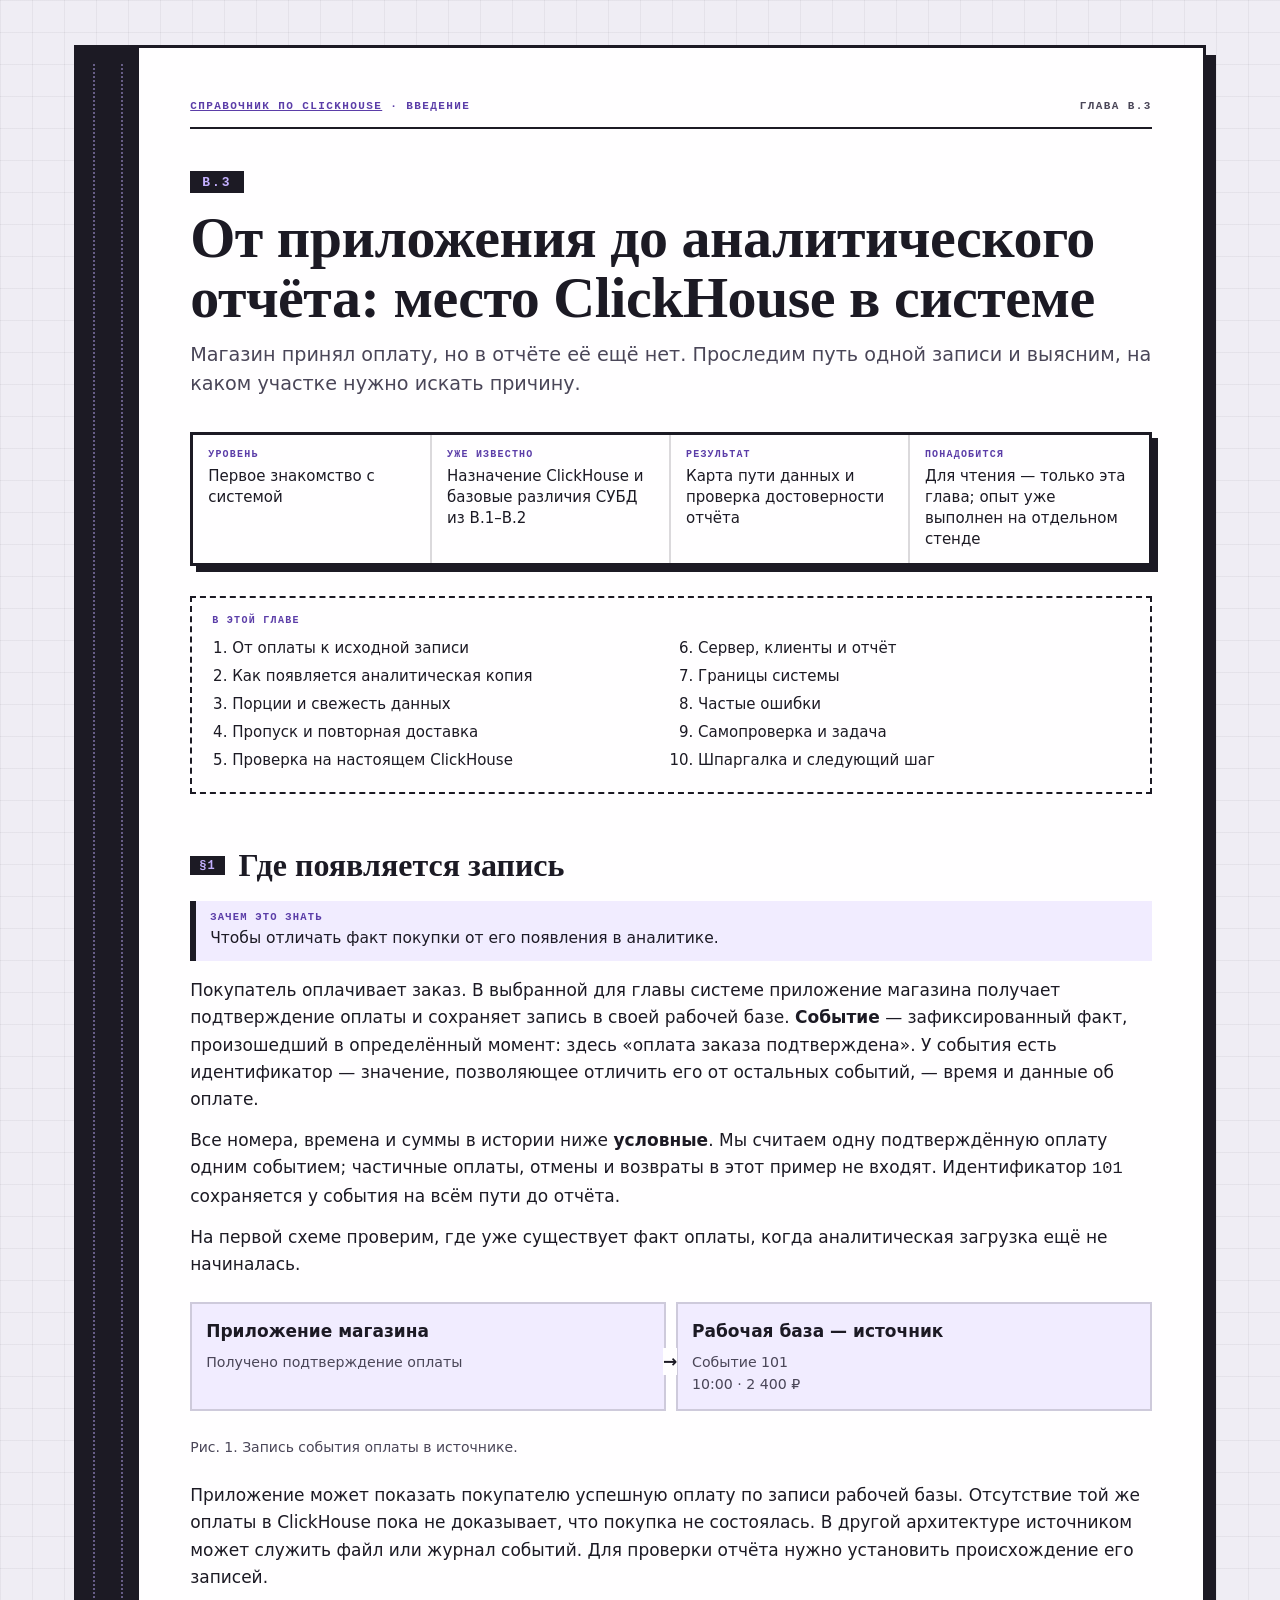
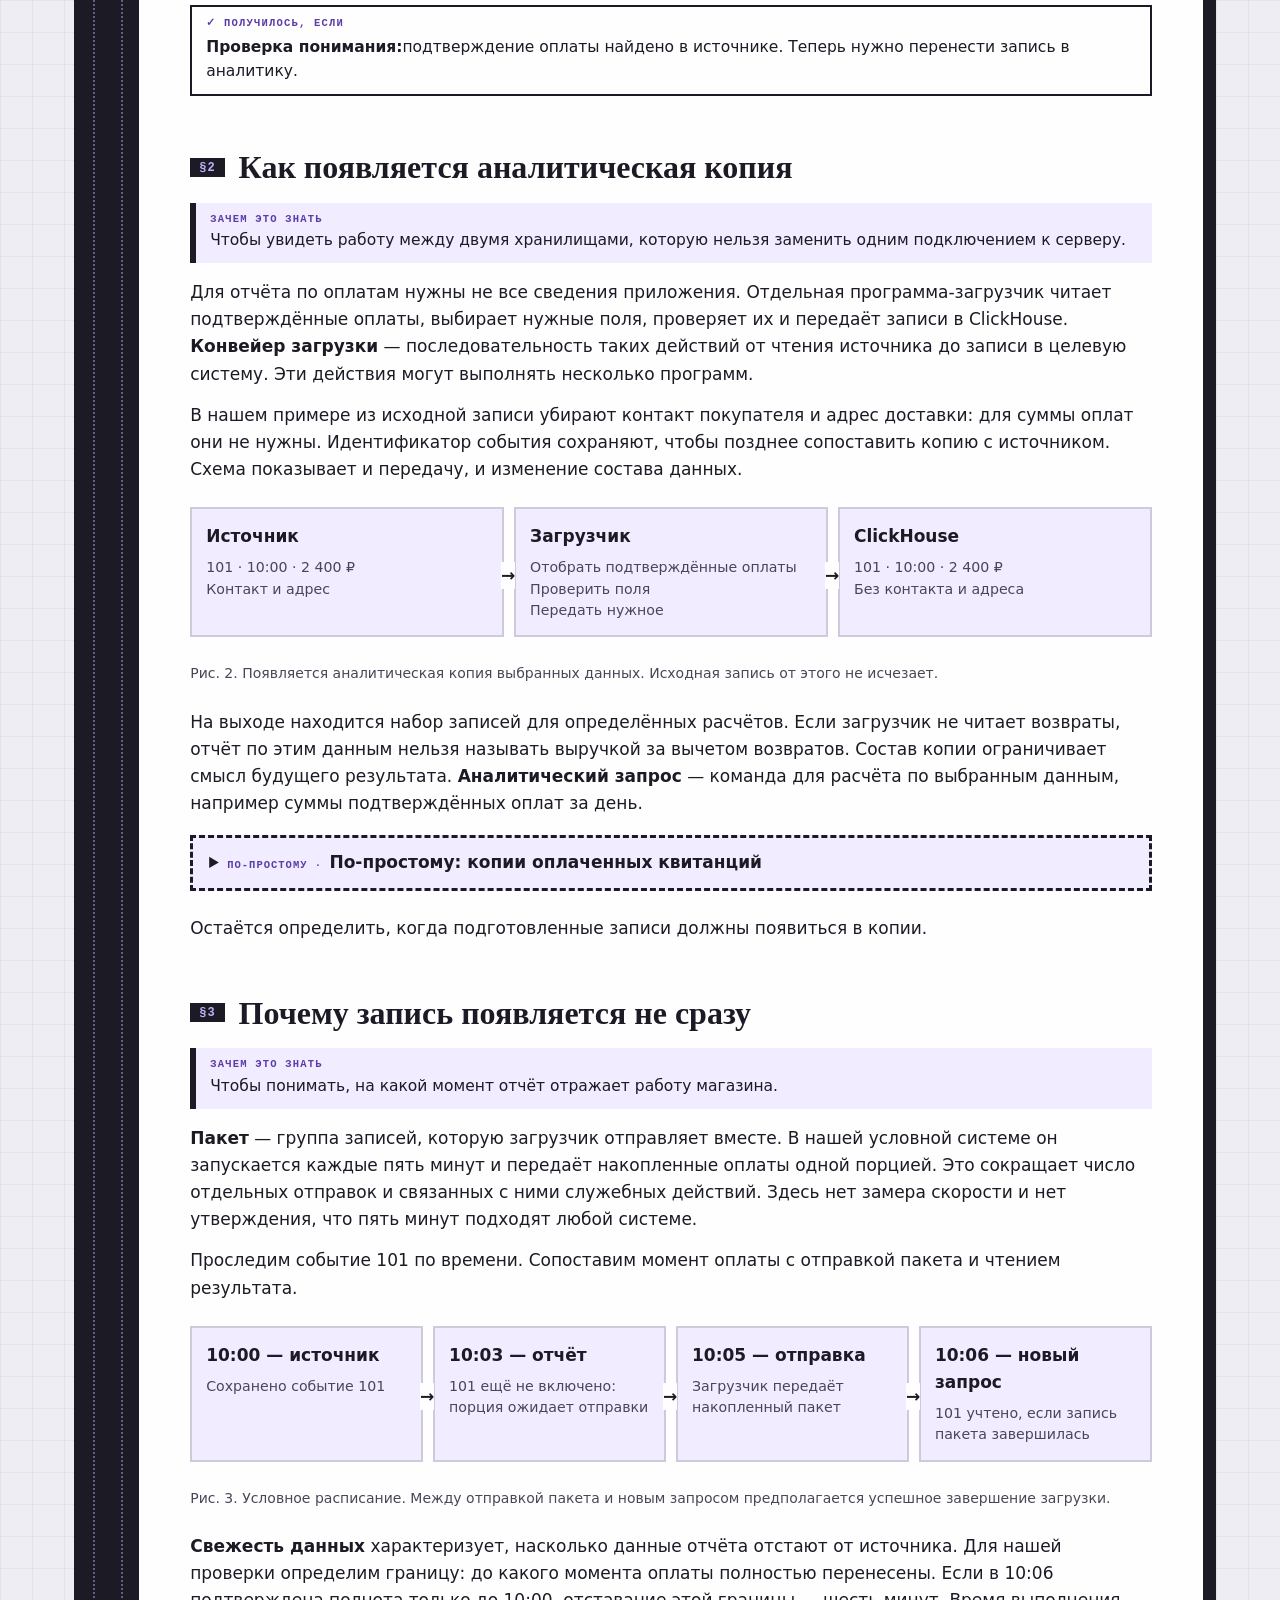
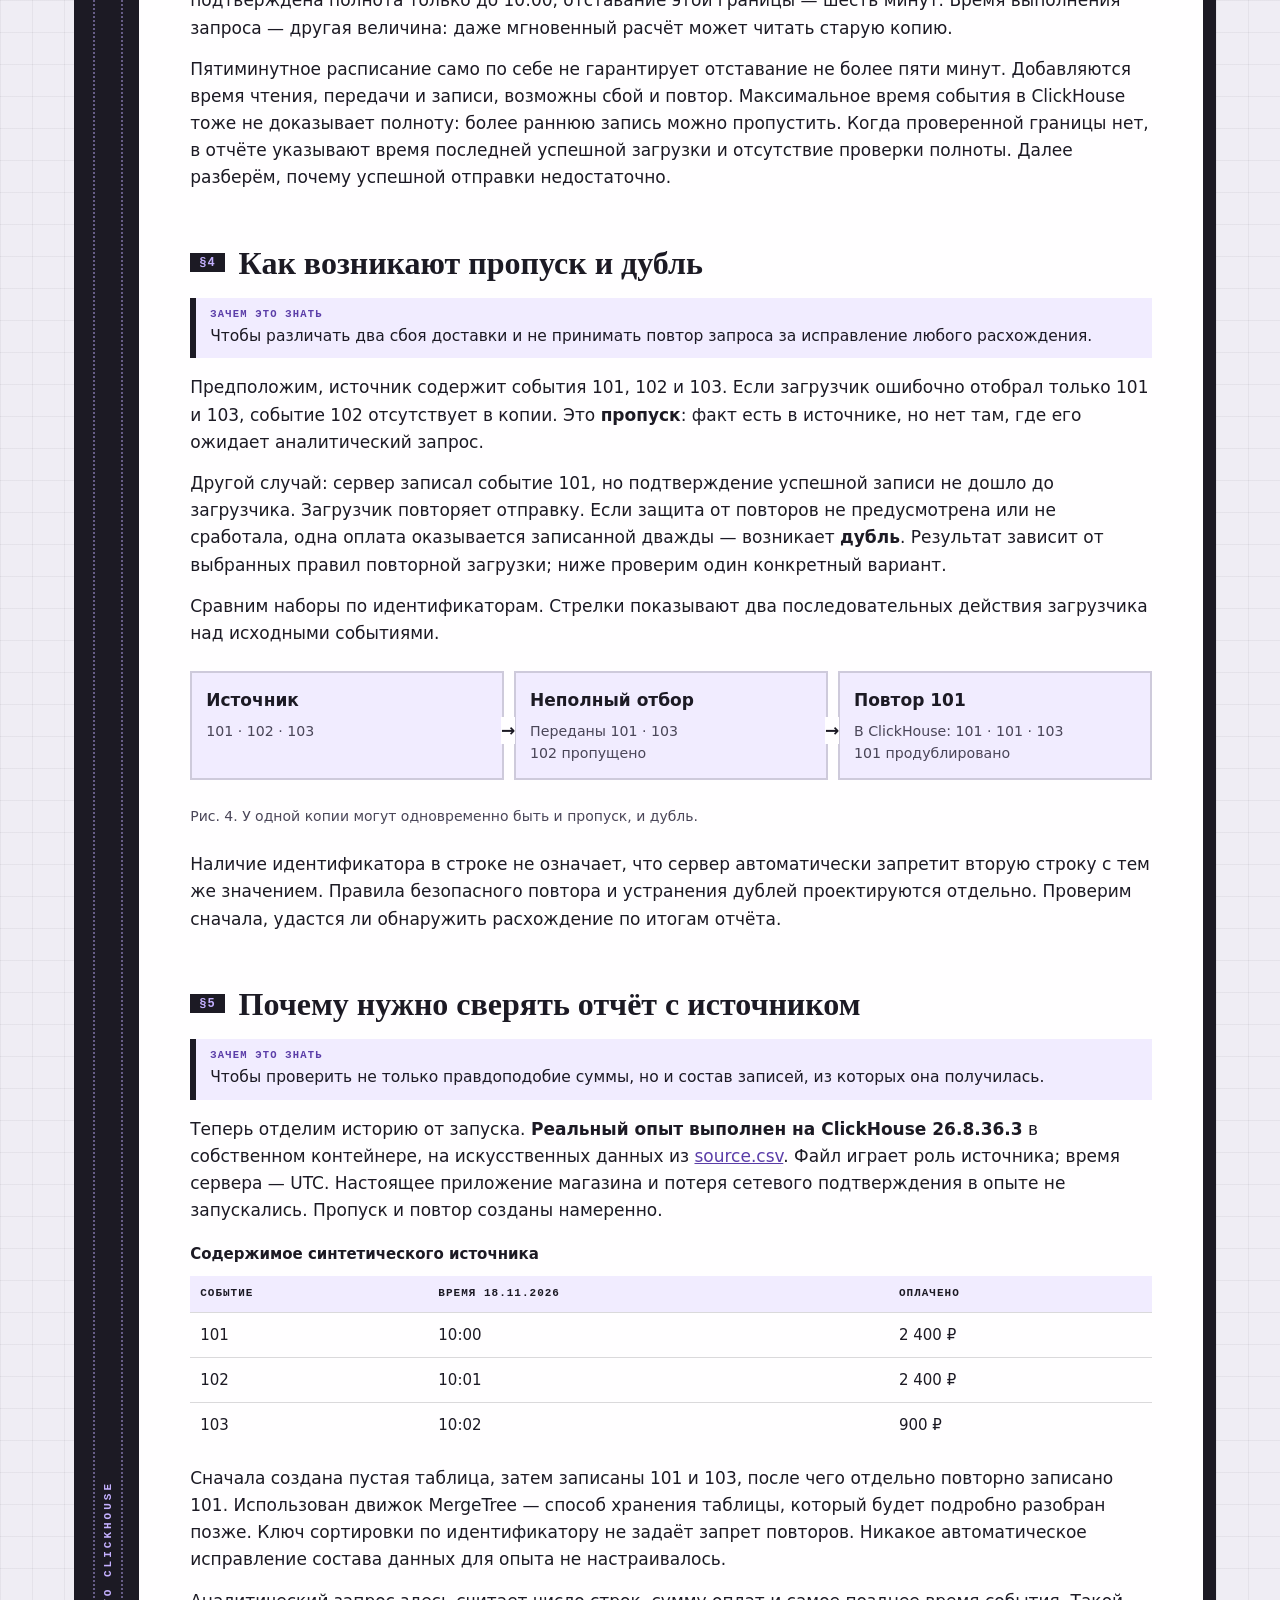
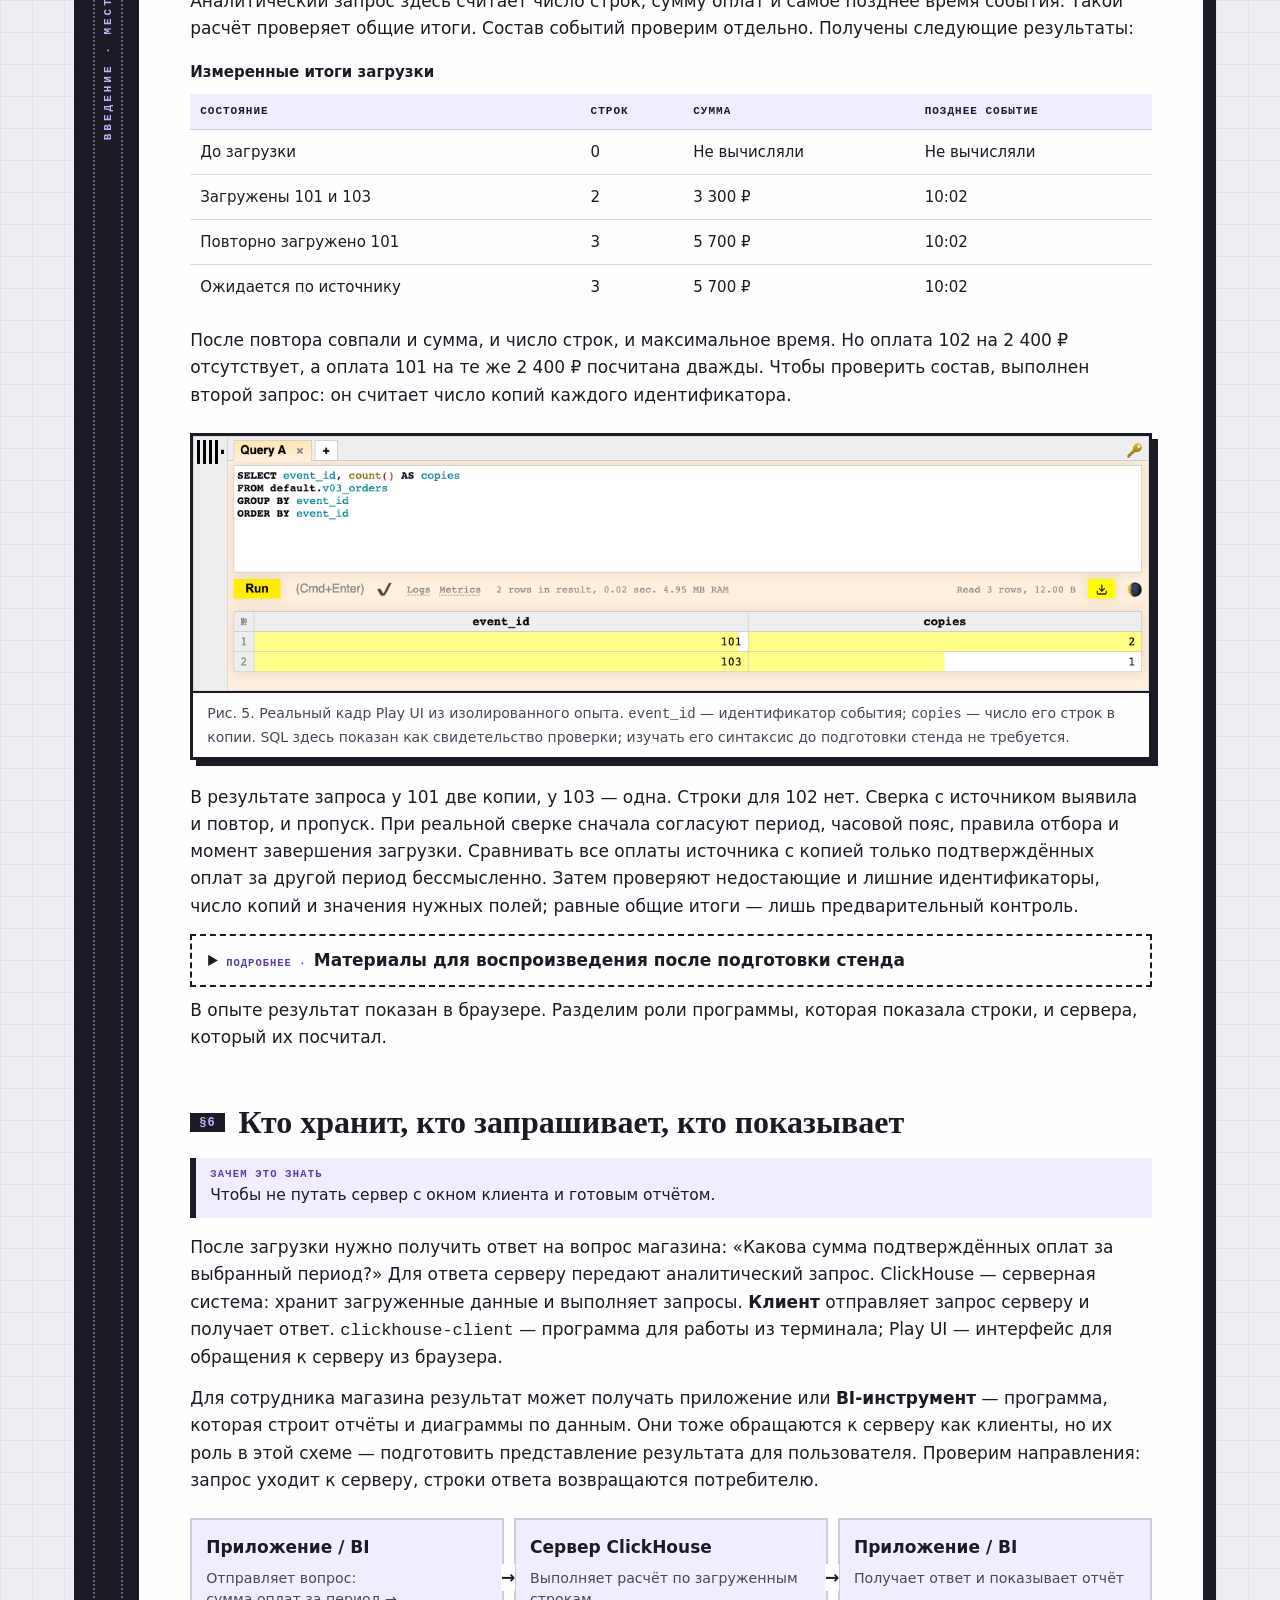
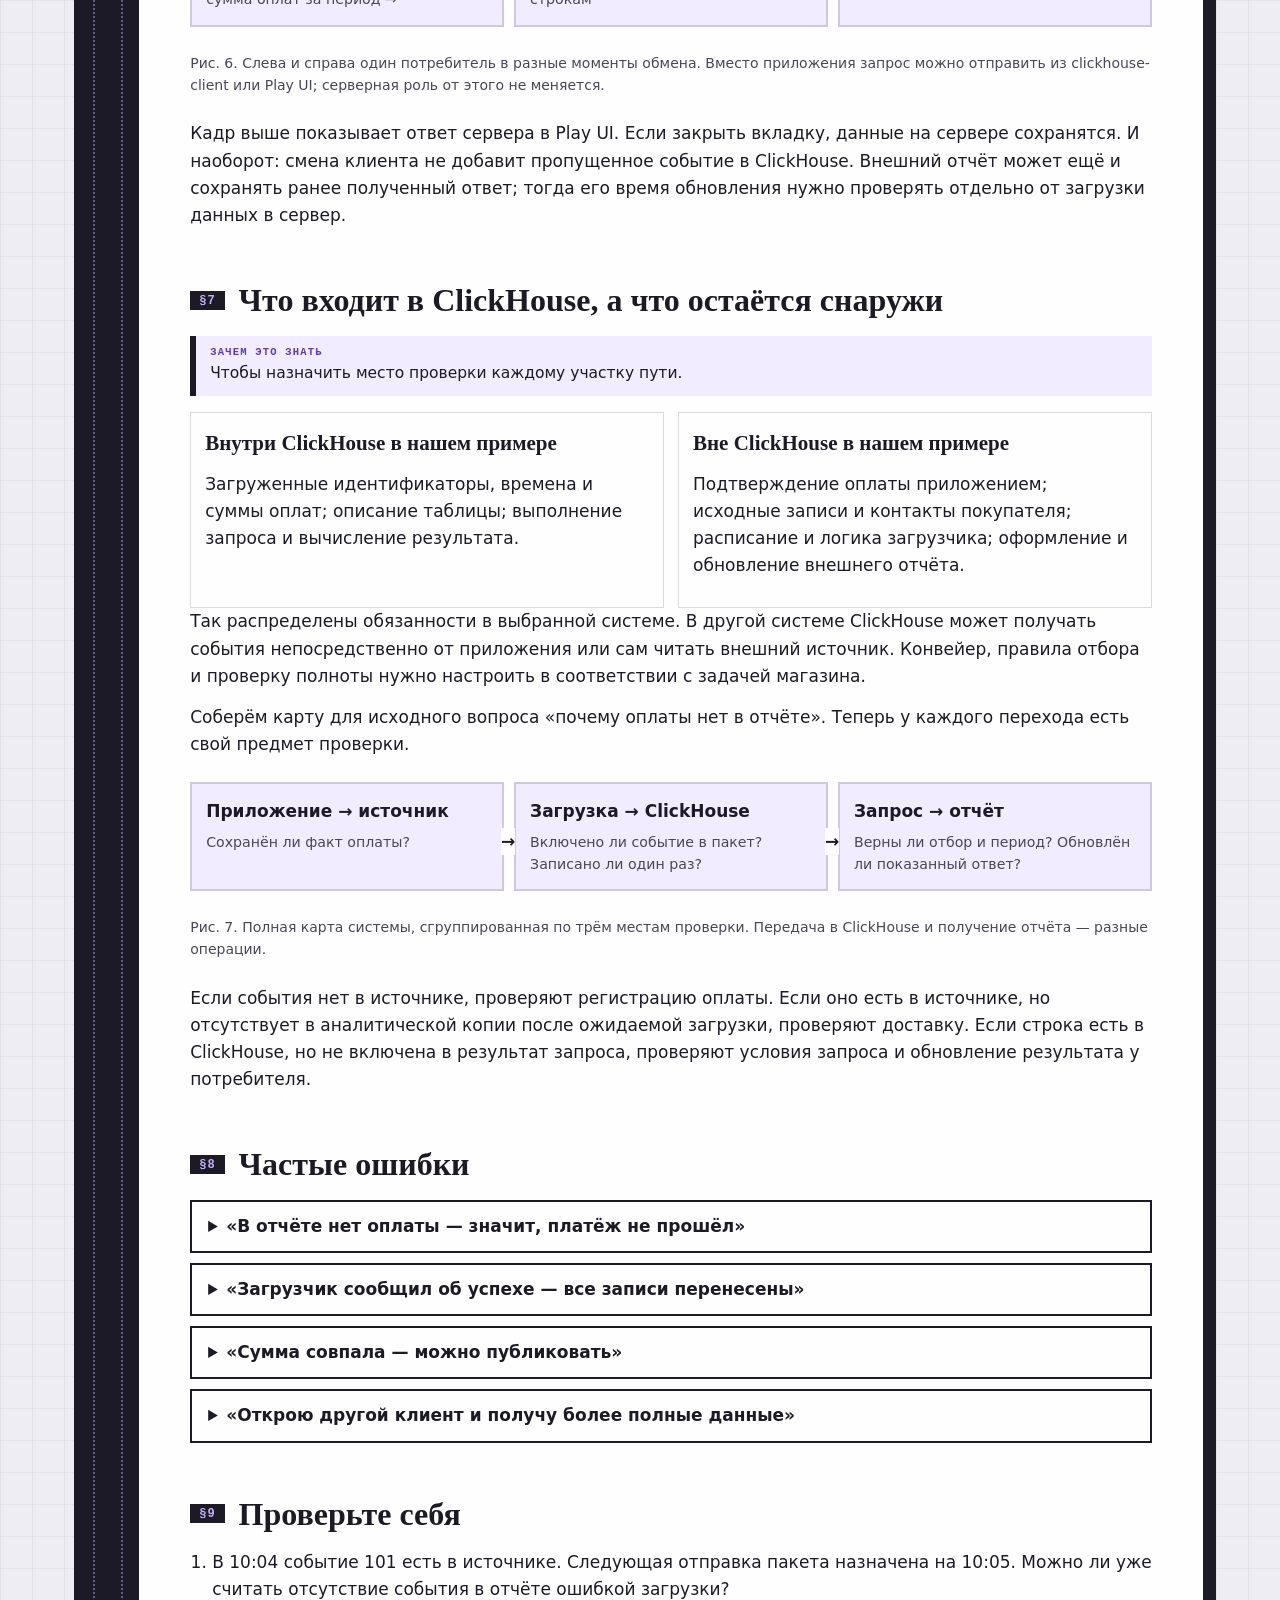
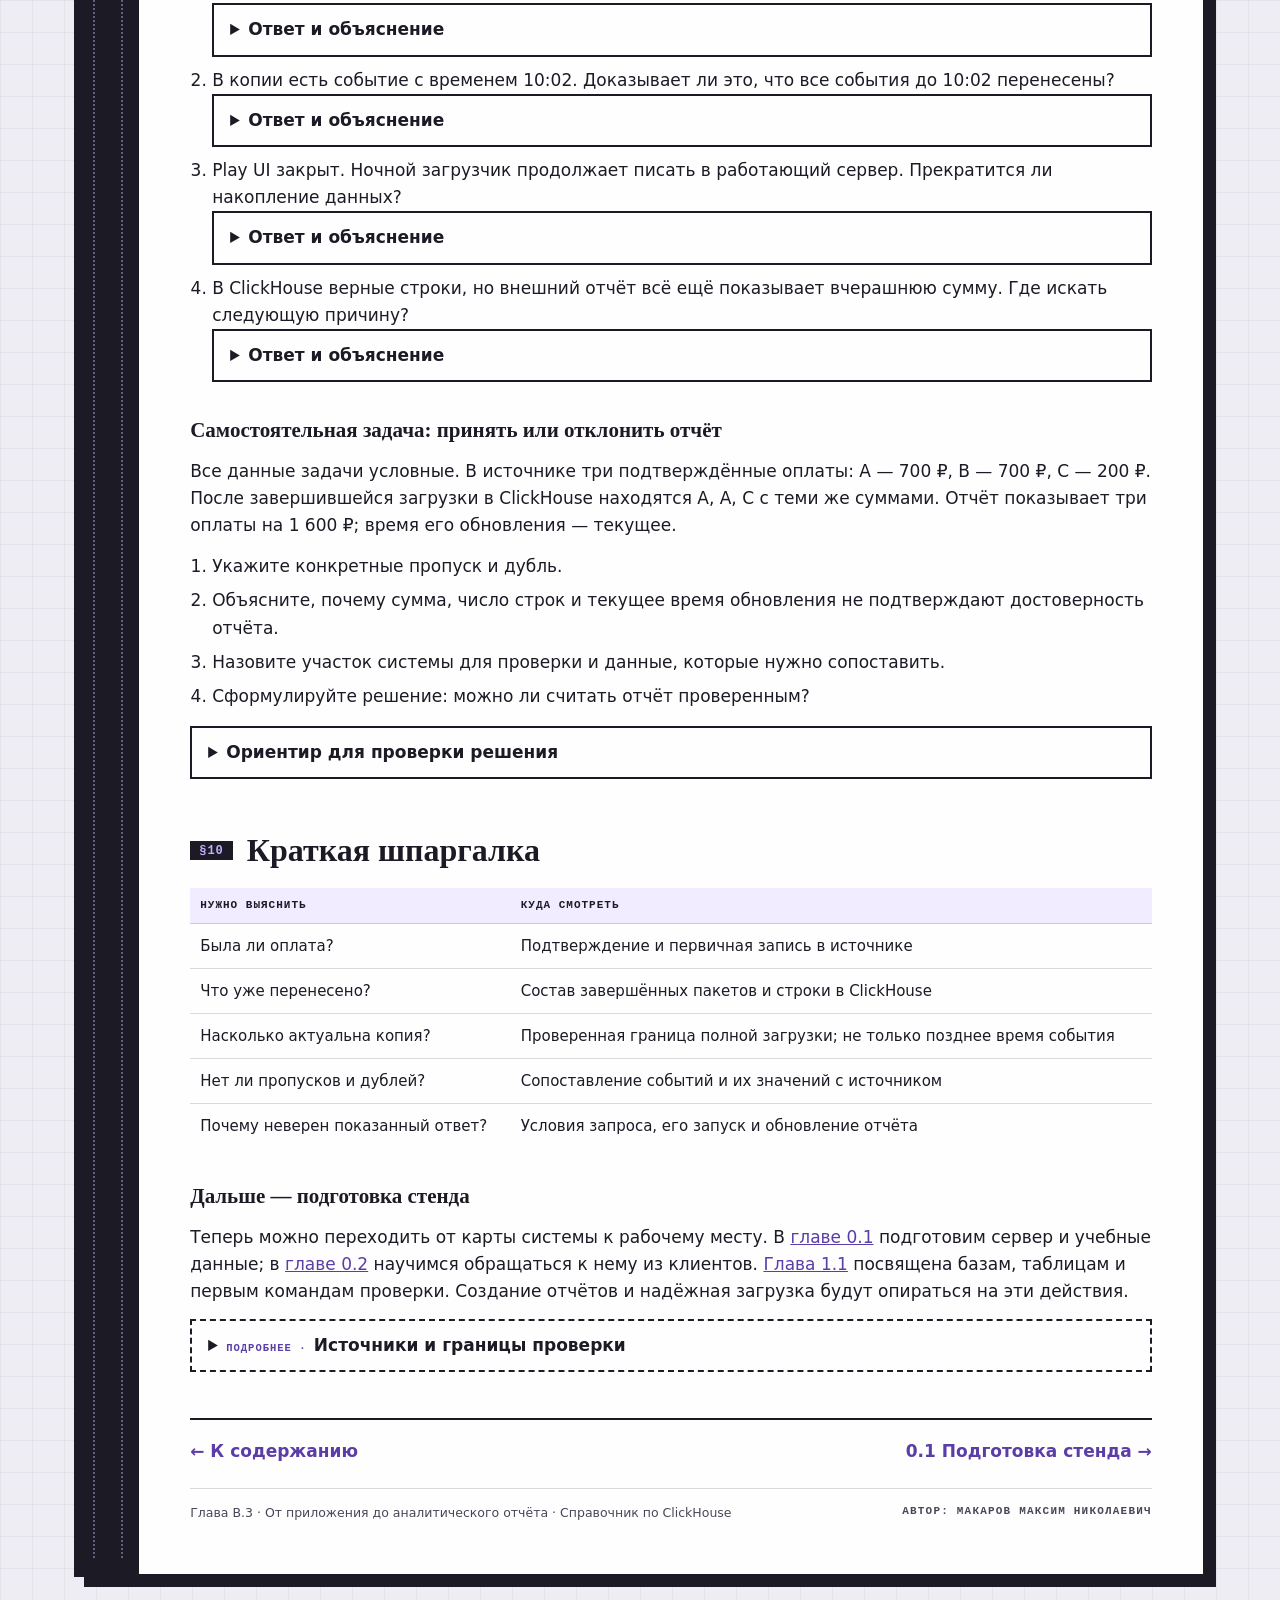
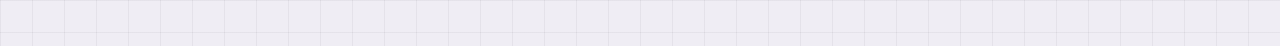
<file: temy/v03-put-dannyh/index.html>
<!doctype html>
<html lang="ru">
<head>
<meta charset="utf-8"><meta name="viewport" content="width=device-width, initial-scale=1">
<meta name="theme-color" content="#1C1A24">
<title>В.3 От приложения до аналитического отчёта · Справочник по ClickHouse</title>
<link rel="stylesheet" href="../../styles.css">
<style>
.v03-flow{display:flex;align-items:stretch;gap:10px;margin:18px 0;list-style:none;padding:0}.v03-flow>li{flex:1;min-width:0;border:2px solid var(--rule);padding:14px;background:var(--leaf-pale);position:relative}.v03-flow>li+li:before{content:'→';position:absolute;left:-15px;top:42%;background:var(--page);font-weight:700}.v03-flow b,.v03-flow small{display:block}.v03-flow small{margin-top:7px;line-height:1.5;color:var(--ink-soft)}.v03-flow code{overflow-wrap:anywhere}.v03-diagram{margin:24px 0}.v03-diagram figcaption{font-family:var(--body);font-weight:400;font-size:14px;color:var(--ink-soft);line-height:1.6}.v03-note{border-left:4px solid var(--leaf);padding:12px 16px;background:var(--leaf-pale)}.v03-table{overflow-x:auto;margin:18px 0}.v03-table table{width:100%;border-collapse:collapse}.v03-table th,.v03-table td{text-align:left;vertical-align:top;padding:10px;border-bottom:1px solid var(--rule)}.v03-table caption{text-align:left;font-weight:600;margin-bottom:10px}.v03-shot{width:100%;height:auto;display:block;border:1px solid var(--rule)}.v03-ref{overflow-wrap:anywhere}.v03-map{display:grid;grid-template-columns:1fr 1fr;gap:14px}.v03-map>div{border:1px solid var(--rule);padding:14px}.v03-map h3{margin-top:0}main.leaf{min-width:0}pre{max-width:100%;overflow-x:auto}h1{overflow-wrap:break-word}
@media(max-width:600px){.v03-flow{flex-direction:column;gap:20px}.v03-flow>li+li:before{content:'↓';left:50%;top:-24px}.v03-map{grid-template-columns:1fr}.v03-table th,.v03-table td{padding:8px;font-size:14px}}
</style>
</head>
<body><div class="book"><div class="book__body"><div class="spine"><span>Введение · Место ClickHouse</span></div><main class="leaf">
<div class="running"><p class="eyebrow"><a href="../../index.html">Справочник по ClickHouse</a> · введение</p><p class="running__folio">Глава В.3</p></div>
<header class="chapter-head"><span class="chapter-num">В.3</span><h1>От приложения до аналитического отчёта: место ClickHouse в системе</h1><p class="lead">Магазин принял оплату, но в отчёте её ещё нет. Проследим путь одной записи и выясним, на каком участке нужно искать причину.</p></header>
<dl class="passport"><div><dt>Уровень</dt><dd>Первое знакомство с системой</dd></div><div><dt>Уже известно</dt><dd>Назначение ClickHouse и базовые различия СУБД из В.1–В.2</dd></div><div><dt>Результат</dt><dd>Карта пути данных и проверка достоверности отчёта</dd></div><div><dt>Понадобится</dt><dd>Для чтения — только эта глава; опыт уже выполнен на отдельном стенде</dd></div></dl>
<nav class="contents"><b>В этой главе</b><ol><li><a href="#s1">От оплаты к исходной записи</a></li><li><a href="#s2">Как появляется аналитическая копия</a></li><li><a href="#s3">Порции и свежесть данных</a></li><li><a href="#s4">Пропуск и повторная доставка</a></li><li><a href="#s5">Проверка на настоящем ClickHouse</a></li><li><a href="#s6">Сервер, клиенты и отчёт</a></li><li><a href="#s7">Границы системы</a></li><li><a href="#s8">Частые ошибки</a></li><li><a href="#s9">Самопроверка и задача</a></li><li><a href="#s10">Шпаргалка и следующий шаг</a></li></ol></nav>
<h2 id="s1"><span class="sec">§1</span>Где появляется запись</h2>
<p class="purpose"><b>Зачем это знать</b>Чтобы отличать факт покупки от его появления в аналитике.</p>
<p>Покупатель оплачивает заказ. В выбранной для главы системе приложение магазина получает подтверждение оплаты и сохраняет запись в своей рабочей базе. <strong>Событие</strong> — зафиксированный факт, произошедший в определённый момент: здесь «оплата заказа подтверждена». У события есть идентификатор — значение, позволяющее отличить его от остальных событий, — время и данные об оплате.</p>
<p>Все номера, времена и суммы в истории ниже <strong>условные</strong>. Мы считаем одну подтверждённую оплату одним событием; частичные оплаты, отмены и возвраты в этот пример не входят. Идентификатор <code>101</code> сохраняется у события на всём пути до отчёта.</p>
<p>На первой схеме проверим, где уже существует факт оплаты, когда аналитическая загрузка ещё не начиналась.</p>
<figure class="v03-diagram scheme"><ol class="v03-flow" aria-label="Появление события оплаты"><li><b>Приложение магазина</b><small>Получено подтверждение оплаты</small></li><li><b>Рабочая база — источник</b><small>Событие 101<br>10:00 · 2 400 ₽</small></li></ol><figcaption>Рис. 1. Запись события оплаты в источнике.</figcaption></figure>
<p>Приложение может показать покупателю успешную оплату по записи рабочей базы. Отсутствие той же оплаты в ClickHouse пока не доказывает, что покупка не состоялась. В другой архитектуре источником может служить файл или журнал событий. Для проверки отчёта нужно установить происхождение его записей.</p>
<p class="check"><b>Проверка понимания:</b>подтверждение оплаты найдено в источнике. Теперь нужно перенести запись в аналитику.</p>
<h2 id="s2"><span class="sec">§2</span>Как появляется аналитическая копия</h2>
<p class="purpose"><b>Зачем это знать</b>Чтобы увидеть работу между двумя хранилищами, которую нельзя заменить одним подключением к серверу.</p>
<p>Для отчёта по оплатам нужны не все сведения приложения. Отдельная программа-загрузчик читает подтверждённые оплаты, выбирает нужные поля, проверяет их и передаёт записи в ClickHouse. <strong>Конвейер загрузки</strong> — последовательность таких действий от чтения источника до записи в целевую систему. Эти действия могут выполнять несколько программ.</p>
<p>В нашем примере из исходной записи убирают контакт покупателя и адрес доставки: для суммы оплат они не нужны. Идентификатор события сохраняют, чтобы позднее сопоставить копию с источником. Схема показывает и передачу, и изменение состава данных.</p>
<figure class="v03-diagram scheme"><ol class="v03-flow" aria-label="Преобразование исходной записи в аналитическую"><li><b>Источник</b><small>101 · 10:00 · 2 400 ₽<br>Контакт и адрес</small></li><li><b>Загрузчик</b><small>Отобрать подтверждённые оплаты<br>Проверить поля<br>Передать нужное</small></li><li><b>ClickHouse</b><small>101 · 10:00 · 2 400 ₽<br>Без контакта и адреса</small></li></ol><figcaption>Рис. 2. Появляется аналитическая копия выбранных данных. Исходная запись от этого не исчезает.</figcaption></figure>
<p>На выходе находится набор записей для определённых расчётов. Если загрузчик не читает возвраты, отчёт по этим данным нельзя называть выручкой за вычетом возвратов. Состав копии ограничивает смысл будущего результата. <strong>Аналитический запрос</strong> — команда для расчёта по выбранным данным, например суммы подтверждённых оплат за день.</p>
<details class="simple"><summary>По-простому: копии оплаченных квитанций</summary><p>В магазине оригиналы квитанций могут оставаться у кассы. Бухгалтеру раз в несколько минут передают копии с номером, временем и суммой.</p><ol class="v03-flow"><li><b>Оригинал у кассы</b><small>Подтверждает отдельную оплату</small></li><li><b>Подготовка копий</b><small>Выбрать нужные сведения и передать</small></li><li><b>Расчёт по копиям</b><small>Сложить суммы за период</small></li></ol><p><b>Что есть что:</b>оригиналы — источник; подготовка и доставка копий — конвейер загрузки; хранилище копий — ClickHouse; расчёт по ним — аналитический запрос.</p><p><b>Граница аналогии:</b>электронная копия может иметь другую структуру. Один факт может быть представлен несколькими связанными записями. Сохранение соответствия между ними нужно проверять отдельно.</p></details>
<p>Остаётся определить, когда подготовленные записи должны появиться в копии.</p>
<h2 id="s3"><span class="sec">§3</span>Почему запись появляется не сразу</h2>
<p class="purpose"><b>Зачем это знать</b>Чтобы понимать, на какой момент отчёт отражает работу магазина.</p>
<p><strong>Пакет</strong> — группа записей, которую загрузчик отправляет вместе. В нашей условной системе он запускается каждые пять минут и передаёт накопленные оплаты одной порцией. Это сокращает число отдельных отправок и связанных с ними служебных действий. Здесь нет замера скорости и нет утверждения, что пять минут подходят любой системе.</p>
<p>Проследим событие 101 по времени. Сопоставим момент оплаты с отправкой пакета и чтением результата.</p>
<figure class="v03-diagram scheme"><ol class="v03-flow" aria-label="Временная линия доставки события"><li><b>10:00 — источник</b><small>Сохранено событие 101</small></li><li><b>10:03 — отчёт</b><small>101 ещё не включено: порция ожидает отправки</small></li><li><b>10:05 — отправка</b><small>Загрузчик передаёт накопленный пакет</small></li><li><b>10:06 — новый запрос</b><small>101 учтено, если запись пакета завершилась</small></li></ol><figcaption>Рис. 3. Условное расписание. Между отправкой пакета и новым запросом предполагается успешное завершение загрузки.</figcaption></figure>
<p><strong>Свежесть данных</strong> характеризует, насколько данные отчёта отстают от источника. Для нашей проверки определим границу: до какого момента оплаты полностью перенесены. Если в 10:06 подтверждена полнота только до 10:00, отставание этой границы — шесть минут. Время выполнения запроса — другая величина: даже мгновенный расчёт может читать старую копию.</p>
<p>Пятиминутное расписание само по себе не гарантирует отставание не более пяти минут. Добавляются время чтения, передачи и записи, возможны сбой и повтор. Максимальное время события в ClickHouse тоже не доказывает полноту: более раннюю запись можно пропустить. Когда проверенной границы нет, в отчёте указывают время последней успешной загрузки и отсутствие проверки полноты. Далее разберём, почему успешной отправки недостаточно.</p>
<h2 id="s4"><span class="sec">§4</span>Как возникают пропуск и дубль</h2>
<p class="purpose"><b>Зачем это знать</b>Чтобы различать два сбоя доставки и не принимать повтор запроса за исправление любого расхождения.</p>
<p>Предположим, источник содержит события 101, 102 и 103. Если загрузчик ошибочно отобрал только 101 и 103, событие 102 отсутствует в копии. Это <strong>пропуск</strong>: факт есть в источнике, но нет там, где его ожидает аналитический запрос.</p>
<p>Другой случай: сервер записал событие 101, но подтверждение успешной записи не дошло до загрузчика. Загрузчик повторяет отправку. Если защита от повторов не предусмотрена или не сработала, одна оплата оказывается записанной дважды — возникает <strong>дубль</strong>. Результат зависит от выбранных правил повторной загрузки; ниже проверим один конкретный вариант.</p>
<p>Сравним наборы по идентификаторам. Стрелки показывают два последовательных действия загрузчика над исходными событиями.</p>
<figure class="v03-diagram scheme"><ol class="v03-flow" aria-label="Пропуск и повторная отправка"><li><b>Источник</b><small>101 · 102 · 103</small></li><li><b>Неполный отбор</b><small>Переданы 101 · 103<br>102 пропущено</small></li><li><b>Повтор 101</b><small>В ClickHouse: 101 · 101 · 103<br>101 продублировано</small></li></ol><figcaption>Рис. 4. У одной копии могут одновременно быть и пропуск, и дубль.</figcaption></figure>
<p>Наличие идентификатора в строке не означает, что сервер автоматически запретит вторую строку с тем же значением. Правила безопасного повтора и устранения дублей проектируются отдельно. Проверим сначала, удастся ли обнаружить расхождение по итогам отчёта.</p>
<h2 id="s5"><span class="sec">§5</span>Почему нужно сверять отчёт с источником</h2>
<p class="purpose"><b>Зачем это знать</b>Чтобы проверить не только правдоподобие суммы, но и состав записей, из которых она получилась.</p>
<p>Теперь отделим историю от запуска. <strong>Реальный опыт выполнен на ClickHouse 26.8.36.3</strong> в собственном контейнере, на искусственных данных из <a href="assets/source.csv">source.csv</a>. Файл играет роль источника; время сервера — UTC. Настоящее приложение магазина и потеря сетевого подтверждения в опыте не запускались. Пропуск и повтор созданы намеренно.</p>
<div class="v03-table"><table><caption>Содержимое синтетического источника</caption><thead><tr><th>Событие</th><th>Время 18.11.2026</th><th>Оплачено</th></tr></thead><tbody><tr><td>101</td><td>10:00</td><td>2 400 ₽</td></tr><tr><td>102</td><td>10:01</td><td>2 400 ₽</td></tr><tr><td>103</td><td>10:02</td><td>900 ₽</td></tr></tbody></table></div>
<p>Сначала создана пустая таблица, затем записаны 101 и 103, после чего отдельно повторно записано 101. Использован движок MergeTree — способ хранения таблицы, который будет подробно разобран позже. Ключ сортировки по идентификатору не задаёт запрет повторов. Никакое автоматическое исправление состава данных для опыта не настраивалось.</p>
<p>Аналитический запрос здесь считает число строк, сумму оплат и самое позднее время события. Такой расчёт проверяет общие итоги. Состав событий проверим отдельно. Получены следующие результаты:</p>
<div class="v03-table"><table><caption>Измеренные итоги загрузки</caption><thead><tr><th>Состояние</th><th>Строк</th><th>Сумма</th><th>Позднее событие</th></tr></thead><tbody><tr><td>До загрузки</td><td>0</td><td>Не вычисляли</td><td>Не вычисляли</td></tr><tr><td>Загружены 101 и 103</td><td>2</td><td>3 300 ₽</td><td>10:02</td></tr><tr><td>Повторно загружено 101</td><td>3</td><td>5 700 ₽</td><td>10:02</td></tr><tr><td>Ожидается по источнику</td><td>3</td><td>5 700 ₽</td><td>10:02</td></tr></tbody></table></div>
<p>После повтора совпали и сумма, и число строк, и максимальное время. Но оплата 102 на 2 400 ₽ отсутствует, а оплата 101 на те же 2 400 ₽ посчитана дважды. Чтобы проверить состав, выполнен второй запрос: он считает число копий каждого идентификатора.</p>
<figure class="v03-diagram scheme shot"><img class="v03-shot" src="assets/play-reconciliation.png" width="1280" height="340" alt="Реальный Play UI: запрос подсчёта копий событий в таблице v03_orders вернул для 101 две строки, для 103 одну; события 102 в результате нет."><figcaption>Рис. 5. Реальный кадр Play UI из изолированного опыта. <code>event_id</code> — идентификатор события; <code>copies</code> — число его строк в копии. SQL здесь показан как свидетельство проверки; изучать его синтаксис до подготовки стенда не требуется.</figcaption></figure>
<p>В результате запроса у 101 две копии, у 103 — одна. Строки для 102 нет. Сверка с источником выявила и повтор, и пропуск. При реальной сверке сначала согласуют период, часовой пояс, правила отбора и момент завершения загрузки. Сравнивать все оплаты источника с копией только подтверждённых оплат за другой период бессмысленно. Затем проверяют недостающие и лишние идентификаторы, число копий и значения нужных полей; равные общие итоги — лишь предварительный контроль.</p>
<details class="more"><summary>Материалы для воспроизведения после подготовки стенда</summary><p><a href="assets/experiment.py">experiment.py</a> читает CSV, создаёт <code>default.v03_orders</code>, выполняет две вставки и печатает проверки. <a href="assets/experiment-output.txt">Полный вывод запуска</a> сохранён отдельно. Скрипт предназначен для воспроизведения этого опыта. Для промышленной загрузки в нём нет обработки сбоев и правил безопасного повтора.</p><p>Нужны Python 3 и <strong>собственный пустой сервер</strong>. Скрипту передают адрес сервера и учётные данные через переменные окружения <code>CH_URL</code>, <code>CH_USER</code>, <code>CH_PASSWORD</code>. Например, в оболочке macOS/Linux для отдельного сервера на порту 18373:</p><pre><code>CH_URL=http://127.0.0.1:18373 CH_USER=student CH_PASSWORD=student python3 experiment.py</code></pre><p>CSV должен лежать рядом со скриптом. Скрипт не удаляет и не очищает существующие данные. При повторном запуске на том же сервере создание существующей таблицы завершится ошибкой; для нового опыта нужен новый пустой стенд. Не запускайте его на общем сервере. </p></details>
<p>В опыте результат показан в браузере. Разделим роли программы, которая показала строки, и сервера, который их посчитал.</p>
<h2 id="s6"><span class="sec">§6</span>Кто хранит, кто запрашивает, кто показывает</h2>
<p class="purpose"><b>Зачем это знать</b>Чтобы не путать сервер с окном клиента и готовым отчётом.</p>
<p>После загрузки нужно получить ответ на вопрос магазина: «Какова сумма подтверждённых оплат за выбранный период?» Для ответа серверу передают аналитический запрос. ClickHouse — серверная система: хранит загруженные данные и выполняет запросы. <strong>Клиент</strong> отправляет запрос серверу и получает ответ. <code>clickhouse-client</code> — программа для работы из терминала; Play UI — интерфейс для обращения к серверу из браузера.</p>
<p>Для сотрудника магазина результат может получать приложение или <strong>BI-инструмент</strong> — программа, которая строит отчёты и диаграммы по данным. Они тоже обращаются к серверу как клиенты, но их роль в этой схеме — подготовить представление результата для пользователя. Проверим направления: запрос уходит к серверу, строки ответа возвращаются потребителю.</p>
<figure class="v03-diagram scheme"><ol class="v03-flow" aria-label="Запрос и возврат результата"><li><b>Приложение / BI</b><small>Отправляет вопрос:<br>сумма оплат за период →</small></li><li><b>Сервер ClickHouse</b><small>Выполняет расчёт по загруженным строкам</small></li><li><b>Приложение / BI</b><small>Получает ответ и показывает отчёт</small></li></ol><figcaption>Рис. 6. Слева и справа один потребитель в разные моменты обмена. Вместо приложения запрос можно отправить из clickhouse-client или Play UI; серверная роль от этого не меняется.</figcaption></figure>
<p>Кадр выше показывает ответ сервера в Play UI. Если закрыть вкладку, данные на сервере сохранятся. И наоборот: смена клиента не добавит пропущенное событие в ClickHouse. Внешний отчёт может ещё и сохранять ранее полученный ответ; тогда его время обновления нужно проверять отдельно от загрузки данных в сервер.</p>
<h2 id="s7"><span class="sec">§7</span>Что входит в ClickHouse, а что остаётся снаружи</h2>
<p class="purpose"><b>Зачем это знать</b>Чтобы назначить место проверки каждому участку пути.</p>
<div class="v03-map"><div><h3>Внутри ClickHouse в нашем примере</h3><p>Загруженные идентификаторы, времена и суммы оплат; описание таблицы; выполнение запроса и вычисление результата.</p></div><div><h3>Вне ClickHouse в нашем примере</h3><p>Подтверждение оплаты приложением; исходные записи и контакты покупателя; расписание и логика загрузчика; оформление и обновление внешнего отчёта.</p></div></div>
<p>Так распределены обязанности в выбранной системе. В другой системе ClickHouse может получать события непосредственно от приложения или сам читать внешний источник. Конвейер, правила отбора и проверку полноты нужно настроить в соответствии с задачей магазина.</p>
<p>Соберём карту для исходного вопроса «почему оплаты нет в отчёте». Теперь у каждого перехода есть свой предмет проверки.</p>
<figure class="v03-diagram scheme"><ol class="v03-flow" aria-label="Полный путь данных и контрольные точки"><li><b>Приложение → источник</b><small>Сохранён ли факт оплаты?</small></li><li><b>Загрузка → ClickHouse</b><small>Включено ли событие в пакет? Записано ли один раз?</small></li><li><b>Запрос → отчёт</b><small>Верны ли отбор и период? Обновлён ли показанный ответ?</small></li></ol><figcaption>Рис. 7. Полная карта системы, сгруппированная по трём местам проверки. Передача в ClickHouse и получение отчёта — разные операции.</figcaption></figure>
<p>Если события нет в источнике, проверяют регистрацию оплаты. Если оно есть в источнике, но отсутствует в аналитической копии после ожидаемой загрузки, проверяют доставку. Если строка есть в ClickHouse, но не включена в результат запроса, проверяют условия запроса и обновление результата у потребителя.</p>
<h2 id="s8"><span class="sec">§8</span>Частые ошибки</h2>
<details class="err"><summary>«В отчёте нет оплаты — значит, платёж не прошёл»</summary><p>Сначала проверьте подтверждение и запись в источнике. Затем время последней загрузки и наличие события в копии. Отчёт может отставать или иметь другой отбор.</p></details>
<details class="err"><summary>«Загрузчик сообщил об успехе — все записи перенесены»</summary><p>Успешная отправка выбранного пакета не доказывает, что отбор включил все нужные события. В опыте запись 102 вообще не была отправлена. Нужна сверка состава с источником.</p></details>
<details class="err"><summary>«Сумма совпала — можно публиковать»</summary><p>В опыте дубль и пропуск взаимно компенсировались. Сверьте события и их значения за один согласованный период; отдельно проверьте повторные записи.</p></details>
<details class="err"><summary>«Открою другой клиент и получу более полные данные»</summary><p>Состав таблицы сохраняется при смене клиента. Проверяйте результат на том же сервере, с тем же запросом и правами. Сначала уточните адрес сервера, затем проверяйте загрузку, отбор и сохранённый внешним отчётом результат.</p></details>
<h2 id="s9"><span class="sec">§9</span>Проверьте себя</h2>
<ol><li>В 10:04 событие 101 есть в источнике. Следующая отправка пакета назначена на 10:05. Можно ли уже считать отсутствие события в отчёте ошибкой загрузки?<details><summary>Ответ и объяснение</summary><p>Нет: по этому расписанию пакет ещё не отправлялся. Проверить нужно, попало ли событие в завершившуюся загрузку после 10:05. Само наступление 10:05 не доказывает успех.</p></details></li><li>В копии есть событие с временем 10:02. Доказывает ли это, что все события до 10:02 перенесены?<details><summary>Ответ и объяснение</summary><p>Нет. В опыте 103 с временем 10:02 загружено, а 102 с временем 10:01 пропущено. Максимальное время не является подтверждением полной доставки более ранних событий.</p></details></li><li>Play UI закрыт. Ночной загрузчик продолжает писать в работающий сервер. Прекратится ли накопление данных?<details><summary>Ответ и объяснение</summary><p>Нет, если загрузчик подключается к серверу независимо от браузера. Play UI — лишь один из клиентов; его открытая вкладка не нужна серверу для хранения и приёма данных.</p></details></li><li>В ClickHouse верные строки, но внешний отчёт всё ещё показывает вчерашнюю сумму. Где искать следующую причину?<details><summary>Ответ и объяснение</summary><p>У потребителя результата: проверить период и условия запроса, время его запуска и обновление сохранённого ответа. Повторная загрузка правильных данных оставит причину без изменений и может создать дубли.</p></details></li></ol>
<h3>Самостоятельная задача: принять или отклонить отчёт</h3>
<p>Все данные задачи условные. В источнике три подтверждённые оплаты: A — 700 ₽, B — 700 ₽, C — 200 ₽. После завершившейся загрузки в ClickHouse находятся A, A, C с теми же суммами. Отчёт показывает три оплаты на 1 600 ₽; время его обновления — текущее.</p>
<ol><li>Укажите конкретные пропуск и дубль.</li><li>Объясните, почему сумма, число строк и текущее время обновления не подтверждают достоверность отчёта.</li><li>Назовите участок системы для проверки и данные, которые нужно сопоставить.</li><li>Сформулируйте решение: можно ли считать отчёт проверенным?</li></ol>
<details><summary>Ориентир для проверки решения</summary><p>Пропущено B, повторено A. Равные суммы A и B скрыли ошибку в общем итоге, а свежее обновление лишь заново посчитало неверный набор. Проверяют отбор и повторные отправки в конвейере, сопоставляют идентификаторы, число копий и суммы с источником за тот же период. Отчёт нельзя считать проверенным до исправления состава и повторной сверки. Конкретный способ исправления без знания загрузчика выбирать рано.</p></details>
<h2 id="s10"><span class="sec">§10</span>Краткая шпаргалка</h2>
<div class="v03-table"><table><thead><tr><th>Нужно выяснить</th><th>Куда смотреть</th></tr></thead><tbody><tr><td>Была ли оплата?</td><td>Подтверждение и первичная запись в источнике</td></tr><tr><td>Что уже перенесено?</td><td>Состав завершённых пакетов и строки в ClickHouse</td></tr><tr><td>Насколько актуальна копия?</td><td>Проверенная граница полной загрузки; не только позднее время события</td></tr><tr><td>Нет ли пропусков и дублей?</td><td>Сопоставление событий и их значений с источником</td></tr><tr><td>Почему неверен показанный ответ?</td><td>Условия запроса, его запуск и обновление отчёта</td></tr></tbody></table></div>
<h3>Дальше — подготовка стенда</h3>
<p>Теперь можно переходить от карты системы к рабочему месту. В <a href="../01-stend/index.html">главе 0.1</a> подготовим сервер и учебные данные; в <a href="../02-klienty/index.html">главе 0.2</a> научимся обращаться к нему из клиентов. <a href="../11-server-baza-tablica/index.html">Глава 1.1</a> посвящена базам, таблицам и первым командам проверки. Создание отчётов и надёжная загрузка будут опираться на эти действия.</p>
<details class="more"><summary>Источники и границы проверки</summary><ul><li>Локальный опыт: <a href="assets/experiment.py">скрипт</a>, <a href="assets/source.csv">данные</a>, <a href="assets/experiment-output.txt">вывод</a>; ClickHouse 26.8.36.3, 18.11.2026. Проверены вставки и расчёты, не производительность и не работа промышленной сети.</li><li><a href="https://clickhouse.com/docs/interfaces/cli">Документация clickhouse-client</a> — роль терминального клиента.</li><li><a href="https://clickhouse.com/docs/interfaces/http">HTTP interface</a> — обращения к серверу и веб-интерфейс.</li><li><a href="https://clickhouse.com/docs/engines/table-engines/mergetree-family/mergetree">MergeTree</a> — ключ сортировки не является ограничением уникальности.</li></ul></details>
<div class="pager"><a href="../../index.html">← К содержанию</a><a href="../01-stend/index.html">0.1 Подготовка стенда →</a></div>
<div class="colophon"><span>Глава В.3 · От приложения до аналитического отчёта · Справочник по ClickHouse</span><span class="author-line">Автор: Макаров Максим Николаевич</span></div>
</main></div></div><script src="../../book.js"></script></body></html>
</file>
<file: styles.css>
/* Справочник по ClickHouse — типографика, книжная вёрстка и наглядные блоки.
   Автор: Макаров Максим Николаевич

   Файл разделён на части:
     1. переменные и основа        4. блоки данных (документ, коллекция)
     2. книга: корешок и страница  5. конвейер агрегации и анимации
     3. типографика главы          6. кадры Compass, практики, служебное      */

/* ── 1. Переменные и основа ──────────────────────────────────── */
:root {
  /* Палитра: графит и фиолетово-сиреневый. Светлая сирень — заливка и текст
     на чёрном; на светлом фоне акцентный текст — тёмно-фиолетовый. */
  --ink: #1C1A24;
  --ink-soft: #4A4658;
  --ink-faint: #9E99AD;
  --leaf: #5B3DA8;
  --leaf-bright: #C4B0FF;
  --leaf-pale: #F1ECFF;
  --clay: #C2410C;
  --clay-pale: #FDE3D3;
  --violet: #4B4F8A;
  --paper: #EFEDF4;
  --page: #FFFEFF;
  --rule: rgba(28, 26, 36, .16);
  --pixel: "Pixelify Sans", "Roboto Mono", monospace;
  --body: Inter, system-ui, -apple-system, sans-serif;
  --display: Literata, "PT Serif", Georgia, "Times New Roman", serif;
  --mono: "Roboto Mono", "SFMono-Regular", Consolas, monospace;
}

* { box-sizing: border-box; }

body {
  margin: 0;
  background: var(--paper);
  color: var(--ink);
  font-family: var(--body);
  font-size: 17px;
  line-height: 1.6;
  /* Фон-«миллиметровка»: намёк на разлинованную тетрадь, а не на экран. */
  background-image:
    linear-gradient(rgba(28, 26, 36, .05) 1px, transparent 1px),
    linear-gradient(90deg, rgba(28, 26, 36, .05) 1px, transparent 1px);
  background-size: 32px 32px;
  -webkit-font-smoothing: antialiased;
}

a { color: var(--leaf); }
a:hover { color: var(--ink); }
code, kbd, samp { font-family: var(--mono); }
:target { scroll-margin-top: 24px; }

.eyebrow {
  margin: 0;
  font: 600 11px/1.4 var(--pixel);
  letter-spacing: 1.4px;
  text-transform: uppercase;
  color: var(--leaf);
}
.author-line {
  font: 600 11px/1.5 var(--pixel);
  letter-spacing: 1.2px;
  text-transform: uppercase;
  color: var(--ink-soft);
}

/* ── 2. Книга: корешок и блок страниц ────────────────────────── */
.book { max-width: 1180px; margin: 0 auto; padding: 5vh 24px 8vh; }
.book__body {
  display: grid;
  grid-template-columns: 62px minmax(0, 1fr);
  border: 3px solid var(--ink);
  box-shadow: 10px 10px 0 var(--ink);
  background: var(--page);
}

.spine {
  position: relative;
  background: var(--ink);
  color: var(--leaf-pale);
  display: flex; align-items: center; justify-content: center;
  padding: 22px 0;
  overflow: hidden;
}
.spine span {
  writing-mode: vertical-rl;
  transform: rotate(180deg);
  font: 600 11px/1 var(--pixel);
  letter-spacing: 3px;
  text-transform: uppercase;
  white-space: nowrap;
  color: var(--leaf-bright);
}
/* Прошивка корешка — две пунктирные линии. */
.spine::before, .spine::after {
  content: "";
  position: absolute; top: 16px; bottom: 16px;
  border-left: 2px dotted rgba(196, 176, 255, .45);
}
.spine::before { left: 16px; }
.spine::after { right: 16px; }

.leaf { padding: clamp(28px, 4vw, 64px); min-width: 0; }

.running {
  display: flex; justify-content: space-between; align-items: baseline; gap: 16px;
  padding-bottom: 12px;
  border-bottom: 2px solid var(--ink);
  margin-bottom: clamp(24px, 3vw, 44px);
}
.running__folio { margin: 0; font: 600 11px/1.4 var(--pixel); letter-spacing: 1.4px; text-transform: uppercase; color: var(--ink-soft); }

/* ── 3. Типографика главы ────────────────────────────────────── */
.chapter-head { margin-bottom: 34px; }
.chapter-num {
  display: inline-block;
  padding: 5px 12px 4px;
  background: var(--ink); color: var(--leaf-bright);
  font: 700 13px/1 var(--pixel); letter-spacing: 2px;
}
.chapter-head h1 {
  margin: 14px 0 12px;
  font-family: var(--display);
  font-size: clamp(34px, 5vw, 58px);
  line-height: 1.04;
  font-weight: 700;
  letter-spacing: -.5px;
}
.lead { margin: 0 0 18px; font-size: clamp(18px, 1.5vw, 21px); line-height: 1.5; color: var(--ink-soft); }

.quote {
  margin: 0; padding: 14px 20px;
  border-left: 6px solid var(--leaf);
  background: var(--leaf-pale);
}
.quote p { margin: 0; font-family: var(--display); font-size: 18px; font-style: italic; }

h2 {
  display: flex; align-items: center; gap: 14px;
  margin: 52px 0 16px;
  font-family: var(--display); font-size: clamp(24px, 2.6vw, 32px); line-height: 1.2;
}
h2 .sec {
  flex: 0 0 auto;
  padding: 4px 9px 3px;
  background: var(--ink); color: var(--leaf-bright);
  font: 700 12px/1 var(--pixel); letter-spacing: 1px;
}
h3 { margin: 32px 0 10px; font-family: var(--display); font-size: 21px; }
p { margin: 0 0 14px; }
ul, ol { margin: 0 0 16px; padding-left: 22px; }
li { margin-bottom: 7px; }

.term { font-weight: 700; border-bottom: 2px solid var(--leaf-bright); }
strong { font-weight: 700; }

/* Паспорт темы — таблица-шапка главы. */
.passport {
  display: grid; grid-template-columns: repeat(4, minmax(0, 1fr));
  margin: 0 0 30px;
  border: 3px solid var(--ink);
  box-shadow: 6px 6px 0 var(--ink);
  background: var(--page);
}
.passport > div { padding: 13px 15px; border-right: 2px solid var(--rule); }
.passport > div:last-child { border-right: 0; }
.passport dt { font: 600 10px/1.3 var(--pixel); letter-spacing: 1.2px; text-transform: uppercase; color: var(--leaf); margin-bottom: 5px; }
.passport dd { margin: 0; font-size: 15px; line-height: 1.4; }

.contents {
  margin: 0 0 34px; padding: 16px 20px;
  border: 2px dashed var(--ink);
}
.contents b { display: block; font: 600 10px/1.3 var(--pixel); letter-spacing: 1.3px; text-transform: uppercase; color: var(--leaf); margin-bottom: 9px; }
.contents ol { columns: 2; column-gap: 34px; margin: 0; padding-left: 20px; font-size: 15px; }
.contents li { margin-bottom: 4px; break-inside: avoid; }
.contents a { color: var(--ink); text-decoration: none; border-bottom: 1px solid transparent; }
.contents a:hover { border-bottom-color: var(--leaf); }

/* Код и вывод. */
figure.code { margin: 20px 0; border: 3px solid var(--ink); box-shadow: 6px 6px 0 var(--ink); background: var(--page); overflow: hidden; }
figure.code figcaption {
  display: flex; justify-content: space-between; gap: 12px;
  padding: 8px 14px;
  background: var(--ink); color: var(--leaf-pale);
  font: 600 10.5px/1.4 var(--pixel); letter-spacing: 1.1px; text-transform: uppercase;
}
figure.code pre { margin: 0; padding: 15px 18px; overflow-x: auto; font: 400 14px/1.65 var(--mono); }
figure.code--out pre { background: #1C1A24; color: #E9E3FA; }
figure.code--out figcaption { background: var(--ink-soft); }

/* Кнопка копирования: подставляется скриптом в подпись блока кода.
   Блок с data-copy отдаёт в буфер не показанный текст, а строку из атрибута —
   так многострочная команда копируется одной строкой и не рвётся при вставке. */
.copy {
  flex: 0 0 auto; margin: -8px -14px -8px 0; padding: 8px 13px;
  border: 0; border-left: 2px solid rgba(215, 242, 228, .25);
  background: transparent; color: var(--leaf-bright); cursor: pointer;
  font: 600 10.5px/1.4 var(--pixel); letter-spacing: 1.1px; text-transform: uppercase;
}
.copy:hover { background: rgba(215, 242, 228, .12); }
.copy:focus-visible { outline: 2px solid var(--leaf-bright); outline-offset: -3px; }
.copy[data-state="done"] { color: #fff; background: var(--leaf); }
.copy[data-state="fail"] { color: #F0A882; }
figure.code--out .copy { border-left-color: rgba(215, 242, 228, .3); }
@media print { .copy { display: none; } }
.c { color: var(--ink-faint); }             /* комментарий  */
.k { color: var(--violet); font-weight: 700; }  /* ключевое слово */
.s { color: var(--clay); }                  /* строка       */
.n { color: var(--leaf); font-weight: 700; }/* число        */
.f { color: var(--ink); font-weight: 700; } /* функция      */
.o { color: var(--leaf); font-weight: 700; }/* оператор $   */
.fld { color: var(--violet); }              /* имя поля     */

.table-scroll { overflow-x: auto; margin: 18px 0; border: 3px solid var(--ink); box-shadow: 6px 6px 0 var(--ink); }
table { width: 100%; border-collapse: collapse; background: var(--page); font-size: 15px; }
th, td { padding: 9px 13px; text-align: left; vertical-align: top; border-bottom: 1px solid var(--rule); }
th { background: var(--leaf-pale); font: 600 11px/1.4 var(--pixel); letter-spacing: 1px; text-transform: uppercase; }
tbody tr:last-child td { border-bottom: 0; }
td code { font-size: 13.5px; }
.errors-table td:first-child { white-space: nowrap; }

.margin-note {
  margin: 20px 0; padding: 13px 17px;
  border-left: 6px solid var(--leaf);
  background: var(--leaf-pale);
  font-size: 15.5px;
}
.margin-note > b { display: block; font: 600 10.5px/1.3 var(--pixel); letter-spacing: 1.2px; text-transform: uppercase; margin-bottom: 6px; }
.margin-note p { margin: 0; }
.margin-note--warn { border-left-color: var(--clay); background: var(--clay-pale); }
.margin-note--warn b { color: var(--clay); }

details {
  margin: 0 0 10px; padding: 11px 16px;
  border: 2px solid var(--ink); background: var(--page);
}
summary { cursor: pointer; font-weight: 600; }
details[open] summary { margin-bottom: 9px; padding-bottom: 8px; border-bottom: 1px solid var(--rule); }
details p:last-child, details ul:last-child { margin-bottom: 0; }

.cheat { display: grid; grid-template-columns: repeat(auto-fit, minmax(230px, 1fr)); gap: 14px; margin: 20px 0; }
.cheat > div { padding: 13px 15px; border: 3px solid var(--ink); box-shadow: 5px 5px 0 var(--ink); background: var(--page); }
.cheat > div > b { display: block; font: 600 10.5px/1.3 var(--pixel); letter-spacing: 1.1px; text-transform: uppercase; color: var(--leaf); margin-bottom: 8px; }
.cheat > div > code { display: block; margin-bottom: 4px; font-size: 13px; white-space: pre-wrap; word-break: break-word; }

.pager { display: flex; justify-content: space-between; gap: 16px; flex-wrap: wrap; margin: 46px 0 22px; padding-top: 18px; border-top: 2px solid var(--ink); }
.pager a { font-weight: 600; text-decoration: none; }
.pager a:hover { text-decoration: underline; }

.colophon { display: flex; justify-content: space-between; gap: 16px; flex-wrap: wrap; padding-top: 14px; border-top: 1px solid var(--rule); font-size: 12.5px; color: var(--ink-soft); }

/* ── 4. Блоки данных: документ, коллекция, поля ──────────────── */
/* Карточка документа BSON: подписанная «бумажка», а не кусок кода. */
.doc {
  border: 3px solid var(--ink); box-shadow: 6px 6px 0 var(--ink);
  background: var(--page); margin: 18px 0; overflow: hidden;
}
.doc__bar {
  display: flex; justify-content: space-between; gap: 12px; align-items: center;
  padding: 7px 13px; background: var(--ink); color: var(--leaf-pale);
  font: 600 10.5px/1.4 var(--pixel); letter-spacing: 1.1px; text-transform: uppercase;
}
.doc__body { padding: 13px 16px; font: 400 14px/1.75 var(--mono); overflow-x: auto; }
.doc__body .fld { color: var(--violet); }
.doc__body .type {
  display: inline-block; margin-left: 8px; padding: 0 6px;
  border: 1px solid var(--ink-faint); border-radius: 9px;
  font: 600 10px/1.6 var(--pixel); letter-spacing: .6px; text-transform: uppercase; color: var(--ink-soft);
}
.doc--hit { box-shadow: 6px 6px 0 var(--leaf); border-color: var(--leaf); }
.doc--miss { opacity: .5; }

/* Сетка документов = коллекция. */
.collection { display: grid; grid-template-columns: repeat(auto-fit, minmax(240px, 1fr)); gap: 14px; margin: 20px 0; }
.collection .doc { margin: 0; }

/* Два способа записать один запрос: оболочка и Python. */
.duo { display: grid; grid-template-columns: repeat(auto-fit, minmax(280px, 1fr)); gap: 16px; margin: 20px 0; }
.duo figure.code { margin: 0; }

/* Поясняющая раскладка «оператор → что делает → сколько нашёл». */
.ops { display: grid; gap: 10px; margin: 20px 0; }
.ops > div {
  display: grid; grid-template-columns: 128px minmax(0, 1fr) auto; gap: 14px; align-items: center;
  padding: 10px 14px; border: 2px solid var(--ink); background: var(--page);
}
.ops b { font: 700 14px/1 var(--mono); color: var(--leaf); }
.ops span { font-size: 15px; }
.ops i {
  font-style: normal; padding: 3px 10px; background: var(--ink); color: var(--leaf-bright);
  font: 600 11px/1.5 var(--pixel); letter-spacing: 1px; white-space: nowrap;
}

/* Числовой акцент — результат прогона. */
.stat { display: flex; flex-wrap: wrap; gap: 12px; margin: 20px 0; }
.stat > span { flex: 1 1 150px; padding: 12px 15px; border: 3px solid var(--ink); box-shadow: 5px 5px 0 var(--leaf); background: var(--page); }
.stat strong { display: block; font-family: var(--display); font-size: 30px; line-height: 1; margin-bottom: 5px; }
.stat em { font-style: normal; font-size: 13.5px; color: var(--ink-soft); }

/* ── 5. Конвейер агрегации и анимации ────────────────────────── */
.pipeline { display: flex; flex-wrap: wrap; align-items: stretch; gap: 0; margin: 22px 0; }
.pipeline__stage {
  flex: 1 1 150px; min-width: 0;
  padding: 12px 14px;
  border: 3px solid var(--ink); border-right-width: 0;
  background: var(--page);
}
.pipeline__stage:last-child { border-right-width: 3px; }
.pipeline__stage b { display: block; font: 700 14px/1.3 var(--mono); color: var(--leaf); margin-bottom: 5px; }
.pipeline__stage span { display: block; font-size: 13.5px; color: var(--ink-soft); line-height: 1.4; }
.pipeline__stage em { display: block; margin-top: 7px; font-style: normal; font: 600 10.5px/1.4 var(--pixel); letter-spacing: 1px; text-transform: uppercase; color: var(--ink); }
.pipeline__stage.is-lit { background: var(--leaf-pale); }

/* Документы, «текущие» через конвейер. Движение — по кругу, бесконечно. */
.flow { position: relative; height: 46px; margin: -6px 0 22px; border: 2px dashed var(--rule); border-top: 0; overflow: hidden; }
.flow i {
  position: absolute; top: 13px; left: -26px;
  width: 20px; height: 20px;
  background: var(--leaf-bright); border: 2px solid var(--ink);
  animation: flow-move 6s linear infinite;
}
.flow i:nth-child(2) { animation-delay: 1.2s; background: var(--leaf-pale); }
.flow i:nth-child(3) { animation-delay: 2.4s; }
.flow i:nth-child(4) { animation-delay: 3.6s; background: var(--leaf-pale); }
.flow i:nth-child(5) { animation-delay: 4.8s; }
@keyframes flow-move {
  from { left: -26px; }
  to   { left: 102%; }
}

/* Фильтр: документы, которые прошли, и те, что отсеялись. */
.sieve { display: grid; grid-template-columns: repeat(auto-fit, minmax(120px, 1fr)); gap: 10px; margin: 20px 0; }
.sieve > span {
  padding: 10px 12px; border: 2px solid var(--ink); background: var(--page);
  font: 400 13px/1.5 var(--mono);
  transition: transform .25s ease, opacity .25s ease;
}
.sieve > span.pass { border-color: var(--leaf); box-shadow: 4px 4px 0 var(--leaf); }
.sieve > span.drop { opacity: .38; transform: translateY(6px); }
.sieve > span b { display: block; font: 600 10px/1.4 var(--pixel); letter-spacing: 1px; text-transform: uppercase; margin-bottom: 4px; }
.sieve > span.pass b { color: var(--leaf); }

/* Пульсация «сервер живой» — маленькая деталь на обложке. */
.pulse { display: inline-block; width: 9px; height: 9px; border-radius: 50%; background: var(--leaf-bright); animation: pulse 1.8s ease-in-out infinite; }
@keyframes pulse {
  0%, 100% { transform: scale(1); opacity: 1; }
  50% { transform: scale(1.55); opacity: .45; }
}

@media (prefers-reduced-motion: reduce) {
  .flow i, .pulse { animation: none; }
  .flow i { left: 40%; }
  * { scroll-behavior: auto; }
}

/* ── 5б. Переключатель языка драйвера ────────────────────────── */
/* Выбор хранится в localStorage и проставляется в <html data-lang>
   до отрисовки, поэтому блоки не мигают при загрузке. */
.langbar { display: flex; flex-wrap: wrap; align-items: center; gap: 6px; }
.langbar__label { margin-right: 4px; font: 600 10px/1.4 var(--pixel); letter-spacing: 1.2px; text-transform: uppercase; color: var(--ink-faint); }
.langbar button {
  padding: 5px 11px 4px;
  border: 2px solid var(--ink); background: var(--page); color: var(--ink-soft);
  font: 600 11px/1.3 var(--mono); letter-spacing: .3px; cursor: pointer;
}
.langbar button:hover { color: var(--ink); border-color: var(--leaf); }
.langbar button[aria-pressed="true"] {
  background: var(--ink); color: var(--leaf-bright);
  box-shadow: 3px 3px 0 var(--leaf);
}

/* Блоки кода, привязанные к языку: виден только выбранный.
   Правило намеренно ограничено .book — иначе оно накрывает сам <html data-lang>. */
.book [data-lang] { display: none; }
:root[data-lang="python"] .book [data-lang="python"],
:root[data-lang="cpp"] .book [data-lang="cpp"],
:root[data-lang="go"] .book [data-lang="go"],
:root[data-lang="ruby"] .book [data-lang="ruby"] { display: block; }
/* До запуска скрипта и без JS показываем Python. */
:root:not([data-lang]) .book [data-lang="python"] { display: block; }
/* Строчные вставки внутри абзаца остаются строчными, иначе текст рвётся на строки. */
:root[data-lang="python"] .book span[data-lang="python"],
:root[data-lang="cpp"] .book span[data-lang="cpp"],
:root[data-lang="go"] .book span[data-lang="go"],
:root[data-lang="ruby"] .book span[data-lang="ruby"],
:root:not([data-lang]) .book span[data-lang="python"] { display: inline; }

/* Строки в C++ и Go длиннее питоновских: чуть мельче кегль, чтобы
   в двухколоночной паре они помещались без горизонтальной прокрутки. */
:root[data-lang="cpp"] figure.code pre,
:root[data-lang="go"] figure.code pre { font-size: 13px; line-height: 1.6; }

/* Подпись языка в шапке блока кода. */
figure.code[data-lang] figcaption span:first-child { color: var(--leaf-bright); }

/* ── 6. Кадры Compass, практики, служебное ───────────────────── */
.shot { margin: 22px 0; border: 3px solid var(--ink); box-shadow: 6px 6px 0 var(--ink); background: var(--page); }
.shot img { display: block; width: 100%; height: auto; background: #fff; cursor: zoom-in; }
.shot figcaption { padding: 9px 14px; border-top: 2px solid var(--ink); font: 600 11px/1.5 var(--mono); color: var(--ink-soft); }

.lightbox { position: fixed; inset: 0; z-index: 90; display: none; place-items: center; padding: clamp(14px, 3vw, 42px); background: rgba(28, 26, 36, .9); cursor: zoom-out; }
.lightbox.is-open { display: grid; }
.lightbox figure { margin: 0; max-width: 100%; max-height: 100%; border: 3px solid var(--page); background: var(--page); }
.lightbox img { display: block; max-width: 100%; max-height: 86vh; width: auto; }
.lightbox figcaption { padding: 9px 14px; border-top: 2px solid var(--ink); font: 600 11px/1.5 var(--mono); color: var(--ink-soft); }
.lightbox__hint { position: absolute; bottom: 16px; left: 50%; transform: translateX(-50%); color: var(--leaf-pale); font: 600 10px/1 var(--pixel); letter-spacing: 1.4px; text-transform: uppercase; }

/* Карточка практики и контрольной точки. */
.work {
  margin: 26px 0; border: 3px solid var(--ink); box-shadow: 8px 8px 0 var(--leaf); background: var(--page);
}
.work__head { display: flex; flex-wrap: wrap; justify-content: space-between; gap: 10px; padding: 11px 16px; background: var(--ink); color: var(--leaf-pale); font: 600 11px/1.4 var(--pixel); letter-spacing: 1.3px; text-transform: uppercase; }
.work__body { padding: 16px 18px; }
.work__body h3:first-child { margin-top: 0; }
.work--check { box-shadow: 8px 8px 0 var(--clay); }
.work--check .work__head { background: var(--clay); }

.repo {
  display: inline-flex; align-items: center; gap: 9px;
  margin: 6px 0; padding: 9px 15px;
  border: 3px solid var(--ink); box-shadow: 4px 4px 0 var(--leaf);
  background: var(--page); color: var(--ink);
  font: 600 13px/1.3 var(--mono); text-decoration: none;
}
.repo:hover { box-shadow: 4px 4px 0 var(--ink); color: var(--ink); }
.repo::before { content: "⌥"; font-family: var(--pixel); color: var(--leaf); }

@media (max-width: 900px) {
  body { font-size: 16px; }
  .book { padding: 3vh 12px 6vh; }
  .book__body { grid-template-columns: 34px minmax(0, 1fr); box-shadow: 6px 6px 0 var(--ink); }
  .passport { grid-template-columns: 1fr 1fr; }
  .contents ol { columns: 1; }
  .ops > div { grid-template-columns: 1fr; gap: 6px; }
  .pipeline__stage { border-right-width: 3px; border-bottom-width: 0; }
  .pipeline__stage:last-child { border-bottom-width: 3px; }
}

@media print {
  body { background: #fff; }
  .book__body, .passport, .shot, figure.code, .table-scroll { box-shadow: none; }
  .lightbox { display: none !important; }
}

/* Пометка вендорского материала в шапке кейса читается на тёмном фоне. */
.case__head .vendor { margin-left: 0; border-color: var(--clay-pale); color: var(--clay-pale); }

/* ── Переключатель операционной системы ─────────────────────────
   Кнопки те же, что у языка. Блоки с data-os только прячутся: так правило
   не спорит с data-lang и не ломает строки таблиц. В data-os можно перечислить
   несколько систем через пробел: data-os="mac linux". */
.langbar + .langbar { padding-left: 12px; border-left: 2px solid var(--rule); }
:root[data-os="win"] .book [data-os]:not([data-os~="win"]),
:root[data-os="mac"] .book [data-os]:not([data-os~="mac"]),
:root[data-os="linux"] .book [data-os]:not([data-os~="linux"]),
:root:not([data-os]) .book [data-os]:not([data-os~="win"]) { display: none !important; }

/* Шапка с переключателями: название и номер главы — первой строкой,
   кнопки — второй. Иначе на узком экране номер главы уезжает за край. */
.running { flex-wrap: wrap; row-gap: 10px; }
.running .eyebrow { flex: 1 1 0; min-width: 0; }
.running__folio { order: 1; }
.running:has(.langbar)::after { content: ""; order: 2; flex-basis: 100%; height: 0; }
.running .langbar { order: 3; }

@media (max-width: 600px) {
  .langbar + .langbar { padding-left: 0; border-left: 0; }
}

/* Длинные адреса и имена в тексте переносятся, а не растягивают страницу. */
:not(pre) > code { overflow-wrap: break-word; }
@media (max-width: 480px) {
  .passport { grid-template-columns: 1fr; }
  .passport > div { border-right: 0; border-bottom: 2px solid var(--rule); }
  .passport > div:last-child { border-bottom: 0; }
}

/* ── Как запускать примеры главы ─────────────────────────────────── */
.runbox { margin: 0 0 28px; border: 3px solid var(--ink); background: var(--page); box-shadow: 6px 6px 0 var(--leaf); }
.runbox__head { margin: 0; padding: 8px 16px; background: var(--leaf-pale); border-bottom: 2px solid var(--ink); font: 600 10.5px/1.4 var(--pixel); letter-spacing: 1.2px; text-transform: uppercase; }
.runbox__row { display: grid; grid-template-columns: minmax(110px, 150px) minmax(0, 1fr); gap: 12px; padding: 9px 16px; border-bottom: 2px solid var(--rule); font-size: 14.5px; line-height: 1.55; }
.runbox__row:last-child { border-bottom: 0; }
.runbox__row > b { font: 600 10px/2 var(--pixel); letter-spacing: 1px; text-transform: uppercase; color: var(--ink-soft); }
.runbox code { overflow-wrap: anywhere; }
@media (max-width: 560px) { .runbox__row { grid-template-columns: 1fr; gap: 2px; } }

/* Длинные слова в заголовках переносятся по слогам, а не раздвигают страницу на узком экране. */
.leaf h1, .leaf h2, .leaf h3 { overflow-wrap: break-word; hyphens: auto; }

/* ── Место под кадр с компьютера в классе ─────────────────────────────── */
.shot-todo { margin: 22px 0; padding: 18px 20px; border: 3px dashed var(--ink-soft); background: repeating-linear-gradient(135deg, var(--page), var(--page) 12px, var(--leaf-pale) 12px, var(--leaf-pale) 24px); }
.shot-todo b { display: block; margin-bottom: 6px; font: 600 10.5px/1.4 var(--pixel); letter-spacing: 1.2px; text-transform: uppercase; color: var(--ink-soft); }
.shot-todo p { margin: 0 0 6px; font-size: 14.5px; line-height: 1.5; }
.shot-todo p:last-child { margin-bottom: 0; }

/* Плашка-ссылка не шире листа: длинная подпись переносится на узком экране. */
.repo { max-width: 100%; }

/* ── Механизм стадий: ящики и лента (модуль 4) ───────────────────
   .vis — схема механизма на настоящих документах стенда.
   Фишка (.chips i) — один документ; цвет k0…k5 — группа, в которую он попадёт.
   Ящик (.bin) — группа или корзина, внизу — расчёт аккумулятора.
   Лента (.lane) — столбцы «вход → стадия → выход», у документа состояние:
   .out — отброшен, .on — прошёл, .cut — обрезан пределом, .skip — пропущен. */
.vis { margin: 20px 0; border: 3px solid var(--ink); box-shadow: 6px 6px 0 var(--ink); background: var(--page); }
.vis__body { padding: 14px 16px 10px; overflow-x: auto; }
.vis__note { margin: 0; padding: 9px 16px 12px; font-size: 14.5px; line-height: 1.5; color: var(--ink-soft); border-top: 1px solid var(--rule); }
.vis__play { margin-left: auto; padding: 2px 9px; border: 1px solid var(--leaf-pale); background: transparent; color: var(--leaf-pale); cursor: pointer; font: 600 10.5px/1.4 var(--mono); letter-spacing: .4px; }
.vis__play:hover { background: var(--leaf-pale); color: var(--ink); }
.vis .doc__bar { gap: 10px; }
.vis b.cap { display: block; margin: 0 0 6px; font: 600 12.5px/1.4 var(--mono); }
.chips { display: flex; flex-wrap: wrap; gap: 4px; }
.chips i { display: inline-flex; flex-direction: column; align-items: center; min-width: 46px; padding: 2px 5px; border: 2px solid var(--ink); background: #fff; font: 600 11.5px/1.25 var(--mono); font-style: normal; }
.chips i small { font: 400 10.5px/1.2 var(--mono); color: var(--ink-soft); }
.chips i.out { opacity: .35; text-decoration: line-through; }
.chips i.hl { outline: 3px solid var(--ink); outline-offset: 1px; }
.k0 { background: #F1ECFF !important; } .k1 { background: #E4DDF5 !important; } .k2 { background: #F7E2D4 !important; }
.k3 { background: #D6E8F7 !important; } .k4 { background: #F3EBC2 !important; } .k5 { background: #EADBD0 !important; }
.sorter__arrow { margin: 10px 0; font: 700 12.5px/1.3 var(--mono); color: var(--leaf); }
.bins { display: grid; grid-template-columns: repeat(auto-fit, minmax(170px, 1fr)); gap: 10px; }
.bin { display: flex; flex-direction: column; border: 2px solid var(--ink); border-top-width: 6px; background: var(--paper); }
.bin__key { padding: 5px 8px; border-bottom: 1px dashed var(--ink-soft); font: 700 12.5px/1.3 var(--mono); }
.bin .chips { padding: 7px 8px; flex: 1 1 auto; align-content: flex-start; }
.bin__acc { padding: 6px 8px; border-top: 2px solid var(--ink); background: #fff; font: 400 11.5px/1.45 var(--mono); }
.bin__acc b { font-weight: 700; color: var(--ink); }
.bin.drop { opacity: .4; }
.lane { display: flex; align-items: stretch; gap: 8px; min-width: max-content; }
.lane__col { min-width: 132px; }
.lane__col ol { margin: 0; padding: 0; list-style: none; border: 2px solid var(--ink); background: #fff; font: 400 12px/1.5 var(--mono); }
.lane__col li { padding: 1px 8px; border-bottom: 1px solid var(--rule); white-space: nowrap; }
.lane__col li:last-child { border-bottom: 0; }
.lane__col li.on { background: var(--leaf-pale); font-weight: 700; }
.lane__col li.out { color: var(--ink-faint); text-decoration: line-through; }
.lane__col li.cut { color: var(--ink-faint); background: repeating-linear-gradient(45deg, #fff 0 4px, var(--paper) 4px 8px); }
.lane__col li.skip { color: var(--ink-faint); background: var(--paper); }
.lane__col em { display: block; margin-top: 4px; font: 400 11.5px/1.3 var(--mono); font-style: normal; color: var(--ink-soft); }
.lane__op { align-self: center; padding: 6px 8px; border: 2px dashed var(--leaf); color: var(--leaf); font: 700 11.5px/1.35 var(--mono); text-align: center; white-space: nowrap; }
.grid120 { display: grid; grid-template-columns: repeat(20, 14px); gap: 3px; }
.grid120 i { width: 14px; height: 14px; border: 1px solid var(--ink-soft); background: #fff; }
.grid120 i.on { background: var(--leaf-bright); border-color: var(--ink); }
.grid120 i.out { opacity: .25; }
.sieves { display: flex; flex-wrap: wrap; gap: 18px; }
.vis.is-playing .bin .chips i { animation: vis-drop .45s both; animation-delay: calc(var(--n, 0) * 70ms); }
.vis.is-playing .lane__col li { animation: vis-drop .35s both; animation-delay: calc(var(--n, 0) * 50ms); }
@keyframes vis-drop { from { opacity: 0; transform: translateY(-10px); } to { opacity: 1; transform: none; } }
@media (prefers-reduced-motion: reduce) { .vis.is-playing .bin .chips i, .vis.is-playing .lane__col li { animation: none; } }
.chips.mini i { min-width: 24px; padding: 1px 3px; font-size: 10.5px; }
.sieve__cap { display: block; margin-bottom: 5px; font: 600 12px/1.35 var(--mono); }
.sieve__cap em { font-style: normal; color: var(--leaf); }
@media (max-width: 640px) {
  .lane { flex-direction: column; min-width: 0; }
  .lane__col li { white-space: normal; }
  .lane__op { align-self: flex-start; }
  .lane__op::before { content: "↓ "; }
}

/* ── Компоненты справочника по ClickHouse ───────────────────────────── */

/* Части главы: сначала делаем руками, потом разбираемся, что произошло. */
.phase { display: inline-block; margin: 26px 0 6px; padding: 4px 10px; background: var(--ink); color: var(--leaf-bright); font: 600 10.5px/1.3 var(--pixel); letter-spacing: 1.3px; text-transform: uppercase; }
.phase--read { background: var(--leaf-pale); color: var(--ink); border: 2px solid var(--ink); }

/* Пошаговые действия: у каждого шага номер, после текста шага — его кадр. */
.steps { counter-reset: step; margin: 18px 0; padding: 0; list-style: none; }
.steps > li { position: relative; margin: 0 0 14px; padding: 12px 16px 12px 52px; border: 2px solid var(--ink); background: var(--page); }
.steps > li::before { counter-increment: step; content: counter(step); position: absolute; left: 12px; top: 11px; width: 26px; height: 26px; display: grid; place-items: center; background: var(--ink); color: var(--leaf-bright); font: 700 13px/1 var(--mono); }
.steps > li > b:first-child { display: block; margin-bottom: 3px; }
.steps > li > figure { margin: 12px 0 2px; }
.steps > li > figure.shot { box-shadow: 4px 4px 0 var(--ink); }

/* Схема стенда: компьютер → Docker → контейнеры. */
.dock { margin: 22px 0; border: 3px solid var(--ink); box-shadow: 6px 6px 0 var(--ink); background: var(--page); }
.dock__host { display: flex; justify-content: space-between; gap: 12px; flex-wrap: wrap; padding: 10px 16px; background: var(--ink); color: var(--leaf-pale); font: 600 11px/1.4 var(--pixel); letter-spacing: 1.2px; text-transform: uppercase; }
.dock__host b { color: var(--leaf-bright); font-weight: 600; }
.dock__clients { display: grid; grid-template-columns: repeat(auto-fit, minmax(170px, 1fr)); gap: 10px; padding: 14px 16px 0; }
.dock__client { padding: 9px 12px; border: 2px dashed var(--ink-soft); font-size: 14px; line-height: 1.4; }
.dock__client b { display: block; font: 700 12.5px/1.4 var(--mono); }
.dock__client i { font-style: normal; color: var(--leaf); font: 700 12px/1.4 var(--mono); }
.dock__engine { margin: 14px 16px 16px; border: 2px solid var(--ink); }
.dock__engine > p { margin: 0; padding: 7px 12px; border-bottom: 2px solid var(--ink); background: var(--leaf-pale); font: 700 12.5px/1.4 var(--mono); }
.dock__boxes { display: grid; grid-template-columns: repeat(auto-fit, minmax(170px, 1fr)); }
.dock__box { position: relative; padding: 11px 12px 12px; border-right: 2px solid var(--rule); border-bottom: 2px solid var(--rule); }
.dock__box b { display: block; font: 700 13px/1.4 var(--mono); }
.dock__box span { display: block; font-size: 13.5px; line-height: 1.4; color: var(--ink-soft); margin-top: 3px; }
.dock__box em { display: inline-block; margin-top: 7px; padding: 1px 6px; font: 700 11px/1.5 var(--mono); font-style: normal; background: var(--leaf-pale); border: 1.5px solid var(--leaf); }
.dock__box--main { background: #fff; }
.dock__box--main b::after { content: ""; display: inline-block; width: 9px; height: 9px; margin-left: 8px; background: var(--leaf-bright); border: 1.5px solid var(--ink); animation: dock-pulse 1.6s ease-in-out infinite; }
.dock__box--done em { background: #EAE6DA; border-color: var(--ink-soft); }
.dock__vol { padding: 8px 12px; font: 500 12.5px/1.4 var(--mono); color: var(--ink-soft); }
@keyframes dock-pulse { 50% { opacity: .25; } }

/* Рисунки SVG: общие классы фигур и подписей. */
figure.pic { margin: 22px 0; padding: 14px; border: 3px solid var(--ink); box-shadow: 6px 6px 0 var(--ink); background: var(--page); }
figure.pic { overflow-x: auto; }
figure.pic svg { display: block; width: 100%; min-width: 620px; height: auto; }
figure.pic figcaption { margin-top: 10px; padding-top: 8px; border-top: 2px solid var(--rule); font: 600 11px/1.5 var(--mono); color: var(--ink-soft); }
.sc-box { fill: #fff; stroke: var(--ink); stroke-width: 2; }
.sc-soft { fill: #fff; stroke: var(--ink-faint); stroke-width: 2; stroke-dasharray: 6 4; }
.sc-acc { fill: var(--leaf-pale); stroke: var(--ink); stroke-width: 2; }
.sc-warm { fill: var(--clay-pale); stroke: var(--ink); stroke-width: 2; }
.sc-ink { fill: var(--ink); }
.sc-line { fill: none; stroke: var(--ink-soft); stroke-width: 1.5; }
.sc-arrow { fill: none; stroke: var(--leaf); stroke-width: 2.5; }
.sc-arrow-w { fill: none; stroke: var(--clay); stroke-width: 2.5; stroke-dasharray: 6 4; }
.t { font: 500 13px var(--body); fill: var(--ink-soft); }
.tm { font: 500 12.5px var(--mono); fill: var(--ink); }
.tb { font: 700 14px var(--body); fill: var(--ink); }
.tw { fill: #fff; }
.ta { fill: var(--leaf); font-weight: 700; }
.tc { text-anchor: middle; }
.tr { text-anchor: end; }

/* Глоссарий в конце главы: формулировка, пример, где встречалось, рисунок. */
.glossary { display: grid; gap: 14px; margin: 22px 0; }
.gl { display: grid; grid-template-columns: minmax(0, 1fr) 280px; border: 2px solid var(--ink); background: #fff; scroll-margin-top: 24px; }
.gl__text { padding: 14px 18px 12px; }
.gl h3 { margin: 0 0 8px; font-family: var(--display); font-size: 19px; overflow-wrap: anywhere; }
.gl h3 i { margin-left: 8px; font: 500 12.5px var(--mono); font-style: normal; color: var(--leaf); }
.gl__def { margin: 0 0 8px; font-size: 15.5px; line-height: 1.5; }
.gl__ex { margin: 0 0 8px; font-size: 14.5px; color: var(--ink-soft); }
.gl__ex b, .gl__where b { font: 600 10px/1 var(--pixel); letter-spacing: 1px; text-transform: uppercase; color: var(--leaf); margin-right: 6px; }
.gl__where { margin: 0; font-size: 13.5px; color: var(--ink-faint); }
.gl__text code { overflow-wrap: anywhere; }
.gl__pic { margin: 0; display: grid; place-items: center; border-left: 1px solid var(--rule); }
.gl__pic svg { display: block; width: 100%; height: auto; padding: 8px; }
@media (max-width: 720px) {
  .gl { grid-template-columns: minmax(0, 1fr); }
  .gl__pic { border-left: 0; border-top: 1px solid var(--rule); }
  .gl__pic svg { max-width: 320px; }
}
/* Длинный адрес репозитория переносится на узком экране: строчный блок вместо inline-flex. */
.repo { display: inline-block; max-width: 100%; box-sizing: border-box; overflow-wrap: anywhere; }
.repo::before { margin-right: 9px; }
/* Длинные адреса в тексте и шагах переносятся, а не растягивают страницу. */
.leaf p a, .steps a, .leaf td a { overflow-wrap: anywhere; }

/* ── 7. Меньше текста на виду ────────────────────────────────────
   .gist — «Суть за две минуты» под паспортом: три карточки и маршрут главы.
   .route — шаги главы полосой. .purpose — «Зачем этот шаг» в начале раздела.
   details.more — подробности под раскрытием. details.simple — «По-простому»:
   раскадровка .vsteps из карточек .vcard на бытовой аналогии и строка .simple__map.
   .tech — строка «В коде:». .dbs — базы стенда карточками. .life — команды
   жизни стенда: что остаётся. .err — частая ошибка под раскрытием. */
.gist { margin: 22px 0 26px; padding: 16px 18px 18px; border: 3px solid var(--ink); box-shadow: 6px 6px 0 var(--ink); background: var(--leaf-pale); }
.gist__head { display: inline-block; margin: 0 0 12px; padding: 4px 9px; background: var(--ink); color: var(--leaf-bright); font: 600 11px/1.3 var(--pixel); letter-spacing: 1.3px; text-transform: uppercase; }
.gist__cards { display: grid; grid-template-columns: repeat(auto-fit, minmax(200px, 1fr)); gap: 12px; }
.gist__cards > div { padding: 12px 14px; border: 2px solid var(--ink); background: var(--page); }
.gist__cards > div > b { display: block; margin-bottom: 6px; font: 700 17px/1.3 var(--display); }
.gist__cards > div > b::before { content: attr(data-n); display: inline-grid; place-items: center; width: 24px; height: 24px; margin-right: 8px; background: var(--ink); color: var(--leaf-bright); font: 700 13px/1 var(--mono); vertical-align: 2px; }
.gist__cards p { margin: 0; font-size: 15px; line-height: 1.5; }
.gist__cards p + p { margin-top: 6px; color: var(--ink-soft); font-size: 14px; }

.route { display: grid; grid-template-columns: repeat(5, minmax(0, 1fr)); gap: 0; margin: 16px 0 0; padding: 0; list-style: none; counter-reset: route; }
.route li { position: relative; margin: 0; padding: 10px 10px 10px 12px; border: 2px solid var(--ink); background: var(--page); font-size: 13.5px; line-height: 1.35; }
.route li + li { border-left: 0; }
.route li::before { counter-increment: route; content: counter(route); display: inline-grid; place-items: center; width: 22px; height: 22px; margin-bottom: 6px; background: var(--leaf-bright); border: 2px solid var(--ink); font: 700 12px/1 var(--mono); }
.route li b { display: block; font-size: 14px; }
.route li small { color: var(--ink-soft); }
.route a { color: inherit; text-decoration: none; }
.route a:hover b { text-decoration: underline; }

.purpose { margin: 0 0 16px; padding: 10px 14px; border-left: 6px solid var(--ink); background: var(--leaf-pale); font-size: 15.5px; }
.purpose > b:first-child { display: block; margin-bottom: 2px; font: 600 10.5px/1.3 var(--pixel); letter-spacing: 1.2px; text-transform: uppercase; color: var(--leaf); }
.tech { margin: 6px 0 14px; padding: 6px 10px; border-left: 3px solid var(--ink-faint); background: var(--paper); font-size: 13.5px; line-height: 1.45; color: var(--ink-soft); }
.tech b { font-weight: 600; }
.check { margin: 14px 0; padding: 10px 14px; border: 2px solid var(--ink); background: var(--page); font-size: 15.5px; }
.check::before { content: "✓ Получилось, если"; display: block; margin-bottom: 4px; font: 600 10.5px/1.3 var(--pixel); letter-spacing: 1.2px; text-transform: uppercase; color: var(--leaf); }
ul.short { padding-left: 20px; }
ul.short li { margin-bottom: 4px; }

details.more { border-style: dashed; }
details.more summary::before { content: "Подробнее · "; font: 600 10.5px/1 var(--pixel); letter-spacing: 1px; text-transform: uppercase; color: var(--leaf); }
details.simple { margin: 18px 0 24px; border: 3px dashed var(--ink); background: var(--leaf-pale); }
details.simple summary::before { content: "По-простому · "; font: 600 10.5px/1 var(--pixel); letter-spacing: 1px; text-transform: uppercase; color: var(--leaf); }
.simple__map { margin: 12px 0 0; padding: 8px 12px; border-left: 4px solid var(--ink); background: #fff; font-size: 14.5px; }

.vsteps { display: flex; align-items: stretch; margin: 12px 0; }
.vcard { flex: 1 1 0; min-width: 0; padding: 10px 12px 12px; border: 2px solid var(--ink); background: #fff; }
.vcard > i { display: block; margin-bottom: 6px; font-style: normal; font-size: 26px; line-height: 1; }
.vcard > h5 { margin: 0 0 4px; font: 600 10px/1.3 var(--pixel); letter-spacing: 1px; text-transform: uppercase; color: var(--ink-faint); }
.vcard > b { display: block; font: 700 14px/1.35 var(--body); overflow-wrap: break-word; }
.vcard > small { display: block; margin-top: 4px; font-size: 13px; line-height: 1.4; color: var(--ink-soft); overflow-wrap: break-word; }
.vcard.is-hot { background: var(--leaf-bright); }
.vcard.is-hot > h5 { color: var(--ink-soft); }
.vcard.is-dark { background: var(--ink); color: #fff; }
.vcard.is-dark > small, .vcard.is-dark > h5 { color: #D9DACB; }
.vcard.is-bad { background: var(--clay-pale); border-color: var(--clay); }
.varr { flex: 0 0 auto; display: flex; flex-direction: column; justify-content: center; align-items: center; min-width: 36px; max-width: 90px; padding: 0 6px; font: 500 11px/1.3 var(--mono); color: var(--ink-soft); text-align: center; }
.varr::before { content: "→"; font: 700 20px/1 var(--mono); color: var(--ink); }

.dbs { display: grid; grid-template-columns: repeat(auto-fit, minmax(190px, 1fr)); gap: 12px; margin: 18px 0; }
.db { padding: 12px 14px; border: 2px solid var(--ink); background: var(--page); }
.db > code { display: inline-block; padding: 2px 8px; background: var(--ink); color: var(--leaf-bright); font-weight: 700; }
.db > p { margin: 8px 0 10px; font-size: 14.5px; line-height: 1.45; }
.db__n { font: 700 22px/1.1 var(--mono); }
.db__n small { font: 500 12px/1.3 var(--body); color: var(--ink-soft); }
.db__bar { height: 10px; margin-top: 6px; border: 2px solid var(--ink); background: #fff; }
.db__bar span { display: block; min-width: 3px; height: 100%; background: var(--leaf-bright); }
.db--empty { border-style: dashed; }

.life { display: grid; grid-template-columns: repeat(auto-fit, minmax(190px, 1fr)); gap: 12px; margin: 18px 0; }
.life > div { padding: 12px 14px; border: 2px solid var(--ink); background: var(--page); }
.life > div > code { display: block; margin-bottom: 6px; font-size: 13px; font-weight: 700; word-break: break-word; }
.life > div > p { margin: 0 0 8px; font-size: 14px; line-height: 1.4; }
.life__keep { display: flex; gap: 6px; flex-wrap: wrap; }
.life__keep span { padding: 2px 7px; border: 2px solid var(--ink); font: 600 11.5px/1.3 var(--body); }
.life__keep .y { background: var(--leaf-bright); }
.life__keep .n { background: var(--clay-pale); border-color: var(--clay); text-decoration: line-through; }
.life > div.is-danger { border-color: var(--clay); box-shadow: 4px 4px 0 var(--clay); }

details.err summary { font-weight: 600; }
details.err summary small { display: block; margin-top: 2px; font: 400 12.5px/1.4 var(--mono); color: var(--clay); word-break: break-word; }
details.err p { font-size: 15px; }

@media (max-width: 720px) {
  .route { grid-template-columns: 1fr; }
  .route li + li { border-left: 2px solid var(--ink); border-top: 0; }
  .vsteps { flex-direction: column; }
  .varr { max-width: none; min-height: 30px; flex-direction: row; gap: 8px; }
  .varr::before { content: "↓"; }
}
</file>
